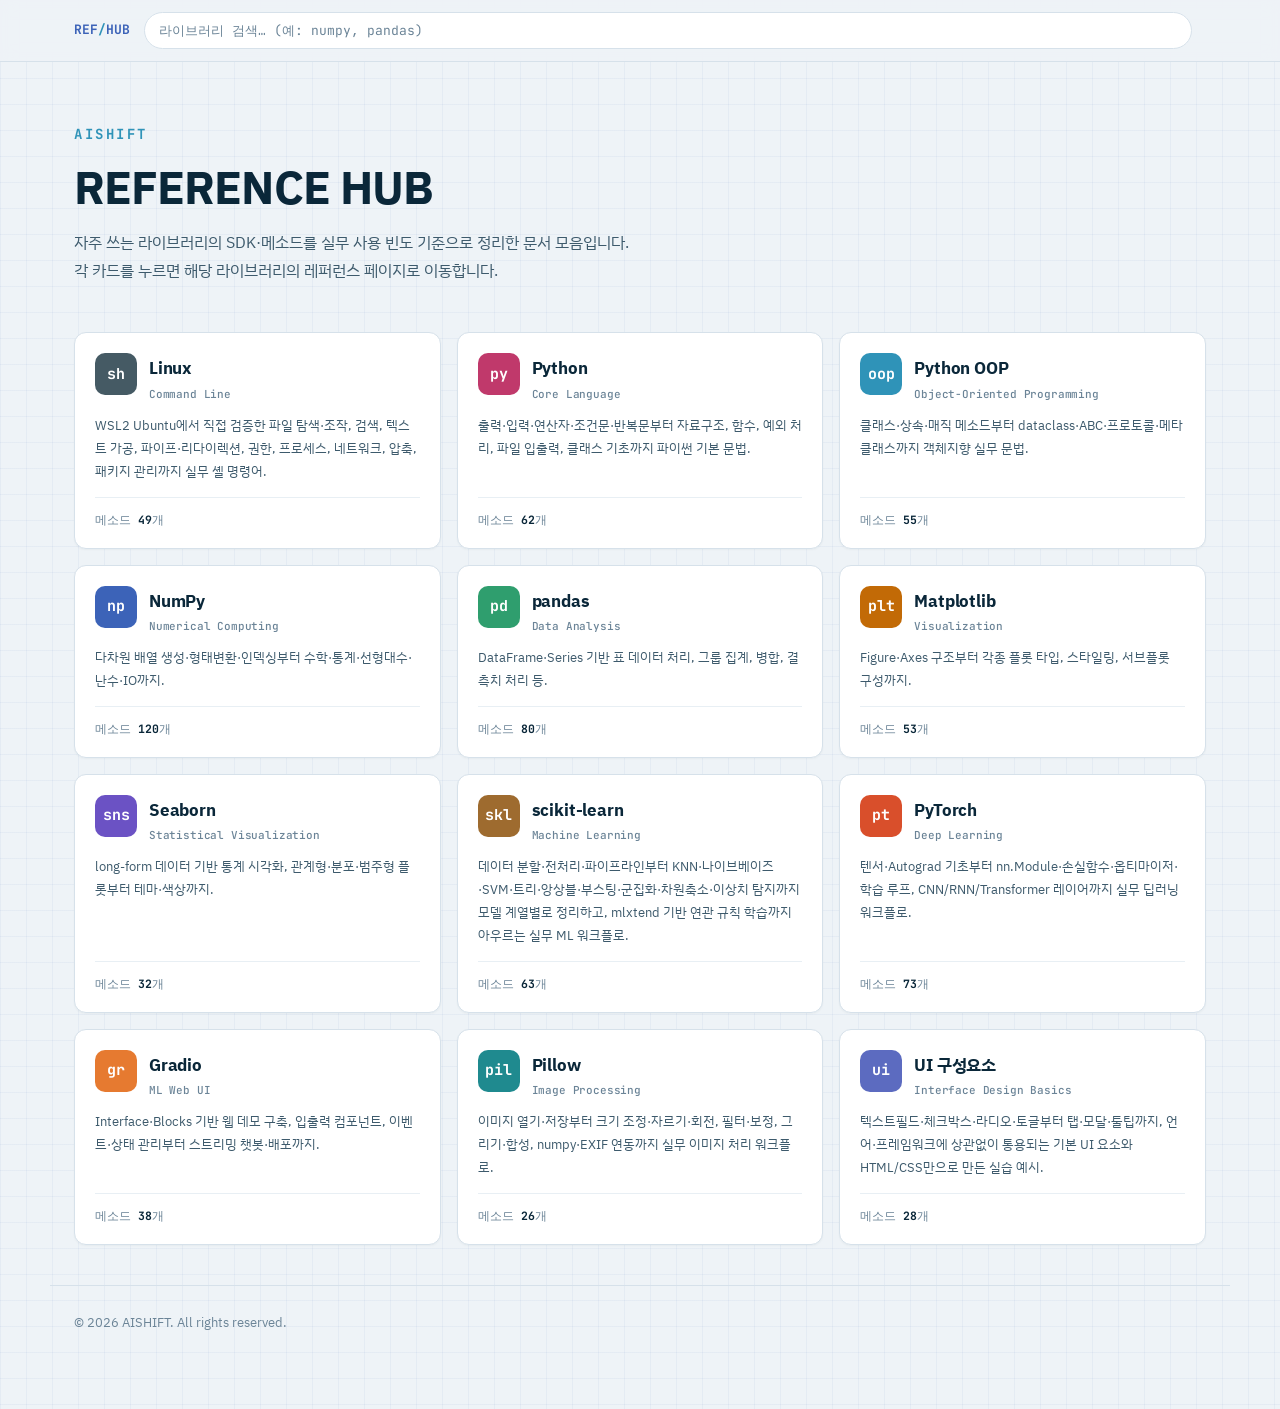
<file: index.html>
<!DOCTYPE html>
<html lang="ko">
<head>
<meta charset="utf-8">
<meta name="viewport" content="width=device-width, initial-scale=1">
<title>REFERENCE HUB</title>
<link rel="preconnect" href="https://fonts.googleapis.com">
<link rel="preconnect" href="https://fonts.gstatic.com" crossorigin>
<link href="https://fonts.googleapis.com/css2?family=IBM+Plex+Sans+KR:wght@300;400;500;600;700&family=JetBrains+Mono:wght@400;500;700&display=swap" rel="stylesheet">
<link rel="stylesheet" href="styles.css">
</head>
<body>

<div class="bar">
  <div class="bar-in">
    <a class="brand" href="index.html">REF<span>/</span>HUB</a>
    <input id="q" type="text" placeholder="라이브러리 검색… (예: numpy, pandas)">
    <div id="qn"></div>
  </div>
</div>

<div class="hero">
  <div class="eyebrow">AISHIFT</div>
  <h1>REFERENCE HUB</h1>
  <p class="lede">
    자주 쓰는 라이브러리의 SDK·메소드를 실무 사용 빈도 기준으로 정리한 문서 모음입니다.<br>
    각 카드를 누르면 해당 라이브러리의 레퍼런스 페이지로 이동합니다.
  </p>
</div>

<div class="loaderr" id="loaderr">
  <div class="box">
    <b>topics.json을 불러오지 못했습니다.</b>
    로컬에서 <code>index.html</code>을 <code>file://</code>로 직접 열면 브라우저 보안 정책 때문에 fetch가 차단될 수 있습니다.
    같은 폴더에서 간단한 로컬 서버로 열어주세요. 예) 터미널에서 <code>python3 -m http.server</code> 실행 후 <code>http://localhost:8000</code> 접속.
  </div>
</div>

<div class="wrap">
  <div class="grid" id="grid"></div>
  <div class="empty" id="empty">검색 결과가 없습니다.</div>
</div>

<footer>
  <p class="copyright">&copy; 2026 AISHIFT. All rights reserved.</p>
</footer>

<script src="app.js"></script>
</body>
</html>
</file>
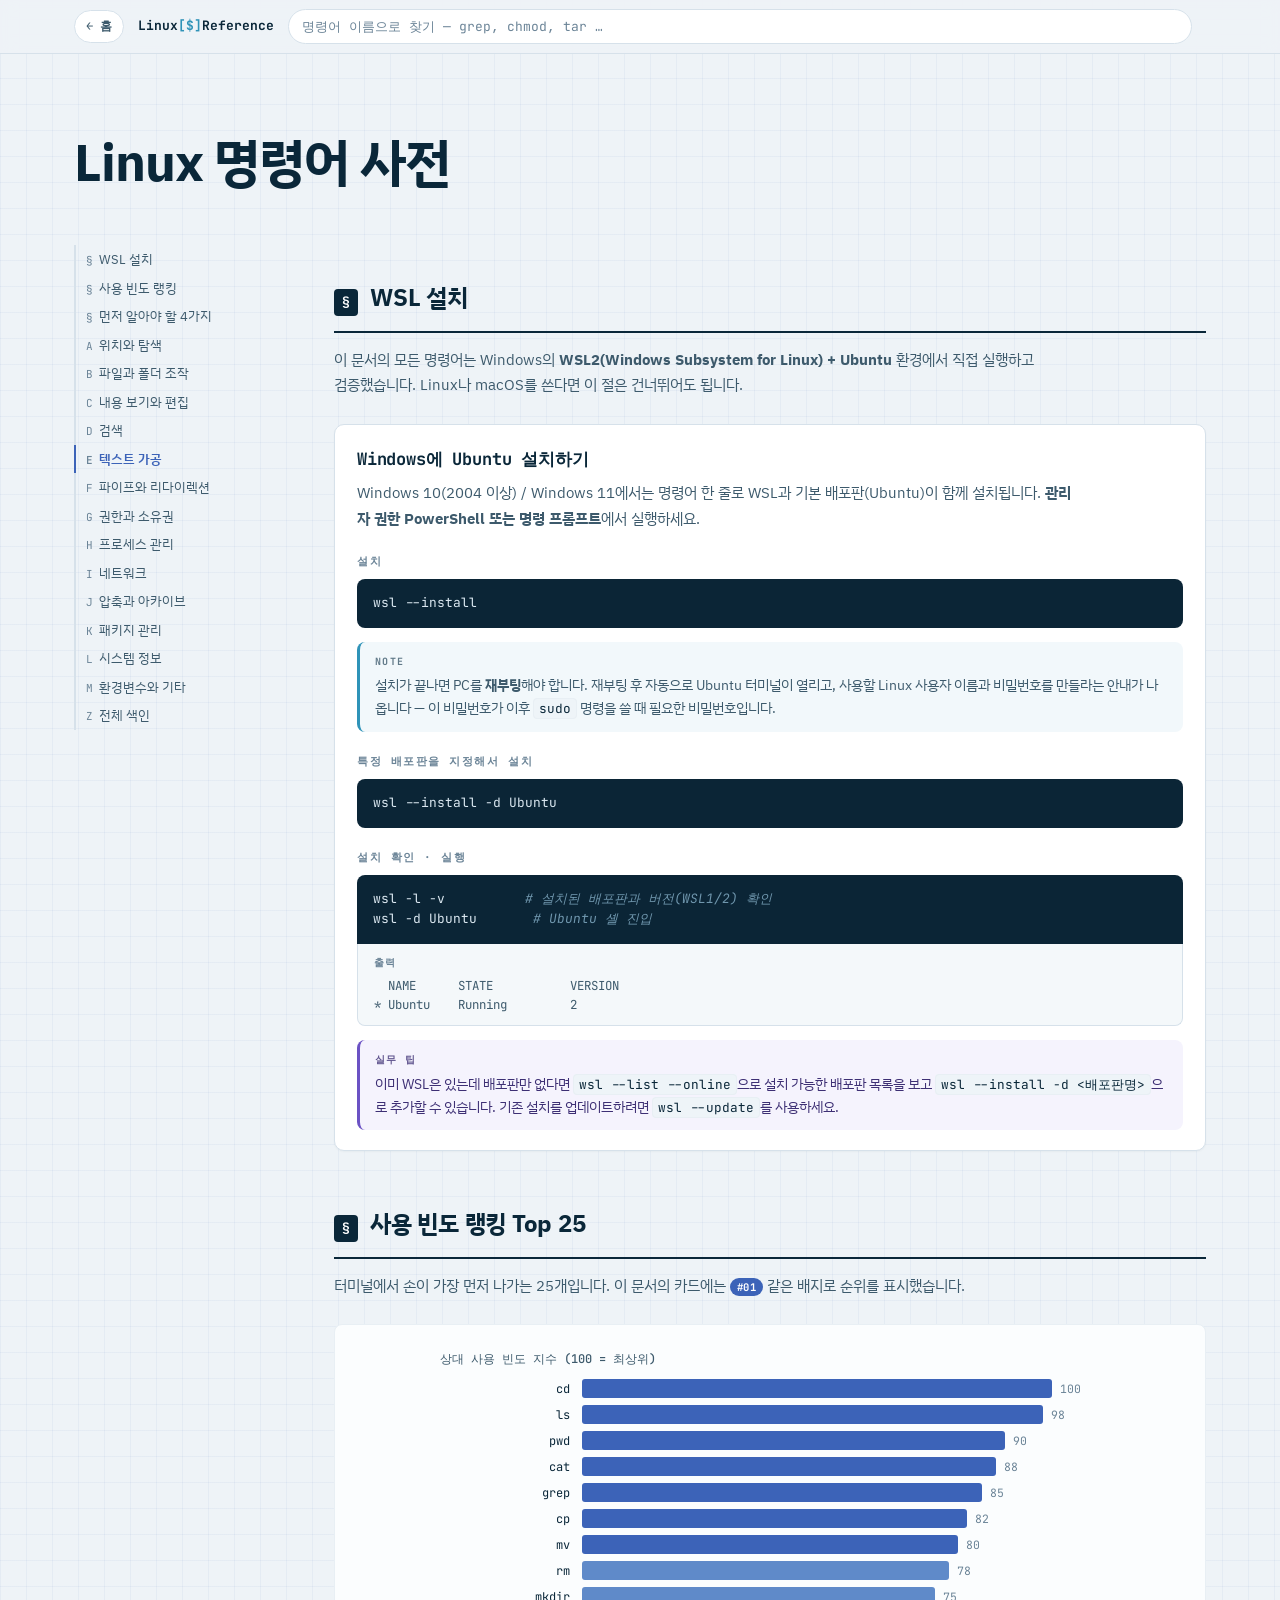
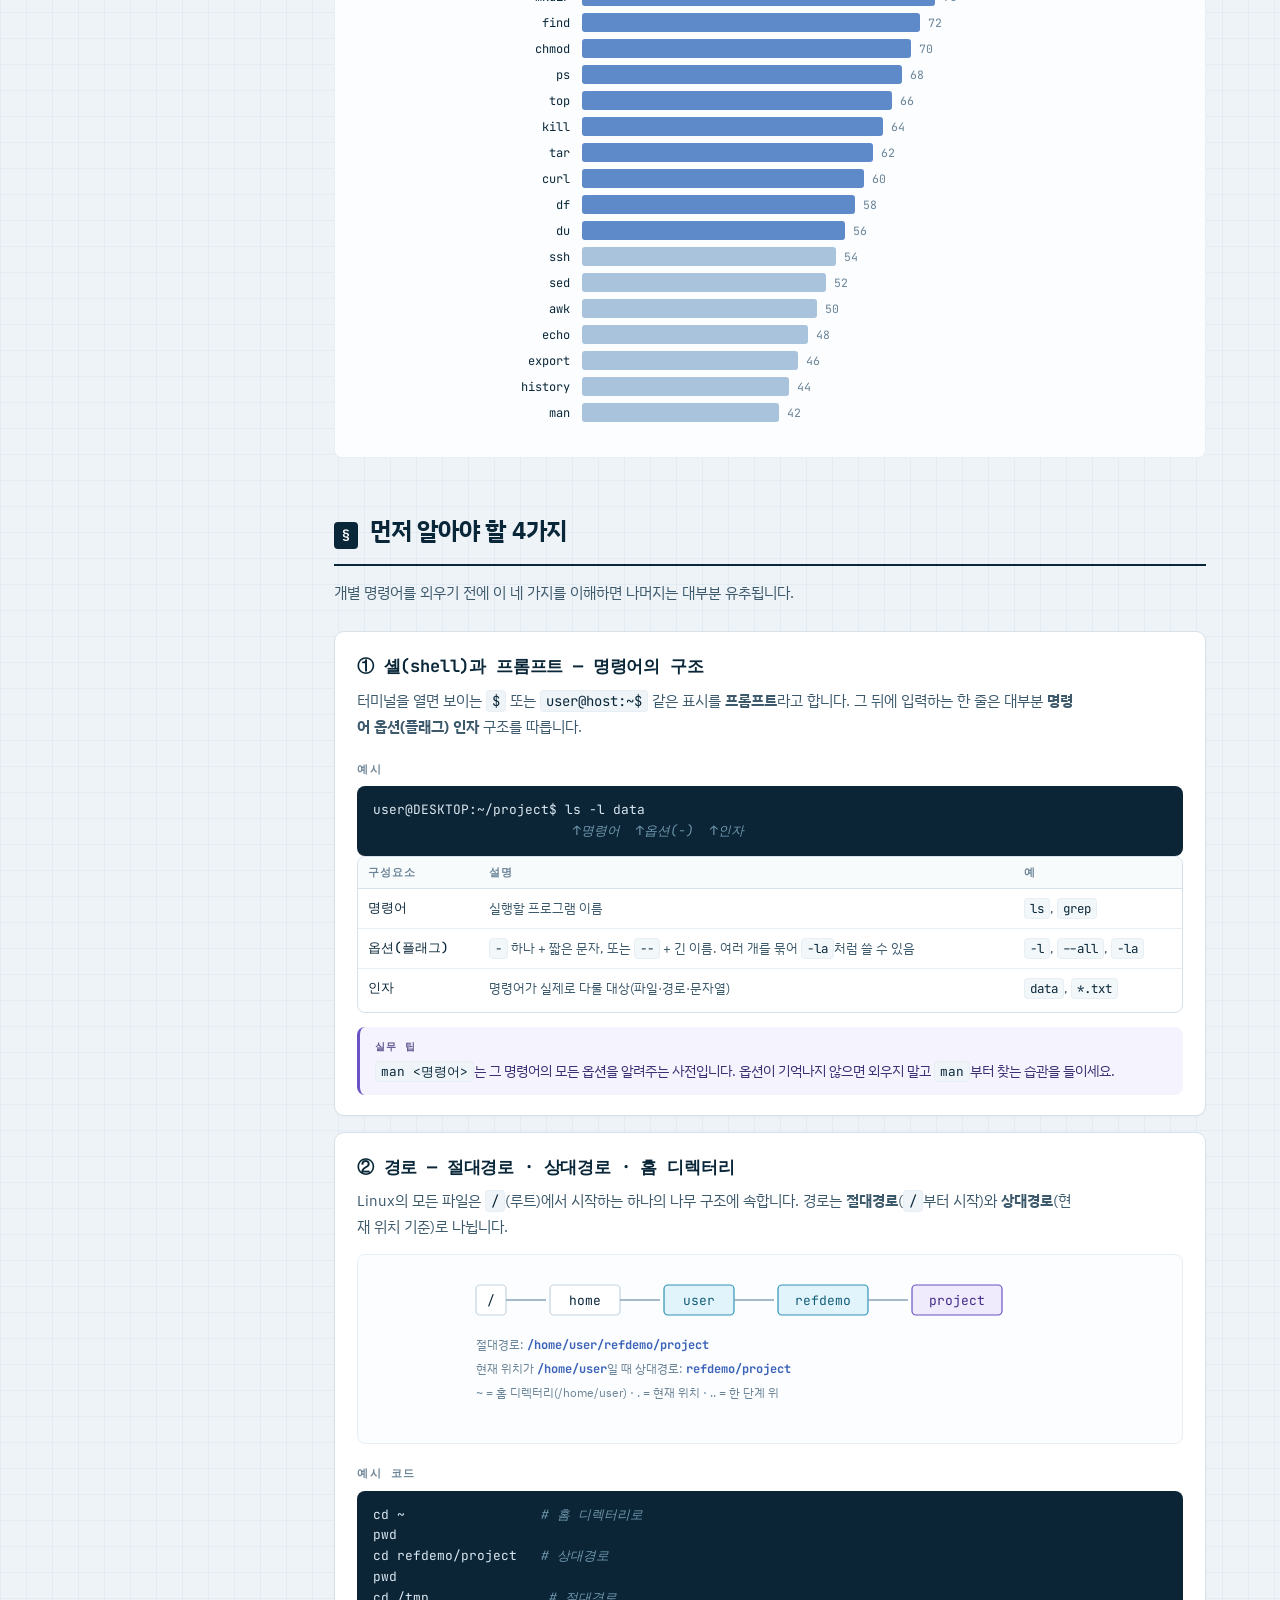
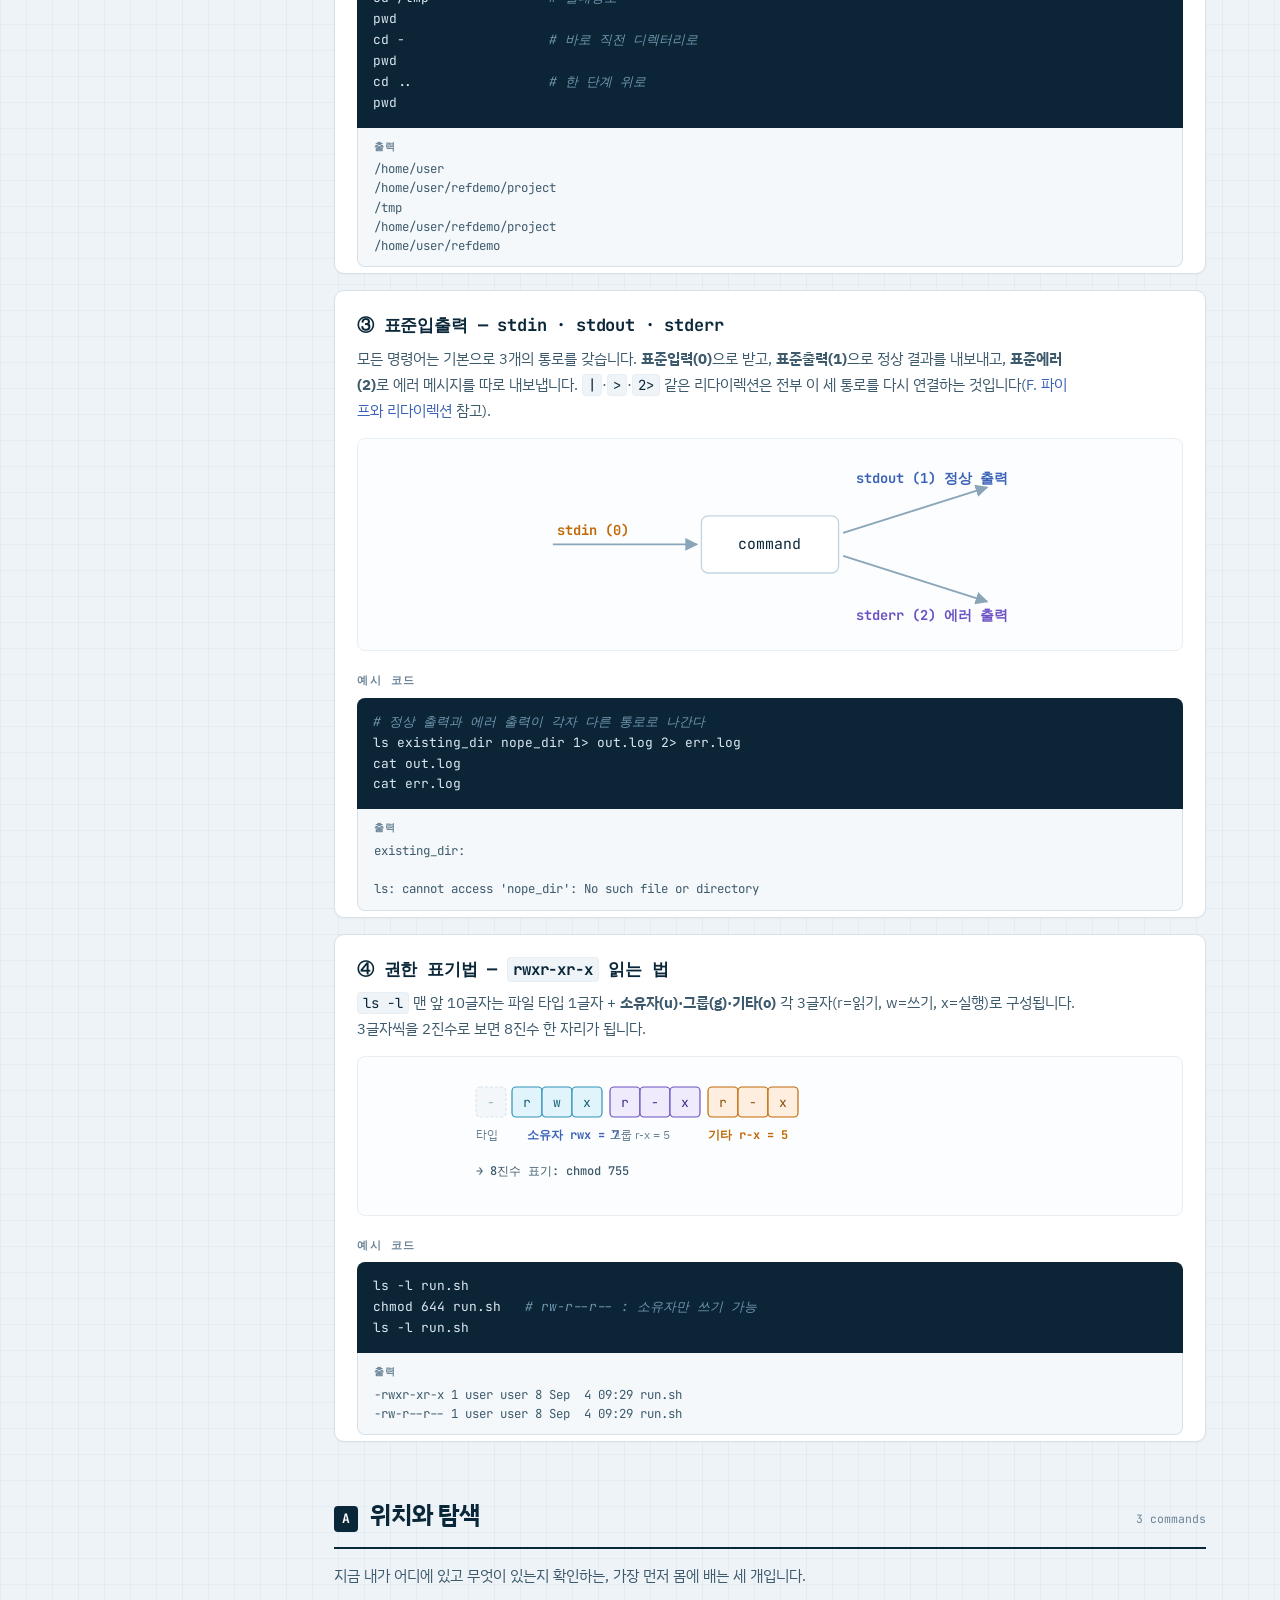
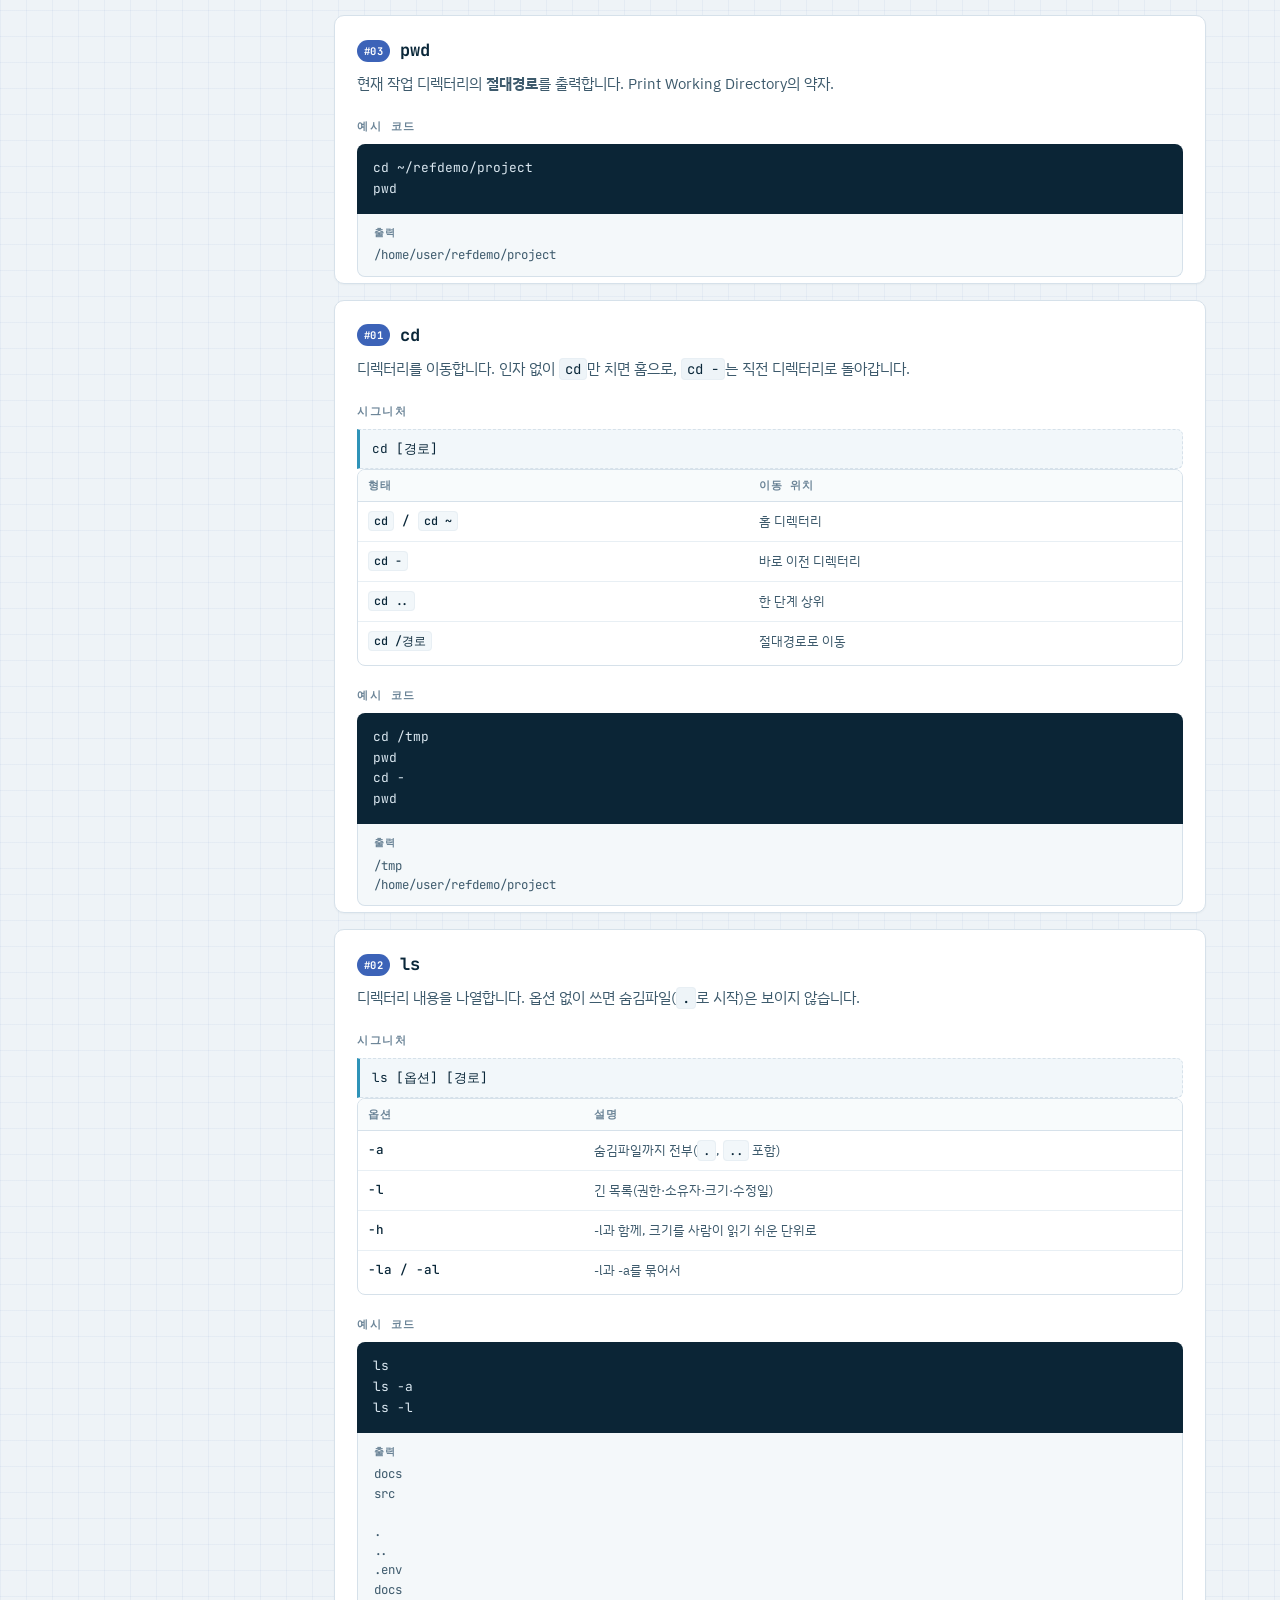
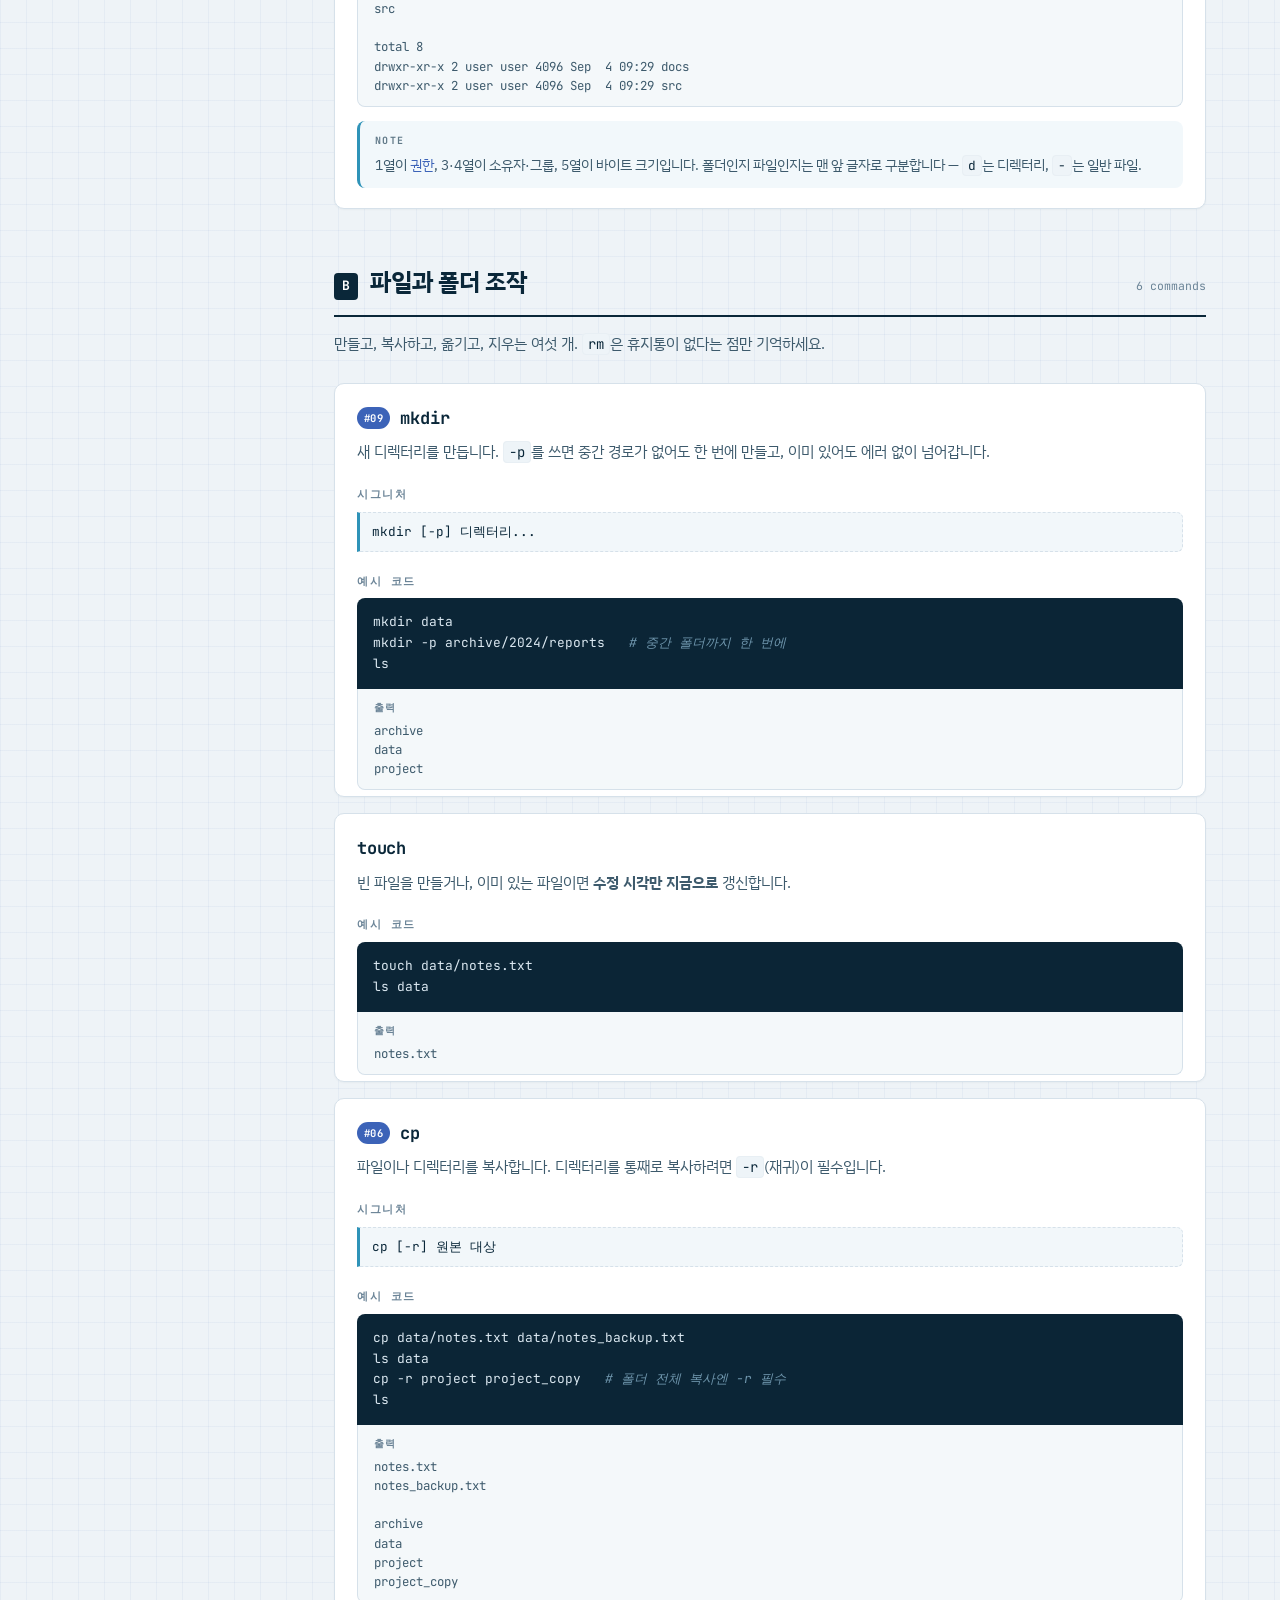
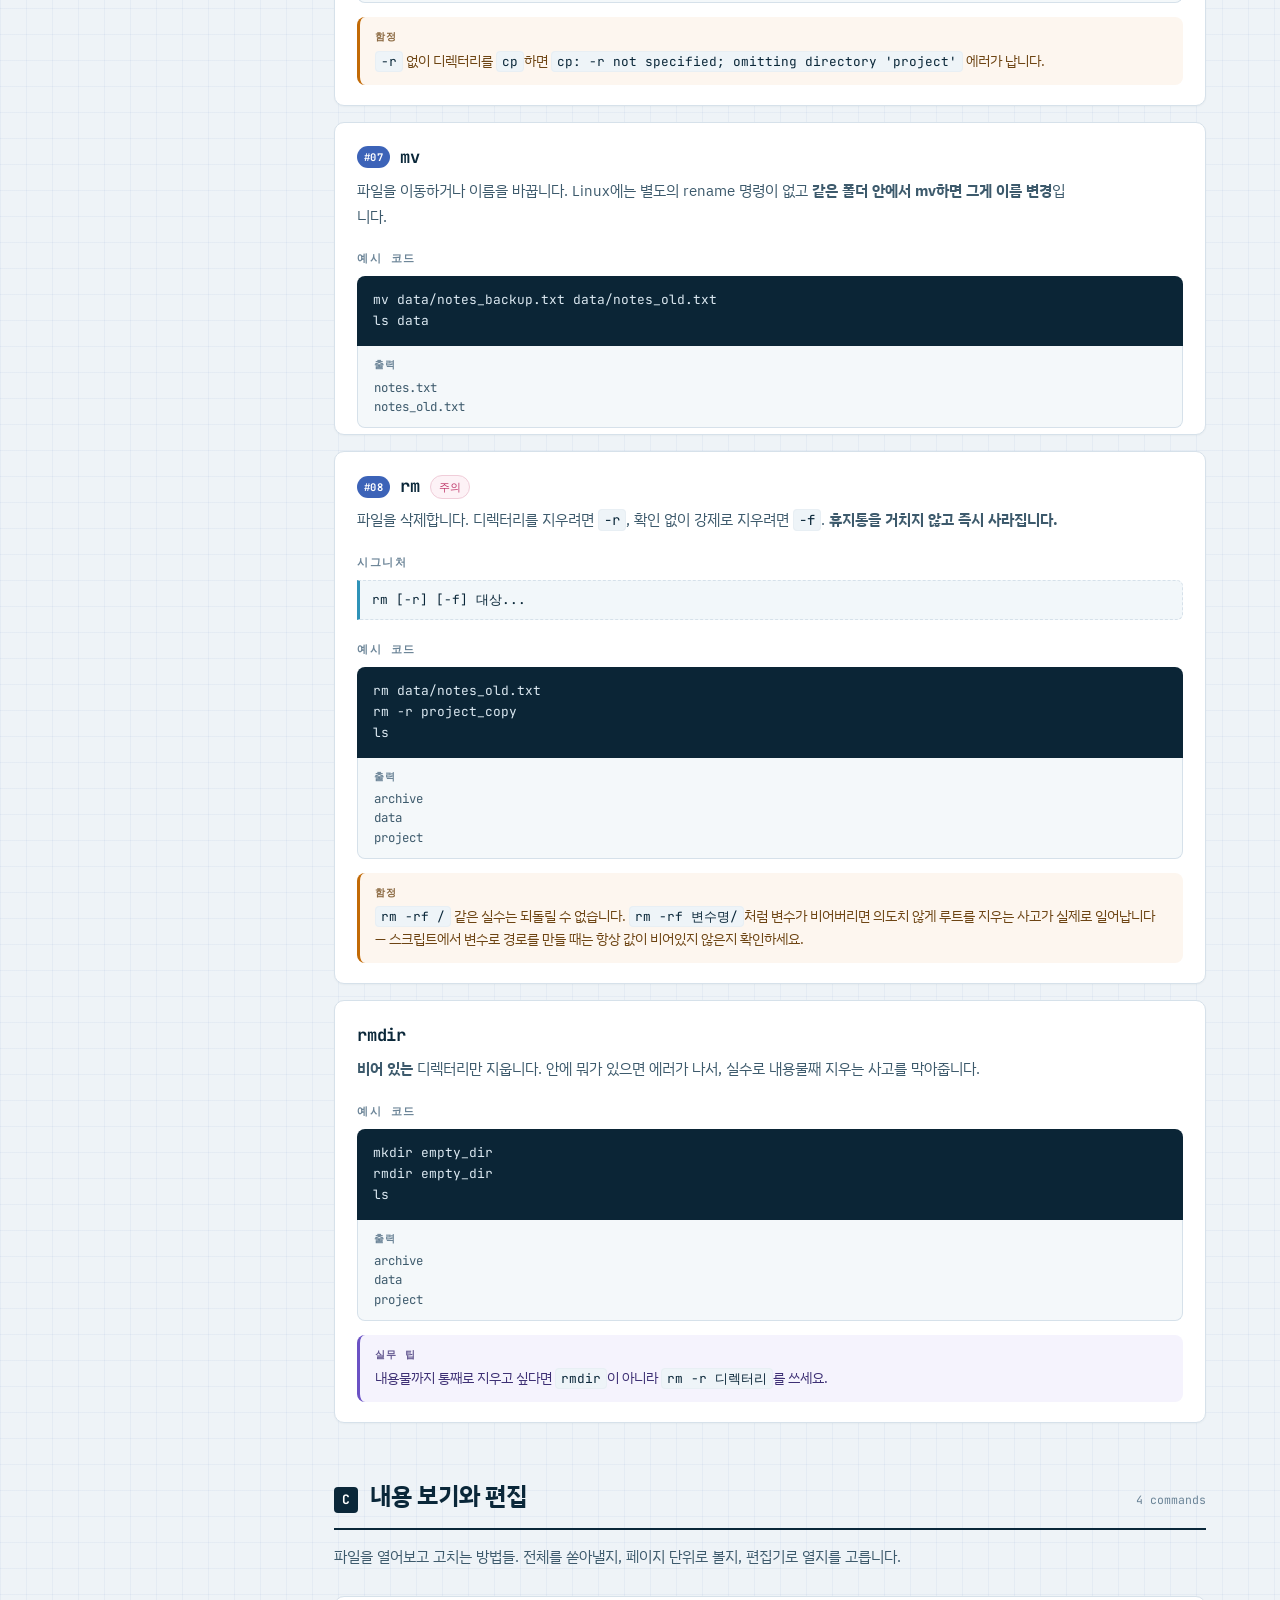
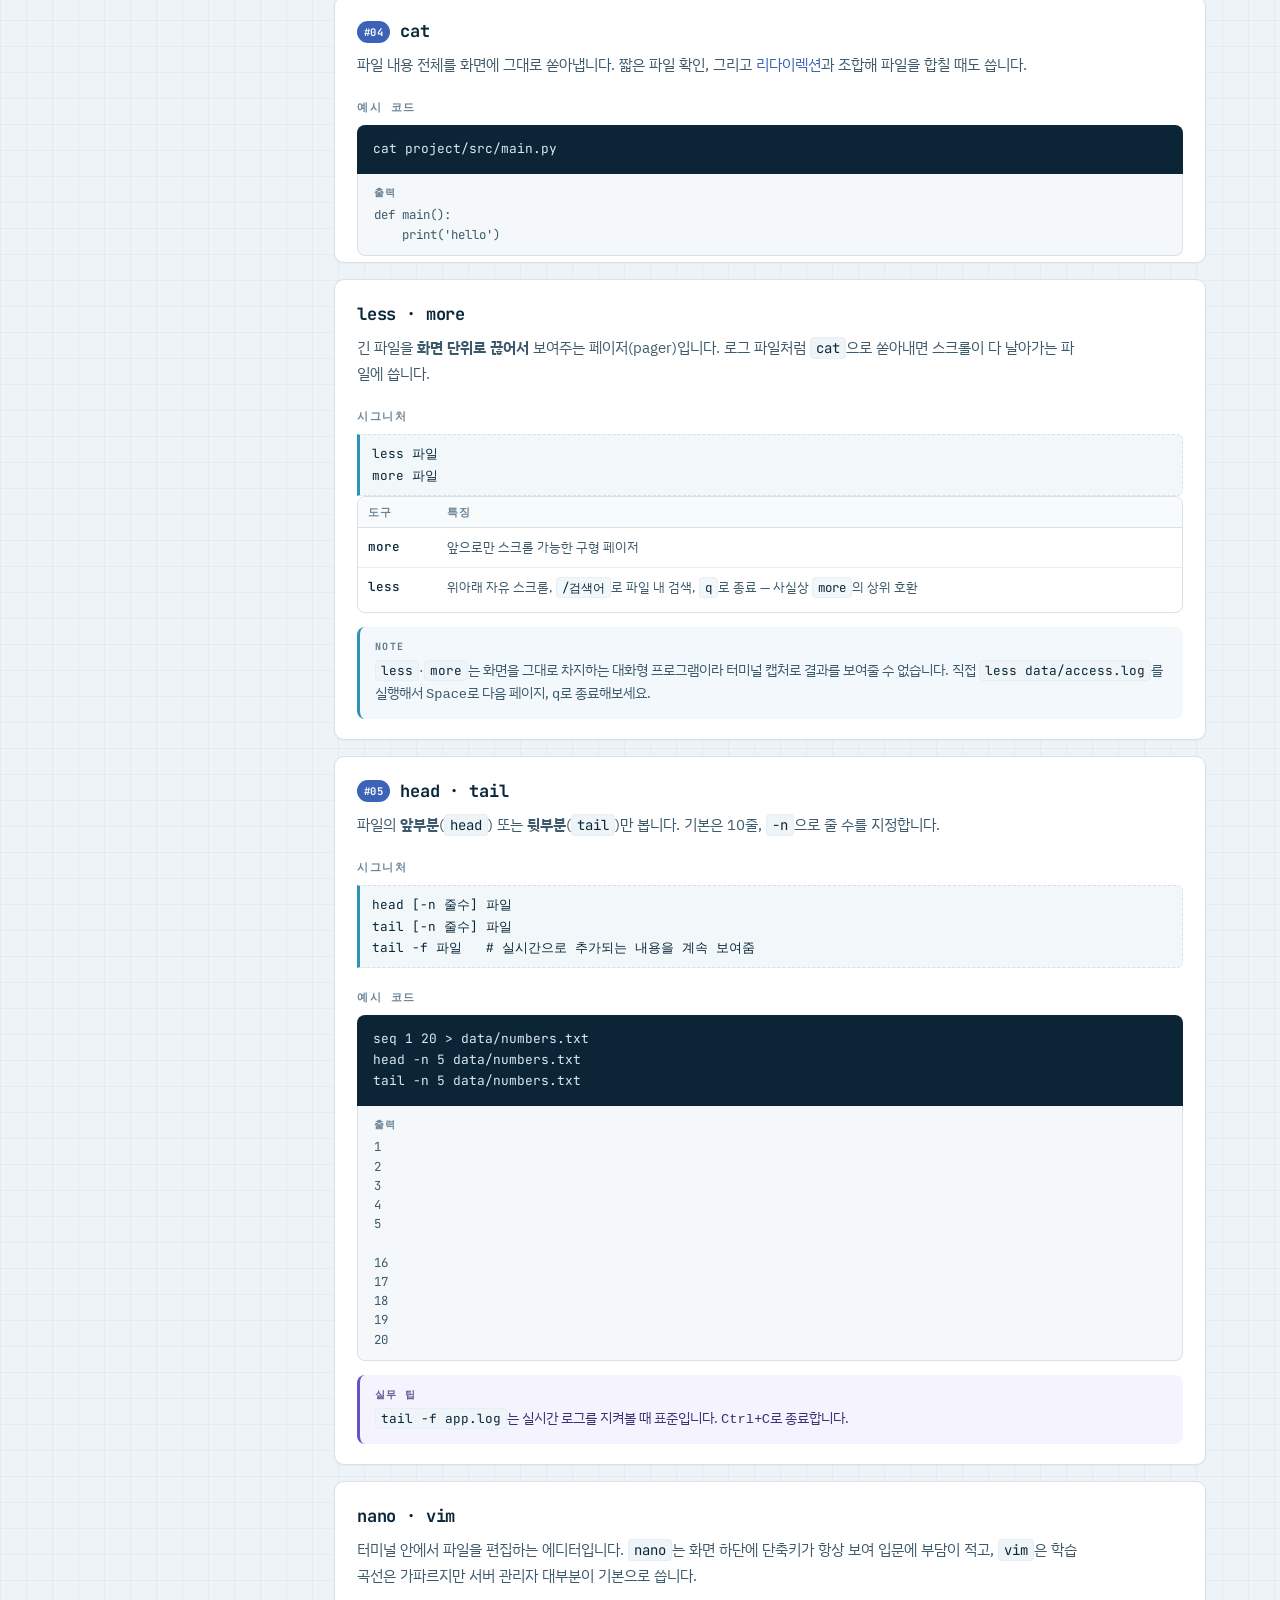
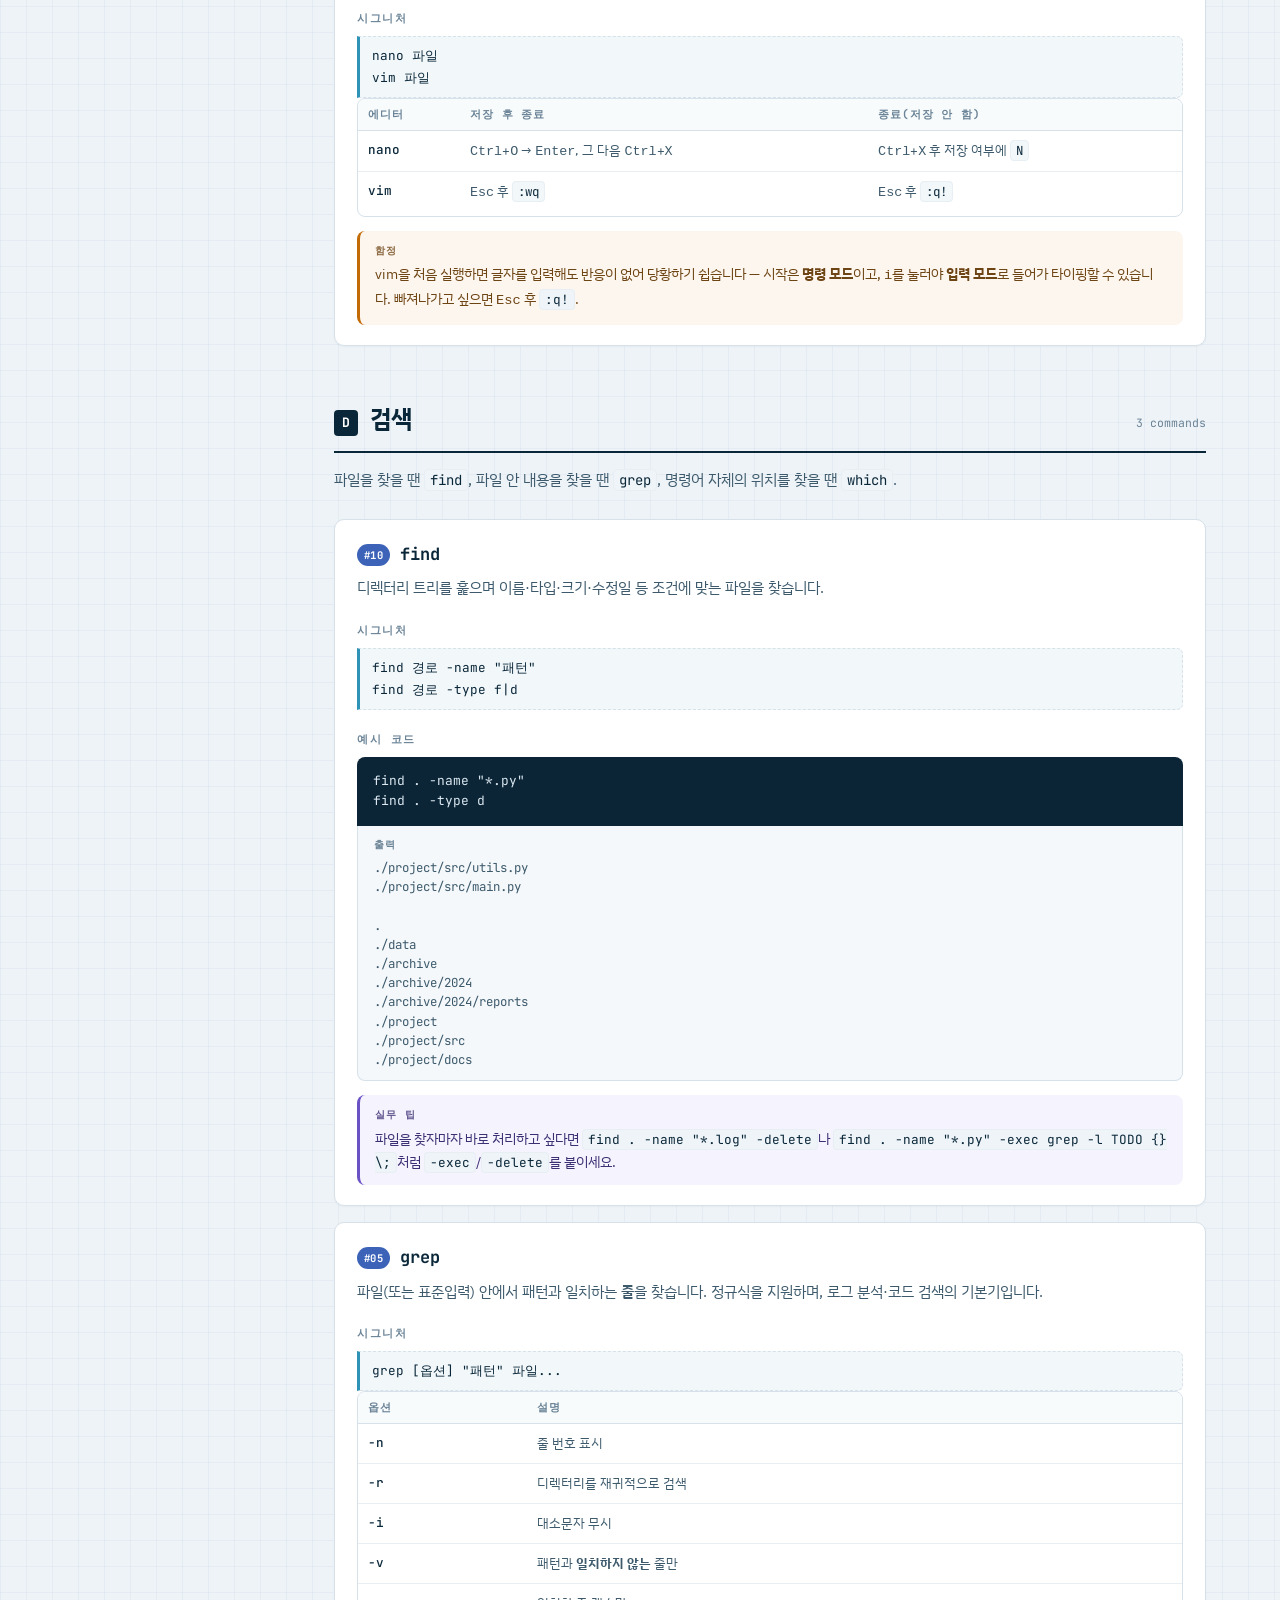
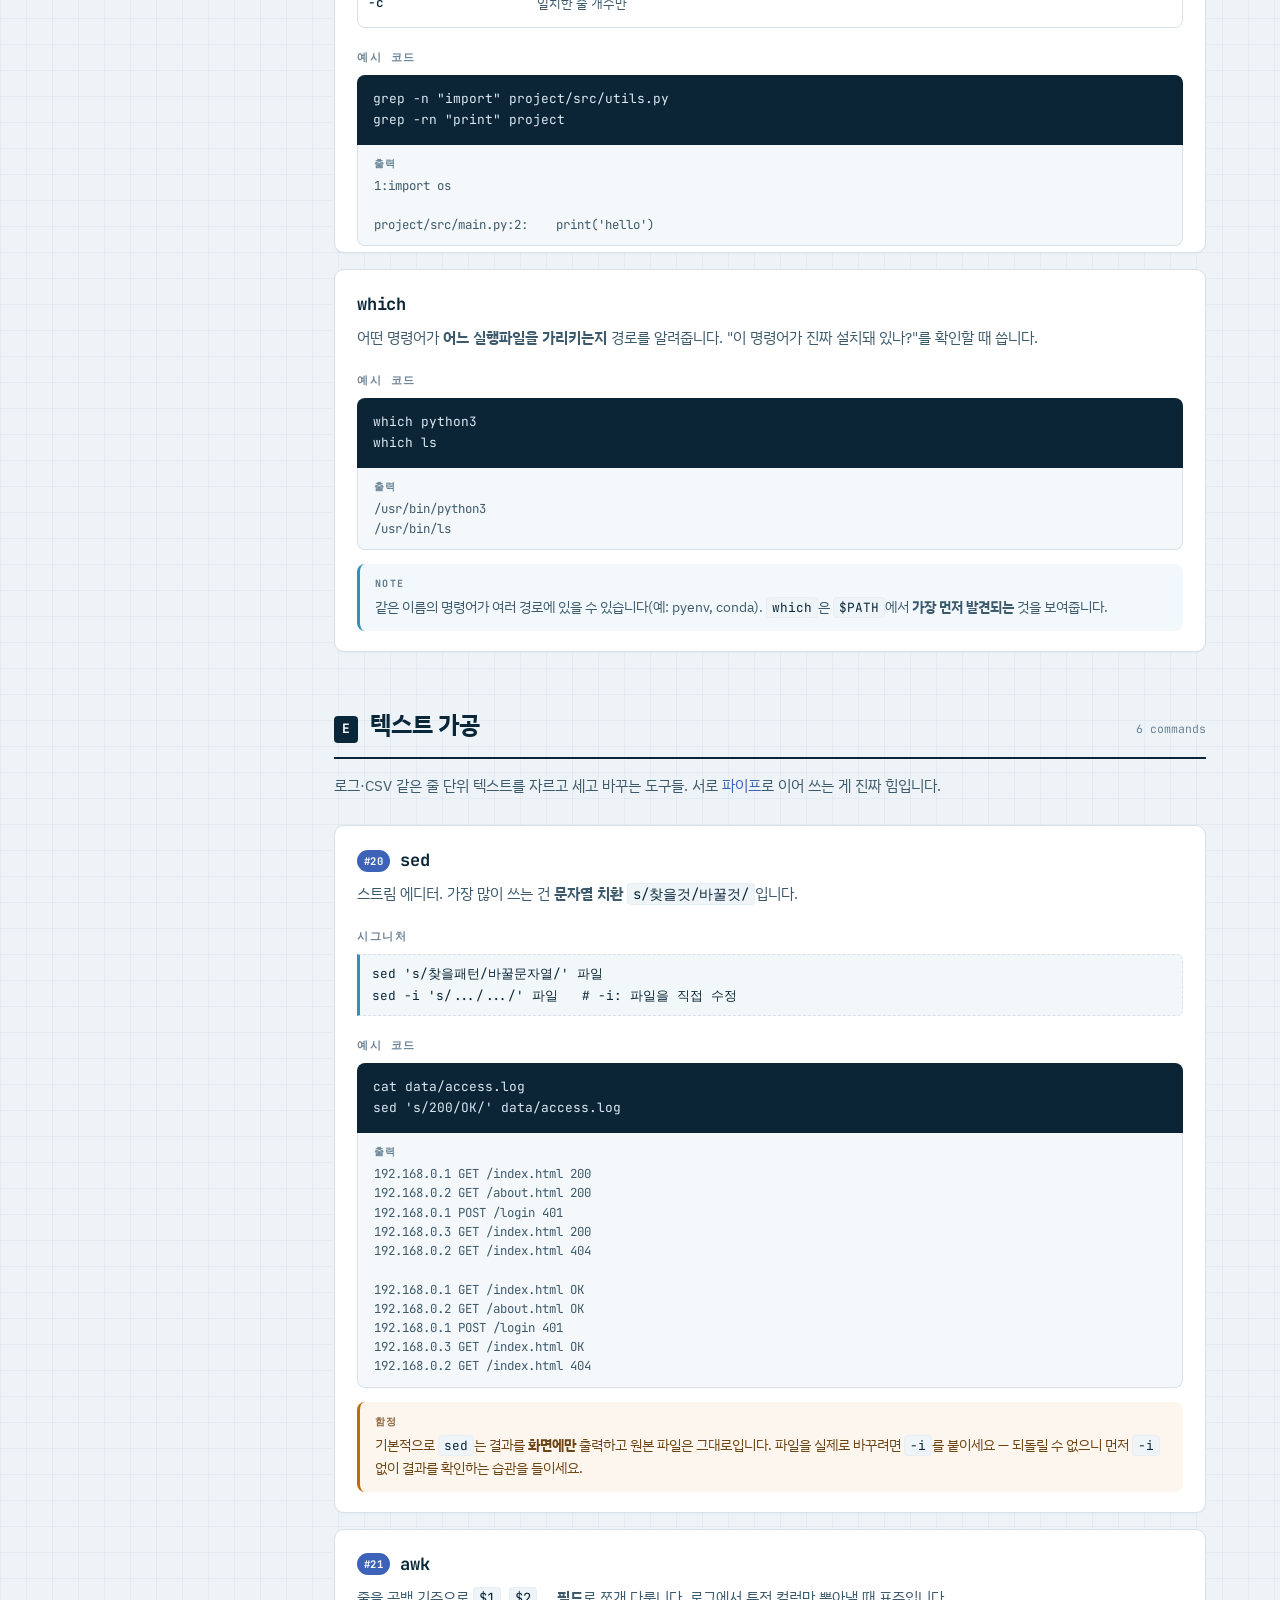
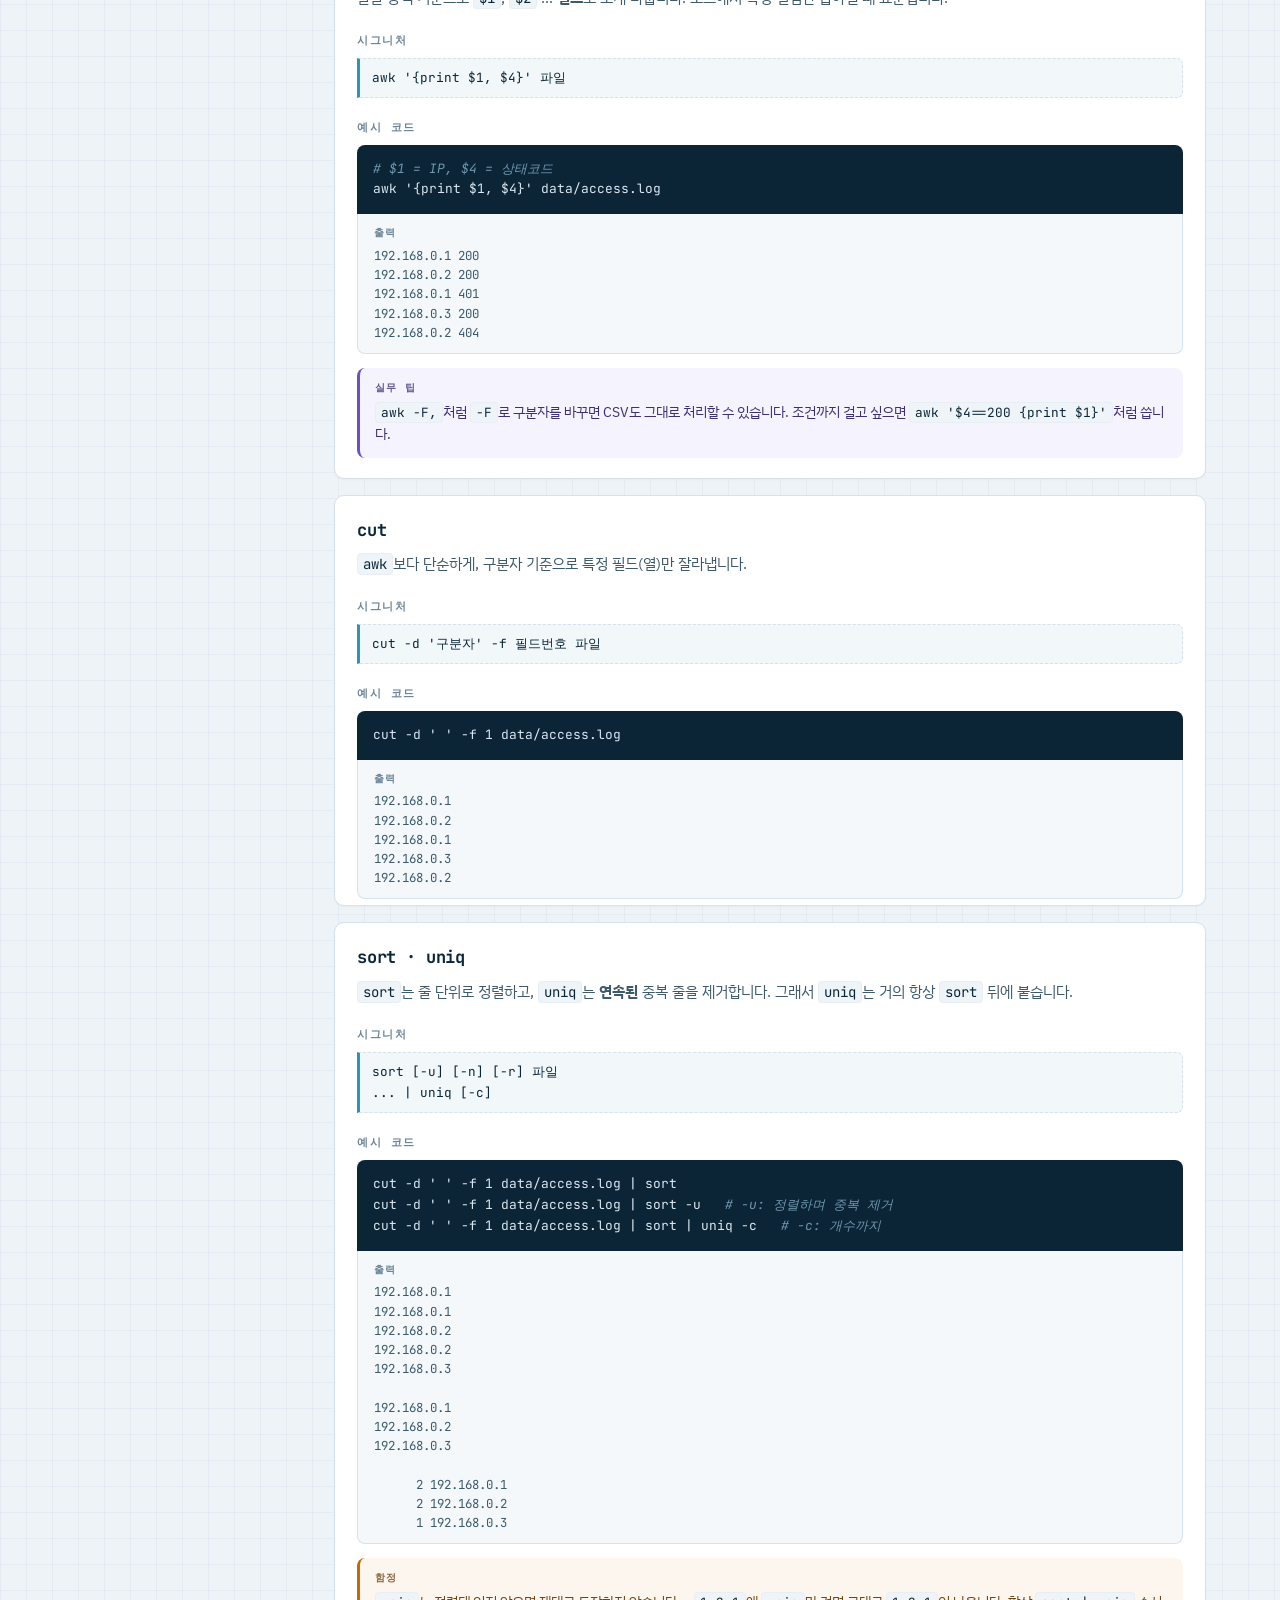
<file: pages/linux-reference.html>
<!DOCTYPE html>
<html lang="ko">
<head>
<meta charset="utf-8">
<meta name="viewport" content="width=device-width, initial-scale=1">
<title>Linux 실무 레퍼런스 — 명령어 A to Z</title>
<link rel="preconnect" href="https://fonts.googleapis.com">
<link rel="preconnect" href="https://fonts.gstatic.com" crossorigin>
<link href="https://fonts.googleapis.com/css2?family=IBM+Plex+Sans+KR:wght@300;400;500;600;700&family=JetBrains+Mono:wght@400;500;700&display=swap" rel="stylesheet">
<link rel="stylesheet" href="reference.css">
</head>
<body>

<div class="bar">
  <div class="bar-in">
    <a class="home" href="../index.html">← 홈</a>
    <div class="brand">Linux<span>[$]</span>Reference</div>
    <input id="q" type="search" placeholder="명령어 이름으로 찾기 — grep, chmod, tar …" aria-label="명령어 검색">
    <div id="qn" aria-live="polite"></div>
  </div>
</div>

<header class="hero">
  <h1>Linux 명령어 사전</h1>
</header>

<div class="wrap">
<nav class="toc" aria-label="목차">
  <ol>
    <li><a href="#install"><span class="k">§</span>WSL 설치</a></li>
    <li><a href="#rank"><span class="k">§</span>사용 빈도 랭킹</a></li>
    <li><a href="#core"><span class="k">§</span>먼저 알아야 할 4가지</a></li>
    <li><a href="#a"><span class="k">A</span>위치와 탐색</a></li>
    <li><a href="#b"><span class="k">B</span>파일과 폴더 조작</a></li>
    <li><a href="#c"><span class="k">C</span>내용 보기와 편집</a></li>
    <li><a href="#d"><span class="k">D</span>검색</a></li>
    <li><a href="#e"><span class="k">E</span>텍스트 가공</a></li>
    <li><a href="#f"><span class="k">F</span>파이프와 리다이렉션</a></li>
    <li><a href="#g"><span class="k">G</span>권한과 소유권</a></li>
    <li><a href="#h"><span class="k">H</span>프로세스 관리</a></li>
    <li><a href="#i"><span class="k">I</span>네트워크</a></li>
    <li><a href="#j"><span class="k">J</span>압축과 아카이브</a></li>
    <li><a href="#k"><span class="k">K</span>패키지 관리</a></li>
    <li><a href="#l"><span class="k">L</span>시스템 정보</a></li>
    <li><a href="#m"><span class="k">M</span>환경변수와 기타</a></li>
    <li><a href="#z"><span class="k">Z</span>전체 색인</a></li>
  </ol>
</nav>

<main>

<!-- ============ WSL 설치 ============ -->
<section id="install">
  <div class="sec-h"><span class="key">§</span><h2>WSL 설치</h2></div>
  <p class="sec-note">이 문서의 모든 명령어는 Windows의 <b>WSL2(Windows Subsystem for Linux) + Ubuntu</b> 환경에서 직접 실행하고 검증했습니다. Linux나 macOS를 쓴다면 이 절은 건너뛰어도 됩니다.</p>

  <div class="fn">
    <div class="fn-h"><h3>Windows에 Ubuntu 설치하기</h3></div>
    <p>Windows 10(2004 이상) / Windows 11에서는 명령어 한 줄로 WSL과 기본 배포판(Ubuntu)이 함께 설치됩니다. <b>관리자 권한 PowerShell 또는 명령 프롬프트</b>에서 실행하세요.</p>
    <h4>설치</h4>
    <pre>wsl --install</pre>
    <div class="note">설치가 끝나면 PC를 <b>재부팅</b>해야 합니다. 재부팅 후 자동으로 Ubuntu 터미널이 열리고, 사용할 Linux 사용자 이름과 비밀번호를 만들라는 안내가 나옵니다 — 이 비밀번호가 이후 <code>sudo</code> 명령을 쓸 때 필요한 비밀번호입니다.</div>
    <h4>특정 배포판을 지정해서 설치</h4>
    <pre>wsl --install -d Ubuntu</pre>
    <h4>설치 확인 · 실행</h4>
    <pre class="has-out">wsl -l -v          <span class="c"># 설치된 배포판과 버전(WSL1/2) 확인</span>
wsl -d Ubuntu       <span class="c"># Ubuntu 셸 진입</span></pre>
    <div class="out">  NAME      STATE           VERSION
* Ubuntu    Running         2</div>
    <div class="tip">이미 WSL은 있는데 배포판만 없다면 <code>wsl --list --online</code>으로 설치 가능한 배포판 목록을 보고 <code>wsl --install -d &lt;배포판명&gt;</code>으로 추가할 수 있습니다. 기존 설치를 업데이트하려면 <code>wsl --update</code>를 사용하세요.</div>
  </div>
</section>

<!-- ============ 랭킹 ============ -->
<section id="rank">
  <div class="sec-h"><span class="key">§</span><h2>사용 빈도 랭킹 Top 25</h2></div>
  <p class="sec-note">터미널에서 손이 가장 먼저 나가는 25개입니다. 이 문서의 카드에는 <span class="rank">#01</span> 같은 배지로 순위를 표시했습니다.</p>
  <div class="viz wide"><svg viewBox="0 0 700 704" style="max-width:700px" xmlns="http://www.w3.org/2000/svg" role="img"><defs><marker id="ah" viewBox="0 0 10 10" refX="9" refY="5" markerWidth="7" markerHeight="7" orient="auto"><path d="M0 0 L10 5 L0 10 z" class="ahp"/></marker></defs><text class="rl" x="150" y="54" text-anchor="end">cd</text><rect class="bar b1" x="162" y="40" width="470" height="19" rx="3"/><text class="rn" x="640" y="54">100</text><text class="rl" x="150" y="80" text-anchor="end">ls</text><rect class="bar b1" x="162" y="66" width="461" height="19" rx="3"/><text class="rn" x="631" y="80">98</text><text class="rl" x="150" y="106" text-anchor="end">pwd</text><rect class="bar b1" x="162" y="92" width="423" height="19" rx="3"/><text class="rn" x="593" y="106">90</text><text class="rl" x="150" y="132" text-anchor="end">cat</text><rect class="bar b1" x="162" y="118" width="414" height="19" rx="3"/><text class="rn" x="584" y="132">88</text><text class="rl" x="150" y="158" text-anchor="end">grep</text><rect class="bar b1" x="162" y="144" width="400" height="19" rx="3"/><text class="rn" x="570" y="158">85</text><text class="rl" x="150" y="184" text-anchor="end">cp</text><rect class="bar b1" x="162" y="170" width="385" height="19" rx="3"/><text class="rn" x="555" y="184">82</text><text class="rl" x="150" y="210" text-anchor="end">mv</text><rect class="bar b1" x="162" y="196" width="376" height="19" rx="3"/><text class="rn" x="546" y="210">80</text><text class="rl" x="150" y="236" text-anchor="end">rm</text><rect class="bar b2" x="162" y="222" width="367" height="19" rx="3"/><text class="rn" x="537" y="236">78</text><text class="rl" x="150" y="262" text-anchor="end">mkdir</text><rect class="bar b2" x="162" y="248" width="353" height="19" rx="3"/><text class="rn" x="523" y="262">75</text><text class="rl" x="150" y="288" text-anchor="end">find</text><rect class="bar b2" x="162" y="274" width="338" height="19" rx="3"/><text class="rn" x="508" y="288">72</text><text class="rl" x="150" y="314" text-anchor="end">chmod</text><rect class="bar b2" x="162" y="300" width="329" height="19" rx="3"/><text class="rn" x="499" y="314">70</text><text class="rl" x="150" y="340" text-anchor="end">ps</text><rect class="bar b2" x="162" y="326" width="320" height="19" rx="3"/><text class="rn" x="490" y="340">68</text><text class="rl" x="150" y="366" text-anchor="end">top</text><rect class="bar b2" x="162" y="352" width="310" height="19" rx="3"/><text class="rn" x="480" y="366">66</text><text class="rl" x="150" y="392" text-anchor="end">kill</text><rect class="bar b2" x="162" y="378" width="301" height="19" rx="3"/><text class="rn" x="471" y="392">64</text><text class="rl" x="150" y="418" text-anchor="end">tar</text><rect class="bar b2" x="162" y="404" width="291" height="19" rx="3"/><text class="rn" x="461" y="418">62</text><text class="rl" x="150" y="444" text-anchor="end">curl</text><rect class="bar b2" x="162" y="430" width="282" height="19" rx="3"/><text class="rn" x="452" y="444">60</text><text class="rl" x="150" y="470" text-anchor="end">df</text><rect class="bar b2" x="162" y="456" width="273" height="19" rx="3"/><text class="rn" x="443" y="470">58</text><text class="rl" x="150" y="496" text-anchor="end">du</text><rect class="bar b2" x="162" y="482" width="263" height="19" rx="3"/><text class="rn" x="433" y="496">56</text><text class="rl" x="150" y="522" text-anchor="end">ssh</text><rect class="bar b3" x="162" y="508" width="254" height="19" rx="3"/><text class="rn" x="424" y="522">54</text><text class="rl" x="150" y="548" text-anchor="end">sed</text><rect class="bar b3" x="162" y="534" width="244" height="19" rx="3"/><text class="rn" x="414" y="548">52</text><text class="rl" x="150" y="574" text-anchor="end">awk</text><rect class="bar b3" x="162" y="560" width="235" height="19" rx="3"/><text class="rn" x="405" y="574">50</text><text class="rl" x="150" y="600" text-anchor="end">echo</text><rect class="bar b3" x="162" y="586" width="226" height="19" rx="3"/><text class="rn" x="396" y="600">48</text><text class="rl" x="150" y="626" text-anchor="end">export</text><rect class="bar b3" x="162" y="612" width="216" height="19" rx="3"/><text class="rn" x="386" y="626">46</text><text class="rl" x="150" y="652" text-anchor="end">history</text><rect class="bar b3" x="162" y="638" width="207" height="19" rx="3"/><text class="rn" x="377" y="652">44</text><text class="rl" x="150" y="678" text-anchor="end">man</text><rect class="bar b3" x="162" y="664" width="197" height="19" rx="3"/><text class="rn" x="367" y="678">42</text><text class="gt" x="20" y="24">상대 사용 빈도 지수 (100 = 최상위)</text></svg></div>
</section>

<!-- ============ 핵심 개념 ============ -->
<section id="core">
  <div class="sec-h"><span class="key">§</span><h2>먼저 알아야 할 4가지</h2></div>
  <p class="sec-note">개별 명령어를 외우기 전에 이 네 가지를 이해하면 나머지는 대부분 유추됩니다.</p>

  <div class="fn">
    <div class="fn-h"><h3>① 셸(shell)과 프롬프트 — 명령어의 구조</h3></div>
    <p>터미널을 열면 보이는 <code>$</code> 또는 <code>user@host:~$</code> 같은 표시를 <b>프롬프트</b>라고 합니다. 그 뒤에 입력하는 한 줄은 대부분 <b>명령어 옵션(플래그) 인자</b> 구조를 따릅니다.</p>
    <h4>예시</h4>
    <pre>user@DESKTOP:~/project$ ls -l data
                         <span class="c">↑명령어  ↑옵션(-)  ↑인자</span></pre>
    <div class="tbl-wrap"><table>
      <tr><th>구성요소</th><th>설명</th><th>예</th></tr>
      <tr><td>명령어</td><td>실행할 프로그램 이름</td><td><code>ls</code>, <code>grep</code></td></tr>
      <tr><td>옵션(플래그)</td><td><code>-</code> 하나 + 짧은 문자, 또는 <code>--</code> + 긴 이름. 여러 개를 묶어 <code>-la</code>처럼 쓸 수 있음</td><td><code>-l</code>, <code>--all</code>, <code>-la</code></td></tr>
      <tr><td>인자</td><td>명령어가 실제로 다룰 대상(파일·경로·문자열)</td><td><code>data</code>, <code>*.txt</code></td></tr>
    </table></div>
    <div class="tip"><code>man &lt;명령어&gt;</code>는 그 명령어의 모든 옵션을 알려주는 사전입니다. 옵션이 기억나지 않으면 외우지 말고 <code>man</code>부터 찾는 습관을 들이세요.</div>
  </div>

  <div class="fn">
    <div class="fn-h"><h3>② 경로 — 절대경로 · 상대경로 · 홈 디렉터리</h3></div>
    <p>Linux의 모든 파일은 <code>/</code>(루트)에서 시작하는 하나의 나무 구조에 속합니다. 경로는 <b>절대경로</b>(<code>/</code>부터 시작)와 <b>상대경로</b>(현재 위치 기준)로 나뉩니다.</p>
    <div class="viz wide"><svg viewBox="0 0 620 160" style="max-width:620px" xmlns="http://www.w3.org/2000/svg" role="img"><rect class="c c-base" x="16" y="16" width="30" height="30" rx="4"/><text class="ct" x="31" y="36">/</text><rect class="c c-base" x="90" y="16" width="70" height="30" rx="4"/><text class="ct" x="125" y="36">home</text><rect class="c c-acc" x="204" y="16" width="70" height="30" rx="4"/><text class="ct ct-acc" x="239" y="36">user</text><rect class="c c-acc" x="318" y="16" width="90" height="30" rx="4"/><text class="ct ct-acc" x="363" y="36">refdemo</text><rect class="c c-acc2" x="452" y="16" width="90" height="30" rx="4"/><text class="ct ct-acc2" x="497" y="36">project</text><line class="ar" x1="46" y1="31" x2="86" y2="31"/><line class="ar" x1="160" y1="31" x2="200" y2="31"/><line class="ar" x1="274" y1="31" x2="314" y2="31"/><line class="ar" x1="408" y1="31" x2="448" y2="31"/><text class="gd" x="16" y="80">절대경로: <tspan class="al">/home/user/refdemo/project</tspan></text><text class="gd" x="16" y="104">현재 위치가 <tspan class="al">/home/user</tspan>일 때 상대경로: <tspan class="al">refdemo/project</tspan></text><text class="gd" x="16" y="128">~ = 홈 디렉터리(/home/user) · . = 현재 위치 · .. = 한 단계 위</text></svg></div>
    <h4>예시 코드</h4>
    <pre class="has-out">cd ~                 <span class="c"># 홈 디렉터리로</span>
pwd
cd refdemo/project   <span class="c"># 상대경로</span>
pwd
cd /tmp               <span class="c"># 절대경로</span>
pwd
cd -                  <span class="c"># 바로 직전 디렉터리로</span>
pwd
cd ..                 <span class="c"># 한 단계 위로</span>
pwd</pre>
    <div class="out">/home/user
/home/user/refdemo/project
/tmp
/home/user/refdemo/project
/home/user/refdemo</div>
  </div>

  <div class="fn">
    <div class="fn-h"><h3>③ 표준입출력 — stdin · stdout · stderr</h3></div>
    <p>모든 명령어는 기본으로 3개의 통로를 갖습니다. <b>표준입력(0)</b>으로 받고, <b>표준출력(1)</b>으로 정상 결과를 내보내고, <b>표준에러(2)</b>로 에러 메시지를 따로 내보냅니다. <code>|</code>·<code>&gt;</code>·<code>2&gt;</code> 같은 리다이렉션은 전부 이 세 통로를 다시 연결하는 것입니다(<a href="#f">F. 파이프와 리다이렉션</a> 참고).</p>
    <div class="viz"><svg viewBox="0 0 420 160" style="max-width:420px" xmlns="http://www.w3.org/2000/svg" role="img"><defs><marker id="ah2" viewBox="0 0 10 10" refX="9" refY="5" markerWidth="7" markerHeight="7" orient="auto"><path d="M0 0 L10 5 L0 10 z" class="ahp"/></marker></defs><rect class="c c-base" x="150" y="55" width="120" height="50" rx="6"/><text class="ct" x="210" y="84">command</text><line class="ar" x1="20" y1="80" x2="146" y2="80" marker-end="url(#ah2)"/><text class="axl" x="24" y="72">stdin (0)</text><line class="ar" x1="274" y1="70" x2="400" y2="30" marker-end="url(#ah2)"/><text class="al" x="285" y="26">stdout (1) 정상 출력</text><line class="ar" x1="274" y1="90" x2="400" y2="130" marker-end="url(#ah2)"/><text class="al" x="285" y="146" style="fill:#6b52c4">stderr (2) 에러 출력</text></svg></div>
    <h4>예시 코드</h4>
    <pre class="has-out"><span class="c"># 정상 출력과 에러 출력이 각자 다른 통로로 나간다</span>
ls existing_dir nope_dir 1&gt; out.log 2&gt; err.log
cat out.log
cat err.log</pre>
    <div class="out">existing_dir:

ls: cannot access 'nope_dir': No such file or directory</div>
  </div>

  <div class="fn">
    <div class="fn-h"><h3>④ 권한 표기법 — <code>rwxr-xr-x</code> 읽는 법</h3></div>
    <p><code>ls -l</code> 맨 앞 10글자는 파일 타입 1글자 + <b>소유자(u)·그룹(g)·기타(o)</b> 각 3글자(r=읽기, w=쓰기, x=실행)로 구성됩니다. 3글자씩을 2진수로 보면 8진수 한 자리가 됩니다.</p>
    <div class="viz wide"><svg viewBox="0 0 620 130" style="max-width:620px" xmlns="http://www.w3.org/2000/svg" role="img"><rect class="c c-ghost" x="16" y="16" width="30" height="30" rx="4"/><text class="ct ct-ghost" x="31" y="36">-</text><rect class="c c-acc" x="52" y="16" width="30" height="30" rx="4"/><text class="ct ct-acc" x="67" y="36">r</text><rect class="c c-acc" x="82" y="16" width="30" height="30" rx="4"/><text class="ct ct-acc" x="97" y="36">w</text><rect class="c c-acc" x="112" y="16" width="30" height="30" rx="4"/><text class="ct ct-acc" x="127" y="36">x</text><rect class="c c-acc2" x="150" y="16" width="30" height="30" rx="4"/><text class="ct ct-acc2" x="165" y="36">r</text><rect class="c c-acc2" x="180" y="16" width="30" height="30" rx="4"/><text class="ct ct-acc2" x="195" y="36">-</text><rect class="c c-acc2" x="210" y="16" width="30" height="30" rx="4"/><text class="ct ct-acc2" x="225" y="36">x</text><rect class="c c-warn" x="248" y="16" width="30" height="30" rx="4"/><text class="ct ct-warn" x="263" y="36">r</text><rect class="c c-warn" x="278" y="16" width="30" height="30" rx="4"/><text class="ct ct-warn" x="293" y="36">-</text><rect class="c c-warn" x="308" y="16" width="30" height="30" rx="4"/><text class="ct ct-warn" x="323" y="36">x</text><text class="gd" x="16" y="68">타입</text><text class="al" x="67" y="68">소유자 rwx = 7</text><text class="gd" x="150" y="68" fill="#6b52c4">그룹 r-x = 5</text><text class="axl" x="248" y="68">기타 r-x = 5</text><text class="gt" x="16" y="104">→ 8진수 표기: chmod 755</text></svg></div>
    <h4>예시 코드</h4>
    <pre class="has-out">ls -l run.sh
chmod 644 run.sh   <span class="c"># rw-r--r-- : 소유자만 쓰기 가능</span>
ls -l run.sh</pre>
    <div class="out">-rwxr-xr-x 1 user user 8 Sep  4 09:29 run.sh
-rw-r--r-- 1 user user 8 Sep  4 09:29 run.sh</div>
  </div>
</section>

<!-- ============ A. 위치와 탐색 ============ -->
<section id="a">
  <div class="sec-h"><span class="key">A</span><h2>위치와 탐색</h2><span class="cnt">3 commands</span></div>
  <p class="sec-note">지금 내가 어디에 있고 무엇이 있는지 확인하는, 가장 먼저 몸에 배는 세 개입니다.</p>

  <div class="fn" data-key="pwd 현재경로 위치">
    <div class="fn-h"><span class="rank">#03</span><h3>pwd</h3></div>
    <p>현재 작업 디렉터리의 <b>절대경로</b>를 출력합니다. Print Working Directory의 약자.</p>
    <h4>예시 코드</h4>
    <pre class="has-out">cd ~/refdemo/project
pwd</pre>
    <div class="out">/home/user/refdemo/project</div>
  </div>

  <div class="fn" data-key="cd 디렉터리 이동 change directory">
    <div class="fn-h"><span class="rank">#01</span><h3>cd</h3></div>
    <p>디렉터리를 이동합니다. 인자 없이 <code>cd</code>만 치면 홈으로, <code>cd -</code>는 직전 디렉터리로 돌아갑니다.</p>
    <h4>시그니처</h4>
    <div class="sig">cd [경로]</div>
    <div class="tbl-wrap"><table>
      <tr><th>형태</th><th>이동 위치</th></tr>
      <tr><td><code>cd</code> / <code>cd ~</code></td><td>홈 디렉터리</td></tr>
      <tr><td><code>cd -</code></td><td>바로 이전 디렉터리</td></tr>
      <tr><td><code>cd ..</code></td><td>한 단계 상위</td></tr>
      <tr><td><code>cd /경로</code></td><td>절대경로로 이동</td></tr>
    </table></div>
    <h4>예시 코드</h4>
    <pre class="has-out">cd /tmp
pwd
cd -
pwd</pre>
    <div class="out">/tmp
/home/user/refdemo/project</div>
  </div>

  <div class="fn" data-key="ls 목록 파일목록 list">
    <div class="fn-h"><span class="rank">#02</span><h3>ls</h3></div>
    <p>디렉터리 내용을 나열합니다. 옵션 없이 쓰면 숨김파일(<code>.</code>로 시작)은 보이지 않습니다.</p>
    <h4>시그니처</h4>
    <div class="sig">ls [옵션] [경로]</div>
    <div class="tbl-wrap"><table>
      <tr><th>옵션</th><th>설명</th></tr>
      <tr><td>-a</td><td>숨김파일까지 전부(<code>.</code>, <code>..</code> 포함)</td></tr>
      <tr><td>-l</td><td>긴 목록(권한·소유자·크기·수정일)</td></tr>
      <tr><td>-h</td><td>-l과 함께, 크기를 사람이 읽기 쉬운 단위로</td></tr>
      <tr><td>-la / -al</td><td>-l과 -a를 묶어서</td></tr>
    </table></div>
    <h4>예시 코드</h4>
    <pre class="has-out">ls
ls -a
ls -l</pre>
    <div class="out">docs
src

.
..
.env
docs
src

total 8
drwxr-xr-x 2 user user 4096 Sep  4 09:29 docs
drwxr-xr-x 2 user user 4096 Sep  4 09:29 src</div>
    <div class="note">1열이 <a href="#core">권한</a>, 3·4열이 소유자·그룹, 5열이 바이트 크기입니다. 폴더인지 파일인지는 맨 앞 글자로 구분합니다 — <code>d</code>는 디렉터리, <code>-</code>는 일반 파일.</div>
  </div>
</section>

<!-- ============ B. 파일과 폴더 조작 ============ -->
<section id="b">
  <div class="sec-h"><span class="key">B</span><h2>파일과 폴더 조작</h2><span class="cnt">6 commands</span></div>
  <p class="sec-note">만들고, 복사하고, 옮기고, 지우는 여섯 개. <code>rm</code>은 휴지통이 없다는 점만 기억하세요.</p>

  <div class="fn" data-key="mkdir 디렉터리생성 폴더생성">
    <div class="fn-h"><span class="rank">#09</span><h3>mkdir</h3></div>
    <p>새 디렉터리를 만듭니다. <code>-p</code>를 쓰면 중간 경로가 없어도 한 번에 만들고, 이미 있어도 에러 없이 넘어갑니다.</p>
    <h4>시그니처</h4>
    <div class="sig">mkdir [-p] 디렉터리...</div>
    <h4>예시 코드</h4>
    <pre class="has-out">mkdir data
mkdir -p archive/2024/reports   <span class="c"># 중간 폴더까지 한 번에</span>
ls</pre>
    <div class="out">archive
data
project</div>
  </div>

  <div class="fn" data-key="touch 빈파일생성 파일생성">
    <div class="fn-h"><h3>touch</h3></div>
    <p>빈 파일을 만들거나, 이미 있는 파일이면 <b>수정 시각만 지금으로</b> 갱신합니다.</p>
    <h4>예시 코드</h4>
    <pre class="has-out">touch data/notes.txt
ls data</pre>
    <div class="out">notes.txt</div>
  </div>

  <div class="fn" data-key="cp 복사 copy">
    <div class="fn-h"><span class="rank">#06</span><h3>cp</h3></div>
    <p>파일이나 디렉터리를 복사합니다. 디렉터리를 통째로 복사하려면 <code>-r</code>(재귀)이 필수입니다.</p>
    <h4>시그니처</h4>
    <div class="sig">cp [-r] 원본 대상</div>
    <h4>예시 코드</h4>
    <pre class="has-out">cp data/notes.txt data/notes_backup.txt
ls data
cp -r project project_copy   <span class="c"># 폴더 전체 복사엔 -r 필수</span>
ls</pre>
    <div class="out">notes.txt
notes_backup.txt

archive
data
project
project_copy</div>
    <div class="warn"><code>-r</code> 없이 디렉터리를 <code>cp</code>하면 <code>cp: -r not specified; omitting directory 'project'</code> 에러가 납니다.</div>
  </div>

  <div class="fn" data-key="mv 이동 이름변경 rename move">
    <div class="fn-h"><span class="rank">#07</span><h3>mv</h3></div>
    <p>파일을 이동하거나 이름을 바꿉니다. Linux에는 별도의 rename 명령이 없고 <b>같은 폴더 안에서 mv하면 그게 이름 변경</b>입니다.</p>
    <h4>예시 코드</h4>
    <pre class="has-out">mv data/notes_backup.txt data/notes_old.txt
ls data</pre>
    <div class="out">notes.txt
notes_old.txt</div>
  </div>

  <div class="fn" data-key="rm 삭제 remove">
    <div class="fn-h"><span class="rank">#08</span><h3>rm</h3><span class="tag perf">주의</span></div>
    <p>파일을 삭제합니다. 디렉터리를 지우려면 <code>-r</code>, 확인 없이 강제로 지우려면 <code>-f</code>. <b>휴지통을 거치지 않고 즉시 사라집니다.</b></p>
    <h4>시그니처</h4>
    <div class="sig">rm [-r] [-f] 대상...</div>
    <h4>예시 코드</h4>
    <pre class="has-out">rm data/notes_old.txt
rm -r project_copy
ls</pre>
    <div class="out">archive
data
project</div>
    <div class="warn"><code>rm -rf /</code> 같은 실수는 되돌릴 수 없습니다. <code>rm -rf 변수명/</code>처럼 변수가 비어버리면 의도치 않게 루트를 지우는 사고가 실제로 일어납니다 — 스크립트에서 변수로 경로를 만들 때는 항상 값이 비어있지 않은지 확인하세요.</div>
  </div>

  <div class="fn" data-key="rmdir 빈디렉터리삭제">
    <div class="fn-h"><h3>rmdir</h3></div>
    <p><b>비어 있는</b> 디렉터리만 지웁니다. 안에 뭐가 있으면 에러가 나서, 실수로 내용물째 지우는 사고를 막아줍니다.</p>
    <h4>예시 코드</h4>
    <pre class="has-out">mkdir empty_dir
rmdir empty_dir
ls</pre>
    <div class="out">archive
data
project</div>
    <div class="tip">내용물까지 통째로 지우고 싶다면 <code>rmdir</code>이 아니라 <code>rm -r 디렉터리</code>를 쓰세요.</div>
  </div>
</section>

<!-- ============ C. 내용 보기와 편집 ============ -->
<section id="c">
  <div class="sec-h"><span class="key">C</span><h2>내용 보기와 편집</h2><span class="cnt">4 commands</span></div>
  <p class="sec-note">파일을 열어보고 고치는 방법들. 전체를 쏟아낼지, 페이지 단위로 볼지, 편집기로 열지를 고릅니다.</p>

  <div class="fn" data-key="cat 파일내용출력 concatenate">
    <div class="fn-h"><span class="rank">#04</span><h3>cat</h3></div>
    <p>파일 내용 전체를 화면에 그대로 쏟아냅니다. 짧은 파일 확인, 그리고 <a href="#f">리다이렉션</a>과 조합해 파일을 합칠 때도 씁니다.</p>
    <h4>예시 코드</h4>
    <pre class="has-out">cat project/src/main.py</pre>
    <div class="out">def main():
    print('hello')</div>
  </div>

  <div class="fn" data-key="less more 페이지단위보기 pager">
    <div class="fn-h"><h3>less · more</h3></div>
    <p>긴 파일을 <b>화면 단위로 끊어서</b> 보여주는 페이저(pager)입니다. 로그 파일처럼 <code>cat</code>으로 쏟아내면 스크롤이 다 날아가는 파일에 씁니다.</p>
    <h4>시그니처</h4>
    <div class="sig">less 파일
more 파일</div>
    <div class="tbl-wrap"><table>
      <tr><th>도구</th><th>특징</th></tr>
      <tr><td>more</td><td>앞으로만 스크롤 가능한 구형 페이저</td></tr>
      <tr><td>less</td><td>위아래 자유 스크롤, <code>/검색어</code>로 파일 내 검색, <code>q</code>로 종료 — 사실상 <code>more</code>의 상위 호환</td></tr>
    </table></div>
    <div class="note"><code>less</code>·<code>more</code>는 화면을 그대로 차지하는 대화형 프로그램이라 터미널 캡처로 결과를 보여줄 수 없습니다. 직접 <code>less data/access.log</code>를 실행해서 <kbd>Space</kbd>로 다음 페이지, <kbd>q</kbd>로 종료해보세요.</div>
  </div>

  <div class="fn" data-key="head tail 앞부분 뒷부분">
    <div class="fn-h"><span class="rank">#05</span><h3>head · tail</h3></div>
    <p>파일의 <b>앞부분</b>(<code>head</code>) 또는 <b>뒷부분</b>(<code>tail</code>)만 봅니다. 기본은 10줄, <code>-n</code>으로 줄 수를 지정합니다.</p>
    <h4>시그니처</h4>
    <div class="sig">head [-n 줄수] 파일
tail [-n 줄수] 파일
tail -f 파일   <span class="c"># 실시간으로 추가되는 내용을 계속 보여줌</span></div>
    <h4>예시 코드</h4>
    <pre class="has-out">seq 1 20 &gt; data/numbers.txt
head -n 5 data/numbers.txt
tail -n 5 data/numbers.txt</pre>
    <div class="out">1
2
3
4
5

16
17
18
19
20</div>
    <div class="tip"><code>tail -f app.log</code>는 실시간 로그를 지켜볼 때 표준입니다. <kbd>Ctrl</kbd>+<kbd>C</kbd>로 종료합니다.</div>
  </div>

  <div class="fn" data-key="nano vim 텍스트편집기 에디터">
    <div class="fn-h"><h3>nano · vim</h3></div>
    <p>터미널 안에서 파일을 편집하는 에디터입니다. <code>nano</code>는 화면 하단에 단축키가 항상 보여 입문에 부담이 적고, <code>vim</code>은 학습 곡선은 가파르지만 서버 관리자 대부분이 기본으로 씁니다.</p>
    <h4>시그니처</h4>
    <div class="sig">nano 파일
vim 파일</div>
    <div class="tbl-wrap"><table>
      <tr><th>에디터</th><th>저장 후 종료</th><th>종료(저장 안 함)</th></tr>
      <tr><td>nano</td><td><kbd>Ctrl</kbd>+<kbd>O</kbd> → <kbd>Enter</kbd>, 그 다음 <kbd>Ctrl</kbd>+<kbd>X</kbd></td><td><kbd>Ctrl</kbd>+<kbd>X</kbd> 후 저장 여부에 <code>N</code></td></tr>
      <tr><td>vim</td><td><kbd>Esc</kbd> 후 <code>:wq</code></td><td><kbd>Esc</kbd> 후 <code>:q!</code></td></tr>
    </table></div>
    <div class="warn">vim을 처음 실행하면 글자를 입력해도 반응이 없어 당황하기 쉽습니다 — 시작은 <b>명령 모드</b>이고, <kbd>i</kbd>를 눌러야 <b>입력 모드</b>로 들어가 타이핑할 수 있습니다. 빠져나가고 싶으면 <kbd>Esc</kbd> 후 <code>:q!</code>.</div>
  </div>
</section>

<!-- ============ D. 검색 ============ -->
<section id="d">
  <div class="sec-h"><span class="key">D</span><h2>검색</h2><span class="cnt">3 commands</span></div>
  <p class="sec-note">파일을 찾을 땐 <code>find</code>, 파일 안 내용을 찾을 땐 <code>grep</code>, 명령어 자체의 위치를 찾을 땐 <code>which</code>.</p>

  <div class="fn" data-key="find 파일찾기 검색">
    <div class="fn-h"><span class="rank">#10</span><h3>find</h3></div>
    <p>디렉터리 트리를 훑으며 이름·타입·크기·수정일 등 조건에 맞는 파일을 찾습니다.</p>
    <h4>시그니처</h4>
    <div class="sig">find 경로 -name "패턴"
find 경로 -type f|d</div>
    <h4>예시 코드</h4>
    <pre class="has-out">find . -name "*.py"
find . -type d</pre>
    <div class="out">./project/src/utils.py
./project/src/main.py

.
./data
./archive
./archive/2024
./archive/2024/reports
./project
./project/src
./project/docs</div>
    <div class="tip">파일을 찾자마자 바로 처리하고 싶다면 <code>find . -name "*.log" -delete</code>나 <code>find . -name "*.py" -exec grep -l TODO {} \;</code>처럼 <code>-exec</code>/<code>-delete</code>를 붙이세요.</div>
  </div>

  <div class="fn" data-key="grep 문자열검색 텍스트검색">
    <div class="fn-h"><span class="rank">#05</span><h3>grep</h3></div>
    <p>파일(또는 표준입력) 안에서 패턴과 일치하는 <b>줄</b>을 찾습니다. 정규식을 지원하며, 로그 분석·코드 검색의 기본기입니다.</p>
    <h4>시그니처</h4>
    <div class="sig">grep [옵션] "패턴" 파일...</div>
    <div class="tbl-wrap"><table>
      <tr><th>옵션</th><th>설명</th></tr>
      <tr><td>-n</td><td>줄 번호 표시</td></tr>
      <tr><td>-r</td><td>디렉터리를 재귀적으로 검색</td></tr>
      <tr><td>-i</td><td>대소문자 무시</td></tr>
      <tr><td>-v</td><td>패턴과 <b>일치하지 않는</b> 줄만</td></tr>
      <tr><td>-c</td><td>일치한 줄 개수만</td></tr>
    </table></div>
    <h4>예시 코드</h4>
    <pre class="has-out">grep -n "import" project/src/utils.py
grep -rn "print" project</pre>
    <div class="out">1:import os

project/src/main.py:2:    print('hello')</div>
  </div>

  <div class="fn" data-key="which 명령어위치 실행파일경로">
    <div class="fn-h"><h3>which</h3></div>
    <p>어떤 명령어가 <b>어느 실행파일을 가리키는지</b> 경로를 알려줍니다. "이 명령어가 진짜 설치돼 있나?"를 확인할 때 씁니다.</p>
    <h4>예시 코드</h4>
    <pre class="has-out">which python3
which ls</pre>
    <div class="out">/usr/bin/python3
/usr/bin/ls</div>
    <div class="note">같은 이름의 명령어가 여러 경로에 있을 수 있습니다(예: pyenv, conda). <code>which</code>은 <code>$PATH</code>에서 <b>가장 먼저 발견되는</b> 것을 보여줍니다.</div>
  </div>
</section>

<!-- ============ E. 텍스트 가공 ============ -->
<section id="e">
  <div class="sec-h"><span class="key">E</span><h2>텍스트 가공</h2><span class="cnt">6 commands</span></div>
  <p class="sec-note">로그·CSV 같은 줄 단위 텍스트를 자르고 세고 바꾸는 도구들. 서로 <a href="#f">파이프</a>로 이어 쓰는 게 진짜 힘입니다.</p>

  <div class="fn" data-key="sed 치환 스트림에디터">
    <div class="fn-h"><span class="rank">#20</span><h3>sed</h3></div>
    <p>스트림 에디터. 가장 많이 쓰는 건 <b>문자열 치환</b> <code>s/찾을것/바꿀것/</code>입니다.</p>
    <h4>시그니처</h4>
    <div class="sig">sed 's/찾을패턴/바꿀문자열/' 파일
sed -i 's/.../.../' 파일   <span class="c"># -i: 파일을 직접 수정</span></div>
    <h4>예시 코드</h4>
    <pre class="has-out">cat data/access.log
sed 's/200/OK/' data/access.log</pre>
    <div class="out">192.168.0.1 GET /index.html 200
192.168.0.2 GET /about.html 200
192.168.0.1 POST /login 401
192.168.0.3 GET /index.html 200
192.168.0.2 GET /index.html 404

192.168.0.1 GET /index.html OK
192.168.0.2 GET /about.html OK
192.168.0.1 POST /login 401
192.168.0.3 GET /index.html OK
192.168.0.2 GET /index.html 404</div>
    <div class="warn">기본적으로 <code>sed</code>는 결과를 <b>화면에만</b> 출력하고 원본 파일은 그대로입니다. 파일을 실제로 바꾸려면 <code>-i</code>를 붙이세요 — 되돌릴 수 없으니 먼저 <code>-i</code> 없이 결과를 확인하는 습관을 들이세요.</div>
  </div>

  <div class="fn" data-key="awk 열추출 필드처리">
    <div class="fn-h"><span class="rank">#21</span><h3>awk</h3></div>
    <p>줄을 공백 기준으로 <code>$1</code>, <code>$2</code> … <b>필드</b>로 쪼개 다룹니다. 로그에서 특정 컬럼만 뽑아낼 때 표준입니다.</p>
    <h4>시그니처</h4>
    <div class="sig">awk '{print $1, $4}' 파일</div>
    <h4>예시 코드</h4>
    <pre class="has-out"><span class="c"># $1 = IP, $4 = 상태코드</span>
awk '{print $1, $4}' data/access.log</pre>
    <div class="out">192.168.0.1 200
192.168.0.2 200
192.168.0.1 401
192.168.0.3 200
192.168.0.2 404</div>
    <div class="tip"><code>awk -F,</code>처럼 <code>-F</code>로 구분자를 바꾸면 CSV도 그대로 처리할 수 있습니다. 조건까지 걸고 싶으면 <code>awk '$4==200 {print $1}'</code>처럼 씁니다.</div>
  </div>

  <div class="fn" data-key="cut 열자르기 필드추출">
    <div class="fn-h"><h3>cut</h3></div>
    <p><code>awk</code>보다 단순하게, 구분자 기준으로 특정 필드(열)만 잘라냅니다.</p>
    <h4>시그니처</h4>
    <div class="sig">cut -d '구분자' -f 필드번호 파일</div>
    <h4>예시 코드</h4>
    <pre class="has-out">cut -d ' ' -f 1 data/access.log</pre>
    <div class="out">192.168.0.1
192.168.0.2
192.168.0.1
192.168.0.3
192.168.0.2</div>
  </div>

  <div class="fn" data-key="sort uniq 정렬 중복제거">
    <div class="fn-h"><h3>sort · uniq</h3></div>
    <p><code>sort</code>는 줄 단위로 정렬하고, <code>uniq</code>는 <b>연속된</b> 중복 줄을 제거합니다. 그래서 <code>uniq</code>는 거의 항상 <code>sort</code> 뒤에 붙습니다.</p>
    <h4>시그니처</h4>
    <div class="sig">sort [-u] [-n] [-r] 파일
... | uniq [-c]</div>
    <h4>예시 코드</h4>
    <pre class="has-out">cut -d ' ' -f 1 data/access.log | sort
cut -d ' ' -f 1 data/access.log | sort -u   <span class="c"># -u: 정렬하며 중복 제거</span>
cut -d ' ' -f 1 data/access.log | sort | uniq -c   <span class="c"># -c: 개수까지</span></pre>
    <div class="out">192.168.0.1
192.168.0.1
192.168.0.2
192.168.0.2
192.168.0.3

192.168.0.1
192.168.0.2
192.168.0.3

      2 192.168.0.1
      2 192.168.0.2
      1 192.168.0.3</div>
    <div class="warn"><code>uniq</code>는 정렬돼 있지 않으면 제대로 동작하지 않습니다 — <code>1 2 1</code>에 <code>uniq</code>만 걸면 그대로 <code>1 2 1</code>이 나옵니다. 항상 <code>sort | uniq</code> 순서로 쓰세요.</div>
  </div>

  <div class="fn" data-key="wc 줄수 단어수 카운트">
    <div class="fn-h"><h3>wc</h3></div>
    <p>줄 수(<code>-l</code>)·단어 수(<code>-w</code>)·바이트 수(<code>-c</code>)를 셉니다. 파이프 끝에서 "결과가 몇 개인지"만 알고 싶을 때 자주 씁니다.</p>
    <h4>예시 코드</h4>
    <pre class="has-out">wc -l data/access.log
wc -l &lt; data/access.log   <span class="c"># 파일명 없이 숫자만</span></pre>
    <div class="out">5 data/access.log
5</div>
  </div>

  <div class="fn" data-key="tr 문자변환 대소문자">
    <div class="fn-h"><h3>tr</h3></div>
    <p>문자 단위로 치환하거나 삭제합니다. 파일이 아니라 <b>표준입력</b>만 받으므로 항상 파이프와 함께 씁니다.</p>
    <h4>시그니처</h4>
    <div class="sig">... | tr '집합1' '집합2'
... | tr -d '집합'</div>
    <h4>예시 코드</h4>
    <pre class="has-out">echo "Hello World" | tr 'a-z' 'A-Z'
echo "Hello World" | tr -d 'l'</pre>
    <div class="out">HELLO WORLD
Heo Word</div>
  </div>
</section>

<!-- ============ F. 파이프와 리다이렉션 ============ -->
<section id="f">
  <div class="sec-h"><span class="key">F</span><h2>파이프와 리다이렉션</h2><span class="cnt">4 items</span></div>
  <p class="sec-note"><a href="#core">표준입출력</a>의 통로를 다시 연결하는 기호들. Linux 명령어를 조합하는 힘의 원천입니다.</p>

  <div class="fn" data-key="파이프 pipe 명령어연결">
    <div class="fn-h"><span class="rank">#16</span><h3>| (파이프)</h3></div>
    <p>왼쪽 명령의 <b>표준출력</b>을 오른쪽 명령의 <b>표준입력</b>으로 그대로 연결합니다. 중간 파일 없이 명령어를 이어 붙이는 핵심 도구입니다.</p>
    <h4>예시 코드</h4>
    <pre class="has-out">cat data/access.log | grep 200 | wc -l</pre>
    <div class="out">3</div>
  </div>

  <div class="fn" data-key="리다이렉션 출력 append 덮어쓰기 추가">
    <div class="fn-h"><h3>&gt; · &gt;&gt; (출력 리다이렉션)</h3></div>
    <p><code>&gt;</code>는 표준출력을 파일로 보내며 <b>파일을 덮어씁니다</b>. <code>&gt;&gt;</code>는 같은 일을 하되 기존 내용 뒤에 <b>이어붙입니다</b>.</p>
    <h4>예시 코드</h4>
    <pre class="has-out">echo "192.168.0.9 GET /new.html 200" &gt; data/new.log
cat data/new.log
echo "192.168.0.9 GET /new2.html 200" &gt;&gt; data/new.log
cat data/new.log</pre>
    <div class="out">192.168.0.9 GET /new.html 200

192.168.0.9 GET /new.html 200
192.168.0.9 GET /new2.html 200</div>
    <div class="warn"><code>&gt;</code>는 기존 파일을 확인 없이 통째로 지웁니다. <code>cmd &gt; input.txt</code>처럼 입력과 출력이 같은 파일이면 <b>파일이 빈 채로 잘려나갈 수 있으니</b> 주의하세요.</div>
  </div>

  <div class="fn" data-key="입력 리다이렉션 stdin에서읽기">
    <div class="fn-h"><h3>&lt; (입력 리다이렉션)</h3></div>
    <p>파일 내용을 <b>표준입력</b>으로 흘려보냅니다. <code>cat 파일 | 명령어</code>와 결과는 비슷하지만 <code>cat</code> 프로세스 하나를 아낍니다.</p>
    <h4>예시 코드</h4>
    <pre class="has-out">wc -l &lt; data/access.log</pre>
    <div class="out">5</div>
  </div>

  <div class="fn" data-key="2> 에러 리다이렉션 stderr">
    <div class="fn-h"><h3>2&gt; (에러 리다이렉션)</h3></div>
    <p>표준에러(파일 디스크립터 2번)만 따로 파일로 보냅니다. 정상 출력과 에러를 분리해서 로그를 남길 때 씁니다.</p>
    <h4>예시 코드</h4>
    <pre class="has-out">ls /no/such/dir 2&gt; data/err.log
cat data/err.log</pre>
    <div class="out">ls: cannot access '/no/such/dir': No such file or directory</div>
    <div class="tip">에러까지 한 파일에 합치고 싶으면 <code>cmd &gt; out.log 2&gt;&amp;1</code>(순서 중요: 먼저 stdout을 파일로 돌린 뒤, stderr을 stdout이 가리키는 곳으로). 최신 셸에서는 <code>cmd &amp;&gt; out.log</code>로도 같은 효과를 낼 수 있습니다.</div>
  </div>
</section>

<!-- ============ G. 권한과 소유권 ============ -->
<section id="g">
  <div class="sec-h"><span class="key">G</span><h2>권한과 소유권</h2><span class="cnt">3 items</span></div>
  <p class="sec-note"><a href="#core">rwx 표기법</a>을 실제로 바꾸는 명령어들입니다.</p>

  <div class="fn" data-key="chmod 권한변경 실행권한">
    <div class="fn-h"><span class="rank">#11</span><h3>chmod</h3></div>
    <p>파일·디렉터리의 권한을 바꿉니다. 8진수(<code>755</code>) 방식과 기호(<code>+x</code>) 방식 둘 다 흔히 씁니다.</p>
    <h4>시그니처</h4>
    <div class="sig">chmod 8진수 파일
chmod [ugo][+-][rwx] 파일</div>
    <h4>예시 코드</h4>
    <pre class="has-out">echo 'echo hi' &gt; run.sh
ls -l run.sh
chmod +x run.sh        <span class="c"># 실행 권한 추가</span>
ls -l run.sh
./run.sh
chmod 644 run.sh       <span class="c"># rw-r--r--로 되돌리기</span>
ls -l run.sh</pre>
    <div class="out">-rw-r--r-- 1 user user 8 Sep  4 09:29 run.sh
-rwxr-xr-x 1 user user 8 Sep  4 09:29 run.sh
hi
-rw-r--r-- 1 user user 8 Sep  4 09:29 run.sh</div>
    <div class="note">쉘 스크립트를 만들고 <code>./script.sh: Permission denied</code>가 뜬다면 십중팔구 <code>chmod +x script.sh</code>를 잊은 것입니다.</div>
  </div>

  <div class="fn" data-key="chown 소유자변경 그룹변경">
    <div class="fn-h"><h3>chown</h3><span class="tag uf">sudo 필요</span></div>
    <p>파일의 <b>소유자</b>와 <b>그룹</b>을 바꿉니다. 자기가 소유한 파일이라도 다른 사용자에게 넘기려면 보통 <code>sudo</code>가 필요합니다.</p>
    <h4>시그니처</h4>
    <div class="sig">sudo chown 사용자:그룹 파일
sudo chown -R 사용자:그룹 디렉터리   <span class="c"># -R: 하위 전체</span></div>
    <div class="note">웹 서버 배포 시 <code>www-data</code> 사용자가 파일을 읽지 못해 502 에러가 나는 흔한 원인이 잘못된 소유권입니다. <code>sudo chown -R www-data:www-data /var/www/app</code>처럼 서비스 실행 계정에 맞춰 넘겨줍니다.</div>
  </div>

  <div class="fn" data-key="ls -l 권한읽기 소유자확인">
    <div class="fn-h"><h3>ls -l로 권한 확인하기</h3></div>
    <p>권한을 바꾸기 전엔 항상 <code>ls -l</code>로 현재 상태부터 확인합니다. 3~4열이 소유자·그룹입니다.</p>
    <h4>예시 코드</h4>
    <pre class="has-out">ls -l run.sh</pre>
    <div class="out">-rw-r--r-- 1 user user 8 Sep  4 09:29 run.sh</div>
    <div class="tbl-wrap"><table>
      <tr><th>열</th><th>의미</th><th>이 예시 값</th></tr>
      <tr><td>1</td><td>타입+권한(<a href="#core">rwx 표기</a>)</td><td><code>-rw-r--r--</code></td></tr>
      <tr><td>2</td><td>하드 링크 수</td><td><code>1</code></td></tr>
      <tr><td>3 / 4</td><td>소유자 / 그룹</td><td><code>user / user</code></td></tr>
      <tr><td>5</td><td>크기(바이트)</td><td><code>8</code></td></tr>
      <tr><td>6~8</td><td>마지막 수정 시각</td><td><code>Sep 4 09:29</code></td></tr>
    </table></div>
  </div>
</section>

<!-- ============ H. 프로세스 관리 ============ -->
<section id="h">
  <div class="sec-h"><span class="key">H</span><h2>프로세스 관리</h2><span class="cnt">4 commands</span></div>
  <p class="sec-note">지금 뭐가 돌고 있는지 보고, 필요하면 멈추는 도구들.</p>

  <div class="fn" data-key="ps top 프로세스목록 프로세스확인">
    <div class="fn-h"><span class="rank">#12</span><h3>ps · top</h3></div>
    <p><code>ps</code>는 현재 프로세스 목록의 <b>스냅샷</b>을, <code>top</code>은 CPU·메모리 사용량을 <b>실시간 갱신</b>으로 보여줍니다.</p>
    <h4>시그니처</h4>
    <div class="sig">ps aux   <span class="c"># 시스템 전체 프로세스</span>
top       <span class="c"># 실시간 모니터, q로 종료</span></div>
    <h4>예시 코드</h4>
    <pre class="has-out">ps
ps aux | head -5</pre>
    <div class="out">    PID TTY          TIME CMD
    310 pts/0    00:00:00 bash
    478 pts/0    00:00:00 ps

USER         PID %CPU %MEM    VSZ   RSS TTY      STAT START   TIME COMMAND
root           1 16.7  0.1  24132 15424 ?        Ss   09:29   0:00 /sbin/init
root           2  0.0  0.0   3180  2204 hvc0     Sl+  09:29   0:00 /init
root           6  0.0  0.0   3180  2048 hvc0     Sl+  09:29   0:00 plan9 --control-socket 7 --log-level 4 --server-fd 8 --pipe-fd 10 --log-truncate
root          46  4.8  0.2  42072 16640 ?        S&lt;s  09:29   0:00 /usr/lib/systemd/systemd-journald</div>
    <div class="tip"><code>top -bn1</code>은 화면을 차지하지 않고 <b>딱 한 번만</b> 스냅샷을 찍고 종료합니다. 스크립트나 로그에 넣기 좋습니다. 대화형 <code>top</code> 안에서는 <kbd>P</kbd>로 CPU순, <kbd>M</kbd>으로 메모리순 정렬, <kbd>q</kbd>로 종료합니다.</div>
  </div>

  <div class="fn" data-key="kill 프로세스종료 강제종료">
    <div class="fn-h"><span class="rank">#14</span><h3>kill</h3><span class="tag perf">주의</span></div>
    <p>PID(프로세스 번호)로 프로세스에 <b>신호(signal)</b>를 보냅니다. 기본은 정상 종료 요청(<code>SIGTERM</code>), <code>-9</code>는 즉시 강제 종료(<code>SIGKILL</code>)입니다.</p>
    <h4>시그니처</h4>
    <div class="sig">kill PID
kill -9 PID   <span class="c"># 강제 종료, 최후의 수단</span></div>
    <h4>예시 코드</h4>
    <pre class="has-out">sleep 60 &amp;
sleep 60 &amp;
jobs</pre>
    <div class="out">[1]-  Running                    sleep 60 &amp;
[2]+  Running                    sleep 60 &amp;</div>
    <pre class="has-out">kill %1   <span class="c"># %1은 잡 번호. PID로도 kill 4321 가능</span>
jobs</pre>
    <div class="out">[1]-  Terminated                 sleep 60
[2]+  Running                    sleep 60 &amp;</div>
    <div class="warn"><code>kill -9</code>는 프로세스가 정리 작업(파일 저장, 연결 종료)을 할 기회를 주지 않고 즉시 죽입니다. 먼저 <code>kill</code>(SIGTERM)로 정상 종료를 시도하고, 반응이 없을 때만 <code>-9</code>를 쓰세요.</div>
  </div>

  <div class="fn" data-key="jobs bg fg 백그라운드 포그라운드 작업제어">
    <div class="fn-h"><h3>jobs · bg · fg · &amp;</h3></div>
    <p>하나의 터미널에서 여러 작업을 관리하는 도구입니다. 명령 끝에 <code>&amp;</code>를 붙이면 <b>백그라운드</b>로 실행되어 셸을 바로 돌려받습니다.</p>
    <h4>시그니처</h4>
    <div class="sig">명령 &amp;      <span class="c"># 백그라운드로 실행</span>
jobs -l    <span class="c"># 현재 셸의 작업 목록 + PID</span>
fg %잡번호  <span class="c"># 포그라운드로 가져오기</span>
bg %잡번호  <span class="c"># 멈춰있던 작업을 백그라운드로 재개</span></div>
    <h4>예시 코드</h4>
    <pre class="has-out">jobs -l</pre>
    <div class="out">[1]-   483 Running                    sleep 60 &amp;
[2]+   484 Running                    sleep 60 &amp;</div>
    <div class="tip">포그라운드로 실행 중인 작업을 <kbd>Ctrl</kbd>+<kbd>Z</kbd>로 잠시 멈추고(suspend), <code>bg</code>로 백그라운드에서 이어가거나 <code>fg</code>로 다시 앞으로 가져올 수 있습니다.</div>
  </div>
</section>

<!-- ============ I. 네트워크 ============ -->
<section id="i">
  <div class="sec-h"><span class="key">I</span><h2>네트워크</h2><span class="cnt">4 commands</span></div>
  <p class="sec-note">연결을 확인하고, 데이터를 주고받고, 원격 서버에 접속하는 도구들.</p>

  <div class="fn" data-key="ping 연결확인 네트워크테스트">
    <div class="fn-h"><h3>ping</h3></div>
    <p>상대 호스트로 작은 패킷을 보내 응답 시간을 잽니다. "인터넷이 되는지" 확인하는 가장 기본적인 방법.</p>
    <h4>시그니처</h4>
    <div class="sig">ping [-c 횟수] 호스트</div>
    <h4>예시 코드</h4>
    <pre class="has-out">ping -c 3 8.8.8.8</pre>
    <div class="out">PING 8.8.8.8 (8.8.8.8) 56(84) bytes of data.
64 bytes from 8.8.8.8: icmp_seq=1 ttl=115 time=32.7 ms
64 bytes from 8.8.8.8: icmp_seq=2 ttl=115 time=33.7 ms
64 bytes from 8.8.8.8: icmp_seq=3 ttl=115 time=33.1 ms

--- 8.8.8.8 ping statistics ---
3 packets transmitted, 3 received, 0% packet loss, time 2001ms
rtt min/avg/max/mdev = 32.745/33.202/33.736/0.408 ms</div>
    <div class="note">Linux에서 <code>-c</code>를 빼면 <kbd>Ctrl</kbd>+<kbd>C</kbd>를 누를 때까지 무한히 계속됩니다. 스크립트에서는 항상 <code>-c</code>로 횟수를 지정하세요.</div>
  </div>

  <div class="fn" data-key="curl HTTP요청 API테스트">
    <div class="fn-h"><span class="rank">#15</span><h3>curl</h3></div>
    <p>URL로 HTTP 요청을 보냅니다. API 테스트, 파일 다운로드, 응답 헤더 확인까지 웹 관련 작업의 만능 도구.</p>
    <h4>시그니처</h4>
    <div class="sig">curl [옵션] URL</div>
    <div class="tbl-wrap"><table>
      <tr><th>옵션</th><th>설명</th></tr>
      <tr><td>-s</td><td>진행률 표시 끄기(silent)</td></tr>
      <tr><td>-I</td><td>응답 헤더만(HEAD 요청)</td></tr>
      <tr><td>-o 파일</td><td>응답 본문을 파일로 저장</td></tr>
      <tr><td>-X POST -d '...'</td><td>POST 요청 + 본문 데이터</td></tr>
    </table></div>
    <h4>예시 코드</h4>
    <pre class="has-out">curl -sI https://example.com | head -5</pre>
    <div class="out">HTTP/2 200
date: Fri, 04 Sep 2026 00:29:09 GMT
content-type: text/html
server: cloudflare
last-modified: Wed, 02 Sep 2026 22:14:26 GMT</div>
  </div>

  <div class="fn" data-key="wget 파일다운로드 다운로드">
    <div class="fn-h"><h3>wget</h3></div>
    <p>URL의 내용을 그대로 다운로드합니다. <code>curl</code>과 겹치지만, 재귀적으로 웹사이트를 통째로 받거나 다운로드가 끊겼을 때 이어받기(<code>-c</code>)에 강합니다.</p>
    <h4>예시 코드</h4>
    <pre class="has-out">wget -q -O - https://example.com | head -5   <span class="c"># -O -: 파일 대신 화면으로</span></pre>
    <div class="out">&lt;!doctype html&gt;&lt;html lang="en"&gt;&lt;head&gt;&lt;title&gt;Example Domain&lt;/title&gt;...&lt;body&gt;&lt;div&gt;&lt;h1&gt;Example Domain&lt;/h1&gt;&lt;p&gt;This domain is for use in documentation examples without needing permission. Avoid use in operations.&lt;/p&gt;&lt;/div&gt;&lt;/body&gt;&lt;/html&gt;</div>
  </div>

  <div class="fn" data-key="ssh scp 원격접속 원격복사">
    <div class="fn-h"><span class="rank">#19</span><h3>ssh · scp</h3></div>
    <p><code>ssh</code>는 원격 서버에 암호화된 셸로 접속하고, <code>scp</code>는 같은 방식(SSH)으로 파일을 주고받습니다. 서버 작업의 출발점입니다.</p>
    <h4>시그니처</h4>
    <div class="sig">ssh 사용자@호스트
ssh -i 키파일 사용자@호스트   <span class="c"># 키 파일로 인증</span>
scp 로컬파일 사용자@호스트:원격경로   <span class="c"># 로컬 → 원격</span>
scp 사용자@호스트:원격파일 로컬경로   <span class="c"># 원격 → 로컬</span>
scp -r 로컬디렉터리 사용자@호스트:원격경로   <span class="c"># 디렉터리 전체</span></div>
    <div class="note">실습에는 접속 가능한 원격 서버가 필요해 이 문서에서 실제 접속 결과는 담지 않았습니다. 문법과 옵션은 실제 서버 접속 시 그대로 재현됩니다.</div>
    <div class="tip">비밀번호를 매번 입력하기 귀찮다면 <code>ssh-keygen</code>으로 키 쌍을 만들고 <code>ssh-copy-id 사용자@호스트</code>로 공개키를 등록해두면 이후 <code>ssh</code>·<code>scp</code>가 비밀번호 없이 동작합니다.</div>
  </div>
</section>

<!-- ============ J. 압축과 아카이브 ============ -->
<section id="j">
  <div class="sec-h"><span class="key">J</span><h2>압축과 아카이브</h2><span class="cnt">2 commands</span></div>
  <p class="sec-note">여러 파일을 하나로 묶거나(아카이브), 용량을 줄이는(압축) 도구들.</p>

  <div class="fn" data-key="tar 압축 아카이브 백업">
    <div class="fn-h"><span class="rank">#13</span><h3>tar</h3></div>
    <p>여러 파일·디렉터리를 하나의 아카이브 파일로 묶습니다. <code>z</code> 옵션을 더하면 gzip으로 압축까지 동시에 합니다(<code>.tar.gz</code>).</p>
    <h4>시그니처</h4>
    <div class="sig">tar czf 결과.tar.gz 대상   <span class="c"># c=생성 z=gzip f=파일명</span>
tar xzf 아카이브.tar.gz -C 대상폴더   <span class="c"># x=압축해제</span>
tar tzf 아카이브.tar.gz   <span class="c"># t=목록만 확인(해제 안 함)</span></div>
    <h4>예시 코드</h4>
    <pre class="has-out">tar czf project_backup.tar.gz project
ls -l project_backup.tar.gz
tar tzf project_backup.tar.gz</pre>
    <div class="out">-rw-r--r-- 1 user user 323 Sep  4 09:29 project_backup.tar.gz

project/
project/src/
project/src/utils.py
project/src/main.py
project/.env
project/docs/
project/docs/readme.md</div>
    <pre class="has-out">mkdir restore
tar xzf project_backup.tar.gz -C restore
find restore -type f</pre>
    <div class="out">restore/project/src/utils.py
restore/project/src/main.py
restore/project/.env
restore/project/docs/readme.md</div>
    <div class="tip">옵션 순서를 외우기 어렵다면 <b>"압축해서(z) 파일로(f) 만들어라(c)/풀어라(x)"</b>로 기억하세요. <code>-C 대상폴더</code>는 해제 위치를 지정합니다(생략하면 현재 위치에 풂).</div>
  </div>

  <div class="fn" data-key="gzip gunzip 압축 단일파일압축">
    <div class="fn-h"><h3>gzip · gunzip</h3></div>
    <p>파일 <b>하나</b>를 압축합니다(여러 파일을 묶으려면 먼저 <code>tar</code>로 아카이브를 만들어야 함). 기본은 원본을 <code>.gz</code>로 <b>대체</b>합니다.</p>
    <h4>예시 코드</h4>
    <pre class="has-out">ls data
gzip data/access.log
ls data</pre>
    <div class="out">access.log
err.log
new.log
notes.txt
numbers.txt

access.log.gz
err.log
new.log
notes.txt
numbers.txt</div>
    <pre class="has-out">gunzip data/access.log.gz
ls data</pre>
    <div class="out">access.log
err.log
new.log
notes.txt
numbers.txt</div>
    <div class="note">원본을 남겨두고 압축본만 만들고 싶다면 <code>gzip -k</code>(keep)를 쓰세요. <code>zip</code>/<code>unzip</code>은 WSL Ubuntu에 기본 설치돼 있지 않아(<code>sudo apt install zip unzip</code> 필요) 이 문서에서는 실제 실행 결과를 담지 않았습니다 — 여러 파일을 하나의 <code>.zip</code>으로 묶고 싶을 때 쓰는 도구라는 점만 참고하세요.</div>
  </div>
</section>

<!-- ============ K. 패키지 관리 ============ -->
<section id="k">
  <div class="sec-h"><span class="key">K</span><h2>패키지 관리</h2><span class="cnt">2 items</span></div>
  <p class="sec-note">Ubuntu/Debian 계열은 <code>apt</code>를 씁니다. 다른 배포판·OS는 도구만 다를 뿐 개념은 같습니다.</p>

  <div class="fn" data-key="apt 패키지설치 설치 업데이트">
    <div class="fn-h"><span class="rank">#17</span><h3>apt</h3></div>
    <p>Ubuntu/Debian 계열의 패키지 관리자. 검색·조회는 권한이 필요 없지만, <b>설치·삭제·업데이트는 <code>sudo</code>가 필요</b>합니다.</p>
    <h4>시그니처</h4>
    <div class="sig">apt search 키워드      <span class="c"># 패키지 검색 (권한 불필요)</span>
apt show 패키지         <span class="c"># 상세 정보 (권한 불필요)</span>
apt list --installed   <span class="c"># 설치된 패키지 목록 (권한 불필요)</span>
sudo apt update         <span class="tag uf">sudo 필요</span>
sudo apt install 패키지  <span class="tag uf">sudo 필요</span>
sudo apt remove 패키지   <span class="tag uf">sudo 필요</span></div>
    <h4>예시 코드</h4>
    <pre class="has-out">apt list --installed | head -5</pre>
    <div class="out">Listing...
adduser/resolute,now 3.153ubuntu1 all [installed,automatic]
adwaita-icon-theme/resolute,now 50.0-1 all [installed,automatic]
apparmor/resolute,now 5.0.0~beta1-0ubuntu7 amd64 [installed,upgradable to: 5.0.2-0ubuntu1~26.04.1]
apport-core-dump-handler/resolute,now 2.34.0-0ubuntu2 all [installed,upgradable to: 2.34.1-0ubuntu0.1]</div>
    <pre class="has-out">apt show curl | head -4</pre>
    <div class="out">Package: curl
Version: 8.18.0-1ubuntu2.4
Priority: optional
Section: web</div>
    <div class="tip">새 패키지를 설치하기 전엔 항상 <code>sudo apt update</code>로 패키지 목록부터 최신화하는 것이 관례입니다 — <code>update</code>는 목록만 새로고침할 뿐 실제 패키지를 올리지 않으며, 패키지 자체를 최신 버전으로 올리는 건 <code>sudo apt upgrade</code>입니다.</div>
  </div>

  <div class="fn" data-key="yum dnf brew 다른배포판 패키지관리자">
    <div class="fn-h"><h3>다른 배포판 · OS의 패키지 관리자</h3></div>
    <p>Ubuntu가 아니라면 아래처럼 도구 이름만 바뀝니다. 이 문서는 WSL Ubuntu 기준이라 이 도구들은 직접 검증하지 않았습니다.</p>
    <div class="tbl-wrap"><table>
      <tr><th>도구</th><th>대상 OS/배포판</th><th>설치 명령 예</th></tr>
      <tr><td>apt</td><td>Ubuntu, Debian</td><td><code>sudo apt install curl</code></td></tr>
      <tr><td>dnf</td><td>Fedora, RHEL 8+, CentOS Stream</td><td><code>sudo dnf install curl</code></td></tr>
      <tr><td>yum</td><td>RHEL 7 이하, CentOS 7 이하 (dnf의 전신)</td><td><code>sudo yum install curl</code></td></tr>
      <tr><td>brew</td><td>macOS (Homebrew)</td><td><code>brew install curl</code></td></tr>
    </table></div>
  </div>
</section>

<!-- ============ L. 시스템 정보 ============ -->
<section id="l">
  <div class="sec-h"><span class="key">L</span><h2>시스템 정보</h2><span class="cnt">4 commands</span></div>
  <p class="sec-note">디스크·메모리·커널 버전처럼 "이 기계가 지금 어떤 상태인가"를 확인하는 도구들.</p>

  <div class="fn" data-key="df 디스크용량 저장공간">
    <div class="fn-h"><span class="rank">#18</span><h3>df</h3></div>
    <p>파일시스템 단위의 디스크 사용량을 보여줍니다. "디스크 가득 찼나?"를 확인하는 첫 번째 명령.</p>
    <h4>시그니처</h4>
    <div class="sig">df -h [경로]   <span class="c"># -h: 사람이 읽기 쉬운 단위(G, M)</span></div>
    <h4>예시 코드</h4>
    <pre class="has-out">df -h /</pre>
    <div class="out">Filesystem      Size  Used Avail Use% Mounted on
/dev/sdd       1007G  1.7G  954G   1% /</div>
  </div>

  <div class="fn" data-key="du 디렉터리용량 폴더크기">
    <div class="fn-h"><h3>du</h3></div>
    <p>특정 디렉터리·파일이 차지하는 용량을 보여줍니다. <code>df</code>가 전체 디스크라면, <code>du</code>는 "이 폴더가 얼마나 크지"입니다.</p>
    <h4>시그니처</h4>
    <div class="sig">du -sh 경로               <span class="c"># -s: 합계만, -h: 읽기 쉬운 단위</span>
du -h --max-depth=1 경로   <span class="c"># 바로 아래 하위 폴더별로</span></div>
    <h4>예시 코드</h4>
    <pre class="has-out">du -sh project
du -h --max-depth=1 project</pre>
    <div class="out">24K	project

12K	project/src
8.0K	project/docs
24K	project</div>
  </div>

  <div class="fn" data-key="free 메모리사용량 RAM">
    <div class="fn-h"><h3>free</h3></div>
    <p>시스템의 RAM·스왑 사용량을 요약해서 보여줍니다.</p>
    <h4>예시 코드</h4>
    <pre class="has-out">free -h</pre>
    <div class="out">               total        used        free      shared  buff/cache   available
Mem:           7.7Gi       641Mi       6.5Gi       3.4Mi       805Mi       7.1Gi
Swap:          2.0Gi          0B       2.0Gi</div>
    <div class="note"><code>available</code>이 진짜 여유 메모리입니다. <code>free</code>가 작아 보여도 대부분 캐시(<code>buff/cache</code>)라서 필요하면 즉시 반환되므로, 메모리가 부족한지는 <code>available</code> 열로 판단하세요.</div>
  </div>

  <div class="fn" data-key="uname whoami 커널버전 시스템정보 사용자확인">
    <div class="fn-h"><h3>uname · whoami</h3></div>
    <p><code>uname</code>은 커널·아키텍처 정보를, <code>whoami</code>는 현재 로그인한 사용자 이름을 보여줍니다.</p>
    <h4>시그니처</h4>
    <div class="sig">uname -a   <span class="c"># 전체 정보</span>
uname -r   <span class="c"># 커널 버전만</span>
whoami</div>
    <h4>예시 코드</h4>
    <pre class="has-out">uname -a
whoami</pre>
    <div class="out">Linux DESKTOP-58TV9FU 6.18.33.2-microsoft-standard-WSL2 #1 SMP PREEMPT_DYNAMIC Thu Jun 18 21:54:43 UTC 2026 x86_64 GNU/Linux
user</div>
    <div class="tip">출력 중 <code>microsoft-standard-WSL2</code> 부분이 바로 지금 이 문서를 검증한 환경이 WSL2라는 증거입니다. 순수 Linux 서버라면 <code>5.15.0-...-generic</code> 같은 배포판 고유 커널명이 나옵니다.</div>
  </div>
</section>

<!-- ============ M. 환경변수와 기타 ============ -->
<section id="m">
  <div class="sec-h"><span class="key">M</span><h2>환경변수와 기타</h2><span class="cnt">5 commands</span></div>
  <p class="sec-note">셸 자체를 다루는 명령어 모음.</p>

  <div class="fn" data-key="echo 출력 변수출력">
    <div class="fn-h"><span class="rank">#22</span><h3>echo</h3></div>
    <p>문자열이나 변수 값을 화면에 출력합니다. 디버깅·스크립트에서 값 확인용으로 가장 자주 쓰입니다.</p>
    <h4>예시 코드</h4>
    <pre class="has-out">echo "Hello, WSL!"
echo $HOME</pre>
    <div class="out">Hello, WSL!
/home/user</div>
  </div>

  <div class="fn" data-key="export 환경변수 환경변수설정">
    <div class="fn-h"><span class="rank">#23</span><h3>export</h3></div>
    <p>셸 변수를 <b>환경변수</b>로 승격시켜, 이 셸에서 실행하는 모든 <b>자식 프로세스</b>가 그 값을 물려받게 합니다.</p>
    <h4>시그니처</h4>
    <div class="sig">export 변수명=값</div>
    <h4>예시 코드</h4>
    <pre class="has-out">export MY_NAME="claude"
echo $MY_NAME
bash -c 'echo child sees: $MY_NAME'   <span class="c"># 자식 프로세스에서도 보임</span></pre>
    <div class="out">claude
child sees: claude</div>
    <div class="warn"><code>export</code> 없이 <code>MY_NAME="claude"</code>만 하면 <b>현재 셸에서만</b> 보이고 자식 프로세스(스크립트, 하위 명령)에는 전달되지 않습니다. 매번 새 터미널에서도 유지하려면 <code>~/.bashrc</code>에 <code>export</code> 줄을 추가하세요.</div>
  </div>

  <div class="fn" data-key="alias 별칭 단축명령">
    <div class="fn-h"><span class="rank">#24</span><h3>alias</h3></div>
    <p>자주 쓰는 긴 명령어에 짧은 이름을 붙입니다.</p>
    <h4>예시 코드</h4>
    <pre class="has-out">alias ll='ls -la'
alias</pre>
    <div class="out">alias ll='ls -la'</div>
    <div class="tip">터미널을 새로 열어도 유지하려면 <code>~/.bashrc</code>에 <code>alias ll='ls -la'</code> 줄을 추가하고 <code>source ~/.bashrc</code>로 반영하세요.</div>
  </div>

  <div class="fn" data-key="history 명령어기록 이전명령">
    <div class="fn-h"><span class="rank">#25</span><h3>history</h3></div>
    <p>지금까지 입력한 명령어 목록을 보여줍니다. <code>!번호</code>로 재실행하거나, <kbd>Ctrl</kbd>+<kbd>R</kbd>로 역방향 검색할 수 있습니다.</p>
    <h4>시그니처</h4>
    <div class="sig">history       <span class="c"># 전체 기록</span>
history | tail -20
!352           <span class="c"># 352번 명령 재실행</span></div>
    <div class="note">이 문서의 예시는 스크립트로 일괄 실행해서 검증했기 때문에 대화형 셸의 <code>history</code>에는 기록이 남지 않습니다. 직접 터미널에 명령어 몇 개를 입력한 뒤 <code>history</code>를 실행해서 확인해보세요.</div>
  </div>

  <div class="fn" data-key="man 매뉴얼 도움말">
    <div class="fn-h"><span class="rank">#25</span><h3>man</h3></div>
    <p>명령어의 공식 매뉴얼을 보여줍니다. 옵션이 기억나지 않을 때 가장 먼저 찾아야 할 곳.</p>
    <h4>예시 코드</h4>
    <pre class="has-out">man ls | head -6</pre>
    <div class="out">LS(1)                    General Commands Manual                    LS(1)

NAME
       ls - List directory contents.

SYNOPSIS
       ls [--help] [--format] [-C] [-l|--long] ...</div>
    <div class="tip">화면 가득 찬 매뉴얼 안에서는 <code>/검색어</code>로 찾고 <code>n</code>으로 다음 결과, <code>q</code>로 종료합니다. 명령어가 아니라 특정 시스템 콜·설정 파일의 매뉴얼을 볼 때는 <code>man 5 crontab</code>처럼 섹션 번호를 붙이기도 합니다.</div>
  </div>
</section>

<!-- ============ Z. 전체 색인 ============ -->
<section id="z">
  <div class="sec-h"><span class="key">Z</span><h2>전체 색인</h2></div>
  <p class="sec-note">이 문서에 담긴 모든 명령어를 카테고리별로 훑어볼 수 있는 표입니다.</p>
  <div class="tbl-wrap"><table>
    <tr><th>카테고리</th><th>명령어</th></tr>
    <tr><td>위치와 탐색</td><td><code>pwd</code> <code>cd</code> <code>ls</code></td></tr>
    <tr><td>파일과 폴더 조작</td><td><code>mkdir</code> <code>touch</code> <code>cp</code> <code>mv</code> <code>rm</code> <code>rmdir</code></td></tr>
    <tr><td>내용 보기와 편집</td><td><code>cat</code> <code>less</code> <code>more</code> <code>head</code> <code>tail</code> <code>nano</code> <code>vim</code></td></tr>
    <tr><td>검색</td><td><code>find</code> <code>grep</code> <code>which</code></td></tr>
    <tr><td>텍스트 가공</td><td><code>sed</code> <code>awk</code> <code>cut</code> <code>sort</code> <code>uniq</code> <code>wc</code> <code>tr</code></td></tr>
    <tr><td>파이프와 리다이렉션</td><td><code>|</code> <code>&gt;</code> <code>&gt;&gt;</code> <code>&lt;</code> <code>2&gt;</code></td></tr>
    <tr><td>권한과 소유권</td><td><code>chmod</code> <code>chown</code> <code>ls -l</code></td></tr>
    <tr><td>프로세스 관리</td><td><code>ps</code> <code>top</code> <code>kill</code> <code>jobs</code> <code>bg</code> <code>fg</code> <code>&amp;</code></td></tr>
    <tr><td>네트워크</td><td><code>ping</code> <code>curl</code> <code>wget</code> <code>ssh</code> <code>scp</code></td></tr>
    <tr><td>압축과 아카이브</td><td><code>tar</code> <code>gzip</code> <code>gunzip</code></td></tr>
    <tr><td>패키지 관리</td><td><code>apt</code> (참고: <code>yum</code> <code>dnf</code> <code>brew</code>)</td></tr>
    <tr><td>시스템 정보</td><td><code>df</code> <code>du</code> <code>free</code> <code>uname</code> <code>whoami</code></td></tr>
    <tr><td>환경변수와 기타</td><td><code>echo</code> <code>export</code> <code>alias</code> <code>history</code> <code>man</code></td></tr>
  </table></div>
</section>

</main>
</div>

<script src="reference.js"></script>
</body>
</html>
</file>
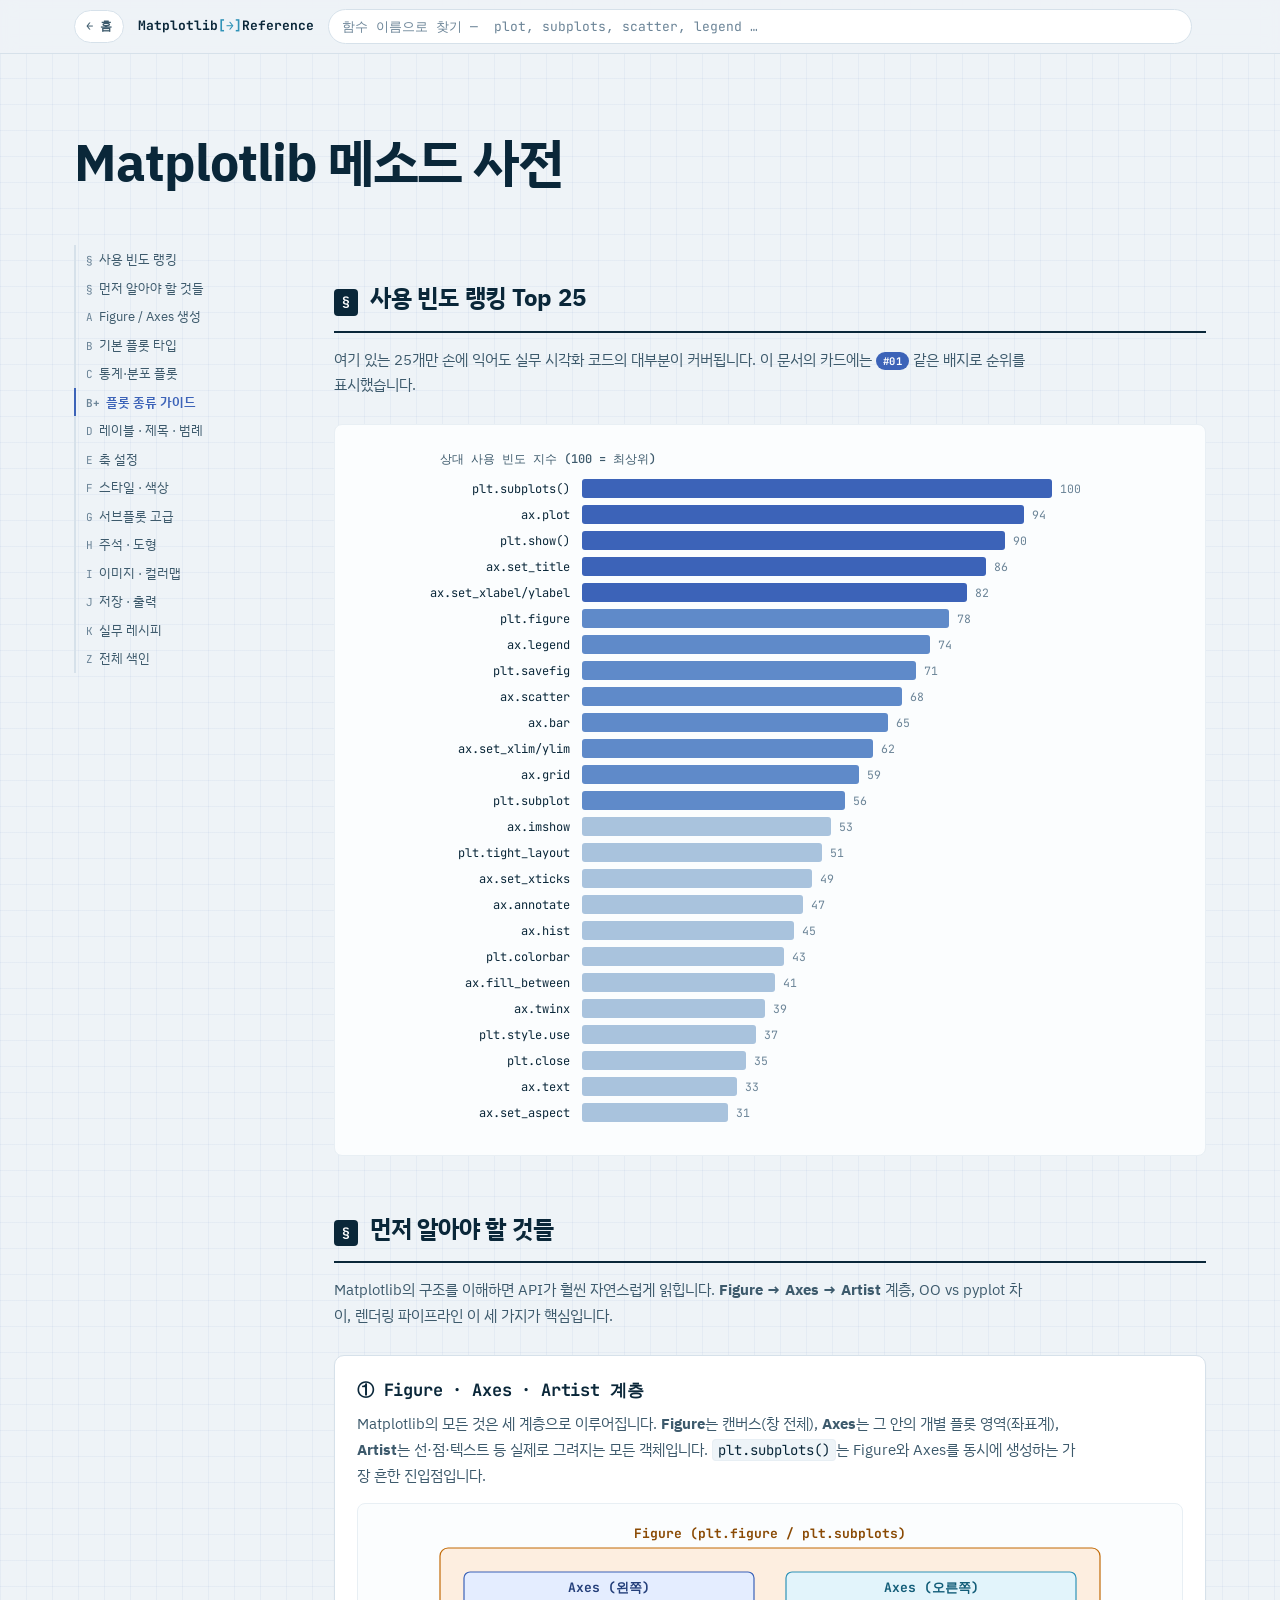
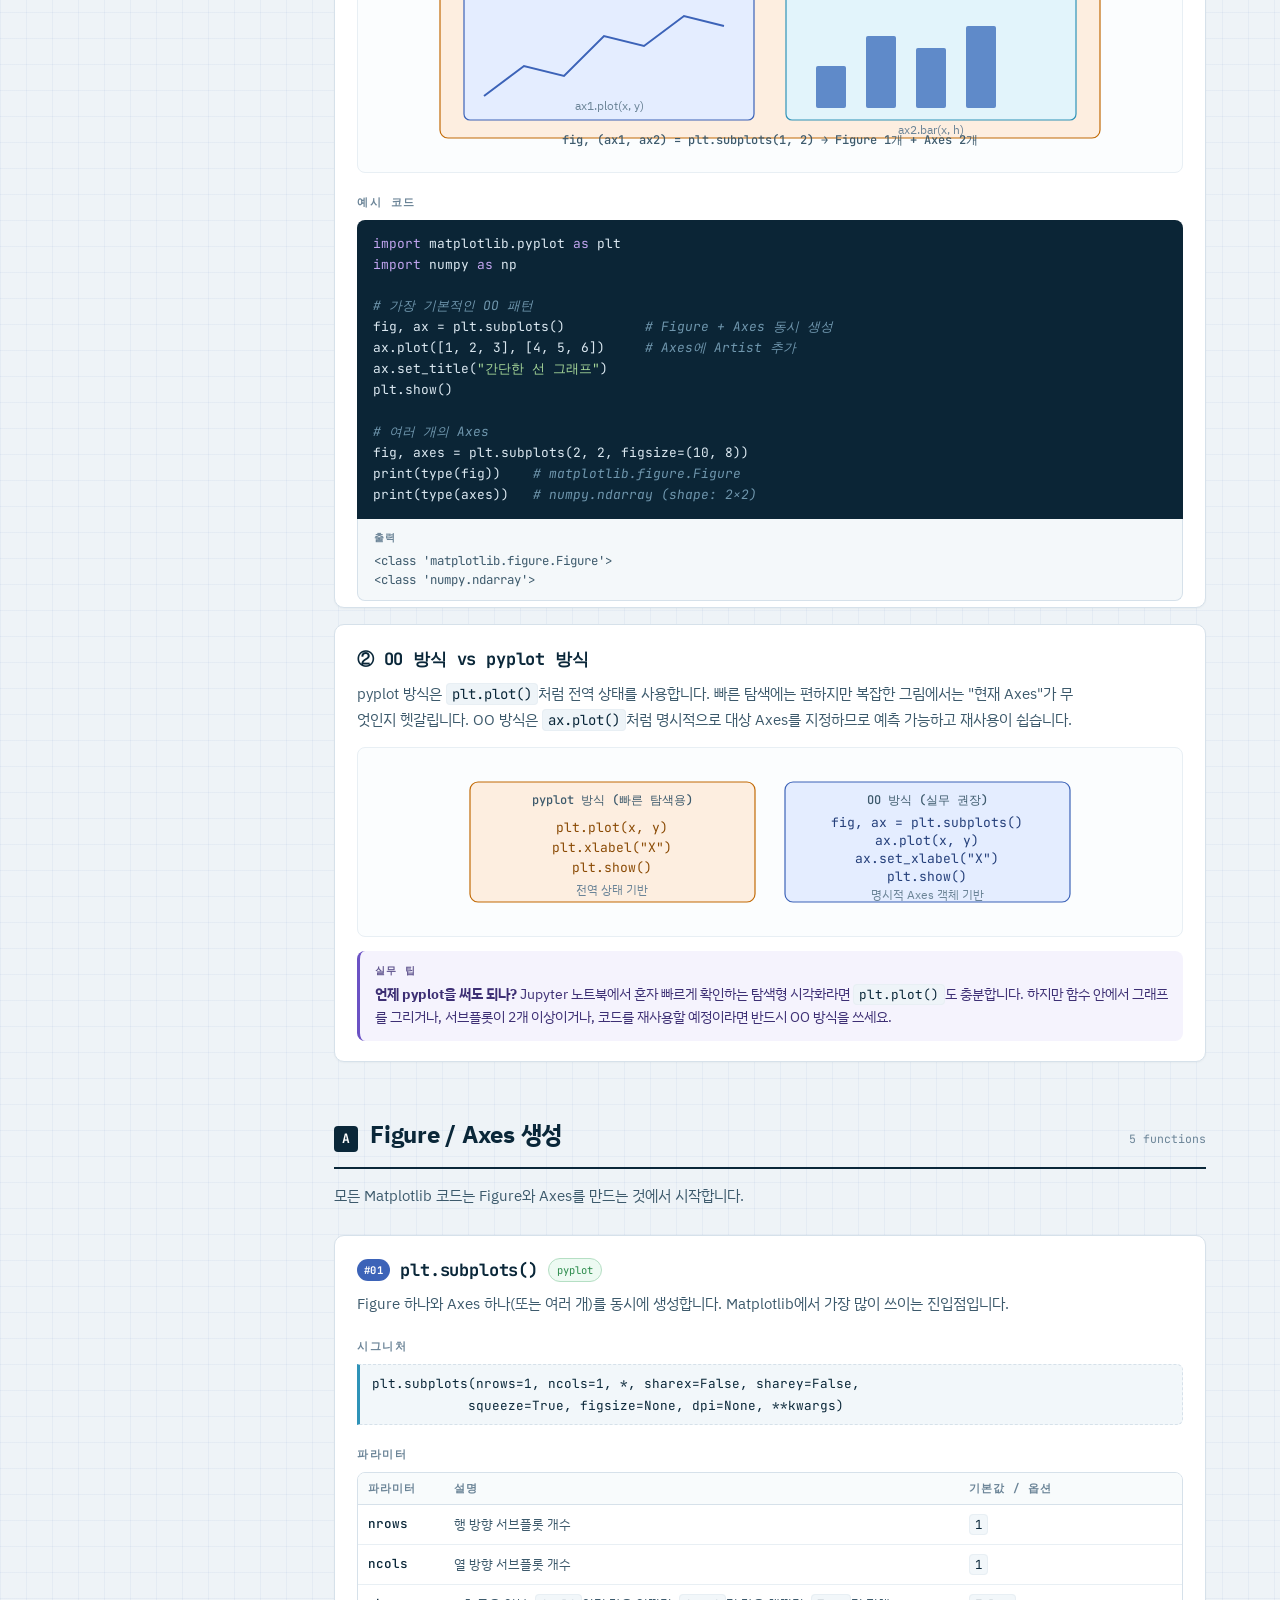
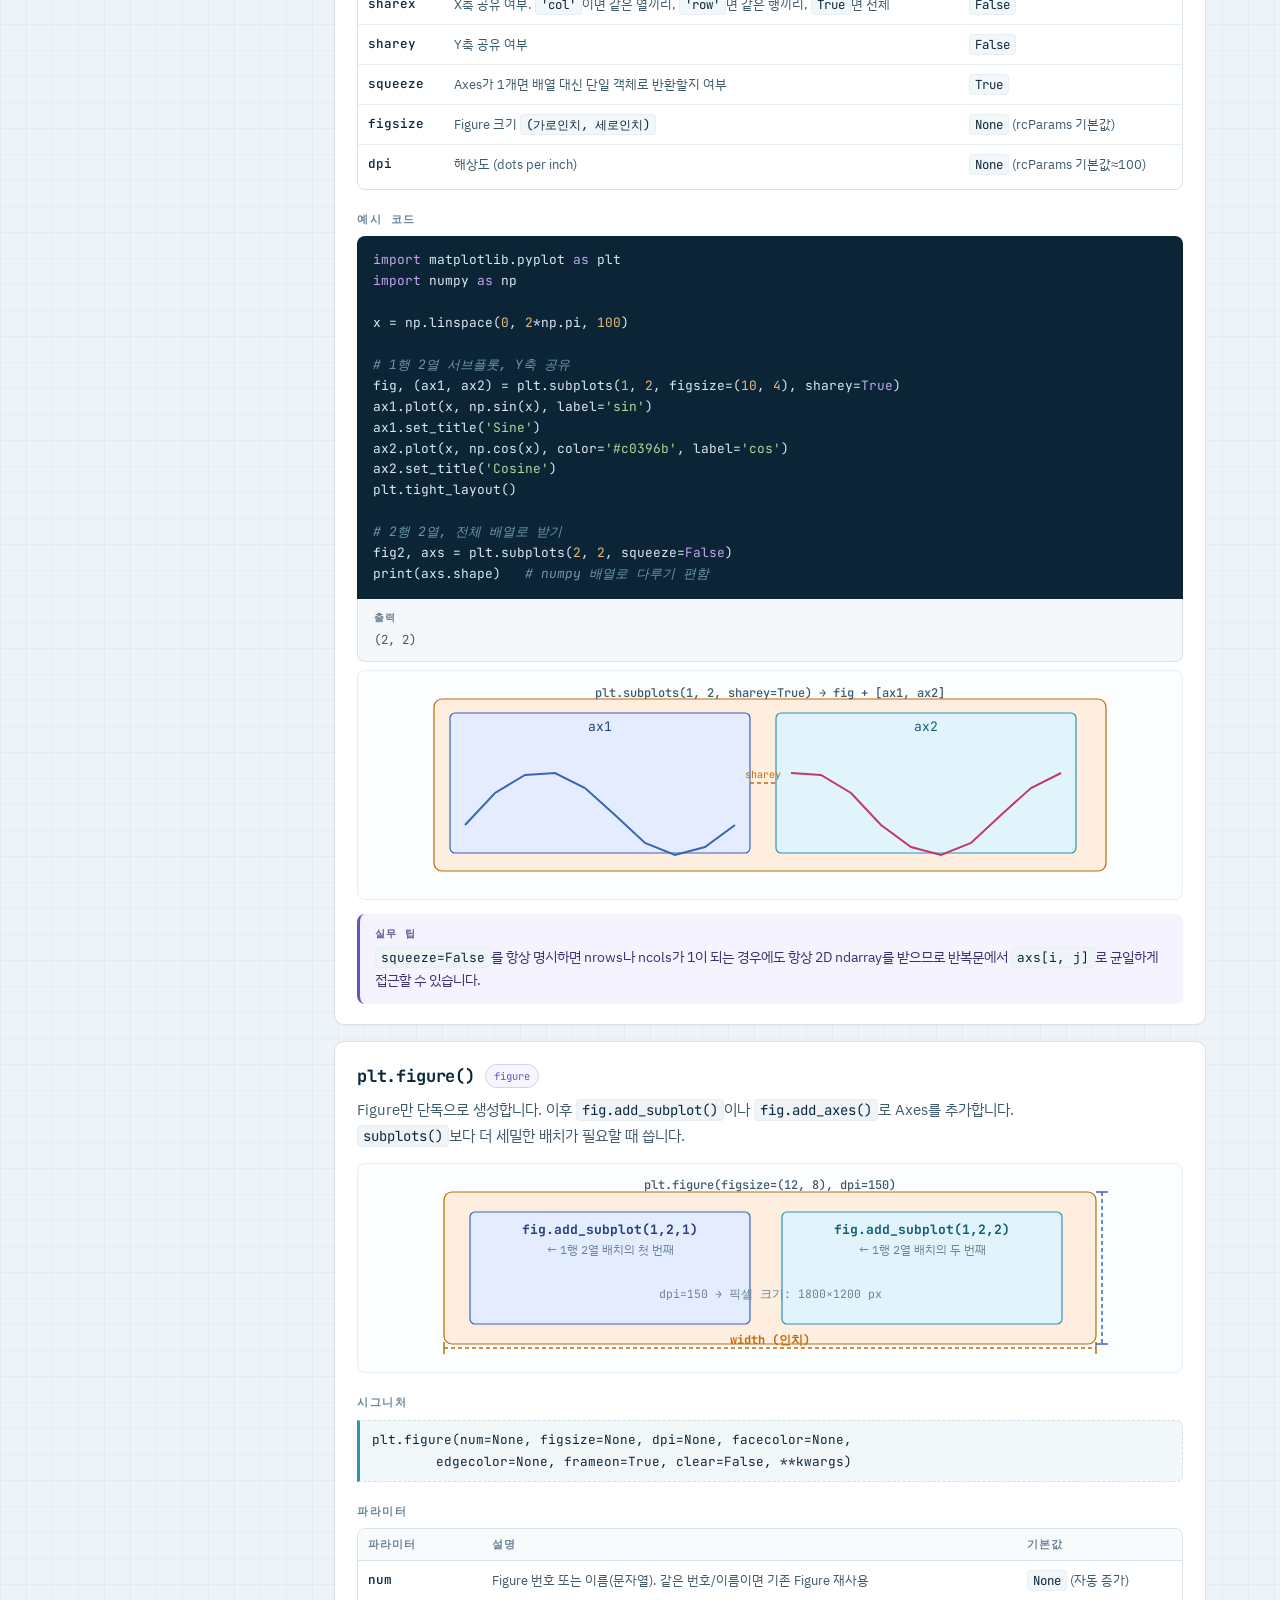
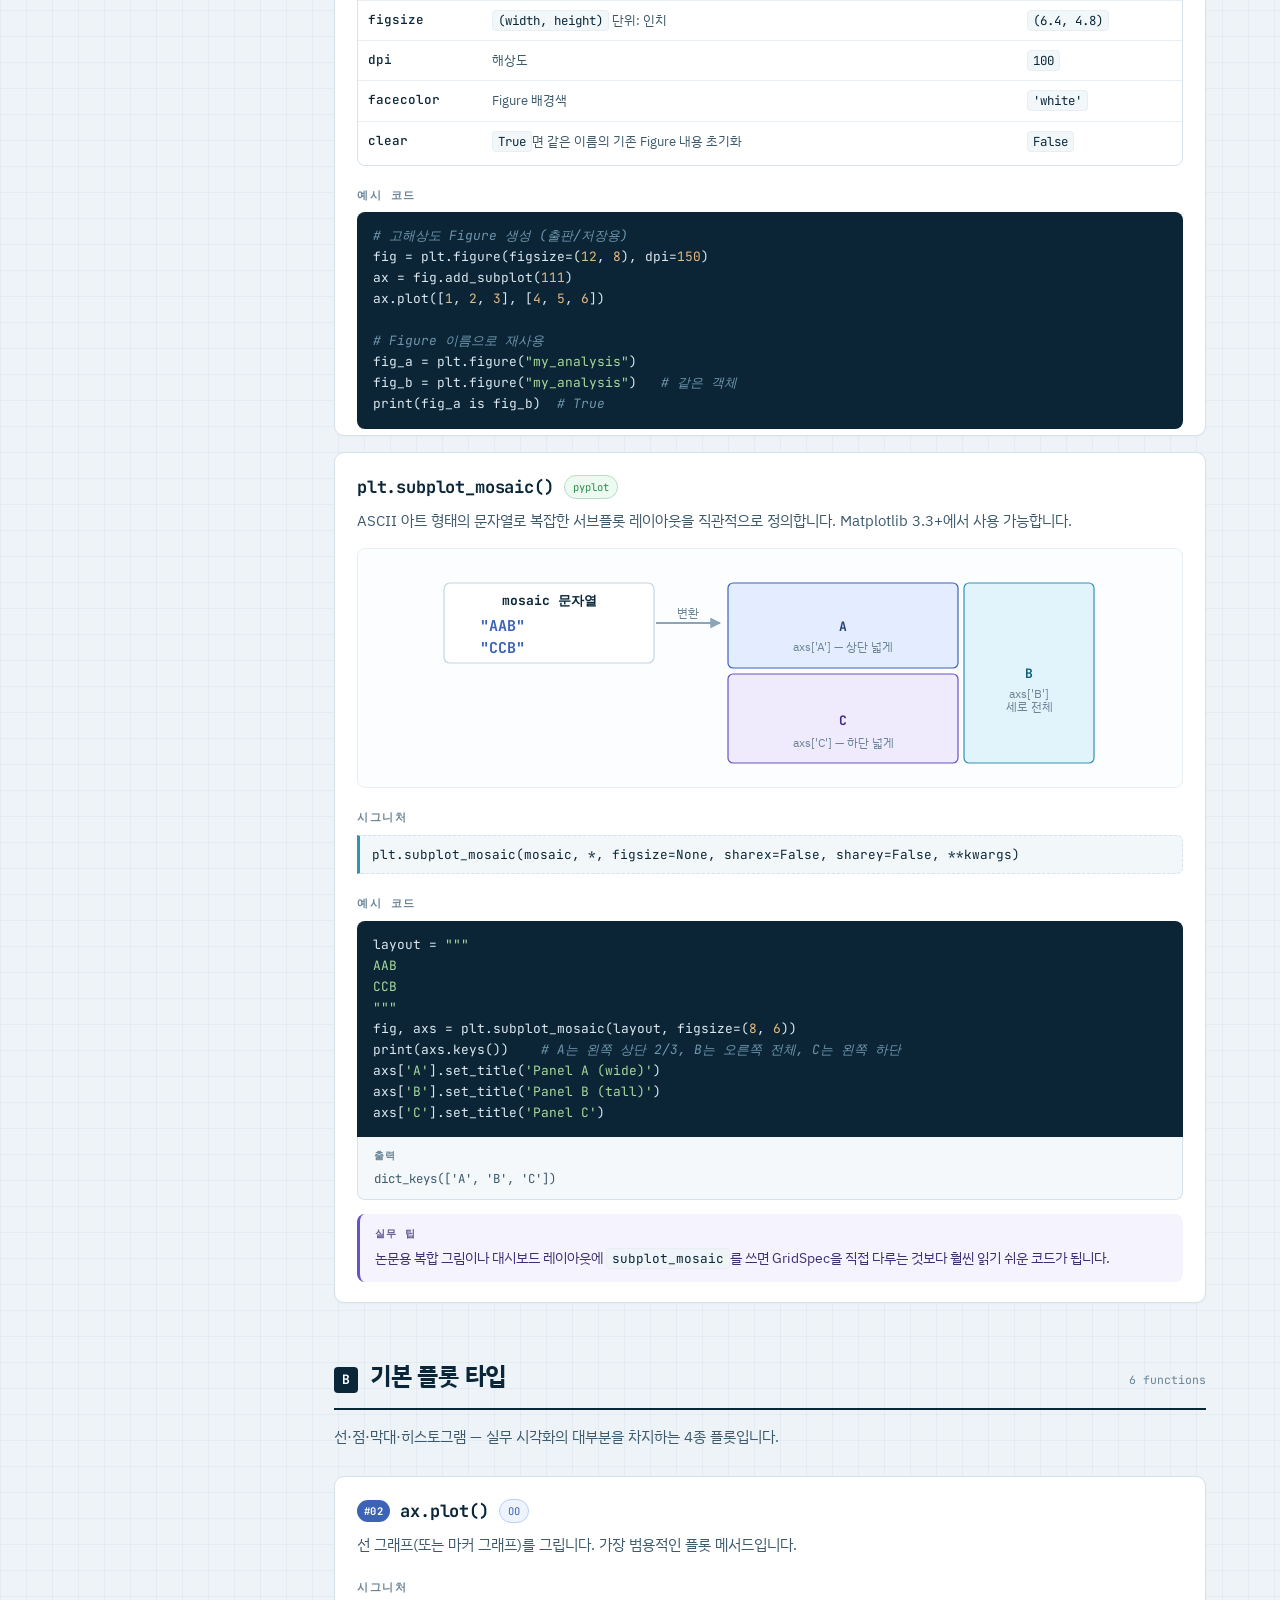
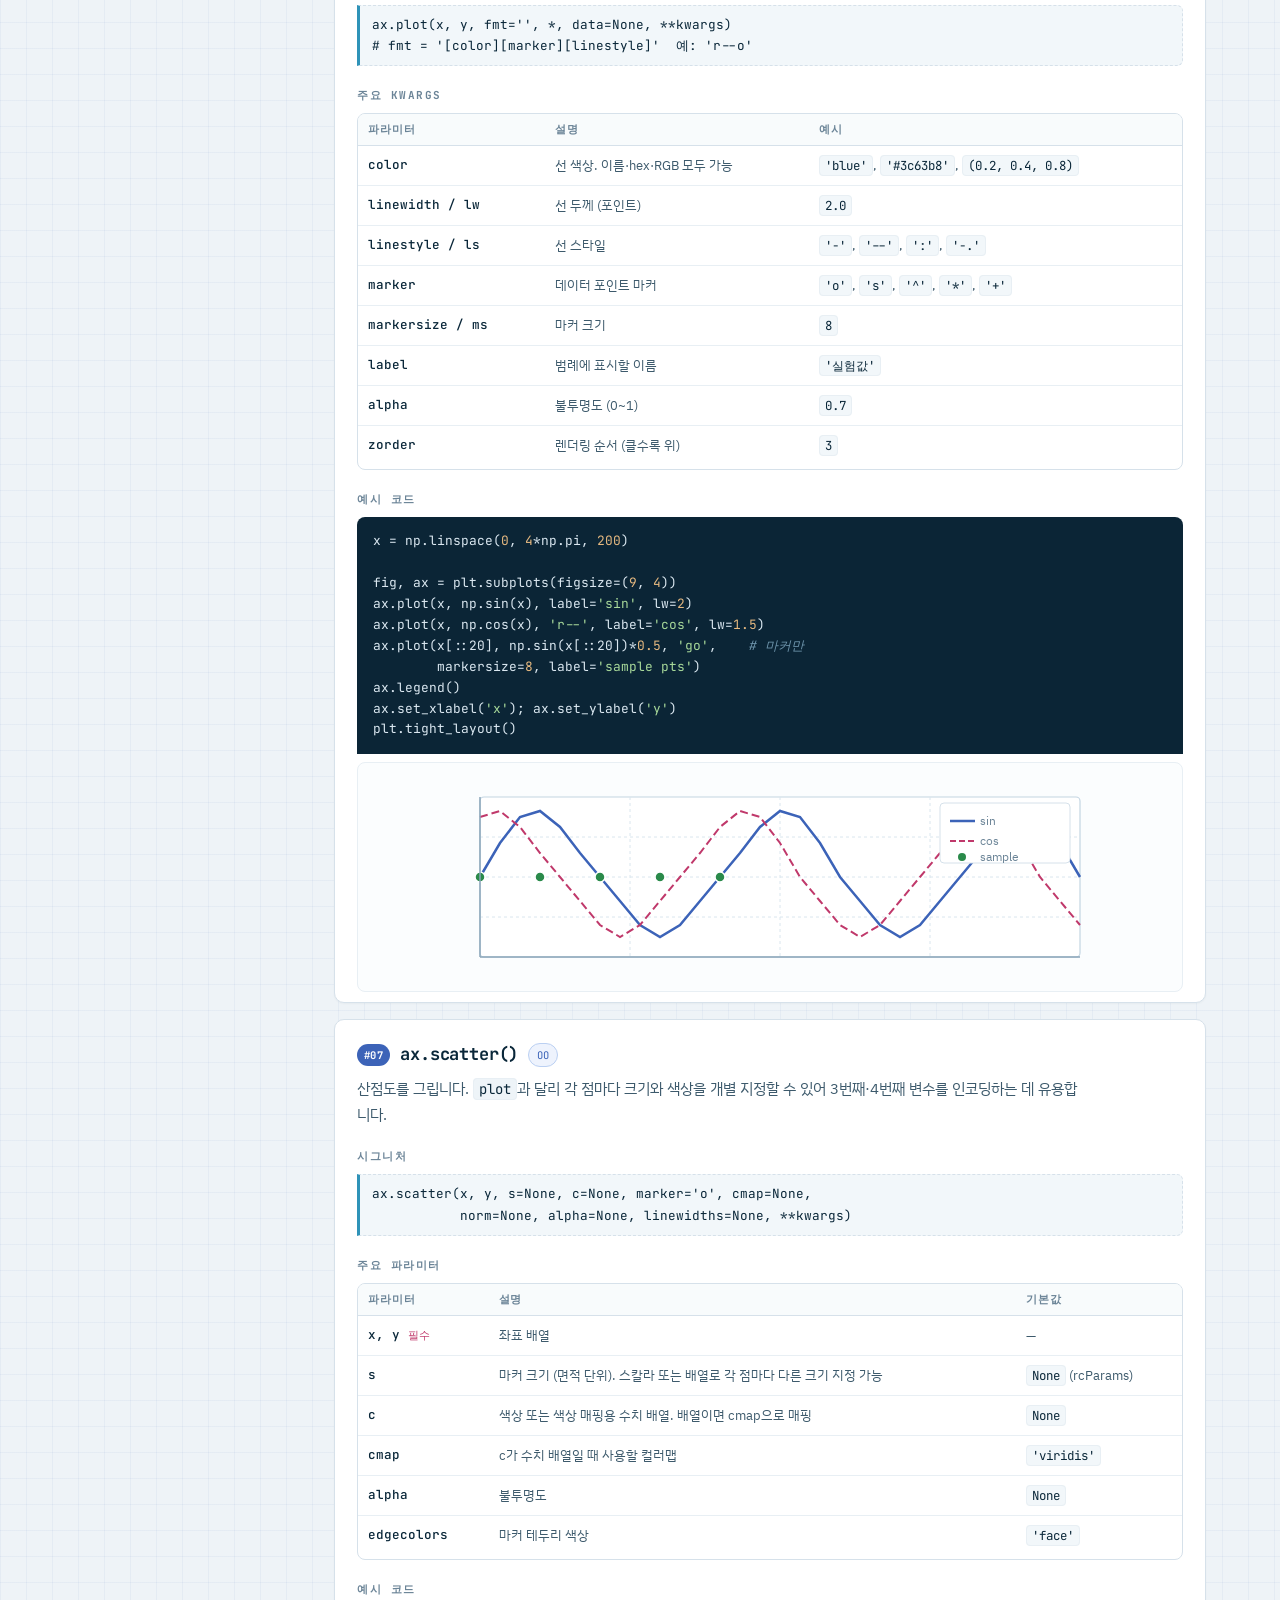
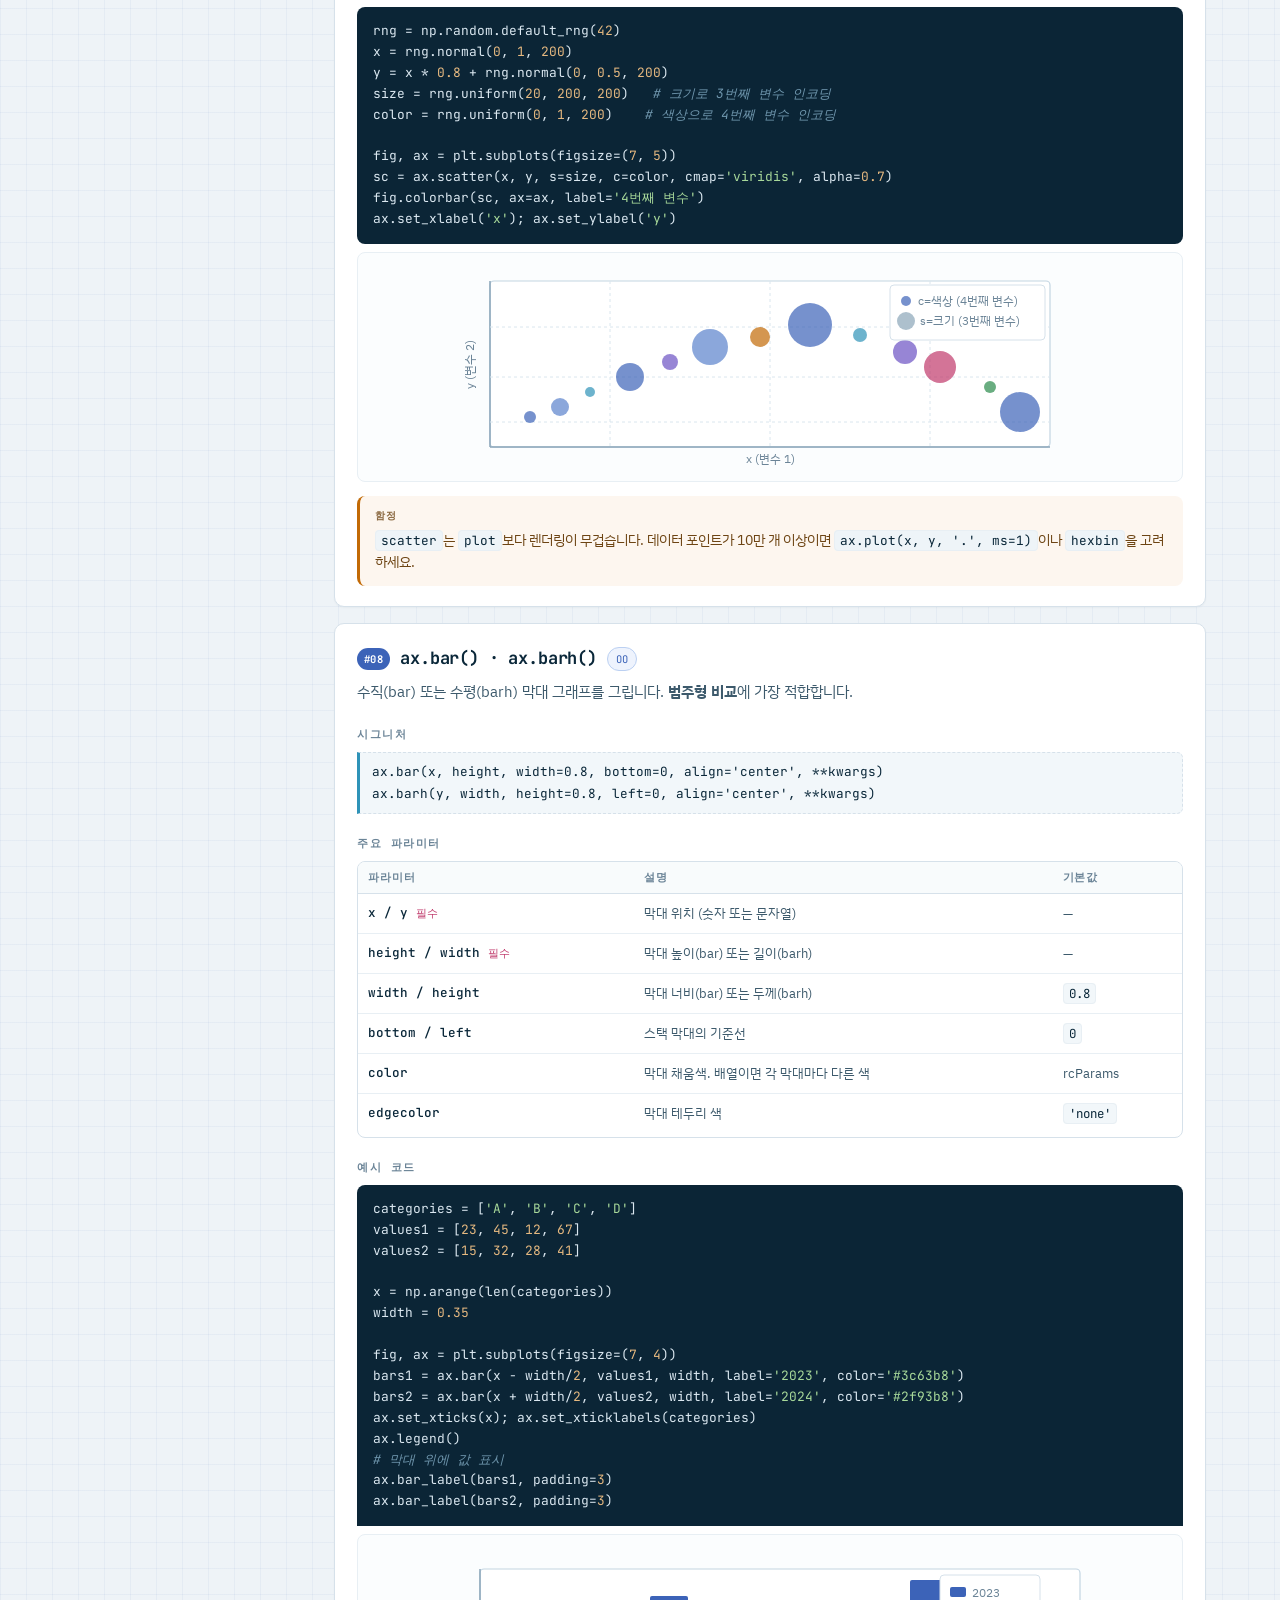
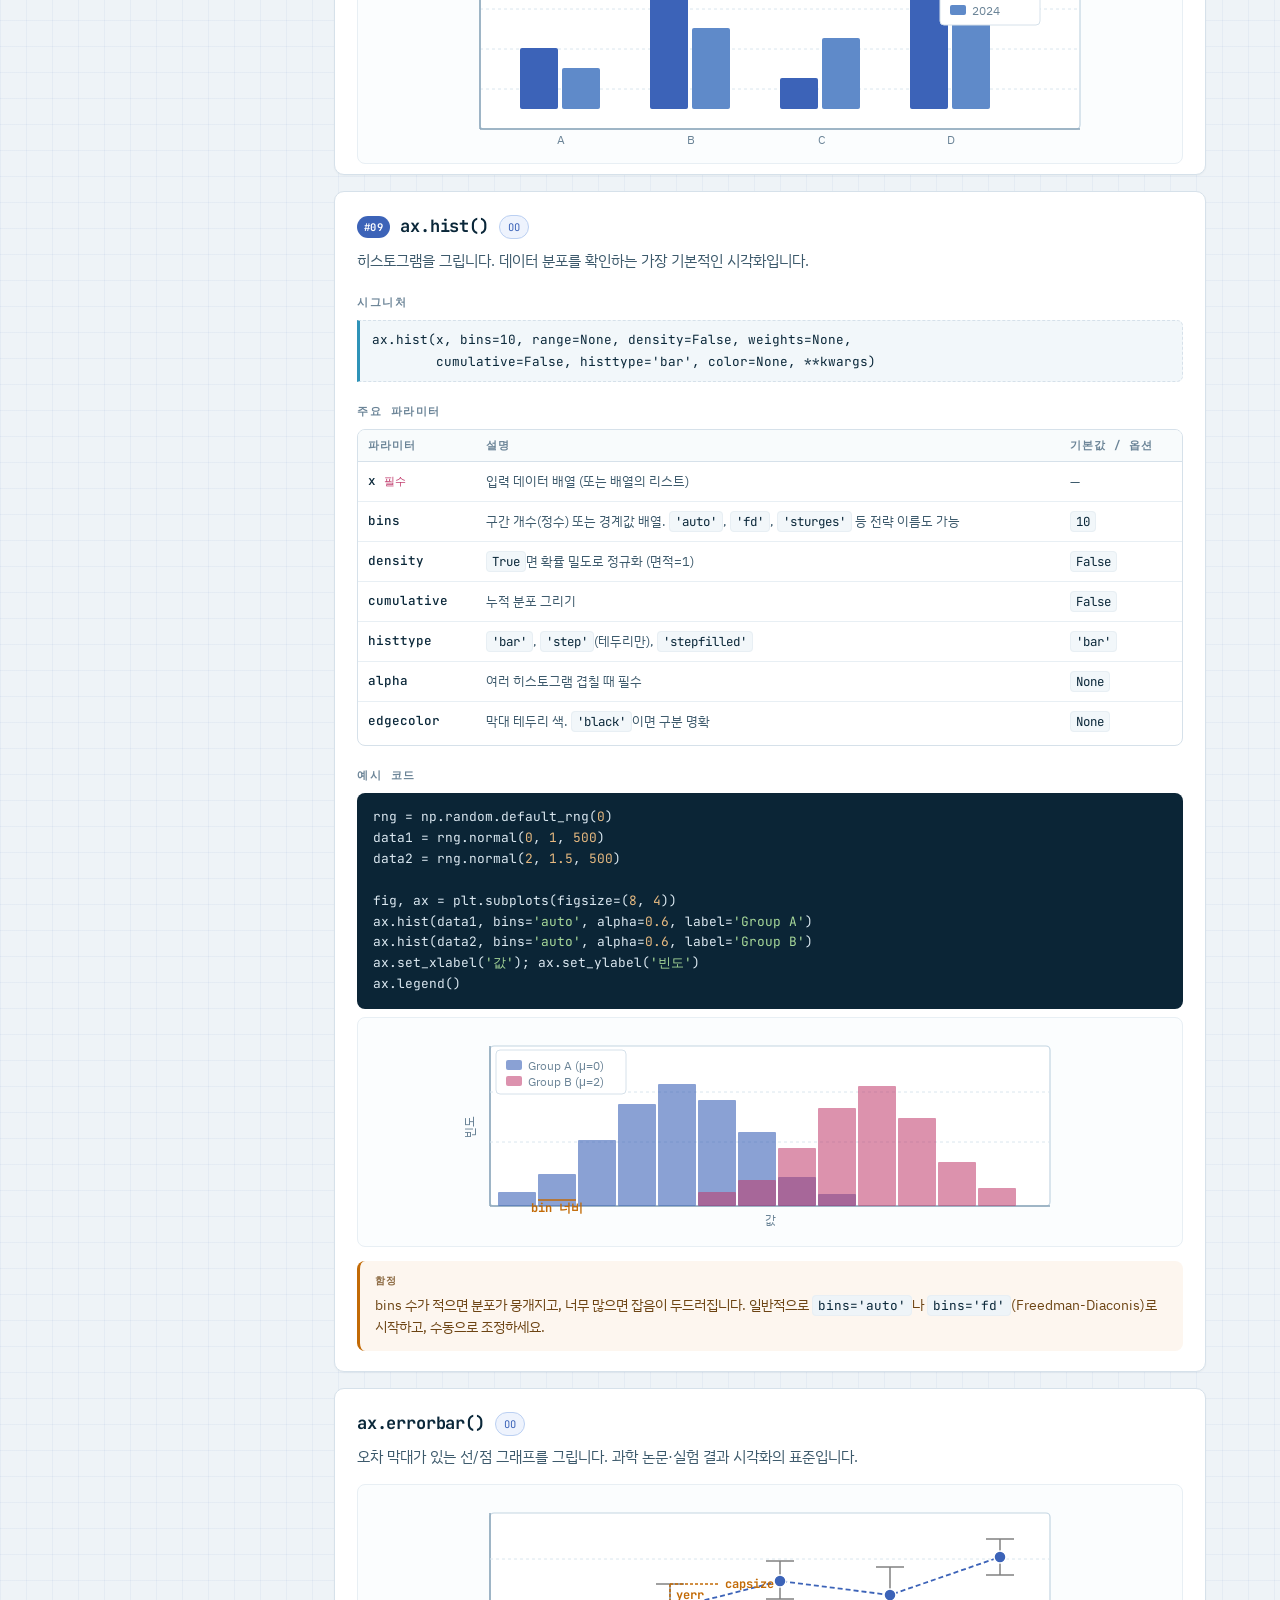
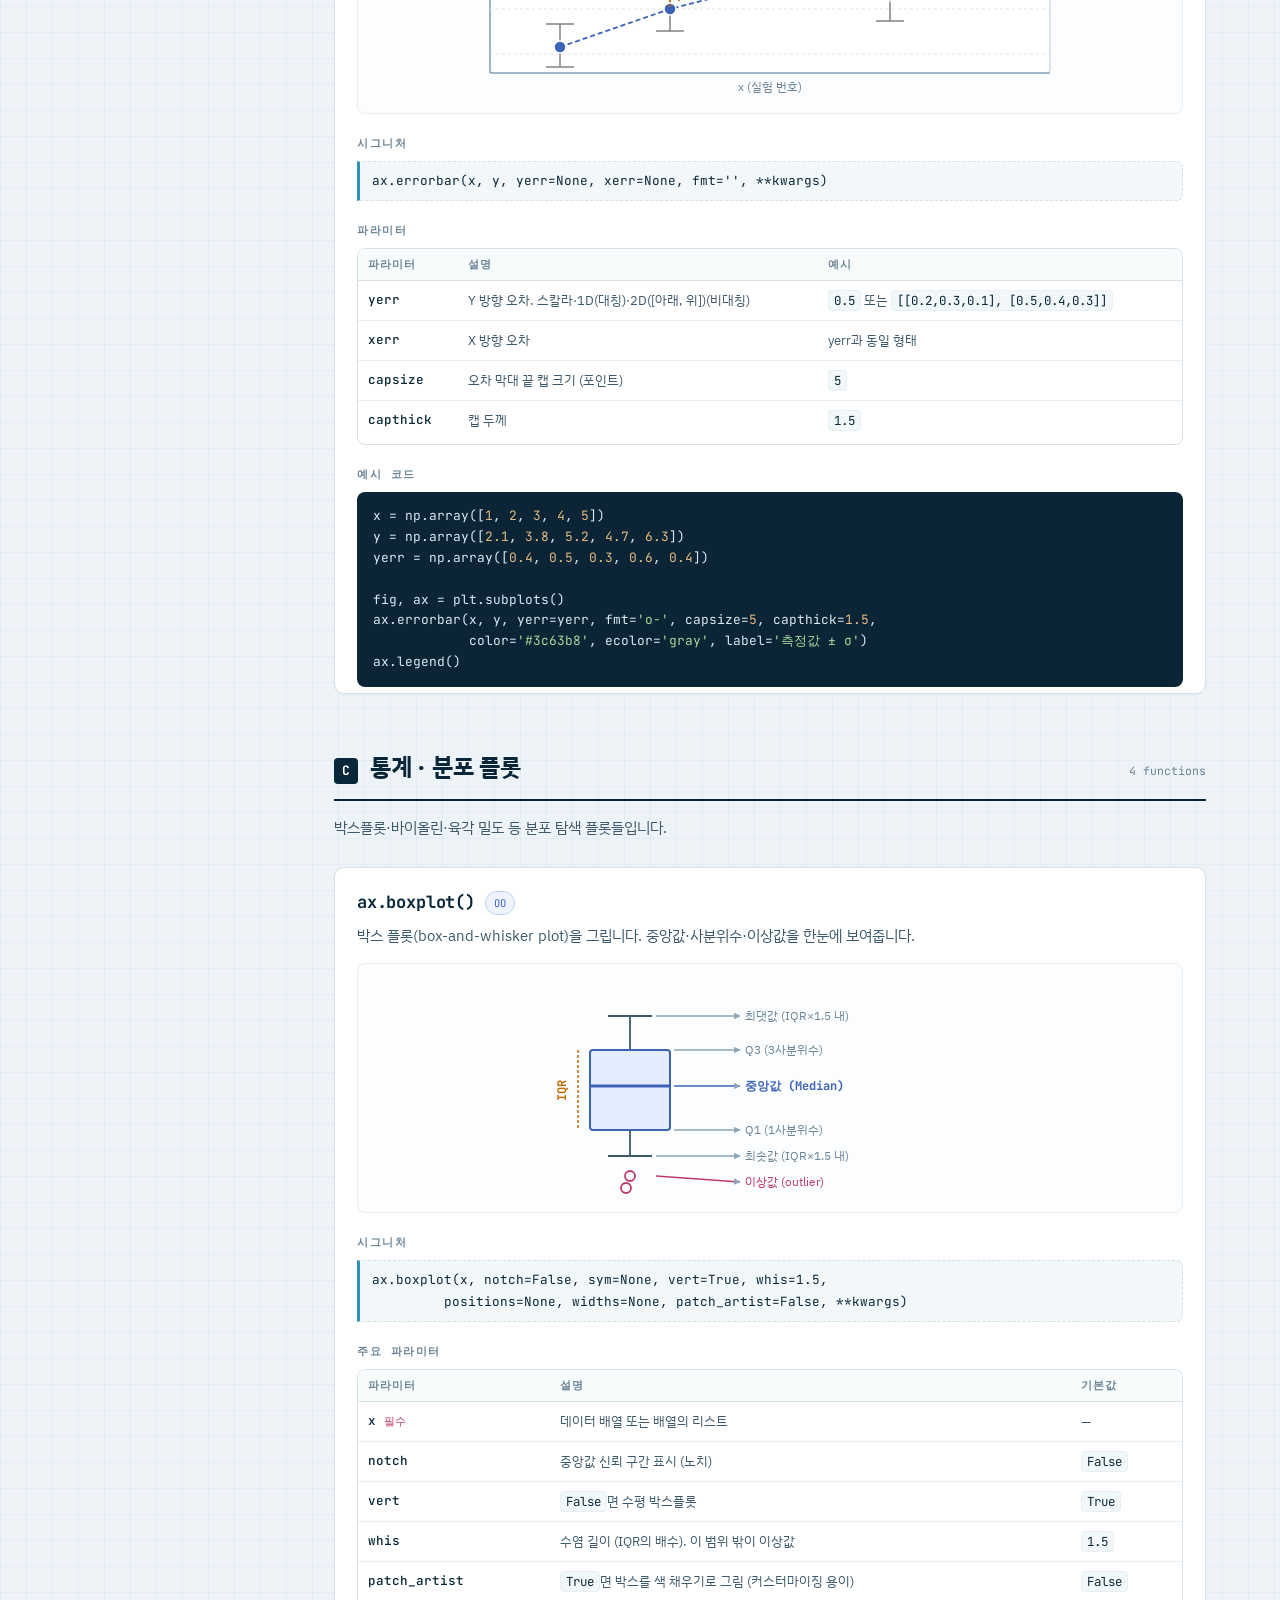
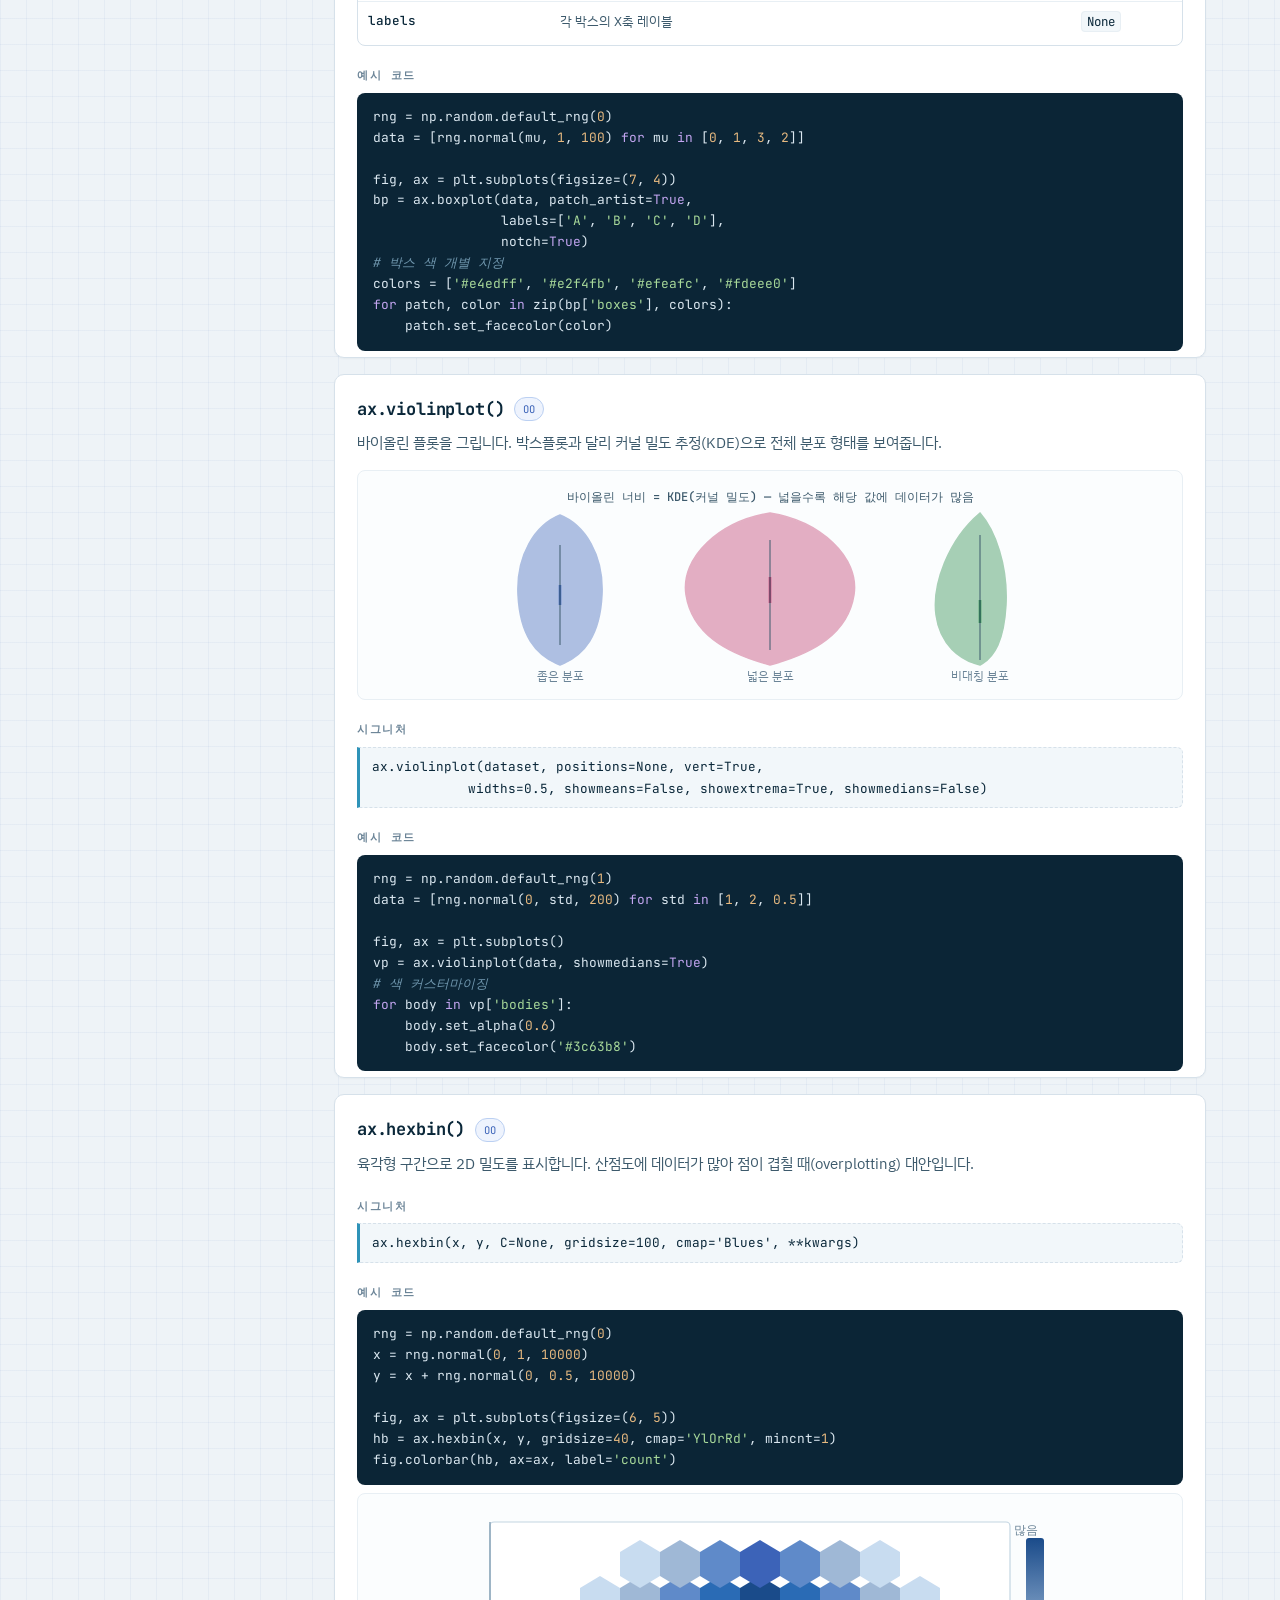
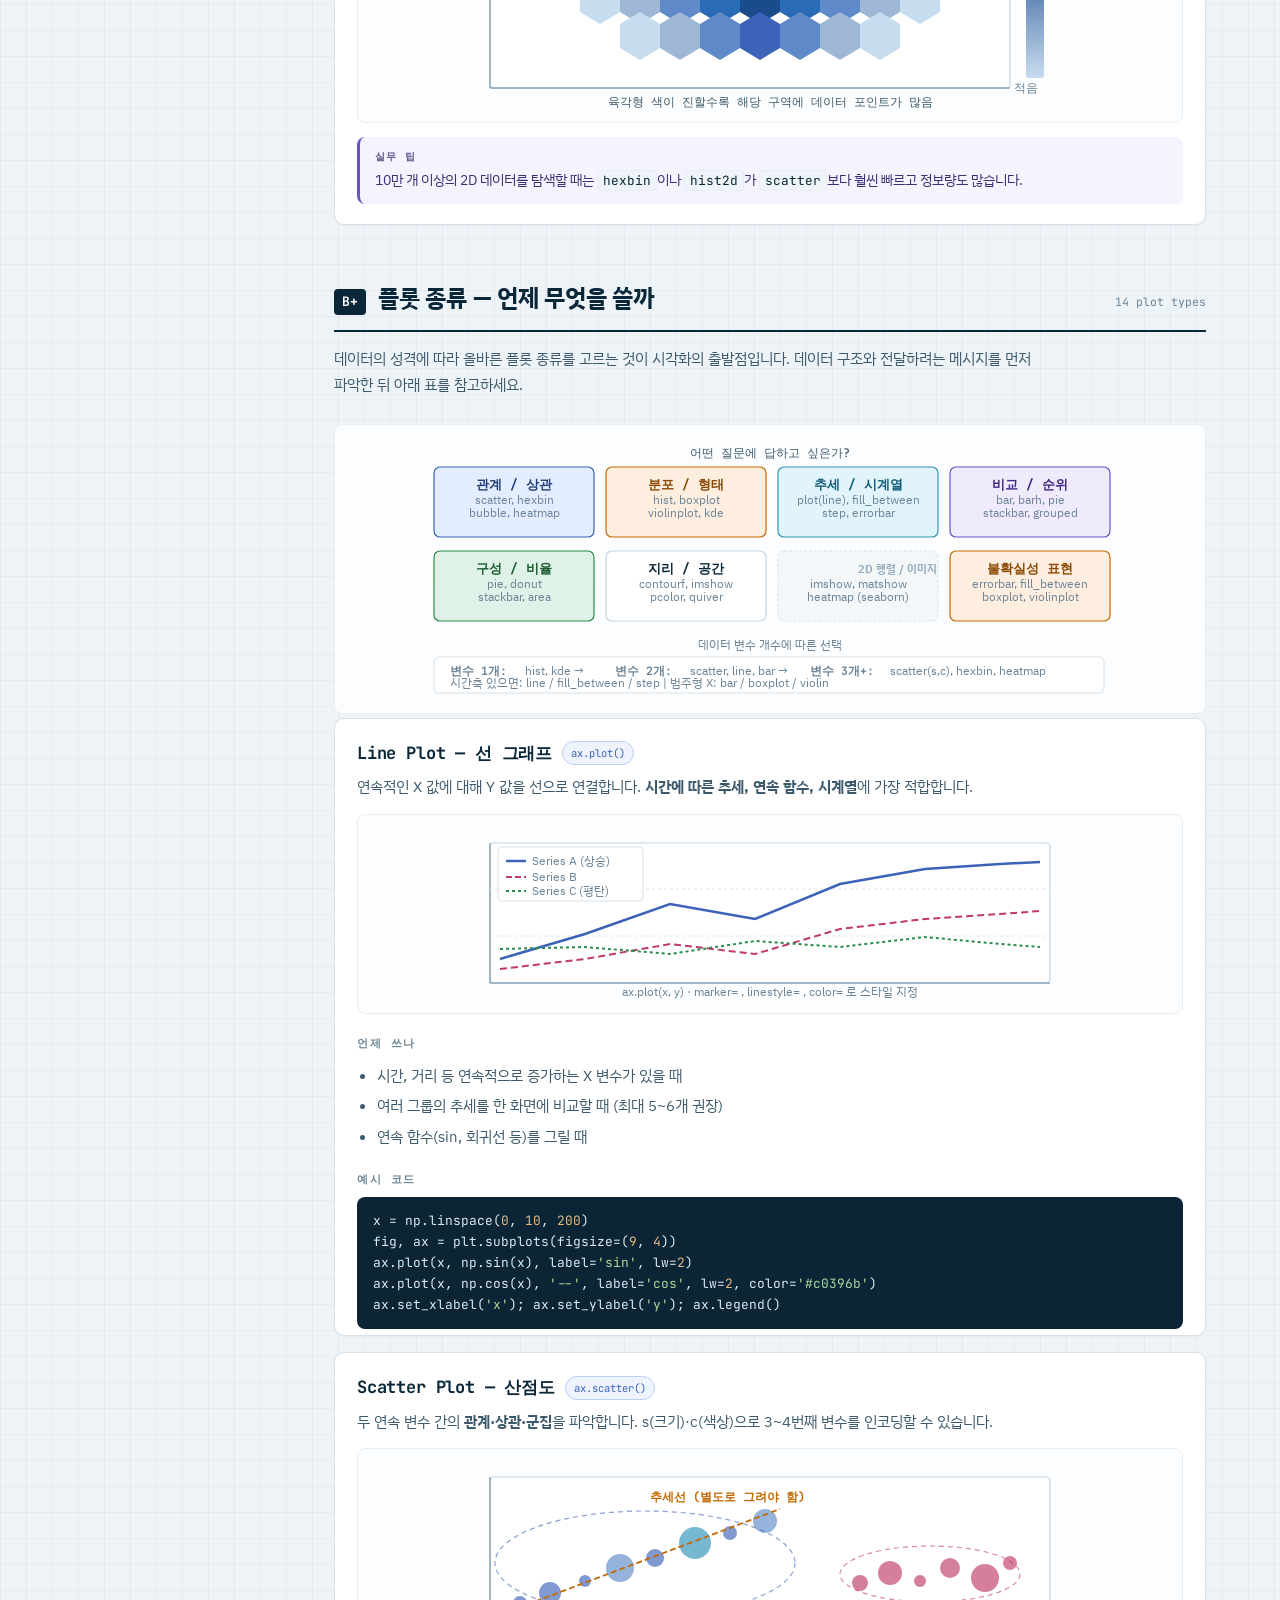
<file: pages/matplotlib-reference.html>
<!DOCTYPE html>
<html lang="ko">
<head>
<meta charset="utf-8">
<meta name="viewport" content="width=device-width, initial-scale=1">
<title>Matplotlib 실무 레퍼런스 — 메소드 A to Z</title>
<link rel="preconnect" href="https://fonts.googleapis.com">
<link rel="preconnect" href="https://fonts.gstatic.com" crossorigin>
<link href="https://fonts.googleapis.com/css2?family=IBM+Plex+Sans+KR:wght@300;400;500;600;700&family=JetBrains+Mono:wght@400;500;700&display=swap" rel="stylesheet">
<link rel="stylesheet" href="reference.css">
<style>
/* ---------- matplotlib 페이지 전용 조정 ---------- */
:root{ --green:#2a8a4a; }
.tag.oo{color:var(--blue);border-color:#bbd0f2;background:#eef3fd}
.tag.plt{color:var(--green);border-color:#b5dfc4;background:#edfaf2}
.tag.fig{color:var(--violet);border-color:#d6cff0;background:#f6f4fd}
.tag.style{color:var(--amber);border-color:#f0dcc0;background:#fdf7ef}
.viz.narrow svg{min-width:320px}
.c-base{fill:#fff;stroke:#c3d5e2;stroke-width:1.2}
.c-hl{fill:#e4edff;stroke:#3c63b8;stroke-width:1.2}
.c-acc{fill:#e2f4fb;stroke:#2f93b8;stroke-width:1.2}
.c-acc2{fill:#efeafc;stroke:#6b52c4;stroke-width:1.2}
.c-warn{fill:#fdeee0;stroke:#c26a06;stroke-width:1.2}
.c-ghost{fill:#f3f7fa;stroke:#dae6ee;stroke-dasharray:3 2;stroke-width:1.2}
.c-plot{fill:#dff2e8;stroke:#2a8a4a;stroke-width:1.2}
.ct-plot{fill:#1a5c30}
.bar-svg{fill:#9fb8d6}
.plot-line{stroke:#3c63b8;stroke-width:2.5;fill:none}
.plot-line2{stroke:#c0396b;stroke-width:2.5;fill:none}
.plot-line3{stroke:#2a8a4a;stroke-width:2.5;fill:none}
.plot-dot{fill:#3c63b8;stroke:#fff;stroke-width:1.5}
.plot-dot2{fill:#c0396b;stroke:#fff;stroke-width:1.5}
.grid-line{stroke:#dae6ee;stroke-width:1;stroke-dasharray:3 3}
.axis-line{stroke:#8aa5b8;stroke-width:1.5;fill:none}
</style>
</head>
<body>

<div class="bar">
  <div class="bar-in">
    <a class="home" href="../index.html">← 홈</a>
    <div class="brand">Matplotlib<span>[→]</span>Reference</div>
    <input id="q" type="search" placeholder="함수 이름으로 찾기 —  plot, subplots, scatter, legend …" aria-label="함수 검색">
    <div id="qn" aria-live="polite"></div>
  </div>
</div>

<header class="hero">
  <h1>Matplotlib 메소드 사전</h1>
</header>

<div class="wrap">
<nav class="toc" aria-label="목차">
  <ol>
    <li><a href="#rank"><span class="k">§</span>사용 빈도 랭킹</a></li>
    <li><a href="#core"><span class="k">§</span>먼저 알아야 할 것들</a></li>
    <li><a href="#a"><span class="k">A</span>Figure / Axes 생성</a></li>
    <li><a href="#b"><span class="k">B</span>기본 플롯 타입</a></li>
    <li><a href="#c"><span class="k">C</span>통계·분포 플롯</a></li>
    <li><a href="#bb"><span class="k">B+</span>플롯 종류 가이드</a></li>
    <li><a href="#d"><span class="k">D</span>레이블 · 제목 · 범례</a></li>
    <li><a href="#e"><span class="k">E</span>축 설정</a></li>
    <li><a href="#f"><span class="k">F</span>스타일 · 색상</a></li>
    <li><a href="#g"><span class="k">G</span>서브플롯 고급</a></li>
    <li><a href="#h"><span class="k">H</span>주석 · 도형</a></li>
    <li><a href="#i"><span class="k">I</span>이미지 · 컬러맵</a></li>
    <li><a href="#j"><span class="k">J</span>저장 · 출력</a></li>
    <li><a href="#k"><span class="k">K</span>실무 레시피</a></li>
    <li><a href="#z"><span class="k">Z</span>전체 색인</a></li>
  </ol>
</nav>

<main>

<!-- ============ 랭킹 ============ -->
<section id="rank">
  <div class="sec-h"><span class="key">§</span><h2>사용 빈도 랭킹 Top 25</h2></div>
  <p class="sec-note">여기 있는 25개만 손에 익어도 실무 시각화 코드의 대부분이 커버됩니다. 이 문서의 카드에는 <span class="rank">#01</span> 같은 배지로 순위를 표시했습니다.</p>
  <div class="viz wide"><svg viewBox="0 0 700 702" style="max-width:700px" xmlns="http://www.w3.org/2000/svg" role="img"><defs><marker id="ah" viewBox="0 0 10 10" refX="9" refY="5" markerWidth="7" markerHeight="7" orient="auto"><path d="M0 0 L10 5 L0 10 z" class="ahp"/></marker></defs><text class="gt" x="20" y="24">상대 사용 빈도 지수 (100 = 최상위)</text><text class="rl" x="150" y="54" text-anchor="end">plt.subplots()</text><rect class="bar b1" x="162" y="40" width="470" height="19" rx="3"/><text class="rn" x="640" y="54">100</text><text class="rl" x="150" y="80" text-anchor="end">ax.plot</text><rect class="bar b1" x="162" y="66" width="442" height="19" rx="3"/><text class="rn" x="612" y="80">94</text><text class="rl" x="150" y="106" text-anchor="end">plt.show()</text><rect class="bar b1" x="162" y="92" width="423" height="19" rx="3"/><text class="rn" x="593" y="106">90</text><text class="rl" x="150" y="132" text-anchor="end">ax.set_title</text><rect class="bar b1" x="162" y="118" width="404" height="19" rx="3"/><text class="rn" x="574" y="132">86</text><text class="rl" x="150" y="158" text-anchor="end">ax.set_xlabel/ylabel</text><rect class="bar b1" x="162" y="144" width="385" height="19" rx="3"/><text class="rn" x="555" y="158">82</text><text class="rl" x="150" y="184" text-anchor="end">plt.figure</text><rect class="bar b2" x="162" y="170" width="367" height="19" rx="3"/><text class="rn" x="537" y="184">78</text><text class="rl" x="150" y="210" text-anchor="end">ax.legend</text><rect class="bar b2" x="162" y="196" width="348" height="19" rx="3"/><text class="rn" x="518" y="210">74</text><text class="rl" x="150" y="236" text-anchor="end">plt.savefig</text><rect class="bar b2" x="162" y="222" width="334" height="19" rx="3"/><text class="rn" x="504" y="236">71</text><text class="rl" x="150" y="262" text-anchor="end">ax.scatter</text><rect class="bar b2" x="162" y="248" width="320" height="19" rx="3"/><text class="rn" x="490" y="262">68</text><text class="rl" x="150" y="288" text-anchor="end">ax.bar</text><rect class="bar b2" x="162" y="274" width="306" height="19" rx="3"/><text class="rn" x="476" y="288">65</text><text class="rl" x="150" y="314" text-anchor="end">ax.set_xlim/ylim</text><rect class="bar b2" x="162" y="300" width="291" height="19" rx="3"/><text class="rn" x="461" y="314">62</text><text class="rl" x="150" y="340" text-anchor="end">ax.grid</text><rect class="bar b2" x="162" y="326" width="277" height="19" rx="3"/><text class="rn" x="447" y="340">59</text><text class="rl" x="150" y="366" text-anchor="end">plt.subplot</text><rect class="bar b2" x="162" y="352" width="263" height="19" rx="3"/><text class="rn" x="433" y="366">56</text><text class="rl" x="150" y="392" text-anchor="end">ax.imshow</text><rect class="bar b3" x="162" y="378" width="249" height="19" rx="3"/><text class="rn" x="419" y="392">53</text><text class="rl" x="150" y="418" text-anchor="end">plt.tight_layout</text><rect class="bar b3" x="162" y="404" width="240" height="19" rx="3"/><text class="rn" x="410" y="418">51</text><text class="rl" x="150" y="444" text-anchor="end">ax.set_xticks</text><rect class="bar b3" x="162" y="430" width="230" height="19" rx="3"/><text class="rn" x="400" y="444">49</text><text class="rl" x="150" y="470" text-anchor="end">ax.annotate</text><rect class="bar b3" x="162" y="456" width="221" height="19" rx="3"/><text class="rn" x="391" y="470">47</text><text class="rl" x="150" y="496" text-anchor="end">ax.hist</text><rect class="bar b3" x="162" y="482" width="212" height="19" rx="3"/><text class="rn" x="382" y="496">45</text><text class="rl" x="150" y="522" text-anchor="end">plt.colorbar</text><rect class="bar b3" x="162" y="508" width="202" height="19" rx="3"/><text class="rn" x="372" y="522">43</text><text class="rl" x="150" y="548" text-anchor="end">ax.fill_between</text><rect class="bar b3" x="162" y="534" width="193" height="19" rx="3"/><text class="rn" x="363" y="548">41</text><text class="rl" x="150" y="574" text-anchor="end">ax.twinx</text><rect class="bar b3" x="162" y="560" width="183" height="19" rx="3"/><text class="rn" x="353" y="574">39</text><text class="rl" x="150" y="600" text-anchor="end">plt.style.use</text><rect class="bar b3" x="162" y="586" width="174" height="19" rx="3"/><text class="rn" x="344" y="600">37</text><text class="rl" x="150" y="626" text-anchor="end">plt.close</text><rect class="bar b3" x="162" y="612" width="164" height="19" rx="3"/><text class="rn" x="334" y="626">35</text><text class="rl" x="150" y="652" text-anchor="end">ax.text</text><rect class="bar b3" x="162" y="638" width="155" height="19" rx="3"/><text class="rn" x="325" y="652">33</text><text class="rl" x="150" y="678" text-anchor="end">ax.set_aspect</text><rect class="bar b3" x="162" y="664" width="146" height="19" rx="3"/><text class="rn" x="316" y="678">31</text></svg></div>
</section>

<!-- ============ 핵심 개념 ============ -->
<section id="core">
  <div class="sec-h"><span class="key">§</span><h2>먼저 알아야 할 것들</h2></div>
  <p class="sec-note">Matplotlib의 구조를 이해하면 API가 훨씬 자연스럽게 읽힙니다. <b>Figure → Axes → Artist</b> 계층, OO vs pyplot 차이, 렌더링 파이프라인 이 세 가지가 핵심입니다.</p>

  <div class="fn">
    <div class="fn-h"><h3>① Figure · Axes · Artist 계층</h3></div>
    <p>Matplotlib의 모든 것은 세 계층으로 이루어집니다. <b>Figure</b>는 캔버스(창 전체), <b>Axes</b>는 그 안의 개별 플롯 영역(좌표계), <b>Artist</b>는 선·점·텍스트 등 실제로 그려지는 모든 객체입니다. <code>plt.subplots()</code>는 Figure와 Axes를 동시에 생성하는 가장 흔한 진입점입니다.</p>
    <div class="viz">
      <svg viewBox="0 0 700 240" style="max-width:700px" xmlns="http://www.w3.org/2000/svg">
        <defs><marker id="ah" viewBox="0 0 10 10" refX="9" refY="5" markerWidth="6" markerHeight="6" orient="auto"><path d="M0 0 L10 5 L0 10 z" class="ahp"/></marker></defs>
        <!-- Figure -->
        <rect class="c-warn" x="20" y="30" width="660" height="190" rx="8"/>
        <text class="ct ct-warn" x="350" y="20" font-size="13" font-weight="700">Figure  (plt.figure / plt.subplots)</text>
        <!-- Axes 1 -->
        <rect class="c-hl" x="44" y="54" width="290" height="148" rx="6"/>
        <text class="ct ct-hl" x="189" y="74" font-size="12" font-weight="700">Axes (왼쪽)</text>
        <!-- plot inside axes 1 -->
        <polyline class="plot-line" points="64,178 104,148 144,158 184,118 224,128 264,98 304,108" style="stroke:#3c63b8;stroke-width:2;fill:none"/>
        <text class="gd" x="189" y="192" text-anchor="middle">ax1.plot(x, y)</text>
        <!-- Axes 2 -->
        <rect class="c-acc" x="366" y="54" width="290" height="148" rx="6"/>
        <text class="ct ct-acc" x="511" y="74" font-size="12" font-weight="700">Axes (오른쪽)</text>
        <!-- bars inside axes 2 -->
        <rect class="b2" x="396" y="148" width="30" height="42" rx="2"/>
        <rect class="b2" x="446" y="118" width="30" height="72" rx="2"/>
        <rect class="b2" x="496" y="130" width="30" height="60" rx="2"/>
        <rect class="b2" x="546" y="108" width="30" height="82" rx="2"/>
        <text class="gd" x="511" y="216" text-anchor="middle">ax2.bar(x, h)</text>
        <!-- labels -->
        <text class="gt" x="350" y="226" text-anchor="middle">fig, (ax1, ax2) = plt.subplots(1, 2)  →  Figure 1개 + Axes 2개</text>
      </svg>
    </div>
    <h4>예시 코드</h4>
    <pre class="has-out"><span class="k">import</span> matplotlib.pyplot <span class="k">as</span> plt
<span class="k">import</span> numpy <span class="k">as</span> np

<span class="c"># 가장 기본적인 OO 패턴</span>
fig, ax = plt.subplots()          <span class="c"># Figure + Axes 동시 생성</span>
ax.plot([1, 2, 3], [4, 5, 6])     <span class="c"># Axes에 Artist 추가</span>
ax.set_title(<span class="s">"간단한 선 그래프"</span>)
plt.show()

<span class="c"># 여러 개의 Axes</span>
fig, axes = plt.subplots(2, 2, figsize=(10, 8))
print(type(fig))    <span class="c"># matplotlib.figure.Figure</span>
print(type(axes))   <span class="c"># numpy.ndarray (shape: 2x2)</span></pre>
    <div class="out">&lt;class 'matplotlib.figure.Figure'&gt;
&lt;class 'numpy.ndarray'&gt;</div>
  </div>

  <div class="fn">
    <div class="fn-h"><h3>② OO 방식 vs pyplot 방식</h3></div>
    <p>pyplot 방식은 <code>plt.plot()</code>처럼 전역 상태를 사용합니다. 빠른 탐색에는 편하지만 복잡한 그림에서는 "현재 Axes"가 무엇인지 헷갈립니다. OO 방식은 <code>ax.plot()</code>처럼 명시적으로 대상 Axes를 지정하므로 예측 가능하고 재사용이 쉽습니다.</p>
    <div class="viz narrow">
      <svg viewBox="0 0 640 160" style="max-width:640px" xmlns="http://www.w3.org/2000/svg">
        <!-- pyplot 방식 -->
        <rect class="c-warn" x="20" y="20" width="285" height="120" rx="8"/>
        <text class="gt" x="162" y="42" text-anchor="middle">pyplot 방식 (빠른 탐색용)</text>
        <text class="ct ct-warn" x="162" y="70" font-size="11.5" font-family="JetBrains Mono,monospace">plt.plot(x, y)</text>
        <text class="ct ct-warn" x="162" y="90" font-size="11.5" font-family="JetBrains Mono,monospace">plt.xlabel("X")</text>
        <text class="ct ct-warn" x="162" y="110" font-size="11.5" font-family="JetBrains Mono,monospace">plt.show()</text>
        <text class="gd" x="162" y="132" text-anchor="middle">전역 상태 기반</text>
        <!-- OO 방식 -->
        <rect class="c-hl" x="335" y="20" width="285" height="120" rx="8"/>
        <text class="gt" x="477" y="42" text-anchor="middle">OO 방식 (실무 권장)</text>
        <text class="ct ct-hl" x="477" y="65" font-size="10.5" font-family="JetBrains Mono,monospace">fig, ax = plt.subplots()</text>
        <text class="ct ct-hl" x="477" y="83" font-size="11.5" font-family="JetBrains Mono,monospace">ax.plot(x, y)</text>
        <text class="ct ct-hl" x="477" y="101" font-size="11.5" font-family="JetBrains Mono,monospace">ax.set_xlabel("X")</text>
        <text class="ct ct-hl" x="477" y="119" font-size="11.5" font-family="JetBrains Mono,monospace">plt.show()</text>
        <text class="gd" x="477" y="137" text-anchor="middle">명시적 Axes 객체 기반</text>
      </svg>
    </div>
    <div class="tip"><b>언제 pyplot을 써도 되나?</b> Jupyter 노트북에서 혼자 빠르게 확인하는 탐색형 시각화라면 <code>plt.plot()</code>도 충분합니다. 하지만 함수 안에서 그래프를 그리거나, 서브플롯이 2개 이상이거나, 코드를 재사용할 예정이라면 반드시 OO 방식을 쓰세요.</div>
  </div>
</section>

<!-- ============ A. Figure / Axes 생성 ============ -->
<section id="a">
  <div class="sec-h"><span class="key">A</span><h2>Figure / Axes 생성</h2><span class="cnt">5 functions</span></div>
  <p class="sec-note">모든 Matplotlib 코드는 Figure와 Axes를 만드는 것에서 시작합니다.</p>

  <div class="fn" data-key="plt.subplots subplots Figure Axes 생성">
    <div class="fn-h"><span class="rank">#01</span><h3>plt.subplots()</h3><span class="tag plt">pyplot</span></div>
    <p>Figure 하나와 Axes 하나(또는 여러 개)를 동시에 생성합니다. Matplotlib에서 가장 많이 쓰이는 진입점입니다.</p>
    <h4>시그니처</h4>
    <div class="sig">plt.subplots(nrows=1, ncols=1, *, sharex=False, sharey=False,
            squeeze=True, figsize=None, dpi=None, **kwargs)</div>
    <h4>파라미터</h4>
    <div class="tbl-wrap"><table>
      <tr><th>파라미터</th><th>설명</th><th>기본값 / 옵션</th></tr>
      <tr><td>nrows</td><td>행 방향 서브플롯 개수</td><td><code>1</code></td></tr>
      <tr><td>ncols</td><td>열 방향 서브플롯 개수</td><td><code>1</code></td></tr>
      <tr><td>sharex</td><td>X축 공유 여부. <code>'col'</code>이면 같은 열끼리, <code>'row'</code>면 같은 행끼리, <code>True</code>면 전체</td><td><code>False</code></td></tr>
      <tr><td>sharey</td><td>Y축 공유 여부</td><td><code>False</code></td></tr>
      <tr><td>squeeze</td><td>Axes가 1개면 배열 대신 단일 객체로 반환할지 여부</td><td><code>True</code></td></tr>
      <tr><td>figsize</td><td>Figure 크기 <code>(가로인치, 세로인치)</code></td><td><code>None</code> (rcParams 기본값)</td></tr>
      <tr><td>dpi</td><td>해상도 (dots per inch)</td><td><code>None</code> (rcParams 기본값≈100)</td></tr>
    </table></div>
    <h4>예시 코드</h4>
    <pre class="has-out"><span class="k">import</span> matplotlib.pyplot <span class="k">as</span> plt
<span class="k">import</span> numpy <span class="k">as</span> np

x = np.linspace(<span class="n">0</span>, <span class="n">2</span>*np.pi, <span class="n">100</span>)

<span class="c"># 1행 2열 서브플롯, Y축 공유</span>
fig, (ax1, ax2) = plt.subplots(<span class="n">1</span>, <span class="n">2</span>, figsize=(<span class="n">10</span>, <span class="n">4</span>), sharey=<span class="k">True</span>)
ax1.plot(x, np.sin(x), label=<span class="s">'sin'</span>)
ax1.set_title(<span class="s">'Sine'</span>)
ax2.plot(x, np.cos(x), color=<span class="s">'#c0396b'</span>, label=<span class="s">'cos'</span>)
ax2.set_title(<span class="s">'Cosine'</span>)
plt.tight_layout()

<span class="c"># 2행 2열, 전체 배열로 받기</span>
fig2, axs = plt.subplots(<span class="n">2</span>, <span class="n">2</span>, squeeze=<span class="k">False</span>)
print(axs.shape)   <span class="c"># numpy 배열로 다루기 편함</span></pre>
    <div class="out">(2, 2)</div>
    <div class="viz">
      <svg viewBox="0 0 700 200" style="max-width:700px" xmlns="http://www.w3.org/2000/svg">
        <!-- Figure border -->
        <rect class="c-warn" x="14" y="14" width="672" height="172" rx="8"/>
        <text class="gt" x="350" y="12" text-anchor="middle">plt.subplots(1, 2, sharey=True) → fig + [ax1, ax2]</text>
        <!-- Axes 1 -->
        <rect class="c-hl" x="30" y="28" width="300" height="140" rx="5"/>
        <text class="ct ct-hl" x="180" y="46" font-size="11">ax1</text>
        <polyline style="stroke:#3c63b8;stroke-width:2;fill:none" points="45,140 75,108 105,90 135,88 165,103 195,130 225,158 255,170 285,162 315,140"/>
        <!-- Axes 2 -->
        <rect class="c-acc" x="356" y="28" width="300" height="140" rx="5"/>
        <text class="ct ct-acc" x="506" y="46" font-size="11">ax2</text>
        <polyline style="stroke:#c0396b;stroke-width:2;fill:none" points="371,88 401,90 431,108 461,140 491,162 521,170 551,158 581,130 611,103 641,88"/>
        <!-- sharey annotation -->
        <line x1="330" y1="98" x2="356" y2="98" style="stroke:#c26a06;stroke-width:1.5;stroke-dasharray:4 3"/>
        <text x="343" y="93" text-anchor="middle" font-size="10" fill="#c26a06" font-family="JetBrains Mono,monospace">sharey</text>
      </svg>
    </div>
    <div class="tip"><code>squeeze=False</code>를 항상 명시하면 nrows나 ncols가 1이 되는 경우에도 항상 2D ndarray를 받으므로 반복문에서 <code>axs[i, j]</code>로 균일하게 접근할 수 있습니다.</div>
  </div>

  <div class="fn" data-key="plt.figure figure figsize dpi">
    <div class="fn-h"><h3>plt.figure()</h3><span class="tag fig">figure</span></div>
    <p>Figure만 단독으로 생성합니다. 이후 <code>fig.add_subplot()</code>이나 <code>fig.add_axes()</code>로 Axes를 추가합니다. <code>subplots()</code>보다 더 세밀한 배치가 필요할 때 씁니다.</p>
    <div class="viz">
      <svg viewBox="0 0 680 180" style="max-width:680px" xmlns="http://www.w3.org/2000/svg">
        <!-- Figure 외곽 -->
        <rect class="c-warn" x="14" y="14" width="652" height="152" rx="8"/>
        <text class="gt" x="340" y="11" text-anchor="middle">plt.figure(figsize=(12, 8), dpi=150)</text>
        <!-- figsize 화살표 -->
        <line style="stroke:#c26a06;stroke-width:1.5;stroke-dasharray:4 3" x1="14" y1="170" x2="666" y2="170"/>
        <line style="stroke:#c26a06;stroke-width:1.5" x1="14" y1="164" x2="14" y2="176"/>
        <line style="stroke:#c26a06;stroke-width:1.5" x1="666" y1="164" x2="666" y2="176"/>
        <text class="axl" x="340" y="166" text-anchor="middle" font-size="11">width (인치)</text>
        <line style="stroke:#3c63b8;stroke-width:1.5;stroke-dasharray:4 3" x1="672" y1="14" x2="672" y2="166"/>
        <line style="stroke:#3c63b8;stroke-width:1.5" x1="666" y1="14" x2="678" y2="14"/>
        <line style="stroke:#3c63b8;stroke-width:1.5" x1="666" y1="166" x2="678" y2="166"/>
        <text class="al" x="680" y="95" text-anchor="start" font-size="11" transform="rotate(90,680,95)" dy="-4">height (인치)</text>
        <!-- add_subplot 표시 -->
        <rect class="c-hl" x="40" y="34" width="280" height="112" rx="5"/>
        <text class="ct ct-hl" x="180" y="56" font-size="11" font-weight="700">fig.add_subplot(1,2,1)</text>
        <text class="gd" x="180" y="76" text-anchor="middle" font-size="11">← 1행 2열 배치의 첫 번째</text>
        <!-- axes 2 -->
        <rect class="c-acc" x="352" y="34" width="280" height="112" rx="5"/>
        <text class="ct ct-acc" x="492" y="56" font-size="11" font-weight="700">fig.add_subplot(1,2,2)</text>
        <text class="gd" x="492" y="76" text-anchor="middle" font-size="11">← 1행 2열 배치의 두 번째</text>
        <!-- dpi label -->
        <text class="rn" x="340" y="120" text-anchor="middle" font-size="11">dpi=150 → 픽셀 크기: 1800×1200 px</text>
      </svg>
    </div>
    <h4>시그니처</h4>
    <div class="sig">plt.figure(num=None, figsize=None, dpi=None, facecolor=None,
        edgecolor=None, frameon=True, clear=False, **kwargs)</div>
    <h4>파라미터</h4>
    <div class="tbl-wrap"><table>
      <tr><th>파라미터</th><th>설명</th><th>기본값</th></tr>
      <tr><td>num</td><td>Figure 번호 또는 이름(문자열). 같은 번호/이름이면 기존 Figure 재사용</td><td><code>None</code> (자동 증가)</td></tr>
      <tr><td>figsize</td><td><code>(width, height)</code> 단위: 인치</td><td><code>(6.4, 4.8)</code></td></tr>
      <tr><td>dpi</td><td>해상도</td><td><code>100</code></td></tr>
      <tr><td>facecolor</td><td>Figure 배경색</td><td><code>'white'</code></td></tr>
      <tr><td>clear</td><td><code>True</code>면 같은 이름의 기존 Figure 내용 초기화</td><td><code>False</code></td></tr>
    </table></div>
    <h4>예시 코드</h4>
    <pre><span class="c"># 고해상도 Figure 생성 (출판/저장용)</span>
fig = plt.figure(figsize=(<span class="n">12</span>, <span class="n">8</span>), dpi=<span class="n">150</span>)
ax = fig.add_subplot(<span class="n">111</span>)
ax.plot([<span class="n">1</span>, <span class="n">2</span>, <span class="n">3</span>], [<span class="n">4</span>, <span class="n">5</span>, <span class="n">6</span>])

<span class="c"># Figure 이름으로 재사용</span>
fig_a = plt.figure(<span class="s">"my_analysis"</span>)
fig_b = plt.figure(<span class="s">"my_analysis"</span>)   <span class="c"># 같은 객체</span>
print(fig_a is fig_b)  <span class="c"># True</span></pre>
  </div>

  <div class="fn" data-key="subplot_mosaic mosaic 복잡한 레이아웃">
    <div class="fn-h"><h3>plt.subplot_mosaic()</h3><span class="tag plt">pyplot</span></div>
    <p>ASCII 아트 형태의 문자열로 복잡한 서브플롯 레이아웃을 직관적으로 정의합니다. Matplotlib 3.3+에서 사용 가능합니다.</p>
    <div class="viz">
      <svg viewBox="0 0 680 210" style="max-width:680px" xmlns="http://www.w3.org/2000/svg">
        <!-- 좌측: ASCII 레이아웃 문자열 -->
        <rect class="c-base" x="14" y="20" width="210" height="80" rx="6"/>
        <text class="ct" x="119" y="42" font-size="12" font-weight="700">mosaic 문자열</text>
        <text font-family="JetBrains Mono,monospace" font-size="15" x="50" y="68" fill="#3c63b8" font-weight="700">"AAB"</text>
        <text font-family="JetBrains Mono,monospace" font-size="15" x="50" y="90" fill="#3c63b8" font-weight="700">"CCB"</text>
        <!-- 화살표 -->
        <defs><marker id="ah2" viewBox="0 0 10 10" refX="9" refY="5" markerWidth="6" markerHeight="6" orient="auto"><path d="M0 0 L10 5 L0 10 z" fill="#8aa5b8"/></marker></defs>
        <line x1="226" y1="60" x2="290" y2="60" style="stroke:#8aa5b8;stroke-width:1.8;fill:none" marker-end="url(#ah2)"/>
        <text class="gd" x="258" y="54" text-anchor="middle" font-size="11">변환</text>
        <!-- 결과 레이아웃 -->
        <!-- A: 상단 좌 2칸 -->
        <rect class="c-hl" x="298" y="20" width="230" height="85" rx="5"/>
        <text class="ct ct-hl" x="413" y="68" font-size="22" font-weight="700">A</text>
        <text class="gd" x="413" y="88" text-anchor="middle" font-size="11">axs['A'] — 상단 넓게</text>
        <!-- B: 우측 전체 -->
        <rect class="c-acc" x="534" y="20" width="130" height="180" rx="5"/>
        <text class="ct ct-acc" x="599" y="115" font-size="22" font-weight="700">B</text>
        <text class="gd" x="599" y="135" text-anchor="middle" font-size="11">axs['B']</text>
        <text class="gd" x="599" y="148" text-anchor="middle" font-size="11">세로 전체</text>
        <!-- C: 하단 좌 2칸 -->
        <rect class="c-acc2" x="298" y="111" width="230" height="89" rx="5"/>
        <text class="ct ct-acc2" x="413" y="162" font-size="22" font-weight="700">C</text>
        <text class="gd" x="413" y="184" text-anchor="middle" font-size="11">axs['C'] — 하단 넓게</text>
      </svg>
    </div>
    <h4>시그니처</h4>
    <div class="sig">plt.subplot_mosaic(mosaic, *, figsize=None, sharex=False, sharey=False, **kwargs)</div>
    <h4>예시 코드</h4>
    <pre class="has-out">layout = <span class="s">"""
AAB
CCB
"""</span>
fig, axs = plt.subplot_mosaic(layout, figsize=(<span class="n">8</span>, <span class="n">6</span>))
print(axs.keys())    <span class="c"># A는 왼쪽 상단 2/3, B는 오른쪽 전체, C는 왼쪽 하단</span>
axs[<span class="s">'A'</span>].set_title(<span class="s">'Panel A (wide)'</span>)
axs[<span class="s">'B'</span>].set_title(<span class="s">'Panel B (tall)'</span>)
axs[<span class="s">'C'</span>].set_title(<span class="s">'Panel C'</span>)</pre>
    <div class="out">dict_keys(['A', 'B', 'C'])</div>
    <div class="tip">논문용 복합 그림이나 대시보드 레이아웃에 <code>subplot_mosaic</code>를 쓰면 GridSpec을 직접 다루는 것보다 훨씬 읽기 쉬운 코드가 됩니다.</div>
  </div>
</section>

<!-- ============ B. 기본 플롯 타입 ============ -->
<section id="b">
  <div class="sec-h"><span class="key">B</span><h2>기본 플롯 타입</h2><span class="cnt">6 functions</span></div>
  <p class="sec-note">선·점·막대·히스토그램 — 실무 시각화의 대부분을 차지하는 4종 플롯입니다.</p>

  <div class="fn" data-key="ax.plot plot 선 그래프 line">
    <div class="fn-h"><span class="rank">#02</span><h3>ax.plot()</h3><span class="tag oo">OO</span></div>
    <p>선 그래프(또는 마커 그래프)를 그립니다. 가장 범용적인 플롯 메서드입니다.</p>
    <h4>시그니처</h4>
    <div class="sig">ax.plot(x, y, fmt='', *, data=None, **kwargs)
<span class="c"># fmt = '[color][marker][linestyle]'  예: 'r--o'</span></div>
    <h4>주요 kwargs</h4>
    <div class="tbl-wrap"><table>
      <tr><th>파라미터</th><th>설명</th><th>예시</th></tr>
      <tr><td>color</td><td>선 색상. 이름·hex·RGB 모두 가능</td><td><code>'blue'</code>, <code>'#3c63b8'</code>, <code>(0.2, 0.4, 0.8)</code></td></tr>
      <tr><td>linewidth / lw</td><td>선 두께 (포인트)</td><td><code>2.0</code></td></tr>
      <tr><td>linestyle / ls</td><td>선 스타일</td><td><code>'-'</code>, <code>'--'</code>, <code>':'</code>, <code>'-.'</code></td></tr>
      <tr><td>marker</td><td>데이터 포인트 마커</td><td><code>'o'</code>, <code>'s'</code>, <code>'^'</code>, <code>'*'</code>, <code>'+'</code></td></tr>
      <tr><td>markersize / ms</td><td>마커 크기</td><td><code>8</code></td></tr>
      <tr><td>label</td><td>범례에 표시할 이름</td><td><code>'실험값'</code></td></tr>
      <tr><td>alpha</td><td>불투명도 (0~1)</td><td><code>0.7</code></td></tr>
      <tr><td>zorder</td><td>렌더링 순서 (클수록 위)</td><td><code>3</code></td></tr>
    </table></div>
    <h4>예시 코드</h4>
    <pre class="has-out">x = np.linspace(<span class="n">0</span>, <span class="n">4</span>*np.pi, <span class="n">200</span>)

fig, ax = plt.subplots(figsize=(<span class="n">9</span>, <span class="n">4</span>))
ax.plot(x, np.sin(x), label=<span class="s">'sin'</span>, lw=<span class="n">2</span>)
ax.plot(x, np.cos(x), <span class="s">'r--'</span>, label=<span class="s">'cos'</span>, lw=<span class="n">1.5</span>)
ax.plot(x[::20], np.sin(x[::20])*<span class="n">0.5</span>, <span class="s">'go'</span>,    <span class="c"># 마커만</span>
        markersize=<span class="n">8</span>, label=<span class="s">'sample pts'</span>)
ax.legend()
ax.set_xlabel(<span class="s">'x'</span>); ax.set_ylabel(<span class="s">'y'</span>)
plt.tight_layout()</pre>
    <div class="viz">
      <svg viewBox="0 0 700 200" style="max-width:700px" xmlns="http://www.w3.org/2000/svg">
        <defs><marker id="ah" viewBox="0 0 10 10" refX="9" refY="5" markerWidth="5" markerHeight="5" orient="auto"><path d="M0 0 L10 5 L0 10 z" class="ahp"/></marker></defs>
        <!-- axes box -->
        <rect class="c-base" x="60" y="20" width="600" height="160" rx="4"/>
        <!-- grid -->
        <line class="grid-line" x1="60" y1="60" x2="660" y2="60"/>
        <line class="grid-line" x1="60" y1="100" x2="660" y2="100"/>
        <line class="grid-line" x1="60" y1="140" x2="660" y2="140"/>
        <line class="grid-line" x1="210" y1="20" x2="210" y2="180"/>
        <line class="grid-line" x1="360" y1="20" x2="360" y2="180"/>
        <line class="grid-line" x1="510" y1="20" x2="510" y2="180"/>
        <!-- sin line -->
        <polyline style="stroke:#3c63b8;stroke-width:2.5;fill:none" points="60,100 80,66 100,40 120,34 140,50 160,76 180,100 200,124 220,148 240,160 260,148 280,124 300,100 320,76 340,50 360,34 380,40 400,66 420,100 440,124 460,148 480,160 500,148 520,124 540,100 560,76 580,50 600,34 620,40 640,66 660,100"/>
        <!-- cos line dashed -->
        <polyline style="stroke:#c0396b;stroke-width:2;fill:none;stroke-dasharray:8 4" points="60,40 80,34 100,50 120,76 140,100 160,124 180,148 200,160 220,148 240,124 260,100 280,76 300,50 320,34 340,40 360,66 380,100 400,124 420,148 440,160 460,148 480,124 500,100 520,76 540,50 560,34 580,40 600,66 620,100 640,124 660,148"/>
        <!-- dots -->
        <circle cx="60" cy="100" r="5" style="fill:#2a8a4a;stroke:#fff;stroke-width:1.5"/>
        <circle cx="120" cy="100" r="5" style="fill:#2a8a4a;stroke:#fff;stroke-width:1.5"/>
        <circle cx="180" cy="100" r="5" style="fill:#2a8a4a;stroke:#fff;stroke-width:1.5"/>
        <circle cx="240" cy="100" r="5" style="fill:#2a8a4a;stroke:#fff;stroke-width:1.5"/>
        <circle cx="300" cy="100" r="5" style="fill:#2a8a4a;stroke:#fff;stroke-width:1.5"/>
        <!-- axes -->
        <line class="axis-line" x1="60" y1="20" x2="60" y2="180"/>
        <line class="axis-line" x1="60" y1="180" x2="660" y2="180"/>
        <!-- legend -->
        <rect fill="white" x="520" y="26" width="130" height="60" rx="4" style="stroke:#d6e1ea;stroke-width:1"/>
        <line style="stroke:#3c63b8;stroke-width:2.5" x1="530" y1="44" x2="555" y2="44"/>
        <text class="gd" x="560" y="48">sin</text>
        <line style="stroke:#c0396b;stroke-width:2;stroke-dasharray:6 3" x1="530" y1="64" x2="555" y2="64"/>
        <text class="gd" x="560" y="68">cos</text>
        <circle cx="542" cy="80" r="4" style="fill:#2a8a4a"/>
        <text class="gd" x="560" y="84">sample</text>
      </svg>
    </div>
  </div>

  <div class="fn" data-key="ax.scatter scatter 산점도">
    <div class="fn-h"><span class="rank">#07</span><h3>ax.scatter()</h3><span class="tag oo">OO</span></div>
    <p>산점도를 그립니다. <code>plot</code>과 달리 각 점마다 크기와 색상을 개별 지정할 수 있어 3번째·4번째 변수를 인코딩하는 데 유용합니다.</p>
    <h4>시그니처</h4>
    <div class="sig">ax.scatter(x, y, s=None, c=None, marker='o', cmap=None,
           norm=None, alpha=None, linewidths=None, **kwargs)</div>
    <h4>주요 파라미터</h4>
    <div class="tbl-wrap"><table>
      <tr><th>파라미터</th><th>설명</th><th>기본값</th></tr>
      <tr><td>x, y <span class="req">필수</span></td><td>좌표 배열</td><td>—</td></tr>
      <tr><td>s</td><td>마커 크기 (면적 단위). 스칼라 또는 배열로 각 점마다 다른 크기 지정 가능</td><td><code>None</code> (rcParams)</td></tr>
      <tr><td>c</td><td>색상 또는 색상 매핑용 수치 배열. 배열이면 cmap으로 매핑</td><td><code>None</code></td></tr>
      <tr><td>cmap</td><td>c가 수치 배열일 때 사용할 컬러맵</td><td><code>'viridis'</code></td></tr>
      <tr><td>alpha</td><td>불투명도</td><td><code>None</code></td></tr>
      <tr><td>edgecolors</td><td>마커 테두리 색상</td><td><code>'face'</code></td></tr>
    </table></div>
    <h4>예시 코드</h4>
    <pre>rng = np.random.default_rng(<span class="n">42</span>)
x = rng.normal(<span class="n">0</span>, <span class="n">1</span>, <span class="n">200</span>)
y = x * <span class="n">0.8</span> + rng.normal(<span class="n">0</span>, <span class="n">0.5</span>, <span class="n">200</span>)
size = rng.uniform(<span class="n">20</span>, <span class="n">200</span>, <span class="n">200</span>)   <span class="c"># 크기로 3번째 변수 인코딩</span>
color = rng.uniform(<span class="n">0</span>, <span class="n">1</span>, <span class="n">200</span>)    <span class="c"># 색상으로 4번째 변수 인코딩</span>

fig, ax = plt.subplots(figsize=(<span class="n">7</span>, <span class="n">5</span>))
sc = ax.scatter(x, y, s=size, c=color, cmap=<span class="s">'viridis'</span>, alpha=<span class="n">0.7</span>)
fig.colorbar(sc, ax=ax, label=<span class="s">'4번째 변수'</span>)
ax.set_xlabel(<span class="s">'x'</span>); ax.set_ylabel(<span class="s">'y'</span>)</pre>
    <div class="viz">
      <svg viewBox="0 0 680 200" style="max-width:680px" xmlns="http://www.w3.org/2000/svg">
        <!-- axes box -->
        <rect class="c-base" x="60" y="14" width="560" height="166" rx="4"/>
        <line class="axis-line" x1="60" y1="180" x2="620" y2="180"/>
        <line class="axis-line" x1="60" y1="14" x2="60" y2="180"/>
        <!-- grid -->
        <line class="grid-line" x1="60" y1="60" x2="620" y2="60"/>
        <line class="grid-line" x1="60" y1="110" x2="620" y2="110"/>
        <line class="grid-line" x1="60" y1="155" x2="620" y2="155"/>
        <line class="grid-line" x1="180" y1="14" x2="180" y2="180"/>
        <line class="grid-line" x1="340" y1="14" x2="340" y2="180"/>
        <line class="grid-line" x1="500" y1="14" x2="500" y2="180"/>
        <!-- scatter dots — s(크기) c(색상) 으로 4변수 -->
        <circle cx="100" cy="150" r="6" style="fill:#3c63b8;opacity:0.7"/>
        <circle cx="130" cy="140" r="9" style="fill:#5a82cc;opacity:0.7"/>
        <circle cx="160" cy="125" r="5" style="fill:#2f93b8;opacity:0.7"/>
        <circle cx="200" cy="110" r="14" style="fill:#3c63b8;opacity:0.7"/>
        <circle cx="240" cy="95" r="8" style="fill:#6b52c4;opacity:0.7"/>
        <circle cx="280" cy="80" r="18" style="fill:#5a82cc;opacity:0.7"/>
        <circle cx="330" cy="70" r="10" style="fill:#c26a06;opacity:0.7"/>
        <circle cx="380" cy="58" r="22" style="fill:#3c63b8;opacity:0.7"/>
        <circle cx="430" cy="68" r="7" style="fill:#2f93b8;opacity:0.7"/>
        <circle cx="475" cy="85" r="12" style="fill:#6b52c4;opacity:0.7"/>
        <circle cx="510" cy="100" r="16" style="fill:#c0396b;opacity:0.7"/>
        <circle cx="560" cy="120" r="6" style="fill:#2a8a4a;opacity:0.7"/>
        <circle cx="590" cy="145" r="20" style="fill:#3c63b8;opacity:0.7"/>
        <!-- 레이블 -->
        <text class="gd" x="340" y="196" text-anchor="middle" font-size="11">x  (변수 1)</text>
        <text class="gd" x="44" y="97" text-anchor="middle" font-size="11" transform="rotate(-90,44,97)">y  (변수 2)</text>
        <!-- 범례박스 -->
        <rect fill="white" x="460" y="18" width="155" height="55" rx="4" style="stroke:#d6e1ea;stroke-width:1"/>
        <circle cx="476" cy="34" r="5" style="fill:#3c63b8;opacity:0.7"/>
        <text class="gd" x="488" y="38" font-size="11">c=색상 (4번째 변수)</text>
        <circle cx="476" cy="54" r="9" style="fill:#8aa5b8;opacity:0.7"/>
        <text class="gd" x="490" y="58" font-size="11">s=크기 (3번째 변수)</text>
      </svg>
    </div>
    <div class="warn"><code>scatter</code>는 <code>plot</code>보다 렌더링이 무겁습니다. 데이터 포인트가 10만 개 이상이면 <code>ax.plot(x, y, '.', ms=1)</code>이나 <code>hexbin</code>을 고려하세요.</div>
  </div>

  <div class="fn" data-key="ax.bar bar barh 막대그래프">
    <div class="fn-h"><span class="rank">#08</span><h3>ax.bar() · ax.barh()</h3><span class="tag oo">OO</span></div>
    <p>수직(bar) 또는 수평(barh) 막대 그래프를 그립니다. <b>범주형 비교</b>에 가장 적합합니다.</p>
    <h4>시그니처</h4>
    <div class="sig">ax.bar(x, height, width=0.8, bottom=0, align='center', **kwargs)
ax.barh(y, width, height=0.8, left=0, align='center', **kwargs)</div>
    <h4>주요 파라미터</h4>
    <div class="tbl-wrap"><table>
      <tr><th>파라미터</th><th>설명</th><th>기본값</th></tr>
      <tr><td>x / y <span class="req">필수</span></td><td>막대 위치 (숫자 또는 문자열)</td><td>—</td></tr>
      <tr><td>height / width <span class="req">필수</span></td><td>막대 높이(bar) 또는 길이(barh)</td><td>—</td></tr>
      <tr><td>width / height</td><td>막대 너비(bar) 또는 두께(barh)</td><td><code>0.8</code></td></tr>
      <tr><td>bottom / left</td><td>스택 막대의 기준선</td><td><code>0</code></td></tr>
      <tr><td>color</td><td>막대 채움색. 배열이면 각 막대마다 다른 색</td><td>rcParams</td></tr>
      <tr><td>edgecolor</td><td>막대 테두리 색</td><td><code>'none'</code></td></tr>
    </table></div>
    <h4>예시 코드</h4>
    <pre class="has-out">categories = [<span class="s">'A'</span>, <span class="s">'B'</span>, <span class="s">'C'</span>, <span class="s">'D'</span>]
values1 = [<span class="n">23</span>, <span class="n">45</span>, <span class="n">12</span>, <span class="n">67</span>]
values2 = [<span class="n">15</span>, <span class="n">32</span>, <span class="n">28</span>, <span class="n">41</span>]

x = np.arange(len(categories))
width = <span class="n">0.35</span>

fig, ax = plt.subplots(figsize=(<span class="n">7</span>, <span class="n">4</span>))
bars1 = ax.bar(x - width/<span class="n">2</span>, values1, width, label=<span class="s">'2023'</span>, color=<span class="s">'#3c63b8'</span>)
bars2 = ax.bar(x + width/<span class="n">2</span>, values2, width, label=<span class="s">'2024'</span>, color=<span class="s">'#2f93b8'</span>)
ax.set_xticks(x); ax.set_xticklabels(categories)
ax.legend()
<span class="c"># 막대 위에 값 표시</span>
ax.bar_label(bars1, padding=<span class="n">3</span>)
ax.bar_label(bars2, padding=<span class="n">3</span>)</pre>
    <div class="viz">
      <svg viewBox="0 0 700 200" style="max-width:700px" xmlns="http://www.w3.org/2000/svg">
        <rect class="c-base" x="60" y="20" width="600" height="160" rx="4"/>
        <line class="grid-line" x1="60" y1="60" x2="660" y2="60"/>
        <line class="grid-line" x1="60" y1="100" x2="660" y2="100"/>
        <line class="grid-line" x1="60" y1="140" x2="660" y2="140"/>
        <!-- group A -->
        <rect class="b1" x="100" y="99" width="38" height="61" rx="2"/>
        <rect class="b2" x="142" y="119" width="38" height="41" rx="2"/>
        <!-- group B -->
        <rect class="b1" x="230" y="47" width="38" height="113" rx="2"/>
        <rect class="b2" x="272" y="79" width="38" height="81" rx="2"/>
        <!-- group C -->
        <rect class="b1" x="360" y="129" width="38" height="31" rx="2"/>
        <rect class="b2" x="402" y="89" width="38" height="71" rx="2"/>
        <!-- group D -->
        <rect class="b1" x="490" y="31" width="38" height="129" rx="2"/>
        <rect class="b2" x="532" y="57" width="38" height="103" rx="2"/>
        <!-- axis -->
        <line class="axis-line" x1="60" y1="180" x2="660" y2="180"/>
        <line class="axis-line" x1="60" y1="20" x2="60" y2="180"/>
        <!-- x labels -->
        <text class="gd" x="141" y="195" text-anchor="middle">A</text>
        <text class="gd" x="271" y="195" text-anchor="middle">B</text>
        <text class="gd" x="401" y="195" text-anchor="middle">C</text>
        <text class="gd" x="531" y="195" text-anchor="middle">D</text>
        <!-- legend -->
        <rect fill="white" x="520" y="26" width="100" height="50" rx="4" style="stroke:#d6e1ea;stroke-width:1"/>
        <rect class="b1" x="530" y="38" width="16" height="10" rx="2"/>
        <text class="gd" x="552" y="48">2023</text>
        <rect class="b2" x="530" y="56" width="16" height="10" rx="2"/>
        <text class="gd" x="552" y="66">2024</text>
      </svg>
    </div>
  </div>

  <div class="fn" data-key="ax.hist hist 히스토그램">
    <div class="fn-h"><span class="rank">#09</span><h3>ax.hist()</h3><span class="tag oo">OO</span></div>
    <p>히스토그램을 그립니다. 데이터 분포를 확인하는 가장 기본적인 시각화입니다.</p>
    <h4>시그니처</h4>
    <div class="sig">ax.hist(x, bins=10, range=None, density=False, weights=None,
        cumulative=False, histtype='bar', color=None, **kwargs)</div>
    <h4>주요 파라미터</h4>
    <div class="tbl-wrap"><table>
      <tr><th>파라미터</th><th>설명</th><th>기본값 / 옵션</th></tr>
      <tr><td>x <span class="req">필수</span></td><td>입력 데이터 배열 (또는 배열의 리스트)</td><td>—</td></tr>
      <tr><td>bins</td><td>구간 개수(정수) 또는 경계값 배열. <code>'auto'</code>, <code>'fd'</code>, <code>'sturges'</code> 등 전략 이름도 가능</td><td><code>10</code></td></tr>
      <tr><td>density</td><td><code>True</code>면 확률 밀도로 정규화 (면적=1)</td><td><code>False</code></td></tr>
      <tr><td>cumulative</td><td>누적 분포 그리기</td><td><code>False</code></td></tr>
      <tr><td>histtype</td><td><code>'bar'</code>, <code>'step'</code>(테두리만), <code>'stepfilled'</code></td><td><code>'bar'</code></td></tr>
      <tr><td>alpha</td><td>여러 히스토그램 겹칠 때 필수</td><td><code>None</code></td></tr>
      <tr><td>edgecolor</td><td>막대 테두리 색. <code>'black'</code>이면 구분 명확</td><td><code>None</code></td></tr>
    </table></div>
    <h4>예시 코드</h4>
    <pre>rng = np.random.default_rng(<span class="n">0</span>)
data1 = rng.normal(<span class="n">0</span>, <span class="n">1</span>, <span class="n">500</span>)
data2 = rng.normal(<span class="n">2</span>, <span class="n">1.5</span>, <span class="n">500</span>)

fig, ax = plt.subplots(figsize=(<span class="n">8</span>, <span class="n">4</span>))
ax.hist(data1, bins=<span class="s">'auto'</span>, alpha=<span class="n">0.6</span>, label=<span class="s">'Group A'</span>)
ax.hist(data2, bins=<span class="s">'auto'</span>, alpha=<span class="n">0.6</span>, label=<span class="s">'Group B'</span>)
ax.set_xlabel(<span class="s">'값'</span>); ax.set_ylabel(<span class="s">'빈도'</span>)
ax.legend()</pre>
    <div class="viz">
      <svg viewBox="0 0 680 200" style="max-width:680px" xmlns="http://www.w3.org/2000/svg">
        <rect class="c-base" x="60" y="14" width="560" height="160" rx="4"/>
        <line class="axis-line" x1="60" y1="174" x2="620" y2="174"/>
        <line class="axis-line" x1="60" y1="14" x2="60" y2="174"/>
        <line class="grid-line" x1="60" y1="60" x2="620" y2="60"/>
        <line class="grid-line" x1="60" y1="110" x2="620" y2="110"/>
        <!-- Group A 히스토그램 (파란색) -->
        <rect style="fill:#3c63b8;opacity:0.6" x="68" y="160" width="38" height="14" rx="1"/>
        <rect style="fill:#3c63b8;opacity:0.6" x="108" y="142" width="38" height="32" rx="1"/>
        <rect style="fill:#3c63b8;opacity:0.6" x="148" y="108" width="38" height="66" rx="1"/>
        <rect style="fill:#3c63b8;opacity:0.6" x="188" y="72" width="38" height="102" rx="1"/>
        <rect style="fill:#3c63b8;opacity:0.6" x="228" y="52" width="38" height="122" rx="1"/>
        <rect style="fill:#3c63b8;opacity:0.6" x="268" y="68" width="38" height="106" rx="1"/>
        <rect style="fill:#3c63b8;opacity:0.6" x="308" y="100" width="38" height="74" rx="1"/>
        <rect style="fill:#3c63b8;opacity:0.6" x="348" y="145" width="38" height="29" rx="1"/>
        <rect style="fill:#3c63b8;opacity:0.6" x="388" y="162" width="38" height="12" rx="1"/>
        <!-- Group B 히스토그램 (분홍색) — 더 오른쪽 -->
        <rect style="fill:#c0396b;opacity:0.55" x="268" y="160" width="38" height="14" rx="1"/>
        <rect style="fill:#c0396b;opacity:0.55" x="308" y="148" width="38" height="26" rx="1"/>
        <rect style="fill:#c0396b;opacity:0.55" x="348" y="116" width="38" height="58" rx="1"/>
        <rect style="fill:#c0396b;opacity:0.55" x="388" y="76" width="38" height="98" rx="1"/>
        <rect style="fill:#c0396b;opacity:0.55" x="428" y="54" width="38" height="120" rx="1"/>
        <rect style="fill:#c0396b;opacity:0.55" x="468" y="86" width="38" height="88" rx="1"/>
        <rect style="fill:#c0396b;opacity:0.55" x="508" y="130" width="38" height="44" rx="1"/>
        <rect style="fill:#c0396b;opacity:0.55" x="548" y="156" width="38" height="18" rx="1"/>
        <!-- legend -->
        <rect fill="white" x="66" y="18" width="130" height="44" rx="4" style="stroke:#d6e1ea;stroke-width:1"/>
        <rect style="fill:#3c63b8;opacity:0.6" x="76" y="28" width="16" height="10" rx="2"/>
        <text class="gd" x="98" y="38" font-size="11">Group A (μ=0)</text>
        <rect style="fill:#c0396b;opacity:0.55" x="76" y="44" width="16" height="10" rx="2"/>
        <text class="gd" x="98" y="54" font-size="11">Group B (μ=2)</text>
        <!-- axis labels -->
        <text class="gd" x="340" y="192" text-anchor="middle" font-size="11">값</text>
        <text class="gd" x="44" y="95" text-anchor="middle" font-size="11" transform="rotate(-90,44,95)">빈도</text>
        <!-- bins annotation -->
        <line style="stroke:#c26a06;stroke-width:1.5" x1="108" y1="168" x2="146" y2="168"/>
        <text class="axl" x="127" y="180" text-anchor="middle" font-size="10">bin 너비</text>
      </svg>
    </div>
    <div class="warn">bins 수가 적으면 분포가 뭉개지고, 너무 많으면 잡음이 두드러집니다. 일반적으로 <code>bins='auto'</code>나 <code>bins='fd'</code>(Freedman-Diaconis)로 시작하고, 수동으로 조정하세요.</div>
  </div>

  <div class="fn" data-key="ax.errorbar errorbar 오차막대">
    <div class="fn-h"><h3>ax.errorbar()</h3><span class="tag oo">OO</span></div>
    <p>오차 막대가 있는 선/점 그래프를 그립니다. 과학 논문·실험 결과 시각화의 표준입니다.</p>
    <div class="viz">
      <svg viewBox="0 0 680 200" style="max-width:680px" xmlns="http://www.w3.org/2000/svg">
        <defs><marker id="ah3" viewBox="0 0 10 10" refX="9" refY="5" markerWidth="5" markerHeight="5" orient="auto"><path d="M0 0 L10 5 L0 10 z" fill="#8aa5b8"/></marker></defs>
        <rect class="c-base" x="60" y="14" width="560" height="160" rx="4"/>
        <line class="axis-line" x1="60" y1="174" x2="620" y2="174"/>
        <line class="axis-line" x1="60" y1="14" x2="60" y2="174"/>
        <line class="grid-line" x1="60" y1="60" x2="620" y2="60"/>
        <line class="grid-line" x1="60" y1="110" x2="620" y2="110"/>
        <line class="grid-line" x1="60" y1="155" x2="620" y2="155"/>
        <!-- 연결선 -->
        <polyline style="stroke:#3c63b8;stroke-width:1.8;fill:none;stroke-dasharray:5 3" points="130,148 240,110 350,82 460,96 570,58"/>
        <!-- 데이터 포인트 + 오차막대 -->
        <!-- pt1 -->
        <line style="stroke:gray;stroke-width:1.5" x1="130" y1="125" x2="130" y2="168"/>
        <line style="stroke:gray;stroke-width:1.5" x1="116" y1="125" x2="144" y2="125"/>
        <line style="stroke:gray;stroke-width:1.5" x1="116" y1="168" x2="144" y2="168"/>
        <circle cx="130" cy="148" r="6" style="fill:#3c63b8;stroke:white;stroke-width:1.5"/>
        <!-- pt2 -->
        <line style="stroke:gray;stroke-width:1.5" x1="240" y1="85" x2="240" y2="132"/>
        <line style="stroke:gray;stroke-width:1.5" x1="226" y1="85" x2="254" y2="85"/>
        <line style="stroke:gray;stroke-width:1.5" x1="226" y1="132" x2="254" y2="132"/>
        <circle cx="240" cy="110" r="6" style="fill:#3c63b8;stroke:white;stroke-width:1.5"/>
        <!-- pt3 -->
        <line style="stroke:gray;stroke-width:1.5" x1="350" y1="62" x2="350" y2="100"/>
        <line style="stroke:gray;stroke-width:1.5" x1="336" y1="62" x2="364" y2="62"/>
        <line style="stroke:gray;stroke-width:1.5" x1="336" y1="100" x2="364" y2="100"/>
        <circle cx="350" cy="82" r="6" style="fill:#3c63b8;stroke:white;stroke-width:1.5"/>
        <!-- pt4 -->
        <line style="stroke:gray;stroke-width:1.5" x1="460" y1="68" x2="460" y2="122"/>
        <line style="stroke:gray;stroke-width:1.5" x1="446" y1="68" x2="474" y2="68"/>
        <line style="stroke:gray;stroke-width:1.5" x1="446" y1="122" x2="474" y2="122"/>
        <circle cx="460" cy="96" r="6" style="fill:#3c63b8;stroke:white;stroke-width:1.5"/>
        <!-- pt5 -->
        <line style="stroke:gray;stroke-width:1.5" x1="570" y1="40" x2="570" y2="76"/>
        <line style="stroke:gray;stroke-width:1.5" x1="556" y1="40" x2="584" y2="40"/>
        <line style="stroke:gray;stroke-width:1.5" x1="556" y1="76" x2="584" y2="76"/>
        <circle cx="570" cy="58" r="6" style="fill:#3c63b8;stroke:white;stroke-width:1.5"/>
        <!-- 캡 레이블 -->
        <line style="stroke:#c26a06;stroke-width:1.5;stroke-dasharray:3 2" x1="240" y1="85" x2="290" y2="85"/>
        <text class="axl" x="295" y="89" font-size="10">capsize</text>
        <line style="stroke:#c26a06;stroke-width:1.5;stroke-dasharray:3 2" x1="240" y1="85" x2="240" y2="110"/>
        <text class="axl" x="246" y="100" font-size="10">yerr</text>
        <text class="gd" x="340" y="192" text-anchor="middle" font-size="11">x (실험 번호)</text>
      </svg>
    </div>
    <h4>시그니처</h4>
    <div class="sig">ax.errorbar(x, y, yerr=None, xerr=None, fmt='', **kwargs)</div>
    <h4>파라미터</h4>
    <div class="tbl-wrap"><table>
      <tr><th>파라미터</th><th>설명</th><th>예시</th></tr>
      <tr><td>yerr</td><td>Y 방향 오차. 스칼라·1D(대칭)·2D([아래, 위])(비대칭)</td><td><code>0.5</code> 또는 <code>[[0.2,0.3,0.1], [0.5,0.4,0.3]]</code></td></tr>
      <tr><td>xerr</td><td>X 방향 오차</td><td>yerr과 동일 형태</td></tr>
      <tr><td>capsize</td><td>오차 막대 끝 캡 크기 (포인트)</td><td><code>5</code></td></tr>
      <tr><td>capthick</td><td>캡 두께</td><td><code>1.5</code></td></tr>
    </table></div>
    <h4>예시 코드</h4>
    <pre>x = np.array([<span class="n">1</span>, <span class="n">2</span>, <span class="n">3</span>, <span class="n">4</span>, <span class="n">5</span>])
y = np.array([<span class="n">2.1</span>, <span class="n">3.8</span>, <span class="n">5.2</span>, <span class="n">4.7</span>, <span class="n">6.3</span>])
yerr = np.array([<span class="n">0.4</span>, <span class="n">0.5</span>, <span class="n">0.3</span>, <span class="n">0.6</span>, <span class="n">0.4</span>])

fig, ax = plt.subplots()
ax.errorbar(x, y, yerr=yerr, fmt=<span class="s">'o-'</span>, capsize=<span class="n">5</span>, capthick=<span class="n">1.5</span>,
            color=<span class="s">'#3c63b8'</span>, ecolor=<span class="s">'gray'</span>, label=<span class="s">'측정값 ± σ'</span>)
ax.legend()</pre>
  </div>
</section>

<!-- ============ C. 통계·분포 플롯 ============ -->
<section id="c">
  <div class="sec-h"><span class="key">C</span><h2>통계 · 분포 플롯</h2><span class="cnt">4 functions</span></div>
  <p class="sec-note">박스플롯·바이올린·육각 밀도 등 분포 탐색 플롯들입니다.</p>

  <div class="fn" data-key="ax.boxplot boxplot 박스플롯">
    <div class="fn-h"><h3>ax.boxplot()</h3><span class="tag oo">OO</span></div>
    <p>박스 플롯(box-and-whisker plot)을 그립니다. 중앙값·사분위수·이상값을 한눈에 보여줍니다.</p>
    <div class="viz">
      <svg viewBox="0 0 680 220" style="max-width:680px" xmlns="http://www.w3.org/2000/svg">
        <defs><marker id="ah4" viewBox="0 0 10 10" refX="9" refY="5" markerWidth="5" markerHeight="5" orient="auto"><path d="M0 0 L10 5 L0 10 z" fill="#8aa5b8"/></marker></defs>
        <!-- 하나의 박스플롯 해부도 -->
        <!-- whisker top -->
        <line style="stroke:#3d5a6c;stroke-width:1.8" x1="200" y1="38" x2="200" y2="72"/>
        <!-- top cap -->
        <line style="stroke:#3d5a6c;stroke-width:2" x1="178" y1="38" x2="222" y2="38"/>
        <!-- box Q3 ~ Q1 -->
        <rect style="fill:#e4edff;stroke:#3c63b8;stroke-width:2" x="160" y="72" width="80" height="80" rx="3"/>
        <!-- median line -->
        <line style="stroke:#3c63b8;stroke-width:3" x1="160" y1="108" x2="240" y2="108"/>
        <!-- whisker bottom -->
        <line style="stroke:#3d5a6c;stroke-width:1.8" x1="200" y1="152" x2="200" y2="178"/>
        <!-- bottom cap -->
        <line style="stroke:#3d5a6c;stroke-width:2" x1="178" y1="178" x2="222" y2="178"/>
        <!-- outlier -->
        <circle cx="200" cy="198" r="5" style="fill:none;stroke:#c0396b;stroke-width:1.8"/>
        <circle cx="196" cy="210" r="5" style="fill:none;stroke:#c0396b;stroke-width:1.8"/>

        <!-- 주석 화살표들 -->
        <!-- 최댓값 (whisker top) -->
        <line style="stroke:#8aa5b8;stroke-width:1.3" x1="226" y1="38" x2="310" y2="38" marker-end="url(#ah4)"/>
        <text class="gd" x="315" y="42" font-size="12">최댓값 (IQR×1.5 내)</text>
        <!-- Q3 -->
        <line style="stroke:#8aa5b8;stroke-width:1.3" x1="244" y1="72" x2="310" y2="72" marker-end="url(#ah4)"/>
        <text class="gd" x="315" y="76" font-size="12">Q3 (3사분위수)</text>
        <!-- 중앙값 -->
        <line style="stroke:#3c63b8;stroke-width:1.3" x1="244" y1="108" x2="310" y2="108" marker-end="url(#ah4)"/>
        <text class="al" x="315" y="112" font-size="12">중앙값 (Median)</text>
        <!-- Q1 -->
        <line style="stroke:#8aa5b8;stroke-width:1.3" x1="244" y1="152" x2="310" y2="152" marker-end="url(#ah4)"/>
        <text class="gd" x="315" y="156" font-size="12">Q1 (1사분위수)</text>
        <!-- 최솟값 -->
        <line style="stroke:#8aa5b8;stroke-width:1.3" x1="226" y1="178" x2="310" y2="178" marker-end="url(#ah4)"/>
        <text class="gd" x="315" y="182" font-size="12">최솟값 (IQR×1.5 내)</text>
        <!-- 이상값 -->
        <line style="stroke:#c0396b;stroke-width:1.3" x1="226" y1="198" x2="310" y2="204" marker-end="url(#ah4)"/>
        <text style="fill:#c0396b" x="315" y="208" font-size="12" font-family="IBM Plex Sans KR,sans-serif">이상값 (outlier)</text>
        <!-- IQR 화살표 -->
        <line style="stroke:#c26a06;stroke-width:1.5;stroke-dasharray:3 2" x1="148" y1="72" x2="148" y2="152"/>
        <text class="axl" x="136" y="112" text-anchor="middle" font-size="11" transform="rotate(-90,136,112)">IQR</text>
      </svg>
    </div>
    <h4>시그니처</h4>
    <div class="sig">ax.boxplot(x, notch=False, sym=None, vert=True, whis=1.5,
         positions=None, widths=None, patch_artist=False, **kwargs)</div>
    <h4>주요 파라미터</h4>
    <div class="tbl-wrap"><table>
      <tr><th>파라미터</th><th>설명</th><th>기본값</th></tr>
      <tr><td>x <span class="req">필수</span></td><td>데이터 배열 또는 배열의 리스트</td><td>—</td></tr>
      <tr><td>notch</td><td>중앙값 신뢰 구간 표시 (노치)</td><td><code>False</code></td></tr>
      <tr><td>vert</td><td><code>False</code>면 수평 박스플롯</td><td><code>True</code></td></tr>
      <tr><td>whis</td><td>수염 길이 (IQR의 배수). 이 범위 밖이 이상값</td><td><code>1.5</code></td></tr>
      <tr><td>patch_artist</td><td><code>True</code>면 박스를 색 채우기로 그림 (커스터마이징 용이)</td><td><code>False</code></td></tr>
      <tr><td>labels</td><td>각 박스의 X축 레이블</td><td><code>None</code></td></tr>
    </table></div>
    <h4>예시 코드</h4>
    <pre>rng = np.random.default_rng(<span class="n">0</span>)
data = [rng.normal(mu, <span class="n">1</span>, <span class="n">100</span>) <span class="k">for</span> mu <span class="k">in</span> [<span class="n">0</span>, <span class="n">1</span>, <span class="n">3</span>, <span class="n">2</span>]]

fig, ax = plt.subplots(figsize=(<span class="n">7</span>, <span class="n">4</span>))
bp = ax.boxplot(data, patch_artist=<span class="k">True</span>,
                labels=[<span class="s">'A'</span>, <span class="s">'B'</span>, <span class="s">'C'</span>, <span class="s">'D'</span>],
                notch=<span class="k">True</span>)
<span class="c"># 박스 색 개별 지정</span>
colors = [<span class="s">'#e4edff'</span>, <span class="s">'#e2f4fb'</span>, <span class="s">'#efeafc'</span>, <span class="s">'#fdeee0'</span>]
<span class="k">for</span> patch, color <span class="k">in</span> zip(bp[<span class="s">'boxes'</span>], colors):
    patch.set_facecolor(color)</pre>
  </div>

  <div class="fn" data-key="ax.violinplot violinplot 바이올린플롯">
    <div class="fn-h"><h3>ax.violinplot()</h3><span class="tag oo">OO</span></div>
    <p>바이올린 플롯을 그립니다. 박스플롯과 달리 커널 밀도 추정(KDE)으로 전체 분포 형태를 보여줍니다.</p>
    <div class="viz">
      <svg viewBox="0 0 680 200" style="max-width:680px" xmlns="http://www.w3.org/2000/svg">
        <!-- 바이올린 3개 비교 -->
        <!-- 바이올린 1: 대칭 정규 -->
        <path d="M130,180 C105,170 90,150 88,110 C86,70 105,40 130,30 C155,40 174,70 172,110 C170,150 155,170 130,180 Z"
              style="fill:#3c63b8;opacity:0.4;stroke:#3c63b8;stroke-width:1.5"/>
        <line style="stroke:#3c63b8;stroke-width:2.5" x1="130" y1="100" x2="130" y2="120"/><!-- median -->
        <line style="stroke:#3d5a6c;stroke-width:1" x1="130" y1="60" x2="130" y2="160"/>
        <text class="gd" x="130" y="195" text-anchor="middle" font-size="12">좁은 분포</text>
        <!-- 바이올린 2: 넓은 분포 -->
        <path d="M340,180 C295,168 262,148 256,110 C250,72 290,36 340,28 C390,36 430,72 424,110 C418,148 385,168 340,180 Z"
              style="fill:#c0396b;opacity:0.4;stroke:#c0396b;stroke-width:1.5"/>
        <line style="stroke:#c0396b;stroke-width:2.5" x1="340" y1="92" x2="340" y2="118"/>
        <line style="stroke:#3d5a6c;stroke-width:1" x1="340" y1="55" x2="340" y2="165"/>
        <text class="gd" x="340" y="195" text-anchor="middle" font-size="12">넓은 분포</text>
        <!-- 바이올린 3: 비대칭 분포 -->
        <path d="M550,180 C530,175 510,160 506,130 C502,100 518,55 550,28 C565,45 578,80 576,120 C574,155 565,172 550,180 Z"
              style="fill:#2a8a4a;opacity:0.4;stroke:#2a8a4a;stroke-width:1.5"/>
        <line style="stroke:#2a8a4a;stroke-width:2.5" x1="550" y1="115" x2="550" y2="138"/>
        <line style="stroke:#3d5a6c;stroke-width:1" x1="550" y1="50" x2="550" y2="175"/>
        <text class="gd" x="550" y="195" text-anchor="middle" font-size="12">비대칭 분포</text>
        <!-- 설명 -->
        <text class="gt" x="340" y="16" text-anchor="middle" font-size="12">바이올린 너비 = KDE(커널 밀도) — 넓을수록 해당 값에 데이터가 많음</text>
      </svg>
    </div>
    <h4>시그니처</h4>
    <div class="sig">ax.violinplot(dataset, positions=None, vert=True,
            widths=0.5, showmeans=False, showextrema=True, showmedians=False)</div>
    <h4>예시 코드</h4>
    <pre>rng = np.random.default_rng(<span class="n">1</span>)
data = [rng.normal(<span class="n">0</span>, std, <span class="n">200</span>) <span class="k">for</span> std <span class="k">in</span> [<span class="n">1</span>, <span class="n">2</span>, <span class="n">0.5</span>]]

fig, ax = plt.subplots()
vp = ax.violinplot(data, showmedians=<span class="k">True</span>)
<span class="c"># 색 커스터마이징</span>
<span class="k">for</span> body <span class="k">in</span> vp[<span class="s">'bodies'</span>]:
    body.set_alpha(<span class="n">0.6</span>)
    body.set_facecolor(<span class="s">'#3c63b8'</span>)</pre>
  </div>

  <div class="fn" data-key="ax.hexbin hexbin 육각밀도">
    <div class="fn-h"><h3>ax.hexbin()</h3><span class="tag oo">OO</span></div>
    <p>육각형 구간으로 2D 밀도를 표시합니다. 산점도에 데이터가 많아 점이 겹칠 때(overplotting) 대안입니다.</p>
    <h4>시그니처</h4>
    <div class="sig">ax.hexbin(x, y, C=None, gridsize=100, cmap='Blues', **kwargs)</div>
    <h4>예시 코드</h4>
    <pre>rng = np.random.default_rng(<span class="n">0</span>)
x = rng.normal(<span class="n">0</span>, <span class="n">1</span>, <span class="n">10000</span>)
y = x + rng.normal(<span class="n">0</span>, <span class="n">0.5</span>, <span class="n">10000</span>)

fig, ax = plt.subplots(figsize=(<span class="n">6</span>, <span class="n">5</span>))
hb = ax.hexbin(x, y, gridsize=<span class="n">40</span>, cmap=<span class="s">'YlOrRd'</span>, mincnt=<span class="n">1</span>)
fig.colorbar(hb, ax=ax, label=<span class="s">'count'</span>)</pre>
    <div class="viz">
      <svg viewBox="0 0 680 200" style="max-width:680px" xmlns="http://www.w3.org/2000/svg">
        <!-- 육각형 그리드 밀도 시각화 -->
        <rect class="c-base" x="60" y="14" width="520" height="166" rx="4"/>
        <line class="axis-line" x1="60" y1="180" x2="580" y2="180"/>
        <line class="axis-line" x1="60" y1="14" x2="60" y2="180"/>
        <!-- hexagons — 중앙 고밀도, 외곽 저밀도 -->
        <!-- 중앙 고밀도 (진한 색) -->
        <polygon points="310,80 330,68 350,80 350,104 330,116 310,104" style="fill:#1a4b8a"/>
        <polygon points="270,80 290,68 310,80 310,104 290,116 270,104" style="fill:#2a6bb5"/>
        <polygon points="350,80 370,68 390,80 390,104 370,116 350,104" style="fill:#2a6bb5"/>
        <polygon points="310,116 330,104 350,116 350,140 330,152 310,140" style="fill:#3c63b8"/>
        <polygon points="310,44 330,32 350,44 350,68 330,80 310,68" style="fill:#3c63b8"/>
        <!-- 중간 밀도 -->
        <polygon points="230,80 250,68 270,80 270,104 250,116 230,104" style="fill:#5f8ac9"/>
        <polygon points="390,80 410,68 430,80 430,104 410,116 390,104" style="fill:#5f8ac9"/>
        <polygon points="270,116 290,104 310,116 310,140 290,152 270,140" style="fill:#5f8ac9"/>
        <polygon points="350,116 370,104 390,116 390,140 370,152 350,140" style="fill:#5f8ac9"/>
        <polygon points="270,44 290,32 310,44 310,68 290,80 270,68" style="fill:#5f8ac9"/>
        <polygon points="350,44 370,32 390,44 390,68 370,80 350,68" style="fill:#5f8ac9"/>
        <!-- 낮은 밀도 -->
        <polygon points="190,80 210,68 230,80 230,104 210,116 190,104" style="fill:#9fb8d6"/>
        <polygon points="430,80 450,68 470,80 470,104 450,116 430,104" style="fill:#9fb8d6"/>
        <polygon points="230,44 250,32 270,44 270,68 250,80 230,68" style="fill:#9fb8d6"/>
        <polygon points="390,44 410,32 430,44 430,68 410,80 390,68" style="fill:#9fb8d6"/>
        <polygon points="230,116 250,104 270,116 270,140 250,152 230,140" style="fill:#9fb8d6"/>
        <polygon points="390,116 410,104 430,116 430,140 410,152 390,140" style="fill:#9fb8d6"/>
        <!-- 매우 낮은 밀도 -->
        <polygon points="150,80 170,68 190,80 190,104 170,116 150,104" style="fill:#c8dcf0"/>
        <polygon points="470,80 490,68 510,80 510,104 490,116 470,104" style="fill:#c8dcf0"/>
        <polygon points="190,44 210,32 230,44 230,68 210,80 190,68" style="fill:#c8dcf0"/>
        <polygon points="430,44 450,32 470,44 470,68 450,80 430,68" style="fill:#c8dcf0"/>
        <polygon points="190,116 210,104 230,116 230,140 210,152 190,140" style="fill:#c8dcf0"/>
        <polygon points="430,116 450,104 470,116 470,140 450,152 430,140" style="fill:#c8dcf0"/>
        <!-- colorbar -->
        <defs>
          <linearGradient id="cg2" x1="0" y1="1" x2="0" y2="0">
            <stop offset="0%" stop-color="#c8dcf0"/>
            <stop offset="100%" stop-color="#1a4b8a"/>
          </linearGradient>
        </defs>
        <rect x="596" y="30" width="18" height="140" rx="3" fill="url(#cg2)"/>
        <text class="rn" x="596" y="26" text-anchor="middle" font-size="10">많음</text>
        <text class="rn" x="596" y="184" text-anchor="middle" font-size="10">적음</text>
        <text class="gt" x="340" y="198" text-anchor="middle" font-size="11">육각형 색이 진할수록 해당 구역에 데이터 포인트가 많음</text>
      </svg>
    </div>
    <div class="tip">10만 개 이상의 2D 데이터를 탐색할 때는 <code>hexbin</code>이나 <code>hist2d</code>가 <code>scatter</code>보다 훨씬 빠르고 정보량도 많습니다.</div>
  </div>
</section>

<!-- ============ BB. 플롯 종류 가이드 ============ -->
<section id="bb">
  <div class="sec-h"><span class="key">B+</span><h2>플롯 종류 — 언제 무엇을 쓸까</h2><span class="cnt">14 plot types</span></div>
  <p class="sec-note">데이터의 성격에 따라 올바른 플롯 종류를 고르는 것이 시각화의 출발점입니다. 데이터 구조와 전달하려는 메시지를 먼저 파악한 뒤 아래 표를 참고하세요.</p>

  <!-- 선택 가이드 매트릭스 -->
  <div class="viz">
    <svg viewBox="0 0 700 260" style="max-width:700px" xmlns="http://www.w3.org/2000/svg">
      <text class="gt" x="350" y="18" text-anchor="middle" font-size="13">어떤 질문에 답하고 싶은가?</text>
      <!-- 4 quadrants -->
      <rect class="c-hl" x="14" y="28" width="160" height="70" rx="6"/>
      <text class="ct ct-hl" x="94" y="50" font-size="11" font-weight="700">관계 / 상관</text>
      <text class="gd" x="94" y="65" text-anchor="middle" font-size="10">scatter, hexbin</text>
      <text class="gd" x="94" y="78" text-anchor="middle" font-size="10">bubble, heatmap</text>

      <rect class="c-warn" x="186" y="28" width="160" height="70" rx="6"/>
      <text class="ct ct-warn" x="266" y="50" font-size="11" font-weight="700">분포 / 형태</text>
      <text class="gd" x="266" y="65" text-anchor="middle" font-size="10">hist, boxplot</text>
      <text class="gd" x="266" y="78" text-anchor="middle" font-size="10">violinplot, kde</text>

      <rect class="c-acc" x="358" y="28" width="160" height="70" rx="6"/>
      <text class="ct ct-acc" x="438" y="50" font-size="11" font-weight="700">추세 / 시계열</text>
      <text class="gd" x="438" y="65" text-anchor="middle" font-size="10">plot(line), fill_between</text>
      <text class="gd" x="438" y="78" text-anchor="middle" font-size="10">step, errorbar</text>

      <rect class="c-acc2" x="530" y="28" width="160" height="70" rx="6"/>
      <text class="ct ct-acc2" x="610" y="50" font-size="11" font-weight="700">비교 / 순위</text>
      <text class="gd" x="610" y="65" text-anchor="middle" font-size="10">bar, barh, pie</text>
      <text class="gd" x="610" y="78" text-anchor="middle" font-size="10">stackbar, grouped</text>

      <!-- row 2 -->
      <rect class="c-plot" x="14" y="112" width="160" height="70" rx="6"/>
      <text class="ct ct-plot" x="94" y="134" font-size="11" font-weight="700">구성 / 비율</text>
      <text class="gd" x="94" y="149" text-anchor="middle" font-size="10">pie, donut</text>
      <text class="gd" x="94" y="162" text-anchor="middle" font-size="10">stackbar, area</text>

      <rect class="c-base" x="186" y="112" width="160" height="70" rx="6" style="stroke:#c3d5e2"/>
      <text class="ct" x="266" y="134" font-size="11" font-weight="700">지리 / 공간</text>
      <text class="gd" x="266" y="149" text-anchor="middle" font-size="10">contourf, imshow</text>
      <text class="gd" x="266" y="162" text-anchor="middle" font-size="10">pcolor, quiver</text>

      <rect class="c-ghost" x="358" y="112" width="160" height="70" rx="6"/>
      <text class="ct-ghost" x="438" y="134" font-size="11" font-weight="700">2D 행렬 / 이미지</text>
      <text class="gd" x="438" y="149" text-anchor="middle" font-size="10">imshow, matshow</text>
      <text class="gd" x="438" y="162" text-anchor="middle" font-size="10">heatmap (seaborn)</text>

      <rect style="fill:#fdeee0;stroke:#c26a06;stroke-width:1.2" x="530" y="112" width="160" height="70" rx="6"/>
      <text class="ct ct-warn" x="610" y="134" font-size="11" font-weight="700">불확실성 표현</text>
      <text class="gd" x="610" y="149" text-anchor="middle" font-size="10">errorbar, fill_between</text>
      <text class="gd" x="610" y="162" text-anchor="middle" font-size="10">boxplot, violinplot</text>

      <text class="gd" x="350" y="210" text-anchor="middle" font-size="11">데이터 변수 개수에 따른 선택</text>
      <rect style="fill:white;stroke:#d6e1ea;stroke-width:1" x="14" y="218" width="670" height="36" rx="5"/>
      <text class="rn" x="30" y="236" font-size="10" font-weight="700" fill="#3c63b8">변수 1개:</text>
      <text class="gd" x="105" y="236" font-size="10">hist, kde  →</text>
      <text class="rn" x="195" y="236" font-size="10" font-weight="700" fill="#c0396b">변수 2개:</text>
      <text class="gd" x="270" y="236" font-size="10">scatter, line, bar  →</text>
      <text class="rn" x="390" y="236" font-size="10" font-weight="700" fill="#2a8a4a">변수 3개+:</text>
      <text class="gd" x="470" y="236" font-size="10">scatter(s,c), hexbin, heatmap</text>
      <text class="gd" x="30" y="248" font-size="10">시간축 있으면: line / fill_between / step   |   범주형 X: bar / boxplot / violin</text>
    </svg>
  </div>

  <!-- 1. Line plot -->
  <div class="fn" data-key="line plot 선 그래프 시계열 추세">
    <div class="fn-h"><h3>Line Plot — 선 그래프</h3><span class="tag oo">ax.plot()</span></div>
    <p>연속적인 X 값에 대해 Y 값을 선으로 연결합니다. <b>시간에 따른 추세, 연속 함수, 시계열</b>에 가장 적합합니다.</p>
    <div class="viz">
      <svg viewBox="0 0 680 170" style="max-width:680px" xmlns="http://www.w3.org/2000/svg">
        <!-- axes -->
        <rect class="c-base" x="60" y="14" width="560" height="140" rx="4"/>
        <line class="axis-line" x1="60" y1="154" x2="620" y2="154"/>
        <line class="axis-line" x1="60" y1="14" x2="60" y2="154"/>
        <line class="grid-line" x1="60" y1="60" x2="620" y2="60"/>
        <line class="grid-line" x1="60" y1="107" x2="620" y2="107"/>
        <!-- 선 3개 -->
        <polyline style="stroke:#3c63b8;stroke-width:2.5;fill:none" points="70,130 155,105 240,75 325,90 410,55 495,40 570,35 610,33"/>
        <polyline style="stroke:#c0396b;stroke-width:2;fill:none;stroke-dasharray:7 4" points="70,140 155,130 240,115 325,125 410,100 495,90 570,85 610,82"/>
        <polyline style="stroke:#2a8a4a;stroke-width:2;fill:none;stroke-dasharray:3 3" points="70,120 155,118 240,125 325,112 410,118 495,108 570,115 610,118"/>
        <!-- legend -->
        <rect fill="white" x="68" y="18" width="145" height="54" rx="4" style="stroke:#d6e1ea;stroke-width:1"/>
        <line style="stroke:#3c63b8;stroke-width:2.5" x1="76" y1="32" x2="96" y2="32"/>
        <text class="gd" x="102" y="36" font-size="10">Series A (상승)</text>
        <line style="stroke:#c0396b;stroke-width:2;stroke-dasharray:6 3" x1="76" y1="48" x2="96" y2="48"/>
        <text class="gd" x="102" y="52" font-size="10">Series B</text>
        <line style="stroke:#2a8a4a;stroke-width:2;stroke-dasharray:3 3" x1="76" y1="62" x2="96" y2="62"/>
        <text class="gd" x="102" y="66" font-size="10">Series C (평탄)</text>
        <text class="gd" x="340" y="167" text-anchor="middle" font-size="10">ax.plot(x, y)  ·  marker= , linestyle= , color= 로 스타일 지정</text>
      </svg>
    </div>
    <h4>언제 쓰나</h4>
    <ul class="plain">
      <li>시간, 거리 등 연속적으로 증가하는 X 변수가 있을 때</li>
      <li>여러 그룹의 추세를 한 화면에 비교할 때 (최대 5~6개 권장)</li>
      <li>연속 함수(sin, 회귀선 등)를 그릴 때</li>
    </ul>
    <h4>예시 코드</h4>
    <pre>x = np.linspace(<span class="n">0</span>, <span class="n">10</span>, <span class="n">200</span>)
fig, ax = plt.subplots(figsize=(<span class="n">9</span>, <span class="n">4</span>))
ax.plot(x, np.sin(x), label=<span class="s">'sin'</span>, lw=<span class="n">2</span>)
ax.plot(x, np.cos(x), <span class="s">'--'</span>, label=<span class="s">'cos'</span>, lw=<span class="n">2</span>, color=<span class="s">'#c0396b'</span>)
ax.set_xlabel(<span class="s">'x'</span>); ax.set_ylabel(<span class="s">'y'</span>); ax.legend()</pre>
  </div>

  <!-- 2. Scatter -->
  <div class="fn" data-key="scatter plot 산점도 상관관계 관계">
    <div class="fn-h"><h3>Scatter Plot — 산점도</h3><span class="tag oo">ax.scatter()</span></div>
    <p>두 연속 변수 간의 <b>관계·상관·군집</b>을 파악합니다. s(크기)·c(색상)으로 3~4번째 변수를 인코딩할 수 있습니다.</p>
    <div class="viz">
      <svg viewBox="0 0 680 170" style="max-width:680px" xmlns="http://www.w3.org/2000/svg">
        <rect class="c-base" x="60" y="14" width="560" height="140" rx="4"/>
        <line class="axis-line" x1="60" y1="154" x2="620" y2="154"/>
        <line class="axis-line" x1="60" y1="14" x2="60" y2="154"/>
        <!-- 양의 상관 군집 -->
        <circle cx="90" cy="140" r="7" style="fill:#3c63b8;opacity:0.65"/>
        <circle cx="120" cy="130" r="11" style="fill:#3c63b8;opacity:0.65"/>
        <circle cx="155" cy="118" r="6" style="fill:#3c63b8;opacity:0.65"/>
        <circle cx="190" cy="105" r="14" style="fill:#5f8ac9;opacity:0.65"/>
        <circle cx="225" cy="95" r="9" style="fill:#3c63b8;opacity:0.65"/>
        <circle cx="265" cy="80" r="16" style="fill:#2f93b8;opacity:0.65"/>
        <circle cx="300" cy="70" r="7" style="fill:#3c63b8;opacity:0.65"/>
        <circle cx="335" cy="58" r="12" style="fill:#5f8ac9;opacity:0.65"/>
        <!-- 추세선 -->
        <line style="stroke:#c26a06;stroke-width:1.8;stroke-dasharray:6 3" x1="80" y1="148" x2="350" y2="46"/>
        <!-- 별도 군집 -->
        <circle cx="430" cy="120" r="8" style="fill:#c0396b;opacity:0.65"/>
        <circle cx="460" cy="110" r="12" style="fill:#c0396b;opacity:0.65"/>
        <circle cx="490" cy="118" r="6" style="fill:#c0396b;opacity:0.65"/>
        <circle cx="520" cy="105" r="10" style="fill:#c0396b;opacity:0.65"/>
        <circle cx="555" cy="115" r="14" style="fill:#c0396b;opacity:0.65"/>
        <circle cx="580" cy="100" r="7" style="fill:#c0396b;opacity:0.65"/>
        <!-- 군집 타원 -->
        <ellipse cx="215" cy="100" rx="150" ry="52" style="fill:none;stroke:#3c63b8;stroke-width:1.2;stroke-dasharray:5 4;opacity:0.6"/>
        <ellipse cx="500" cy="111" rx="90" ry="28" style="fill:none;stroke:#c0396b;stroke-width:1.2;stroke-dasharray:5 4;opacity:0.6"/>
        <text class="al" x="215" y="170" text-anchor="middle" font-size="10">그룹 A (양의 상관)</text>
        <text style="fill:#c0396b;font-family:JetBrains Mono,monospace;font-size:10px" x="500" y="153" text-anchor="middle">그룹 B</text>
        <text class="axl" x="220" y="38" font-size="10">추세선 (별도로 그려야 함)</text>
      </svg>
    </div>
    <h4>언제 쓰나</h4>
    <ul class="plain">
      <li>두 연속 변수 사이에 상관관계가 있는지 파악할 때</li>
      <li>데이터 포인트가 군집을 이루는지 확인할 때</li>
      <li>이상값(outlier)의 위치를 탐색할 때</li>
    </ul>
    <div class="warn">데이터 포인트가 수만 개를 넘으면 점이 겹쳐 분포를 알 수 없습니다. <code>hexbin</code>이나 <code>hist2d</code>로 밀도 기반 시각화를 쓰세요.</div>
  </div>

  <!-- 3. Bar -->
  <div class="fn" data-key="bar plot 막대그래프 범주 비교">
    <div class="fn-h"><h3>Bar Chart — 막대 그래프</h3><span class="tag oo">ax.bar() / ax.barh()</span></div>
    <p>범주형 변수의 값을 비교합니다. <b>수직(bar)은 시간 순서</b>가 있을 때, <b>수평(barh)은 레이블이 길거나 순위를 강조</b>할 때 씁니다.</p>
    <div class="viz">
      <svg viewBox="0 0 680 170" style="max-width:680px" xmlns="http://www.w3.org/2000/svg">
        <!-- 수직 막대 -->
        <text class="gt" x="160" y="12" text-anchor="middle" font-size="11">수직 bar — 범주 비교</text>
        <rect class="c-base" x="14" y="18" width="300" height="138" rx="4"/>
        <line class="axis-line" x1="14" y1="156" x2="314" y2="156"/>
        <line class="axis-line" x1="14" y1="18" x2="14" y2="156"/>
        <rect class="b1" x="30" y="80" width="40" height="76" rx="2"/>
        <rect class="b1" x="88" y="48" width="40" height="108" rx="2"/>
        <rect class="b1" x="146" y="96" width="40" height="60" rx="2"/>
        <rect class="b1" x="204" y="36" width="40" height="120" rx="2"/>
        <rect class="b1" x="262" y="68" width="40" height="88" rx="2"/>
        <text class="rn" x="50" y="168" text-anchor="middle" font-size="9">A</text>
        <text class="rn" x="108" y="168" text-anchor="middle" font-size="9">B</text>
        <text class="rn" x="166" y="168" text-anchor="middle" font-size="9">C</text>
        <text class="rn" x="224" y="168" text-anchor="middle" font-size="9">D</text>
        <text class="rn" x="282" y="168" text-anchor="middle" font-size="9">E</text>

        <!-- 수평 막대 -->
        <text class="gt" x="510" y="12" text-anchor="middle" font-size="11">수평 barh — 긴 레이블·순위</text>
        <rect class="c-base" x="340" y="18" width="326" height="138" rx="4"/>
        <line class="axis-line" x1="340" y1="18" x2="340" y2="156"/>
        <line class="axis-line" x1="340" y1="156" x2="666" y2="156"/>
        <rect class="b2" x="340" y="26" width="240" height="20" rx="2"/>
        <rect class="b2" x="340" y="54" width="180" height="20" rx="2"/>
        <rect class="b2" x="340" y="82" width="290" height="20" rx="2"/>
        <rect class="b2" x="340" y="110" width="130" height="20" rx="2"/>
        <rect class="b2" x="340" y="138" width="210" height="20" rx="2"/>
        <text class="rn" x="334" y="40" text-anchor="end" font-size="9">Pandas</text>
        <text class="rn" x="334" y="68" text-anchor="end" font-size="9">NumPy</text>
        <text class="rn" x="334" y="96" text-anchor="end" font-size="9">Matplotlib</text>
        <text class="rn" x="334" y="124" text-anchor="end" font-size="9">Seaborn</text>
        <text class="rn" x="334" y="152" text-anchor="end" font-size="9">Plotly</text>
      </svg>
    </div>
    <h4>언제 쓰나</h4>
    <ul class="plain">
      <li>범주 수가 2~15개일 때 (그 이상이면 가로 막대 또는 테이블 고려)</li>
      <li>각 범주의 절대량을 비교할 때</li>
      <li>그룹별 비교: 막대를 나란히(grouped) 또는 쌓아서(stacked)</li>
    </ul>
    <h4>예시 코드</h4>
    <pre>categories = [<span class="s">'A'</span>, <span class="s">'B'</span>, <span class="s">'C'</span>, <span class="s">'D'</span>]
values = [<span class="n">23</span>, <span class="n">45</span>, <span class="n">12</span>, <span class="n">67</span>]
fig, (ax1, ax2) = plt.subplots(<span class="n">1</span>, <span class="n">2</span>, figsize=(<span class="n">10</span>, <span class="n">4</span>))
ax1.bar(categories, values, color=<span class="s">'#3c63b8'</span>)      <span class="c"># 수직</span>
ax2.barh(categories, values, color=<span class="s">'#2f93b8'</span>)    <span class="c"># 수평</span></pre>
  </div>

  <!-- 4. Histogram -->
  <div class="fn" data-key="histogram hist 분포 단변수">
    <div class="fn-h"><h3>Histogram — 히스토그램</h3><span class="tag oo">ax.hist()</span></div>
    <p>단일 연속 변수의 <b>분포 형태</b>를 파악합니다. 데이터 탐색의 첫 번째 단계입니다.</p>
    <div class="viz">
      <svg viewBox="0 0 680 170" style="max-width:680px" xmlns="http://www.w3.org/2000/svg">
        <rect class="c-base" x="60" y="14" width="560" height="140" rx="4"/>
        <line class="axis-line" x1="60" y1="154" x2="620" y2="154"/>
        <line class="axis-line" x1="60" y1="14" x2="60" y2="154"/>
        <!-- 정규분포 모양 히스토그램 -->
        <rect style="fill:#3c63b8;opacity:0.7" x="68" y="148" width="44" height="6" rx="1"/>
        <rect style="fill:#3c63b8;opacity:0.7" x="114" y="136" width="44" height="18" rx="1"/>
        <rect style="fill:#3c63b8;opacity:0.7" x="160" y="108" width="44" height="46" rx="1"/>
        <rect style="fill:#3c63b8;opacity:0.7" x="206" y="72" width="44" height="82" rx="1"/>
        <rect style="fill:#3c63b8;opacity:0.7" x="252" y="36" width="44" height="118" rx="1"/>
        <rect style="fill:#3c63b8;opacity:0.7" x="298" y="52" width="44" height="102" rx="1"/>
        <rect style="fill:#3c63b8;opacity:0.7" x="344" y="90" width="44" height="64" rx="1"/>
        <rect style="fill:#3c63b8;opacity:0.7" x="390" y="124" width="44" height="30" rx="1"/>
        <rect style="fill:#3c63b8;opacity:0.7" x="436" y="144" width="44" height="10" rx="1"/>
        <!-- KDE 곡선 오버레이 -->
        <path style="stroke:#c0396b;stroke-width:2.5;fill:none" d="M68,154 C100,148 140,128 190,86 C240,44 270,28 274,30 C300,28 330,46 360,88 C390,130 420,148 436,154"/>
        <!-- 주석 -->
        <text class="al" x="274" y="26" text-anchor="middle" font-size="10">최빈값(mode)</text>
        <text style="fill:#c0396b;font-family:IBM Plex Sans KR,sans-serif;font-size:10px" x="480" y="90" text-anchor="start">KDE 곡선</text>
        <text style="fill:#c0396b;font-family:JetBrains Mono,monospace;font-size:9px" x="480" y="102">(density=True)</text>
        <!-- bin 화살표 -->
        <line style="stroke:#c26a06;stroke-width:1.3" x1="114" y1="158" x2="158" y2="158"/>
        <text class="axl" x="136" y="168" text-anchor="middle" font-size="9">bin</text>
        <text class="gd" x="340" y="168" text-anchor="middle" font-size="10">bins= 개수나 'auto'·'fd'·'sturges' 전략으로 자동 선택</text>
      </svg>
    </div>
    <h4>언제 쓰나</h4>
    <ul class="plain">
      <li>단일 연속 변수의 분포(정규·치우침·이봉분포 여부)를 확인할 때</li>
      <li>두 그룹의 분포를 겹쳐서 비교할 때 (alpha 필수)</li>
      <li><code>density=True</code>로 KDE 곡선과 함께 그릴 때</li>
    </ul>
  </div>

  <!-- 5. Box plot -->
  <div class="fn" data-key="boxplot 박스플롯 사분위수 분포 비교">
    <div class="fn-h"><h3>Box Plot — 박스 플롯</h3><span class="tag oo">ax.boxplot()</span></div>
    <p>여러 그룹의 분포를 <b>Q1/중앙값/Q3/이상값</b>으로 압축해 한 화면에서 비교합니다.</p>
    <div class="viz">
      <svg viewBox="0 0 680 170" style="max-width:680px" xmlns="http://www.w3.org/2000/svg">
        <rect class="c-base" x="60" y="14" width="560" height="140" rx="4"/>
        <line class="axis-line" x1="60" y1="154" x2="620" y2="154"/>
        <line class="axis-line" x1="60" y1="14" x2="60" y2="154"/>
        <!-- 박스 4개 -->
        <!-- A: 대칭, 중앙 -->
        <line style="stroke:#3d5a6c;stroke-width:1.5" x1="135" y1="40" x2="135" y2="65"/>
        <line style="stroke:#3d5a6c;stroke-width:1.8" x1="116" y1="40" x2="154" y2="40"/>
        <rect style="fill:#e4edff;stroke:#3c63b8;stroke-width:1.8" x="106" y="65" width="58" height="52" rx="2"/>
        <line style="stroke:#3c63b8;stroke-width:2.5" x1="106" y1="88" x2="164" y2="88"/>
        <line style="stroke:#3d5a6c;stroke-width:1.5" x1="135" y1="117" x2="135" y2="138"/>
        <line style="stroke:#3d5a6c;stroke-width:1.8" x1="116" y1="138" x2="154" y2="138"/>
        <text class="rn" x="135" y="153" text-anchor="middle" font-size="10">A</text>

        <!-- B: 오른쪽 치우침 -->
        <line style="stroke:#3d5a6c;stroke-width:1.5" x1="275" y1="30" x2="275" y2="72"/>
        <line style="stroke:#3d5a6c;stroke-width:1.8" x1="256" y1="30" x2="294" y2="30"/>
        <rect style="fill:#fdeee0;stroke:#c26a06;stroke-width:1.8" x="246" y="72" width="58" height="46" rx="2"/>
        <line style="stroke:#c26a06;stroke-width:2.5" x1="246" y1="108" x2="304" y2="108"/>
        <line style="stroke:#3d5a6c;stroke-width:1.5" x1="275" y1="118" x2="275" y2="135"/>
        <line style="stroke:#3d5a6c;stroke-width:1.8" x1="256" y1="135" x2="294" y2="135"/>
        <!-- outlier -->
        <circle cx="275" cy="146" r="4" style="fill:none;stroke:#c0396b;stroke-width:1.5"/>
        <text class="rn" x="275" y="153" text-anchor="middle" font-size="10">B (치우침+이상값)</text>

        <!-- C: 넓은 분포 -->
        <line style="stroke:#3d5a6c;stroke-width:1.5" x1="415" y1="24" x2="415" y2="58"/>
        <line style="stroke:#3d5a6c;stroke-width:1.8" x1="396" y1="24" x2="434" y2="24"/>
        <rect style="fill:#e2f4fb;stroke:#2f93b8;stroke-width:1.8" x="386" y="58" width="58" height="68" rx="2"/>
        <line style="stroke:#2f93b8;stroke-width:2.5" x1="386" y1="94" x2="444" y2="94"/>
        <line style="stroke:#3d5a6c;stroke-width:1.5" x1="415" y1="126" x2="415" y2="143"/>
        <line style="stroke:#3d5a6c;stroke-width:1.8" x1="396" y1="143" x2="434" y2="143"/>
        <text class="rn" x="415" y="153" text-anchor="middle" font-size="10">C (넓은 IQR)</text>

        <!-- D: 좁은 분포 -->
        <line style="stroke:#3d5a6c;stroke-width:1.5" x1="555" y1="70" x2="555" y2="85"/>
        <line style="stroke:#3d5a6c;stroke-width:1.8" x1="536" y1="70" x2="574" y2="70"/>
        <rect style="fill:#efeafc;stroke:#6b52c4;stroke-width:1.8" x="526" y="85" width="58" height="32" rx="2"/>
        <line style="stroke:#6b52c4;stroke-width:2.5" x1="526" y1="100" x2="584" y2="100"/>
        <line style="stroke:#3d5a6c;stroke-width:1.5" x1="555" y1="117" x2="555" y2="130"/>
        <line style="stroke:#3d5a6c;stroke-width:1.8" x1="536" y1="130" x2="574" y2="130"/>
        <text class="rn" x="555" y="153" text-anchor="middle" font-size="10">D (밀집)</text>
      </svg>
    </div>
    <h4>언제 쓰나</h4>
    <ul class="plain">
      <li>여러 그룹(3개 이상)의 분포를 한 화면에서 빠르게 비교할 때</li>
      <li>이상값이 있는지, 분포가 치우쳤는지 확인할 때</li>
      <li>히스토그램보다 공간을 덜 쓰면서 분포 요약이 필요할 때</li>
    </ul>
  </div>

  <!-- 6. Pie -->
  <div class="fn" data-key="pie chart 파이차트 비율 구성">
    <div class="fn-h"><h3>Pie / Donut Chart — 파이 차트</h3><span class="tag oo">ax.pie()</span></div>
    <p>전체에서 각 범주가 차지하는 <b>비율</b>을 보여줍니다. 범주가 5개 이하이고 비율 전달이 목적일 때만 씁니다.</p>
    <div class="viz">
      <svg viewBox="0 0 680 170" style="max-width:680px" xmlns="http://www.w3.org/2000/svg">
        <!-- Pie -->
        <text class="gt" x="160" y="12" text-anchor="middle" font-size="11">ax.pie() — 파이 차트</text>
        <!-- 파이 슬라이스 -->
        <path d="M160,90 L160,26 A64,64 0 0,1 215,58 Z" style="fill:#3c63b8"/>
        <path d="M160,90 L215,58 A64,64 0 0,1 222,105 Z" style="fill:#5f8ac9"/>
        <path d="M160,90 L222,105 A64,64 0 0,1 190,148 Z" style="fill:#2f93b8"/>
        <path d="M160,90 L190,148 A64,64 0 0,1 96,148 Z" style="fill:#c0396b"/>
        <path d="M160,90 L96,148 A64,64 0 0,1 96,32 Z" style="fill:#c26a06"/>
        <path d="M160,90 L96,32 A64,64 0 0,1 160,26 Z" style="fill:#2a8a4a"/>
        <!-- 레이블 -->
        <text class="gd" x="196" y="46" font-size="10">A 20%</text>
        <text class="gd" x="224" y="88" font-size="10">B 10%</text>
        <text class="gd" x="200" y="145" font-size="10">C 15%</text>
        <text class="gd" x="100" y="160" font-size="10">D 25%</text>
        <text class="gd" x="56" y="95" font-size="10">E 20%</text>
        <text class="gd" x="96" y="30" font-size="10">F 10%</text>

        <!-- Donut -->
        <text class="gt" x="510" y="12" text-anchor="middle" font-size="11">Donut — wedgeprops={'width': 0.5}</text>
        <path d="M510,90 L510,26 A64,64 0 0,1 565,58 Z" style="fill:#3c63b8"/>
        <path d="M510,90 L565,58 A64,64 0 1,1 447,58 Z" style="fill:#5f8ac9"/>
        <path d="M510,90 L447,58 A64,64 0 0,1 510,26 Z" style="fill:#2f93b8"/>
        <!-- 도넛 구멍 -->
        <circle cx="510" cy="90" r="32" style="fill:white"/>
        <text class="ct" x="510" y="88" font-size="13" font-weight="700">65%</text>
        <text class="gd" x="510" y="100" text-anchor="middle" font-size="9">완료율</text>
        <text class="gd" x="340" y="166" text-anchor="middle" font-size="10">도넛: ax.pie(…, wedgeprops={'width': 0.5}) 또는 중심에 흰 원 추가</text>
      </svg>
    </div>
    <h4>시그니처</h4>
    <div class="sig">ax.pie(x, labels=None, autopct=None, startangle=0,
     explode=None, colors=None, wedgeprops=None)</div>
    <h4>언제 쓰나 / 주의</h4>
    <ul class="plain">
      <li>전체 = 100%일 때, 범주가 5개 이하일 때만 권장</li>
      <li>비율 차이를 정확히 비교하려면 <b>bar 차트가 더 읽기 쉽습니다</b></li>
    </ul>
    <h4>예시 코드</h4>
    <pre>sizes = [<span class="n">35</span>, <span class="n">25</span>, <span class="n">20</span>, <span class="n">20</span>]
labels = [<span class="s">'A'</span>, <span class="s">'B'</span>, <span class="s">'C'</span>, <span class="s">'D'</span>]
fig, ax = plt.subplots()
ax.pie(sizes, labels=labels, autopct=<span class="s">'%1.1f%%'</span>, startangle=<span class="n">90</span>)
ax.axis(<span class="s">'equal'</span>)   <span class="c"># 원형 유지</span></pre>
    <div class="warn">파이 차트는 슬라이스가 6개 이상이거나 값이 비슷하면 해석하기 어렵습니다. 그럴 때는 수평 bar 차트(barh)가 더 명확합니다.</div>
  </div>

  <!-- 7. Area / Stacked -->
  <div class="fn" data-key="area plot 면적 stacked 누적 stackplot">
    <div class="fn-h"><h3>Area / Stacked Area — 면적 그래프</h3><span class="tag oo">ax.stackplot() / ax.fill_between()</span></div>
    <p>시간에 따른 여러 그룹의 <b>누적 합계와 비율 변화</b>를 동시에 보여줍니다.</p>
    <div class="viz">
      <svg viewBox="0 0 680 170" style="max-width:680px" xmlns="http://www.w3.org/2000/svg">
        <rect class="c-base" x="60" y="14" width="560" height="140" rx="4"/>
        <line class="axis-line" x1="60" y1="154" x2="620" y2="154"/>
        <line class="axis-line" x1="60" y1="14" x2="60" y2="154"/>
        <!-- stacked area 3 그룹 -->
        <!-- C (맨 위) -->
        <path d="M70,154 C140,148 210,136 280,124 C350,112 420,100 490,92 C540,86 570,82 610,80 L610,60 C570,56 540,52 490,58 C420,66 350,76 280,88 C210,100 140,110 70,120 Z" style="fill:#c26a06;opacity:0.5"/>
        <!-- B (중간) -->
        <path d="M70,120 C140,110 210,100 280,88 C350,76 420,66 490,58 C540,52 570,46 610,40 L610,26 C570,24 540,24 490,30 C420,36 350,46 280,58 C210,70 140,80 70,90 Z" style="fill:#2f93b8;opacity:0.5"/>
        <!-- A (맨 아래) -->
        <path d="M70,90 C140,80 210,70 280,58 C350,46 420,36 490,30 C540,24 570,24 610,24 L610,154 L70,154 Z" style="fill:#3c63b8;opacity:0.5"/>
        <!-- 레이블 -->
        <text style="fill:#243f7a;font-family:IBM Plex Sans KR,sans-serif;font-size:10px;font-weight:700" x="160" y="138">그룹 A</text>
        <text style="fill:#125d78;font-family:IBM Plex Sans KR,sans-serif;font-size:10px;font-weight:700" x="160" y="106">그룹 B</text>
        <text style="fill:#8a4a04;font-family:IBM Plex Sans KR,sans-serif;font-size:10px;font-weight:700" x="160" y="80">그룹 C</text>
        <text class="gd" x="340" y="167" text-anchor="middle" font-size="10">ax.stackplot(x, y1, y2, y3, labels=[…], alpha=0.7)</text>
      </svg>
    </div>
    <h4>예시 코드</h4>
    <pre>x = np.arange(<span class="n">2018</span>, <span class="n">2025</span>)
y1 = [<span class="n">40</span>, <span class="n">45</span>, <span class="n">50</span>, <span class="n">55</span>, <span class="n">60</span>, <span class="n">65</span>, <span class="n">70</span>]
y2 = [<span class="n">30</span>, <span class="n">28</span>, <span class="n">26</span>, <span class="n">24</span>, <span class="n">22</span>, <span class="n">20</span>, <span class="n">18</span>]
y3 = [<span class="n">20</span>, <span class="n">22</span>, <span class="n">20</span>, <span class="n">18</span>, <span class="n">16</span>, <span class="n">14</span>, <span class="n">10</span>]

fig, ax = plt.subplots(figsize=(<span class="n">9</span>, <span class="n">4</span>))
ax.stackplot(x, y1, y2, y3,
             labels=[<span class="s">'A'</span>, <span class="s">'B'</span>, <span class="s">'C'</span>],
             alpha=<span class="n">0.75</span>)
ax.legend(loc=<span class="s">'upper left'</span>)</pre>
  </div>

  <!-- 8. Step -->
  <div class="fn" data-key="step plot 계단 이산 누적분포">
    <div class="fn-h"><h3>Step Plot — 계단 그래프</h3><span class="tag oo">ax.step()</span></div>
    <p>값이 계단식으로 변하는 데이터, 또는 누적 분포 함수(CDF)를 표현합니다.</p>
    <div class="viz">
      <svg viewBox="0 0 680 150" style="max-width:680px" xmlns="http://www.w3.org/2000/svg">
        <rect class="c-base" x="60" y="14" width="560" height="120" rx="4"/>
        <line class="axis-line" x1="60" y1="134" x2="620" y2="134"/>
        <line class="axis-line" x1="60" y1="14" x2="60" y2="134"/>
        <!-- step line -->
        <polyline style="stroke:#3c63b8;stroke-width:2.5;fill:none"
          points="70,130 70,110 160,110 160,80 250,80 250,95 340,95 340,55 430,55 430,70 520,70 520,35 610,35"/>
        <!-- 점 -->
        <circle cx="70" cy="110" r="4" style="fill:#3c63b8"/>
        <circle cx="160" cy="80" r="4" style="fill:#3c63b8"/>
        <circle cx="250" cy="95" r="4" style="fill:#3c63b8"/>
        <circle cx="340" cy="55" r="4" style="fill:#3c63b8"/>
        <circle cx="430" cy="70" r="4" style="fill:#3c63b8"/>
        <circle cx="520" cy="35" r="4" style="fill:#3c63b8"/>
        <!-- CDF 용례 설명 -->
        <text class="gd" x="340" y="146" text-anchor="middle" font-size="10">ax.step(x, y, where='post')  ·  이산 이벤트, CDF, 재고 변화 등</text>
      </svg>
    </div>
    <h4>예시 코드</h4>
    <pre>x = [<span class="n">0</span>, <span class="n">1</span>, <span class="n">2</span>, <span class="n">3</span>, <span class="n">4</span>, <span class="n">5</span>]
y = [<span class="n">10</span>, <span class="n">12</span>, <span class="n">9</span>, <span class="n">14</span>, <span class="n">11</span>, <span class="n">16</span>]
fig, ax = plt.subplots()
ax.step(x, y, where=<span class="s">'post'</span>, lw=<span class="n">2</span>, color=<span class="s">'#3c63b8'</span>)
<span class="c"># where='pre'|'mid'|'post' 로 계단 방향 제어</span></pre>
  </div>

  <!-- 9. Heatmap (imshow 기반) -->
  <div class="fn" data-key="heatmap 히트맵 2D 행렬 상관행렬">
    <div class="fn-h"><h3>Heatmap — 히트맵</h3><span class="tag oo">ax.imshow() / pcolormesh()</span></div>
    <p>2D 행렬 데이터를 색상으로 시각화합니다. 상관행렬·혼동행렬·피벗 테이블 등에 씁니다.</p>
    <div class="viz">
      <svg viewBox="0 0 680 190" style="max-width:680px" xmlns="http://www.w3.org/2000/svg">
        <!-- 5x5 상관행렬 예시 -->
        <text class="gt" x="250" y="14" text-anchor="middle" font-size="11">상관행렬 히트맵 (imshow + colorbar)</text>
        <!-- 셀 색상 (RdBu 계열) -->
        <!-- 행 0 -->
        <rect x="60" y="22" width="72" height="30" style="fill:#1a4b8a"/><text class="ct" x="96" y="41" font-size="10" fill="white">1.00</text>
        <rect x="134" y="22" width="72" height="30" style="fill:#6fa8dc"/><text class="ct" x="170" y="41" font-size="10">0.62</text>
        <rect x="208" y="22" width="72" height="30" style="fill:#f7f7f7"/><text class="ct" x="244" y="41" font-size="10">0.03</text>
        <rect x="282" y="22" width="72" height="30" style="fill:#f4a582"/><text class="ct" x="318" y="41" font-size="10">-0.41</text>
        <rect x="356" y="22" width="72" height="30" style="fill:#c0396b"/><text class="ct" x="392" y="41" font-size="10" fill="white">-0.78</text>
        <!-- 행 1 -->
        <rect x="60" y="54" width="72" height="30" style="fill:#6fa8dc"/><text class="ct" x="96" y="73" font-size="10">0.62</text>
        <rect x="134" y="54" width="72" height="30" style="fill:#1a4b8a"/><text class="ct" x="170" y="73" font-size="10" fill="white">1.00</text>
        <rect x="208" y="54" width="72" height="30" style="fill:#9ecae1"/><text class="ct" x="244" y="73" font-size="10">0.38</text>
        <rect x="282" y="54" width="72" height="30" style="fill:#f7f7f7"/><text class="ct" x="318" y="73" font-size="10">-0.05</text>
        <rect x="356" y="54" width="72" height="30" style="fill:#f4a582"/><text class="ct" x="392" y="73" font-size="10">-0.44</text>
        <!-- 행 2 -->
        <rect x="60" y="86" width="72" height="30" style="fill:#f7f7f7"/><text class="ct" x="96" y="105" font-size="10">0.03</text>
        <rect x="134" y="86" width="72" height="30" style="fill:#9ecae1"/><text class="ct" x="170" y="105" font-size="10">0.38</text>
        <rect x="208" y="86" width="72" height="30" style="fill:#1a4b8a"/><text class="ct" x="244" y="105" font-size="10" fill="white">1.00</text>
        <rect x="282" y="86" width="72" height="30" style="fill:#6fa8dc"/><text class="ct" x="318" y="105" font-size="10">0.55</text>
        <rect x="356" y="86" width="72" height="30" style="fill:#f7f7f7"/><text class="ct" x="392" y="105" font-size="10">0.08</text>
        <!-- 행 3 -->
        <rect x="60" y="118" width="72" height="30" style="fill:#f4a582"/><text class="ct" x="96" y="137" font-size="10">-0.41</text>
        <rect x="134" y="118" width="72" height="30" style="fill:#f7f7f7"/><text class="ct" x="170" y="137" font-size="10">-0.05</text>
        <rect x="208" y="118" width="72" height="30" style="fill:#6fa8dc"/><text class="ct" x="244" y="137" font-size="10">0.55</text>
        <rect x="282" y="118" width="72" height="30" style="fill:#1a4b8a"/><text class="ct" x="318" y="137" font-size="10" fill="white">1.00</text>
        <rect x="356" y="118" width="72" height="30" style="fill:#9ecae1"/><text class="ct" x="392" y="137" font-size="10">0.29</text>
        <!-- 행 4 -->
        <rect x="60" y="150" width="72" height="30" style="fill:#c0396b"/><text class="ct" x="96" y="169" font-size="10" fill="white">-0.78</text>
        <rect x="134" y="150" width="72" height="30" style="fill:#f4a582"/><text class="ct" x="170" y="169" font-size="10">-0.44</text>
        <rect x="208" y="150" width="72" height="30" style="fill:#f7f7f7"/><text class="ct" x="244" y="169" font-size="10">0.08</text>
        <rect x="282" y="150" width="72" height="30" style="fill:#9ecae1"/><text class="ct" x="318" y="169" font-size="10">0.29</text>
        <rect x="356" y="150" width="72" height="30" style="fill:#1a4b8a"/><text class="ct" x="392" y="169" font-size="10" fill="white">1.00</text>
        <!-- axis labels -->
        <text class="rn" x="96" y="19" text-anchor="middle" font-size="9">A</text>
        <text class="rn" x="170" y="19" text-anchor="middle" font-size="9">B</text>
        <text class="rn" x="244" y="19" text-anchor="middle" font-size="9">C</text>
        <text class="rn" x="318" y="19" text-anchor="middle" font-size="9">D</text>
        <text class="rn" x="392" y="19" text-anchor="middle" font-size="9">E</text>
        <text class="rn" x="56" y="41" text-anchor="end" font-size="9">A</text>
        <text class="rn" x="56" y="73" text-anchor="end" font-size="9">B</text>
        <text class="rn" x="56" y="105" text-anchor="end" font-size="9">C</text>
        <text class="rn" x="56" y="137" text-anchor="end" font-size="9">D</text>
        <text class="rn" x="56" y="169" text-anchor="end" font-size="9">E</text>
        <!-- colorbar -->
        <defs>
          <linearGradient id="rdbu2" x1="0" y1="0" x2="0" y2="1">
            <stop offset="0%" stop-color="#1a4b8a"/>
            <stop offset="50%" stop-color="#f7f7f7"/>
            <stop offset="100%" stop-color="#c0396b"/>
          </linearGradient>
        </defs>
        <rect x="450" y="22" width="16" height="158" rx="3" fill="url(#rdbu2)"/>
        <text class="rn" x="472" y="28" font-size="9">+1</text>
        <text class="rn" x="472" y="102" font-size="9">0</text>
        <text class="rn" x="472" y="180" font-size="9">-1</text>
        <text class="gd" x="490" y="22" font-size="9">cmap=</text>
        <text class="gd" x="490" y="34" font-size="9">'RdBu'</text>
      </svg>
    </div>
    <h4>예시 코드</h4>
    <pre>corr = np.corrcoef(data.T)   <span class="c"># 상관행렬</span>
fig, ax = plt.subplots(figsize=(<span class="n">6</span>, <span class="n">5</span>))
im = ax.imshow(corr, cmap=<span class="s">'RdBu'</span>, vmin=-<span class="n">1</span>, vmax=<span class="n">1</span>)
fig.colorbar(im, ax=ax)
<span class="c"># 셀에 값 표기</span>
<span class="k">for</span> i <span class="k">in</span> range(len(corr)):
    <span class="k">for</span> j <span class="k">in</span> range(len(corr)):
        ax.text(j, i, <span class="s">f'{corr[i,j]:.2f}'</span>, ha=<span class="s">'center'</span>, va=<span class="s">'center'</span>, fontsize=<span class="n">9</span>)</pre>
  </div>

  <!-- 10. Polar -->
  <div class="fn" data-key="polar 극좌표 레이더 방사형 radar">
    <div class="fn-h"><h3>Polar / Radar Chart — 극좌표 · 방사형</h3><span class="tag oo">projection='polar'</span></div>
    <p>방향·주기·다변수 능력치를 원형으로 시각화합니다. <b>레이더 차트(Spider chart)</b>로 여러 속성을 동시에 비교할 때 씁니다.</p>
    <div class="viz">
      <svg viewBox="0 0 680 200" style="max-width:680px" xmlns="http://www.w3.org/2000/svg">
        <!-- 레이더 차트 -->
        <text class="gt" x="200" y="12" text-anchor="middle" font-size="11">Radar (Spider) — 능력치 비교</text>
        <!-- 동심원 격자 -->
        <circle cx="200" cy="105" r="75" style="fill:none;stroke:#dae6ee;stroke-width:1"/>
        <circle cx="200" cy="105" r="50" style="fill:none;stroke:#dae6ee;stroke-width:1"/>
        <circle cx="200" cy="105" r="25" style="fill:none;stroke:#dae6ee;stroke-width:1"/>
        <!-- 축선 6개 -->
        <line style="stroke:#dae6ee;stroke-width:1" x1="200" y1="30" x2="200" y2="180"/>
        <line style="stroke:#dae6ee;stroke-width:1" x1="135" y1="67" x2="265" y2="143"/>
        <line style="stroke:#dae6ee;stroke-width:1" x1="135" y1="143" x2="265" y2="67"/>
        <!-- 캐릭터 A (파랑) -->
        <polygon points="200,42 258,130 148,170 142,40 255,80 200,170" style="fill:#3c63b8;fill-opacity:0.3;stroke:#3c63b8;stroke-width:2"/>
        <!-- 캐릭터 B (빨강) -->
        <polygon points="200,55 242,125 158,155 158,55 240,95 200,155" style="fill:#c0396b;fill-opacity:0.25;stroke:#c0396b;stroke-width:2;stroke-dasharray:5 3"/>
        <!-- 축 레이블 -->
        <text class="gd" x="200" y="24" text-anchor="middle" font-size="10">공격</text>
        <text class="gd" x="278" y="138" font-size="10">방어</text>
        <text class="gd" x="275" y="62" font-size="10">속도</text>
        <text class="gd" x="200" y="192" text-anchor="middle" font-size="10">체력</text>
        <text class="gd" x="108" y="62" text-anchor="end" font-size="10">마법</text>
        <text class="gd" x="108" y="138" text-anchor="end" font-size="10">지구력</text>
        <!-- legend -->
        <rect fill="white" x="68" y="18" width="90" height="38" rx="3" style="stroke:#d6e1ea;stroke-width:1"/>
        <line style="stroke:#3c63b8;stroke-width:2" x1="76" y1="30" x2="92" y2="30"/>
        <text class="gd" x="96" y="34" font-size="9">캐릭터 A</text>
        <line style="stroke:#c0396b;stroke-width:2;stroke-dasharray:4 2" x1="76" y1="46" x2="92" y2="46"/>
        <text class="gd" x="96" y="50" font-size="9">캐릭터 B</text>

        <!-- 극좌표 wind rose -->
        <text class="gt" x="510" y="12" text-anchor="middle" font-size="11">Wind Rose — 방향 분포</text>
        <circle cx="510" cy="105" r="75" style="fill:#f2f7fa;stroke:#dae6ee;stroke-width:1"/>
        <circle cx="510" cy="105" r="50" style="fill:none;stroke:#dae6ee;stroke-width:1"/>
        <circle cx="510" cy="105" r="25" style="fill:none;stroke:#dae6ee;stroke-width:1"/>
        <!-- 방향 축 -->
        <line style="stroke:#c3d5e2;stroke-width:1" x1="510" y1="30" x2="510" y2="180"/>
        <line style="stroke:#c3d5e2;stroke-width:1" x1="435" y1="105" x2="585" y2="105"/>
        <line style="stroke:#c3d5e2;stroke-width:1;stroke-dasharray:3 3" x1="457" y1="52" x2="563" y2="158"/>
        <line style="stroke:#c3d5e2;stroke-width:1;stroke-dasharray:3 3" x1="457" y1="158" x2="563" y2="52"/>
        <!-- 꽃잎들 -->
        <path d="M510,105 L496,48 A16,70 0 0,1 524,48 Z" style="fill:#3c63b8;opacity:0.6"/>
        <path d="M510,105 L564,91 A70,16 0 0,1 564,119 Z" style="fill:#3c63b8;opacity:0.4"/>
        <path d="M510,105 L525,162 A16,50 0 0,1 495,162 Z" style="fill:#3c63b8;opacity:0.5"/>
        <path d="M510,105 L456,119 A50,16 0 0,1 456,91 Z" style="fill:#3c63b8;opacity:0.35"/>
        <!-- 나침반 -->
        <text class="gd" x="510" y="26" text-anchor="middle" font-size="10">N</text>
        <text class="gd" x="591" y="109" font-size="10">E</text>
        <text class="gd" x="510" y="190" text-anchor="middle" font-size="10">S</text>
        <text class="gd" x="426" y="109" text-anchor="end" font-size="10">W</text>
      </svg>
    </div>
    <h4>예시 코드</h4>
    <pre><span class="c"># 레이더 차트</span>
categories = [<span class="s">'공격'</span>, <span class="s">'방어'</span>, <span class="s">'속도'</span>, <span class="s">'체력'</span>, <span class="s">'마법'</span>]
N = len(categories)
angles = np.linspace(<span class="n">0</span>, <span class="n">2</span>*np.pi, N, endpoint=<span class="k">False</span>).tolist()
angles += angles[:<span class="n">1</span>]   <span class="c"># 닫기</span>
values = [<span class="n">80</span>, <span class="n">60</span>, <span class="n">90</span>, <span class="n">70</span>, <span class="n">50</span>]
values += values[:<span class="n">1</span>]

fig, ax = plt.subplots(figsize=(<span class="n">5</span>, <span class="n">5</span>),
                        subplot_kw=dict(polar=<span class="k">True</span>))
ax.plot(angles, values, lw=<span class="n">2</span>)
ax.fill(angles, values, alpha=<span class="n">0.3</span>)
ax.set_xticks(angles[:-<span class="n">1</span>])
ax.set_xticklabels(categories)</pre>
  </div>

  <!-- 11. 3D Surface -->
  <div class="fn" data-key="3d surface 3D 표면 plot_surface">
    <div class="fn-h"><h3>3D Surface / Wireframe</h3><span class="tag oo">ax.plot_surface()</span></div>
    <p>3D 공간에서 두 변수(X, Y)에 대한 함수값 Z를 표면으로 시각화합니다.</p>
    <div class="viz">
      <svg viewBox="0 0 680 200" style="max-width:680px" xmlns="http://www.w3.org/2000/svg">
        <!-- 3D 표면 시각화 (사다리꼴 투영) -->
        <text class="gt" x="220" y="14" text-anchor="middle" font-size="11">3D Surface — projection='3d'</text>
        <!-- 격자 (투시) -->
        <!-- 행 -->
        <polyline style="stroke:#c8dcf0;stroke-width:1;fill:none" points="50,170 120,100 200,70 280,100"/>
        <polyline style="stroke:#c8dcf0;stroke-width:1;fill:none" points="80,178 150,108 230,78 310,108"/>
        <polyline style="stroke:#c8dcf0;stroke-width:1;fill:none" points="120,185 190,115 270,85 350,115"/>
        <!-- 열 -->
        <polyline style="stroke:#c8dcf0;stroke-width:1;fill:none" points="50,170 80,178 120,185"/>
        <polyline style="stroke:#c8dcf0;stroke-width:1;fill:none" points="120,100 150,108 190,115"/>
        <polyline style="stroke:#c8dcf0;stroke-width:1;fill:none" points="200,70 230,78 270,85"/>
        <polyline style="stroke:#c8dcf0;stroke-width:1;fill:none" points="280,100 310,108 350,115"/>
        <!-- 채워진 패치들 (색상으로 Z 높이 표현) -->
        <polygon points="50,170 120,100 150,108 80,178" style="fill:#5f8ac9;opacity:0.7"/>
        <polygon points="120,100 200,70 230,78 150,108" style="fill:#3c63b8;opacity:0.8"/>
        <polygon points="200,70 280,100 310,108 230,78" style="fill:#5f8ac9;opacity:0.7"/>
        <polygon points="80,178 150,108 190,115 120,185" style="fill:#9fb8d6;opacity:0.6"/>
        <polygon points="150,108 230,78 270,85 190,115" style="fill:#3c63b8;opacity:0.75"/>
        <polygon points="230,78 310,108 350,115 270,85" style="fill:#5f8ac9;opacity:0.65"/>
        <!-- 축 레이블 -->
        <text class="axl" x="46" y="165" font-size="10">Y</text>
        <text class="axl" x="280" y="185" font-size="10">X</text>
        <text class="axl" x="200" y="62" font-size="10">Z (높이)</text>
        <!-- Wireframe 예시 -->
        <text class="gt" x="510" y="14" text-anchor="middle" font-size="11">Wireframe — 구조 확인</text>
        <polyline style="stroke:#3c63b8;stroke-width:1.5;fill:none" points="400,170 470,100 550,70 630,100"/>
        <polyline style="stroke:#3c63b8;stroke-width:1.5;fill:none" points="430,178 500,108 580,78 660,108"/>
        <polyline style="stroke:#3c63b8;stroke-width:1.5;fill:none" points="400,170 430,178"/>
        <polyline style="stroke:#3c63b8;stroke-width:1.5;fill:none" points="470,100 500,108"/>
        <polyline style="stroke:#3c63b8;stroke-width:1.5;fill:none" points="550,70 580,78"/>
        <polyline style="stroke:#3c63b8;stroke-width:1.5;fill:none" points="630,100 660,108"/>
        <polyline style="stroke:#3c63b8;stroke-width:1.2;fill:none;stroke-dasharray:4 3" points="400,170 470,100 470,140 400,170"/>
      </svg>
    </div>
    <h4>예시 코드</h4>
    <pre><span class="k">from</span> mpl_toolkits.mplot3d <span class="k">import</span> Axes3D

x = np.linspace(-<span class="n">3</span>, <span class="n">3</span>, <span class="n">50</span>)
y = np.linspace(-<span class="n">3</span>, <span class="n">3</span>, <span class="n">50</span>)
X, Y = np.meshgrid(x, y)
Z = np.sin(np.sqrt(X**<span class="n">2</span> + Y**<span class="n">2</span>))

fig = plt.figure(figsize=(<span class="n">8</span>, <span class="n">6</span>))
ax = fig.add_subplot(<span class="n">111</span>, projection=<span class="s">'3d'</span>)
surf = ax.plot_surface(X, Y, Z, cmap=<span class="s">'viridis'</span>, alpha=<span class="n">0.9</span>)
fig.colorbar(surf, ax=ax, shrink=<span class="n">0.5</span>)</pre>
  </div>

  <!-- 12. Quiver -->
  <div class="fn" data-key="quiver 화살표 벡터장 vector field">
    <div class="fn-h"><h3>Quiver Plot — 벡터장</h3><span class="tag oo">ax.quiver()</span></div>
    <p>2D 공간에서 벡터(방향과 크기)를 화살표로 표시합니다. 유체 흐름·전기장·경사도 시각화에 씁니다.</p>
    <div class="viz">
      <svg viewBox="0 0 680 180" style="max-width:680px" xmlns="http://www.w3.org/2000/svg">
        <defs>
          <marker id="qv" viewBox="0 0 10 10" refX="9" refY="5" markerWidth="4" markerHeight="4" orient="auto">
            <path d="M0 0 L10 5 L0 10 z" fill="#3c63b8"/>
          </marker>
        </defs>
        <rect class="c-base" x="60" y="14" width="560" height="154" rx="4"/>
        <line class="axis-line" x1="60" y1="168" x2="620" y2="168"/>
        <line class="axis-line" x1="60" y1="14" x2="60" y2="168"/>
        <!-- 소용돌이 벡터장 -->
        <line style="stroke:#3c63b8;stroke-width:1.5" x1="130" y1="50" x2="158" y2="62" marker-end="url(#qv)"/>
        <line style="stroke:#3c63b8;stroke-width:1.5" x1="200" y1="50" x2="220" y2="78" marker-end="url(#qv)"/>
        <line style="stroke:#3c63b8;stroke-width:1.5" x1="270" y1="50" x2="260" y2="82" marker-end="url(#qv)"/>
        <line style="stroke:#3c63b8;stroke-width:1.5" x1="340" y1="50" x2="312" y2="68" marker-end="url(#qv)"/>
        <line style="stroke:#3c63b8;stroke-width:1.5" x1="410" y1="50" x2="384" y2="52" marker-end="url(#qv)"/>
        <line style="stroke:#3c63b8;stroke-width:1.5" x1="130" y1="100" x2="162" y2="118" marker-end="url(#qv)"/>
        <line style="stroke:#3c63b8;stroke-width:1.5" x1="200" y1="100" x2="226" y2="132" marker-end="url(#qv)"/>
        <line style="stroke:#5f8ac9;stroke-width:2.2" x1="270" y1="100" x2="270" y2="140" marker-end="url(#qv)"/>
        <line style="stroke:#3c63b8;stroke-width:1.5" x1="340" y1="100" x2="310" y2="132" marker-end="url(#qv)"/>
        <line style="stroke:#3c63b8;stroke-width:1.5" x1="410" y1="100" x2="380" y2="114" marker-end="url(#qv)"/>
        <line style="stroke:#3c63b8;stroke-width:1.5" x1="130" y1="148" x2="158" y2="154" marker-end="url(#qv)"/>
        <line style="stroke:#3c63b8;stroke-width:1.5" x1="200" y1="148" x2="220" y2="156" marker-end="url(#qv)"/>
        <line style="stroke:#3c63b8;stroke-width:1.5" x1="270" y1="148" x2="262" y2="158" marker-end="url(#qv)"/>
        <line style="stroke:#3c63b8;stroke-width:1.5" x1="340" y1="148" x2="316" y2="155" marker-end="url(#qv)"/>
        <line style="stroke:#3c63b8;stroke-width:1.5" x1="410" y1="148" x2="390" y2="148" marker-end="url(#qv)"/>
        <!-- 500-600 x 구간 다른 방향 -->
        <line style="stroke:#c0396b;stroke-width:1.5" x1="490" y1="60" x2="522" y2="50" marker-end="url(#qv)"/>
        <line style="stroke:#c0396b;stroke-width:1.5" x1="560" y1="60" x2="590" y2="52" marker-end="url(#qv)"/>
        <line style="stroke:#c0396b;stroke-width:1.5" x1="490" y1="100" x2="524" y2="94" marker-end="url(#qv)"/>
        <line style="stroke:#c0396b;stroke-width:1.5" x1="560" y1="100" x2="592" y2="96" marker-end="url(#qv)"/>
        <line style="stroke:#c0396b;stroke-width:1.5" x1="490" y1="140" x2="524" y2="138" marker-end="url(#qv)"/>
        <line style="stroke:#c0396b;stroke-width:1.5" x1="560" y1="140" x2="592" y2="140" marker-end="url(#qv)"/>
        <text class="gd" x="340" y="175" text-anchor="middle" font-size="10">ax.quiver(X, Y, U, V, color=…)  ·  U, V = 각 점에서의 벡터 성분</text>
      </svg>
    </div>
    <h4>예시 코드</h4>
    <pre>x = np.linspace(-<span class="n">2</span>, <span class="n">2</span>, <span class="n">10</span>)
y = np.linspace(-<span class="n">2</span>, <span class="n">2</span>, <span class="n">10</span>)
X, Y = np.meshgrid(x, y)
U = -Y   <span class="c"># 벡터 X성분</span>
V =  X   <span class="c"># 벡터 Y성분</span>

fig, ax = plt.subplots(figsize=(<span class="n">6</span>, <span class="n">6</span>))
ax.quiver(X, Y, U, V, color=<span class="s">'#3c63b8'</span>, alpha=<span class="n">0.8</span>)</pre>
  </div>

  <!-- 플롯 선택 요약표 -->
  <div class="fn" data-key="플롯 선택 요약 chart type decision">
    <div class="fn-h"><h3>플롯 선택 요약표</h3></div>
    <p>데이터 성격과 전달 목적을 기준으로 플롯 종류를 고르는 빠른 참조표입니다.</p>
    <div class="tbl-wrap"><table>
      <tr><th>목적</th><th>X 변수</th><th>Y 변수</th><th>권장 플롯</th><th>메서드</th></tr>
      <tr><td>추세 확인</td><td>연속 / 시간</td><td>연속</td><td>Line</td><td><code>ax.plot()</code></td></tr>
      <tr><td>관계·상관</td><td>연속</td><td>연속</td><td>Scatter</td><td><code>ax.scatter()</code></td></tr>
      <tr><td>범주 비교</td><td>범주형</td><td>연속</td><td>Bar / Barh</td><td><code>ax.bar()</code></td></tr>
      <tr><td>분포 탐색</td><td>연속 (1변수)</td><td>빈도</td><td>Histogram</td><td><code>ax.hist()</code></td></tr>
      <tr><td>그룹 분포 비교</td><td>범주형</td><td>연속</td><td>Box / Violin</td><td><code>ax.boxplot()</code></td></tr>
      <tr><td>비율 구성</td><td>범주형</td><td>비율 합=100%</td><td>Pie / Donut</td><td><code>ax.pie()</code></td></tr>
      <tr><td>누적 비율 변화</td><td>연속 / 시간</td><td>다변수</td><td>Stacked Area</td><td><code>ax.stackplot()</code></td></tr>
      <tr><td>2D 밀도 (대용량)</td><td>연속</td><td>연속</td><td>Hexbin / Hist2D</td><td><code>ax.hexbin()</code></td></tr>
      <tr><td>행렬 / 히트맵</td><td>범주형</td><td>범주형</td><td>Heatmap</td><td><code>ax.imshow()</code></td></tr>
      <tr><td>등고선 / 지형</td><td>연속</td><td>연속</td><td>Contour / Contourf</td><td><code>ax.contourf()</code></td></tr>
      <tr><td>불확실성 표현</td><td>연속</td><td>연속 ± 오차</td><td>Errorbar / Fill</td><td><code>ax.errorbar()</code></td></tr>
      <tr><td>이산 계단 변화</td><td>이산</td><td>연속</td><td>Step</td><td><code>ax.step()</code></td></tr>
      <tr><td>다속성 비교</td><td>N개 범주</td><td>N개 값</td><td>Radar / Polar</td><td><code>projection='polar'</code></td></tr>
      <tr><td>3D 함수 표면</td><td>연속 (2D)</td><td>연속</td><td>Surface / Wireframe</td><td><code>ax.plot_surface()</code></td></tr>
      <tr><td>벡터장</td><td>연속 (2D)</td><td>방향+크기</td><td>Quiver</td><td><code>ax.quiver()</code></td></tr>
    </table></div>
  </div>

</section>

<!-- ============ D. 레이블 · 제목 · 범례 ============ -->
<section id="d">
  <div class="sec-h"><span class="key">D</span><h2>레이블 · 제목 · 범례</h2><span class="cnt">5 functions</span></div>
  <p class="sec-note">그래프에서 레이블, 제목, 범례가 없으면 아무도 읽을 수 없습니다. 이 섹션의 함수들은 "그려야 한다"가 아니라 <b>"반드시 써야 한다"</b>는 마음가짐으로 접근하세요.</p>

  <div class="fn" data-key="ax.set_xlabel set_ylabel xlabel ylabel 축 레이블">
    <div class="fn-h"><span class="rank">#03</span><h3>ax.set_xlabel() · ax.set_ylabel()</h3><span class="tag oo">OO</span></div>
    <p>X축·Y축 레이블을 설정합니다.</p>
    <h4>시그니처</h4>
    <div class="sig">ax.set_xlabel(xlabel, fontsize=None, labelpad=None, **kwargs)
ax.set_ylabel(ylabel, fontsize=None, labelpad=None, **kwargs)</div>
    <h4>주요 파라미터</h4>
    <div class="tbl-wrap"><table>
      <tr><th>파라미터</th><th>설명</th><th>예시</th></tr>
      <tr><td>xlabel / ylabel <span class="req">필수</span></td><td>레이블 문자열. LaTeX 사용 가능: <code>r'$\mu$'</code></td><td><code>'시간 (s)'</code></td></tr>
      <tr><td>fontsize</td><td>글자 크기. <code>'small'</code>, <code>'large'</code>, 숫자 모두 가능</td><td><code>14</code></td></tr>
      <tr><td>labelpad</td><td>축과 레이블 사이 간격 (포인트)</td><td><code>8</code></td></tr>
      <tr><td>color</td><td>레이블 색상</td><td><code>'gray'</code></td></tr>
      <tr><td>rotation</td><td>회전 각도 (ylabel의 기본값은 90)</td><td><code>0</code></td></tr>
    </table></div>
    <h4>예시 코드</h4>
    <pre>fig, ax = plt.subplots()
ax.plot([<span class="n">1</span>, <span class="n">2</span>, <span class="n">3</span>], [<span class="n">1</span>, <span class="n">4</span>, <span class="n">9</span>])
ax.set_xlabel(<span class="s">r'시간 $t$ (s)'</span>, fontsize=<span class="n">13</span>, labelpad=<span class="n">10</span>)
ax.set_ylabel(<span class="s">r'속도 $v$ (m/s)'</span>, fontsize=<span class="n">13</span>, rotation=<span class="n">90</span>)

<span class="c"># 단축 방법: set() 으로 한 번에</span>
ax.set(xlabel=<span class="s">'x'</span>, ylabel=<span class="s">'y'</span>, title=<span class="s">'그래프 제목'</span>)</pre>
    <div class="tip"><code>ax.set(xlabel=…, ylabel=…, title=…, xlim=…, ylim=…)</code>으로 여러 속성을 한 줄에 설정할 수 있습니다. 코드가 짧아집니다.</div>
    <div class="viz">
      <svg viewBox="0 0 680 200" style="max-width:680px" xmlns="http://www.w3.org/2000/svg">
        <defs><marker id="ah5" viewBox="0 0 10 10" refX="9" refY="5" markerWidth="5" markerHeight="5" orient="auto"><path d="M0 0 L10 5 L0 10 z" fill="#c26a06"/></marker></defs>
        <rect class="c-base" x="100" y="28" width="480" height="144" rx="4"/>
        <line class="axis-line" x1="100" y1="172" x2="580" y2="172"/>
        <line class="axis-line" x1="100" y1="28" x2="100" y2="172"/>
        <!-- 샘플 plot -->
        <polyline style="stroke:#3c63b8;stroke-width:2.5;fill:none" points="120,150 200,120 280,90 360,110 440,70 520,50 560,55"/>
        <!-- xlabel -->
        <text style="fill:#c26a06;font-family:IBM Plex Sans KR,sans-serif;font-size:13px;font-weight:700" x="340" y="196" text-anchor="middle">시간 t (s)</text>
        <line style="stroke:#c26a06;stroke-width:1.3;stroke-dasharray:4 3" x1="340" y1="172" x2="340" y2="190" marker-end="url(#ah5)"/>
        <text class="axl" x="454" y="186" font-size="11">ax.set_xlabel('시간 t (s)')</text>
        <!-- ylabel -->
        <text style="fill:#6b52c4;font-family:IBM Plex Sans KR,sans-serif;font-size:13px;font-weight:700" x="62" y="100" text-anchor="middle" transform="rotate(-90,62,100)">속도 v (m/s)</text>
        <line style="stroke:#6b52c4;stroke-width:1.3;stroke-dasharray:4 3" x1="88" y1="100" x2="100" y2="100"/>
        <text style="fill:#6b52c4;font-family:JetBrains Mono,monospace;font-size:10px" x="102" y="95">ax.set_ylabel('속도 v (m/s)')</text>
        <!-- labelpad 표시 -->
        <line style="stroke:#c26a06;stroke-width:1.2" x1="340" y1="174" x2="340" y2="190"/>
        <text class="rn" x="450" y="198" font-size="10">↑ labelpad 여백</text>
      </svg>
    </div>
  </div>

  <div class="fn" data-key="ax.set_title set_title 제목">
    <div class="fn-h"><span class="rank">#04</span><h3>ax.set_title()</h3><span class="tag oo">OO</span></div>
    <p>Axes 제목을 설정합니다. Figure 전체 제목은 <code>fig.suptitle()</code>을 씁니다.</p>
    <div class="viz">
      <svg viewBox="0 0 680 210" style="max-width:680px" xmlns="http://www.w3.org/2000/svg">
        <!-- Figure 외곽 -->
        <rect style="fill:#fdf7ef;stroke:#c26a06;stroke-width:1.5" x="14" y="14" width="652" height="190" rx="8"/>
        <!-- suptitle 위치 -->
        <text style="fill:#c26a06;font-family:IBM Plex Sans KR,sans-serif;font-size:15px;font-weight:700" x="340" y="38" text-anchor="middle">전체 분석 결과 (fig.suptitle)</text>
        <line style="stroke:#c26a06;stroke-width:1;stroke-dasharray:4 3" x1="14" y1="44" x2="666" y2="44"/>
        <!-- Axes 1 -->
        <rect style="fill:#e4edff;stroke:#3c63b8;stroke-width:1.5" x="30" y="52" width="290" height="140" rx="5"/>
        <!-- ax1.set_title loc=left -->
        <text style="fill:#3c63b8;font-family:IBM Plex Sans KR,sans-serif;font-size:12px;font-weight:700" x="38" y="70">왼쪽 패널 (loc='left')</text>
        <polyline style="stroke:#3c63b8;stroke-width:2;fill:none" points="45,150 95,120 145,130 195,100 245,110 295,90 305,88"/>
        <!-- Axes 2 -->
        <rect style="fill:#e2f4fb;stroke:#2f93b8;stroke-width:1.5" x="356" y="52" width="290" height="140" rx="5"/>
        <!-- ax2.set_title loc=center -->
        <text style="fill:#2f93b8;font-family:IBM Plex Sans KR,sans-serif;font-size:12px;font-weight:700" x="501" y="70" text-anchor="middle">오른쪽 패널 (loc='center')</text>
        <polyline style="stroke:#2f93b8;stroke-width:2;fill:none" points="371,145 421,110 471,128 521,88 571,108 611,78 631,72"/>
        <!-- 주석 -->
        <text class="rn" x="175" y="200" text-anchor="middle" font-size="11">ax.set_title(…, loc='left')</text>
        <text class="rn" x="501" y="200" text-anchor="middle" font-size="11">ax.set_title(…, loc='center')</text>
      </svg>
    </div>
    <h4>시그니처</h4>
    <div class="sig">ax.set_title(label, fontsize=None, pad=6.0, loc='center', **kwargs)</div>
    <h4>파라미터</h4>
    <div class="tbl-wrap"><table>
      <tr><th>파라미터</th><th>설명</th><th>기본값</th></tr>
      <tr><td>label <span class="req">필수</span></td><td>제목 문자열</td><td>—</td></tr>
      <tr><td>loc</td><td>수평 위치</td><td><code>'center'</code> / <code>'left'</code>, <code>'right'</code></td></tr>
      <tr><td>pad</td><td>제목과 Axes 사이 여백 (포인트)</td><td><code>6.0</code></td></tr>
      <tr><td>fontweight</td><td>글자 굵기</td><td><code>'normal'</code> / <code>'bold'</code></td></tr>
    </table></div>
    <h4>예시 코드</h4>
    <pre>fig, axs = plt.subplots(<span class="n">1</span>, <span class="n">2</span>, figsize=(<span class="n">10</span>, <span class="n">4</span>))

axs[<span class="n">0</span>].set_title(<span class="s">'왼쪽 패널'</span>, loc=<span class="s">'left'</span>, fontsize=<span class="n">12</span>)
axs[<span class="n">1</span>].set_title(<span class="s">'오른쪽 패널'</span>, loc=<span class="s">'center'</span>, fontweight=<span class="s">'bold'</span>)

<span class="c"># Figure 전체 제목 (서브플롯들 위)</span>
fig.suptitle(<span class="s">'전체 분석 결과'</span>, fontsize=<span class="n">16</span>, fontweight=<span class="s">'bold'</span>, y=<span class="n">1.02</span>)</pre>
  </div>

  <div class="fn" data-key="ax.legend legend 범례">
    <div class="fn-h"><span class="rank">#05</span><h3>ax.legend()</h3><span class="tag oo">OO</span></div>
    <p>범례를 추가합니다. 플롯에 <code>label</code> 키워드를 지정한 뒤 <code>ax.legend()</code>를 호출하면 됩니다.</p>
    <h4>시그니처</h4>
    <div class="sig">ax.legend(handles=None, labels=None, loc='best', title=None,
         ncols=1, fontsize=None, framealpha=0.8, **kwargs)</div>
    <h4>주요 파라미터</h4>
    <div class="tbl-wrap"><table>
      <tr><th>파라미터</th><th>설명</th><th>기본값 / 옵션</th></tr>
      <tr><td>loc</td><td>범례 위치. <code>'best'</code>는 자동 최적 위치</td><td><code>'best'</code> / <code>'upper right'</code>, <code>'lower left'</code>, <code>(x, y)</code></td></tr>
      <tr><td>ncols</td><td>열 수 (범례 항목이 많을 때 가로로 배치)</td><td><code>1</code></td></tr>
      <tr><td>title</td><td>범례 박스 제목</td><td><code>None</code></td></tr>
      <tr><td>framealpha</td><td>배경 투명도</td><td><code>0.8</code></td></tr>
      <tr><td>bbox_to_anchor</td><td>범례를 Axes 바깥에 놓을 때 기준점</td><td>—</td></tr>
      <tr><td>fontsize</td><td>범례 텍스트 크기</td><td>rcParams</td></tr>
      <tr><td>markerscale</td><td>범례 마커 크기 배율</td><td><code>1.0</code></td></tr>
    </table></div>
    <h4>예시 코드</h4>
    <pre>fig, ax = plt.subplots()
ax.plot([<span class="n">1</span>,<span class="n">2</span>,<span class="n">3</span>], label=<span class="s">'선 A'</span>)
ax.plot([<span class="n">3</span>,<span class="n">2</span>,<span class="n">1</span>], label=<span class="s">'선 B'</span>)

<span class="c"># 기본 위치</span>
ax.legend()

<span class="c"># Axes 바깥 오른쪽에 배치 (여러 항목일 때 유용)</span>
ax.legend(bbox_to_anchor=(<span class="n">1.04</span>, <span class="n">1</span>), loc=<span class="s">'upper left'</span>,
          borderaxespad=<span class="n">0</span>, framealpha=<span class="n">0.9</span>)
plt.tight_layout()   <span class="c"># 범례가 잘리지 않도록</span></pre>
    <div class="warn">범례를 Axes 바깥으로 뺄 때 <code>plt.tight_layout()</code> 또는 <code>fig.savefig(…, bbox_inches='tight')</code>를 쓰지 않으면 저장된 이미지에서 범례가 잘립니다.</div>
    <div class="viz">
      <svg viewBox="0 0 680 200" style="max-width:680px" xmlns="http://www.w3.org/2000/svg">
        <!-- Axes 영역 -->
        <rect class="c-base" x="60" y="14" width="560" height="170" rx="4"/>
        <text class="gd" x="340" y="100" text-anchor="middle" font-size="12">Axes 영역</text>
        <!-- 9개 위치 박스 -->
        <!-- upper left -->
        <rect style="fill:white;stroke:#3c63b8;stroke-width:1.5" x="72" y="22" width="100" height="34" rx="3"/>
        <text class="al" x="122" y="34" text-anchor="middle" font-size="10">upper left</text>
        <line style="stroke:#3c63b8;stroke-width:1.5" x1="80" y1="44" x2="96" y2="44"/>
        <text class="gd" x="100" y="48" font-size="10">선 A</text>
        <!-- upper center -->
        <rect style="fill:white;stroke:#2f93b8;stroke-width:1.5" x="289" y="22" width="102" height="34" rx="3"/>
        <text class="al" x="340" y="34" text-anchor="middle" font-size="10" fill="#2f93b8">upper center</text>
        <!-- upper right -->
        <rect style="fill:white;stroke:#c0396b;stroke-width:1.5" x="508" y="22" width="100" height="34" rx="3"/>
        <text style="fill:#c0396b" x="558" y="34" text-anchor="middle" font-size="10">upper right</text>
        <!-- lower left -->
        <rect style="fill:white;stroke:#6b52c4;stroke-width:1.5" x="72" y="138" width="100" height="34" rx="3"/>
        <text style="fill:#6b52c4" x="122" y="150" text-anchor="middle" font-size="10">lower left</text>
        <!-- lower right -->
        <rect style="fill:white;stroke:#2a8a4a;stroke-width:1.5" x="508" y="138" width="100" height="34" rx="3"/>
        <text style="fill:#2a8a4a" x="558" y="150" text-anchor="middle" font-size="10">lower right</text>
        <!-- outside (bbox_to_anchor) -->
        <rect style="fill:white;stroke:#c26a06;stroke-width:2;stroke-dasharray:5 3" x="630" y="50" width="42" height="80" rx="3"/>
        <text class="axl" x="651" y="95" text-anchor="middle" font-size="9" transform="rotate(90,651,95)">bbox_to_anchor</text>
        <text class="gd" x="640" y="142" font-size="9">바깥</text>
        <!-- loc='best' 강조 -->
        <rect style="fill:#f5f3fd;stroke:#6b52c4;stroke-width:1.5" x="270" y="88" width="140" height="34" rx="3"/>
        <text class="ct ct-acc2" x="340" y="105" text-anchor="middle" font-size="11" font-weight="700">loc='best' (자동)</text>
        <text class="rn" x="340" y="118" text-anchor="middle" font-size="9">겹침 최소 위치 자동 선택</text>
      </svg>
    </div>
  </div>

  <div class="fn" data-key="ax.text text 텍스트">
    <div class="fn-h"><h3>ax.text()</h3><span class="tag oo">OO</span></div>
    <p>플롯 위에 텍스트를 특정 좌표에 배치합니다. 데이터 좌표계와 Axes 비율 좌표계 모두 사용할 수 있습니다.</p>
    <div class="viz">
      <svg viewBox="0 0 680 210" style="max-width:680px" xmlns="http://www.w3.org/2000/svg">
        <defs><marker id="ah6" viewBox="0 0 10 10" refX="9" refY="5" markerWidth="5" markerHeight="5" orient="auto"><path d="M0 0 L10 5 L0 10 z" fill="#8aa5b8"/></marker></defs>
        <!-- Axes -->
        <rect class="c-base" x="60" y="20" width="520" height="160" rx="4"/>
        <line class="axis-line" x1="60" y1="180" x2="580" y2="180"/>
        <line class="axis-line" x1="60" y1="20" x2="60" y2="180"/>
        <!-- 샘플 데이터 -->
        <polyline style="stroke:#3c63b8;stroke-width:2;fill:none" points="100,160 180,110 260,80 340,105 420,60 500,40 560,45"/>
        <circle cx="420" cy="60" r="6" style="fill:#3c63b8"/>
        <!-- 데이터 좌표 텍스트 (ax.transData) -->
        <rect style="fill:#fffbe6;stroke:#c26a06;stroke-width:1.2" x="320" y="26" width="140" height="28" rx="4"/>
        <text style="fill:#8a4a04;font-family:IBM Plex Sans KR,sans-serif;font-size:11px" x="390" y="38" text-anchor="middle">데이터 좌표계</text>
        <text class="axl" x="390" y="50" text-anchor="middle" font-size="9">ax.text(4, 최고점, '최댓값')</text>
        <line style="stroke:#c26a06;stroke-width:1.3" x1="420" y1="60" x2="390" y2="54" marker-end="url(#ah6)"/>
        <!-- Axes 비율 좌표 (transform=ax.transAxes) -->
        <rect style="fill:#f5f3fd;stroke:#6b52c4;stroke-width:1.2" x="430" y="22" width="140" height="28" rx="4"/>
        <text style="fill:#402a86;font-family:IBM Plex Sans KR,sans-serif;font-size:11px" x="500" y="34" text-anchor="middle">Axes 비율 좌표계</text>
        <text style="fill:#402a86;font-family:JetBrains Mono,monospace;font-size:9px" x="500" y="46" text-anchor="middle">transform=ax.transAxes</text>
        <!-- 비율 좌표 설명 -->
        <text class="rn" x="62" y="18" font-size="9">(0,1)</text>
        <text class="rn" x="570" y="18" font-size="9">(1,1)</text>
        <text class="rn" x="62" y="192" font-size="9">(0,0)</text>
        <text class="rn" x="570" y="192" font-size="9">(1,0)</text>
        <!-- 우상단 고정 텍스트 예시 -->
        <rect style="fill:wheat;stroke:#c26a06;stroke-width:1;opacity:0.85" x="496" y="24" width="72" height="20" rx="3"/>
        <text style="fill:#6d4413;font-family:IBM Plex Sans KR,sans-serif;font-size:10px" x="532" y="36" text-anchor="middle">n=100</text>
        <text class="rn" x="532" y="56" text-anchor="middle" font-size="9">(0.98, 0.98)</text>
        <!-- ha/va 설명 -->
        <text class="gt" x="340" y="202" text-anchor="middle" font-size="11">ha='center' / va='bottom' → 텍스트 기준점 위치 제어</text>
      </svg>
    </div>
    <h4>시그니처</h4>
    <div class="sig">ax.text(x, y, s, fontsize=None, ha='left', va='baseline',
     transform=None, **kwargs)</div>
    <h4>파라미터</h4>
    <div class="tbl-wrap"><table>
      <tr><th>파라미터</th><th>설명</th><th>기본값</th></tr>
      <tr><td>x, y <span class="req">필수</span></td><td>텍스트 위치 (기본은 데이터 좌표계)</td><td>—</td></tr>
      <tr><td>s <span class="req">필수</span></td><td>표시할 문자열</td><td>—</td></tr>
      <tr><td>ha</td><td>수평 정렬</td><td><code>'left'</code> / <code>'center'</code>, <code>'right'</code></td></tr>
      <tr><td>va</td><td>수직 정렬</td><td><code>'baseline'</code> / <code>'center'</code>, <code>'top'</code>, <code>'bottom'</code></td></tr>
      <tr><td>transform</td><td><code>ax.transAxes</code>로 설정하면 (0,0)~(1,1) 비율 좌표 사용</td><td>데이터 좌표계</td></tr>
      <tr><td>bbox</td><td>텍스트 박스 스타일 (배경 박스)</td><td><code>None</code></td></tr>
    </table></div>
    <h4>예시 코드</h4>
    <pre>fig, ax = plt.subplots()
ax.plot([<span class="n">1</span>,<span class="n">2</span>,<span class="n">3</span>],[<span class="n">1</span>,<span class="n">4</span>,<span class="n">2</span>])

<span class="c"># 데이터 좌표</span>
ax.text(<span class="n">2</span>, <span class="n">4</span>, <span class="s">'최고점'</span>, ha=<span class="s">'center'</span>, va=<span class="s">'bottom'</span>, fontsize=<span class="n">12</span>)

<span class="c"># Axes 비율 좌표 (0~1): 우상단에 고정</span>
ax.text(<span class="n">0.98</span>, <span class="n">0.98</span>, <span class="s">'n=100'</span>,
        transform=ax.transAxes,
        ha=<span class="s">'right'</span>, va=<span class="s">'top'</span>,
        bbox=dict(boxstyle=<span class="s">'round'</span>, facecolor=<span class="s">'wheat'</span>, alpha=<span class="n">0.5</span>))</pre>
  </div>
</section>

<!-- ============ E. 축 설정 ============ -->
<section id="e">
  <div class="sec-h"><span class="key">E</span><h2>축 설정</h2><span class="cnt">6 functions</span></div>

  <div class="fn" data-key="ax.set_xlim set_ylim xlim ylim 범위">
    <div class="fn-h"><span class="rank">#13</span><h3>ax.set_xlim() · ax.set_ylim()</h3><span class="tag oo">OO</span></div>
    <p>X축·Y축 표시 범위를 설정합니다.</p>
    <div class="viz">
      <svg viewBox="0 0 680 180" style="max-width:680px" xmlns="http://www.w3.org/2000/svg">
        <!-- Before: 자동 범위 -->
        <rect class="c-base" x="20" y="20" width="280" height="140" rx="4"/>
        <line class="axis-line" x1="20" y1="160" x2="300" y2="160"/>
        <line class="axis-line" x1="20" y1="20" x2="20" y2="160"/>
        <text class="gt" x="160" y="15" text-anchor="middle" font-size="11">자동 범위 (기본)</text>
        <polyline style="stroke:#3c63b8;stroke-width:2;fill:none" points="30,140 80,110 130,70 180,90 230,40 280,60 298,58"/>
        <!-- x ticks -->
        <text class="rn" x="30" y="172" text-anchor="middle" font-size="9">0</text>
        <text class="rn" x="160" y="172" text-anchor="middle" font-size="9">5</text>
        <text class="rn" x="298" y="172" text-anchor="middle" font-size="9">10</text>
        <!-- After: xlim 설정 -->
        <rect class="c-hl" x="340" y="20" width="320" height="140" rx="4"/>
        <line class="axis-line" x1="340" y1="160" x2="660" y2="160"/>
        <line class="axis-line" x1="340" y1="20" x2="340" y2="160"/>
        <text class="gt" x="500" y="15" text-anchor="middle" font-size="11">set_xlim(2, 8) — 확대</text>
        <!-- 2~8 구간만 보임 (확대) -->
        <polyline style="stroke:#3c63b8;stroke-width:2.5;fill:none" points="340,110 396,70 452,90 508,40 564,60 620,55 650,53"/>
        <!-- xlim 표시 -->
        <text class="rn" x="340" y="172" text-anchor="middle" font-size="9">2</text>
        <text class="rn" x="500" y="172" text-anchor="middle" font-size="9">5</text>
        <text class="rn" x="660" y="172" text-anchor="middle" font-size="9">8</text>
        <!-- ylim 화살표 -->
        <line style="stroke:#c26a06;stroke-width:1.5" x1="334" y1="20" x2="334" y2="160"/>
        <line style="stroke:#c26a06;stroke-width:1.5" x1="328" y1="20" x2="340" y2="20"/>
        <line style="stroke:#c26a06;stroke-width:1.5" x1="328" y1="160" x2="340" y2="160"/>
        <text class="axl" x="318" y="95" font-size="9" transform="rotate(-90,318,95)">ylim</text>
      </svg>
    </div>
    <h4>시그니처</h4>
    <div class="sig">ax.set_xlim(left=None, right=None, *, emit=True, auto=False, xmin=None, xmax=None)
ax.set_ylim(bottom=None, top=None, ...)</div>
    <h4>예시 코드</h4>
    <pre class="has-out">fig, ax = plt.subplots()
ax.plot([<span class="n">1</span>, <span class="n">2</span>, <span class="n">3</span>, <span class="n">4</span>, <span class="n">5</span>], [<span class="n">1</span>, <span class="n">4</span>, <span class="n">9</span>, <span class="n">16</span>, <span class="n">25</span>])

ax.set_xlim(<span class="n">0</span>, <span class="n">6</span>)         <span class="c"># 튜플도 가능: ax.set_xlim((0, 6))</span>
ax.set_ylim(bottom=<span class="n">0</span>)     <span class="c"># 한쪽만 지정 (None이면 자동)</span>

<span class="c"># 현재 범위 조회</span>
print(ax.get_xlim())
print(ax.get_ylim())</pre>
    <div class="out">(0.0, 6.0)
(0.0, 27.5)</div>
  </div>

  <div class="fn" data-key="ax.set_xticks set_yticks ticks 눈금">
    <div class="fn-h"><h3>ax.set_xticks() · ax.set_yticks()</h3><span class="tag oo">OO</span></div>
    <p>눈금 위치와 레이블을 직접 지정합니다.</p>
    <div class="viz">
      <svg viewBox="0 0 680 160" style="max-width:680px" xmlns="http://www.w3.org/2000/svg">
        <!-- Axes 바닥 -->
        <rect class="c-base" x="60" y="20" width="560" height="100" rx="4"/>
        <line class="axis-line" x1="60" y1="120" x2="620" y2="120"/>
        <!-- major ticks (months) -->
        <line style="stroke:#3d5a6c;stroke-width:1.8" x1="107" y1="120" x2="107" y2="128"/>
        <line style="stroke:#3d5a6c;stroke-width:1.8" x1="153" y1="120" x2="153" y2="128"/>
        <line style="stroke:#3d5a6c;stroke-width:1.8" x1="199" y1="120" x2="199" y2="128"/>
        <line style="stroke:#3d5a6c;stroke-width:1.8" x1="245" y1="120" x2="245" y2="128"/>
        <line style="stroke:#3d5a6c;stroke-width:1.8" x1="291" y1="120" x2="291" y2="128"/>
        <line style="stroke:#3d5a6c;stroke-width:1.8" x1="337" y1="120" x2="337" y2="128"/>
        <line style="stroke:#3d5a6c;stroke-width:1.8" x1="383" y1="120" x2="383" y2="128"/>
        <line style="stroke:#3d5a6c;stroke-width:1.8" x1="429" y1="120" x2="429" y2="128"/>
        <line style="stroke:#3d5a6c;stroke-width:1.8" x1="475" y1="120" x2="475" y2="128"/>
        <line style="stroke:#3d5a6c;stroke-width:1.8" x1="521" y1="120" x2="521" y2="128"/>
        <line style="stroke:#3d5a6c;stroke-width:1.8" x1="567" y1="120" x2="567" y2="128"/>
        <line style="stroke:#3d5a6c;stroke-width:1.8" x1="613" y1="120" x2="613" y2="128"/>
        <!-- minor ticks (중간) -->
        <line style="stroke:#b0c4d4;stroke-width:1" x1="84" y1="120" x2="84" y2="126"/>
        <line style="stroke:#b0c4d4;stroke-width:1" x1="130" y1="120" x2="130" y2="126"/>
        <line style="stroke:#b0c4d4;stroke-width:1" x1="176" y1="120" x2="176" y2="126"/>
        <line style="stroke:#b0c4d4;stroke-width:1" x1="222" y1="120" x2="222" y2="126"/>
        <line style="stroke:#b0c4d4;stroke-width:1" x1="268" y1="120" x2="268" y2="126"/>
        <line style="stroke:#b0c4d4;stroke-width:1" x1="314" y1="120" x2="314" y2="126"/>
        <!-- labels (rotation=45) -->
        <text class="rn" x="107" y="138" text-anchor="end" font-size="10" transform="rotate(-45,107,130)">Jan</text>
        <text class="rn" x="153" y="138" text-anchor="end" font-size="10" transform="rotate(-45,153,130)">Feb</text>
        <text class="rn" x="199" y="138" text-anchor="end" font-size="10" transform="rotate(-45,199,130)">Mar</text>
        <text class="rn" x="245" y="138" text-anchor="end" font-size="10" transform="rotate(-45,245,130)">Apr</text>
        <text class="rn" x="291" y="138" text-anchor="end" font-size="10" transform="rotate(-45,291,130)">May</text>
        <text class="rn" x="337" y="138" text-anchor="end" font-size="10" transform="rotate(-45,337,130)">Jun</text>
        <!-- labels -->
        <text class="axl" x="200" y="18" font-size="11">주 눈금 (major ticks) — set_xticks([0,1,2…], labels=[months])</text>
        <text class="rn" x="200" y="32" font-size="10">보조 눈금 (minor ticks) — set_xticks([…], minor=True)</text>
        <!-- 화살표 -->
        <line style="stroke:#c26a06;stroke-width:1.3" x1="107" y1="126" x2="107" y2="148"/>
        <text class="axl" x="107" y="155" text-anchor="middle" font-size="9">rotation=45</text>
      </svg>
    </div>
    <h4>시그니처</h4>
    <div class="sig">ax.set_xticks(ticks, labels=None, *, minor=False, **kwargs)
ax.set_yticks(ticks, labels=None, *, minor=False, **kwargs)</div>
    <h4>예시 코드</h4>
    <pre>fig, ax = plt.subplots()
ax.plot(np.arange(<span class="n">12</span>), np.random.randn(<span class="n">12</span>))

months = [<span class="s">'Jan'</span>,<span class="s">'Feb'</span>,<span class="s">'Mar'</span>,<span class="s">'Apr'</span>,<span class="s">'May'</span>,<span class="s">'Jun'</span>,
          <span class="s">'Jul'</span>,<span class="s">'Aug'</span>,<span class="s">'Sep'</span>,<span class="s">'Oct'</span>,<span class="s">'Nov'</span>,<span class="s">'Dec'</span>]
ax.set_xticks(np.arange(<span class="n">12</span>), labels=months, rotation=<span class="n">45</span>, ha=<span class="s">'right'</span>)

<span class="c"># 보조 눈금</span>
ax.set_xticks(np.arange(-<span class="n">0.5</span>, <span class="n">12</span>, <span class="n">1</span>), minor=<span class="k">True</span>)</pre>
  </div>

  <div class="fn" data-key="ax.tick_params tick_params 눈금 스타일">
    <div class="fn-h"><span class="rank">#18</span><h3>ax.tick_params()</h3><span class="tag oo">OO</span></div>
    <p>눈금의 방향, 크기, 색상, 레이블 글자 크기 등을 한 번에 제어합니다.</p>
    <div class="viz">
      <svg viewBox="0 0 680 160" style="max-width:680px" xmlns="http://www.w3.org/2000/svg">
        <defs><marker id="ah7" viewBox="0 0 10 10" refX="9" refY="5" markerWidth="5" markerHeight="5" orient="auto"><path d="M0 0 L10 5 L0 10 z" fill="#c26a06"/></marker></defs>
        <!-- 왼쪽: direction='out' -->
        <rect class="c-base" x="20" y="18" width="200" height="120" rx="4"/>
        <text class="gt" x="120" y="14" text-anchor="middle" font-size="11">direction='out'</text>
        <line class="axis-line" x1="20" y1="138" x2="220" y2="138"/>
        <line class="axis-line" x1="20" y1="18" x2="20" y2="138"/>
        <!-- ticks out -->
        <line style="stroke:#3d5a6c;stroke-width:2" x1="70" y1="138" x2="70" y2="150"/>
        <line style="stroke:#3d5a6c;stroke-width:2" x1="120" y1="138" x2="120" y2="150"/>
        <line style="stroke:#3d5a6c;stroke-width:2" x1="170" y1="138" x2="170" y2="150"/>
        <line style="stroke:#3d5a6c;stroke-width:2" x1="20" y1="88" x2="8" y2="88"/>
        <line style="stroke:#3d5a6c;stroke-width:2" x1="20" y1="58" x2="8" y2="58"/>
        <text class="rn" x="70" y="158" text-anchor="middle" font-size="9">←  바깥</text>
        <!-- 중간: direction='in' -->
        <rect class="c-base" x="260" y="18" width="200" height="120" rx="4"/>
        <text class="gt" x="360" y="14" text-anchor="middle" font-size="11">direction='in'</text>
        <line class="axis-line" x1="260" y1="138" x2="460" y2="138"/>
        <line class="axis-line" x1="260" y1="18" x2="260" y2="138"/>
        <!-- ticks in -->
        <line style="stroke:#3d5a6c;stroke-width:2" x1="310" y1="138" x2="310" y2="126"/>
        <line style="stroke:#3d5a6c;stroke-width:2" x1="360" y1="138" x2="360" y2="126"/>
        <line style="stroke:#3d5a6c;stroke-width:2" x1="410" y1="138" x2="410" y2="126"/>
        <line style="stroke:#3d5a6c;stroke-width:2" x1="260" y1="88" x2="272" y2="88"/>
        <line style="stroke:#3d5a6c;stroke-width:2" x1="260" y1="58" x2="272" y2="58"/>
        <text class="rn" x="360" y="152" text-anchor="middle" font-size="9">안쪽 방향</text>
        <!-- 오른쪽: inout -->
        <rect class="c-base" x="500" y="18" width="160" height="120" rx="4"/>
        <text class="gt" x="580" y="14" text-anchor="middle" font-size="11">direction='inout'</text>
        <line class="axis-line" x1="500" y1="138" x2="660" y2="138"/>
        <line class="axis-line" x1="500" y1="18" x2="500" y2="138"/>
        <line style="stroke:#3d5a6c;stroke-width:2" x1="547" y1="130" x2="547" y2="150"/>
        <line style="stroke:#3d5a6c;stroke-width:2" x1="594" y1="130" x2="594" y2="150"/>
        <line style="stroke:#3d5a6c;stroke-width:2" x1="641" y1="130" x2="641" y2="150"/>
        <line style="stroke:#3d5a6c;stroke-width:2" x1="500" y1="88" x2="488" y2="88"/>
        <line style="stroke:#3d5a6c;stroke-width:2" x1="500" y1="58" x2="488" y2="58"/>
        <text class="rn" x="580" y="158" text-anchor="middle" font-size="9">양방향</text>
      </svg>
    </div>
    <h4>시그니처</h4>
    <div class="sig">ax.tick_params(axis='both', which='major', direction='out',
          length=4, width=0.5, labelsize=None, **kwargs)</div>
    <h4>주요 파라미터</h4>
    <div class="tbl-wrap"><table>
      <tr><th>파라미터</th><th>설명</th><th>옵션</th></tr>
      <tr><td>axis</td><td>적용 대상 축</td><td><code>'x'</code>, <code>'y'</code>, <code>'both'</code></td></tr>
      <tr><td>which</td><td>주눈금/보조눈금</td><td><code>'major'</code>, <code>'minor'</code>, <code>'both'</code></td></tr>
      <tr><td>direction</td><td>눈금 방향</td><td><code>'in'</code>, <code>'out'</code>, <code>'inout'</code></td></tr>
      <tr><td>length</td><td>눈금 길이 (포인트)</td><td><code>4</code></td></tr>
      <tr><td>labelsize</td><td>눈금 레이블 크기</td><td><code>10</code></td></tr>
      <tr><td>labelbottom</td><td>하단 레이블 표시 여부</td><td><code>True</code> / <code>False</code></td></tr>
      <tr><td>rotation</td><td>레이블 회전 각도</td><td><code>45</code></td></tr>
    </table></div>
    <h4>예시 코드</h4>
    <pre>fig, ax = plt.subplots()
ax.plot([<span class="n">1</span>,<span class="n">2</span>,<span class="n">3</span>],[<span class="n">1</span>,<span class="n">4</span>,<span class="n">9</span>])
ax.tick_params(axis=<span class="s">'x'</span>, direction=<span class="s">'in'</span>, length=<span class="n">8</span>, labelsize=<span class="n">12</span>, rotation=<span class="n">30</span>)
ax.tick_params(axis=<span class="s">'y'</span>, which=<span class="s">'both'</span>, right=<span class="k">True</span>)  <span class="c"># 오른쪽 눈금도 표시</span></pre>
  </div>

  <div class="fn" data-key="ax.set_yscale ax.set_xscale 로그 스케일">
    <div class="fn-h"><span class="rank">#17</span><h3>ax.set_xscale() · ax.set_yscale()</h3><span class="tag oo">OO</span></div>
    <p>축 스케일을 변경합니다. 로그 스케일은 데이터 범위가 넓거나 지수적 성장/감소를 표현할 때 사용합니다.</p>
    <h4>시그니처</h4>
    <div class="sig">ax.set_yscale(value, **kwargs)
<span class="c"># value: 'linear' | 'log' | 'symlog' | 'logit'</span></div>
    <h4>예시 코드</h4>
    <pre>x = np.logspace(<span class="n">0</span>, <span class="n">4</span>, <span class="n">100</span>)
y = x ** <span class="n">0.5</span> + np.random.rand(<span class="n">100</span>) * <span class="n">10</span>

fig, (ax1, ax2) = plt.subplots(<span class="n">1</span>, <span class="n">2</span>, figsize=(<span class="n">10</span>, <span class="n">4</span>))
ax1.plot(x, y); ax1.set_title(<span class="s">'선형 스케일'</span>)
ax2.plot(x, y)
ax2.set_xscale(<span class="s">'log'</span>); ax2.set_yscale(<span class="s">'log'</span>)
ax2.set_title(<span class="s">'로그-로그 스케일'</span>)</pre>
    <div class="tip"><code>'symlog'</code>는 0 주변에 선형 구간을 두어 양수·음수·0을 모두 로그 스케일로 표현할 수 있습니다. 음수와 양수가 섞인 데이터에 유용합니다.</div>
    <div class="viz">
      <svg viewBox="0 0 680 190" style="max-width:680px" xmlns="http://www.w3.org/2000/svg">
        <!-- 선형 스케일 -->
        <text class="gt" x="160" y="13" text-anchor="middle" font-size="11">선형 스케일 (linear)</text>
        <rect class="c-base" x="20" y="20" width="280" height="150" rx="4"/>
        <line class="axis-line" x1="20" y1="170" x2="300" y2="170"/>
        <line class="axis-line" x1="20" y1="20" x2="20" y2="170"/>
        <!-- 선형 곡선 (지수 데이터 → 급상승) -->
        <polyline style="stroke:#3c63b8;stroke-width:2.5;fill:none" points="20,168 55,165 90,158 125,140 160,108 195,60 230,26 260,22"/>
        <!-- y 눈금 -->
        <text class="rn" x="18" y="170" text-anchor="end" font-size="9">0</text>
        <text class="rn" x="18" y="130" text-anchor="end" font-size="9">25</text>
        <text class="rn" x="18" y="90" text-anchor="end" font-size="9">50</text>
        <text class="rn" x="18" y="50" text-anchor="end" font-size="9">75</text>
        <text class="rn" x="18" y="28" text-anchor="end" font-size="9">100</text>
        <!-- 로그 스케일 -->
        <text class="gt" x="500" y="13" text-anchor="middle" font-size="11">로그 스케일 (log)</text>
        <rect class="c-acc" x="360" y="20" width="300" height="150" rx="4"/>
        <line class="axis-line" x1="360" y1="170" x2="660" y2="170"/>
        <line class="axis-line" x1="360" y1="20" x2="360" y2="170"/>
        <!-- 로그 곡선 (직선에 가까워짐) -->
        <polyline style="stroke:#2f93b8;stroke-width:2.5;fill:none" points="360,168 405,152 450,136 495,116 540,92 585,62 630,38 655,25"/>
        <!-- log y 눈금 -->
        <text class="rn" x="358" y="170" text-anchor="end" font-size="9">10⁰</text>
        <text class="rn" x="358" y="130" text-anchor="end" font-size="9">10¹</text>
        <text class="rn" x="358" y="90" text-anchor="end" font-size="9">10²</text>
        <text class="rn" x="358" y="50" text-anchor="end" font-size="9">10³</text>
        <text class="rn" x="358" y="28" text-anchor="end" font-size="9">10⁴</text>
        <!-- 로그 격자 -->
        <line class="grid-line" x1="360" y1="130" x2="660" y2="130"/>
        <line class="grid-line" x1="360" y1="90" x2="660" y2="90"/>
        <line class="grid-line" x1="360" y1="50" x2="660" y2="50"/>
        <text class="gd" x="500" y="186" text-anchor="middle" font-size="10">지수 데이터가 직선처럼 보임 → 추세 파악 용이</text>
      </svg>
    </div>
  </div>

  <div class="fn" data-key="ax.grid grid 격자">
    <div class="fn-h"><h3>ax.grid()</h3><span class="tag oo">OO</span></div>
    <p>격자선을 표시하거나 숨깁니다.</p>
    <div class="viz">
      <svg viewBox="0 0 680 160" style="max-width:680px" xmlns="http://www.w3.org/2000/svg">
        <!-- grid=False -->
        <rect class="c-base" x="14" y="18" width="196" height="130" rx="4"/>
        <text class="gt" x="112" y="14" text-anchor="middle" font-size="10">grid(False)</text>
        <line class="axis-line" x1="14" y1="148" x2="210" y2="148"/>
        <line class="axis-line" x1="14" y1="18" x2="14" y2="148"/>
        <polyline style="stroke:#3c63b8;stroke-width:2;fill:none" points="24,130 65,100 106,70 147,90 188,50 206,45"/>
        <!-- major grid -->
        <rect class="c-base" x="246" y="18" width="196" height="130" rx="4"/>
        <text class="gt" x="344" y="14" text-anchor="middle" font-size="10">grid(True, which='major', ls='--')</text>
        <line class="axis-line" x1="246" y1="148" x2="442" y2="148"/>
        <line class="axis-line" x1="246" y1="18" x2="246" y2="148"/>
        <line style="stroke:#dae6ee;stroke-width:1;stroke-dasharray:6 4" x1="246" y1="65" x2="442" y2="65"/>
        <line style="stroke:#dae6ee;stroke-width:1;stroke-dasharray:6 4" x1="246" y1="100" x2="442" y2="100"/>
        <line style="stroke:#dae6ee;stroke-width:1;stroke-dasharray:6 4" x1="294" y1="18" x2="294" y2="148"/>
        <line style="stroke:#dae6ee;stroke-width:1;stroke-dasharray:6 4" x1="344" y1="18" x2="344" y2="148"/>
        <line style="stroke:#dae6ee;stroke-width:1;stroke-dasharray:6 4" x1="394" y1="18" x2="394" y2="148"/>
        <polyline style="stroke:#3c63b8;stroke-width:2;fill:none" points="256,130 297,100 338,70 379,90 420,50 438,45"/>
        <!-- major+minor grid -->
        <rect class="c-base" x="480" y="18" width="196" height="130" rx="4"/>
        <text class="gt" x="578" y="14" text-anchor="middle" font-size="10">major + minor grid</text>
        <line class="axis-line" x1="480" y1="148" x2="676" y2="148"/>
        <line class="axis-line" x1="480" y1="18" x2="480" y2="148"/>
        <!-- major -->
        <line style="stroke:#c3d5e2;stroke-width:1.2;stroke-dasharray:6 4" x1="480" y1="65" x2="676" y2="65"/>
        <line style="stroke:#c3d5e2;stroke-width:1.2;stroke-dasharray:6 4" x1="480" y1="100" x2="676" y2="100"/>
        <line style="stroke:#c3d5e2;stroke-width:1.2;stroke-dasharray:6 4" x1="528" y1="18" x2="528" y2="148"/>
        <line style="stroke:#c3d5e2;stroke-width:1.2;stroke-dasharray:6 4" x1="578" y1="18" x2="578" y2="148"/>
        <line style="stroke:#c3d5e2;stroke-width:1.2;stroke-dasharray:6 4" x1="628" y1="18" x2="628" y2="148"/>
        <!-- minor -->
        <line style="stroke:#e8eff4;stroke-width:0.8;stroke-dasharray:2 3" x1="480" y1="83" x2="676" y2="83"/>
        <line style="stroke:#e8eff4;stroke-width:0.8;stroke-dasharray:2 3" x1="480" y1="116" x2="676" y2="116"/>
        <line style="stroke:#e8eff4;stroke-width:0.8;stroke-dasharray:2 3" x1="504" y1="18" x2="504" y2="148"/>
        <line style="stroke:#e8eff4;stroke-width:0.8;stroke-dasharray:2 3" x1="554" y1="18" x2="554" y2="148"/>
        <line style="stroke:#e8eff4;stroke-width:0.8;stroke-dasharray:2 3" x1="604" y1="18" x2="604" y2="148"/>
        <polyline style="stroke:#3c63b8;stroke-width:2;fill:none" points="490,130 531,100 572,70 613,90 654,50 672,45"/>
      </svg>
    </div>
    <h4>시그니처</h4>
    <div class="sig">ax.grid(visible=None, which='major', axis='both', **kwargs)</div>
    <h4>예시 코드</h4>
    <pre>fig, ax = plt.subplots()
ax.plot([<span class="n">1</span>,<span class="n">2</span>,<span class="n">3</span>],[<span class="n">1</span>,<span class="n">4</span>,<span class="n">9</span>])
ax.grid(<span class="k">True</span>, which=<span class="s">'major'</span>, linestyle=<span class="s">'--'</span>, alpha=<span class="n">0.7</span>)
ax.grid(<span class="k">True</span>, which=<span class="s">'minor'</span>, linestyle=<span class="s">':'</span>, alpha=<span class="n">0.4</span>)
ax.minorticks_on()   <span class="c"># 보조 눈금 활성화 필요</span></pre>
  </div>
</section>

<!-- ============ F. 스타일 · 색상 ============ -->
<section id="f">
  <div class="sec-h"><span class="key">F</span><h2>스타일 · 색상</h2><span class="cnt">4 functions</span></div>

  <div class="fn" data-key="plt.style.use style seaborn 스타일">
    <div class="fn-h"><span class="rank">#20</span><h3>plt.style.use()</h3><span class="tag style">style</span></div>
    <p>전역 스타일을 한 줄로 바꿉니다. <code>seaborn</code>·<code>ggplot</code>·<code>bmh</code> 등 사전 정의된 스타일이 있습니다.</p>
    <h4>시그니처</h4>
    <div class="sig">plt.style.use(style)   <span class="c"># style: str 또는 str 목록</span></div>
    <h4>내장 주요 스타일</h4>
    <div class="tbl-wrap"><table>
      <tr><th>스타일 이름</th><th>특징</th><th>주 용도</th></tr>
      <tr><td>default</td><td>Matplotlib 기본</td><td>—</td></tr>
      <tr><td>seaborn-v0_8</td><td>seaborn 기본 팔레트, 회색 배경 격자</td><td>데이터 탐색</td></tr>
      <tr><td>seaborn-v0_8-whitegrid</td><td>흰 배경 + 격자</td><td>발표·보고서</td></tr>
      <tr><td>ggplot</td><td>R의 ggplot2 스타일</td><td>통계 시각화</td></tr>
      <tr><td>bmh</td><td>베이즈 Methods for Hackers 스타일</td><td>데이터 과학</td></tr>
      <tr><td>fivethirtyeight</td><td>FiveThirtyEight 스타일 (굵은 선)</td><td>저널리즘</td></tr>
      <tr><td>dark_background</td><td>어두운 배경</td><td>발표·대시보드</td></tr>
      <tr><td>Solarize_Light2</td><td>Solarized 팔레트</td><td>문서 삽입</td></tr>
    </table></div>
    <h4>예시 코드</h4>
    <pre class="has-out">print(plt.style.available[:5])   <span class="c"># 사용 가능한 스타일 목록</span>

<span class="c"># 전역 적용 (이후 모든 그래프에 영향)</span>
plt.style.use(<span class="s">'seaborn-v0_8-whitegrid'</span>)

<span class="c"># 임시 적용 (with 블록 안에서만)</span>
<span class="k">with</span> plt.style.context(<span class="s">'dark_background'</span>):
    fig, ax = plt.subplots()
    ax.plot([<span class="n">1</span>, <span class="n">2</span>, <span class="n">3</span>])</pre>
    <div class="out">['Solarize_Light2', '_classic_test_patch', '_mpl-gallery', '_mpl-gallery-nogrid', 'bmh']</div>
    <div class="tip"><code>plt.style.context()</code>를 쓰면 전역 스타일을 바꾸지 않고 특정 그래프에만 다른 스타일을 적용할 수 있습니다. 프레젠테이션과 논문 버전을 함께 만들 때 유용합니다.</div>
    <div class="viz">
      <svg viewBox="0 0 680 170" style="max-width:680px" xmlns="http://www.w3.org/2000/svg">
        <!-- default 스타일 -->
        <rect style="fill:white;stroke:#c3d5e2;stroke-width:1.2" x="14" y="20" width="145" height="130" rx="4"/>
        <text class="rn" x="86" y="35" text-anchor="middle" font-size="10">default</text>
        <polyline style="stroke:#1f77b4;stroke-width:2;fill:none" points="24,130 50,100 76,80 102,95 128,65 148,60"/>
        <line style="stroke:#b0c4d4;stroke-width:0.8" x1="14" y1="90" x2="159" y2="90"/>
        <!-- seaborn-whitegrid 스타일 -->
        <rect style="fill:#f8f8f8;stroke:#c3d5e2;stroke-width:1.2" x="173" y="20" width="145" height="130" rx="4"/>
        <text class="rn" x="245" y="35" text-anchor="middle" font-size="10">seaborn-v0_8-whitegrid</text>
        <line style="stroke:#e0e0e0;stroke-width:1.5" x1="173" y1="90" x2="318" y2="90"/>
        <line style="stroke:#e0e0e0;stroke-width:1.5" x1="173" y1="60" x2="318" y2="60"/>
        <line style="stroke:#e0e0e0;stroke-width:1.5" x1="173" y1="120" x2="318" y2="120"/>
        <polyline style="stroke:#4c72b0;stroke-width:2.5;fill:none" points="183,130 209,100 235,80 261,95 287,65 307,60"/>
        <!-- ggplot 스타일 -->
        <rect style="fill:#ebebeb;stroke:#c3d5e2;stroke-width:1.2" x="332" y="20" width="145" height="130" rx="4"/>
        <text class="rn" x="404" y="35" text-anchor="middle" font-size="10">ggplot</text>
        <line style="stroke:white;stroke-width:1.5" x1="332" y1="90" x2="477" y2="90"/>
        <line style="stroke:white;stroke-width:1.5" x1="332" y1="60" x2="477" y2="60"/>
        <line style="stroke:white;stroke-width:1.5" x1="332" y1="120" x2="477" y2="120"/>
        <polyline style="stroke:#f8766d;stroke-width:2.5;fill:none" points="342,130 368,100 394,80 420,95 446,65 466,60"/>
        <!-- dark_background 스타일 -->
        <rect style="fill:#1a1a2e;stroke:#444;stroke-width:1.2" x="491" y="20" width="175" height="130" rx="4"/>
        <text style="fill:#aaa;font-family:JetBrains Mono,monospace;font-size:10px" x="578" y="35" text-anchor="middle">dark_background</text>
        <line style="stroke:#444;stroke-width:1" x1="491" y1="90" x2="666" y2="90"/>
        <polyline style="stroke:#4fc3f7;stroke-width:2.5;fill:none" points="501,130 527,100 553,80 579,95 605,65 645,60"/>
      </svg>
    </div>
  </div>

  <div class="fn" data-key="plt.rcParams rcParams 전역 설정">
    <div class="fn-h"><h3>plt.rcParams</h3><span class="tag style">style</span></div>
    <p>Matplotlib의 전역 설정값 딕셔너리입니다. 폰트, 해상도, 색상 주기, 선 두께 등을 세밀하게 제어할 수 있습니다.</p>
    <div class="viz">
      <svg viewBox="0 0 680 160" style="max-width:680px" xmlns="http://www.w3.org/2000/svg">
        <!-- rcParams 구조 다이어그램 -->
        <!-- 중앙: rcParams 딕셔너리 -->
        <rect class="c-hl" x="240" y="50" width="200" height="80" rx="8"/>
        <text class="ct ct-hl" x="340" y="78" font-size="13" font-weight="700">plt.rcParams</text>
        <text class="gd" x="340" y="96" text-anchor="middle" font-size="10">전역 기본값 딕셔너리</text>
        <text class="rn" x="340" y="114" text-anchor="middle" font-size="9">~300개의 설정 키</text>
        <!-- 영향 받는 항목들 -->
        <defs><marker id="ah8" viewBox="0 0 10 10" refX="9" refY="5" markerWidth="5" markerHeight="5" orient="auto"><path d="M0 0 L10 5 L0 10 z" fill="#8aa5b8"/></marker></defs>
        <!-- font -->
        <rect class="c-acc2" x="14" y="14" width="130" height="36" rx="5"/>
        <text class="ct ct-acc2" x="79" y="28" font-size="10" font-weight="700">font.size / family</text>
        <text class="rn" x="79" y="42" text-anchor="middle" font-size="9">폰트 크기·종류</text>
        <line style="stroke:#8aa5b8;stroke-width:1.3" x1="144" y1="32" x2="240" y2="80" marker-end="url(#ah8)"/>
        <!-- figure -->
        <rect class="c-warn" x="14" y="64" width="130" height="36" rx="5"/>
        <text class="ct ct-warn" x="79" y="78" font-size="10" font-weight="700">figure.figsize / dpi</text>
        <text class="rn" x="79" y="92" text-anchor="middle" font-size="9">Figure 크기·해상도</text>
        <line style="stroke:#8aa5b8;stroke-width:1.3" x1="144" y1="82" x2="240" y2="90" marker-end="url(#ah8)"/>
        <!-- axes -->
        <rect class="c-plot" x="14" y="114" width="130" height="36" rx="5"/>
        <text class="ct ct-plot" x="79" y="128" font-size="10" font-weight="700">axes.linewidth / grid</text>
        <text class="rn" x="79" y="142" text-anchor="middle" font-size="9">Axes 테두리·격자</text>
        <line style="stroke:#8aa5b8;stroke-width:1.3" x1="144" y1="128" x2="240" y2="110" marker-end="url(#ah8)"/>
        <!-- lines -->
        <rect class="c-acc" x="536" y="14" width="130" height="36" rx="5"/>
        <text class="ct ct-acc" x="601" y="28" font-size="10" font-weight="700">lines.linewidth</text>
        <text class="rn" x="601" y="42" text-anchor="middle" font-size="9">기본 선 두께</text>
        <line style="stroke:#8aa5b8;stroke-width:1.3" x1="536" y1="32" x2="440" y2="80" marker-end="url(#ah8)"/>
        <!-- savefig -->
        <rect class="c-base" x="536" y="64" width="130" height="36" rx="5"/>
        <text class="ct" x="601" y="78" font-size="10" font-weight="700">savefig.dpi / bbox</text>
        <text class="rn" x="601" y="92" text-anchor="middle" font-size="9">저장 기본값</text>
        <line style="stroke:#8aa5b8;stroke-width:1.3" x1="536" y1="82" x2="440" y2="90" marker-end="url(#ah8)"/>
        <!-- unicode -->
        <rect class="c-ghost" x="536" y="114" width="130" height="36" rx="5"/>
        <text class="ct-ghost" x="601" y="128" font-size="10" text-anchor="middle">axes.unicode_minus</text>
        <text class="rn" x="601" y="142" text-anchor="middle" font-size="9">한글 마이너스 기호</text>
        <line style="stroke:#8aa5b8;stroke-width:1.3" x1="536" y1="128" x2="440" y2="110" marker-end="url(#ah8)"/>
      </svg>
    </div>
    <h4>예시 코드</h4>
    <pre><span class="c"># 개별 설정</span>
plt.rcParams[<span class="s">'font.size'</span>] = <span class="n">14</span>
plt.rcParams[<span class="s">'axes.linewidth'</span>] = <span class="n">1.5</span>
plt.rcParams[<span class="s">'figure.dpi'</span>] = <span class="n">150</span>

<span class="c"># 일괄 설정 (rc()로 단축)</span>
plt.rc(<span class="s">'font'</span>, size=<span class="n">12</span>, family=<span class="s">'serif'</span>)
plt.rc(<span class="s">'lines'</span>, linewidth=<span class="n">2</span>, color=<span class="s">'#3c63b8'</span>)
plt.rc(<span class="s">'axes'</span>, grid=<span class="k">True</span>, spines=<span class="k">True</span>)

<span class="c"># 한국어 폰트 설정 (macOS)</span>
plt.rcParams[<span class="s">'font.family'</span>] = <span class="s">'AppleGothic'</span>
plt.rcParams[<span class="s">'axes.unicode_minus'</span>] = <span class="k">False</span>  <span class="c"># 마이너스 기호 깨짐 방지</span>

<span class="c"># 기본값 복원</span>
plt.rcdefaults()</pre>
    <div class="warn">한국어 폰트 설정을 하지 않으면 제목·레이블의 한글이 네모로 깨집니다. <code>plt.rcParams['font.family'] = 'Malgun Gothic'</code> (Windows) 또는 <code>'AppleGothic'</code> (macOS)을 스크립트 상단에 추가하세요. Linux는 나눔폰트 설치 후 <code>'NanumGothic'</code>.</div>
  </div>

  <div class="fn" data-key="ax.fill_between fill_between 채우기">
    <div class="fn-h"><span class="rank">#15</span><h3>ax.fill_between()</h3><span class="tag oo">OO</span></div>
    <p>두 곡선(또는 곡선과 상수) 사이 영역을 채웁니다. 신뢰 구간·불확실성 범위·면적 그래프에 활용합니다.</p>
    <div class="viz">
      <svg viewBox="0 0 680 190" style="max-width:680px" xmlns="http://www.w3.org/2000/svg">
        <rect class="c-base" x="60" y="14" width="560" height="160" rx="4"/>
        <line class="axis-line" x1="60" y1="174" x2="620" y2="174"/>
        <line class="axis-line" x1="60" y1="14" x2="60" y2="174"/>
        <line class="grid-line" x1="60" y1="55" x2="620" y2="55"/>
        <line class="grid-line" x1="60" y1="95" x2="620" y2="95"/>
        <line class="grid-line" x1="60" y1="135" x2="620" y2="135"/>
        <!-- fill between upper and lower -->
        <path d="M70,145 C140,130 210,90 280,75 C350,60 420,70 490,55 C540,46 570,42 610,40
                 L610,68 C570,70 540,74 490,83 C420,98 350,88 280,103 C210,118 140,158 70,173 Z"
              style="fill:#3c63b8;opacity:0.2"/>
        <!-- upper bound (y1) -->
        <polyline style="stroke:#3c63b8;stroke-width:1.2;fill:none;stroke-dasharray:5 3"
                  points="70,145 140,130 210,90 280,75 350,60 420,70 490,55 550,44 610,40"/>
        <!-- mean line -->
        <polyline style="stroke:#3c63b8;stroke-width:2.8;fill:none"
                  points="70,159 140,144 210,104 280,89 350,74 420,84 490,69 550,58 610,54"/>
        <!-- lower bound (y2) -->
        <polyline style="stroke:#3c63b8;stroke-width:1.2;fill:none;stroke-dasharray:5 3"
                  points="70,173 140,158 210,118 280,103 350,88 420,98 490,83 550,72 610,68"/>
        <!-- labels -->
        <text class="al" x="420" y="90" font-size="11">평균 (y)</text>
        <text class="gd" x="490" y="52" font-size="10">upper (y + σ)</text>
        <text class="gd" x="490" y="90" font-size="10">lower (y − σ)</text>
        <!-- fill label -->
        <text style="fill:#3c63b8;opacity:0.8" x="200" y="124" font-size="12" font-weight="700">fill_between 영역 (alpha=0.2)</text>
        <!-- 0선 -->
        <text class="gd" x="340" y="188" text-anchor="middle" font-size="11">x 시간축  →  신뢰 구간 / 불확실성 범위 시각화</text>
      </svg>
    </div>
    <h4>시그니처</h4>
    <div class="sig">ax.fill_between(x, y1, y2=0, where=None, interpolate=False,
            step=None, alpha=None, **kwargs)</div>
    <h4>파라미터</h4>
    <div class="tbl-wrap"><table>
      <tr><th>파라미터</th><th>설명</th><th>기본값</th></tr>
      <tr><td>x <span class="req">필수</span></td><td>X 좌표 배열</td><td>—</td></tr>
      <tr><td>y1 <span class="req">필수</span></td><td>아래쪽 경계 (스칼라면 수평선)</td><td>—</td></tr>
      <tr><td>y2</td><td>위쪽 경계</td><td><code>0</code></td></tr>
      <tr><td>where</td><td>불리언 배열. <code>True</code>인 구간만 채움</td><td><code>None</code> (전체)</td></tr>
      <tr><td>alpha</td><td>불투명도 (0.2~0.4이 자연스러움)</td><td><code>None</code></td></tr>
    </table></div>
    <h4>예시 코드</h4>
    <pre>x = np.linspace(<span class="n">0</span>, <span class="n">4</span>*np.pi, <span class="n">200</span>)
y = np.sin(x)
upper = y + <span class="n">0.3</span>
lower = y - <span class="n">0.3</span>

fig, ax = plt.subplots(figsize=(<span class="n">9</span>, <span class="n">4</span>))
ax.plot(x, y, <span class="s">'#3c63b8'</span>, lw=<span class="n">2</span>, label=<span class="s">'평균'</span>)
ax.fill_between(x, lower, upper, alpha=<span class="n">0.25</span>, color=<span class="s">'#3c63b8'</span>, label=<span class="s">'±0.3 범위'</span>)
ax.axhline(<span class="n">0</span>, color=<span class="s">'gray'</span>, lw=<span class="n">0.8</span>)   <span class="c"># 0선</span>
ax.legend()</pre>
  </div>
</section>

<!-- ============ G. 서브플롯 고급 ============ -->
<section id="g">
  <div class="sec-h"><span class="key">G</span><h2>서브플롯 고급</h2><span class="cnt">4 functions</span></div>

  <div class="fn" data-key="ax.twinx twinx 이중축">
    <div class="fn-h"><span class="rank">#19</span><h3>ax.twinx() · ax.twiny()</h3><span class="tag oo">OO</span></div>
    <p>같은 Axes에 스케일이 다른 두 번째 Y축(또는 X축)을 추가합니다. 온도와 강수량처럼 서로 다른 단위의 두 시계열을 한 그래프에 표시할 때 씁니다.</p>
    <h4>예시 코드</h4>
    <pre>x = np.arange(<span class="n">12</span>)
temp = [<span class="n">3</span>, <span class="n">5</span>, <span class="n">10</span>, <span class="n">16</span>, <span class="n">20</span>, <span class="n">24</span>, <span class="n">27</span>, <span class="n">26</span>, <span class="n">21</span>, <span class="n">15</span>, <span class="n">8</span>, <span class="n">4</span>]  <span class="c"># °C</span>
rain = [<span class="n">45</span>, <span class="n">40</span>, <span class="n">55</span>, <span class="n">60</span>, <span class="n">70</span>, <span class="n">85</span>, <span class="n">90</span>, <span class="n">95</span>, <span class="n">70</span>, <span class="n">60</span>, <span class="n">50</span>, <span class="n">45</span>]  <span class="c"># mm</span>

fig, ax1 = plt.subplots(figsize=(<span class="n">10</span>, <span class="n">5</span>))
color1 = <span class="s">'#c0396b'</span>
ax1.bar(x, rain, color=<span class="s">'#a9c3dd'</span>, label=<span class="s">'강수량'</span>)
ax1.set_ylabel(<span class="s">'강수량 (mm)'</span>, color=<span class="s">'#3c63b8'</span>)

ax2 = ax1.twinx()             <span class="c"># X축 공유, Y축 새로 생성</span>
ax2.plot(x, temp, <span class="s">'o-'</span>, color=color1, lw=<span class="n">2</span>, label=<span class="s">'기온'</span>)
ax2.set_ylabel(<span class="s">'기온 (°C)'</span>, color=color1)
ax2.tick_params(axis=<span class="s">'y'</span>, labelcolor=color1)

<span class="c"># 두 범례 합치기</span>
lines1, labels1 = ax1.get_legend_handles_labels()
lines2, labels2 = ax2.get_legend_handles_labels()
ax1.legend(lines1+lines2, labels1+labels2, loc=<span class="s">'upper left'</span>)</pre>
    <div class="viz">
      <svg viewBox="0 0 700 200" style="max-width:700px" xmlns="http://www.w3.org/2000/svg">
        <rect class="c-base" x="60" y="20" width="560" height="160" rx="4"/>
        <!-- bars (rain) -->
        <rect class="b3" x="70" y="138" width="34" height="22" rx="1"/>
        <rect class="b3" x="110" y="142" width="34" height="18" rx="1"/>
        <rect class="b3" x="150" y="130" width="34" height="30" rx="1"/>
        <rect class="b3" x="190" y="126" width="34" height="34" rx="1"/>
        <rect class="b3" x="230" y="118" width="34" height="42" rx="1"/>
        <rect class="b3" x="270" y="106" width="34" height="54" rx="1"/>
        <rect class="b3" x="310" y="98" width="34" height="62" rx="1"/>
        <rect class="b3" x="350" y="94" width="34" height="66" rx="1"/>
        <rect class="b3" x="390" y="118" width="34" height="42" rx="1"/>
        <rect class="b3" x="430" y="126" width="34" height="34" rx="1"/>
        <rect class="b3" x="470" y="134" width="34" height="26" rx="1"/>
        <rect class="b3" x="510" y="138" width="34" height="22" rx="1"/>
        <!-- temp line -->
        <polyline style="stroke:#c0396b;stroke-width:2.5;fill:none" points="87,158 127,154 167,136 207,114 247,98 287,80 327,66 367,70 407,96 447,118 487,148 527,154"/>
        <circle cx="87" cy="158" r="4" style="fill:#c0396b"/>
        <circle cx="207" cy="114" r="4" style="fill:#c0396b"/>
        <circle cx="327" cy="66" r="4" style="fill:#c0396b"/>
        <circle cx="447" cy="118" r="4" style="fill:#c0396b"/>
        <circle cx="527" cy="154" r="4" style="fill:#c0396b"/>
        <!-- axis -->
        <line class="axis-line" x1="60" y1="20" x2="60" y2="180"/>
        <line class="axis-line" x1="620" y1="20" x2="620" y2="180"/>
        <line class="axis-line" x1="60" y1="180" x2="620" y2="180"/>
        <!-- y-labels -->
        <text x="38" y="26" text-anchor="end" font-size="10" font-family="JetBrains Mono,monospace" fill="#3c63b8">강수량</text>
        <text x="640" y="26" text-anchor="start" font-size="10" font-family="JetBrains Mono,monospace" fill="#c0396b">기온</text>
      </svg>
    </div>
    <div class="warn"><code>twinx()</code>를 남용하면 그래프가 혼란스러워집니다. 두 시계열의 관계가 중요한 경우에만 쓰고, 그렇지 않으면 <code>subplots(2,1,sharex=True)</code>로 따로 그리는 게 더 명확합니다.</div>
  </div>

  <div class="fn" data-key="plt.tight_layout tight_layout 여백">
    <div class="fn-h"><span class="rank">#10</span><h3>plt.tight_layout()</h3><span class="tag plt">pyplot</span></div>
    <p>서브플롯 간 겹침을 자동으로 조정합니다. 제목·레이블이 잘리거나 서브플롯끼리 겹칠 때 호출합니다.</p>
    <div class="viz">
      <svg viewBox="0 0 680 180" style="max-width:680px" xmlns="http://www.w3.org/2000/svg">
        <!-- Before tight_layout -->
        <text class="gt" x="160" y="13" text-anchor="middle" font-size="11">❌ tight_layout 없음 — 겹침 발생</text>
        <rect style="fill:#fdf6ef;stroke:#c26a06;stroke-width:1.5" x="14" y="18" width="300" height="152" rx="6"/>
        <!-- Axes 1 -->
        <rect style="fill:white;stroke:#d6e1ea;stroke-width:1" x="22" y="26" width="130" height="100" rx="3"/>
        <text style="fill:#c0396b;font-family:IBM Plex Sans KR,sans-serif;font-size:11px;font-weight:700" x="80" y="36">왼쪽 제목이 길어서</text>
        <text style="fill:#6b8497;font-family:JetBrains Mono,monospace;font-size:9px" x="22" y="136">y축 레이블</text>
        <!-- Axes 2 — overlapping -->
        <rect style="fill:white;stroke:#d6e1ea;stroke-width:1" x="148" y="26" width="130" height="100" rx="3"/>
        <!-- 겹치는 y 레이블 -->
        <text style="fill:#c26a06;font-family:IBM Plex Sans KR,sans-serif;font-size:10px;opacity:0.8" x="148" y="62">← 레이블 겹침</text>
        <text style="fill:#c26a06;font-family:JetBrains Mono,monospace;font-size:9px" x="148" y="136">겹쳐짐</text>

        <!-- After tight_layout -->
        <text class="gt" x="510" y="13" text-anchor="middle" font-size="11">✅ tight_layout() — 자동 조정</text>
        <rect style="fill:#edfaf2;stroke:#2a8a4a;stroke-width:1.5" x="370" y="18" width="300" height="152" rx="6"/>
        <!-- Axes 1 -->
        <rect style="fill:white;stroke:#d6e1ea;stroke-width:1" x="384" y="30" width="120" height="100" rx="3"/>
        <text style="fill:#2a8a4a;font-family:IBM Plex Sans KR,sans-serif;font-size:10px;font-weight:700" x="444" y="26" text-anchor="middle">왼쪽 제목</text>
        <text style="fill:#6b8497;font-family:JetBrains Mono,monospace;font-size:9px" x="372" y="82" transform="rotate(-90,372,82)">y 레이블</text>
        <!-- Axes 2 -->
        <rect style="fill:white;stroke:#d6e1ea;stroke-width:1" x="528" y="30" width="120" height="100" rx="3"/>
        <text style="fill:#2a8a4a;font-family:IBM Plex Sans KR,sans-serif;font-size:10px;font-weight:700" x="588" y="26" text-anchor="middle">오른쪽 제목</text>
        <text style="fill:#6b8497;font-family:JetBrains Mono,monospace;font-size:9px" x="516" y="82" transform="rotate(-90,516,82)">y 레이블</text>
        <!-- 여백 표시 -->
        <line style="stroke:#2a8a4a;stroke-width:1;stroke-dasharray:3 2" x1="504" y1="30" x2="528" y2="30"/>
        <text style="fill:#2a8a4a;font-family:JetBrains Mono,monospace;font-size:9px" x="516" y="28" text-anchor="middle">↔ wpad</text>
      </svg>
    </div>
    <h4>시그니처</h4>
    <div class="sig">plt.tight_layout(pad=1.08, h_pad=None, w_pad=None, rect=None)</div>
    <h4>파라미터</h4>
    <div class="tbl-wrap"><table>
      <tr><th>파라미터</th><th>설명</th><th>기본값</th></tr>
      <tr><td>pad</td><td>Figure 가장자리와 서브플롯 사이 여백 (폰트 크기의 배수)</td><td><code>1.08</code></td></tr>
      <tr><td>h_pad</td><td>행 방향 여백</td><td><code>None</code> (pad와 같음)</td></tr>
      <tr><td>w_pad</td><td>열 방향 여백</td><td><code>None</code></td></tr>
      <tr><td>rect</td><td>레이아웃이 맞춰지는 Figure 영역 <code>[left, bottom, right, top]</code></td><td><code>None</code> (전체)</td></tr>
    </table></div>
    <h4>예시 코드</h4>
    <pre><span class="c"># tight_layout 대신 constrained_layout (더 현대적)</span>
fig, axs = plt.subplots(<span class="n">2</span>, <span class="n">2</span>, figsize=(<span class="n">10</span>, <span class="n">8</span>),
                        layout=<span class="s">'constrained'</span>)   <span class="c"># subplots 인자로 직접 지정</span>

<span class="c"># 또는 생성 후 조정</span>
fig.tight_layout(pad=<span class="n">2.0</span>)

<span class="c"># fig.suptitle과 함께 쓸 때 rect로 공간 확보</span>
plt.tight_layout(rect=[<span class="n">0</span>, <span class="n">0</span>, <span class="n">1</span>, <span class="n">0.95</span>])</pre>
    <div class="tip">Matplotlib 3.6+에서는 <code>plt.subplots(layout='constrained')</code>를 쓰는 것이 권장됩니다. <code>tight_layout</code>보다 더 정확하고 특히 컬러바나 Axes 바깥 범례와의 충돌을 더 잘 처리합니다.</div>
  </div>

  <div class="fn" data-key="GridSpec gridspec 복잡한 레이아웃">
    <div class="fn-h"><h3>GridSpec</h3><span class="tag fig">figure</span></div>
    <p>크기가 다른 서브플롯을 격자로 배치합니다. <code>subplot_mosaic</code>으로 안 되는 세밀한 제어가 필요할 때 씁니다.</p>
    <div class="viz">
      <svg viewBox="0 0 680 210" style="max-width:680px" xmlns="http://www.w3.org/2000/svg">
        <!-- Figure -->
        <rect class="c-warn" x="14" y="14" width="652" height="190" rx="8"/>
        <text class="gt" x="340" y="11" text-anchor="middle">GridSpec(3, 3) — 3×3 격자에서 슬라이싱으로 병합</text>
        <!-- ax1: gs[0, :] — 첫 행 전체 -->
        <rect class="c-hl" x="28" y="22" width="624" height="50" rx="4"/>
        <text class="ct ct-hl" x="340" y="44" font-size="12" font-weight="700">ax1 = fig.add_subplot(gs[0, :])</text>
        <text class="gd" x="340" y="62" text-anchor="middle" font-size="11">0번째 행 전체 (3열 모두 차지)</text>
        <!-- ax2: gs[1:, :2] -->
        <rect class="c-acc" x="28" y="78" width="418" height="118" rx="4"/>
        <text class="ct ct-acc" x="237" y="130" font-size="12" font-weight="700">ax2 = fig.add_subplot(gs[1:, :2])</text>
        <text class="gd" x="237" y="150" text-anchor="middle" font-size="11">1~2행, 0~1열 (넓은 왼쪽)</text>
        <!-- ax3: gs[1:, 2] -->
        <rect class="c-acc2" x="452" y="78" width="200" height="118" rx="4"/>
        <text class="ct ct-acc2" x="552" y="130" font-size="12" font-weight="700">ax3</text>
        <text class="gd" x="552" y="150" text-anchor="middle" font-size="11">= gs[1:, 2]</text>
        <text class="gd" x="552" y="168" text-anchor="middle" font-size="11">(좁은 오른쪽)</text>
        <!-- 격자 구분선 -->
        <line style="stroke:#c26a06;stroke-width:1;stroke-dasharray:4 3;opacity:0.5" x1="242" y1="78" x2="242" y2="196"/>
        <line style="stroke:#c26a06;stroke-width:1;stroke-dasharray:4 3;opacity:0.5" x1="450" y1="78" x2="450" y2="196"/>
        <text class="rn" x="135" y="207" text-anchor="middle" font-size="9">col 0</text>
        <text class="rn" x="347" y="207" text-anchor="middle" font-size="9">col 1</text>
        <text class="rn" x="551" y="207" text-anchor="middle" font-size="9">col 2</text>
      </svg>
    </div>
    <h4>예시 코드</h4>
    <pre>from matplotlib.gridspec import GridSpec

fig = plt.figure(figsize=(<span class="n">12</span>, <span class="n">8</span>))
gs = GridSpec(<span class="n">3</span>, <span class="n">3</span>, figure=fig, hspace=<span class="n">0.4</span>, wspace=<span class="n">0.3</span>)

ax1 = fig.add_subplot(gs[<span class="n">0</span>, :])       <span class="c"># 첫 행 전체</span>
ax2 = fig.add_subplot(gs[<span class="n">1</span>:, :<span class="n">2</span>])     <span class="c"># 2~3행, 0~1열</span>
ax3 = fig.add_subplot(gs[<span class="n">1</span>:, <span class="n">2</span>])      <span class="c"># 2~3행, 2열</span>

ax1.set_title(<span class="s">'Wide Top'</span>)
ax2.set_title(<span class="s">'Large Bottom Left'</span>)
ax3.set_title(<span class="s">'Narrow Right'</span>)</pre>
  </div>
</section>

<!-- ============ H. 주석 · 도형 ============ -->
<section id="h">
  <div class="sec-h"><span class="key">H</span><h2>주석 · 도형</h2><span class="cnt">5 functions</span></div>

  <div class="fn" data-key="ax.annotate annotate 주석 화살표">
    <div class="fn-h"><span class="rank">#16</span><h3>ax.annotate()</h3><span class="tag oo">OO</span></div>
    <p>화살표와 텍스트로 특정 데이터 포인트를 주석 처리합니다. 논문 그림·발표 슬라이드에서 특이점을 설명할 때 필수입니다.</p>
    <div class="viz">
      <svg viewBox="0 0 680 190" style="max-width:680px" xmlns="http://www.w3.org/2000/svg">
        <defs>
          <marker id="ah9" viewBox="0 0 10 10" refX="9" refY="5" markerWidth="6" markerHeight="6" orient="auto">
            <path d="M0 0 L10 5 L0 10 z" fill="#c0396b"/>
          </marker>
          <marker id="ah10" viewBox="0 0 10 10" refX="9" refY="5" markerWidth="6" markerHeight="6" orient="auto">
            <path d="M0 0 L10 5 L0 10 z" fill="#3c63b8"/>
          </marker>
        </defs>
        <rect class="c-base" x="60" y="14" width="560" height="165" rx="4"/>
        <line class="axis-line" x1="60" y1="179" x2="620" y2="179"/>
        <line class="axis-line" x1="60" y1="14" x2="60" y2="179"/>
        <!-- sin 곡선 -->
        <polyline style="stroke:#3d5a6c;stroke-width:2;fill:none"
          points="70,140 120,95 170,62 220,57 270,82 320,120 370,152 420,160 470,143 520,110 570,76 610,58"/>
        <!-- 최댓값 포인트 -->
        <circle cx="220" cy="57" r="6" style="fill:#c0396b;stroke:white;stroke-width:1.5"/>
        <!-- 직선 화살표 -->
        <line style="stroke:#c0396b;stroke-width:1.8" x1="310" y1="32" x2="228" y2="54" marker-end="url(#ah9)"/>
        <rect style="fill:white;stroke:#c0396b;stroke-width:1.2" x="248" y="20" width="140" height="26" rx="4"/>
        <text style="fill:#c0396b;font-family:IBM Plex Sans KR,sans-serif;font-size:11px;font-weight:700" x="318" y="32" text-anchor="middle">최댓값 (xy)</text>
        <text style="fill:#8a4a04;font-family:JetBrains Mono,monospace;font-size:9px" x="318" y="42" text-anchor="middle">arrowstyle='->'</text>
        <!-- 최솟값 포인트 -->
        <circle cx="420" cy="160" r="6" style="fill:#3c63b8;stroke:white;stroke-width:1.5"/>
        <!-- 굽은 화살표 -->
        <path style="stroke:#3c63b8;stroke-width:1.8;fill:none" d="M530,120 Q510,165 428,163" marker-end="url(#ah10)"/>
        <rect style="fill:white;stroke:#3c63b8;stroke-width:1.2" x="476" y="108" width="140" height="26" rx="4"/>
        <text style="fill:#3c63b8;font-family:IBM Plex Sans KR,sans-serif;font-size:11px;font-weight:700" x="546" y="120" text-anchor="middle">최솟값 (xytext)</text>
        <text style="fill:#125d78;font-family:JetBrains Mono,monospace;font-size:9px" x="546" y="130" text-anchor="middle">connectionstyle='arc3'</text>
        <!-- 파라미터 설명 -->
        <text class="rn" x="340" y="187" text-anchor="middle" font-size="10">xy = 화살표 끝(가리키는 점) · xytext = 텍스트 위치</text>
      </svg>
    </div>
    <h4>시그니처</h4>
    <div class="sig">ax.annotate(text, xy, xytext=None, xycoords='data',
         textcoords='data', arrowprops=None, **kwargs)</div>
    <h4>파라미터</h4>
    <div class="tbl-wrap"><table>
      <tr><th>파라미터</th><th>설명</th><th>기본값</th></tr>
      <tr><td>text <span class="req">필수</span></td><td>주석 텍스트</td><td>—</td></tr>
      <tr><td>xy <span class="req">필수</span></td><td>화살표 끝 (가리키는 점)</td><td>—</td></tr>
      <tr><td>xytext</td><td>텍스트 위치. 생략하면 xy와 같음</td><td><code>None</code></td></tr>
      <tr><td>xycoords</td><td>xy의 좌표계. <code>'data'</code>·<code>'axes fraction'</code>·<code>'figure fraction'</code></td><td><code>'data'</code></td></tr>
      <tr><td>arrowprops</td><td>화살표 스타일 딕셔너리. <code>None</code>이면 화살표 없음</td><td><code>None</code></td></tr>
    </table></div>
    <h4>예시 코드</h4>
    <pre>x = np.linspace(<span class="n">0</span>, <span class="n">2</span>*np.pi, <span class="n">100</span>)
y = np.sin(x)

fig, ax = plt.subplots(figsize=(<span class="n">8</span>, <span class="n">4</span>))
ax.plot(x, y)

<span class="c"># 기본 화살표 주석</span>
ax.annotate(<span class="s">'최댓값\n(π/2, 1)'</span>,
            xy=(np.pi/<span class="n">2</span>, <span class="n">1</span>),
            xytext=(np.pi/<span class="n">2</span> + <span class="n">1</span>, <span class="n">0.6</span>),
            arrowprops=dict(arrowstyle=<span class="s">'->'</span>, color=<span class="s">'#c0396b'</span>, lw=<span class="n">1.5</span>),
            fontsize=<span class="n">11</span>, color=<span class="s">'#c0396b'</span>)

<span class="c"># 굽은 화살표</span>
ax.annotate(<span class="s">'최솟값'</span>,
            xy=(<span class="n">3</span>*np.pi/<span class="n">2</span>, -<span class="n">1</span>),
            xytext=(<span class="n">4</span>, -<span class="n">0.4</span>),
            arrowprops=dict(arrowstyle=<span class="s">'->'</span>, connectionstyle=<span class="s">'arc3,rad=0.3'</span>),
            fontsize=<span class="n">11</span>)</pre>
  </div>

  <div class="fn" data-key="ax.axhline axvline axhspan axvspan 참조선">
    <div class="fn-h"><span class="rank">#14</span><h3>ax.axhline() · ax.axvline() · ax.axhspan() · ax.axvspan()</h3><span class="tag oo">OO</span></div>
    <p>수평선·수직선·수평 밴드·수직 밴드를 그립니다. 기준선, 임계값, 강조 구간 표시에 씁니다.</p>
    <div class="viz">
      <svg viewBox="0 0 680 190" style="max-width:680px" xmlns="http://www.w3.org/2000/svg">
        <rect class="c-base" x="60" y="14" width="560" height="160" rx="4"/>
        <line class="axis-line" x1="60" y1="174" x2="620" y2="174"/>
        <line class="axis-line" x1="60" y1="14" x2="60" y2="174"/>
        <!-- axvspan (노란 밴드) -->
        <rect style="fill:#fffbcc;opacity:0.7" x="250" y="14" width="160" height="160" rx="0"/>
        <text style="fill:#b8860b;font-family:IBM Plex Sans KR,sans-serif;font-size:10px" x="330" y="32" text-anchor="middle">axvspan(30, 60)</text>
        <text style="fill:#b8860b;font-family:JetBrains Mono,monospace;font-size:9px" x="330" y="44" text-anchor="middle">수직 강조 밴드</text>
        <!-- axhspan (연두색 밴드) -->
        <rect style="fill:#e8f5e9;opacity:0.7" x="60" y="80" width="560" height="40" rx="0"/>
        <text style="fill:#2a8a4a;font-family:IBM Plex Sans KR,sans-serif;font-size:10px" x="590" y="97" text-anchor="end">axhspan(40, 60)</text>
        <text style="fill:#2a8a4a;font-family:JetBrains Mono,monospace;font-size:9px" x="590" y="110" text-anchor="end">수평 강조 밴드</text>
        <!-- 데이터 선 -->
        <polyline style="stroke:#3d5a6c;stroke-width:2;fill:none"
          points="80,160 140,130 200,110 260,130 320,80 380,95 440,70 500,100 560,60 610,50"/>
        <!-- axhline (빨간 임계선) -->
        <line style="stroke:#c0396b;stroke-width:2;stroke-dasharray:6 4" x1="60" y1="60" x2="620" y2="60"/>
        <text style="fill:#c0396b;font-family:IBM Plex Sans KR,sans-serif;font-size:10px" x="66" y="56">axhline(y=임계값)</text>
        <!-- axvline (파란 수직선) -->
        <line style="stroke:#3c63b8;stroke-width:2;stroke-dasharray:4 3" x1="200" y1="14" x2="200" y2="174"/>
        <text style="fill:#3c63b8;font-family:IBM Plex Sans KR,sans-serif;font-size:10px" x="204" y="25">axvline(x=이벤트)</text>
        <!-- 레이블 -->
        <text class="rn" x="250" y="186" text-anchor="middle" font-size="9">xmin</text>
        <text class="rn" x="410" y="186" text-anchor="middle" font-size="9">xmax</text>
      </svg>
    </div>
    <h4>시그니처</h4>
    <div class="sig">ax.axhline(y=0, xmin=0, xmax=1, **kwargs)
ax.axvline(x=0, ymin=0, ymax=1, **kwargs)
ax.axhspan(ymin, ymax, xmin=0, xmax=1, **kwargs)
ax.axvspan(xmin, xmax, ymin=0, ymax=1, **kwargs)</div>
    <h4>예시 코드</h4>
    <pre>fig, ax = plt.subplots(figsize=(<span class="n">8</span>, <span class="n">4</span>))
ax.plot(np.random.randn(<span class="n">100</span>).cumsum())

ax.axhline(<span class="n">0</span>, color=<span class="s">'gray'</span>, lw=<span class="n">1</span>, ls=<span class="s">'--'</span>)         <span class="c"># 0 기준선</span>
ax.axhline(<span class="n">5</span>, color=<span class="s">'#c0396b'</span>, lw=<span class="n">1.5</span>, label=<span class="s">'임계값'</span>)
ax.axvline(<span class="n">50</span>, color=<span class="s">'green'</span>, lw=<span class="n">1</span>, ls=<span class="s">':'</span>)           <span class="c"># 특정 x에서 수직선</span>
ax.axvspan(<span class="n">30</span>, <span class="n">60</span>, alpha=<span class="n">0.15</span>, color=<span class="s">'yellow'</span>, label=<span class="s">'관심 구간'</span>)
ax.legend()</pre>
  </div>

  <div class="fn" data-key="patches Rectangle Circle Arrow 도형">
    <div class="fn-h"><h3>matplotlib.patches</h3><span class="tag fig">figure</span></div>
    <p>사각형·원·화살표 등 도형(패치)을 직접 그립니다. 다이어그램·설명 그림에 씁니다.</p>
    <div class="viz">
      <svg viewBox="0 0 680 170" style="max-width:680px" xmlns="http://www.w3.org/2000/svg">
        <defs><marker id="ah11" viewBox="0 0 10 10" refX="9" refY="5" markerWidth="6" markerHeight="6" orient="auto"><path d="M0 0 L10 5 L0 10 z" fill="#3c63b8"/></marker></defs>
        <!-- Rectangle -->
        <rect style="fill:#e4edff;stroke:#3c63b8;stroke-width:2" x="30" y="50" width="100" height="70" rx="3"/>
        <text class="al" x="80" y="88" text-anchor="middle" font-size="11">Rectangle</text>
        <text class="gd" x="80" y="138" text-anchor="middle" font-size="10">xy, width, height</text>
        <!-- Circle -->
        <circle style="fill:#fdeee0;stroke:#c26a06;stroke-width:2" cx="250" cy="88" r="45"/>
        <text class="axl" x="250" y="93" text-anchor="middle" font-size="11">Circle</text>
        <text class="gd" x="250" y="148" text-anchor="middle" font-size="10">xy, radius</text>
        <!-- Ellipse -->
        <ellipse style="fill:#efeafc;stroke:#6b52c4;stroke-width:2" cx="430" cy="88" rx="70" ry="40"/>
        <text class="ct ct-acc2" x="430" y="93" font-size="11">Ellipse</text>
        <text class="gd" x="430" y="148" text-anchor="middle" font-size="10">xy, width, height, angle</text>
        <!-- FancyBboxPatch -->
        <rect style="fill:#dff2e8;stroke:#2a8a4a;stroke-width:2" x="554" y="58" width="110" height="60" rx="16"/>
        <text class="ct ct-plot" x="609" y="86" font-size="11">FancyBbox</text>
        <text class="ct ct-plot" x="609" y="100" font-size="10">Patch</text>
        <text class="gd" x="609" y="138" text-anchor="middle" font-size="10">boxstyle='round'</text>
        <!-- 화살표 -->
        <path style="stroke:#3c63b8;stroke-width:2;fill:none" d="M140,88 Q190,60 200,88" marker-end="url(#ah11)"/>
        <text class="rn" x="170" y="60" text-anchor="middle" font-size="9">FancyArrowPatch</text>
      </svg>
    </div>
    <h4>주요 패치 클래스</h4>
    <div class="tbl-wrap"><table>
      <tr><th>클래스</th><th>설명</th><th>주요 파라미터</th></tr>
      <tr><td>Rectangle</td><td>사각형</td><td><code>xy, width, height</code></td></tr>
      <tr><td>Circle</td><td>원</td><td><code>xy, radius</code></td></tr>
      <tr><td>Ellipse</td><td>타원</td><td><code>xy, width, height, angle</code></td></tr>
      <tr><td>FancyArrowPatch</td><td>곡선 화살표</td><td><code>posA, posB, arrowstyle, connectionstyle</code></td></tr>
      <tr><td>FancyBboxPatch</td><td>모서리 둥근 사각형</td><td><code>xy, width, height, boxstyle</code></td></tr>
    </table></div>
    <h4>예시 코드</h4>
    <pre><span class="k">import</span> matplotlib.patches <span class="k">as</span> mpatches

fig, ax = plt.subplots(figsize=(<span class="n">5</span>, <span class="n">5</span>))
ax.set_xlim(<span class="n">0</span>, <span class="n">10</span>); ax.set_ylim(<span class="n">0</span>, <span class="n">10</span>)

rect = mpatches.Rectangle((<span class="n">1</span>, <span class="n">1</span>), <span class="n">3</span>, <span class="n">2</span>,
                           facecolor=<span class="s">'#e4edff'</span>, edgecolor=<span class="s">'#3c63b8'</span>, lw=<span class="n">2</span>)
circle = mpatches.Circle((<span class="n">7</span>, <span class="n">7</span>), radius=<span class="n">2</span>,
                         facecolor=<span class="s">'#fdeee0'</span>, edgecolor=<span class="s">'#c26a06'</span>, lw=<span class="n">2</span>)
ax.add_patch(rect)
ax.add_patch(circle)
ax.text(<span class="n">2.5</span>, <span class="n">2</span>, <span class="s">'사각형'</span>, ha=<span class="s">'center'</span>, fontsize=<span class="n">12</span>)
ax.text(<span class="n">7</span>, <span class="n">7</span>, <span class="s">'원'</span>, ha=<span class="s">'center'</span>, va=<span class="s">'center'</span>, fontsize=<span class="n">12</span>)</pre>
  </div>
</section>

<!-- ============ I. 이미지 · 컬러맵 ============ -->
<section id="i">
  <div class="sec-h"><span class="key">I</span><h2>이미지 · 컬러맵</h2><span class="cnt">4 functions</span></div>

  <div class="fn" data-key="ax.imshow imshow 이미지 행렬">
    <div class="fn-h"><span class="rank">#11</span><h3>ax.imshow()</h3><span class="tag oo">OO</span></div>
    <p>2D 배열(이미지 또는 행렬)을 색상 맵으로 시각화합니다. 혼동 행렬, 히트맵, 이미지 데이터에 사용합니다.</p>
    <h4>시그니처</h4>
    <div class="sig">ax.imshow(X, cmap=None, norm=None, aspect='equal', interpolation='antialiased',
       alpha=None, vmin=None, vmax=None, origin='upper', **kwargs)</div>
    <h4>주요 파라미터</h4>
    <div class="tbl-wrap"><table>
      <tr><th>파라미터</th><th>설명</th><th>기본값 / 옵션</th></tr>
      <tr><td>X <span class="req">필수</span></td><td>2D(MxN), 3D(MxNx3 RGB, MxNx4 RGBA) 배열</td><td>—</td></tr>
      <tr><td>cmap</td><td>2D 배열에 적용할 컬러맵 이름 또는 객체</td><td><code>'viridis'</code></td></tr>
      <tr><td>vmin / vmax</td><td>컬러 스케일 범위. 생략하면 데이터 min/max</td><td><code>None</code></td></tr>
      <tr><td>aspect</td><td>픽셀 가로세로 비율. <code>'auto'</code>면 Axes에 맞춤</td><td><code>'equal'</code></td></tr>
      <tr><td>origin</td><td>행렬 원점 위치. <code>'lower'</code>면 수학 좌표계처럼 아래에서 시작</td><td><code>'upper'</code></td></tr>
      <tr><td>interpolation</td><td>픽셀 보간 방식</td><td><code>'antialiased'</code> / <code>'nearest'</code>, <code>'bilinear'</code></td></tr>
    </table></div>
    <h4>예시 코드</h4>
    <pre><span class="c"># 혼동 행렬 시각화</span>
cm = np.array([[50, 2,  3],
               [1,  45, 4],
               [2,  3,  48]])

fig, ax = plt.subplots(figsize=(<span class="n">5</span>, <span class="n">4</span>))
im = ax.imshow(cm, cmap=<span class="s">'Blues'</span>, vmin=<span class="n">0</span>, vmax=<span class="n">55</span>)
fig.colorbar(im, ax=ax)

labels = [<span class="s">'Cat'</span>, <span class="s">'Dog'</span>, <span class="s">'Bird'</span>]
ax.set_xticks(range(<span class="n">3</span>), labels=labels)
ax.set_yticks(range(<span class="n">3</span>), labels=labels)

<span class="c"># 셀에 수치 표기</span>
<span class="k">for</span> i <span class="k">in</span> range(<span class="n">3</span>):
    <span class="k">for</span> j <span class="k">in</span> range(<span class="n">3</span>):
        ax.text(j, i, cm[i, j], ha=<span class="s">'center'</span>, va=<span class="s">'center'</span>, fontsize=<span class="n">14</span>)</pre>
    <div class="viz">
      <svg viewBox="0 0 400 300" style="max-width:400px" xmlns="http://www.w3.org/2000/svg">
        <!-- matrix cells -->
        <rect x="80" y="50" width="80" height="70" fill="#1a4b8a" rx="2"/>
        <rect x="162" y="50" width="80" height="70" fill="#dde8f5" rx="2"/>
        <rect x="244" y="50" width="80" height="70" fill="#c8dcf0" rx="2"/>
        <rect x="80" y="122" width="80" height="70" fill="#e8f0fa" rx="2"/>
        <rect x="162" y="122" width="80" height="70" fill="#2a6bb5" rx="2"/>
        <rect x="244" y="122" width="80" height="70" fill="#b5ceea" rx="2"/>
        <rect x="80" y="194" width="80" height="70" fill="#dde8f5" rx="2"/>
        <rect x="162" y="194" width="80" height="70" fill="#c8dcf0" rx="2"/>
        <rect x="244" y="194" width="80" height="70" fill="#3c63b8" rx="2"/>
        <!-- text -->
        <text x="120" y="90" text-anchor="middle" fill="white" font-size="18" font-family="JetBrains Mono,monospace" font-weight="700">50</text>
        <text x="202" y="90" text-anchor="middle" fill="#0a2739" font-size="18" font-family="JetBrains Mono,monospace" font-weight="700">2</text>
        <text x="284" y="90" text-anchor="middle" fill="#0a2739" font-size="18" font-family="JetBrains Mono,monospace" font-weight="700">3</text>
        <text x="120" y="162" text-anchor="middle" fill="#0a2739" font-size="18" font-family="JetBrains Mono,monospace" font-weight="700">1</text>
        <text x="202" y="162" text-anchor="middle" fill="white" font-size="18" font-family="JetBrains Mono,monospace" font-weight="700">45</text>
        <text x="284" y="162" text-anchor="middle" fill="#0a2739" font-size="18" font-family="JetBrains Mono,monospace" font-weight="700">4</text>
        <text x="120" y="234" text-anchor="middle" fill="#0a2739" font-size="18" font-family="JetBrains Mono,monospace" font-weight="700">2</text>
        <text x="202" y="234" text-anchor="middle" fill="#0a2739" font-size="18" font-family="JetBrains Mono,monospace" font-weight="700">3</text>
        <text x="284" y="234" text-anchor="middle" fill="white" font-size="18" font-family="JetBrains Mono,monospace" font-weight="700">48</text>
        <!-- axis labels -->
        <text x="120" y="42" text-anchor="middle" font-size="12" fill="#6b8497" font-family="IBM Plex Sans KR,sans-serif">Cat</text>
        <text x="202" y="42" text-anchor="middle" font-size="12" fill="#6b8497" font-family="IBM Plex Sans KR,sans-serif">Dog</text>
        <text x="284" y="42" text-anchor="middle" font-size="12" fill="#6b8497" font-family="IBM Plex Sans KR,sans-serif">Bird</text>
        <text x="72" y="88" text-anchor="end" font-size="12" fill="#6b8497" font-family="IBM Plex Sans KR,sans-serif">Cat</text>
        <text x="72" y="160" text-anchor="end" font-size="12" fill="#6b8497" font-family="IBM Plex Sans KR,sans-serif">Dog</text>
        <text x="72" y="232" text-anchor="end" font-size="12" fill="#6b8497" font-family="IBM Plex Sans KR,sans-serif">Bird</text>
        <!-- colorbar -->
        <defs>
          <linearGradient id="cg1" x1="0" y1="1" x2="0" y2="0">
            <stop offset="0%" stop-color="#dde8f5"/>
            <stop offset="100%" stop-color="#1a4b8a"/>
          </linearGradient>
        </defs>
        <rect x="340" y="50" width="16" height="214" rx="3" fill="url(#cg1)"/>
        <text x="340" y="46" font-size="10" fill="#6b8497" text-anchor="middle" font-family="JetBrains Mono,monospace">55</text>
        <text x="340" y="276" font-size="10" fill="#6b8497" text-anchor="middle" font-family="JetBrains Mono,monospace">0</text>
      </svg>
    </div>
  </div>

  <div class="fn" data-key="fig.colorbar colorbar 컬러바">
    <div class="fn-h"><span class="rank">#12</span><h3>fig.colorbar()</h3><span class="tag fig">figure</span></div>
    <p>컬러맵과 대응하는 컬러바(색 척도)를 추가합니다. <code>imshow</code>·<code>scatter</code>·<code>contourf</code> 등과 함께 씁니다.</p>
    <div class="viz">
      <svg viewBox="0 0 680 180" style="max-width:680px" xmlns="http://www.w3.org/2000/svg">
        <!-- 주요 컬러맵 팔레트 비교 -->
        <text class="gt" x="340" y="14" text-anchor="middle" font-size="12">자주 사용되는 컬러맵 (cmap) 비교</text>
        <!-- viridis -->
        <text class="gd" x="60" y="35" text-anchor="middle" font-size="11" font-weight="700">viridis</text>
        <defs>
          <linearGradient id="viridis" x1="0" y1="0" x2="1" y2="0">
            <stop offset="0%" stop-color="#440154"/>
            <stop offset="25%" stop-color="#31688e"/>
            <stop offset="50%" stop-color="#35b779"/>
            <stop offset="75%" stop-color="#90d743"/>
            <stop offset="100%" stop-color="#fde725"/>
          </linearGradient>
          <linearGradient id="rdbu" x1="0" y1="0" x2="1" y2="0">
            <stop offset="0%" stop-color="#3c63b8"/>
            <stop offset="50%" stop-color="#f7f7f7"/>
            <stop offset="100%" stop-color="#c0396b"/>
          </linearGradient>
          <linearGradient id="blues" x1="0" y1="0" x2="1" y2="0">
            <stop offset="0%" stop-color="#deebf7"/>
            <stop offset="100%" stop-color="#08519c"/>
          </linearGradient>
          <linearGradient id="rdylgn" x1="0" y1="0" x2="1" y2="0">
            <stop offset="0%" stop-color="#d73027"/>
            <stop offset="50%" stop-color="#ffffbf"/>
            <stop offset="100%" stop-color="#1a9850"/>
          </linearGradient>
          <linearGradient id="plasma" x1="0" y1="0" x2="1" y2="0">
            <stop offset="0%" stop-color="#0d0887"/>
            <stop offset="50%" stop-color="#cc4778"/>
            <stop offset="100%" stop-color="#f0f921"/>
          </linearGradient>
          <linearGradient id="tab10" x1="0" y1="0" x2="1" y2="0">
            <stop offset="0%" stop-color="#1f77b4"/>
            <stop offset="20%" stop-color="#ff7f0e"/>
            <stop offset="40%" stop-color="#2ca02c"/>
            <stop offset="60%" stop-color="#d62728"/>
            <stop offset="80%" stop-color="#9467bd"/>
            <stop offset="100%" stop-color="#8c564b"/>
          </linearGradient>
        </defs>
        <rect x="14" y="40" width="120" height="22" rx="3" fill="url(#viridis)"/>
        <text class="gd" x="74" y="78" text-anchor="middle" font-size="10">순서 데이터 (기본)</text>
        <!-- plasma -->
        <text class="gd" x="175" y="35" text-anchor="middle" font-size="11" font-weight="700">plasma</text>
        <rect x="115" y="40" width="120" height="22" rx="3" fill="url(#plasma)"/>
        <text class="gd" x="175" y="78" text-anchor="middle" font-size="10">순서 데이터</text>
        <!-- Blues -->
        <text class="gd" x="285" y="35" text-anchor="middle" font-size="11" font-weight="700">Blues</text>
        <rect x="225" y="40" width="120" height="22" rx="3" fill="url(#blues)"/>
        <text class="gd" x="285" y="78" text-anchor="middle" font-size="10">단색 순서</text>
        <!-- RdBu -->
        <text class="gd" x="395" y="35" text-anchor="middle" font-size="11" font-weight="700">RdBu</text>
        <rect x="335" y="40" width="120" height="22" rx="3" fill="url(#rdbu)"/>
        <text class="gd" x="395" y="78" text-anchor="middle" font-size="10">발산형 (±데이터)</text>
        <!-- RdYlGn -->
        <text class="gd" x="505" y="35" text-anchor="middle" font-size="11" font-weight="700">RdYlGn</text>
        <rect x="445" y="40" width="120" height="22" rx="3" fill="url(#rdylgn)"/>
        <text class="gd" x="505" y="78" text-anchor="middle" font-size="10">발산형 (좋음/나쁨)</text>
        <!-- tab10 -->
        <text class="gd" x="615" y="35" text-anchor="middle" font-size="11" font-weight="700">tab10</text>
        <rect x="555" y="40" width="120" height="22" rx="3" fill="url(#tab10)"/>
        <text class="gd" x="615" y="78" text-anchor="middle" font-size="10">범주형 (10색)</text>
        <!-- 선택 가이드 -->
        <rect style="fill:#f2f8fb;stroke:#2f93b8;stroke-width:1.2" x="14" y="90" width="652" height="80" rx="6"/>
        <text class="gt" x="340" y="110" text-anchor="middle" font-size="11">컬러맵 선택 가이드</text>
        <text class="gd" x="30" y="130" font-size="11">• 순서(0~N):  viridis, plasma, Blues — 색맹 접근성 우수</text>
        <text class="gd" x="30" y="148" font-size="11">• 발산(+/-):  RdBu, coolwarm, seismic — 중심값 강조</text>
        <text class="gd" x="30" y="163" font-size="11">• 범주형:  tab10, Set2, Paired — 불연속 항목 구분</text>
      </svg>
    </div>
    <h4>시그니처</h4>
    <div class="sig">fig.colorbar(mappable, *, ax=None, cax=None, orientation='vertical',
         label='', ticks=None, fraction=0.046, pad=0.04, **kwargs)</div>
    <h4>주요 파라미터</h4>
    <div class="tbl-wrap"><table>
      <tr><th>파라미터</th><th>설명</th><th>기본값</th></tr>
      <tr><td>mappable <span class="req">필수</span></td><td>색상 정보를 가진 Artist (imshow·scatter 반환값)</td><td>—</td></tr>
      <tr><td>ax</td><td>컬러바를 붙일 Axes. 지정하면 해당 Axes 오른쪽에 자동 배치</td><td><code>None</code></td></tr>
      <tr><td>orientation</td><td>컬러바 방향</td><td><code>'vertical'</code> / <code>'horizontal'</code></td></tr>
      <tr><td>label</td><td>컬러바 레이블 (단위 등)</td><td><code>''</code></td></tr>
      <tr><td>ticks</td><td>눈금 위치 목록</td><td><code>None</code> (자동)</td></tr>
      <tr><td>shrink</td><td>컬러바 길이 비율 (0~1)</td><td><code>1.0</code></td></tr>
    </table></div>
    <h4>예시 코드</h4>
    <pre>data = np.random.rand(<span class="n">10</span>, <span class="n">10</span>)
fig, ax = plt.subplots()
im = ax.imshow(data, cmap=<span class="s">'RdYlGn'</span>, vmin=<span class="n">0</span>, vmax=<span class="n">1</span>)

cb = fig.colorbar(im, ax=ax, orientation=<span class="s">'vertical'</span>,
                  label=<span class="s">'값 (단위 없음)'</span>, shrink=<span class="n">0.8</span>)
cb.set_ticks([<span class="n">0</span>, <span class="n">0.25</span>, <span class="n">0.5</span>, <span class="n">0.75</span>, <span class="n">1.0</span>])</pre>
    <div class="tip">컬러맵 선택 지침: 순서 데이터 → <code>'viridis'</code>·<code>'plasma'</code>, 양/음 발산 데이터 → <code>'RdBu'</code>·<code>'coolwarm'</code>, 정성적 범주 → <code>'tab10'</code>·<code>'Set2'</code>. 색맹 접근성을 고려한다면 <code>'viridis'</code>가 기본 선택입니다.</div>
  </div>

  <div class="fn" data-key="ax.contour ax.contourf 등고선">
    <div class="fn-h"><h3>ax.contour() · ax.contourf()</h3><span class="tag oo">OO</span></div>
    <p>2D 함수의 등고선 또는 채워진 등고선을 그립니다. 분류 결정 경계, 지형도, 2D 밀도 시각화에 활용합니다.</p>
    <div class="viz">
      <svg viewBox="0 0 680 190" style="max-width:680px" xmlns="http://www.w3.org/2000/svg">
        <!-- contour (선만) -->
        <text class="gt" x="160" y="13" text-anchor="middle" font-size="11">contour() — 등고선만</text>
        <rect class="c-base" x="20" y="18" width="280" height="162" rx="4"/>
        <!-- 동심원 등고선 -->
        <ellipse cx="160" cy="100" rx="120" ry="70" style="fill:none;stroke:#3c63b8;stroke-width:1.5"/>
        <ellipse cx="160" cy="100" rx="85" ry="50" style="fill:none;stroke:#2f93b8;stroke-width:1.5"/>
        <ellipse cx="160" cy="100" rx="50" ry="30" style="fill:none;stroke:#6b52c4;stroke-width:1.5"/>
        <ellipse cx="160" cy="100" rx="22" ry="14" style="fill:none;stroke:#c0396b;stroke-width:1.5"/>
        <!-- 등고선 레이블 -->
        <text style="fill:#3c63b8;font-family:JetBrains Mono,monospace;font-size:9px" x="40" y="96">0.1</text>
        <text style="fill:#2f93b8;font-family:JetBrains Mono,monospace;font-size:9px" x="76" y="96">0.3</text>
        <text style="fill:#6b52c4;font-family:JetBrains Mono,monospace;font-size:9px" x="112" y="96">0.6</text>
        <text style="fill:#c0396b;font-family:JetBrains Mono,monospace;font-size:9px" x="140" y="96">0.9</text>
        <text class="gd" x="160" y="190" text-anchor="middle" font-size="10">ax.clabel()로 값 표시</text>

        <!-- contourf (채워진) -->
        <text class="gt" x="510" y="13" text-anchor="middle" font-size="11">contourf() — 채워진 등고선</text>
        <rect class="c-base" x="380" y="18" width="280" height="162" rx="4"/>
        <!-- 동심원 채워진 등고선 -->
        <ellipse cx="520" cy="100" rx="120" ry="70" style="fill:#c8e6ff"/>
        <ellipse cx="520" cy="100" rx="85" ry="50" style="fill:#90caff"/>
        <ellipse cx="520" cy="100" rx="50" ry="30" style="fill:#4490e8"/>
        <ellipse cx="520" cy="100" rx="22" ry="14" style="fill:#1a4b8a"/>
        <!-- 컬러바 미니 -->
        <defs>
          <linearGradient id="cont_cb" x1="0" y1="1" x2="0" y2="0">
            <stop offset="0%" stop-color="#c8e6ff"/>
            <stop offset="100%" stop-color="#1a4b8a"/>
          </linearGradient>
        </defs>
        <rect x="630" y="30" width="14" height="140" rx="2" fill="url(#cont_cb)"/>
        <text class="rn" x="650" y="34" font-size="9">high</text>
        <text class="rn" x="650" y="174" font-size="9">low</text>
        <text class="gd" x="520" y="190" text-anchor="middle" font-size="10">+ fig.colorbar() 조합</text>
      </svg>
    </div>
    <h4>시그니처</h4>
    <div class="sig">ax.contour(X, Y, Z, levels=None, cmap=None, **kwargs)
ax.contourf(X, Y, Z, levels=None, cmap=None, **kwargs)  <span class="c"># 채워진 버전</span></div>
    <h4>예시 코드</h4>
    <pre>x = np.linspace(-<span class="n">3</span>, <span class="n">3</span>, <span class="n">100</span>)
y = np.linspace(-<span class="n">3</span>, <span class="n">3</span>, <span class="n">100</span>)
X, Y = np.meshgrid(x, y)
Z = np.sin(X) * np.cos(Y)

fig, (ax1, ax2) = plt.subplots(<span class="n">1</span>, <span class="n">2</span>, figsize=(<span class="n">12</span>, <span class="n">5</span>))

<span class="c"># 등고선만</span>
cs = ax1.contour(X, Y, Z, levels=<span class="n">15</span>, cmap=<span class="s">'RdBu'</span>)
ax1.clabel(cs, inline=<span class="k">True</span>, fontsize=<span class="n">9</span>)   <span class="c"># 등고선 위에 값 표시</span>
ax1.set_title(<span class="s">'contour'</span>)

<span class="c"># 채워진 등고선</span>
csf = ax2.contourf(X, Y, Z, levels=<span class="n">20</span>, cmap=<span class="s">'RdBu'</span>)
fig.colorbar(csf, ax=ax2)
ax2.set_title(<span class="s">'contourf'</span>)</pre>
  </div>
</section>

<!-- ============ J. 저장 · 출력 ============ -->
<section id="j">
  <div class="sec-h"><span class="key">J</span><h2>저장 · 출력</h2><span class="cnt">4 functions</span></div>

  <div class="fn" data-key="plt.savefig savefig 저장">
    <div class="fn-h"><span class="rank">#06</span><h3>plt.savefig() · fig.savefig()</h3><span class="tag plt">pyplot</span></div>
    <p>Figure를 파일로 저장합니다. 논문·보고서·웹 게시 등 각 용도에 맞는 포맷과 해상도를 선택해야 합니다.</p>
    <div class="viz">
      <svg viewBox="0 0 680 170" style="max-width:680px" xmlns="http://www.w3.org/2000/svg">
        <!-- Figure 원본 -->
        <rect class="c-hl" x="14" y="30" width="130" height="100" rx="6"/>
        <text class="ct ct-hl" x="79" y="70" font-size="12" font-weight="700">Figure</text>
        <polyline style="stroke:#3c63b8;stroke-width:2;fill:none" points="24,110 54,80 84,90 114,60 134,55"/>
        <text class="gd" x="79" y="140" text-anchor="middle" font-size="10">원본</text>
        <!-- 저장 화살표들 -->
        <defs><marker id="ah12" viewBox="0 0 10 10" refX="9" refY="5" markerWidth="5" markerHeight="5" orient="auto"><path d="M0 0 L10 5 L0 10 z" fill="#8aa5b8"/></marker></defs>
        <!-- PNG -->
        <line style="stroke:#8aa5b8;stroke-width:1.5" x1="144" y1="50" x2="220" y2="40" marker-end="url(#ah12)"/>
        <rect class="c-base" x="224" y="24" width="100" height="46" rx="5"/>
        <text style="fill:#3c63b8;font-family:JetBrains Mono,monospace;font-size:13px;font-weight:700" x="274" y="43" text-anchor="middle">.png</text>
        <text class="gd" x="274" y="58" text-anchor="middle" font-size="9">래스터 · dpi=300</text>
        <!-- PDF -->
        <line style="stroke:#8aa5b8;stroke-width:1.5" x1="144" y1="70" x2="220" y2="73" marker-end="url(#ah12)"/>
        <rect class="c-base" x="224" y="57" width="100" height="46" rx="5"/>
        <text style="fill:#c0396b;font-family:JetBrains Mono,monospace;font-size:13px;font-weight:700" x="274" y="76" text-anchor="middle">.pdf</text>
        <text class="gd" x="274" y="91" text-anchor="middle" font-size="9">벡터 · 논문용</text>
        <!-- SVG -->
        <line style="stroke:#8aa5b8;stroke-width:1.5" x1="144" y1="90" x2="220" y2="106" marker-end="url(#ah12)"/>
        <rect class="c-base" x="224" y="90" width="100" height="46" rx="5"/>
        <text style="fill:#2a8a4a;font-family:JetBrains Mono,monospace;font-size:13px;font-weight:700" x="274" y="109" text-anchor="middle">.svg</text>
        <text class="gd" x="274" y="124" text-anchor="middle" font-size="9">벡터 · 웹용</text>
        <!-- dpi 영향 다이어그램 -->
        <text class="gt" x="490" y="22" text-anchor="middle" font-size="11">dpi에 따른 픽셀 크기 (figsize=6.4×4.8인치)</text>
        <!-- dpi=72 -->
        <rect style="fill:#f2f7fa;stroke:#d6e1ea;stroke-width:1" x="355" y="30" width="65" height="46" rx="3"/>
        <text class="rn" x="387" y="55" text-anchor="middle" font-size="10">dpi=72</text>
        <text class="gd" x="387" y="68" text-anchor="middle" font-size="9">461×346</text>
        <!-- dpi=100 -->
        <rect style="fill:#e4edff;stroke:#3c63b8;stroke-width:1.5" x="430" y="24" width="85" height="58" rx="3"/>
        <text class="al" x="472" y="51" text-anchor="middle" font-size="10">dpi=100</text>
        <text class="gd" x="472" y="66" text-anchor="middle" font-size="9">640×480</text>
        <text class="rn" x="472" y="78" text-anchor="middle" font-size="8">기본값</text>
        <!-- dpi=300 -->
        <rect style="fill:#edfaf2;stroke:#2a8a4a;stroke-width:1.5" x="525" y="14" width="120" height="76" rx="3"/>
        <text style="fill:#2a8a4a;font-family:IBM Plex Sans KR,sans-serif;font-size:11px;font-weight:700" x="585" y="48" text-anchor="middle">dpi=300</text>
        <text class="gd" x="585" y="64" text-anchor="middle" font-size="9">1920×1440</text>
        <text class="gd" x="585" y="78" text-anchor="middle" font-size="9">인쇄/논문용</text>
        <!-- 용도 한눈에 -->
        <rect style="fill:#f8fbfc;stroke:#d6e1ea;stroke-width:1" x="355" y="100" width="310" height="60" rx="4"/>
        <text class="gd" x="370" y="118" font-size="10">• bbox_inches='tight'  →  여백 최소화</text>
        <text class="gd" x="370" y="134" font-size="10">• transparent=True  →  PPT/슬라이드 삽입</text>
        <text class="gd" x="370" y="150" font-size="10">• plt.close(fig)  →  메모리 해제 (루프 필수)</text>
      </svg>
    </div>
    <h4>시그니처</h4>
    <div class="sig">fig.savefig(fname, dpi=None, format=None, bbox_inches=None,
        facecolor='auto', edgecolor='auto', transparent=False, **kwargs)</div>
    <h4>주요 파라미터</h4>
    <div class="tbl-wrap"><table>
      <tr><th>파라미터</th><th>설명</th><th>권장값</th></tr>
      <tr><td>fname <span class="req">필수</span></td><td>저장 경로. 확장자로 포맷 자동 결정</td><td><code>'figure.pdf'</code>, <code>'fig.png'</code>, <code>'chart.svg'</code></td></tr>
      <tr><td>dpi</td><td>래스터 포맷의 해상도. 벡터(SVG/PDF)는 무관</td><td>화면용 <code>100</code>, 인쇄용 <code>300</code>, 논문 <code>300~600</code></td></tr>
      <tr><td>bbox_inches</td><td><code>'tight'</code>이면 여백 최소화 (범례 잘림 방지)</td><td><code>'tight'</code></td></tr>
      <tr><td>transparent</td><td><code>True</code>면 배경 투명 (PNG/SVG)</td><td>슬라이드 삽입 시 <code>True</code></td></tr>
      <tr><td>format</td><td>명시적 포맷 지정</td><td><code>'pdf'</code>, <code>'png'</code>, <code>'svg'</code>, <code>'eps'</code></td></tr>
    </table></div>
    <h4>예시 코드</h4>
    <pre>fig, ax = plt.subplots()
ax.plot([<span class="n">1</span>, <span class="n">2</span>, <span class="n">3</span>], [<span class="n">1</span>, <span class="n">4</span>, <span class="n">9</span>])

<span class="c"># 고해상도 PNG (보고서용)</span>
fig.savefig(<span class="s">'output.png'</span>, dpi=<span class="n">300</span>, bbox_inches=<span class="s">'tight'</span>)

<span class="c"># 벡터 PDF (논문/인쇄용)</span>
fig.savefig(<span class="s">'output.pdf'</span>, bbox_inches=<span class="s">'tight'</span>)

<span class="c"># 투명 배경 PNG (슬라이드 삽입용)</span>
fig.savefig(<span class="s">'output_transparent.png'</span>, dpi=<span class="n">200</span>,
            bbox_inches=<span class="s">'tight'</span>, transparent=<span class="k">True</span>)

<span class="c"># SVG (웹 삽입용, 확대해도 깨지지 않음)</span>
fig.savefig(<span class="s">'output.svg'</span>, bbox_inches=<span class="s">'tight'</span>)

plt.close(fig)   <span class="c"># 메모리 해제 (루프에서 여러 그림 만들 때 필수)</span></pre>
    <div class="tbl-wrap"><table>
      <tr><th>포맷</th><th>특징</th><th>용도</th></tr>
      <tr><td>.png</td><td>손실 없는 래스터, 투명 지원</td><td>웹·PPT·보고서</td></tr>
      <tr><td>.pdf</td><td>벡터, 확대 무손실, LaTeX 호환</td><td>논문·학술지</td></tr>
      <tr><td>.svg</td><td>벡터, 웹 표준, 편집 가능</td><td>웹·인포그래픽</td></tr>
      <tr><td>.eps</td><td>PostScript 벡터, 구형 저널 호환</td><td>레거시 출판</td></tr>
      <tr><td>.jpg</td><td>손실 압축, 투명 미지원</td><td>사진 계열만</td></tr>
    </table></div>
  </div>

  <div class="fn" data-key="plt.show show 출력 표시">
    <div class="fn-h"><h3>plt.show()</h3><span class="tag plt">pyplot</span></div>
    <p>현재 Figure를 화면에 표시합니다. 스크립트에서는 필수, Jupyter에서는 <code>%matplotlib inline</code>이 설정되어 있으면 없어도 자동 표시됩니다.</p>
    <div class="viz">
      <svg viewBox="0 0 680 150" style="max-width:680px" xmlns="http://www.w3.org/2000/svg">
        <defs><marker id="ah13" viewBox="0 0 10 10" refX="9" refY="5" markerWidth="5" markerHeight="5" orient="auto"><path d="M0 0 L10 5 L0 10 z" fill="#8aa5b8"/></marker></defs>
        <!-- 스크립트 흐름 -->
        <rect class="c-hl" x="14" y="30" width="130" height="40" rx="5"/>
        <text class="ct ct-hl" x="79" y="50" font-size="10" font-weight="700">fig, ax = plt.subplots()</text>
        <text class="gd" x="79" y="62" text-anchor="middle" font-size="9">그래프 생성</text>
        <line style="stroke:#8aa5b8;stroke-width:1.5" x1="144" y1="50" x2="180" y2="50" marker-end="url(#ah13)"/>
        <rect class="c-hl" x="184" y="30" width="100" height="40" rx="5"/>
        <text class="ct ct-hl" x="234" y="50" font-size="10">ax.plot(…)</text>
        <text class="gd" x="234" y="62" text-anchor="middle" font-size="9">데이터 플롯</text>
        <line style="stroke:#8aa5b8;stroke-width:1.5" x1="284" y1="50" x2="320" y2="50" marker-end="url(#ah13)"/>
        <!-- plt.show vs savefig 분기 -->
        <rect style="fill:#e4edff;stroke:#3c63b8;stroke-width:2" x="324" y="18" width="100" height="40" rx="5"/>
        <text class="al" x="374" y="38" text-anchor="middle" font-size="11" font-weight="700">plt.show()</text>
        <text class="gd" x="374" y="50" text-anchor="middle" font-size="9">화면 표시</text>
        <line style="stroke:#3c63b8;stroke-width:1.5" x1="424" y1="38" x2="475" y2="38" marker-end="url(#ah13)"/>
        <rect class="c-acc" x="479" y="18" width="120" height="40" rx="5"/>
        <text class="ct ct-acc" x="539" y="34" font-size="10" font-weight="700">화면 창 표시</text>
        <text class="gd" x="539" y="48" text-anchor="middle" font-size="9">.py 스크립트에서 필수</text>

        <rect style="fill:#edfaf2;stroke:#2a8a4a;stroke-width:2" x="324" y="76" width="100" height="40" rx="5"/>
        <text style="fill:#2a8a4a;font-family:IBM Plex Sans KR,sans-serif;font-size:11px;font-weight:700" x="374" y="93" text-anchor="middle">plt.close()</text>
        <text class="gd" x="374" y="107" text-anchor="middle" font-size="9">메모리 해제</text>
        <line style="stroke:#2a8a4a;stroke-width:1.5" x1="424" y1="93" x2="475" y2="93" marker-end="url(#ah13)"/>
        <rect class="c-plot" x="479" y="76" width="120" height="40" rx="5"/>
        <text class="ct ct-plot" x="539" y="92" font-size="10" font-weight="700">메모리 반환</text>
        <text class="gd" x="539" y="106" text-anchor="middle" font-size="9">루프에서 필수 호출</text>

        <!-- Jupyter 별도 설명 -->
        <rect style="fill:#f5f3fd;stroke:#6b52c4;stroke-width:1.2" x="14" y="100" width="290" height="40" rx="5"/>
        <text style="fill:#402a86;font-family:JetBrains Mono,monospace;font-size:9px;font-weight:700" x="30" y="116">%matplotlib inline</text>
        <text style="fill:#6b8497;font-family:IBM Plex Sans KR,sans-serif;font-size:9px" x="30" y="130">Jupyter: plt.show() 없어도 셀 출력으로 자동 표시</text>
      </svg>
    </div>
    <h4>예시 코드</h4>
    <pre><span class="c"># 스크립트 (.py 파일) — plt.show() 필수</span>
fig, ax = plt.subplots()
ax.plot([<span class="n">1</span>, <span class="n">2</span>, <span class="n">3</span>])
plt.show()   <span class="c"># 이게 없으면 창이 열리지 않음</span>

<span class="c"># Jupyter 노트북 — 생략 가능</span>
<span class="c"># %matplotlib inline 또는 %matplotlib widget 매직 커맨드 사용</span>

<span class="c"># 여러 개를 저장만 하고 표시 안 할 때</span>
<span class="k">for</span> i <span class="k">in</span> range(<span class="n">5</span>):
    fig, ax = plt.subplots()
    ax.plot(np.random.randn(<span class="n">100</span>))
    fig.savefig(<span class="s">f'plot_{i}.png'</span>)
    plt.close(fig)   <span class="c"># show() 대신 close()로 메모리 해제</span></pre>
    <div class="warn">루프에서 그림을 많이 만들 때 <code>plt.close(fig)</code>를 빠뜨리면 열린 Figure가 누적되어 메모리가 고갈됩니다. <code>matplotlib.pyplot.close('all')</code>로 한꺼번에 닫을 수도 있습니다.</div>
  </div>
</section>

<!-- ============ K. 실무 레시피 ============ -->
<section id="k">
  <div class="sec-h"><span class="key">K</span><h2>실무 레시피</h2><span class="cnt">6 recipes</span></div>
  <p class="sec-note">자주 쓰이지만 찾기 번거로운 패턴들을 레시피로 정리했습니다.</p>

  <div class="fn" data-key="pandas plot dataframe 시각화">
    <div class="fn-h"><h3>① Pandas DataFrame 바로 플롯</h3></div>
    <p>Pandas의 <code>DataFrame.plot()</code>은 내부적으로 Matplotlib을 사용합니다. 간단한 탐색에 코드가 훨씬 짧아집니다.</p>
    <div class="viz">
      <svg viewBox="0 0 680 160" style="max-width:680px" xmlns="http://www.w3.org/2000/svg">
        <defs><marker id="ah14" viewBox="0 0 10 10" refX="9" refY="5" markerWidth="5" markerHeight="5" orient="auto"><path d="M0 0 L10 5 L0 10 z" fill="#8aa5b8"/></marker></defs>
        <!-- DataFrame -->
        <rect class="c-hl" x="14" y="20" width="200" height="120" rx="6"/>
        <text class="ct ct-hl" x="114" y="40" font-size="12" font-weight="700">DataFrame</text>
        <text style="font-family:JetBrains Mono,monospace;font-size:11px;fill:#3d5a6c" x="30" y="60">   A    B</text>
        <text style="font-family:JetBrains Mono,monospace;font-size:11px;fill:#3d5a6c" x="30" y="76">0  1    2</text>
        <text style="font-family:JetBrains Mono,monospace;font-size:11px;fill:#3d5a6c" x="30" y="92">1  3    4</text>
        <text style="font-family:JetBrains Mono,monospace;font-size:11px;fill:#3d5a6c" x="30" y="108">2  2    1</text>
        <text style="font-family:JetBrains Mono,monospace;font-size:11px;fill:#3d5a6c" x="30" y="124">3  5    3</text>
        <!-- 화살표 -->
        <line style="stroke:#8aa5b8;stroke-width:1.5" x1="214" y1="80" x2="280" y2="80" marker-end="url(#ah14)"/>
        <text class="gd" x="247" y="70" text-anchor="middle" font-size="10">df.plot(ax=ax)</text>
        <!-- 결과 플롯 -->
        <rect class="c-base" x="284" y="20" width="380" height="120" rx="6"/>
        <line class="axis-line" x1="284" y1="140" x2="664" y2="140"/>
        <line class="axis-line" x1="284" y1="20" x2="284" y2="140"/>
        <!-- A 라인 -->
        <polyline style="stroke:#1f77b4;stroke-width:2.5;fill:none" points="320,130 415,106 510,118 605,82"/>
        <circle cx="320" cy="130" r="4" style="fill:#1f77b4"/>
        <circle cx="415" cy="106" r="4" style="fill:#1f77b4"/>
        <circle cx="510" cy="118" r="4" style="fill:#1f77b4"/>
        <circle cx="605" cy="82" r="4" style="fill:#1f77b4"/>
        <!-- B 라인 -->
        <polyline style="stroke:#ff7f0e;stroke-width:2.5;fill:none" points="320,118 415,94 510,130 605,106"/>
        <circle cx="320" cy="118" r="4" style="fill:#ff7f0e"/>
        <circle cx="415" cy="94" r="4" style="fill:#ff7f0e"/>
        <circle cx="510" cy="130" r="4" style="fill:#ff7f0e"/>
        <circle cx="605" cy="106" r="4" style="fill:#ff7f0e"/>
        <!-- 범례 -->
        <rect fill="white" x="590" y="26" width="68" height="40" rx="3" style="stroke:#d6e1ea;stroke-width:1"/>
        <line style="stroke:#1f77b4;stroke-width:2" x1="596" y1="38" x2="612" y2="38"/>
        <text class="gd" x="616" y="41" font-size="10">A</text>
        <line style="stroke:#ff7f0e;stroke-width:2" x1="596" y1="54" x2="612" y2="54"/>
        <text class="gd" x="616" y="57" font-size="10">B</text>
      </svg>
    </div>
    <pre>import pandas as pd
import matplotlib.pyplot as plt

df = pd.DataFrame({
    <span class="s">'A'</span>: [1, 3, 2, 5, 4],
    <span class="s">'B'</span>: [2, 4, 1, 3, 5]
})

<span class="c"># Pandas plot — ax를 받아서 계속 커스터마이징</span>
fig, ax = plt.subplots(figsize=(<span class="n">8</span>, <span class="n">4</span>))
df.plot(ax=ax, marker=<span class="s">'o'</span>)
ax.set_title(<span class="s">'DataFrame 다중 열 플롯'</span>)
ax.legend(title=<span class="s">'컬럼'</span>)</pre>
  </div>

  <div class="fn" data-key="한국어 폰트 unicode_minus 한글">
    <div class="fn-h"><h3>② 한국어 폰트 설정</h3></div>
    <p>한글이 네모로 깨지는 것을 방지하는 최소 설정입니다. 스크립트나 노트북 최상단에 한 번만 쓰면 됩니다.</p>
    <pre><span class="k">import</span> matplotlib.pyplot <span class="k">as</span> plt
<span class="k">import</span> platform

system = platform.system()
<span class="k">if</span> system == <span class="s">'Darwin'</span>:           <span class="c"># macOS</span>
    plt.rcParams[<span class="s">'font.family'</span>] = <span class="s">'AppleGothic'</span>
<span class="k">elif</span> system == <span class="s">'Windows'</span>:
    plt.rcParams[<span class="s">'font.family'</span>] = <span class="s">'Malgun Gothic'</span>
<span class="k">else</span>:                             <span class="c"># Linux (나눔폰트 설치 필요)</span>
    plt.rcParams[<span class="s">'font.family'</span>] = <span class="s">'NanumGothic'</span>

plt.rcParams[<span class="s">'axes.unicode_minus'</span>] = <span class="k">False</span>  <span class="c"># 마이너스 기호 깨짐 방지</span></pre>
  </div>

  <div class="fn" data-key="공유축 sharex sharey 비교">
    <div class="fn-h"><h3>③ 축을 공유하는 서브플롯 비교</h3></div>
    <p>같은 X축(시간)을 공유하는 여러 지표를 한 Figure에 비교하는 패턴입니다.</p>
    <pre>n = <span class="n">100</span>
x = np.linspace(<span class="n">0</span>, <span class="n">10</span>, n)

fig, axs = plt.subplots(<span class="n">3</span>, <span class="n">1</span>, figsize=(<span class="n">10</span>, <span class="n">8</span>), sharex=<span class="k">True</span>,
                        layout=<span class="s">'constrained'</span>)

axs[<span class="n">0</span>].plot(x, np.sin(x))
axs[<span class="n">0</span>].set_ylabel(<span class="s">'sin(x)'</span>)

axs[<span class="n">1</span>].plot(x, np.cos(x), color=<span class="s">'#c0396b'</span>)
axs[<span class="n">1</span>].set_ylabel(<span class="s">'cos(x)'</span>)

axs[<span class="n">2</span>].plot(x, np.sin(x)*np.cos(x), color=<span class="s">'#2a8a4a'</span>)
axs[<span class="n">2</span>].set_ylabel(<span class="s">'sin·cos'</span>)
axs[<span class="n">2</span>].set_xlabel(<span class="s">'x'</span>)

<span class="c"># sharex=True이므로 X축 레이블은 맨 아래만 표시</span>
fig.suptitle(<span class="s">'삼각함수 비교'</span>, fontsize=<span class="n">14</span>)</pre>
  </div>

  <div class="fn" data-key="루프 여러 색상 색상주기 color cycle">
    <div class="fn-h"><h3>④ 색상 주기 (Color Cycle) 활용</h3></div>
    <p>여러 선을 루프로 그릴 때 색상이 자동으로 순환됩니다. 주기를 제어하거나 특정 팔레트를 쓰는 방법입니다.</p>
    <pre><span class="k">import</span> matplotlib.cm <span class="k">as</span> cm

fig, ax = plt.subplots(figsize=(<span class="n">9</span>, <span class="n">5</span>))

<span class="c"># 방법 1: 자동 색상 주기</span>
<span class="k">for</span> i <span class="k">in</span> range(<span class="n">5</span>):
    ax.plot(np.random.randn(<span class="n">50</span>).cumsum(), label=<span class="s">f'Series {i}'</span>)

<span class="c"># 방법 2: 컬러맵에서 색상 추출</span>
colors = cm.viridis(np.linspace(<span class="n">0</span>, <span class="n">1</span>, <span class="n">5</span>))
<span class="k">for</span> i, c <span class="k">in</span> enumerate(colors):
    ax.plot(np.random.randn(<span class="n">50</span>).cumsum(), color=c, label=<span class="s">f'CM {i}'</span>)

<span class="c"># 방법 3: 색상 주기 직접 설정</span>
ax.set_prop_cycle(color=[<span class="s">'#3c63b8'</span>, <span class="s">'#c0396b'</span>, <span class="s">'#2a8a4a'</span>, <span class="s">'#c26a06'</span>])</pre>
  </div>

  <div class="fn" data-key="spine 프레임 제거 minimalist">
    <div class="fn-h"><h3>⑤ 미니멀 스타일 (스파인 제거)</h3></div>
    <p>불필요한 테두리(spine)를 제거하면 데이터에 집중할 수 있는 깔끔한 그림이 됩니다.</p>
    <div class="viz">
      <svg viewBox="0 0 680 160" style="max-width:680px" xmlns="http://www.w3.org/2000/svg">
        <!-- 기본 (4면 모두) -->
        <text class="gt" x="150" y="13" text-anchor="middle" font-size="11">기본 (4면 스파인)</text>
        <rect style="fill:white;stroke:#3d5a6c;stroke-width:2" x="20" y="20" width="260" height="130" rx="0"/>
        <polyline style="stroke:#3c63b8;stroke-width:2;fill:none" points="40,130 90,100 140,75 190,90 240,55 270,50"/>
        <text class="rn" x="150" y="162" text-anchor="middle" font-size="9">top, bottom, left, right 모두</text>

        <!-- 미니멀 (위·오른쪽 제거) -->
        <text class="gt" x="530" y="13" text-anchor="middle" font-size="11">미니멀 (top·right 제거)</text>
        <!-- bottom -->
        <line style="stroke:#3d5a6c;stroke-width:2" x1="400" y1="150" x2="660" y2="150"/>
        <!-- left -->
        <line style="stroke:#3d5a6c;stroke-width:2" x1="400" y1="20" x2="400" y2="150"/>
        <!-- 데이터 -->
        <polyline style="stroke:#3c63b8;stroke-width:2.5;fill:none" points="420,140 470,110 520,85 570,100 620,65 650,58"/>
        <!-- tick out -->
        <line style="stroke:#3d5a6c;stroke-width:1.8" x1="420" y1="150" x2="420" y2="158"/>
        <line style="stroke:#3d5a6c;stroke-width:1.8" x1="470" y1="150" x2="470" y2="158"/>
        <line style="stroke:#3d5a6c;stroke-width:1.8" x1="520" y1="150" x2="520" y2="158"/>
        <line style="stroke:#3d5a6c;stroke-width:1.8" x1="570" y1="150" x2="570" y2="158"/>
        <line style="stroke:#3d5a6c;stroke-width:1.8" x1="400" y1="90" x2="392" y2="90"/>
        <line style="stroke:#3d5a6c;stroke-width:1.8" x1="400" y1="120" x2="392" y2="120"/>
        <text class="rn" x="530" y="162" text-anchor="middle" font-size="9">spines['top'].set_visible(False) 등</text>
        <!-- 비교 화살표 -->
        <defs><marker id="ah15" viewBox="0 0 10 10" refX="9" refY="5" markerWidth="5" markerHeight="5" orient="auto"><path d="M0 0 L10 5 L0 10 z" fill="#2a8a4a"/></marker></defs>
        <line style="stroke:#2a8a4a;stroke-width:2" x1="286" y1="85" x2="392" y2="85" marker-end="url(#ah15)"/>
        <text style="fill:#2a8a4a;font-family:IBM Plex Sans KR,sans-serif;font-size:10px" x="339" y="78" text-anchor="middle">더 깔끔</text>
      </svg>
    </div>
    <pre>fig, ax = plt.subplots(figsize=(<span class="n">8</span>, <span class="n">4</span>))
ax.plot(np.random.randn(<span class="n">100</span>).cumsum(), lw=<span class="n">2</span>)

<span class="c"># 위·오른쪽 테두리 제거</span>
ax.spines[<span class="s">'top'</span>].set_visible(<span class="k">False</span>)
ax.spines[<span class="s">'right'</span>].set_visible(<span class="k">False</span>)

<span class="c"># 왼쪽 축 시작점을 데이터 범위로 제한</span>
ax.spines[<span class="s">'left'</span>].set_bounds(ax.get_yticks()[<span class="n">0</span>], ax.get_yticks()[-<span class="n">1</span>])

<span class="c"># tick을 바깥으로 (세련된 느낌)</span>
ax.tick_params(direction=<span class="s">'out'</span>, length=<span class="n">5</span>)</pre>
  </div>

  <div class="fn" data-key="inset_axes 미니 플롯 확대">
    <div class="fn-h"><h3>⑥ 확대 삽입 플롯 (inset_axes)</h3></div>
    <p>주 그래프 안에 확대된 영역을 삽입합니다. 관심 구간을 강조하는 논문 그림에 자주 쓰입니다.</p>
    <pre><span class="k">from</span> mpl_toolkits.axes_grid1.inset_locator <span class="k">import</span> inset_axes, mark_inset

x = np.linspace(<span class="n">0</span>, <span class="n">10</span>, <span class="n">500</span>)
y = np.sin(x) + np.random.randn(<span class="n">500</span>) * <span class="n">0.1</span>

fig, ax = plt.subplots(figsize=(<span class="n">9</span>, <span class="n">5</span>))
ax.plot(x, y)
ax.set_title(<span class="s">'전체 신호'</span>)

<span class="c"># 삽입 플롯: 위치 (Axes 좌표), 크기</span>
axins = inset_axes(ax, width=<span class="s">'40%'</span>, height=<span class="s">'40%'</span>, loc=<span class="s">'upper right'</span>)
axins.plot(x, y, lw=<span class="n">1</span>)
axins.set_xlim(<span class="n">4</span>, <span class="n">6</span>)    <span class="c"># 확대 구간</span>
axins.set_ylim(-<span class="n">1.2</span>, <span class="n">1.2</span>)
axins.set_xticklabels([])
mark_inset(ax, axins, loc1=<span class="n">2</span>, loc2=<span class="n">4</span>, fc=<span class="s">'none'</span>, ec=<span class="s">'0.5'</span>)</pre>
  </div>
</section>

<!-- ============ Z. 전체 색인 ============ -->
<section id="z">
  <div class="sec-h"><span class="key">Z</span><h2>전체 색인</h2></div>
  <p class="sec-note">이 문서에 등장한 모든 함수/메서드를 카테고리별로 정리했습니다.</p>
  <div class="tbl-wrap">
  <table>
    <tr><th>함수 / 메서드</th><th>카테고리</th><th>섹션</th></tr>
    <tr><td>plt.subplots()</td><td>Figure/Axes 생성</td><td>A</td></tr>
    <tr><td>plt.figure()</td><td>Figure/Axes 생성</td><td>A</td></tr>
    <tr><td>plt.subplot_mosaic()</td><td>Figure/Axes 생성</td><td>A</td></tr>
    <tr><td>fig.add_subplot()</td><td>Figure/Axes 생성</td><td>A</td></tr>
    <tr><td>ax.plot()</td><td>기본 플롯</td><td>B</td></tr>
    <tr><td>ax.scatter()</td><td>기본 플롯</td><td>B</td></tr>
    <tr><td>ax.bar() / ax.barh()</td><td>기본 플롯</td><td>B</td></tr>
    <tr><td>ax.hist()</td><td>기본 플롯</td><td>B</td></tr>
    <tr><td>ax.errorbar()</td><td>기본 플롯</td><td>B</td></tr>
    <tr><td>ax.bar_label()</td><td>기본 플롯</td><td>B</td></tr>
    <tr><td>ax.step()</td><td>계단 그래프</td><td>B+</td></tr>
    <tr><td>ax.stackplot()</td><td>누적 면적</td><td>B+</td></tr>
    <tr><td>ax.pie()</td><td>파이·도넛</td><td>B+</td></tr>
    <tr><td>ax.quiver()</td><td>벡터장</td><td>B+</td></tr>
    <tr><td>ax.plot_surface()</td><td>3D 표면</td><td>B+</td></tr>
    <tr><td>ax.boxplot()</td><td>통계·분포</td><td>C</td></tr>
    <tr><td>ax.violinplot()</td><td>통계·분포</td><td>C</td></tr>
    <tr><td>ax.hexbin()</td><td>통계·분포</td><td>C</td></tr>
    <tr><td>ax.hist2d()</td><td>통계·분포</td><td>C</td></tr>
    <tr><td>ax.set_xlabel() / set_ylabel()</td><td>레이블·제목</td><td>D</td></tr>
    <tr><td>ax.set_title()</td><td>레이블·제목</td><td>D</td></tr>
    <tr><td>fig.suptitle()</td><td>레이블·제목</td><td>D</td></tr>
    <tr><td>ax.legend()</td><td>범례</td><td>D</td></tr>
    <tr><td>ax.text()</td><td>텍스트</td><td>D</td></tr>
    <tr><td>ax.set_xlim() / set_ylim()</td><td>축 설정</td><td>E</td></tr>
    <tr><td>ax.set_xticks() / set_yticks()</td><td>축 설정</td><td>E</td></tr>
    <tr><td>ax.tick_params()</td><td>축 설정</td><td>E</td></tr>
    <tr><td>ax.set_xscale() / set_yscale()</td><td>축 설정</td><td>E</td></tr>
    <tr><td>ax.grid()</td><td>축 설정</td><td>E</td></tr>
    <tr><td>ax.minorticks_on()</td><td>축 설정</td><td>E</td></tr>
    <tr><td>ax.set()</td><td>축 설정 (단축)</td><td>D, E</td></tr>
    <tr><td>plt.style.use()</td><td>스타일</td><td>F</td></tr>
    <tr><td>plt.style.context()</td><td>스타일</td><td>F</td></tr>
    <tr><td>plt.rcParams</td><td>전역 설정</td><td>F</td></tr>
    <tr><td>plt.rc()</td><td>전역 설정</td><td>F</td></tr>
    <tr><td>plt.rcdefaults()</td><td>전역 설정</td><td>F</td></tr>
    <tr><td>ax.fill_between()</td><td>스타일·채우기</td><td>F</td></tr>
    <tr><td>ax.fill_betweenx()</td><td>스타일·채우기</td><td>F</td></tr>
    <tr><td>ax.twinx() / ax.twiny()</td><td>서브플롯 고급</td><td>G</td></tr>
    <tr><td>plt.tight_layout()</td><td>서브플롯 고급</td><td>G</td></tr>
    <tr><td>fig.tight_layout()</td><td>서브플롯 고급</td><td>G</td></tr>
    <tr><td>GridSpec</td><td>서브플롯 고급</td><td>G</td></tr>
    <tr><td>ax.get_legend_handles_labels()</td><td>서브플롯 고급</td><td>G</td></tr>
    <tr><td>ax.annotate()</td><td>주석</td><td>H</td></tr>
    <tr><td>ax.axhline() / axvline()</td><td>참조선</td><td>H</td></tr>
    <tr><td>ax.axhspan() / axvspan()</td><td>참조 밴드</td><td>H</td></tr>
    <tr><td>mpatches.Rectangle / Circle</td><td>도형</td><td>H</td></tr>
    <tr><td>ax.imshow()</td><td>이미지·행렬</td><td>I</td></tr>
    <tr><td>fig.colorbar()</td><td>컬러바</td><td>I</td></tr>
    <tr><td>ax.contour() / contourf()</td><td>등고선</td><td>I</td></tr>
    <tr><td>ax.clabel()</td><td>등고선 레이블</td><td>I</td></tr>
    <tr><td>fig.savefig() / plt.savefig()</td><td>저장</td><td>J</td></tr>
    <tr><td>plt.show()</td><td>출력</td><td>J</td></tr>
    <tr><td>plt.close()</td><td>메모리 관리</td><td>J</td></tr>
    <tr><td>inset_axes() / mark_inset()</td><td>삽입 플롯</td><td>K</td></tr>
    <tr><td>ax.spines[].set_visible()</td><td>스파인</td><td>K</td></tr>
    <tr><td>ax.set_prop_cycle()</td><td>색상 주기</td><td>K</td></tr>
  </table>
  </div>
</section>

</main>
</div>

<footer>
  <p><b>검증 환경</b> — Matplotlib 3.10 / Python 3.12 / NumPy 2.x / Linux x86-64. OO API 기반으로 작성했으며, pyplot 단축형도 일부 포함합니다.</p>
  <p><b>참고</b> — <a href="https://matplotlib.org/stable/">Matplotlib 공식 문서</a> · 사용 빈도는 GitHub 공개 저장소 분석·Kaggle 노트북 분석·실무 큐레이션 자료를 교차 집계한 상대 지수입니다.</p>
  <p class="copyright">&copy; 2026 AISHIFT. All rights reserved.</p>
</footer>

<script src="reference.js"></script>
</body>
</html>
</file>
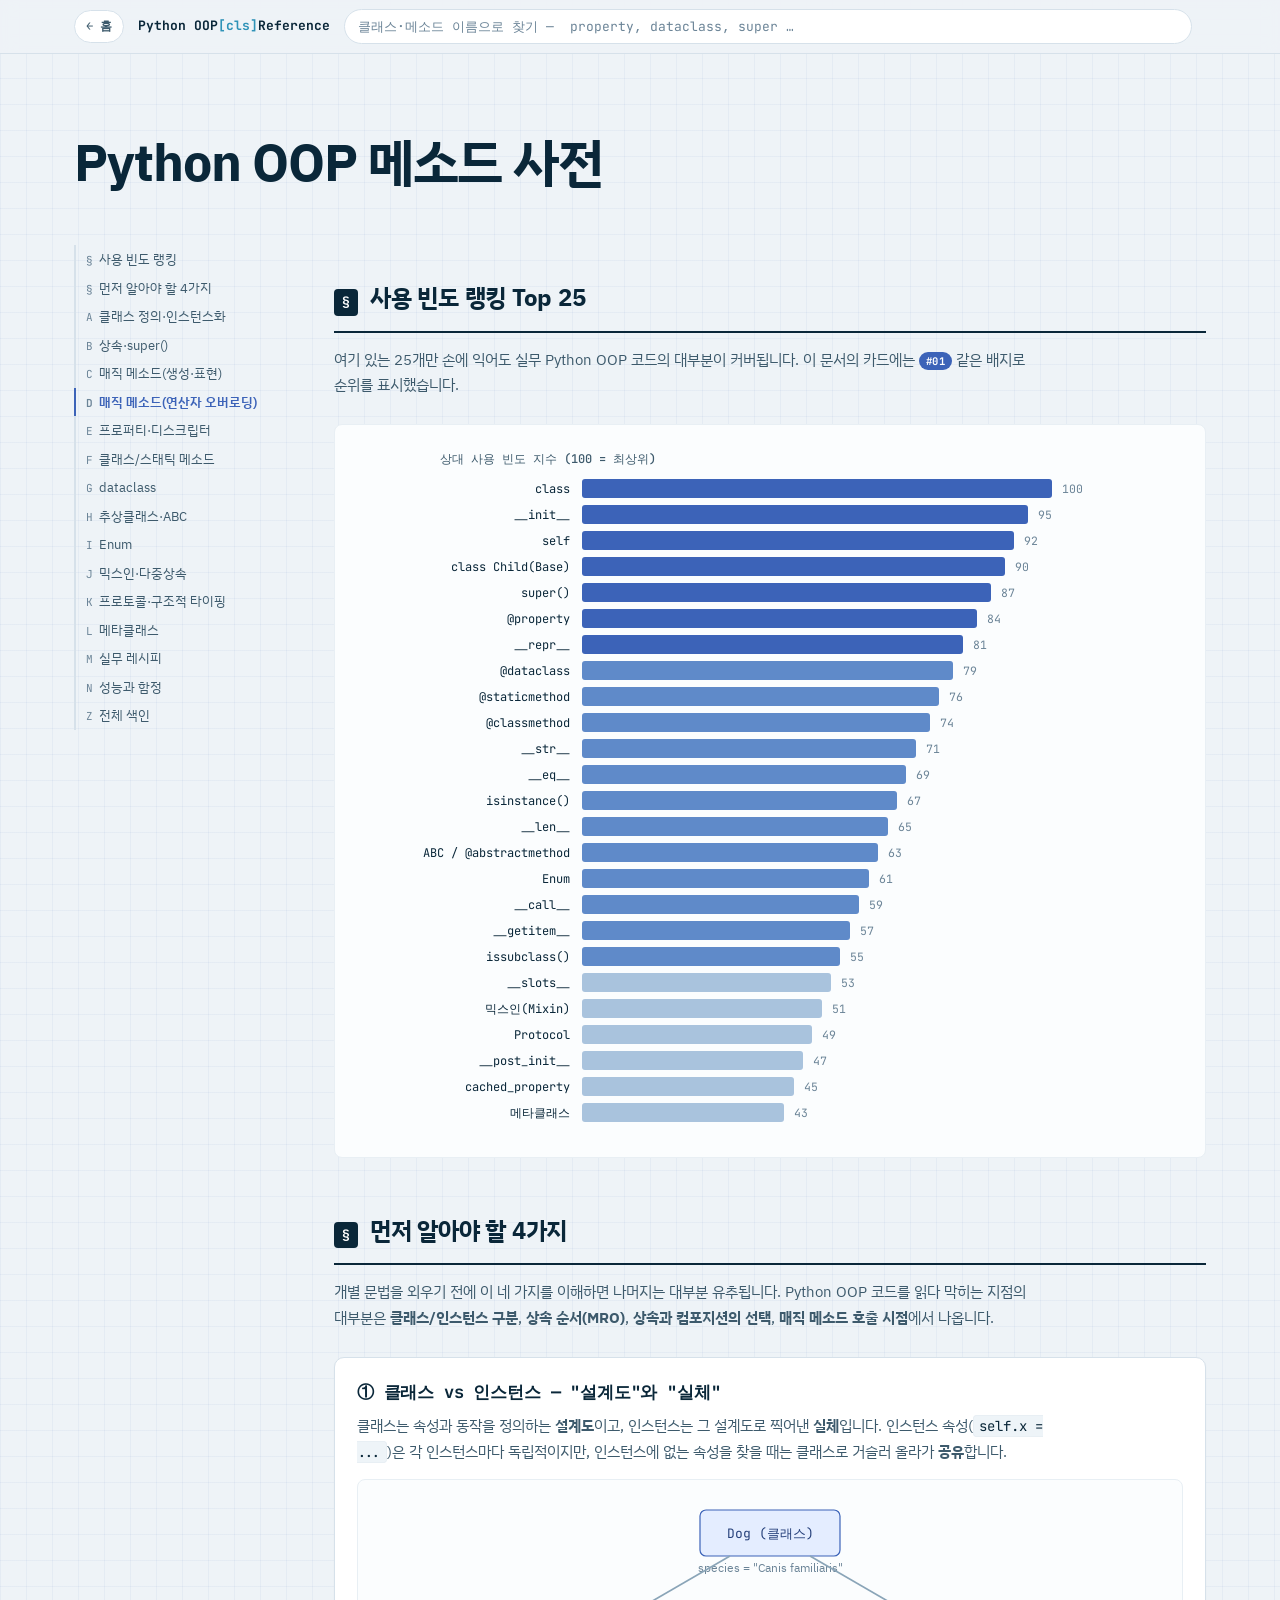
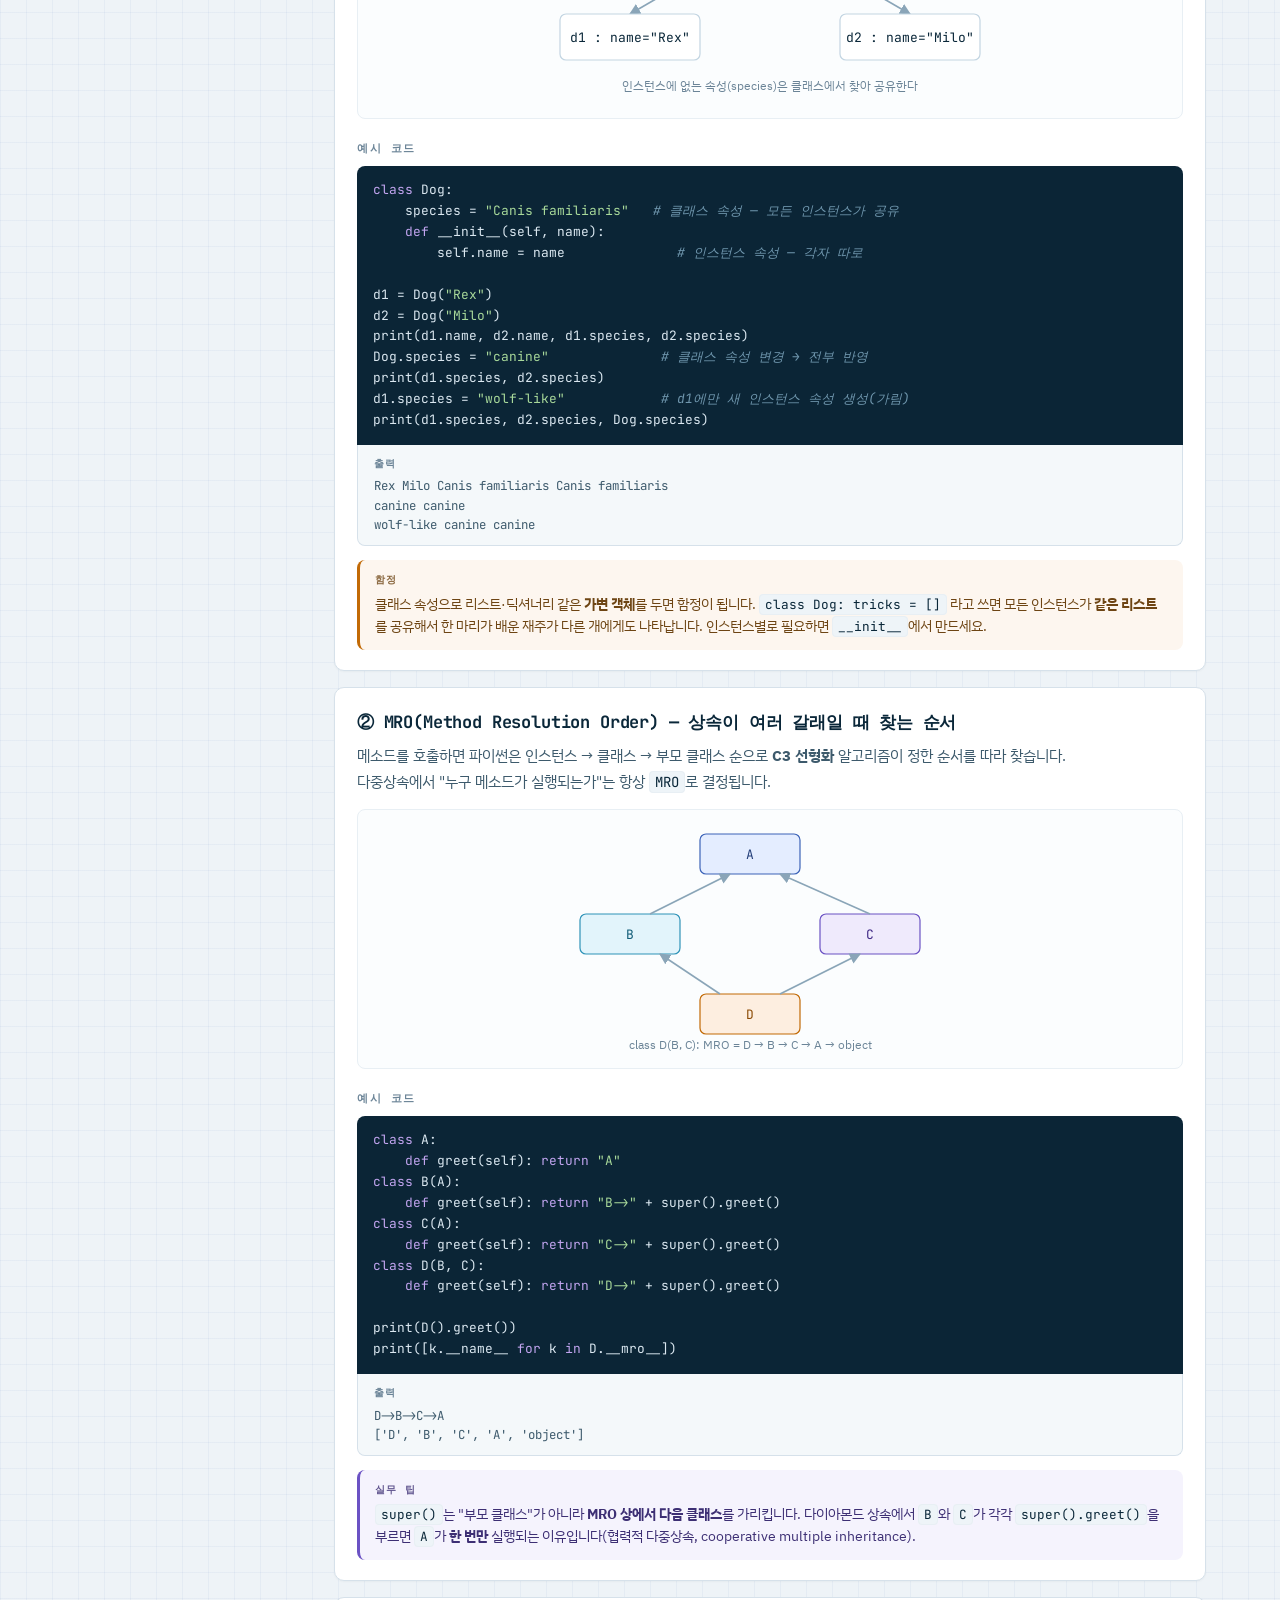
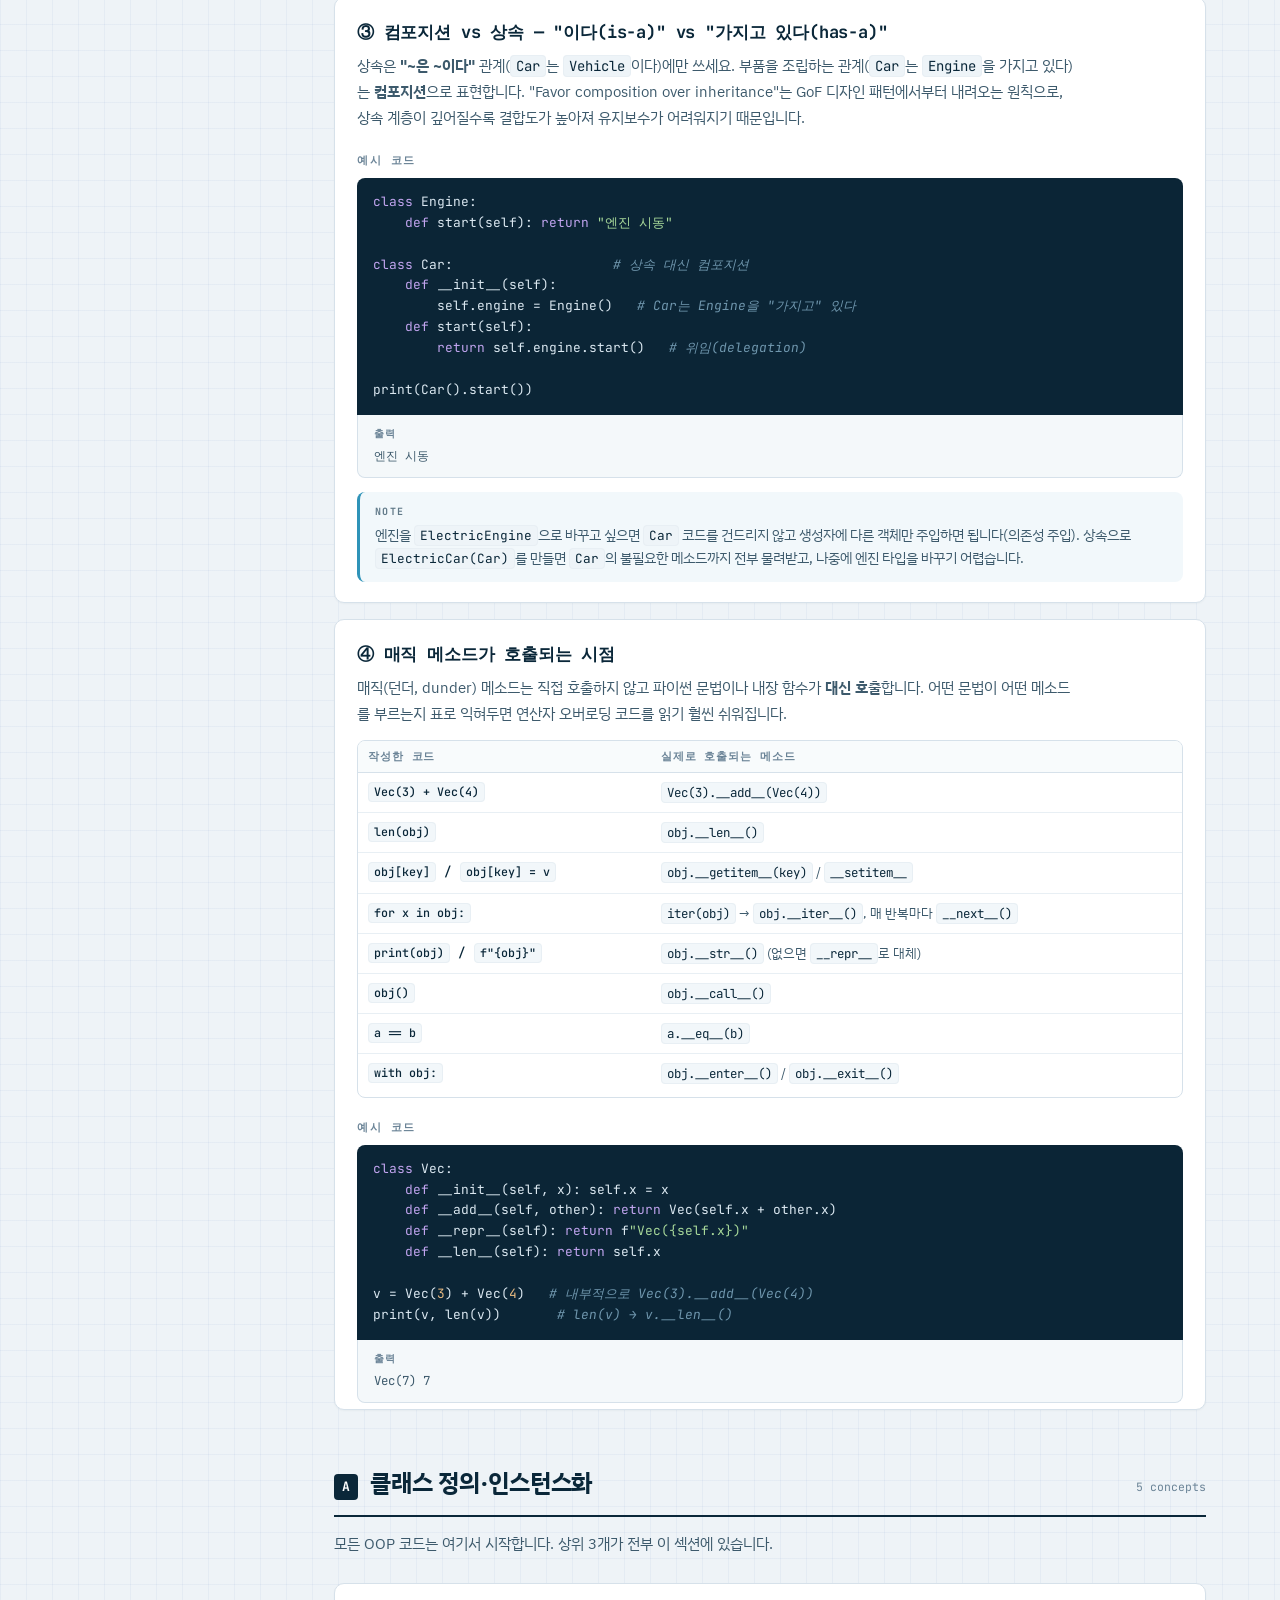
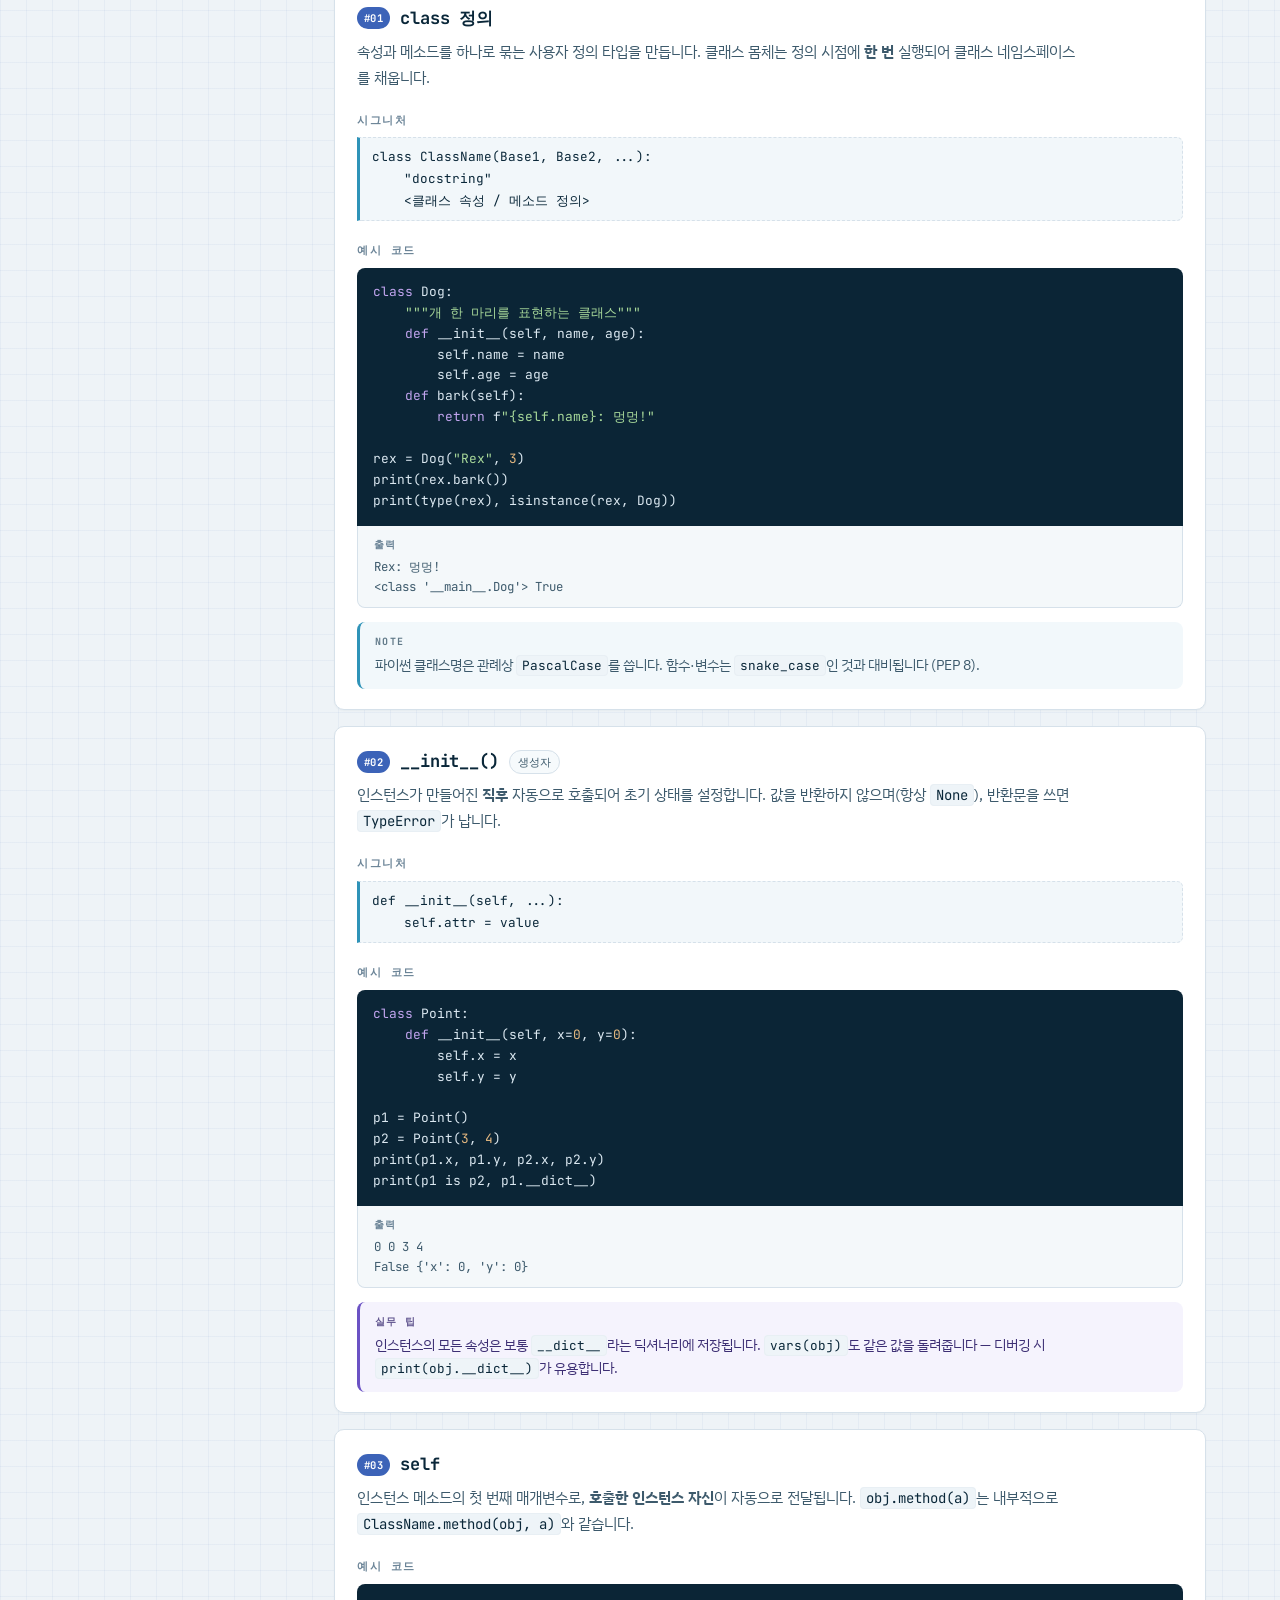
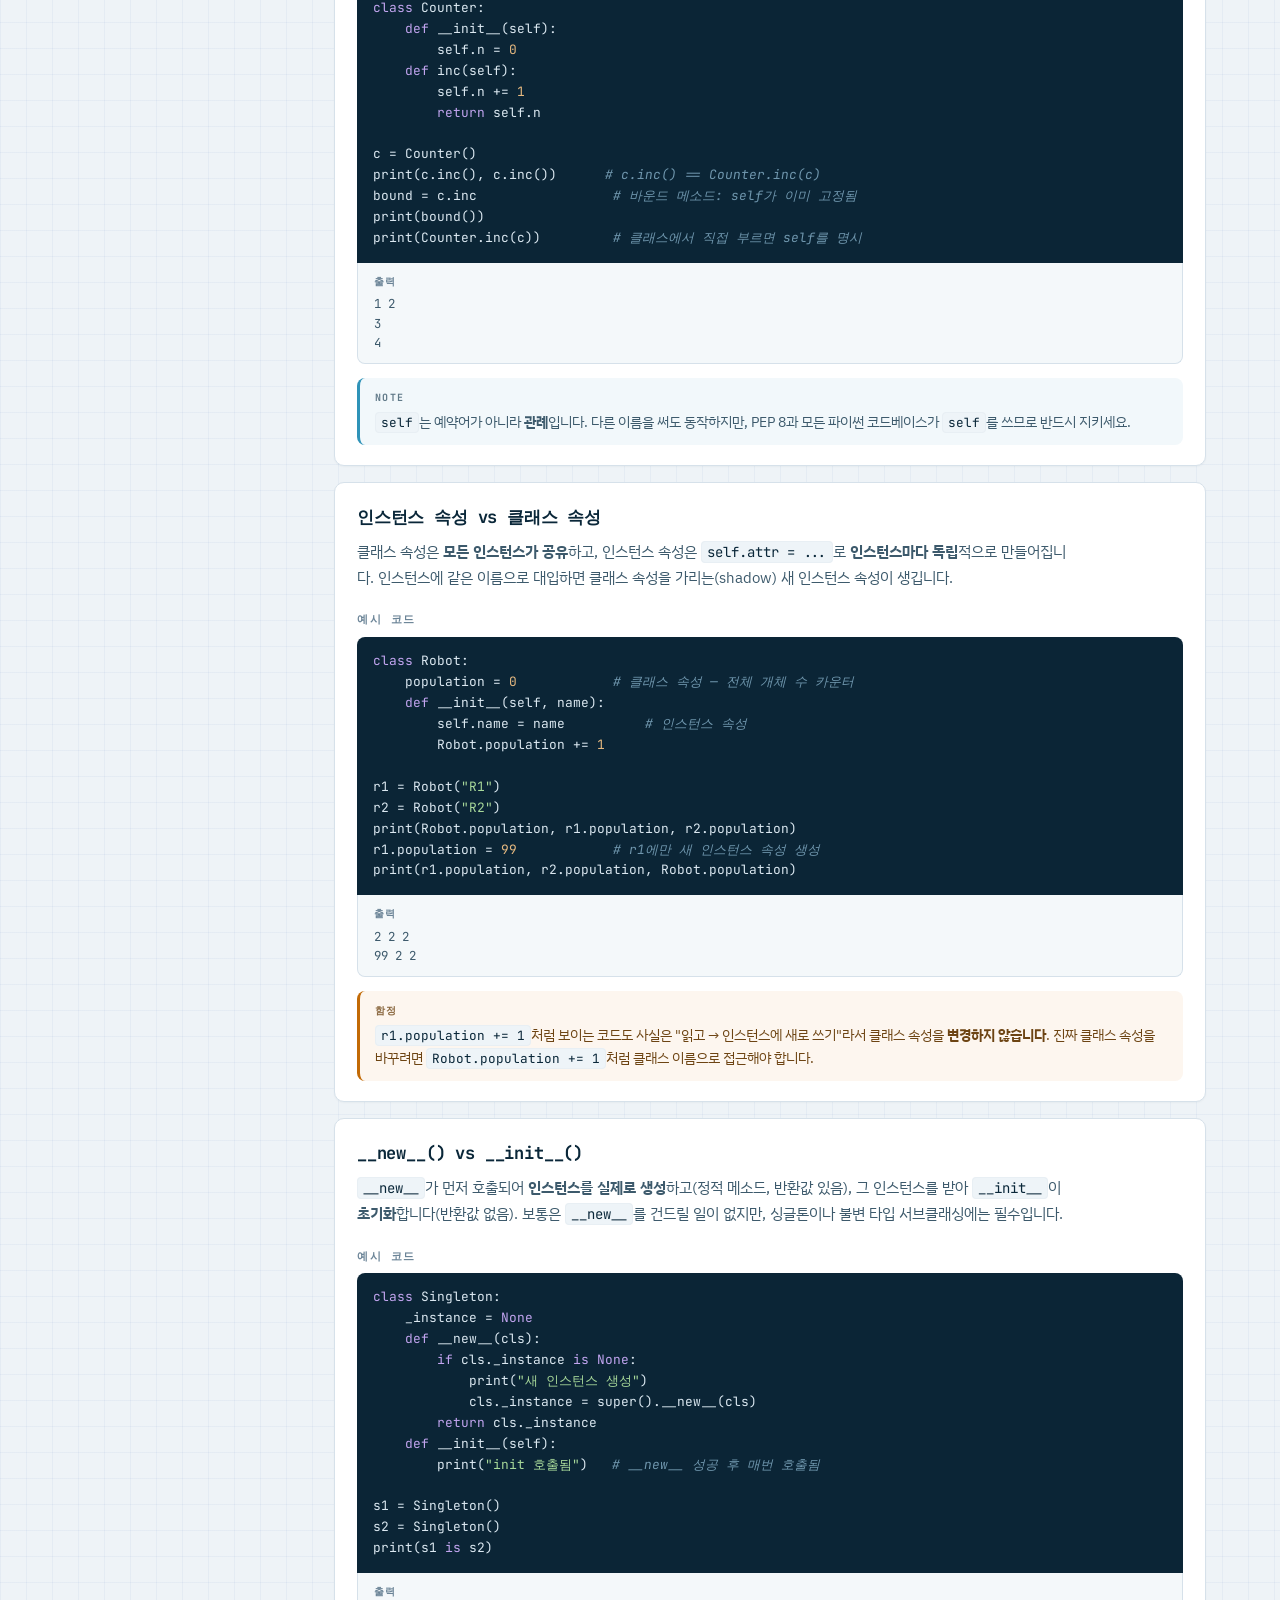
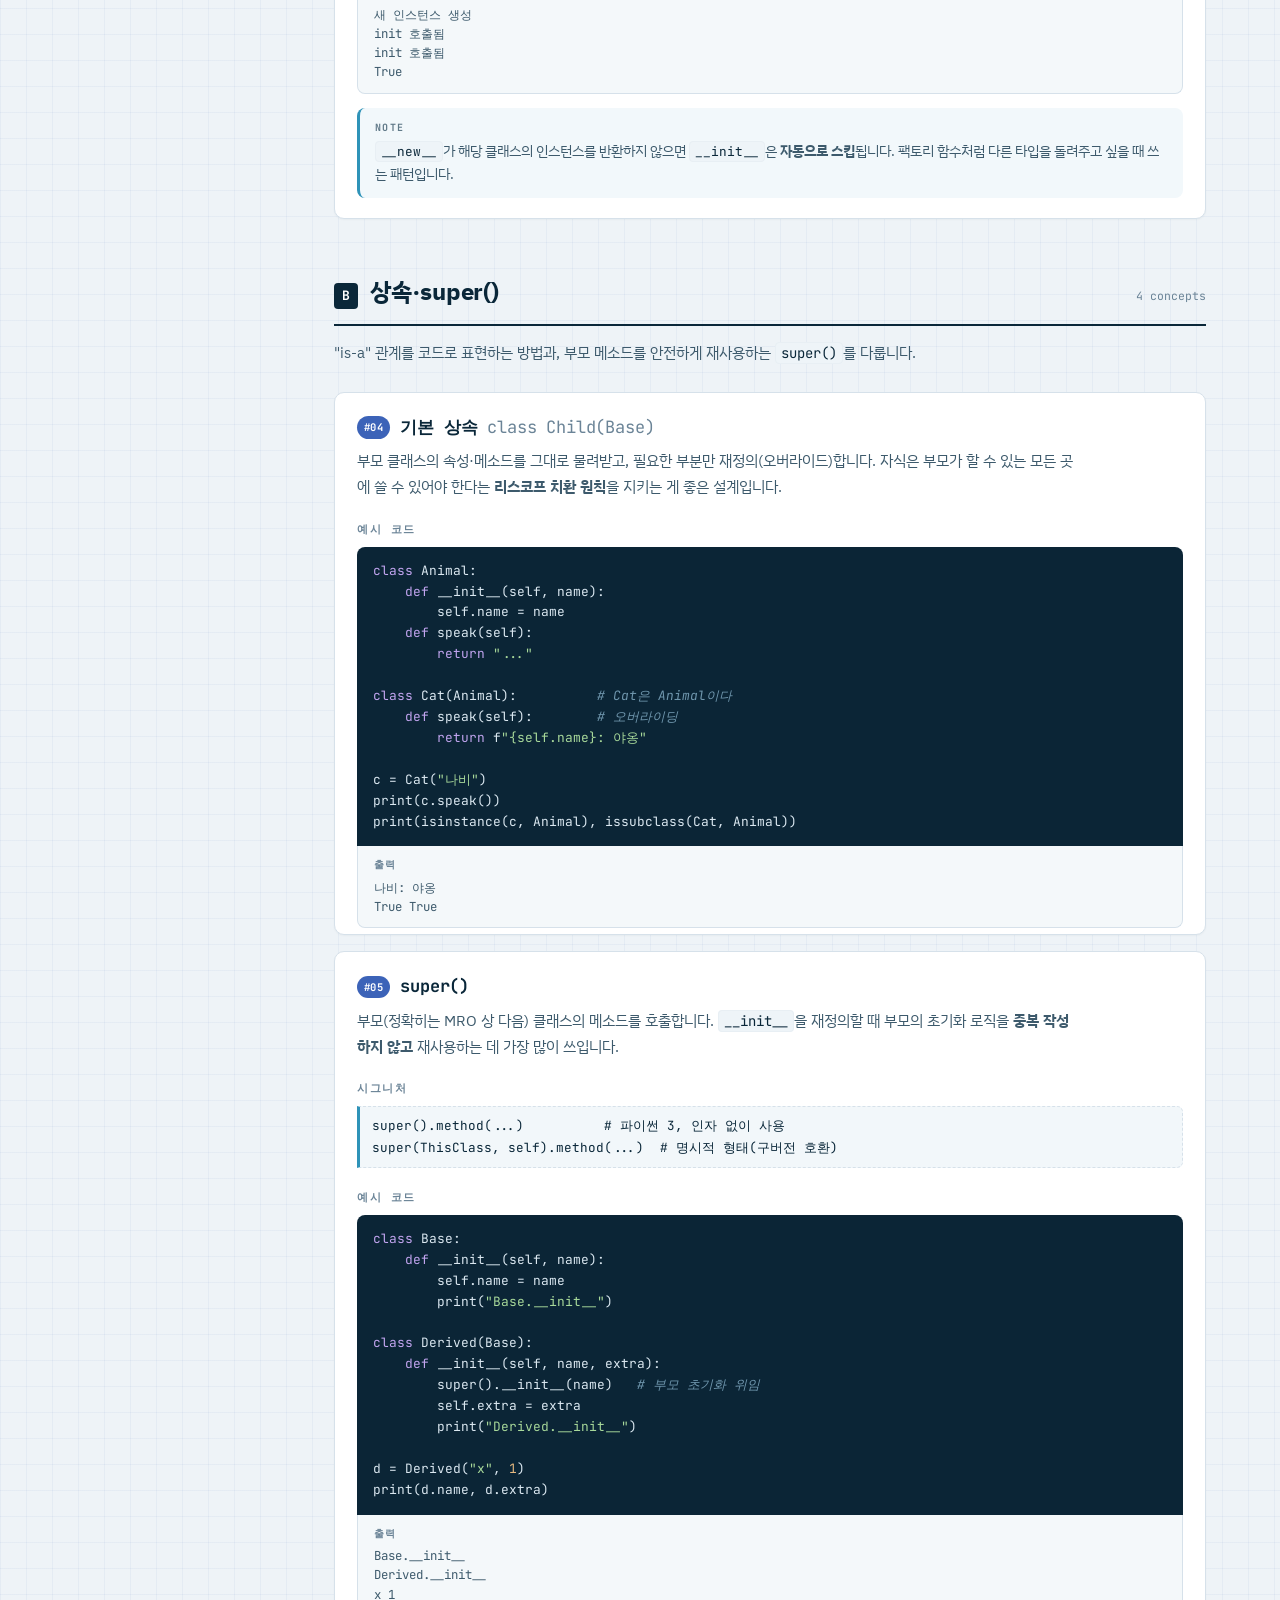
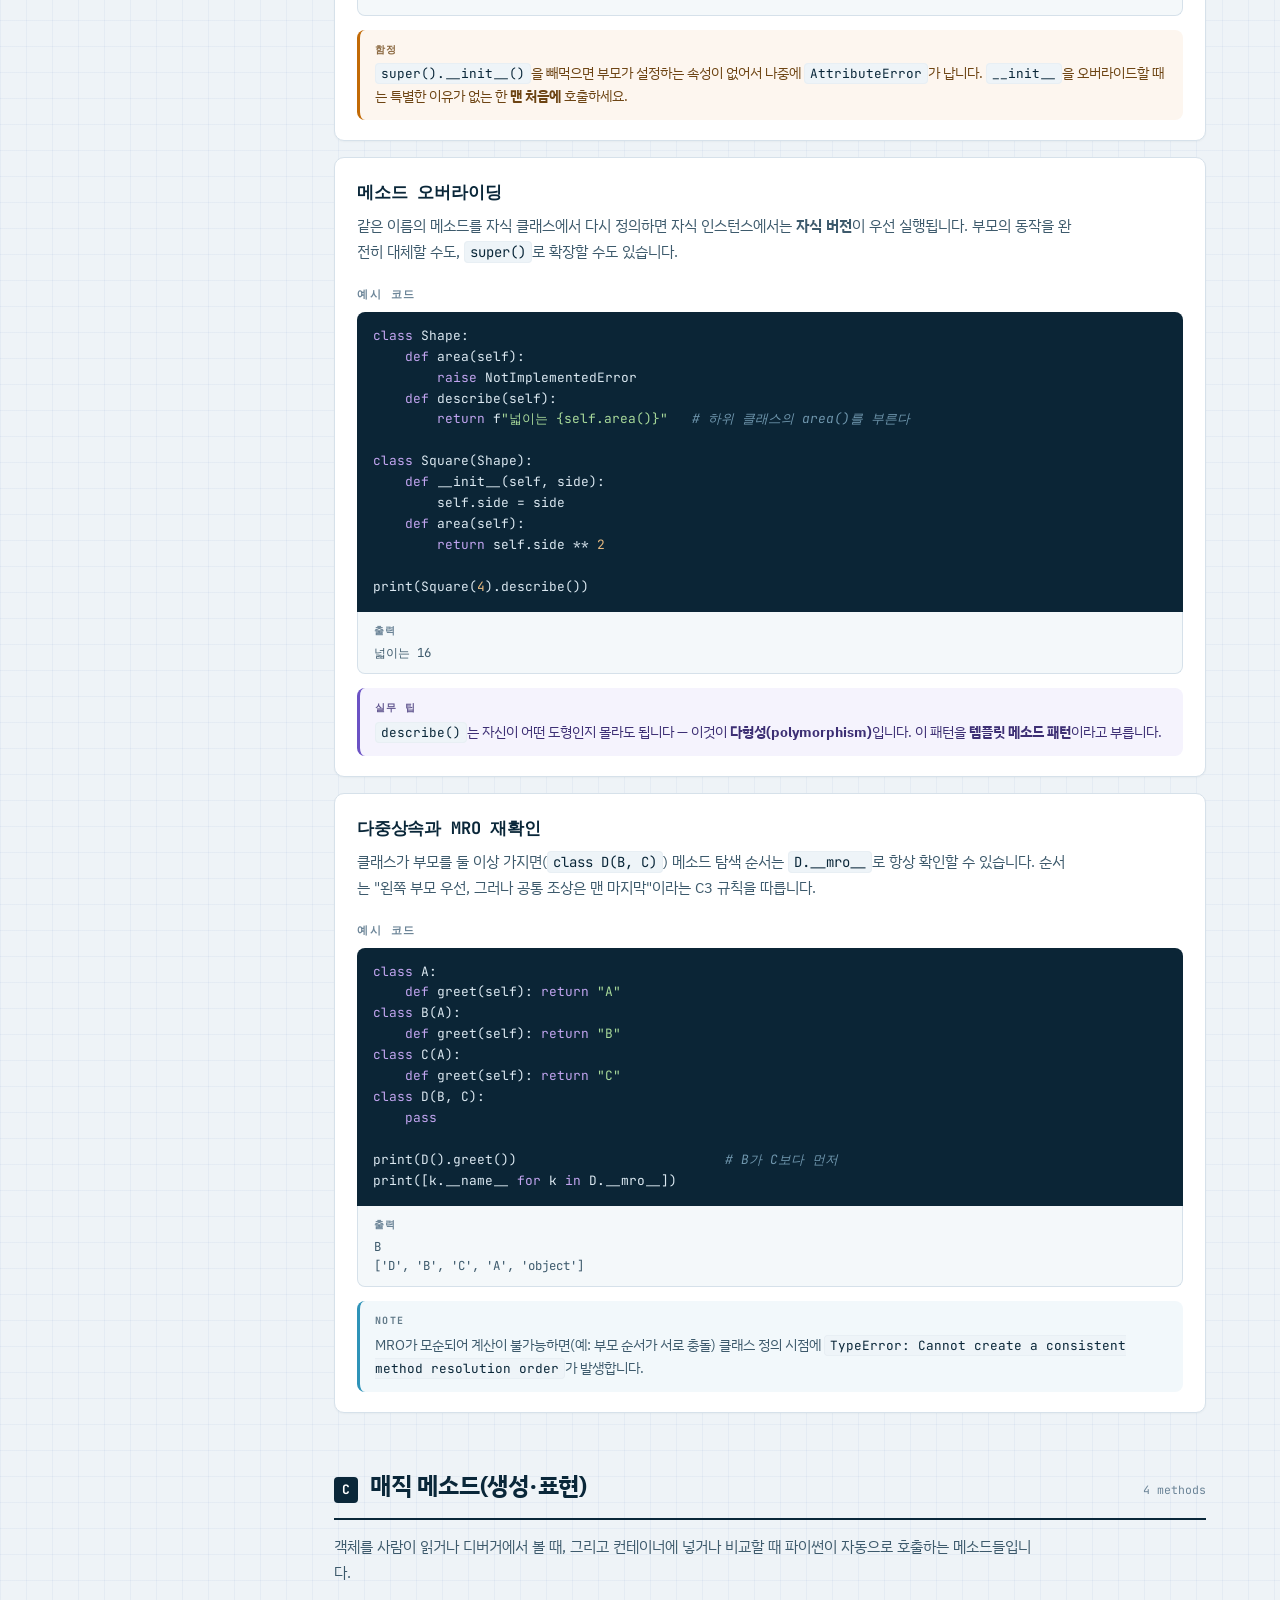
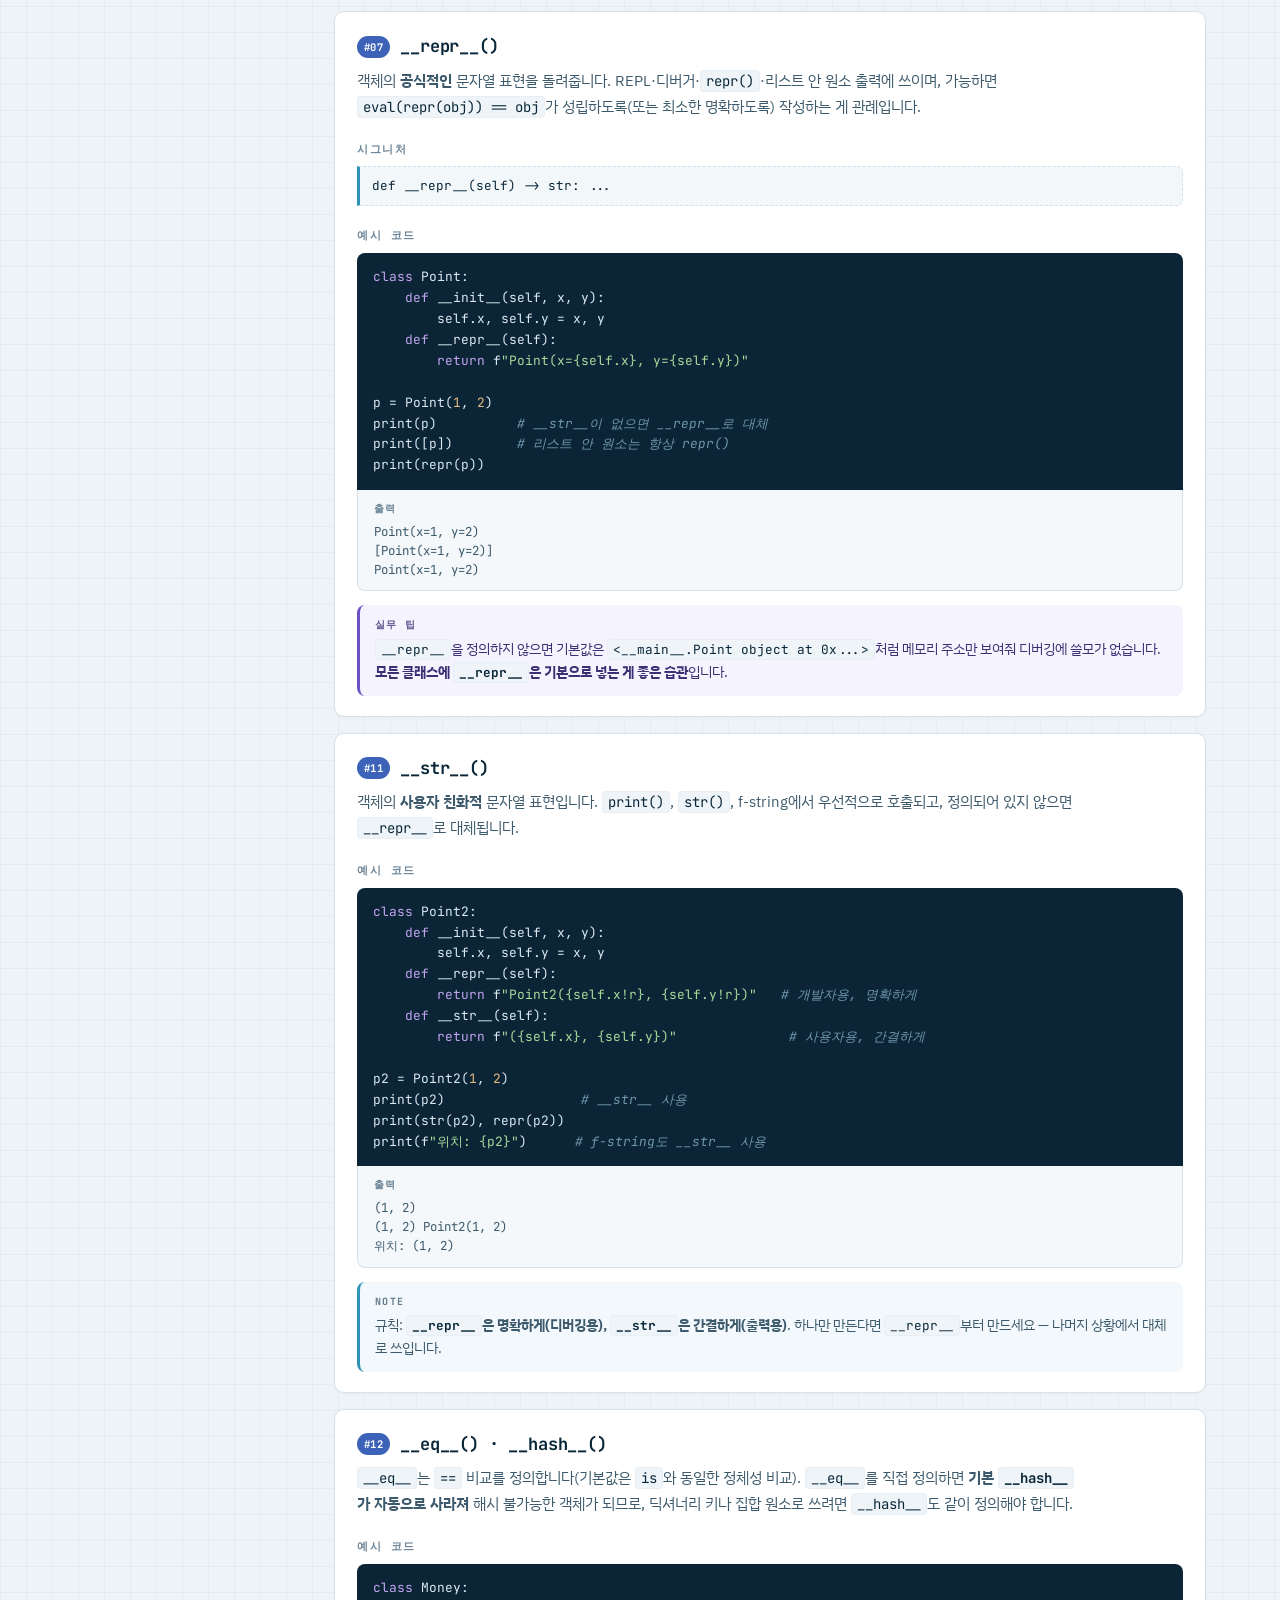
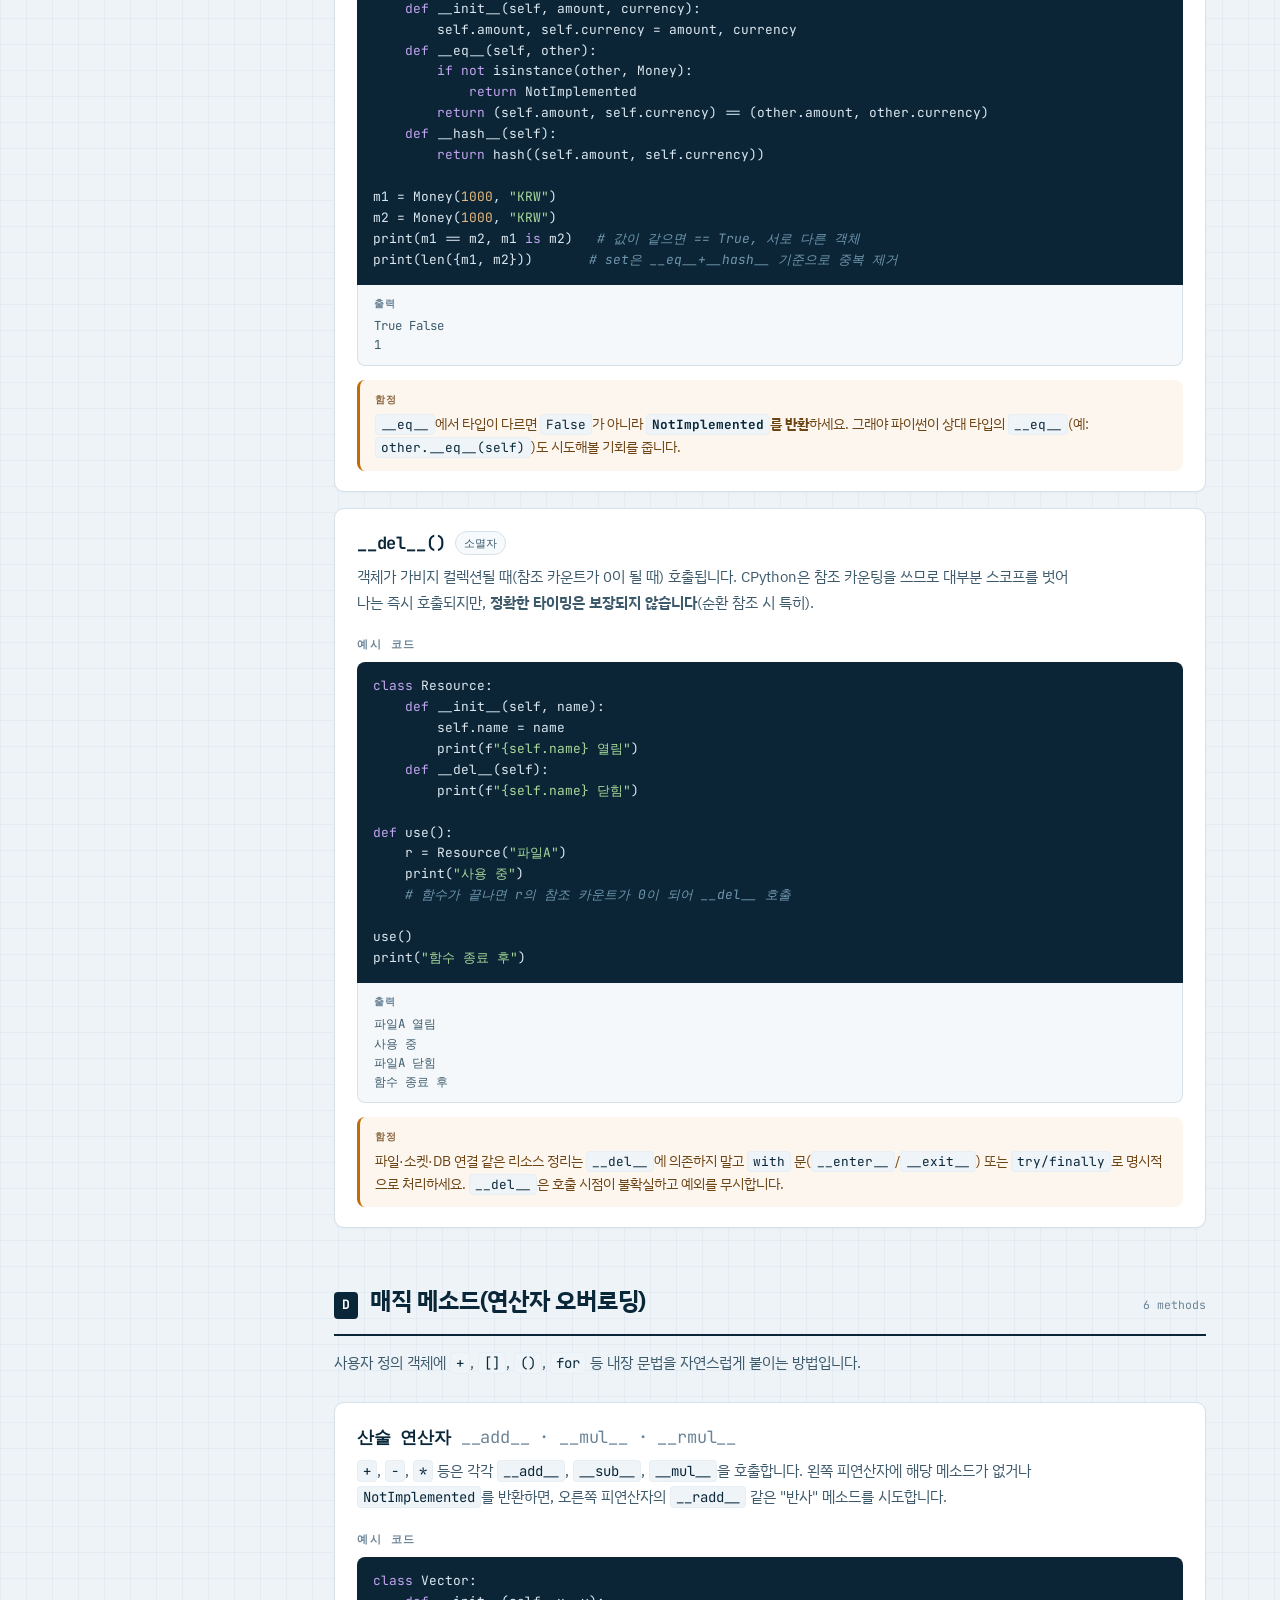
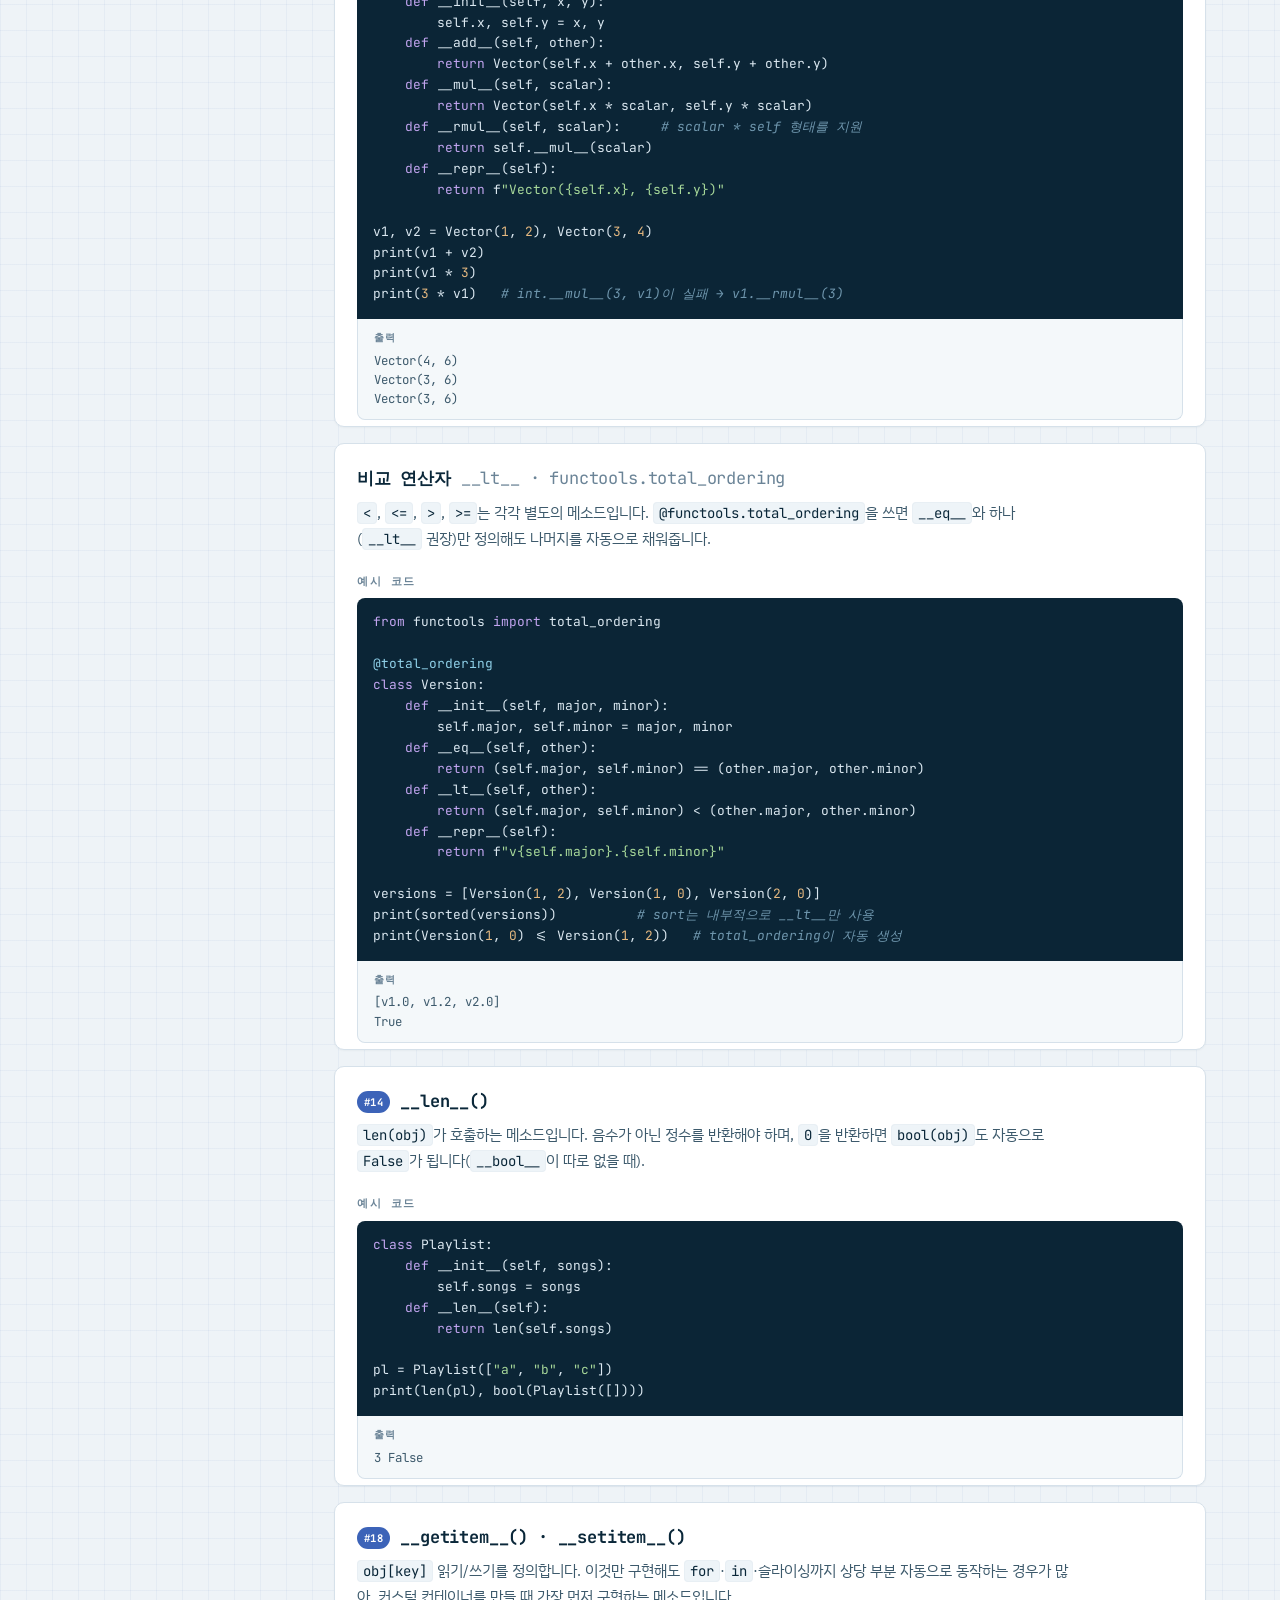
<file: pages/oop-reference.html>
<!DOCTYPE html>
<html lang="ko">
<head>
<meta charset="utf-8">
<meta name="viewport" content="width=device-width, initial-scale=1">
<title>Python OOP 실무 레퍼런스 — 메소드 A to Z</title>
<link rel="preconnect" href="https://fonts.googleapis.com">
<link rel="preconnect" href="https://fonts.gstatic.com" crossorigin>
<link href="https://fonts.googleapis.com/css2?family=IBM+Plex+Sans+KR:wght@300;400;500;600;700&family=JetBrains+Mono:wght@400;500;700&display=swap" rel="stylesheet">
<link rel="stylesheet" href="reference.css">
</head>
<body>

<div class="bar">
  <div class="bar-in">
    <a class="home" href="../index.html">← 홈</a>
    <div class="brand">Python OOP<span>[cls]</span>Reference</div>
    <input id="q" type="search" placeholder="클래스·메소드 이름으로 찾기 —  property, dataclass, super …" aria-label="함수 검색">
    <div id="qn" aria-live="polite"></div>
  </div>
</div>

<header class="hero">
  <h1>Python OOP 메소드 사전</h1>
</header>

<div class="wrap">
<nav class="toc" aria-label="목차">
  <ol>
    <li><a href="#rank"><span class="k">§</span>사용 빈도 랭킹</a></li>
    <li><a href="#core"><span class="k">§</span>먼저 알아야 할 4가지</a></li>
    <li><a href="#a"><span class="k">A</span>클래스 정의·인스턴스화</a></li>
    <li><a href="#b"><span class="k">B</span>상속·super()</a></li>
    <li><a href="#c"><span class="k">C</span>매직 메소드(생성·표현)</a></li>
    <li><a href="#d"><span class="k">D</span>매직 메소드(연산자 오버로딩)</a></li>
    <li><a href="#e"><span class="k">E</span>프로퍼티·디스크립터</a></li>
    <li><a href="#f"><span class="k">F</span>클래스/스태틱 메소드</a></li>
    <li><a href="#g"><span class="k">G</span>dataclass</a></li>
    <li><a href="#h"><span class="k">H</span>추상클래스·ABC</a></li>
    <li><a href="#i"><span class="k">I</span>Enum</a></li>
    <li><a href="#j"><span class="k">J</span>믹스인·다중상속</a></li>
    <li><a href="#k"><span class="k">K</span>프로토콜·구조적 타이핑</a></li>
    <li><a href="#l"><span class="k">L</span>메타클래스</a></li>
    <li><a href="#m"><span class="k">M</span>실무 레시피</a></li>
    <li><a href="#n"><span class="k">N</span>성능과 함정</a></li>
    <li><a href="#z"><span class="k">Z</span>전체 색인</a></li>
  </ol>
</nav>

<main>

<!-- ============ 랭킹 ============ -->
<section id="rank">
  <div class="sec-h"><span class="key">§</span><h2>사용 빈도 랭킹 Top 25</h2></div>
  <p class="sec-note">여기 있는 25개만 손에 익어도 실무 Python OOP 코드의 대부분이 커버됩니다. 이 문서의 카드에는 <span class="rank">#01</span> 같은 배지로 순위를 표시했습니다.</p>
  <div class="viz wide"><svg viewBox="0 0 700 704" style="max-width:700px" xmlns="http://www.w3.org/2000/svg" role="img"><defs><marker id="ah" viewBox="0 0 10 10" refX="9" refY="5" markerWidth="7" markerHeight="7" orient="auto"><path d="M0 0 L10 5 L0 10 z" class="ahp"/></marker></defs><text class="gt" x="20" y="24">상대 사용 빈도 지수 (100 = 최상위)</text><text class="rl" x="150" y="54" text-anchor="end">class</text><rect class="bar b1" x="162" y="40" width="470" height="19" rx="3"/><text class="rn" x="642" y="54">100</text><text class="rl" x="150" y="80" text-anchor="end">__init__</text><rect class="bar b1" x="162" y="66" width="446" height="19" rx="3"/><text class="rn" x="618" y="80">95</text><text class="rl" x="150" y="106" text-anchor="end">self</text><rect class="bar b1" x="162" y="92" width="432" height="19" rx="3"/><text class="rn" x="604" y="106">92</text><text class="rl" x="150" y="132" text-anchor="end">class Child(Base)</text><rect class="bar b1" x="162" y="118" width="423" height="19" rx="3"/><text class="rn" x="595" y="132">90</text><text class="rl" x="150" y="158" text-anchor="end">super()</text><rect class="bar b1" x="162" y="144" width="409" height="19" rx="3"/><text class="rn" x="581" y="158">87</text><text class="rl" x="150" y="184" text-anchor="end">@property</text><rect class="bar b1" x="162" y="170" width="395" height="19" rx="3"/><text class="rn" x="567" y="184">84</text><text class="rl" x="150" y="210" text-anchor="end">__repr__</text><rect class="bar b1" x="162" y="196" width="381" height="19" rx="3"/><text class="rn" x="553" y="210">81</text><text class="rl" x="150" y="236" text-anchor="end">@dataclass</text><rect class="bar b2" x="162" y="222" width="371" height="19" rx="3"/><text class="rn" x="543" y="236">79</text><text class="rl" x="150" y="262" text-anchor="end">@staticmethod</text><rect class="bar b2" x="162" y="248" width="357" height="19" rx="3"/><text class="rn" x="529" y="262">76</text><text class="rl" x="150" y="288" text-anchor="end">@classmethod</text><rect class="bar b2" x="162" y="274" width="348" height="19" rx="3"/><text class="rn" x="520" y="288">74</text><text class="rl" x="150" y="314" text-anchor="end">__str__</text><rect class="bar b2" x="162" y="300" width="334" height="19" rx="3"/><text class="rn" x="506" y="314">71</text><text class="rl" x="150" y="340" text-anchor="end">__eq__</text><rect class="bar b2" x="162" y="326" width="324" height="19" rx="3"/><text class="rn" x="496" y="340">69</text><text class="rl" x="150" y="366" text-anchor="end">isinstance()</text><rect class="bar b2" x="162" y="352" width="315" height="19" rx="3"/><text class="rn" x="487" y="366">67</text><text class="rl" x="150" y="392" text-anchor="end">__len__</text><rect class="bar b2" x="162" y="378" width="306" height="19" rx="3"/><text class="rn" x="478" y="392">65</text><text class="rl" x="150" y="418" text-anchor="end">ABC / @abstractmethod</text><rect class="bar b2" x="162" y="404" width="296" height="19" rx="3"/><text class="rn" x="468" y="418">63</text><text class="rl" x="150" y="444" text-anchor="end">Enum</text><rect class="bar b2" x="162" y="430" width="287" height="19" rx="3"/><text class="rn" x="459" y="444">61</text><text class="rl" x="150" y="470" text-anchor="end">__call__</text><rect class="bar b2" x="162" y="456" width="277" height="19" rx="3"/><text class="rn" x="449" y="470">59</text><text class="rl" x="150" y="496" text-anchor="end">__getitem__</text><rect class="bar b2" x="162" y="482" width="268" height="19" rx="3"/><text class="rn" x="440" y="496">57</text><text class="rl" x="150" y="522" text-anchor="end">issubclass()</text><rect class="bar b2" x="162" y="508" width="258" height="19" rx="3"/><text class="rn" x="430" y="522">55</text><text class="rl" x="150" y="548" text-anchor="end">__slots__</text><rect class="bar b3" x="162" y="534" width="249" height="19" rx="3"/><text class="rn" x="421" y="548">53</text><text class="rl" x="150" y="574" text-anchor="end">믹스인(Mixin)</text><rect class="bar b3" x="162" y="560" width="240" height="19" rx="3"/><text class="rn" x="412" y="574">51</text><text class="rl" x="150" y="600" text-anchor="end">Protocol</text><rect class="bar b3" x="162" y="586" width="230" height="19" rx="3"/><text class="rn" x="402" y="600">49</text><text class="rl" x="150" y="626" text-anchor="end">__post_init__</text><rect class="bar b3" x="162" y="612" width="221" height="19" rx="3"/><text class="rn" x="393" y="626">47</text><text class="rl" x="150" y="652" text-anchor="end">cached_property</text><rect class="bar b3" x="162" y="638" width="212" height="19" rx="3"/><text class="rn" x="384" y="652">45</text><text class="rl" x="150" y="678" text-anchor="end">메타클래스</text><rect class="bar b3" x="162" y="664" width="202" height="19" rx="3"/><text class="rn" x="374" y="678">43</text></svg></div>
</section>

<!-- ============ 핵심 개념 ============ -->
<section id="core">
  <div class="sec-h"><span class="key">§</span><h2>먼저 알아야 할 4가지</h2></div>
  <p class="sec-note">개별 문법을 외우기 전에 이 네 가지를 이해하면 나머지는 대부분 유추됩니다. Python OOP 코드를 읽다 막히는 지점의 대부분은 <b>클래스/인스턴스 구분</b>, <b>상속 순서(MRO)</b>, <b>상속과 컴포지션의 선택</b>, <b>매직 메소드 호출 시점</b>에서 나옵니다.</p>

  <div class="fn">
    <div class="fn-h"><h3>① 클래스 vs 인스턴스 — "설계도"와 "실체"</h3></div>
    <p>클래스는 속성과 동작을 정의하는 <b>설계도</b>이고, 인스턴스는 그 설계도로 찍어낸 <b>실체</b>입니다. 인스턴스 속성(<code>self.x = ...</code>)은 각 인스턴스마다 독립적이지만, 인스턴스에 없는 속성을 찾을 때는 클래스로 거슬러 올라가 <b>공유</b>합니다.</p>
    <div class="viz"><svg viewBox="0 0 520 210" style="max-width:520px" xmlns="http://www.w3.org/2000/svg" role="img"><defs><marker id="ah-core1" viewBox="0 0 10 10" refX="9" refY="5" markerWidth="7" markerHeight="7" orient="auto"><path d="M0 0 L10 5 L0 10 z" class="ahp"/></marker></defs><rect class="c c-hl" x="190" y="16" width="140" height="46" rx="6"/><text class="ct ct-hl" x="260" y="44">Dog (클래스)</text><text class="gd" x="260" y="78" text-anchor="middle">species = "Canis familiaris"</text><line class="ar" x1="220" y1="62" x2="120" y2="120" marker-end="url(#ah-core1)"/><line class="ar" x1="300" y1="62" x2="400" y2="120" marker-end="url(#ah-core1)"/><rect class="c c-base" x="50" y="120" width="140" height="46" rx="6"/><text class="ct" x="120" y="148">d1 : name="Rex"</text><rect class="c c-base" x="330" y="120" width="140" height="46" rx="6"/><text class="ct" x="400" y="148">d2 : name="Milo"</text><text class="gd" x="260" y="196" text-anchor="middle">인스턴스에 없는 속성(species)은 클래스에서 찾아 공유한다</text></svg></div>
    <h4>예시 코드</h4>
    <pre class="has-out"><span class="k">class</span> Dog:
    species = <span class="s">"Canis familiaris"</span>   <span class="c"># 클래스 속성 — 모든 인스턴스가 공유</span>
    <span class="k">def</span> __init__(self, name):
        self.name = name              <span class="c"># 인스턴스 속성 — 각자 따로</span>

d1 = Dog(<span class="s">"Rex"</span>)
d2 = Dog(<span class="s">"Milo"</span>)
print(d1.name, d2.name, d1.species, d2.species)
Dog.species = <span class="s">"canine"</span>              <span class="c"># 클래스 속성 변경 → 전부 반영</span>
print(d1.species, d2.species)
d1.species = <span class="s">"wolf-like"</span>            <span class="c"># d1에만 새 인스턴스 속성 생성(가림)</span>
print(d1.species, d2.species, Dog.species)</pre>
    <div class="out">Rex Milo Canis familiaris Canis familiaris
canine canine
wolf-like canine canine</div>
    <div class="warn">클래스 속성으로 리스트·딕셔너리 같은 <b>가변 객체</b>를 두면 함정이 됩니다. <code>class Dog: tricks = []</code> 라고 쓰면 모든 인스턴스가 <b>같은 리스트</b>를 공유해서 한 마리가 배운 재주가 다른 개에게도 나타납니다. 인스턴스별로 필요하면 <code>__init__</code>에서 만드세요.</div>
  </div>

  <div class="fn">
    <div class="fn-h"><h3>② MRO(Method Resolution Order) — 상속이 여러 갈래일 때 찾는 순서</h3></div>
    <p>메소드를 호출하면 파이썬은 인스턴스 → 클래스 → 부모 클래스 순으로 <b>C3 선형화</b> 알고리즘이 정한 순서를 따라 찾습니다. 다중상속에서 "누구 메소드가 실행되는가"는 항상 <code>MRO</code>로 결정됩니다.</p>
    <div class="viz"><svg viewBox="0 0 520 230" style="max-width:520px" xmlns="http://www.w3.org/2000/svg" role="img"><defs><marker id="ah-core2" viewBox="0 0 10 10" refX="9" refY="5" markerWidth="7" markerHeight="7" orient="auto"><path d="M0 0 L10 5 L0 10 z" class="ahp"/></marker></defs><rect class="c c-hl" x="190" y="10" width="100" height="40" rx="6"/><text class="ct ct-hl" x="240" y="35">A</text><rect class="c c-acc" x="70" y="90" width="100" height="40" rx="6"/><text class="ct ct-acc" x="120" y="115">B</text><rect class="c c-acc2" x="310" y="90" width="100" height="40" rx="6"/><text class="ct ct-acc2" x="360" y="115">C</text><rect class="c c-warn" x="190" y="170" width="100" height="40" rx="6"/><text class="ct ct-warn" x="240" y="195">D</text><line class="ar" x1="140" y1="90" x2="220" y2="50" marker-end="url(#ah-core2)"/><line class="ar" x1="360" y1="90" x2="270" y2="50" marker-end="url(#ah-core2)"/><line class="ar" x1="210" y1="170" x2="150" y2="130" marker-end="url(#ah-core2)"/><line class="ar" x1="270" y1="170" x2="350" y2="130" marker-end="url(#ah-core2)"/><text class="gd" x="240" y="225" text-anchor="middle">class D(B, C): MRO = D → B → C → A → object</text></svg></div>
    <h4>예시 코드</h4>
    <pre class="has-out"><span class="k">class</span> A:
    <span class="k">def</span> greet(self): <span class="k">return</span> <span class="s">"A"</span>
<span class="k">class</span> B(A):
    <span class="k">def</span> greet(self): <span class="k">return</span> <span class="s">"B-&gt;"</span> + super().greet()
<span class="k">class</span> C(A):
    <span class="k">def</span> greet(self): <span class="k">return</span> <span class="s">"C-&gt;"</span> + super().greet()
<span class="k">class</span> D(B, C):
    <span class="k">def</span> greet(self): <span class="k">return</span> <span class="s">"D-&gt;"</span> + super().greet()

print(D().greet())
print([k.__name__ <span class="k">for</span> k <span class="k">in</span> D.__mro__])</pre>
    <div class="out">D-&gt;B-&gt;C-&gt;A
['D', 'B', 'C', 'A', 'object']</div>
    <div class="tip"><code>super()</code>는 "부모 클래스"가 아니라 <b>MRO 상에서 다음 클래스</b>를 가리킵니다. 다이아몬드 상속에서 <code>B</code>와 <code>C</code>가 각각 <code>super().greet()</code>을 부르면 <code>A</code>가 <b>한 번만</b> 실행되는 이유입니다(협력적 다중상속, cooperative multiple inheritance).</div>
  </div>

  <div class="fn">
    <div class="fn-h"><h3>③ 컴포지션 vs 상속 — "이다(is-a)" vs "가지고 있다(has-a)"</h3></div>
    <p>상속은 <b>"~은 ~이다"</b> 관계(<code>Car</code>는 <code>Vehicle</code>이다)에만 쓰세요. 부품을 조립하는 관계(<code>Car</code>는 <code>Engine</code>을 가지고 있다)는 <b>컴포지션</b>으로 표현합니다. "Favor composition over inheritance"는 GoF 디자인 패턴에서부터 내려오는 원칙으로, 상속 계층이 깊어질수록 결합도가 높아져 유지보수가 어려워지기 때문입니다.</p>
    <h4>예시 코드</h4>
    <pre class="has-out"><span class="k">class</span> Engine:
    <span class="k">def</span> start(self): <span class="k">return</span> <span class="s">"엔진 시동"</span>

<span class="k">class</span> Car:                    <span class="c"># 상속 대신 컴포지션</span>
    <span class="k">def</span> __init__(self):
        self.engine = Engine()   <span class="c"># Car는 Engine을 "가지고" 있다</span>
    <span class="k">def</span> start(self):
        <span class="k">return</span> self.engine.start()   <span class="c"># 위임(delegation)</span>

print(Car().start())</pre>
    <div class="out">엔진 시동</div>
    <div class="note">엔진을 <code>ElectricEngine</code>으로 바꾸고 싶으면 <code>Car</code> 코드를 건드리지 않고 생성자에 다른 객체만 주입하면 됩니다(의존성 주입). 상속으로 <code>ElectricCar(Car)</code>를 만들면 <code>Car</code>의 불필요한 메소드까지 전부 물려받고, 나중에 엔진 타입을 바꾸기 어렵습니다.</div>
  </div>

  <div class="fn">
    <div class="fn-h"><h3>④ 매직 메소드가 호출되는 시점</h3></div>
    <p>매직(던더, dunder) 메소드는 직접 호출하지 않고 파이썬 문법이나 내장 함수가 <b>대신 호출</b>합니다. 어떤 문법이 어떤 메소드를 부르는지 표로 익혀두면 연산자 오버로딩 코드를 읽기 훨씬 쉬워집니다.</p>
    <div class="tbl-wrap">
    <table>
      <tr><th>작성한 코드</th><th>실제로 호출되는 메소드</th></tr>
      <tr><td><code>Vec(3) + Vec(4)</code></td><td><code>Vec(3).__add__(Vec(4))</code></td></tr>
      <tr><td><code>len(obj)</code></td><td><code>obj.__len__()</code></td></tr>
      <tr><td><code>obj[key]</code> / <code>obj[key] = v</code></td><td><code>obj.__getitem__(key)</code> / <code>__setitem__</code></td></tr>
      <tr><td><code>for x in obj:</code></td><td><code>iter(obj)</code> → <code>obj.__iter__()</code>, 매 반복마다 <code>__next__()</code></td></tr>
      <tr><td><code>print(obj)</code> / <code>f"{obj}"</code></td><td><code>obj.__str__()</code> (없으면 <code>__repr__</code>로 대체)</td></tr>
      <tr><td><code>obj()</code></td><td><code>obj.__call__()</code></td></tr>
      <tr><td><code>a == b</code></td><td><code>a.__eq__(b)</code></td></tr>
      <tr><td><code>with obj:</code></td><td><code>obj.__enter__()</code> / <code>obj.__exit__()</code></td></tr>
    </table>
    </div>
    <h4>예시 코드</h4>
    <pre class="has-out"><span class="k">class</span> Vec:
    <span class="k">def</span> __init__(self, x): self.x = x
    <span class="k">def</span> __add__(self, other): <span class="k">return</span> Vec(self.x + other.x)
    <span class="k">def</span> __repr__(self): <span class="k">return</span> f<span class="s">"Vec({self.x})"</span>
    <span class="k">def</span> __len__(self): <span class="k">return</span> self.x

v = Vec(<span class="n">3</span>) + Vec(<span class="n">4</span>)   <span class="c"># 내부적으로 Vec(3).__add__(Vec(4))</span>
print(v, len(v))       <span class="c"># len(v) → v.__len__()</span></pre>
    <div class="out">Vec(7) 7</div>
  </div>
</section>

<!-- ============ A. 클래스 정의·인스턴스화 ============ -->
<section id="a">
  <div class="sec-h"><span class="key">A</span><h2>클래스 정의·인스턴스화</h2><span class="cnt">5 concepts</span></div>
  <p class="sec-note">모든 OOP 코드는 여기서 시작합니다. 상위 3개가 전부 이 섹션에 있습니다.</p>

  <div class="fn" data-key="class 클래스정의 클래스 정의">
    <div class="fn-h"><span class="rank">#01</span><h3>class 정의</h3></div>
    <p>속성과 메소드를 하나로 묶는 사용자 정의 타입을 만듭니다. 클래스 몸체는 정의 시점에 <b>한 번</b> 실행되어 클래스 네임스페이스를 채웁니다.</p>
    <h4>시그니처</h4>
    <div class="sig">class ClassName(Base1, Base2, ...):
    "docstring"
    &lt;클래스 속성 / 메소드 정의&gt;</div>
    <h4>예시 코드</h4>
    <pre class="has-out"><span class="k">class</span> Dog:
    <span class="s">"""개 한 마리를 표현하는 클래스"""</span>
    <span class="k">def</span> __init__(self, name, age):
        self.name = name
        self.age = age
    <span class="k">def</span> bark(self):
        <span class="k">return</span> f<span class="s">"{self.name}: 멍멍!"</span>

rex = Dog(<span class="s">"Rex"</span>, <span class="n">3</span>)
print(rex.bark())
print(type(rex), isinstance(rex, Dog))</pre>
    <div class="out">Rex: 멍멍!
&lt;class '__main__.Dog'&gt; True</div>
    <div class="note">파이썬 클래스명은 관례상 <code>PascalCase</code>를 씁니다. 함수·변수는 <code>snake_case</code>인 것과 대비됩니다 (PEP 8).</div>
  </div>

  <div class="fn" data-key="__init__ 생성자 초기화">
    <div class="fn-h"><span class="rank">#02</span><h3>__init__()</h3><span class="tag">생성자</span></div>
    <p>인스턴스가 만들어진 <b>직후</b> 자동으로 호출되어 초기 상태를 설정합니다. 값을 반환하지 않으며(항상 <code>None</code>), 반환문을 쓰면 <code>TypeError</code>가 납니다.</p>
    <h4>시그니처</h4>
    <div class="sig">def __init__(self, ...):
    self.attr = value</div>
    <h4>예시 코드</h4>
    <pre class="has-out"><span class="k">class</span> Point:
    <span class="k">def</span> __init__(self, x=<span class="n">0</span>, y=<span class="n">0</span>):
        self.x = x
        self.y = y

p1 = Point()
p2 = Point(<span class="n">3</span>, <span class="n">4</span>)
print(p1.x, p1.y, p2.x, p2.y)
print(p1 is p2, p1.__dict__)</pre>
    <div class="out">0 0 3 4
False {'x': 0, 'y': 0}</div>
    <div class="tip">인스턴스의 모든 속성은 보통 <code>__dict__</code>라는 딕셔너리에 저장됩니다. <code>vars(obj)</code>도 같은 값을 돌려줍니다 — 디버깅 시 <code>print(obj.__dict__)</code>가 유용합니다.</div>
  </div>

  <div class="fn" data-key="self 인스턴스 바인딩 바운드메소드">
    <div class="fn-h"><span class="rank">#03</span><h3>self</h3></div>
    <p>인스턴스 메소드의 첫 번째 매개변수로, <b>호출한 인스턴스 자신</b>이 자동으로 전달됩니다. <code>obj.method(a)</code>는 내부적으로 <code>ClassName.method(obj, a)</code>와 같습니다.</p>
    <h4>예시 코드</h4>
    <pre class="has-out"><span class="k">class</span> Counter:
    <span class="k">def</span> __init__(self):
        self.n = <span class="n">0</span>
    <span class="k">def</span> inc(self):
        self.n += <span class="n">1</span>
        <span class="k">return</span> self.n

c = Counter()
print(c.inc(), c.inc())      <span class="c"># c.inc() == Counter.inc(c)</span>
bound = c.inc                 <span class="c"># 바운드 메소드: self가 이미 고정됨</span>
print(bound())
print(Counter.inc(c))         <span class="c"># 클래스에서 직접 부르면 self를 명시</span></pre>
    <div class="out">1 2
3
4</div>
    <div class="note"><code>self</code>는 예약어가 아니라 <b>관례</b>입니다. 다른 이름을 써도 동작하지만, PEP 8과 모든 파이썬 코드베이스가 <code>self</code>를 쓰므로 반드시 지키세요.</div>
  </div>

  <div class="fn" data-key="인스턴스 속성 클래스 속성 class attribute instance attribute">
    <div class="fn-h"><h3>인스턴스 속성 vs 클래스 속성</h3></div>
    <p>클래스 속성은 <b>모든 인스턴스가 공유</b>하고, 인스턴스 속성은 <code>self.attr = ...</code>로 <b>인스턴스마다 독립</b>적으로 만들어집니다. 인스턴스에 같은 이름으로 대입하면 클래스 속성을 가리는(shadow) 새 인스턴스 속성이 생깁니다.</p>
    <h4>예시 코드</h4>
    <pre class="has-out"><span class="k">class</span> Robot:
    population = <span class="n">0</span>            <span class="c"># 클래스 속성 — 전체 개체 수 카운터</span>
    <span class="k">def</span> __init__(self, name):
        self.name = name          <span class="c"># 인스턴스 속성</span>
        Robot.population += <span class="n">1</span>

r1 = Robot(<span class="s">"R1"</span>)
r2 = Robot(<span class="s">"R2"</span>)
print(Robot.population, r1.population, r2.population)
r1.population = <span class="n">99</span>            <span class="c"># r1에만 새 인스턴스 속성 생성</span>
print(r1.population, r2.population, Robot.population)</pre>
    <div class="out">2 2 2
99 2 2</div>
    <div class="warn"><code>r1.population += 1</code>처럼 보이는 코드도 사실은 "읽고 → 인스턴스에 새로 쓰기"라서 클래스 속성을 <b>변경하지 않습니다</b>. 진짜 클래스 속성을 바꾸려면 <code>Robot.population += 1</code>처럼 클래스 이름으로 접근해야 합니다.</div>
  </div>

  <div class="fn" data-key="__new__ new init 인스턴스 생성 순서">
    <div class="fn-h"><h3>__new__() vs __init__()</h3></div>
    <p><code>__new__</code>가 먼저 호출되어 <b>인스턴스를 실제로 생성</b>하고(정적 메소드, 반환값 있음), 그 인스턴스를 받아 <code>__init__</code>이 <b>초기화</b>합니다(반환값 없음). 보통은 <code>__new__</code>를 건드릴 일이 없지만, 싱글톤이나 불변 타입 서브클래싱에는 필수입니다.</p>
    <h4>예시 코드</h4>
    <pre class="has-out"><span class="k">class</span> Singleton:
    _instance = <span class="k">None</span>
    <span class="k">def</span> __new__(cls):
        <span class="k">if</span> cls._instance <span class="k">is</span> <span class="k">None</span>:
            print(<span class="s">"새 인스턴스 생성"</span>)
            cls._instance = super().__new__(cls)
        <span class="k">return</span> cls._instance
    <span class="k">def</span> __init__(self):
        print(<span class="s">"init 호출됨"</span>)   <span class="c"># __new__ 성공 후 매번 호출됨</span>

s1 = Singleton()
s2 = Singleton()
print(s1 <span class="k">is</span> s2)</pre>
    <div class="out">새 인스턴스 생성
init 호출됨
init 호출됨
True</div>
    <div class="note"><code>__new__</code>가 해당 클래스의 인스턴스를 반환하지 않으면 <code>__init__</code>은 <b>자동으로 스킵</b>됩니다. 팩토리 함수처럼 다른 타입을 돌려주고 싶을 때 쓰는 패턴입니다.</div>
  </div>
</section>

<!-- ============ B. 상속·super() ============ -->
<section id="b">
  <div class="sec-h"><span class="key">B</span><h2>상속·super()</h2><span class="cnt">4 concepts</span></div>
  <p class="sec-note">"is-a" 관계를 코드로 표현하는 방법과, 부모 메소드를 안전하게 재사용하는 <code>super()</code>를 다룹니다.</p>

  <div class="fn" data-key="상속 inheritance class child base 기본상속">
    <div class="fn-h"><span class="rank">#04</span><h3>기본 상속 <span class="dim">class Child(Base)</span></h3></div>
    <p>부모 클래스의 속성·메소드를 그대로 물려받고, 필요한 부분만 재정의(오버라이드)합니다. 자식은 부모가 할 수 있는 모든 곳에 쓸 수 있어야 한다는 <b>리스코프 치환 원칙</b>을 지키는 게 좋은 설계입니다.</p>
    <h4>예시 코드</h4>
    <pre class="has-out"><span class="k">class</span> Animal:
    <span class="k">def</span> __init__(self, name):
        self.name = name
    <span class="k">def</span> speak(self):
        <span class="k">return</span> <span class="s">"..."</span>

<span class="k">class</span> Cat(Animal):          <span class="c"># Cat은 Animal이다</span>
    <span class="k">def</span> speak(self):        <span class="c"># 오버라이딩</span>
        <span class="k">return</span> f<span class="s">"{self.name}: 야옹"</span>

c = Cat(<span class="s">"나비"</span>)
print(c.speak())
print(isinstance(c, Animal), issubclass(Cat, Animal))</pre>
    <div class="out">나비: 야옹
True True</div>
  </div>

  <div class="fn" data-key="super init 상위클래스 부모생성자">
    <div class="fn-h"><span class="rank">#05</span><h3>super()</h3></div>
    <p>부모(정확히는 MRO 상 다음) 클래스의 메소드를 호출합니다. <code>__init__</code>을 재정의할 때 부모의 초기화 로직을 <b>중복 작성하지 않고</b> 재사용하는 데 가장 많이 쓰입니다.</p>
    <h4>시그니처</h4>
    <div class="sig">super().method(...)          <span class="c"># 파이썬 3, 인자 없이 사용</span>
super(ThisClass, self).method(...)  <span class="c"># 명시적 형태(구버전 호환)</span></div>
    <h4>예시 코드</h4>
    <pre class="has-out"><span class="k">class</span> Base:
    <span class="k">def</span> __init__(self, name):
        self.name = name
        print(<span class="s">"Base.__init__"</span>)

<span class="k">class</span> Derived(Base):
    <span class="k">def</span> __init__(self, name, extra):
        super().__init__(name)   <span class="c"># 부모 초기화 위임</span>
        self.extra = extra
        print(<span class="s">"Derived.__init__"</span>)

d = Derived(<span class="s">"x"</span>, <span class="n">1</span>)
print(d.name, d.extra)</pre>
    <div class="out">Base.__init__
Derived.__init__
x 1</div>
    <div class="warn"><code>super().__init__()</code>을 빼먹으면 부모가 설정하는 속성이 없어서 나중에 <code>AttributeError</code>가 납니다. <code>__init__</code>을 오버라이드할 때는 특별한 이유가 없는 한 <b>맨 처음에</b> 호출하세요.</div>
  </div>

  <div class="fn" data-key="메소드 오버라이딩 override 재정의">
    <div class="fn-h"><h3>메소드 오버라이딩</h3></div>
    <p>같은 이름의 메소드를 자식 클래스에서 다시 정의하면 자식 인스턴스에서는 <b>자식 버전</b>이 우선 실행됩니다. 부모의 동작을 완전히 대체할 수도, <code>super()</code>로 확장할 수도 있습니다.</p>
    <h4>예시 코드</h4>
    <pre class="has-out"><span class="k">class</span> Shape:
    <span class="k">def</span> area(self):
        <span class="k">raise</span> NotImplementedError
    <span class="k">def</span> describe(self):
        <span class="k">return</span> f<span class="s">"넓이는 {self.area()}"</span>   <span class="c"># 하위 클래스의 area()를 부른다</span>

<span class="k">class</span> Square(Shape):
    <span class="k">def</span> __init__(self, side):
        self.side = side
    <span class="k">def</span> area(self):
        <span class="k">return</span> self.side ** <span class="n">2</span>

print(Square(<span class="n">4</span>).describe())</pre>
    <div class="out">넓이는 16</div>
    <div class="tip"><code>describe()</code>는 자신이 어떤 도형인지 몰라도 됩니다 — 이것이 <b>다형성(polymorphism)</b>입니다. 이 패턴을 <b>템플릿 메소드 패턴</b>이라고 부릅니다.</div>
  </div>

  <div class="fn" data-key="MRO Method Resolution Order 상속순서 다이아몬드">
    <div class="fn-h"><h3>다중상속과 MRO 재확인</h3></div>
    <p>클래스가 부모를 둘 이상 가지면(<code>class D(B, C)</code>) 메소드 탐색 순서는 <code>D.__mro__</code>로 항상 확인할 수 있습니다. 순서는 "왼쪽 부모 우선, 그러나 공통 조상은 맨 마지막"이라는 C3 규칙을 따릅니다.</p>
    <h4>예시 코드</h4>
    <pre class="has-out"><span class="k">class</span> A:
    <span class="k">def</span> greet(self): <span class="k">return</span> <span class="s">"A"</span>
<span class="k">class</span> B(A):
    <span class="k">def</span> greet(self): <span class="k">return</span> <span class="s">"B"</span>
<span class="k">class</span> C(A):
    <span class="k">def</span> greet(self): <span class="k">return</span> <span class="s">"C"</span>
<span class="k">class</span> D(B, C):
    <span class="k">pass</span>

print(D().greet())                          <span class="c"># B가 C보다 먼저</span>
print([k.__name__ <span class="k">for</span> k <span class="k">in</span> D.__mro__])</pre>
    <div class="out">B
['D', 'B', 'C', 'A', 'object']</div>
    <div class="note">MRO가 모순되어 계산이 불가능하면(예: 부모 순서가 서로 충돌) 클래스 정의 시점에 <code>TypeError: Cannot create a consistent method resolution order</code>가 발생합니다.</div>
  </div>
</section>

<!-- ============ C. 매직 메소드(생성·표현) ============ -->
<section id="c">
  <div class="sec-h"><span class="key">C</span><h2>매직 메소드(생성·표현)</h2><span class="cnt">4 methods</span></div>
  <p class="sec-note">객체를 사람이 읽거나 디버거에서 볼 때, 그리고 컨테이너에 넣거나 비교할 때 파이썬이 자동으로 호출하는 메소드들입니다.</p>

  <div class="fn" data-key="__repr__ repr 표현">
    <div class="fn-h"><span class="rank">#07</span><h3>__repr__()</h3></div>
    <p>객체의 <b>공식적인</b> 문자열 표현을 돌려줍니다. REPL·디버거·<code>repr()</code>·리스트 안 원소 출력에 쓰이며, 가능하면 <code>eval(repr(obj)) == obj</code>가 성립하도록(또는 최소한 명확하도록) 작성하는 게 관례입니다.</p>
    <h4>시그니처</h4>
    <div class="sig">def __repr__(self) -> str: ...</div>
    <h4>예시 코드</h4>
    <pre class="has-out"><span class="k">class</span> Point:
    <span class="k">def</span> __init__(self, x, y):
        self.x, self.y = x, y
    <span class="k">def</span> __repr__(self):
        <span class="k">return</span> f<span class="s">"Point(x={self.x}, y={self.y})"</span>

p = Point(<span class="n">1</span>, <span class="n">2</span>)
print(p)          <span class="c"># __str__이 없으면 __repr__로 대체</span>
print([p])        <span class="c"># 리스트 안 원소는 항상 repr()</span>
print(repr(p))</pre>
    <div class="out">Point(x=1, y=2)
[Point(x=1, y=2)]
Point(x=1, y=2)</div>
    <div class="tip"><code>__repr__</code>을 정의하지 않으면 기본값은 <code>&lt;__main__.Point object at 0x...&gt;</code>처럼 메모리 주소만 보여줘 디버깅에 쓸모가 없습니다. <b>모든 클래스에 <code>__repr__</code>은 기본으로 넣는 게 좋은 습관</b>입니다.</div>
  </div>

  <div class="fn" data-key="__str__ str 문자열변환">
    <div class="fn-h"><span class="rank">#11</span><h3>__str__()</h3></div>
    <p>객체의 <b>사용자 친화적</b> 문자열 표현입니다. <code>print()</code>, <code>str()</code>, f-string에서 우선적으로 호출되고, 정의되어 있지 않으면 <code>__repr__</code>로 대체됩니다.</p>
    <h4>예시 코드</h4>
    <pre class="has-out"><span class="k">class</span> Point2:
    <span class="k">def</span> __init__(self, x, y):
        self.x, self.y = x, y
    <span class="k">def</span> __repr__(self):
        <span class="k">return</span> f<span class="s">"Point2({self.x!r}, {self.y!r})"</span>   <span class="c"># 개발자용, 명확하게</span>
    <span class="k">def</span> __str__(self):
        <span class="k">return</span> f<span class="s">"({self.x}, {self.y})"</span>              <span class="c"># 사용자용, 간결하게</span>

p2 = Point2(<span class="n">1</span>, <span class="n">2</span>)
print(p2)                 <span class="c"># __str__ 사용</span>
print(str(p2), repr(p2))
print(f<span class="s">"위치: {p2}"</span>)      <span class="c"># f-string도 __str__ 사용</span></pre>
    <div class="out">(1, 2)
(1, 2) Point2(1, 2)
위치: (1, 2)</div>
    <div class="note">규칙: <b><code>__repr__</code>은 명확하게(디버깅용), <code>__str__</code>은 간결하게(출력용)</b>. 하나만 만든다면 <code>__repr__</code>부터 만드세요 — 나머지 상황에서 대체로 쓰입니다.</div>
  </div>

  <div class="fn" data-key="__eq__ __hash__ 비교 동등성 해시">
    <div class="fn-h"><span class="rank">#12</span><h3>__eq__() · __hash__()</h3></div>
    <p><code>__eq__</code>는 <code>==</code> 비교를 정의합니다(기본값은 <code>is</code>와 동일한 정체성 비교). <code>__eq__</code>를 직접 정의하면 <b>기본 <code>__hash__</code>가 자동으로 사라져</b> 해시 불가능한 객체가 되므로, 딕셔너리 키나 집합 원소로 쓰려면 <code>__hash__</code>도 같이 정의해야 합니다.</p>
    <h4>예시 코드</h4>
    <pre class="has-out"><span class="k">class</span> Money:
    <span class="k">def</span> __init__(self, amount, currency):
        self.amount, self.currency = amount, currency
    <span class="k">def</span> __eq__(self, other):
        <span class="k">if</span> <span class="k">not</span> isinstance(other, Money):
            <span class="k">return</span> NotImplemented
        <span class="k">return</span> (self.amount, self.currency) == (other.amount, other.currency)
    <span class="k">def</span> __hash__(self):
        <span class="k">return</span> hash((self.amount, self.currency))

m1 = Money(<span class="n">1000</span>, <span class="s">"KRW"</span>)
m2 = Money(<span class="n">1000</span>, <span class="s">"KRW"</span>)
print(m1 == m2, m1 <span class="k">is</span> m2)   <span class="c"># 값이 같으면 == True, 서로 다른 객체</span>
print(len({m1, m2}))       <span class="c"># set은 __eq__+__hash__ 기준으로 중복 제거</span></pre>
    <div class="out">True False
1</div>
    <div class="warn"><code>__eq__</code>에서 타입이 다르면 <code>False</code>가 아니라 <b><code>NotImplemented</code>를 반환</b>하세요. 그래야 파이썬이 상대 타입의 <code>__eq__</code>(예: <code>other.__eq__(self)</code>)도 시도해볼 기회를 줍니다.</div>
  </div>

  <div class="fn" data-key="__del__ 소멸자">
    <div class="fn-h"><h3>__del__()</h3><span class="tag">소멸자</span></div>
    <p>객체가 가비지 컬렉션될 때(참조 카운트가 0이 될 때) 호출됩니다. CPython은 참조 카운팅을 쓰므로 대부분 스코프를 벗어나는 즉시 호출되지만, <b>정확한 타이밍은 보장되지 않습니다</b>(순환 참조 시 특히).</p>
    <h4>예시 코드</h4>
    <pre class="has-out"><span class="k">class</span> Resource:
    <span class="k">def</span> __init__(self, name):
        self.name = name
        print(f<span class="s">"{self.name} 열림"</span>)
    <span class="k">def</span> __del__(self):
        print(f<span class="s">"{self.name} 닫힘"</span>)

<span class="k">def</span> use():
    r = Resource(<span class="s">"파일A"</span>)
    print(<span class="s">"사용 중"</span>)
    <span class="c"># 함수가 끝나면 r의 참조 카운트가 0이 되어 __del__ 호출</span>

use()
print(<span class="s">"함수 종료 후"</span>)</pre>
    <div class="out">파일A 열림
사용 중
파일A 닫힘
함수 종료 후</div>
    <div class="warn">파일·소켓·DB 연결 같은 리소스 정리는 <code>__del__</code>에 의존하지 말고 <code>with</code> 문(<code>__enter__</code>/<code>__exit__</code>) 또는 <code>try/finally</code>로 명시적으로 처리하세요. <code>__del__</code>은 호출 시점이 불확실하고 예외를 무시합니다.</div>
  </div>
</section>

<!-- ============ D. 매직 메소드(연산자 오버로딩) ============ -->
<section id="d">
  <div class="sec-h"><span class="key">D</span><h2>매직 메소드(연산자 오버로딩)</h2><span class="cnt">6 methods</span></div>
  <p class="sec-note">사용자 정의 객체에 <code>+</code>, <code>[]</code>, <code>()</code>, <code>for</code> 등 내장 문법을 자연스럽게 붙이는 방법입니다.</p>

  <div class="fn" data-key="__add__ __mul__ __rmul__ 산술연산자 오버로딩">
    <div class="fn-h"><h3>산술 연산자 <span class="dim">__add__ · __mul__ · __rmul__</span></h3></div>
    <p><code>+</code>, <code>-</code>, <code>*</code> 등은 각각 <code>__add__</code>, <code>__sub__</code>, <code>__mul__</code>을 호출합니다. 왼쪽 피연산자에 해당 메소드가 없거나 <code>NotImplemented</code>를 반환하면, 오른쪽 피연산자의 <code>__radd__</code> 같은 "반사" 메소드를 시도합니다.</p>
    <h4>예시 코드</h4>
    <pre class="has-out"><span class="k">class</span> Vector:
    <span class="k">def</span> __init__(self, x, y):
        self.x, self.y = x, y
    <span class="k">def</span> __add__(self, other):
        <span class="k">return</span> Vector(self.x + other.x, self.y + other.y)
    <span class="k">def</span> __mul__(self, scalar):
        <span class="k">return</span> Vector(self.x * scalar, self.y * scalar)
    <span class="k">def</span> __rmul__(self, scalar):     <span class="c"># scalar * self 형태를 지원</span>
        <span class="k">return</span> self.__mul__(scalar)
    <span class="k">def</span> __repr__(self):
        <span class="k">return</span> f<span class="s">"Vector({self.x}, {self.y})"</span>

v1, v2 = Vector(<span class="n">1</span>, <span class="n">2</span>), Vector(<span class="n">3</span>, <span class="n">4</span>)
print(v1 + v2)
print(v1 * <span class="n">3</span>)
print(<span class="n">3</span> * v1)   <span class="c"># int.__mul__(3, v1)이 실패 → v1.__rmul__(3)</span></pre>
    <div class="out">Vector(4, 6)
Vector(3, 6)
Vector(3, 6)</div>
  </div>

  <div class="fn" data-key="__lt__ __le__ 비교연산자 total_ordering functools">
    <div class="fn-h"><h3>비교 연산자 <span class="dim">__lt__ · functools.total_ordering</span></h3></div>
    <p><code>&lt;</code>, <code>&lt;=</code>, <code>&gt;</code>, <code>&gt;=</code>는 각각 별도의 메소드입니다. <code>@functools.total_ordering</code>을 쓰면 <code>__eq__</code>와 하나(<code>__lt__</code> 권장)만 정의해도 나머지를 자동으로 채워줍니다.</p>
    <h4>예시 코드</h4>
    <pre class="has-out"><span class="k">from</span> functools <span class="k">import</span> total_ordering

<span class="o">@total_ordering</span>
<span class="k">class</span> Version:
    <span class="k">def</span> __init__(self, major, minor):
        self.major, self.minor = major, minor
    <span class="k">def</span> __eq__(self, other):
        <span class="k">return</span> (self.major, self.minor) == (other.major, other.minor)
    <span class="k">def</span> __lt__(self, other):
        <span class="k">return</span> (self.major, self.minor) &lt; (other.major, other.minor)
    <span class="k">def</span> __repr__(self):
        <span class="k">return</span> f<span class="s">"v{self.major}.{self.minor}"</span>

versions = [Version(<span class="n">1</span>, <span class="n">2</span>), Version(<span class="n">1</span>, <span class="n">0</span>), Version(<span class="n">2</span>, <span class="n">0</span>)]
print(sorted(versions))          <span class="c"># sort는 내부적으로 __lt__만 사용</span>
print(Version(<span class="n">1</span>, <span class="n">0</span>) &lt;= Version(<span class="n">1</span>, <span class="n">2</span>))   <span class="c"># total_ordering이 자동 생성</span></pre>
    <div class="out">[v1.0, v1.2, v2.0]
True</div>
  </div>

  <div class="fn" data-key="__len__ len 길이">
    <div class="fn-h"><span class="rank">#14</span><h3>__len__()</h3></div>
    <p><code>len(obj)</code>가 호출하는 메소드입니다. 음수가 아닌 정수를 반환해야 하며, <code>0</code>을 반환하면 <code>bool(obj)</code>도 자동으로 <code>False</code>가 됩니다(<code>__bool__</code>이 따로 없을 때).</p>
    <h4>예시 코드</h4>
    <pre class="has-out"><span class="k">class</span> Playlist:
    <span class="k">def</span> __init__(self, songs):
        self.songs = songs
    <span class="k">def</span> __len__(self):
        <span class="k">return</span> len(self.songs)

pl = Playlist([<span class="s">"a"</span>, <span class="s">"b"</span>, <span class="s">"c"</span>])
print(len(pl), bool(Playlist([])))</pre>
    <div class="out">3 False</div>
  </div>

  <div class="fn" data-key="__getitem__ __setitem__ 인덱싱 대괄호">
    <div class="fn-h"><span class="rank">#18</span><h3>__getitem__() · __setitem__()</h3></div>
    <p><code>obj[key]</code> 읽기/쓰기를 정의합니다. 이것만 구현해도 <code>for</code>·<code>in</code>·슬라이싱까지 상당 부분 자동으로 동작하는 경우가 많아, 커스텀 컨테이너를 만들 때 가장 먼저 구현하는 메소드입니다.</p>
    <h4>예시 코드</h4>
    <pre class="has-out"><span class="k">class</span> Grid:
    <span class="k">def</span> __init__(self, w, h):
        self.data = [<span class="n">0</span>] * (w * h)
        self.w = w
    <span class="k">def</span> __getitem__(self, pos):
        x, y = pos
        <span class="k">return</span> self.data[y * self.w + x]
    <span class="k">def</span> __setitem__(self, pos, value):
        x, y = pos
        self.data[y * self.w + x] = value

g = Grid(<span class="n">3</span>, <span class="n">3</span>)
g[<span class="n">1</span>, <span class="n">1</span>] = <span class="n">9</span>            <span class="c"># g[(1,1)] = 9 와 동일 — 튜플로 전달됨</span>
print(g[<span class="n">1</span>, <span class="n">1</span>], g[<span class="n">0</span>, <span class="n">0</span>])</pre>
    <div class="out">9 0</div>
    <div class="tip"><code>__getitem__</code>만 있어도 <code>0</code>부터 시작하는 정수 인덱스에 대해 <code>IndexError</code>가 날 때까지 호출해주는 구식 이터레이션 프로토콜이 동작합니다. 다만 실무에서는 <code>__iter__</code>를 명시적으로 구현하는 편이 명확합니다.</div>
  </div>

  <div class="fn" data-key="__iter__ __next__ 이터레이터 프로토콜 StopIteration">
    <div class="fn-h"><h3>__iter__() · __next__()</h3><span class="tag">이터레이터</span></div>
    <p><code>for x in obj:</code>는 먼저 <code>iter(obj)</code>(→ <code>__iter__</code>)를 호출해 <b>이터레이터</b>를 얻고, 매 반복마다 <code>next()</code>(→ <code>__next__</code>)를 호출합니다. 더 줄 값이 없으면 <code>StopIteration</code>을 발생시켜 반복을 끝냅니다.</p>
    <h4>예시 코드</h4>
    <pre class="has-out"><span class="k">class</span> Countdown:
    <span class="k">def</span> __init__(self, start):
        self.start = start
    <span class="k">def</span> __iter__(self):
        self.cur = self.start
        <span class="k">return</span> self             <span class="c"># self 자신이 이터레이터 역할도 겸함</span>
    <span class="k">def</span> __next__(self):
        <span class="k">if</span> self.cur &lt;= <span class="n">0</span>:
            <span class="k">raise</span> StopIteration
        self.cur -= <span class="n">1</span>
        <span class="k">return</span> self.cur + <span class="n">1</span>

print(list(Countdown(<span class="n">3</span>)))
<span class="k">for</span> n <span class="k">in</span> Countdown(<span class="n">2</span>):
    print(<span class="s">"tick"</span>, n)</pre>
    <div class="out">[3, 2, 1]
tick 2
tick 1</div>
    <div class="note">간단한 이터레이터는 클래스보다 <b>제너레이터 함수</b>(<code>yield</code>)로 만드는 게 훨씬 짧습니다. <code>__iter__</code>/<code>__next__</code>를 직접 구현하는 건 상태를 세밀히 제어해야 하거나 <code>__len__</code> 같은 다른 프로토콜과 결합할 때가 많습니다.</div>
  </div>

  <div class="fn" data-key="__call__ callable 호출가능객체 함수형객체">
    <div class="fn-h"><span class="rank">#17</span><h3>__call__()</h3></div>
    <p>인스턴스를 <code>obj(args)</code>처럼 <b>함수처럼 호출</b>할 수 있게 합니다. 상태를 유지하는 "함수"(설정값을 기억하는 콜백, 캐시가 있는 연산 등)를 만들 때 클로저 대신 자주 쓰입니다.</p>
    <h4>예시 코드</h4>
    <pre class="has-out"><span class="k">class</span> Multiplier:
    <span class="k">def</span> __init__(self, factor):
        self.factor = factor
    <span class="k">def</span> __call__(self, x):
        <span class="k">return</span> x * self.factor

double = Multiplier(<span class="n">2</span>)
print(double(<span class="n">5</span>), callable(double))</pre>
    <div class="out">10 True</div>
    <div class="tip">PyTorch의 <code>nn.Module</code>, scikit-learn의 일부 변환기 등 널리 쓰이는 라이브러리들이 <code>__call__</code>을 이 패턴으로 씁니다 — <code>model(x)</code>가 실제로는 <code>model.__call__(x)</code>입니다.</div>
  </div>
</section>

<!-- ============ E. 프로퍼티·디스크립터 ============ -->
<section id="e">
  <div class="sec-h"><span class="key">E</span><h2>프로퍼티·디스크립터</h2><span class="cnt">4 concepts</span></div>
  <p class="sec-note">속성 접근에 로직을 끼워 넣는 방법입니다. <code>@property</code>는 디스크립터 프로토콜을 감싼 편의 문법입니다.</p>

  <div class="fn" data-key="property 프로퍼티 getter">
    <div class="fn-h"><span class="rank">#06</span><h3>@property</h3></div>
    <p>메소드를 <b>속성처럼</b>(괄호 없이) 읽을 수 있게 만듭니다. 다른 속성으로부터 계산되는 "읽기 전용" 값을 노출할 때 표준입니다.</p>
    <h4>예시 코드</h4>
    <pre class="has-out"><span class="k">class</span> Circle:
    <span class="k">def</span> __init__(self, radius):
        self._radius = radius
    <span class="o">@property</span>
    <span class="k">def</span> radius(self):
        <span class="k">return</span> self._radius
    <span class="o">@property</span>
    <span class="k">def</span> area(self):
        <span class="k">return</span> <span class="n">3.14159</span> * self._radius ** <span class="n">2</span>

c = Circle(<span class="n">2</span>)
print(c.radius, c.area)   <span class="c"># 괄호 없이 접근</span>
<span class="k">try</span>:
    c.area = <span class="n">100</span>          <span class="c"># setter가 없으면 대입 시 에러</span>
<span class="k">except</span> AttributeError <span class="k">as</span> e:
    print(<span class="s">"AttributeError:"</span>, e)</pre>
    <div class="out">2 12.56636
AttributeError: property 'area' of 'Circle' object has no setter</div>
    <div class="tip">"처음엔 그냥 public 속성으로 만들고, 나중에 검증이나 계산 로직이 필요해지면 <code>@property</code>로 바꾼다" — 파이썬에서 getter/setter를 처음부터 만들지 않는 이유입니다. 인터페이스(<code>obj.radius</code>)는 그대로 유지됩니다.</div>
  </div>

  <div class="fn" data-key="property setter deleter">
    <div class="fn-h"><h3>@x.setter · @x.deleter</h3></div>
    <p><code>@property</code>로 만든 이름에 값을 대입하거나 <code>del</code>할 때 실행될 로직을 추가로 등록합니다. 대입 시점에 <b>검증(validation)</b>을 넣는 가장 흔한 용도입니다.</p>
    <h4>예시 코드</h4>
    <pre class="has-out"><span class="k">class</span> Temperature:
    <span class="k">def</span> __init__(self, celsius):
        self._celsius = celsius
    <span class="o">@property</span>
    <span class="k">def</span> celsius(self):
        <span class="k">return</span> self._celsius
    <span class="o">@celsius.setter</span>
    <span class="k">def</span> celsius(self, value):
        <span class="k">if</span> value &lt; <span class="n">-273.15</span>:
            <span class="k">raise</span> ValueError(<span class="s">"절대영도 미만"</span>)
        self._celsius = value
    <span class="o">@celsius.deleter</span>
    <span class="k">def</span> celsius(self):
        print(<span class="s">"celsius 삭제됨"</span>)
        <span class="k">del</span> self._celsius

t = Temperature(<span class="n">25</span>)
t.celsius = <span class="n">30</span>
print(t.celsius)
<span class="k">try</span>:
    t.celsius = <span class="n">-300</span>
<span class="k">except</span> ValueError <span class="k">as</span> e:
    print(<span class="s">"ValueError:"</span>, e)
<span class="k">del</span> t.celsius</pre>
    <div class="out">30
ValueError: 절대영도 미만
celsius 삭제됨</div>
  </div>

  <div class="fn" data-key="디스크립터 descriptor protocol __get__ __set__ __set_name__">
    <div class="fn-h"><h3>디스크립터 프로토콜 <span class="dim">__get__ · __set__</span></h3></div>
    <p><code>@property</code>가 내부적으로 사용하는 저수준 메커니즘입니다. <code>__get__</code>/<code>__set__</code>(/<code>__delete__</code>)을 구현한 클래스를 <b>클래스 속성</b>으로 두면, 그 속성에 접근할 때마다 자동으로 가로챕니다. 여러 속성에 같은 검증 로직을 재사용하고 싶을 때 씁니다.</p>
    <div class="viz wide"><svg viewBox="0 0 600 130" style="max-width:600px" xmlns="http://www.w3.org/2000/svg" role="img"><defs><marker id="ah-e" viewBox="0 0 10 10" refX="9" refY="5" markerWidth="7" markerHeight="7" orient="auto"><path d="M0 0 L10 5 L0 10 z" class="ahp"/></marker></defs><rect class="c c-base" x="10" y="40" width="150" height="46" rx="6"/><text class="ct" x="85" y="68">p.price</text><line class="ar" x1="160" y1="63" x2="220" y2="63" marker-end="url(#ah-e)"/><rect class="c c-hl" x="224" y="40" width="220" height="46" rx="6"/><text class="ct ct-hl" x="334" y="68" font-size="11.5">PositiveNumber.__get__(p)</text><line class="ar" x1="444" y1="63" x2="504" y2="63" marker-end="url(#ah-e)"/><rect class="c c-acc" x="508" y="40" width="90" height="46" rx="6"/><text class="ct ct-acc" x="553" y="68">p._price</text></svg></div>
    <h4>예시 코드</h4>
    <pre class="has-out"><span class="k">class</span> PositiveNumber:               <span class="c"># 디스크립터</span>
    <span class="k">def</span> __set_name__(self, owner, name):
        self.name = <span class="s">"_"</span> + name
    <span class="k">def</span> __get__(self, obj, objtype=<span class="k">None</span>):
        <span class="k">if</span> obj <span class="k">is</span> <span class="k">None</span>:
            <span class="k">return</span> self
        <span class="k">return</span> getattr(obj, self.name)
    <span class="k">def</span> __set__(self, obj, value):
        <span class="k">if</span> value &lt;= <span class="n">0</span>:
            <span class="k">raise</span> ValueError(f<span class="s">"{self.name}는 양수여야 함"</span>)
        setattr(obj, self.name, value)

<span class="k">class</span> Product:
    price = PositiveNumber()                <span class="c"># 클래스 속성으로 배치</span>
    <span class="k">def</span> __init__(self, price):
        self.price = price                  <span class="c"># → PositiveNumber.__set__ 호출</span>

p = Product(<span class="n">1000</span>)
print(p.price)                              <span class="c"># → PositiveNumber.__get__ 호출</span>
<span class="k">try</span>:
    p.price = <span class="n">-5</span>
<span class="k">except</span> ValueError <span class="k">as</span> e:
    print(<span class="s">"ValueError:"</span>, e)</pre>
    <div class="out">1000
ValueError: _price는 양수여야 함</div>
  </div>

  <div class="fn" data-key="__slots__ 슬롯 메모리 절약">
    <div class="fn-h"><span class="rank">#20</span><h3>__slots__</h3><span class="tag perf">메모리 절약</span></div>
    <p>클래스에 허용할 속성 이름을 미리 고정합니다. 인스턴스마다 <code>__dict__</code>를 만들지 않아 <b>메모리를 크게 절약</b>하고 오타로 인한 잘못된 속성 생성을 막지만, 목록에 없는 속성은 추가할 수 없습니다.</p>
    <h4>예시 코드</h4>
    <pre class="has-out"><span class="k">class</span> PointSlots:
    __slots__ = (<span class="s">"x"</span>, <span class="s">"y"</span>)   <span class="c"># 이 두 개만 허용</span>
    <span class="k">def</span> __init__(self, x, y):
        self.x, self.y = x, y

ps = PointSlots(<span class="n">1</span>, <span class="n">2</span>)
print(ps.x, ps.y)
<span class="k">try</span>:
    ps.z = <span class="n">3</span>              <span class="c"># __slots__에 없는 속성</span>
<span class="k">except</span> AttributeError <span class="k">as</span> e:
    print(<span class="s">"AttributeError:"</span>, e)
print(hasattr(ps, <span class="s">"__dict__"</span>))</pre>
    <div class="out">1 2
AttributeError: 'PointSlots' object has no attribute 'z' and no __dict__ for setting new attributes
False</div>
    <div class="warn">상속받은 자식 클래스가 자체 <code>__slots__</code>을 선언하지 않으면 자동으로 <code>__dict__</code>가 다시 생겨 절약 효과가 사라집니다. 다중상속 시 여러 부모가 각각 값이 있는 <code>__slots__</code>를 가지면 <code>TypeError</code>가 날 수도 있습니다.</div>
  </div>
</section>

<!-- ============ F. 클래스/스태틱 메소드 ============ -->
<section id="f">
  <div class="sec-h"><span class="key">F</span><h2>클래스/스태틱 메소드</h2><span class="cnt">3 concepts</span></div>
  <p class="sec-note"><code>self</code>가 필요 없는 두 가지 메소드 종류 — 클래스 자체를 다루거나, 클래스와 무관한 도우미 함수를 네임스페이스에 담을 때 씁니다.</p>

  <div class="fn" data-key="classmethod 클래스메소드 팩토리">
    <div class="fn-h"><span class="rank">#10</span><h3>@classmethod</h3></div>
    <p>첫 번째 인자로 인스턴스 대신 <b>클래스 자신(<code>cls</code>)</b>을 받습니다. 대안 생성자(팩토리 메소드)를 만들 때 가장 많이 쓰이며, <code>cls(...)</code>로 인스턴스를 만들면 <b>서브클래스에서도 올바른 타입</b>이 생성됩니다.</p>
    <h4>예시 코드</h4>
    <pre class="has-out"><span class="k">class</span> Pizza:
    <span class="k">def</span> __init__(self, toppings):
        self.toppings = toppings
    <span class="o">@classmethod</span>
    <span class="k">def</span> margherita(cls):
        <span class="k">return</span> cls([<span class="s">"치즈"</span>, <span class="s">"토마토"</span>])   <span class="c"># cls() — 하드코딩 X</span>
    <span class="k">def</span> __repr__(self):
        <span class="k">return</span> f<span class="s">"{type(self).__name__}({self.toppings})"</span>

<span class="k">class</span> HawaiianPizza(Pizza):
    <span class="k">pass</span>

print(Pizza.margherita())
print(HawaiianPizza.margherita())    <span class="c"># cls가 HawaiianPizza로 바인딩됨</span></pre>
    <div class="out">Pizza(['치즈', '토마토'])
HawaiianPizza(['치즈', '토마토'])</div>
    <div class="tip"><code>Pizza.margherita()</code>에서 <code>Pizza(...)</code>를 직접 하드코딩했다면 <code>HawaiianPizza.margherita()</code>도 항상 <code>Pizza</code> 인스턴스를 반환했을 겁니다. <code>cls(...)</code>를 쓰는 것이 상속과 잘 어울리는 핵심입니다.</div>
  </div>

  <div class="fn" data-key="staticmethod 스태틱메소드 정적메소드">
    <div class="fn-h"><span class="rank">#09</span><h3>@staticmethod</h3></div>
    <p><code>self</code>도 <code>cls</code>도 받지 않는 일반 함수를 클래스 네임스페이스 안에 넣습니다. 클래스와 <b>논리적으로만 연관</b>된 도우미 함수(순수 유틸리티)를 그룹화할 때 씁니다.</p>
    <h4>예시 코드</h4>
    <pre class="has-out"><span class="k">class</span> MathUtils:
    <span class="o">@staticmethod</span>
    <span class="k">def</span> is_even(n):
        <span class="k">return</span> n % <span class="n">2</span> == <span class="n">0</span>
    <span class="o">@staticmethod</span>
    <span class="k">def</span> clamp(x, lo, hi):
        <span class="k">return</span> max(lo, min(x, hi))

print(MathUtils.is_even(<span class="n">4</span>), MathUtils.clamp(<span class="n">15</span>, <span class="n">0</span>, <span class="n">10</span>))
m = MathUtils()
print(m.is_even(<span class="n">3</span>))   <span class="c"># 인스턴스에서도 호출 가능(self는 안 넘어감)</span></pre>
    <div class="out">True 10
False</div>
    <div class="note">"이 메소드가 <code>self</code>나 <code>cls</code>를 전혀 안 쓴다"는 게 눈에 보이면 <code>@staticmethod</code>로 표시하세요 — 읽는 사람에게 <b>인스턴스 상태와 무관함</b>을 문서화하는 효과가 있습니다.</div>
  </div>

  <div class="fn" data-key="classmethod 팩토리 레지스트리 dispatch">
    <div class="fn-h"><h3>classmethod 레지스트리 팩토리 패턴</h3></div>
    <p><code>@classmethod</code>와 클래스 딕셔너리를 결합하면 이름으로 서브클래스를 등록·조회하는 <b>플러그인 시스템</b>을 간단히 만들 수 있습니다.</p>
    <h4>예시 코드</h4>
    <pre class="has-out"><span class="k">class</span> Shape:
    _registry = {}
    <span class="o">@classmethod</span>
    <span class="k">def</span> register(cls, name):
        <span class="k">def</span> deco(subclass):
            cls._registry[name] = subclass
            <span class="k">return</span> subclass
        <span class="k">return</span> deco
    <span class="o">@classmethod</span>
    <span class="k">def</span> create(cls, name, *args):
        <span class="k">return</span> cls._registry[name](*args)

<span class="o">@Shape.register(<span class="s">"circle"</span>)</span>
<span class="k">class</span> CircleShape(Shape):
    <span class="k">def</span> __init__(self, r):
        self.r = r
    <span class="k">def</span> __repr__(self):
        <span class="k">return</span> f<span class="s">"CircleShape(r={self.r})"</span>

print(Shape.create(<span class="s">"circle"</span>, <span class="n">5</span>))</pre>
    <div class="out">CircleShape(r=5)</div>
  </div>
</section>

<!-- ============ G. dataclass ============ -->
<section id="g">
  <div class="sec-h"><span class="key">G</span><h2>dataclass</h2><span class="cnt">4 concepts</span></div>
  <p class="sec-note"><code>__init__</code>·<code>__repr__</code>·<code>__eq__</code>를 자동 생성해주는 데코레이터입니다. 데이터를 담는 게 주 목적인 클래스의 보일러플레이트를 크게 줄여줍니다.</p>

  <div class="fn" data-key="dataclass 데이터클래스 자동생성">
    <div class="fn-h"><span class="rank">#08</span><h3>@dataclass</h3></div>
    <p>클래스 본문의 타입 힌트 붙은 속성들을 보고 <code>__init__</code>, <code>__repr__</code>, <code>__eq__</code>를 자동으로 만들어줍니다. 타입 힌트는 <b>런타임에 강제되지 않습니다</b> — 문서화와 IDE 지원용입니다.</p>
    <h4>시그니처</h4>
    <div class="sig">@dataclass(*, init=True, repr=True, eq=True, order=False, frozen=False, slots=False)
class Name:
    field1: type
    field2: type = default</div>
    <h4>예시 코드</h4>
    <pre class="has-out"><span class="k">from</span> dataclasses <span class="k">import</span> dataclass

<span class="o">@dataclass</span>
<span class="k">class</span> Point3:
    x: int
    y: int
    label: str = <span class="s">"P"</span>

p3a = Point3(<span class="n">1</span>, <span class="n">2</span>)
p3b = Point3(<span class="n">1</span>, <span class="n">2</span>)
print(p3a)                 <span class="c"># __repr__ 자동 생성</span>
print(p3a == p3b, p3a <span class="k">is</span> p3b)   <span class="c"># __eq__는 필드값 기준 비교</span></pre>
    <div class="out">Point3(x=1, y=2, label='P')
True False</div>
    <div class="note">일반 클래스에서 이 세 메소드를 직접 쓰면 5~10줄이 필요합니다. <code>@dataclass</code>는 <b>데이터를 담는 게 주 목적</b>인 클래스에 적합하고, 복잡한 동작이 있는 클래스는 일반 클래스로 남겨두세요.</div>
  </div>

  <div class="fn" data-key="dataclass field default_factory 기본값">
    <div class="fn-h"><h3>field() · default_factory</h3></div>
    <p>리스트·딕셔너리 같은 <b>가변 기본값</b>은 <code>= []</code>처럼 직접 쓸 수 없습니다(모든 인스턴스가 공유하게 되어 <code>ValueError</code>로 막혀 있음). <code>field(default_factory=...)</code>로 인스턴스마다 새로 만들도록 지정합니다.</p>
    <h4>예시 코드</h4>
    <pre class="has-out"><span class="k">from</span> dataclasses <span class="k">import</span> dataclass, field

<span class="o">@dataclass</span>
<span class="k">class</span> Cart:
    items: list = field(default_factory=list)   <span class="c"># 매번 새 리스트</span>
    owner: str = <span class="s">"guest"</span>

c1 = Cart()
c2 = Cart()
c1.items.append(<span class="s">"apple"</span>)
print(c1.items, c2.items)   <span class="c"># c2는 영향 없음 — 서로 다른 리스트</span></pre>
    <div class="out">['apple'] []</div>
  </div>

  <div class="fn" data-key="dataclass frozen 불변 immutable">
    <div class="fn-h"><h3>@dataclass(frozen=True)</h3><span class="tag">불변</span></div>
    <p>인스턴스 생성 후 필드 재할당을 막아 <b>불변(immutable)</b> 객체로 만듭니다. 값이 같으면 <code>__hash__</code>도 자동 생성되어(기본 dataclass는 <code>eq=True</code>일 때 <code>__hash__=None</code>이 되는 것과 대조적으로) 딕셔너리 키·집합 원소로 쓸 수 있습니다.</p>
    <h4>예시 코드</h4>
    <pre class="has-out"><span class="o">@dataclass(frozen=True)</span>
<span class="k">class</span> ImmutablePoint:
    x: int
    y: int

ip = ImmutablePoint(<span class="n">1</span>, <span class="n">2</span>)
print(ip, hash(ip) == hash(ImmutablePoint(<span class="n">1</span>, <span class="n">2</span>)))
<span class="k">try</span>:
    ip.x = <span class="n">5</span>
<span class="k">except</span> Exception <span class="k">as</span> e:
    print(type(e).__name__, e)</pre>
    <div class="out">ImmutablePoint(x=1, y=2) True
FrozenInstanceError cannot assign to field 'x'</div>
    <div class="tip">설정값 객체, 캐시 키, 좌표처럼 "만들고 나면 안 바뀌어야 하는" 데이터에는 <code>frozen=True</code>가 기본값이어야 한다고 생각하세요. 실수로 상태를 변경하는 버그를 컴파일 타임이 아니라 런타임이지만 즉시 잡아줍니다.</div>
  </div>

  <div class="fn" data-key="__post_init__ 파생필드 검증">
    <div class="fn-h"><span class="rank">#23</span><h3>__post_init__()</h3></div>
    <p>자동 생성된 <code>__init__</code>이 모든 필드를 설정한 <b>직후</b> 호출됩니다. 다른 필드로부터 계산되는 파생 필드를 채우거나, 생성 시점 검증 로직을 넣을 때 씁니다.</p>
    <h4>예시 코드</h4>
    <pre class="has-out"><span class="o">@dataclass</span>
<span class="k">class</span> Rectangle:
    width: float
    height: float
    area: float = field(init=<span class="k">False</span>)   <span class="c"># __init__ 인자에서는 제외</span>
    <span class="k">def</span> __post_init__(self):
        self.area = self.width * self.height

r = Rectangle(<span class="n">3</span>, <span class="n">4</span>)
print(r)</pre>
    <div class="out">Rectangle(width=3, height=4, area=12)</div>
  </div>
</section>

<!-- ============ H. 추상클래스·ABC ============ -->
<section id="h">
  <div class="sec-h"><span class="key">H</span><h2>추상클래스·ABC</h2><span class="cnt">4 concepts</span></div>
  <p class="sec-note">"이 메소드는 서브클래스가 반드시 구현해야 한다"는 계약을 코드로, 그리고 실행 시점에 강제하는 방법입니다.</p>

  <div class="fn" data-key="ABC abstractmethod 추상클래스 추상메소드">
    <div class="fn-h"><span class="rank">#15</span><h3>ABC · @abstractmethod</h3></div>
    <p><code>abc.ABC</code>를 상속하고 <code>@abstractmethod</code>를 붙인 메소드가 있으면, 그 메소드를 <b>전부 구현하지 않은</b> 서브클래스는 인스턴스화 시점에 <code>TypeError</code>가 납니다. 인터페이스를 문서화하는 데 그치지 않고 강제합니다.</p>
    <h4>예시 코드</h4>
    <pre class="has-out"><span class="k">from</span> abc <span class="k">import</span> ABC, abstractmethod

<span class="k">class</span> PaymentMethod(ABC):
    <span class="o">@abstractmethod</span>
    <span class="k">def</span> pay(self, amount):
        ...

<span class="k">class</span> CreditCard(PaymentMethod):
    <span class="k">def</span> pay(self, amount):
        <span class="k">return</span> f<span class="s">"신용카드로 {amount}원 결제"</span>

<span class="k">try</span>:
    PaymentMethod()          <span class="c"># 추상 메소드 미구현 → 인스턴스화 불가</span>
<span class="k">except</span> TypeError <span class="k">as</span> e:
    print(<span class="s">"TypeError:"</span>, e)
print(CreditCard().pay(<span class="n">1000</span>))</pre>
    <div class="out">TypeError: Can't instantiate abstract class PaymentMethod without an implementation for abstract method 'pay'
신용카드로 1000원 결제</div>
  </div>

  <div class="fn" data-key="abstract property 추상프로퍼티">
    <div class="fn-h"><h3>추상 프로퍼티 <span class="dim">@property + @abstractmethod</span></h3></div>
    <p>메소드뿐 아니라 프로퍼티도 추상으로 선언할 수 있습니다. 데코레이터 순서가 중요합니다 — <code>@property</code>가 <b>바깥쪽</b>(맨 위)에 와야 합니다.</p>
    <h4>예시 코드</h4>
    <pre class="has-out"><span class="k">class</span> Shape(ABC):
    <span class="o">@property</span>
    <span class="o">@abstractmethod</span>
    <span class="k">def</span> area(self):
        ...

<span class="k">class</span> Square(Shape):
    <span class="k">def</span> __init__(self, side):
        self.side = side
    <span class="o">@property</span>
    <span class="k">def</span> area(self):
        <span class="k">return</span> self.side ** <span class="n">2</span>

print(Square(<span class="n">3</span>).area)</pre>
    <div class="out">9</div>
  </div>

  <div class="fn" data-key="isinstance 타입확인 ABC">
    <div class="fn-h"><span class="rank">#13</span><h3>isinstance()</h3></div>
    <p>객체가 특정 클래스(또는 튜플로 준 여러 클래스 중 하나)의 인스턴스인지 확인합니다. <code>collections.abc</code>의 추상 베이스 클래스와 함께 쓰면 "리스트인가?"보다 "<b>반복 가능한가?</b>" 같은 구조적인 질문을 할 수 있습니다.</p>
    <h4>예시 코드</h4>
    <pre class="has-out"><span class="k">from</span> collections.abc <span class="k">import</span> Iterable

print(isinstance([<span class="n">1</span>, <span class="n">2</span>], Iterable))
print(isinstance(<span class="s">"abc"</span>, Iterable))
print(isinstance(<span class="n">42</span>, Iterable))

<span class="k">class</span> Base: <span class="k">pass</span>
<span class="k">class</span> Sub(Base): <span class="k">pass</span>
print(isinstance(Sub(), Base), isinstance(Sub(), (int, Base)))   <span class="c"># 튜플이면 OR</span></pre>
    <div class="out">True
True
False
True True</div>
    <div class="tip"><code>type(x) == SomeClass</code>보다 <code>isinstance(x, SomeClass)</code>를 쓰세요 — 후자는 상속 관계를 존중해서 서브클래스 인스턴스도 올바르게 인식합니다.</div>
  </div>

  <div class="fn" data-key="issubclass register 가상서브클래스">
    <div class="fn-h"><span class="rank">#19</span><h3>issubclass() · ABC.register()</h3></div>
    <p><code>issubclass(A, B)</code>는 <code>A</code>가 <code>B</code>를 상속했는지 확인합니다. ABC의 <code>register()</code>를 쓰면 <b>상속 관계 없이도</b> 특정 클래스를 "가상 서브클래스"로 등록해 <code>isinstance</code>/<code>issubclass</code>를 통과시킬 수 있습니다.</p>
    <h4>예시 코드</h4>
    <pre class="has-out"><span class="k">class</span> Duck:
    <span class="k">def</span> quack(self): <span class="k">return</span> <span class="s">"꽥"</span>

<span class="k">class</span> Flyer(ABC):
    <span class="o">@abstractmethod</span>
    <span class="k">def</span> fly(self): ...

Flyer.register(Duck)   <span class="c"># Duck은 Flyer를 상속하지 않았지만 등록</span>
print(issubclass(Duck, Flyer), isinstance(Duck(), Flyer))</pre>
    <div class="out">True True</div>
    <div class="note">가상 서브클래스는 등록만 될 뿐, <code>Flyer</code>의 메소드(<code>fly</code>)를 실제로 상속하지는 않습니다. <code>Duck</code>은 여전히 <code>fly()</code>가 없습니다 — 타입 체크만 통과시키는 용도입니다.</div>
  </div>
</section>

<!-- ============ I. Enum ============ -->
<section id="i">
  <div class="sec-h"><span class="key">I</span><h2>Enum</h2><span class="cnt">4 concepts</span></div>
  <p class="sec-note">"이 값은 정해진 몇 가지 중 하나"라는 것을 문자열이나 매직 넘버 대신 타입으로 표현합니다.</p>

  <div class="fn" data-key="Enum 열거형 기본">
    <div class="fn-h"><span class="rank">#16</span><h3>Enum</h3></div>
    <p>이름 붙은 상수들의 집합을 정의합니다. 멤버는 싱글톤이라 <code>==</code> 대신 <code>is</code>로 비교해도 안전하며, 오타로 인한 버그(문자열 <code>"reed"</code> 같은)를 <b>런타임에 즉시</b> 잡아줍니다.</p>
    <h4>예시 코드</h4>
    <pre class="has-out"><span class="k">from</span> enum <span class="k">import</span> Enum

<span class="k">class</span> Color(Enum):
    RED = <span class="n">1</span>
    GREEN = <span class="n">2</span>
    BLUE = <span class="n">3</span>

print(Color.RED, Color.RED.name, Color.RED.value)
print(Color.RED == Color.RED, Color.RED <span class="k">is</span> Color(<span class="n">1</span>))   <span class="c"># 멤버는 싱글톤</span>
<span class="k">for</span> c <span class="k">in</span> Color:
    print(c)</pre>
    <div class="out">Color.RED RED 1
True True
Color.RED
Color.GREEN
Color.BLUE</div>
  </div>

  <div class="fn" data-key="IntEnum auto 자동값">
    <div class="fn-h"><h3>IntEnum · auto()</h3></div>
    <p><code>IntEnum</code> 멤버는 <code>int</code>처럼 비교·연산이 가능합니다(순수 <code>Enum</code>은 불가능). <code>auto()</code>는 값을 일일이 적지 않고 <b>1부터 순차적으로</b> 자동 부여합니다.</p>
    <h4>예시 코드</h4>
    <pre class="has-out"><span class="k">from</span> enum <span class="k">import</span> IntEnum, auto

<span class="k">class</span> Priority(IntEnum):
    LOW = auto()
    MEDIUM = auto()
    HIGH = auto()

print(list(Priority))
print(Priority.HIGH &gt; Priority.LOW, Priority.HIGH + <span class="n">1</span>)   <span class="c"># int 연산 가능</span></pre>
    <div class="out">[&lt;Priority.LOW: 1&gt;, &lt;Priority.MEDIUM: 2&gt;, &lt;Priority.HIGH: 3&gt;]
True 4</div>
  </div>

  <div class="fn" data-key="Flag IntFlag 비트연산 플래그">
    <div class="fn-h"><h3>Flag · IntFlag</h3></div>
    <p>비트 플래그처럼 <code>|</code>(OR)로 <b>여러 값을 조합</b>할 수 있는 Enum입니다. 권한, 옵션 조합처럼 "동시에 여러 개 켜질 수 있는" 상태를 표현할 때 씁니다.</p>
    <h4>예시 코드</h4>
    <pre class="has-out"><span class="k">from</span> enum <span class="k">import</span> Flag, auto

<span class="k">class</span> Permission(Flag):
    READ = auto()
    WRITE = auto()
    EXECUTE = auto()

p = Permission.READ | Permission.WRITE
print(p)
print(Permission.READ <span class="k">in</span> p, Permission.EXECUTE <span class="k">in</span> p)</pre>
    <div class="out">Permission.READ|WRITE
True False</div>
  </div>

  <div class="fn" data-key="StrEnum 문자열enum 3.11">
    <div class="fn-h"><h3>StrEnum <span class="dim">(3.11+)</span></h3><span class="tag new">3.11+</span></div>
    <p>멤버가 <code>str</code>이기도 해서 <code>"hearts" == Suit.HEARTS</code>처럼 <b>일반 문자열과 직접 비교</b>됩니다. JSON 직렬화, 웹 API 파라미터처럼 문자열 값이 오가는 경계에서 <code>Enum</code>보다 편리합니다.</p>
    <h4>예시 코드</h4>
    <pre class="has-out"><span class="k">try</span>:
    <span class="k">from</span> enum <span class="k">import</span> StrEnum   <span class="c"># Python 3.11부터</span>
    <span class="k">class</span> Suit(StrEnum):
        HEARTS = <span class="s">"hearts"</span>
        SPADES = <span class="s">"spades"</span>
    print(Suit.HEARTS, Suit.HEARTS == <span class="s">"hearts"</span>)
<span class="k">except</span> ImportError <span class="k">as</span> e:
    print(<span class="s">"ImportError:"</span>, e)</pre>
    <div class="out">hearts True</div>
    <div class="warn">3.10 이하에서는 <code>StrEnum</code>이 없습니다. 대신 <code>class Suit(str, Enum):</code>처럼 <b>다중상속</b>으로 동일한 효과를 냅니다 (단, <code>repr</code> 표시 형식이 조금 다릅니다).</div>
  </div>
</section>

<!-- ============ J. 믹스인·다중상속 ============ -->
<section id="j">
  <div class="sec-h"><span class="key">J</span><h2>믹스인·다중상속</h2><span class="cnt">3 concepts</span></div>
  <p class="sec-note">여러 부모로부터 "부품 기능"을 조합하는 패턴과, 상속 대신 컴포지션을 선택해야 하는 경계선을 다룹니다.</p>

  <div class="fn" data-key="Mixin 믹스인 패턴">
    <div class="fn-h"><span class="rank">#21</span><h3>믹스인(Mixin) 패턴</h3></div>
    <p>단독으로는 쓰이지 않고, 다른 클래스에 <b>기능 한 조각을 얹기 위해</b>서만 다중상속되는 클래스입니다. 이름 관례상 <code>~Mixin</code>으로 끝내고, 보통 자체 <code>__init__</code>이나 상태를 갖지 않습니다.</p>
    <h4>예시 코드</h4>
    <pre class="has-out"><span class="k">class</span> JsonMixin:
    <span class="k">def</span> to_json(self):
        <span class="k">import</span> json
        <span class="k">return</span> json.dumps(self.__dict__, ensure_ascii=<span class="k">False</span>)

<span class="k">class</span> LogMixin:
    <span class="k">def</span> log(self, msg):
        print(f<span class="s">"[{type(self).__name__}] {msg}"</span>)

<span class="k">class</span> User(JsonMixin, LogMixin):   <span class="c"># 두 기능을 조합</span>
    <span class="k">def</span> __init__(self, name):
        self.name = name

u = User(<span class="s">"gemma"</span>)
print(u.to_json())
u.log(<span class="s">"생성됨"</span>)</pre>
    <div class="out">{"name": "gemma"}
[User] 생성됨</div>
  </div>

  <div class="fn" data-key="다중상속 MRO 충돌 diamond problem">
    <div class="fn-h"><h3>다중상속과 이름 충돌</h3></div>
    <p>두 부모가 <b>같은 이름의 메소드</b>를 가지면 MRO 순서(왼쪽 부모 우선)로 승자가 결정됩니다. 조용히 한쪽이 무시되므로, 믹스인을 조합할 때는 메소드 이름이 겹치지 않도록 설계하는 게 안전합니다.</p>
    <h4>예시 코드</h4>
    <pre class="has-out"><span class="k">class</span> Base1:
    <span class="k">def</span> greet(self): <span class="k">return</span> <span class="s">"Base1"</span>
<span class="k">class</span> Base2:
    <span class="k">def</span> greet(self): <span class="k">return</span> <span class="s">"Base2"</span>
<span class="k">class</span> Multi(Base1, Base2):
    <span class="k">pass</span>

print(Multi().greet())   <span class="c"># Base1이 이긴다 — 왼쪽이 우선</span>
print([k.__name__ <span class="k">for</span> k <span class="k">in</span> Multi.__mro__])</pre>
    <div class="out">Base1
['Multi', 'Base1', 'Base2', 'object']</div>
    <div class="warn">이런 충돌은 <b>예외를 던지지 않고 조용히</b> 결정되므로 디버깅이 까다롭습니다. 다중상속을 쓸 때는 <code>ClassName.__mro__</code>를 확인하는 습관을 들이세요.</div>
  </div>

  <div class="fn" data-key="composition over inheritance 컴포지션 상속선택">
    <div class="fn-h"><h3>Composition over inheritance 다시 보기</h3></div>
    <p>"조합 가능한 여러 기능"이 필요하면 믹스인(다중상속)도 방법이지만, 부품들이 <b>런타임에 교체 가능</b>해야 한다면 컴포지션이 낫습니다. 둘 다 "여러 기능을 조립한다"는 목적은 같지만 결합 강도가 다릅니다.</p>
    <div class="viz wide"><svg viewBox="0 0 700 190" style="max-width:700px" xmlns="http://www.w3.org/2000/svg" role="img"><defs><marker id="ah-j" viewBox="0 0 10 10" refX="9" refY="5" markerWidth="7" markerHeight="7" orient="auto"><path d="M0 0 L10 5 L0 10 z" class="ahp"/></marker></defs><text class="gt" x="20" y="24">상속 (is-a, 컴파일타임에 고정)</text><rect class="c c-base" x="20" y="40" width="140" height="40" rx="6"/><text class="ct" x="90" y="65">Vehicle</text><line class="ar" x1="90" y1="80" x2="90" y2="120" marker-end="url(#ah-j)"/><rect class="c c-hl" x="20" y="124" width="140" height="40" rx="6"/><text class="ct ct-hl" x="90" y="149">Car(Vehicle)</text><text class="gd" x="90" y="184" text-anchor="middle">Car는 Vehicle이다</text><text class="gt" x="380" y="24">컴포지션 (has-a, 런타임에 교체 가능)</text><rect class="c c-acc" x="380" y="40" width="280" height="124" rx="6"/><text class="ct ct-acc" x="520" y="60">Car</text><rect class="c c-base" x="410" y="80" width="100" height="40" rx="6"/><text class="ct" x="460" y="105">Engine</text><rect class="c c-base" x="530" y="80" width="100" height="40" rx="6"/><text class="ct" x="580" y="105">GPS</text><text class="gd" x="520" y="184" text-anchor="middle">Car는 Engine과 GPS를 가진다</text></svg></div>
    <h4>예시 코드</h4>
    <pre class="has-out"><span class="k">class</span> Engine:
    <span class="k">def</span> start(self): <span class="k">return</span> <span class="s">"엔진 시동"</span>
<span class="k">class</span> GPS:
    <span class="k">def</span> locate(self): <span class="k">return</span> <span class="s">"위치 확인"</span>

<span class="k">class</span> Car:
    <span class="k">def</span> __init__(self):
        self.engine = Engine()
        self.gps = GPS()
    <span class="k">def</span> drive(self):
        <span class="k">return</span> f<span class="s">"{self.engine.start()} -&gt; {self.gps.locate()}"</span>

print(Car().drive())</pre>
    <div class="out">엔진 시동 -&gt; 위치 확인</div>
  </div>
</section>

<!-- ============ K. 프로토콜·구조적 타이핑 ============ -->
<section id="k">
  <div class="sec-h"><span class="key">K</span><h2>프로토콜·구조적 타이핑</h2><span class="cnt">3 concepts</span></div>
  <p class="sec-note">"이 타입을 상속해야 한다"가 아니라 "이 메소드/속성만 있으면 된다"는 덕 타이핑을 <code>typing</code> 모듈로 정적 타입 체커에게도 알려주는 방법입니다.</p>

  <div class="fn" data-key="Protocol 구조적타이핑 typing">
    <div class="fn-h"><span class="rank">#22</span><h3>typing.Protocol</h3></div>
    <p>상속 없이 "이런 메소드를 가진 타입"이라는 인터페이스를 정의합니다. <code>mypy</code> 같은 정적 타입 체커가 <b>구조(메소드 시그니처)</b>만 보고 호환 여부를 판단하게 해줍니다 — 런타임 동작은 순수 덕 타이핑과 같습니다.</p>
    <h4>예시 코드</h4>
    <pre class="has-out"><span class="k">from</span> typing <span class="k">import</span> Protocol

<span class="k">class</span> SupportsArea(Protocol):
    <span class="k">def</span> area(self) -&gt; float: ...

<span class="k">class</span> Circle:                     <span class="c"># SupportsArea를 상속하지 않는다</span>
    <span class="k">def</span> __init__(self, r): self.r = r
    <span class="k">def</span> area(self): <span class="k">return</span> <span class="n">3.14</span> * self.r ** <span class="n">2</span>

<span class="k">def</span> total_area(shapes: list) -&gt; float:
    <span class="k">return</span> sum(s.area() <span class="k">for</span> s <span class="k">in</span> shapes)   <span class="c"># area()만 있으면 뭐든 통과</span>

print(total_area([Circle(<span class="n">1</span>), Circle(<span class="n">2</span>)]))</pre>
    <div class="out">15.700000000000001</div>
    <div class="note"><code>Circle</code>은 <code>SupportsArea</code>를 상속하지 않았지만 <code>area()</code> 메소드 시그니처가 맞기 때문에 mypy는 <code>total_area</code>에 넘겨도 안전하다고 판단합니다. ABC는 <b>명목적(nominal)</b> 타이핑, Protocol은 <b>구조적(structural)</b> 타이핑입니다.</div>
  </div>

  <div class="fn" data-key="runtime_checkable Protocol isinstance">
    <div class="fn-h"><h3>@runtime_checkable</h3></div>
    <p>기본적으로 <code>Protocol</code>은 <code>isinstance()</code> 검사에 쓸 수 없습니다(정적 분석 전용). <code>@runtime_checkable</code>을 붙이면 <b>메소드 존재 여부만</b>(시그니처는 검사하지 않음) 런타임에 확인할 수 있게 됩니다.</p>
    <h4>예시 코드</h4>
    <pre class="has-out"><span class="k">from</span> typing <span class="k">import</span> Protocol, runtime_checkable

<span class="o">@runtime_checkable</span>
<span class="k">class</span> HasName(Protocol):
    name: str

<span class="k">class</span> Person:
    <span class="k">def</span> __init__(self, name): self.name = name

print(isinstance(Person(<span class="s">"kim"</span>), HasName))
print(isinstance(<span class="n">42</span>, HasName))</pre>
    <div class="out">True
False</div>
    <div class="warn"><code>runtime_checkable</code> 검사는 <b>속성이 있는지만</b> 확인하고 타입까지는 검증하지 않습니다. <code>name</code>이 <code>int</code>여도 <code>isinstance</code> 통과가 가능합니다 — 정적 타입 체커의 엄격함을 기대하면 안 됩니다.</div>
  </div>

  <div class="fn" data-key="duck typing 덕타이핑 protocol vs abc 비교">
    <div class="fn-h"><h3>덕 타이핑 <span class="dim">— "오리처럼 걷고 오리처럼 운다면"</span></h3></div>
    <p>파이썬은 기본적으로 <b>타입보다 동작</b>을 봅니다. 공통 부모나 Protocol 선언 없이도 필요한 메소드만 있으면 같은 함수에 넘길 수 있습니다 — ABC/Protocol은 이 유연함에 <b>명시적 계약</b>을 얹는 선택지일 뿐입니다.</p>
    <h4>예시 코드</h4>
    <pre class="has-out"><span class="k">class</span> Duck2:
    <span class="k">def</span> sound(self): <span class="k">return</span> <span class="s">"꽥꽥"</span>
<span class="k">class</span> Dog2:
    <span class="k">def</span> sound(self): <span class="k">return</span> <span class="s">"멍멍"</span>

<span class="k">def</span> make_sound(animal):     <span class="c"># 타입 힌트도, 공통 부모도 없다</span>
    <span class="k">return</span> animal.sound()

print([make_sound(a) <span class="k">for</span> a <span class="k">in</span> [Duck2(), Dog2()]])</pre>
    <div class="out">['꽥꽥', '멍멍']</div>
    <div class="tip">소규모 스크립트에서는 덕 타이핑만으로 충분합니다. 팀 규모가 커지거나 IDE 자동완성·정적 검사가 중요해지면 <code>Protocol</code>을, "반드시 구현을 강제"해야 하면 <code>ABC</code>를 선택하세요.</div>
  </div>
</section>

<!-- ============ L. 메타클래스 ============ -->
<section id="l">
  <div class="sec-h"><span class="key">L</span><h2>메타클래스</h2><span class="cnt">3 concepts</span></div>
  <p class="sec-note">"클래스도 객체다" — 그리고 그 객체를 만드는 것이 메타클래스입니다. 실무에서 직접 쓸 일은 드물지만 Django ORM·SQLAlchemy·ABC 자체가 이 메커니즘 위에 서 있습니다.</p>

  <div class="fn" data-key="type() 동적클래스생성 클래스는객체다">
    <div class="fn-h"><h3>type()으로 클래스 직접 만들기</h3></div>
    <p>파이썬에서 <b>클래스 자체도 객체</b>이고, 그 객체를 만드는 클래스가 <code>type</code>입니다. <code>class</code> 문은 결국 <code>type(name, bases, namespace)</code>를 호출하는 문법 설탕입니다.</p>
    <h4>예시 코드</h4>
    <pre class="has-out"><span class="k">def</span> init(self, x): self.x = x

Dynamic = type(
    <span class="s">"Dynamic"</span>,                                  <span class="c"># 클래스 이름</span>
    (object,),                                  <span class="c"># 부모 클래스들(튜플)</span>
    {<span class="s">"__init__"</span>: init, <span class="s">"greet"</span>: <span class="k">lambda</span> self: f<span class="s">"x={self.x}"</span>}
)
d = Dynamic(<span class="n">5</span>)
print(d.greet(), type(d))</pre>
    <div class="out">x=5 &lt;class '__main__.Dynamic'&gt;</div>
    <div class="note"><code>type(obj)</code>로 인스턴스의 클래스를 확인하듯, <code>type(SomeClass)</code>는 그 클래스의 <b>메타클래스</b>를 알려줍니다. 대부분 <code>&lt;class 'type'&gt;</code>이 나옵니다.</div>
  </div>

  <div class="fn" data-key="커스텀 메타클래스 metaclass 정의">
    <div class="fn-h"><span class="rank">#25</span><h3>커스텀 메타클래스 <span class="dim">metaclass=</span></h3></div>
    <p><code>type</code>을 상속해 클래스가 <b>정의되는 시점의 동작을 가로챌</b> 수 있습니다. 클래스 생성 시 자동으로 속성을 검증하거나 변형하는 프레임워크 코드(ORM 필드 수집 등)에 쓰입니다.</p>
    <div class="viz wide"><svg viewBox="0 0 760 120" style="max-width:760px" xmlns="http://www.w3.org/2000/svg" role="img"><defs><marker id="ah-l" viewBox="0 0 10 10" refX="9" refY="5" markerWidth="7" markerHeight="7" orient="auto"><path d="M0 0 L10 5 L0 10 z" class="ahp"/></marker></defs><text class="gt" x="20" y="18">type이 메타클래스를 만들고, 메타클래스가 클래스를, 클래스가 인스턴스를 만든다</text><rect class="c c-warn" x="10" y="30" width="150" height="46" rx="6"/><text class="ct ct-warn" x="85" y="58">type</text><line class="ar" x1="160" y1="53" x2="225" y2="53" marker-end="url(#ah-l)"/><rect class="c c-hl" x="230" y="30" width="200" height="46" rx="6"/><text class="ct ct-hl" x="330" y="58" font-size="12">UpperAttrMeta(type)</text><line class="ar" x1="430" y1="53" x2="495" y2="53" marker-end="url(#ah-l)"/><rect class="c c-acc" x="500" y="30" width="130" height="46" rx="6"/><text class="ct ct-acc" x="565" y="58">Config</text><line class="ar" x1="630" y1="53" x2="695" y2="53" marker-end="url(#ah-l)"/><text class="gd" x="725" y="58" text-anchor="middle">인스턴스</text></svg></div>
    <h4>예시 코드</h4>
    <pre class="has-out"><span class="k">class</span> UpperAttrMeta(type):        <span class="c"># type을 상속</span>
    <span class="k">def</span> __new__(mcs, name, bases, namespace):
        upper_ns = {
            (k.upper() <span class="k">if</span> <span class="k">not</span> k.startswith(<span class="s">"__"</span>) <span class="k">else</span> k): v
            <span class="k">for</span> k, v <span class="k">in</span> namespace.items()
        }
        <span class="k">return</span> super().__new__(mcs, name, bases, upper_ns)

<span class="k">class</span> Config(metaclass=UpperAttrMeta):
    debug = <span class="k">True</span>
    version = <span class="s">"1.0"</span>

print(Config.DEBUG, Config.VERSION)   <span class="c"># 속성명이 대문자로 바뀌었다</span>
print(hasattr(Config, <span class="s">"debug"</span>))</pre>
    <div class="out">True 1.0
False</div>
    <div class="warn">메타클래스는 강력하지만 "다음에 이걸 읽을 사람이 이해할 수 있는가"를 항상 먼저 물으세요. <code>__init_subclass__</code>나 클래스 데코레이터로 같은 목적을 <b>더 쉽게</b> 달성할 수 있는 경우가 많습니다.</div>
  </div>

  <div class="fn" data-key="__init_subclass__ 서브클래스 등록 훅">
    <div class="fn-h"><h3>__init_subclass__()</h3></div>
    <p>메타클래스 없이도 "이 클래스가 상속될 때마다 실행할 로직"을 넣을 수 있는 <b>더 가벼운 대안</b>입니다. 서브클래스 자동 등록, 필수 속성 검증 같은 메타클래스의 흔한 용도 상당수를 대체합니다.</p>
    <h4>예시 코드</h4>
    <pre class="has-out"><span class="k">class</span> Plugin:
    registry = []
    <span class="k">def</span> __init_subclass__(cls, **kwargs):
        super().__init_subclass__(**kwargs)
        Plugin.registry.append(cls.__name__)   <span class="c"># 상속될 때마다 자동 등록</span>

<span class="k">class</span> PluginA(Plugin): <span class="k">pass</span>
<span class="k">class</span> PluginB(Plugin): <span class="k">pass</span>
print(Plugin.registry)</pre>
    <div class="out">['PluginA', 'PluginB']</div>
    <div class="tip">"메타클래스가 필요한가?"라는 질문에는 대부분 <code>__init_subclass__</code>(클래스 생성 훅) 또는 클래스 데코레이터로 충분하다는 답이 나옵니다. 메타클래스는 <b>메타클래스끼리도 충돌</b>할 수 있어(두 부모가 다른 메타클래스를 쓰면 <code>TypeError</code>) 정말 필요할 때만 쓰세요.</div>
  </div>
</section>

<!-- ============ M. 실무 레시피 ============ -->
<section id="m">
  <div class="sec-h"><span class="key">M</span><h2>실무 레시피</h2><span class="cnt">4 recipes</span></div>
  <p class="sec-note">여러 개념을 조합해 실무에서 자주 마주치는 패턴을 구현하는 방법입니다.</p>

  <div class="fn" data-key="싱글톤 패턴 singleton new">
    <div class="fn-h"><h3>싱글톤 패턴</h3></div>
    <p>클래스당 인스턴스를 <b>정확히 하나</b>만 만들도록 강제합니다. 설정 객체, 로거, DB 커넥션 풀처럼 전역에서 하나만 있어야 하는 자원에 씁니다. <code>__new__</code>를 재정의하는 것이 가장 일반적인 구현입니다.</p>
    <h4>예시 코드</h4>
    <pre class="has-out"><span class="k">class</span> Singleton:
    _instances = {}
    <span class="k">def</span> __new__(cls, *args, **kwargs):
        <span class="k">if</span> cls <span class="k">not</span> <span class="k">in</span> cls._instances:
            cls._instances[cls] = super().__new__(cls)
        <span class="k">return</span> cls._instances[cls]

<span class="k">class</span> Logger(Singleton):
    <span class="k">pass</span>

print(Logger() <span class="k">is</span> Logger())</pre>
    <div class="out">True</div>
    <div class="note">모듈 레벨 전역 변수 하나로도 같은 효과를 훨씬 간단히 낼 수 있습니다 — 파이썬 모듈은 프로세스당 한 번만 임포트되므로 사실상 싱글톤입니다. 클래스 기반 싱글톤은 지연 초기화나 상속 계층이 필요할 때만 고려하세요.</div>
  </div>

  <div class="fn" data-key="cached_property 캐시 계산속성 functools">
    <div class="fn-h"><span class="rank">#24</span><h3>functools.cached_property</h3><span class="tag perf">캐시</span></div>
    <p>처음 접근할 때 딱 한 번 계산하고, 결과를 인스턴스 <code>__dict__</code>에 저장해 <b>이후 접근은 재계산 없이</b> 돌려줍니다. 비용이 큰 계산인데 값이 자주 바뀌지 않을 때 <code>@property</code> 대신 씁니다.</p>
    <h4>예시 코드</h4>
    <pre class="has-out"><span class="k">from</span> functools <span class="k">import</span> cached_property

<span class="k">class</span> DataSet:
    <span class="k">def</span> __init__(self, data):
        self.data = data
    <span class="o">@cached_property</span>
    <span class="k">def</span> total(self):
        print(<span class="s">"계산 중..."</span>)
        <span class="k">return</span> sum(self.data)

ds = DataSet([<span class="n">1</span>, <span class="n">2</span>, <span class="n">3</span>, <span class="n">4</span>])
print(ds.total)   <span class="c"># 계산 실행</span>
print(ds.total)   <span class="c"># 캐시된 값 재사용 — "계산 중..." 안 찍힘</span></pre>
    <div class="out">계산 중...
10
10</div>
    <div class="warn"><code>cached_property</code>는 인스턴스가 <b>해시 불가능</b>해도 되지만 <code>__dict__</code>가 있어야 합니다 — <code>__slots__</code>를 쓰는 클래스에서는 그대로 동작하지 않습니다. 또한 원본 데이터가 바뀌어도 캐시는 갱신되지 않으니, <code>del obj.total</code>로 수동 무효화해야 합니다.</div>
  </div>

  <div class="fn" data-key="옵저버 패턴 observer pub sub 이벤트">
    <div class="fn-h"><h3>옵저버 패턴 <span class="dim">(pub/sub)</span></h3></div>
    <p>상태 변화가 있을 때 등록된 콜백들에게 <b>알림</b>을 보냅니다. GUI 이벤트, 모델 변경 감지, 간단한 이벤트 버스 구현에 자주 쓰이는 패턴입니다.</p>
    <h4>예시 코드</h4>
    <pre class="has-out"><span class="k">class</span> Publisher:
    <span class="k">def</span> __init__(self):
        self._subscribers = []
    <span class="k">def</span> subscribe(self, fn):
        self._subscribers.append(fn)
    <span class="k">def</span> notify(self, event):
        <span class="k">for</span> fn <span class="k">in</span> self._subscribers:
            fn(event)

log = []
pub = Publisher()
pub.subscribe(<span class="k">lambda</span> e: log.append(f<span class="s">"수신: {e}"</span>))
pub.notify(<span class="s">"주문완료"</span>)
print(log)</pre>
    <div class="out">['수신: 주문완료']</div>
  </div>

  <div class="fn" data-key="팩토리 패턴 dict dispatch 분기제거">
    <div class="fn-h"><h3>팩토리 패턴 <span class="dim">— dict 기반 dispatch</span></h3></div>
    <p>"타입 이름 → 생성 함수/클래스" 매핑을 딕셔너리에 담으면 <code>if/elif</code> 체인 없이 새 타입을 <b>딕셔너리에 한 줄 추가</b>하는 것만으로 확장할 수 있습니다.</p>
    <h4>예시 코드</h4>
    <pre class="has-out"><span class="k">class</span> Circle3:
    <span class="k">def</span> __repr__(self): <span class="k">return</span> <span class="s">"Circle3()"</span>
<span class="k">class</span> Square3:
    <span class="k">def</span> __repr__(self): <span class="k">return</span> <span class="s">"Square3()"</span>

SHAPES = {<span class="s">"circle"</span>: Circle3, <span class="s">"square"</span>: Square3}   <span class="c"># if/elif 대신 딕셔너리</span>
<span class="k">def</span> create_shape(kind):
    <span class="k">return</span> SHAPES[kind]()

print(create_shape(<span class="s">"circle"</span>), create_shape(<span class="s">"square"</span>))</pre>
    <div class="out">Circle3() Square3()</div>
  </div>
</section>

<!-- ============ N. 성능과 함정 ============ -->
<section id="n">
  <div class="sec-h"><span class="key">N</span><h2>성능과 함정</h2><span class="cnt">4 pitfalls</span></div>
  <p class="sec-note">OOP 코드에서 나는 버그와 성능 저하의 대부분은 이 네 가지 중 하나입니다.</p>

  <div class="fn" data-key="__slots__ 성능 메모리 벤치마크">
    <div class="fn-h"><h3>__slots__로 메모리·속도 절약</h3><span class="tag perf">성능</span></div>
    <p><code>__dict__</code> 기반 인스턴스는 속성마다 딕셔너리 엔트리를 만들어 메모리 오버헤드가 있습니다. 수백만 개의 작은 객체(그래프 노드, 파싱 결과 레코드 등)를 만드는 코드라면 <code>__slots__</code>로 상당한 메모리·속도 이득을 볼 수 있습니다.</p>
    <h4>예시 코드</h4>
    <pre class="has-out"><span class="k">class</span> WithDict:
    <span class="k">def</span> __init__(self, x): self.x = x
<span class="k">class</span> WithSlots:
    __slots__ = (<span class="s">"x"</span>,)
    <span class="k">def</span> __init__(self, x): self.x = x

wd, ws = WithDict(<span class="n">1</span>), WithSlots(<span class="n">1</span>)
print(hasattr(wd, <span class="s">"__dict__"</span>), hasattr(ws, <span class="s">"__dict__"</span>))</pre>
    <div class="out">True False</div>
    <div class="tip">대략적인 체감: 인스턴스당 <code>__dict__</code> 오버헤드가 사라지면서 객체 하나당 <b>수십~백여 바이트</b> 절약되고, 속성 접근도 딕셔너리 조회 대신 고정 오프셋 접근이라 약간 더 빠릅니다. 정확한 수치는 파이썬 버전·플랫폼에 따라 다르므로 실제 워크로드로 측정하세요.</div>
  </div>

  <div class="fn" data-key="mutable default argument 가변기본값 함정">
    <div class="fn-h"><h3>가변 기본 인자 함정</h3><span class="tag">함정</span></div>
    <p>메소드 기본값(<code>def method(self, items=[])</code>)은 <b>클래스/함수 정의 시점에 딱 한 번</b> 만들어지고, 이후 모든 호출이 <b>같은 객체를 공유</b>합니다. dataclass의 <code>field(default_factory=...)</code>가 이 문제를 막기 위해 존재하는 이유이기도 합니다.</p>
    <h4>예시 코드</h4>
    <pre class="has-out"><span class="k">def</span> append_bad(item, container=[]):   <span class="c"># 함정: 기본값이 재사용됨</span>
    container.append(item)
    <span class="k">return</span> container

print(append_bad(<span class="n">1</span>))
print(append_bad(<span class="n">2</span>))   <span class="c"># [1]이 사라지지 않고 남아있다</span>

<span class="k">def</span> append_good(item, container=<span class="k">None</span>):   <span class="c"># 올바른 패턴</span>
    <span class="k">if</span> container <span class="k">is</span> <span class="k">None</span>:
        container = []
    container.append(item)
    <span class="k">return</span> container

print(append_good(<span class="n">1</span>))
print(append_good(<span class="n">2</span>))</pre>
    <div class="out">[1]
[1, 2]
[1]
[2]</div>
    <div class="warn">클래스 <b>속성</b>으로 가변 객체를 두는 것도 같은 함정입니다(<code>#a</code> 섹션 참고). "기본값이 리스트·딕셔너리·집합이면 일단 의심하라"는 규칙으로 기억하세요.</div>
  </div>

  <div class="fn" data-key="얕은복사 깊은복사 shallow deep copy">
    <div class="fn-h"><h3>얕은 복사 vs 깊은 복사</h3></div>
    <p><code>copy.copy()</code>(얕은 복사)는 최상위 객체만 새로 만들고 <b>내부의 가변 객체는 공유</b>합니다. <code>copy.deepcopy()</code>는 내부까지 재귀적으로 전부 복제합니다. 중첩된 리스트·딕셔너리를 가진 객체를 복사할 때는 반드시 어느 쪽이 필요한지 확인하세요.</p>
    <h4>예시 코드</h4>
    <pre class="has-out"><span class="k">import</span> copy

<span class="k">class</span> Box:
    <span class="k">def</span> __init__(self, items):
        self.items = items

b1 = Box([<span class="n">1</span>, <span class="n">2</span>, <span class="n">3</span>])
b2 = copy.copy(b1)        <span class="c"># 얕은 복사 — items 리스트는 공유</span>
b3 = copy.deepcopy(b1)    <span class="c"># 깊은 복사 — items도 새로 복제</span>
b1.items.append(<span class="n">4</span>)
print(b2.items, b3.items)</pre>
    <div class="out">[1, 2, 3, 4] [1, 2, 3]</div>
  </div>

  <div class="fn" data-key="__eq__ __hash__ mutable 함정 unhashable">
    <div class="fn-h"><h3>__eq__만 정의하면 해시 불가능해지는 함정</h3></div>
    <p><code>__eq__</code>를 정의하고 <code>__hash__</code>를 정의하지 <b>않으면</b>, 파이썬은 기본 <code>__hash__</code>를 자동으로 <code>None</code>으로 만들어 그 클래스를 <b>딕셔너리 키·set 원소로 쓸 수 없게</b> 만듭니다. 값이 같으면 해시도 같아야 한다는 불변식을 지키기 위한 안전장치입니다.</p>
    <h4>예시 코드</h4>
    <pre class="has-out"><span class="k">class</span> BadKey:
    <span class="k">def</span> __init__(self, val):
        self.val = val
    <span class="k">def</span> __eq__(self, other):
        <span class="k">return</span> self.val == other.val   <span class="c"># __hash__는 정의 안 함</span>

<span class="k">try</span>:
    bk = BadKey(<span class="n">1</span>)
    {bk: <span class="s">"x"</span>}
<span class="k">except</span> TypeError <span class="k">as</span> e:
    print(<span class="s">"TypeError:"</span>, e)</pre>
    <div class="out">TypeError: cannot use 'BadKey' as a dict key (unhashable type: 'BadKey')</div>
    <div class="tip">해결책은 상황에 따라 다릅니다 — 값 객체라면 <code>__hash__ = None</code> 대신 <code>@dataclass(frozen=True)</code>로 두 메소드를 한 번에 얻거나, 가변 객체라면 애초에 해시 불가능한 게 <b>올바른 설계</b>일 수 있습니다(가변 객체를 딕셔너리 키로 쓰면 키가 바뀌는 버그가 생기기 쉽습니다).</div>
  </div>
</section>

<!-- ============ Z. 전체 색인 ============ -->
<section id="z">
  <div class="sec-h"><span class="key">Z</span><h2>전체 색인</h2><span class="cnt">quick reference</span></div>
  <p class="sec-note">본문에서 다룬 것을 주제별로 한 장에 요약했습니다. 인쇄해서 옆에 두고 쓰세요.</p>

  <div class="fn">
    <h4>클래스 정의·생성</h4>
    <div class="tbl-wrap"><table>
      <tr><td>class / __init__</td><td>클래스 정의·생성자</td><td>self</td><td>인스턴스 자신(첫 인자)</td></tr>
      <tr><td>__new__</td><td>실제 인스턴스 생성(정적)</td><td>인스턴스 vs 클래스 속성</td><td>독립 vs 공유</td></tr>
    </table></div>
    <h4>상속</h4>
    <div class="tbl-wrap"><table>
      <tr><td>class Child(Base)</td><td>기본 상속</td><td>super()</td><td>MRO 상 다음 클래스 호출</td></tr>
      <tr><td>__mro__</td><td>메소드 탐색 순서(C3 선형화)</td><td>메소드 오버라이딩</td><td>자식이 재정의</td></tr>
      <tr><td>믹스인(Mixin)</td><td>기능 조각을 다중상속으로 조합</td><td>컴포지션</td><td>has-a, 런타임 교체 가능</td></tr>
    </table></div>
    <h4>매직 메소드</h4>
    <div class="tbl-wrap"><table>
      <tr><td>__repr__ / __str__</td><td>디버깅용 / 사용자용 문자열</td><td>__eq__ / __hash__</td><td>동등성 비교 / 해시</td></tr>
      <tr><td>__add__ / __mul__ 등</td><td>산술 연산자</td><td>__lt__ / total_ordering</td><td>비교 연산자</td></tr>
      <tr><td>__len__</td><td>len() 지원</td><td>__getitem__ / __setitem__</td><td>obj[key] 읽기/쓰기</td></tr>
      <tr><td>__iter__ / __next__</td><td>이터레이터 프로토콜</td><td>__call__</td><td>obj()로 호출 가능</td></tr>
      <tr><td>__del__</td><td>소멸자(타이밍 불확실)</td><td>__enter__ / __exit__</td><td>with 문(컨텍스트 매니저)</td></tr>
    </table></div>
    <h4>속성 제어</h4>
    <div class="tbl-wrap"><table>
      <tr><td>@property</td><td>메소드를 속성처럼</td><td>@x.setter / @x.deleter</td><td>대입·삭제 시 로직</td></tr>
      <tr><td>__get__ / __set__</td><td>디스크립터 프로토콜</td><td>__set_name__</td><td>디스크립터가 붙은 이름 알기</td></tr>
      <tr><td>__slots__</td><td>속성 고정, 메모리 절약</td><td>cached_property</td><td>1회 계산 후 캐시</td></tr>
    </table></div>
    <h4>클래스/스태틱 메소드 · dataclass</h4>
    <div class="tbl-wrap"><table>
      <tr><td>@classmethod</td><td>cls를 받는 대안 생성자</td><td>@staticmethod</td><td>self/cls 없는 도우미 함수</td></tr>
      <tr><td>@dataclass</td><td>init/repr/eq 자동 생성</td><td>field(default_factory=)</td><td>가변 기본값 안전하게</td></tr>
      <tr><td>frozen=True</td><td>불변 + 자동 해시</td><td>__post_init__</td><td>초기화 직후 파생값 계산</td></tr>
    </table></div>
    <h4>추상화·타입 확인</h4>
    <div class="tbl-wrap"><table>
      <tr><td>ABC / @abstractmethod</td><td>구현 강제(명목적 타이핑)</td><td>isinstance / issubclass</td><td>타입·상속 확인</td></tr>
      <tr><td>ABC.register()</td><td>가상 서브클래스 등록</td><td>Protocol</td><td>구조적 타이핑(정적)</td></tr>
      <tr><td>@runtime_checkable</td><td>Protocol을 isinstance에 사용</td><td>덕 타이핑</td><td>타입 대신 동작으로 판단</td></tr>
    </table></div>
    <h4>Enum · 메타클래스</h4>
    <div class="tbl-wrap"><table>
      <tr><td>Enum / auto()</td><td>이름 붙은 상수 집합</td><td>IntEnum</td><td>int처럼 비교·연산</td></tr>
      <tr><td>Flag / IntFlag</td><td>비트 조합 가능한 Enum</td><td>StrEnum (3.11+)</td><td>문자열과 직접 비교</td></tr>
      <tr><td>type(name, bases, ns)</td><td>클래스를 동적으로 생성</td><td>metaclass=</td><td>클래스 생성 시점 가로채기</td></tr>
      <tr><td>__init_subclass__</td><td>상속 시 훅(메타클래스 없이)</td><td></td><td></td></tr>
    </table></div>
    <h4>실무 레시피 · 함정</h4>
    <div class="tbl-wrap"><table>
      <tr><td>싱글톤</td><td>__new__로 인스턴스 1개 강제</td><td>옵저버(pub/sub)</td><td>상태 변화 알림</td></tr>
      <tr><td>팩토리(dict dispatch)</td><td>if/elif 대신 딕셔너리</td><td>가변 기본 인자</td><td>정의 시점에 한 번만 생성됨(함정)</td></tr>
      <tr><td>copy vs deepcopy</td><td>얕은 복사 vs 깊은 복사</td><td>__eq__만 정의</td><td>__hash__ 자동으로 None됨(함정)</td></tr>
    </table></div>
  </div>
</section>

</main>
</div>

<footer>
  <p><b>검증 환경</b> — Python 3.14.6 (CPython) / Windows 11 x86-64. 문서에 수록된 모든 예제는 이 환경에서 실제로 실행해 출력값을 그대로 옮겼습니다. 일부 예제는 3.11(StrEnum)처럼 특정 버전 이상이 필요하며 카드에 <span class="tag new">3.11+</span> 형태로 표시했습니다.</p>
  <p><b>참고</b> — <a href="https://docs.python.org/3/tutorial/classes.html">Python 공식 문서 — 클래스</a> · <a href="https://docs.python.org/3/reference/datamodel.html">데이터 모델(매직 메소드) 레퍼런스</a> · <a href="https://docs.python.org/3/library/dataclasses.html">dataclasses</a> · <a href="https://docs.python.org/3/library/enum.html">enum</a> · <a href="https://peps.python.org/pep-0544/">PEP 544 — Protocols</a>. 사용 빈도는 공개 코드베이스 관찰과 실무 큐레이션 자료를 교차 집계한 상대 지수입니다.</p>
  <p class="copyright">&copy; 2026 AISHIFT. All rights reserved.</p>
</footer>

<script src="reference.js"></script>
</body>
</html>
</file>
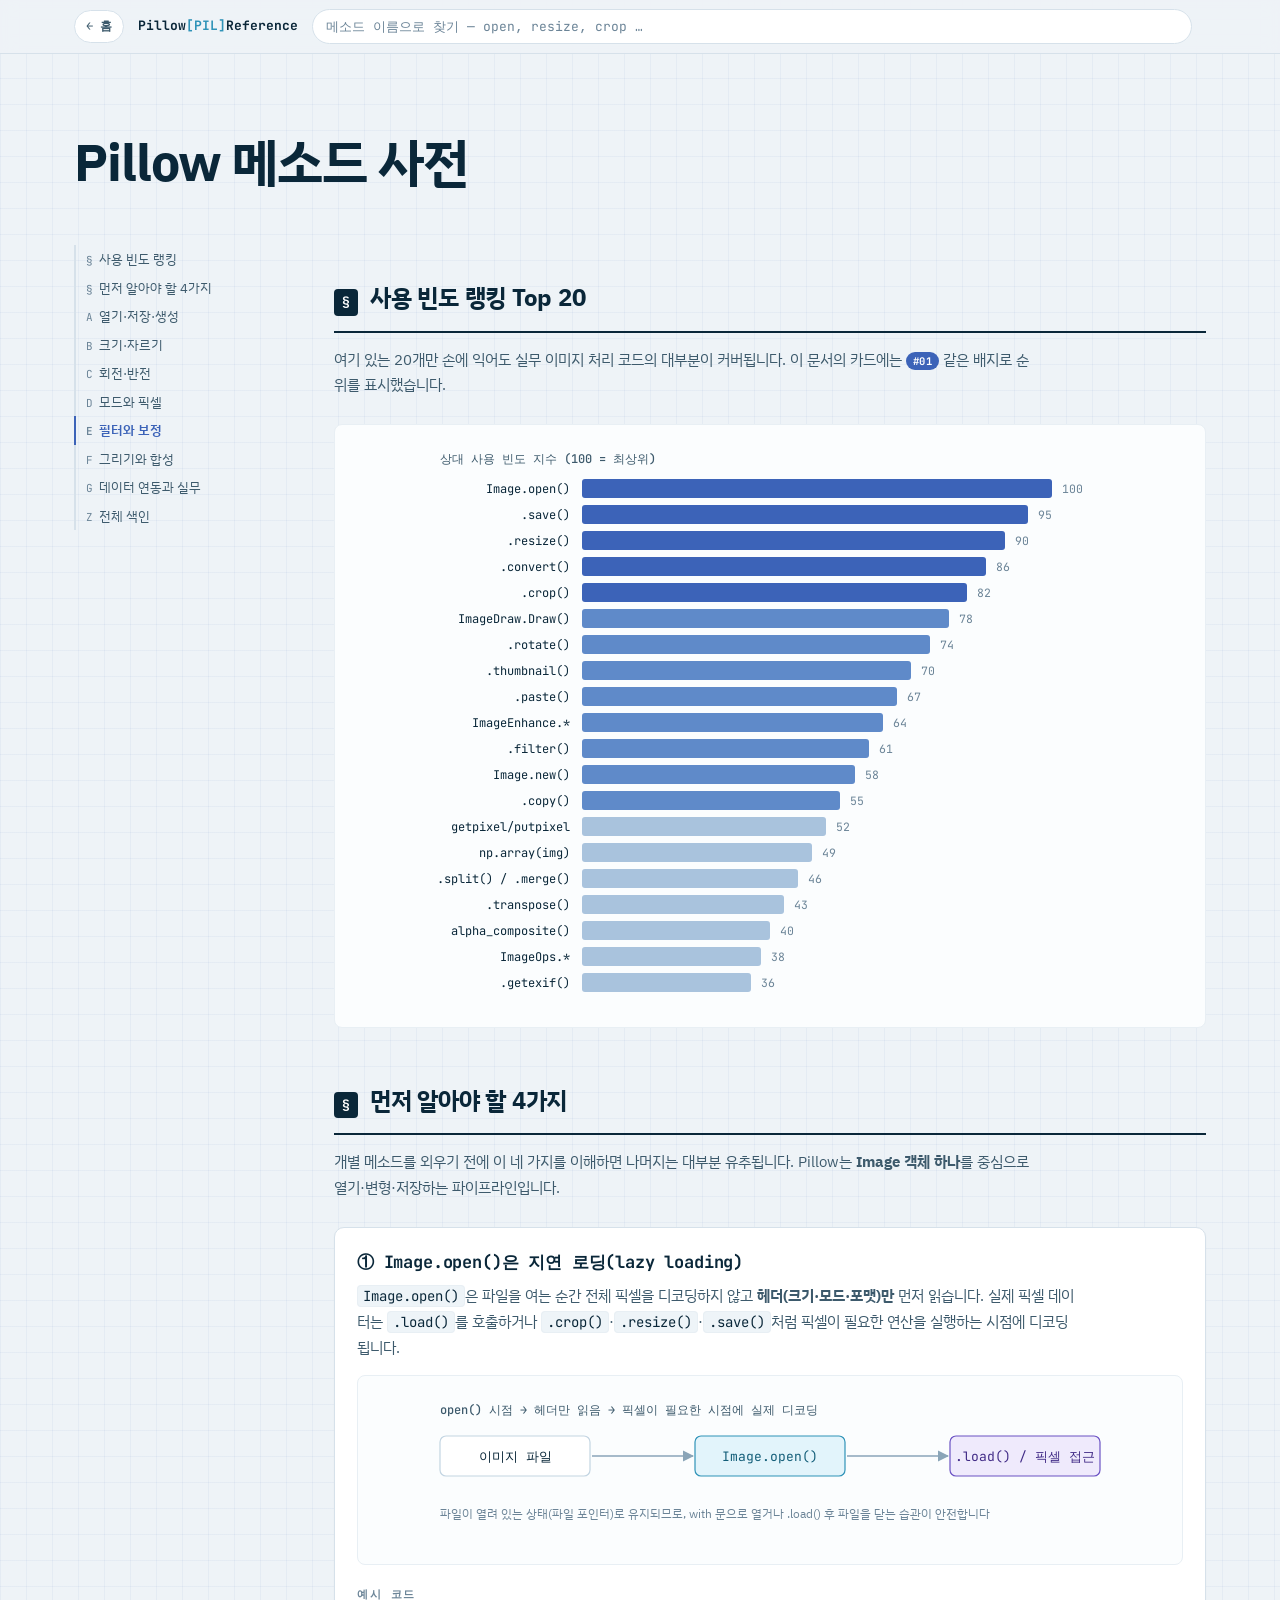
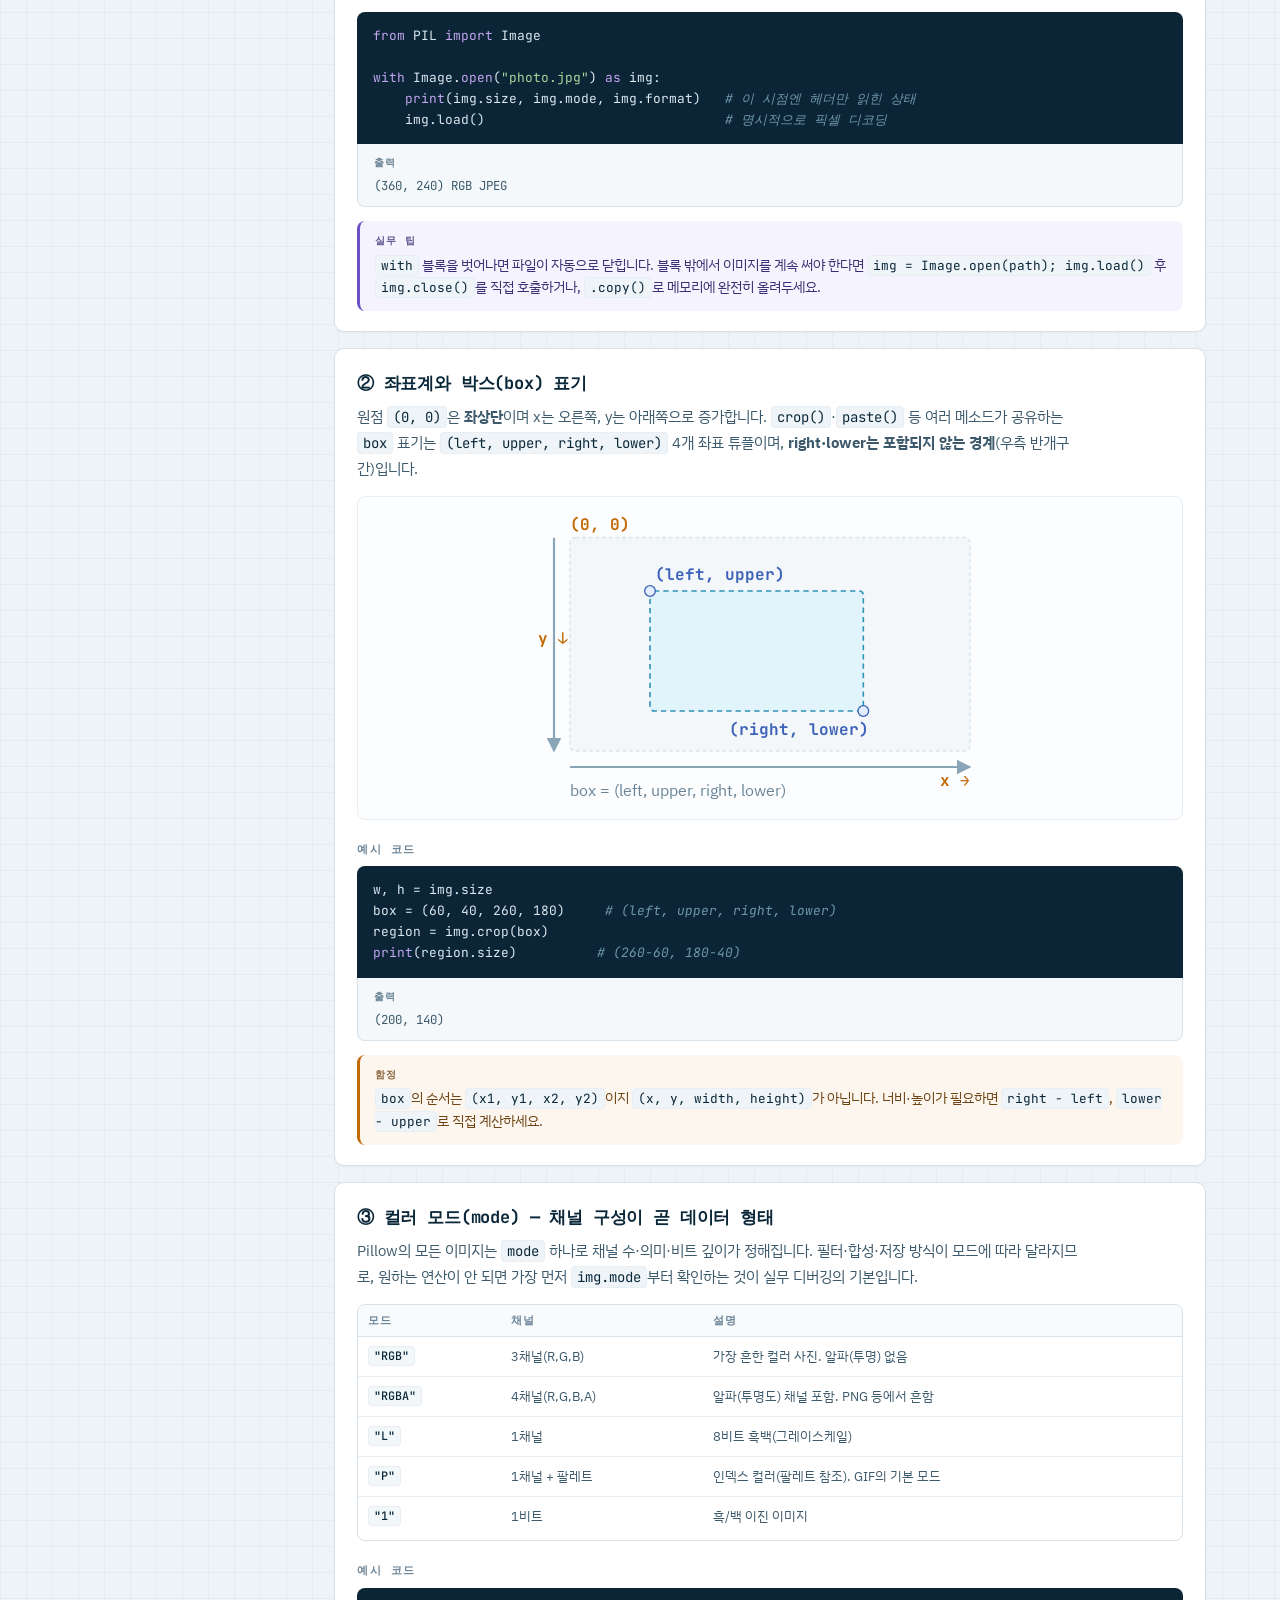
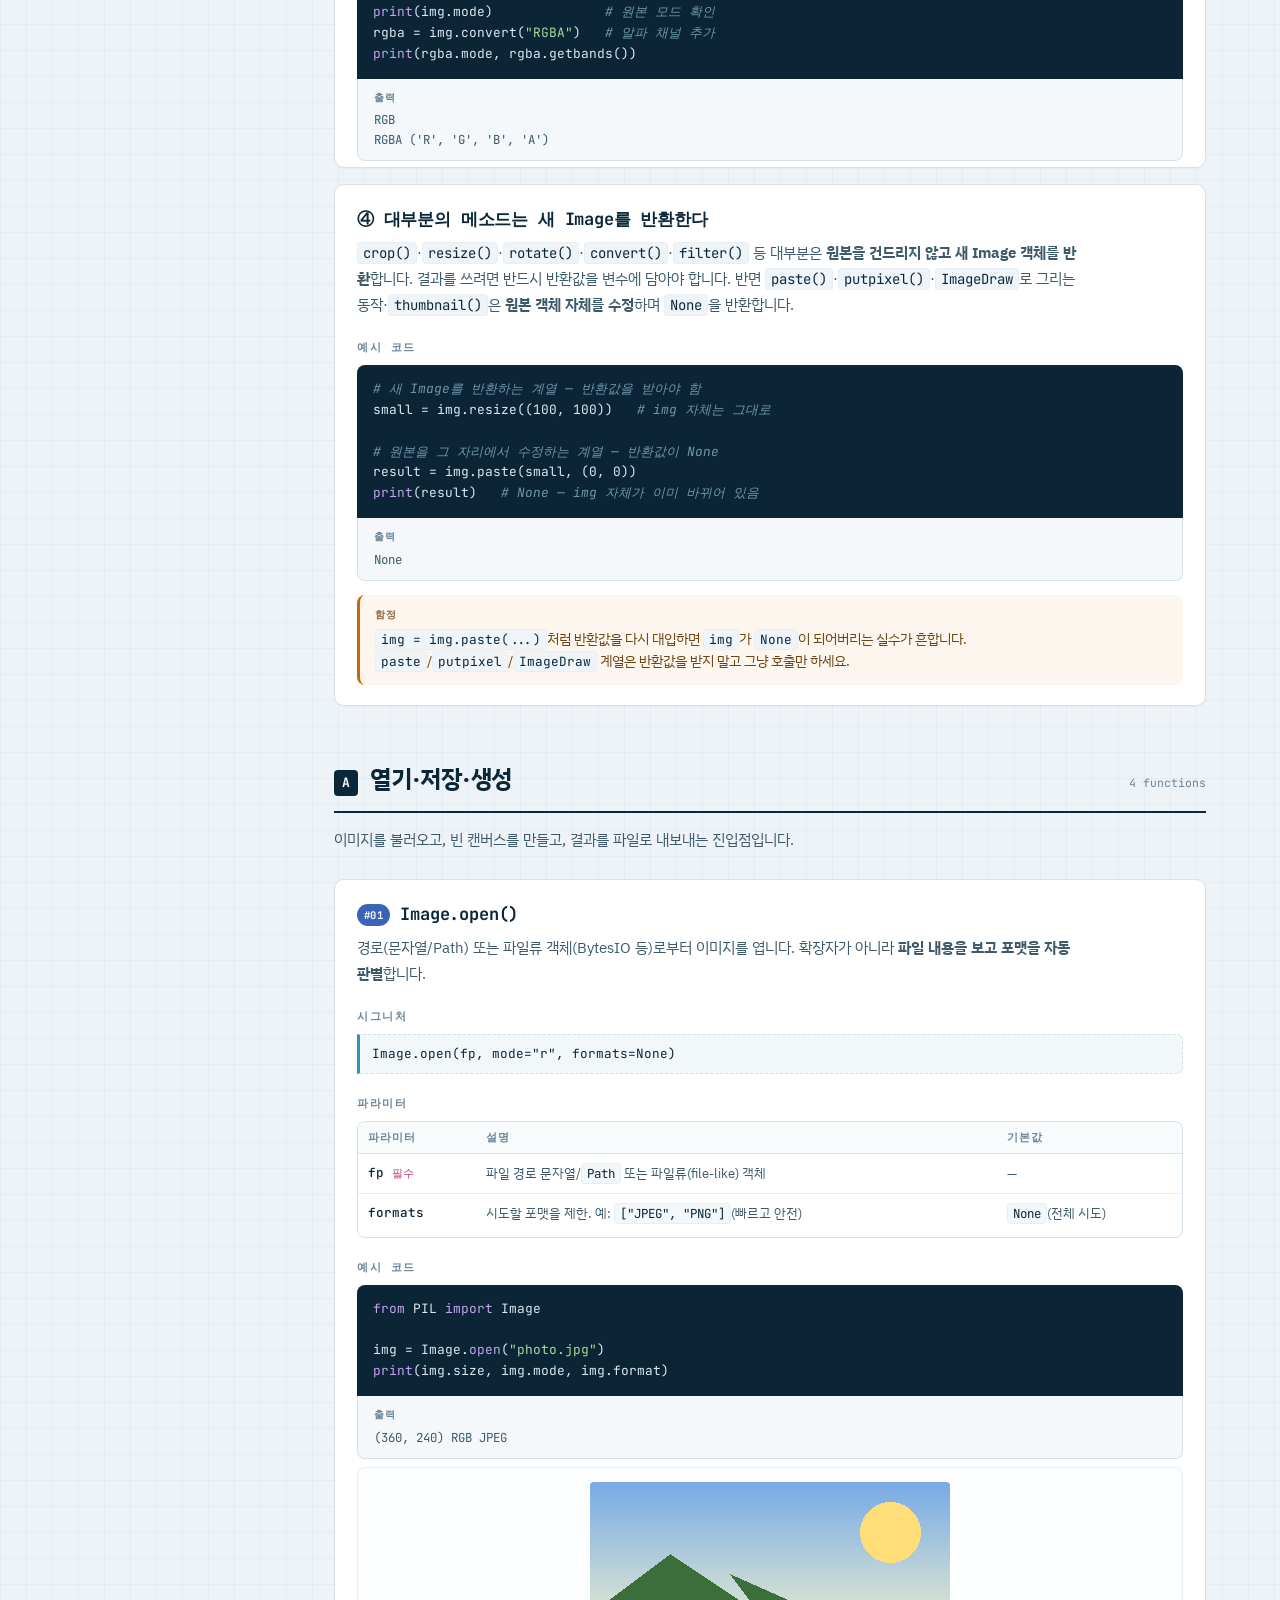
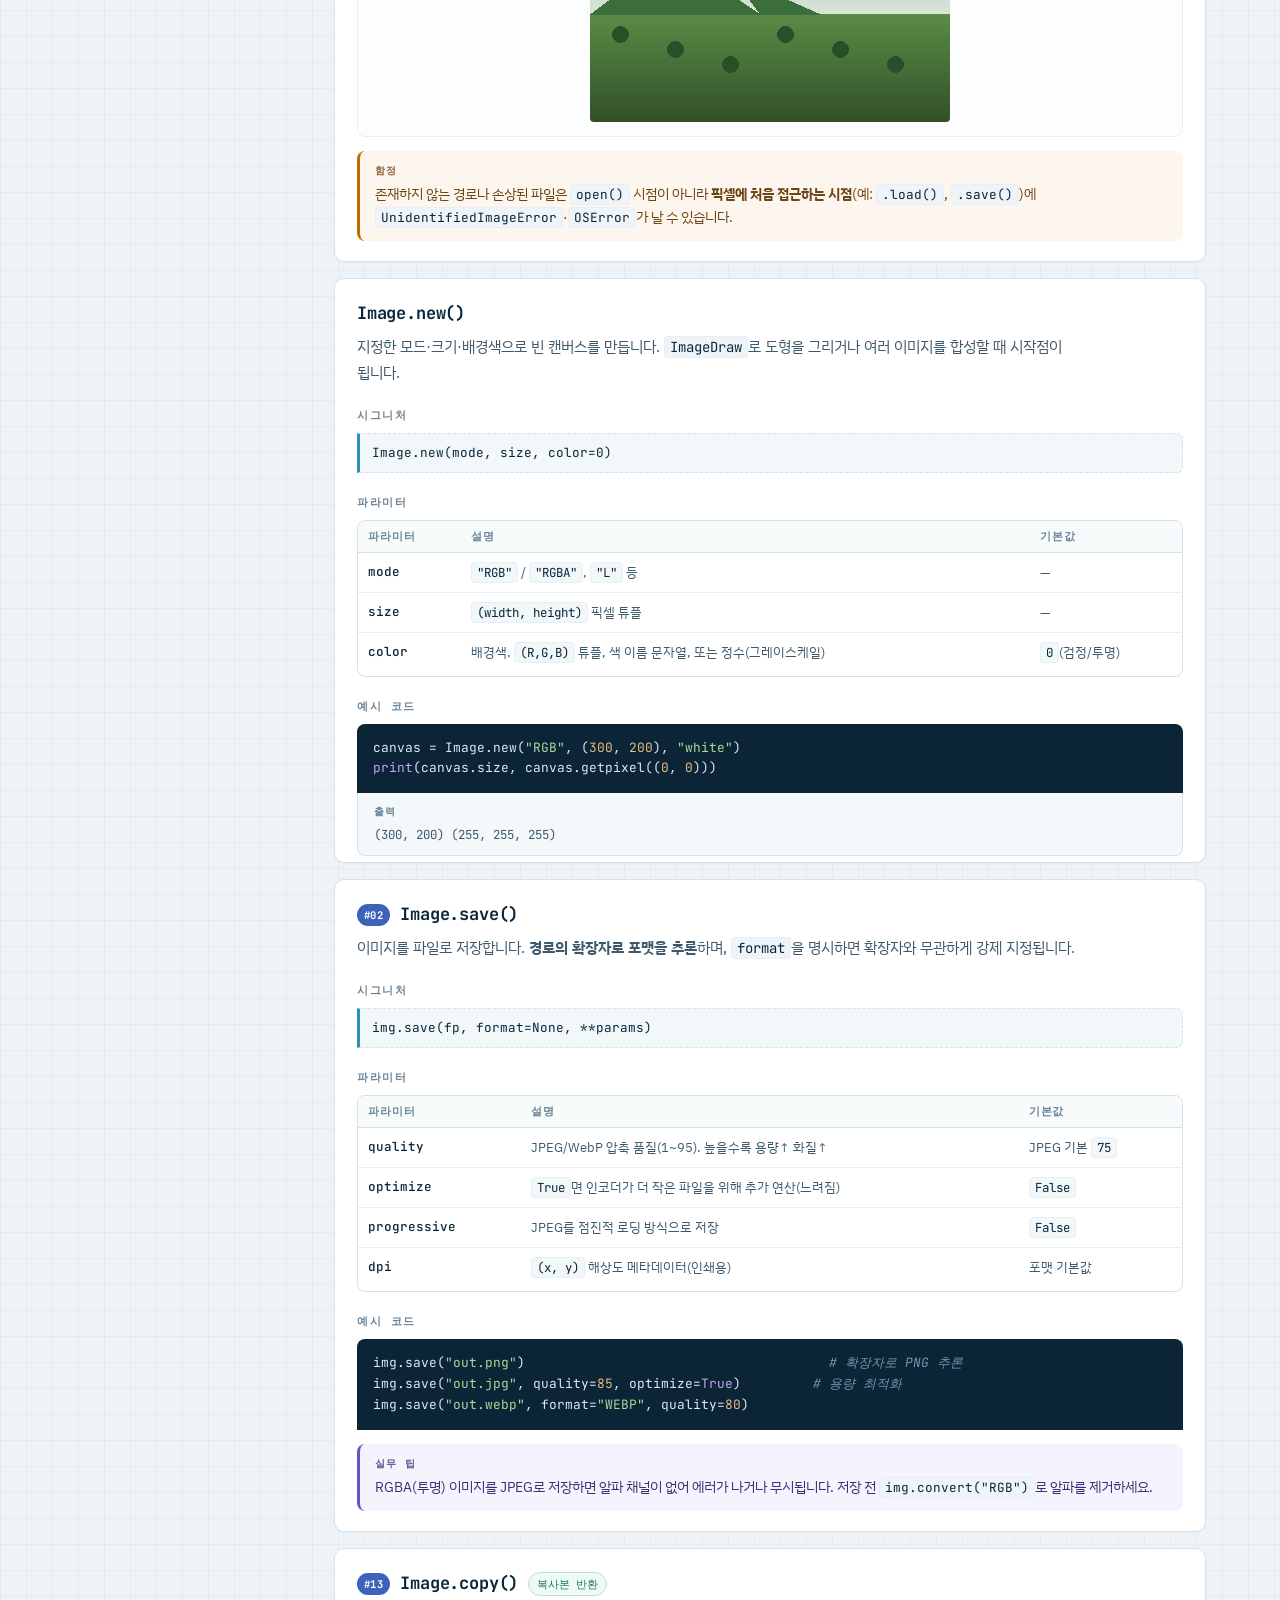
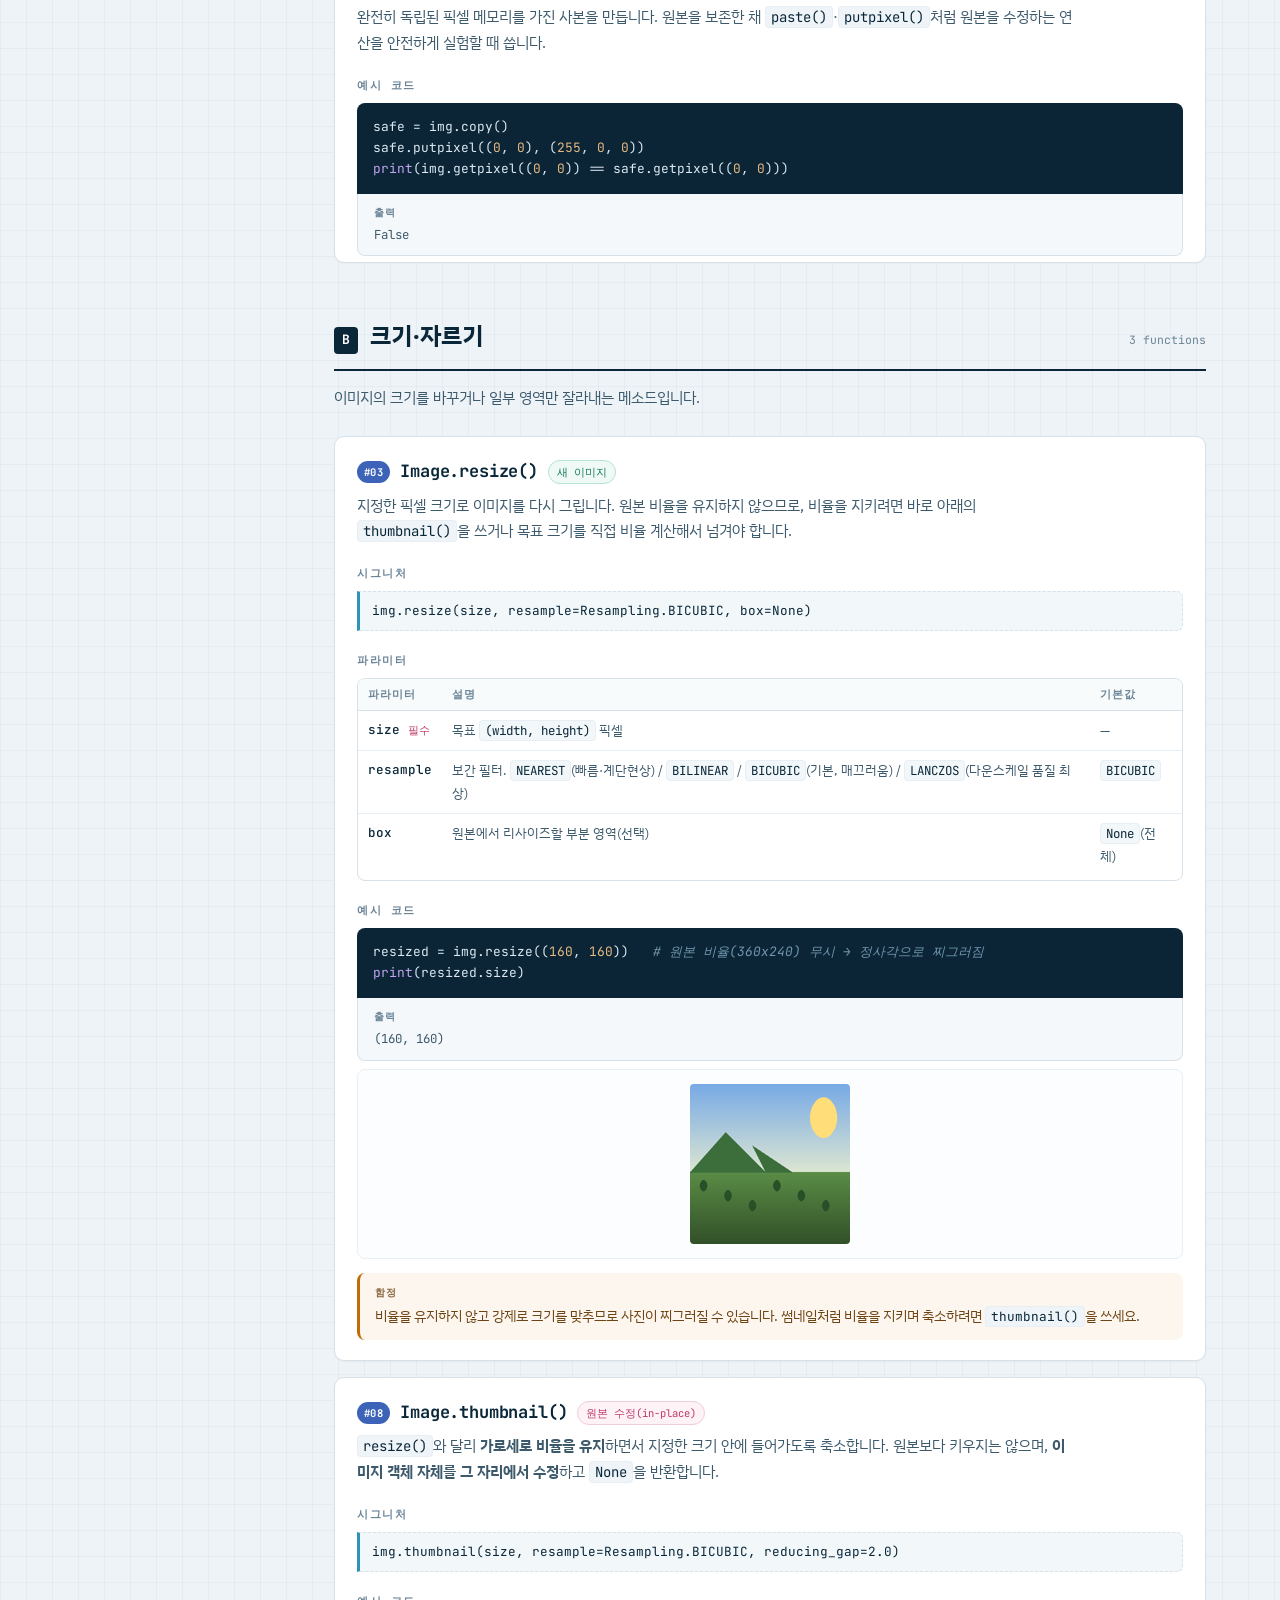
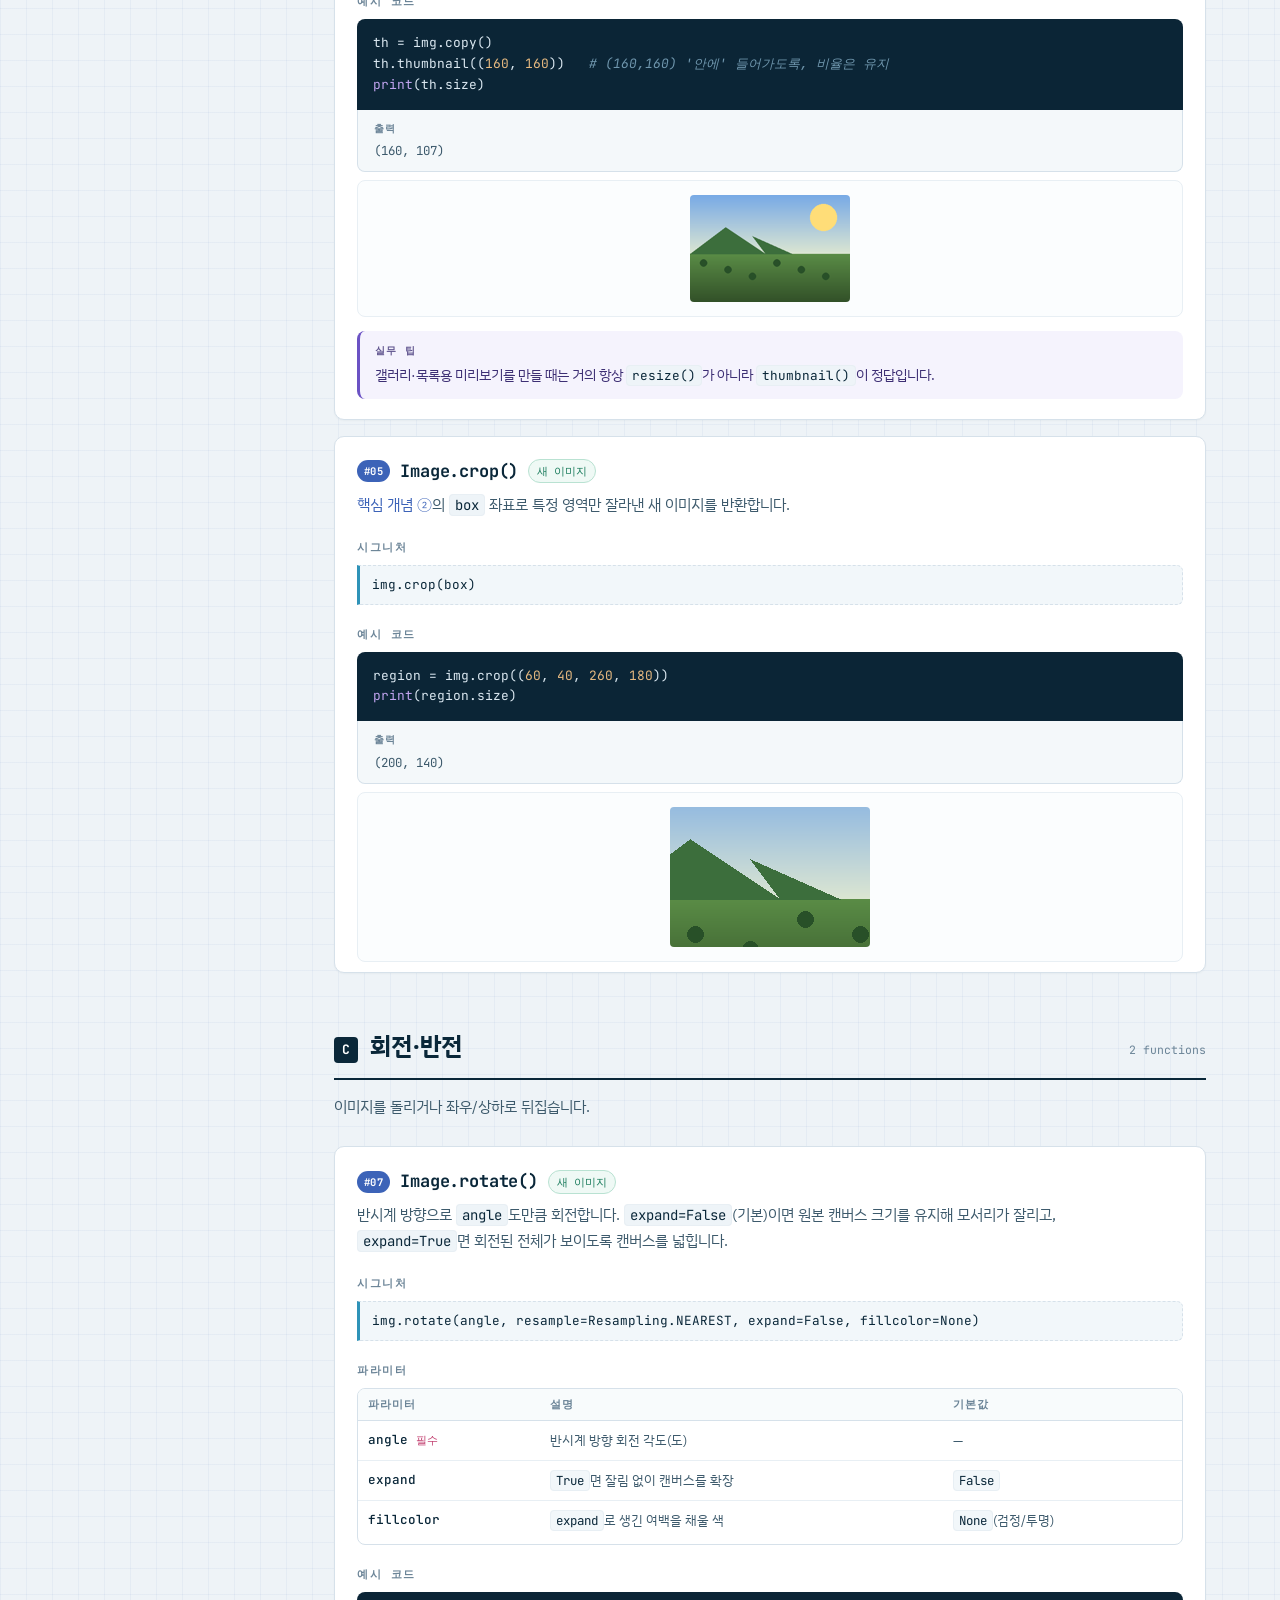
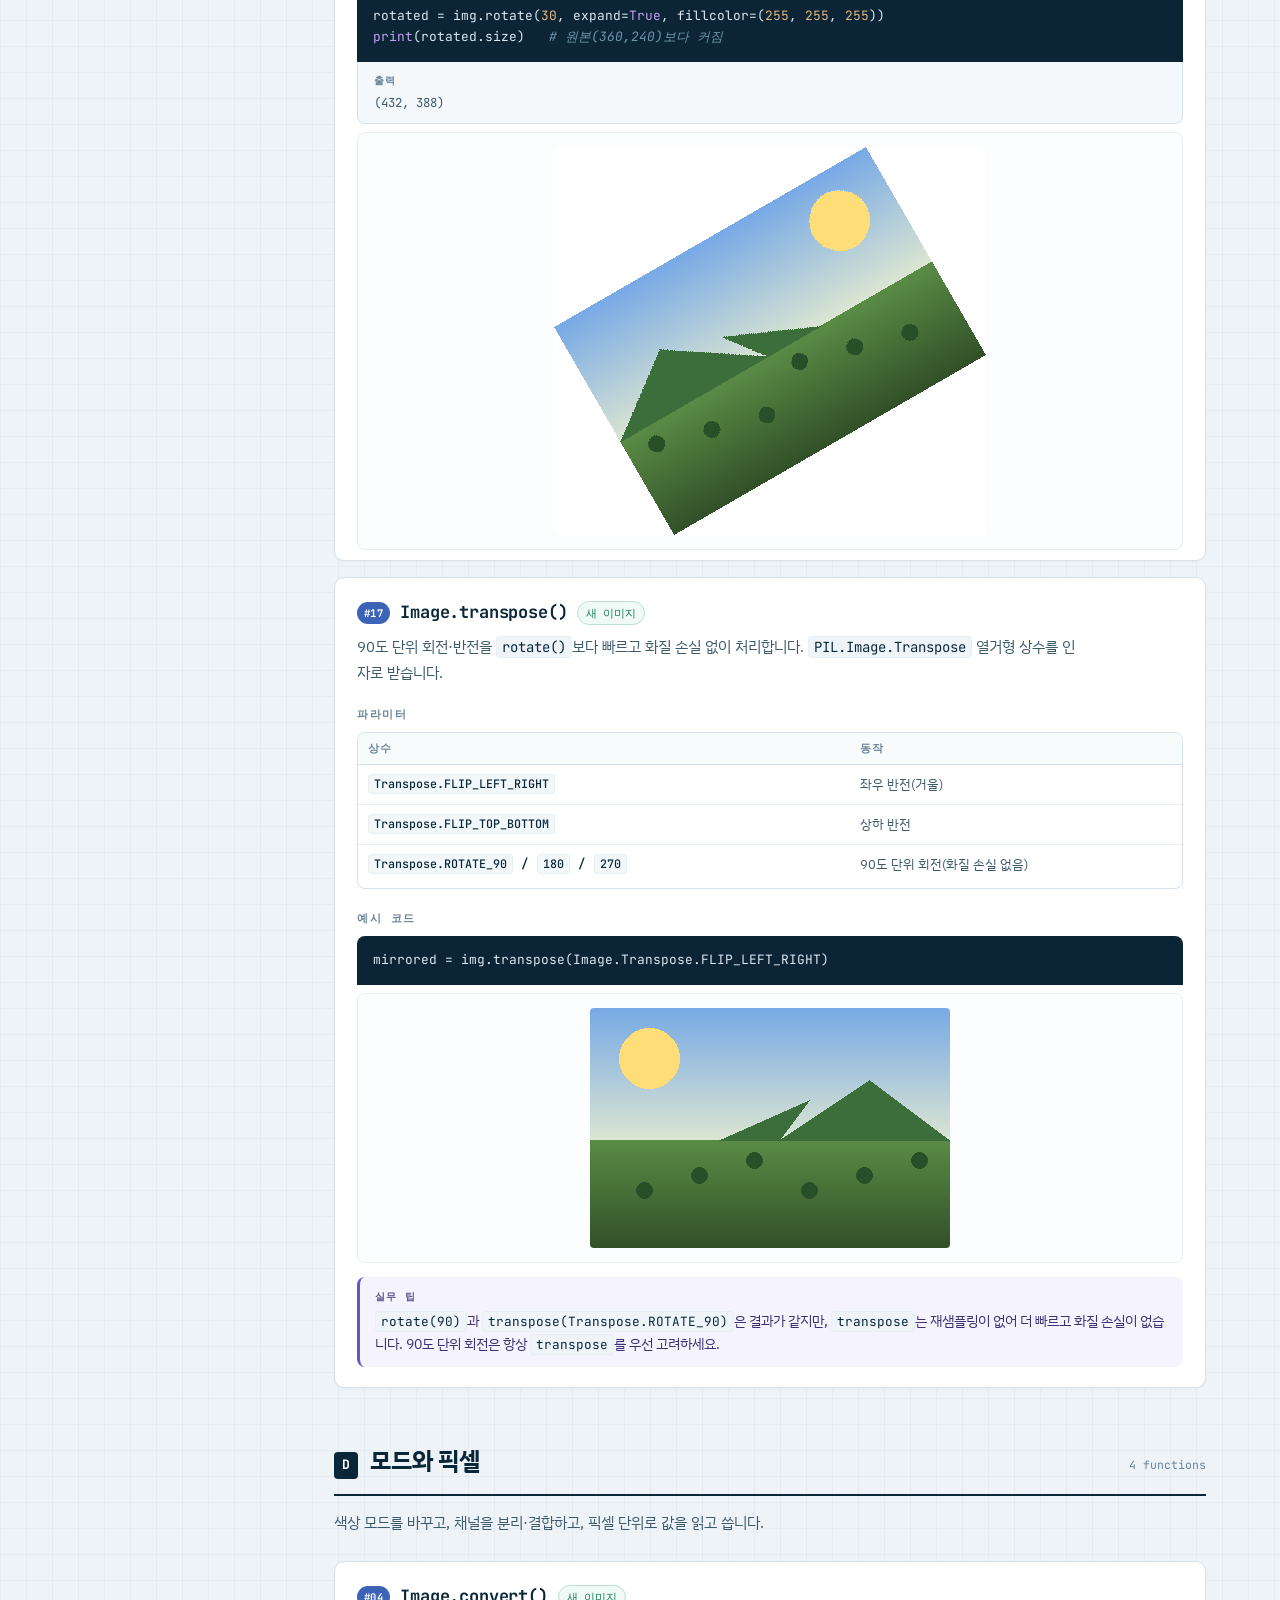
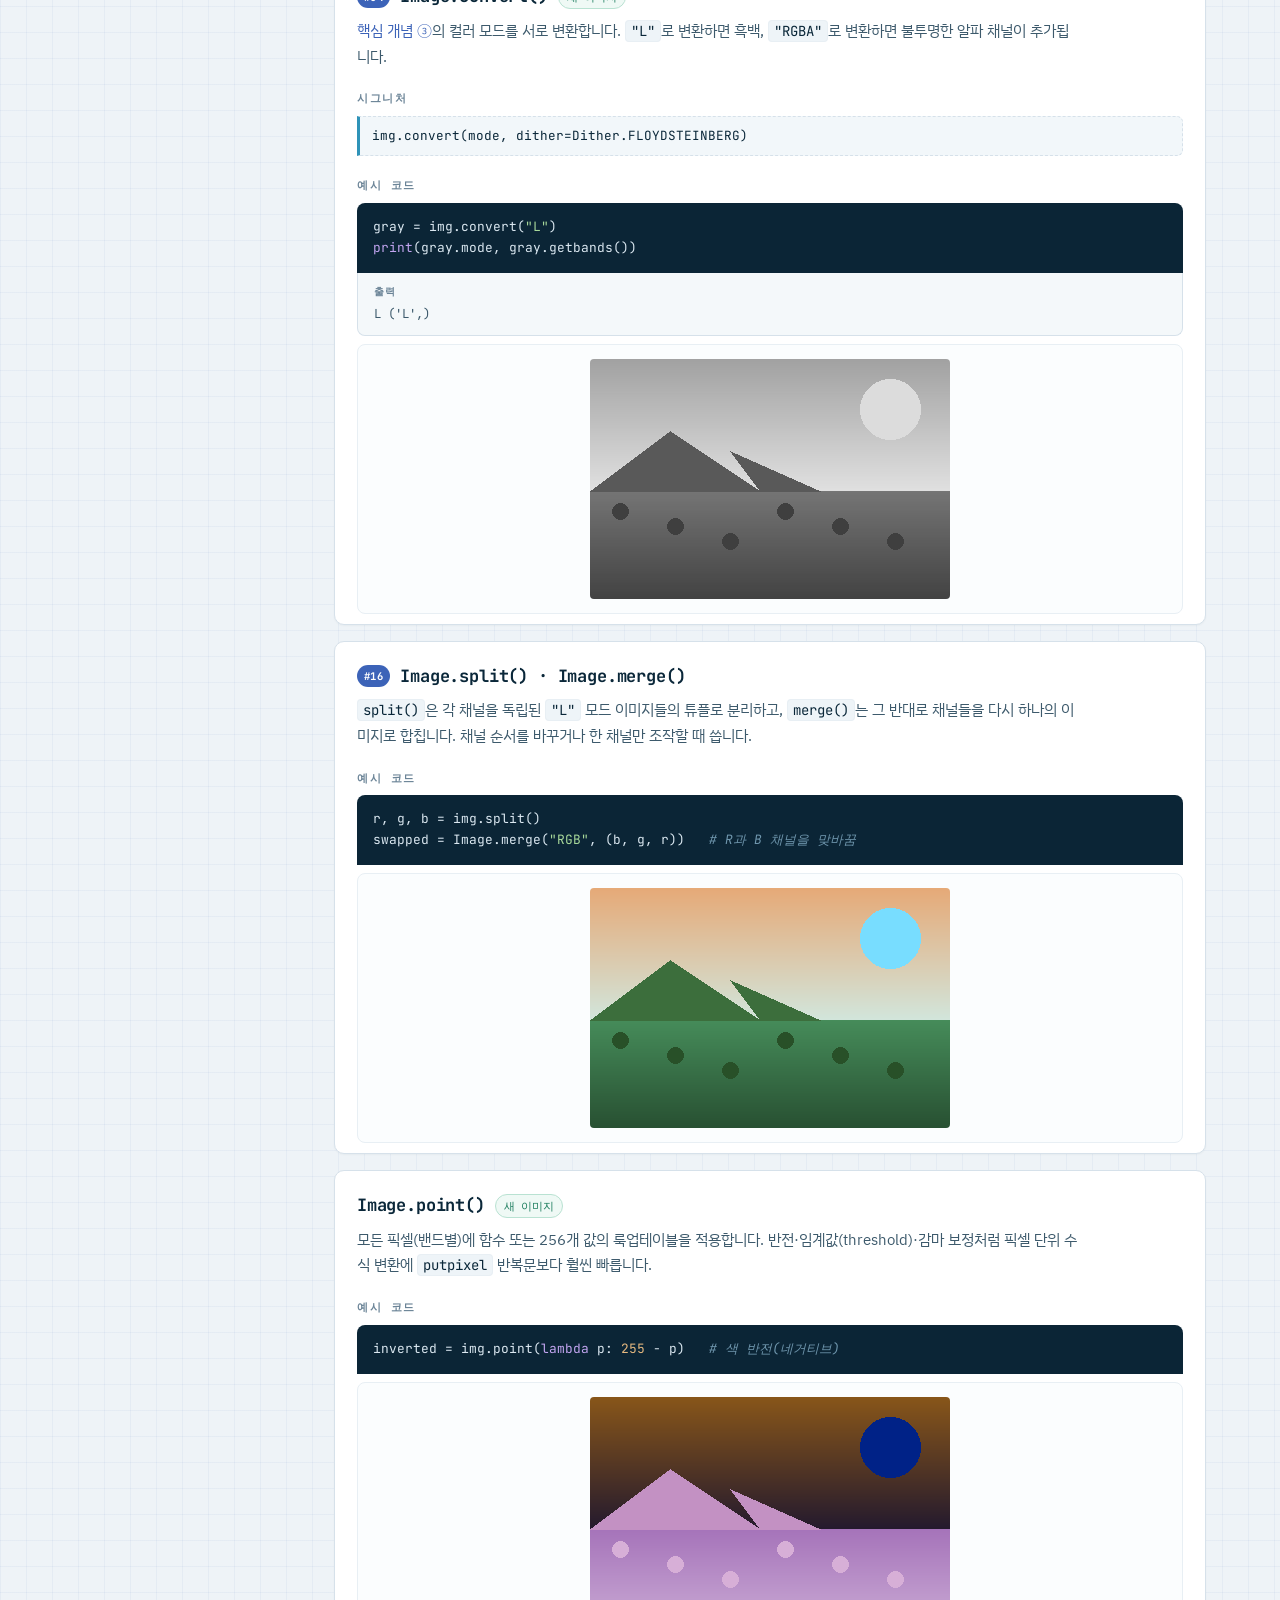
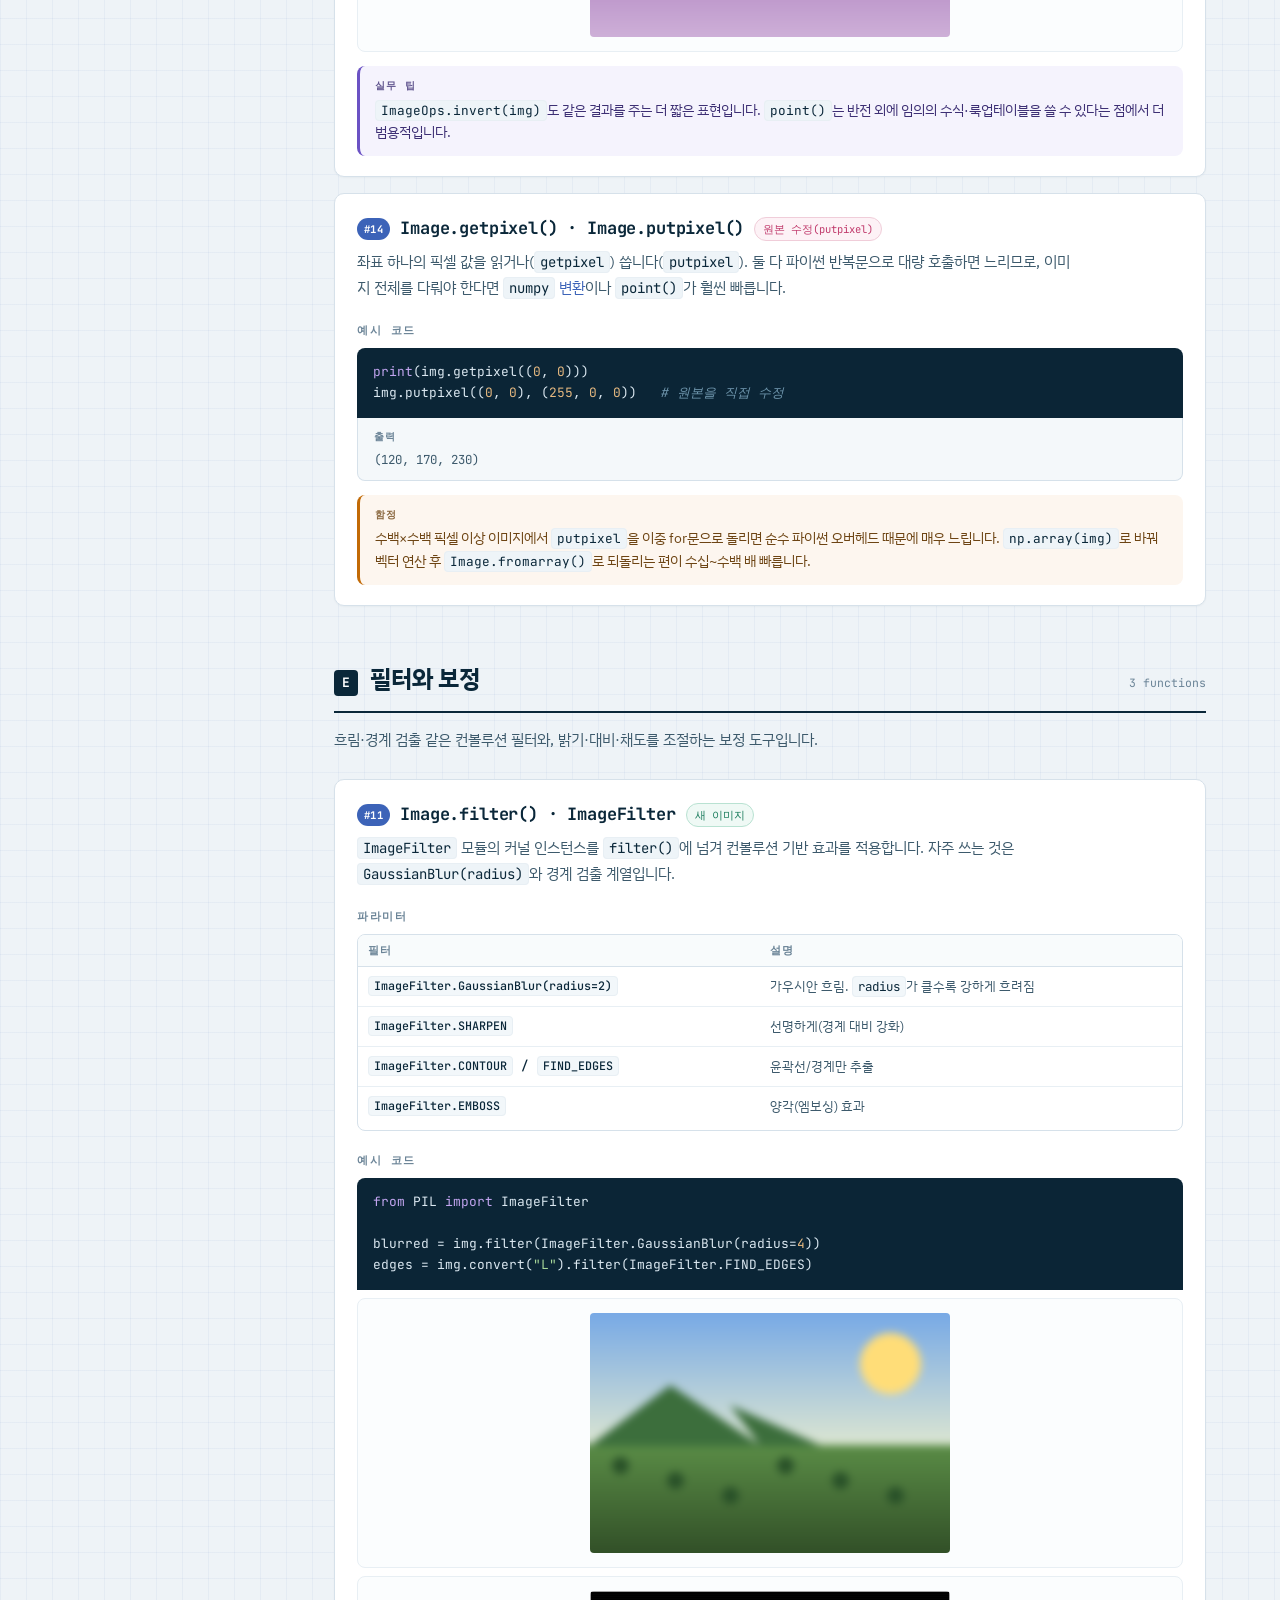
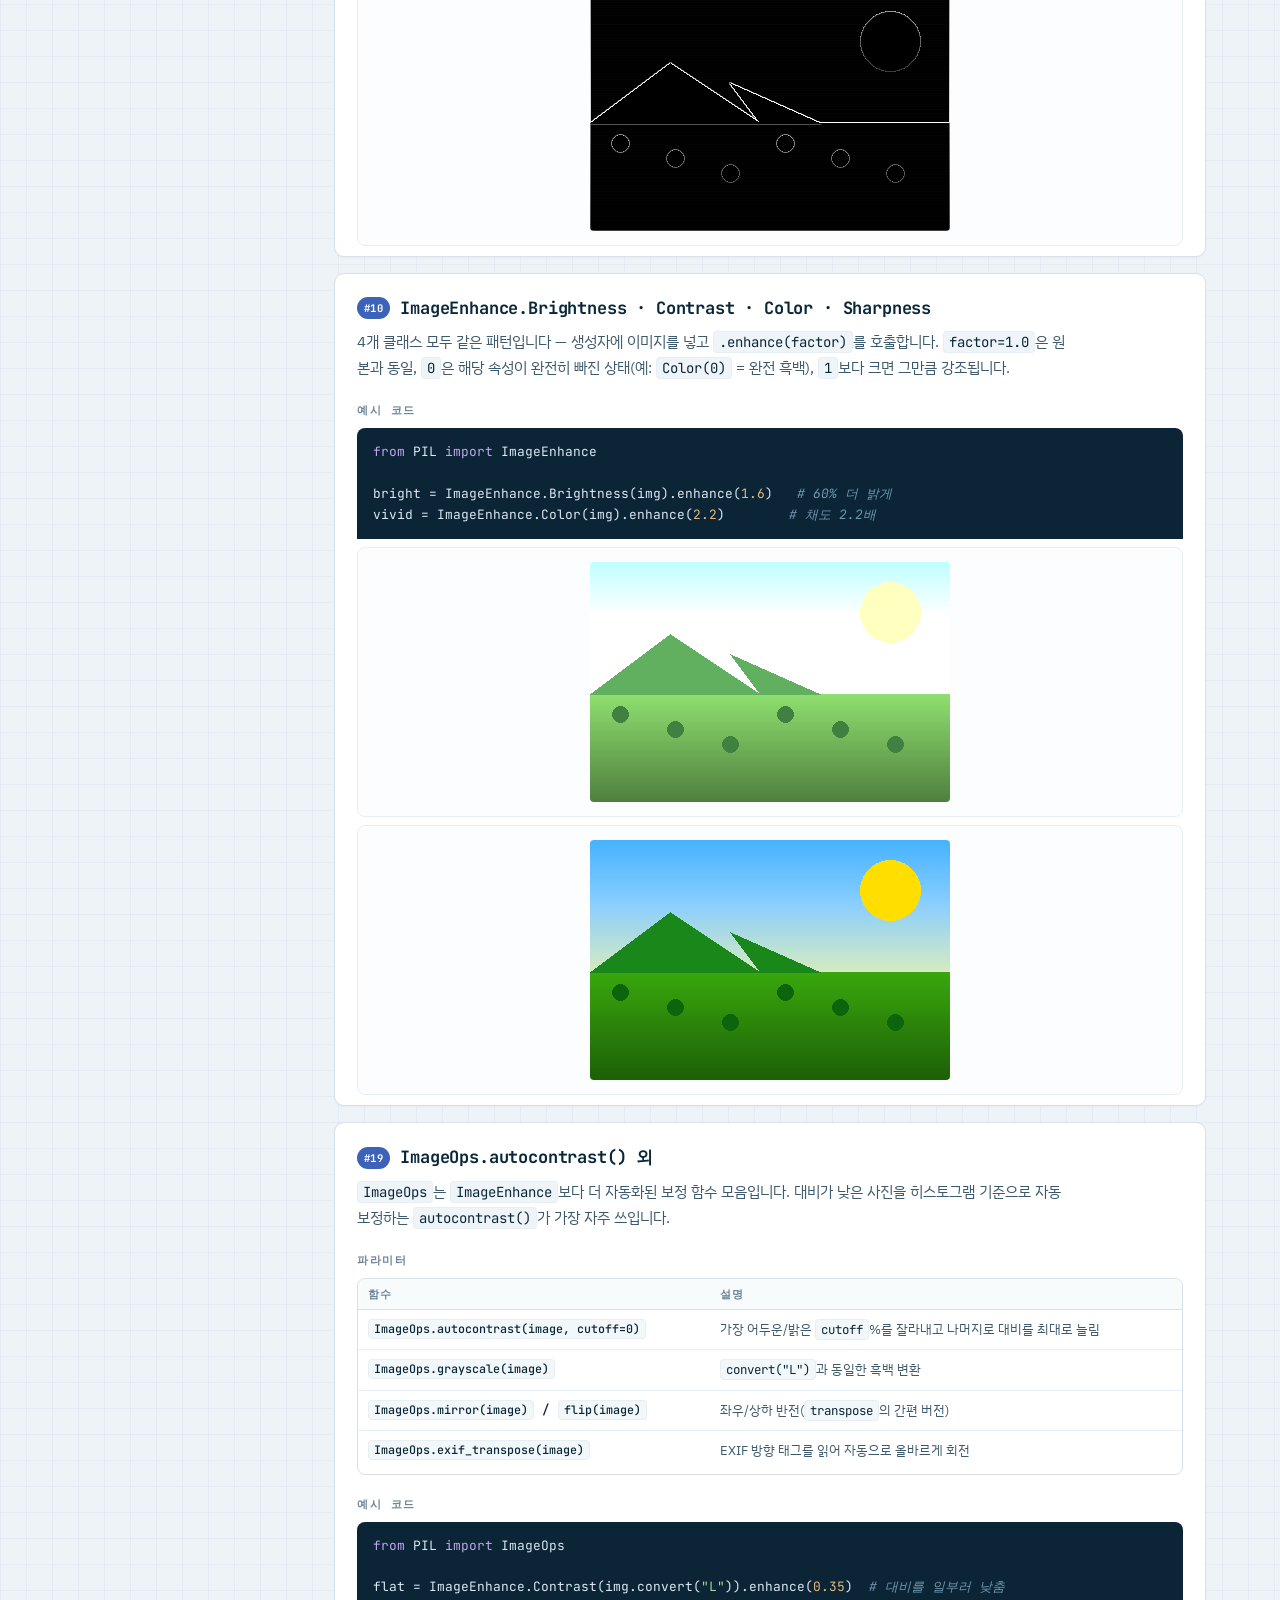
<file: pages/pillow-reference.html>
<!DOCTYPE html>
<html lang="ko">
<head>
<meta charset="utf-8">
<meta name="viewport" content="width=device-width, initial-scale=1">
<title>Pillow 실무 레퍼런스 — 메소드 A to Z</title>
<link rel="preconnect" href="https://fonts.googleapis.com">
<link rel="preconnect" href="https://fonts.gstatic.com" crossorigin>
<link href="https://fonts.googleapis.com/css2?family=IBM+Plex+Sans+KR:wght@300;400;500;600;700&family=JetBrains+Mono:wght@400;500;700&display=swap" rel="stylesheet">
<link rel="stylesheet" href="reference.css">
</head>
<body>

<div class="bar">
  <div class="bar-in">
    <a class="home" href="../index.html">← 홈</a>
    <div class="brand">Pillow<span>[PIL]</span>Reference</div>
    <input id="q" type="search" placeholder="메소드 이름으로 찾기 — open, resize, crop …" aria-label="함수 검색">
    <div id="qn" aria-live="polite"></div>
  </div>
</div>

<header class="hero">
  <h1>Pillow 메소드 사전</h1>
</header>

<div class="wrap">
<nav class="toc" aria-label="목차">
  <ol>
    <li><a href="#rank"><span class="k">§</span>사용 빈도 랭킹</a></li>
    <li><a href="#core"><span class="k">§</span>먼저 알아야 할 4가지</a></li>
    <li><a href="#a"><span class="k">A</span>열기·저장·생성</a></li>
    <li><a href="#b"><span class="k">B</span>크기·자르기</a></li>
    <li><a href="#c"><span class="k">C</span>회전·반전</a></li>
    <li><a href="#d"><span class="k">D</span>모드와 픽셀</a></li>
    <li><a href="#e"><span class="k">E</span>필터와 보정</a></li>
    <li><a href="#f"><span class="k">F</span>그리기와 합성</a></li>
    <li><a href="#g"><span class="k">G</span>데이터 연동과 실무</a></li>
    <li><a href="#z"><span class="k">Z</span>전체 색인</a></li>
  </ol>
</nav>

<main>

<!-- ============ 랭킹 ============ -->
<section id="rank">
  <div class="sec-h"><span class="key">§</span><h2>사용 빈도 랭킹 Top 20</h2></div>
  <p class="sec-note">여기 있는 20개만 손에 익어도 실무 이미지 처리 코드의 대부분이 커버됩니다. 이 문서의 카드에는 <span class="rank">#01</span> 같은 배지로 순위를 표시했습니다.</p>
  <div class="viz wide"><svg viewBox="0 0 700 574" style="max-width:700px" xmlns="http://www.w3.org/2000/svg" role="img"><defs><marker id="ah" viewBox="0 0 10 10" refX="9" refY="5" markerWidth="7" markerHeight="7" orient="auto"><path d="M0 0 L10 5 L0 10 z" class="ahp"/></marker></defs><text class="rl" x="150" y="54" text-anchor="end">Image.open()</text><rect class="bar b1" x="162" y="40" width="470" height="19" rx="3"/><text class="rn" x="642" y="54">100</text><text class="rl" x="150" y="80" text-anchor="end">.save()</text><rect class="bar b1" x="162" y="66" width="446" height="19" rx="3"/><text class="rn" x="618" y="80">95</text><text class="rl" x="150" y="106" text-anchor="end">.resize()</text><rect class="bar b1" x="162" y="92" width="423" height="19" rx="3"/><text class="rn" x="595" y="106">90</text><text class="rl" x="150" y="132" text-anchor="end">.convert()</text><rect class="bar b1" x="162" y="118" width="404" height="19" rx="3"/><text class="rn" x="576" y="132">86</text><text class="rl" x="150" y="158" text-anchor="end">.crop()</text><rect class="bar b1" x="162" y="144" width="385" height="19" rx="3"/><text class="rn" x="557" y="158">82</text><text class="rl" x="150" y="184" text-anchor="end">ImageDraw.Draw()</text><rect class="bar b2" x="162" y="170" width="367" height="19" rx="3"/><text class="rn" x="539" y="184">78</text><text class="rl" x="150" y="210" text-anchor="end">.rotate()</text><rect class="bar b2" x="162" y="196" width="348" height="19" rx="3"/><text class="rn" x="520" y="210">74</text><text class="rl" x="150" y="236" text-anchor="end">.thumbnail()</text><rect class="bar b2" x="162" y="222" width="329" height="19" rx="3"/><text class="rn" x="501" y="236">70</text><text class="rl" x="150" y="262" text-anchor="end">.paste()</text><rect class="bar b2" x="162" y="248" width="315" height="19" rx="3"/><text class="rn" x="487" y="262">67</text><text class="rl" x="150" y="288" text-anchor="end">ImageEnhance.*</text><rect class="bar b2" x="162" y="274" width="301" height="19" rx="3"/><text class="rn" x="473" y="288">64</text><text class="rl" x="150" y="314" text-anchor="end">.filter()</text><rect class="bar b2" x="162" y="300" width="287" height="19" rx="3"/><text class="rn" x="459" y="314">61</text><text class="rl" x="150" y="340" text-anchor="end">Image.new()</text><rect class="bar b2" x="162" y="326" width="273" height="19" rx="3"/><text class="rn" x="445" y="340">58</text><text class="rl" x="150" y="366" text-anchor="end">.copy()</text><rect class="bar b2" x="162" y="352" width="258" height="19" rx="3"/><text class="rn" x="430" y="366">55</text><text class="rl" x="150" y="392" text-anchor="end">getpixel/putpixel</text><rect class="bar b3" x="162" y="378" width="244" height="19" rx="3"/><text class="rn" x="416" y="392">52</text><text class="rl" x="150" y="418" text-anchor="end">np.array(img)</text><rect class="bar b3" x="162" y="404" width="230" height="19" rx="3"/><text class="rn" x="402" y="418">49</text><text class="rl" x="150" y="444" text-anchor="end">.split() / .merge()</text><rect class="bar b3" x="162" y="430" width="216" height="19" rx="3"/><text class="rn" x="388" y="444">46</text><text class="rl" x="150" y="470" text-anchor="end">.transpose()</text><rect class="bar b3" x="162" y="456" width="202" height="19" rx="3"/><text class="rn" x="374" y="470">43</text><text class="rl" x="150" y="496" text-anchor="end">alpha_composite()</text><rect class="bar b3" x="162" y="482" width="188" height="19" rx="3"/><text class="rn" x="360" y="496">40</text><text class="rl" x="150" y="522" text-anchor="end">ImageOps.*</text><rect class="bar b3" x="162" y="508" width="179" height="19" rx="3"/><text class="rn" x="351" y="522">38</text><text class="rl" x="150" y="548" text-anchor="end">.getexif()</text><rect class="bar b3" x="162" y="534" width="169" height="19" rx="3"/><text class="rn" x="341" y="548">36</text><text class="gt" x="20" y="24">상대 사용 빈도 지수 (100 = 최상위)</text></svg></div>
</section>

<!-- ============ 핵심 개념 ============ -->
<section id="core">
  <div class="sec-h"><span class="key">§</span><h2>먼저 알아야 할 4가지</h2></div>
  <p class="sec-note">개별 메소드를 외우기 전에 이 네 가지를 이해하면 나머지는 대부분 유추됩니다. Pillow는 <b>Image 객체 하나</b>를 중심으로 열기·변형·저장하는 파이프라인입니다.</p>

  <div class="fn">
    <div class="fn-h"><h3>① Image.open()은 지연 로딩(lazy loading)</h3></div>
    <p><code>Image.open()</code>은 파일을 여는 순간 전체 픽셀을 디코딩하지 않고 <b>헤더(크기·모드·포맷)만</b> 먼저 읽습니다. 실제 픽셀 데이터는 <code>.load()</code>를 호출하거나 <code>.crop()</code>·<code>.resize()</code>·<code>.save()</code>처럼 픽셀이 필요한 연산을 실행하는 시점에 디코딩됩니다.</p>
    <div class="viz wide"><svg viewBox="0 0 700 160" style="max-width:700px" xmlns="http://www.w3.org/2000/svg" role="img"><defs><marker id="ah" viewBox="0 0 10 10" refX="9" refY="5" markerWidth="7" markerHeight="7" orient="auto"><path d="M0 0 L10 5 L0 10 z" class="ahp"/></marker></defs><rect class="c c-base" x="20" y="46" width="150" height="40" rx="6"/><text class="ct ct-base" x="95" y="70.5">이미지 파일</text><rect class="c c-acc" x="275" y="46" width="150" height="40" rx="6"/><text class="ct ct-acc" x="350" y="70.5">Image.open()</text><rect class="c c-acc2" x="530" y="46" width="150" height="40" rx="6"/><text class="ct ct-acc2" x="605" y="70.5">.load() / 픽셀 접근</text><line class="ar" x1="172" y1="66" x2="273" y2="66" marker-end="url(#ah)"/><line class="ar" x1="427" y1="66" x2="528" y2="66" marker-end="url(#ah)"/><text class="gt" x="20" y="24">open() 시점 → 헤더만 읽음 → 픽셀이 필요한 시점에 실제 디코딩</text><text class="gd" x="20" y="128">파일이 열려 있는 상태(파일 포인터)로 유지되므로, with 문으로 열거나 .load() 후 파일을 닫는 습관이 안전합니다</text></svg></div>
    <h4>예시 코드</h4>
    <pre class="has-out"><span class="k">from</span> PIL <span class="k">import</span> Image

<span class="k">with</span> Image.<span class="k">open</span>(<span class="s">"photo.jpg"</span>) <span class="k">as</span> img:
    <span class="k">print</span>(img.size, img.mode, img.format)   <span class="c"># 이 시점엔 헤더만 읽힌 상태</span>
    img.load()                              <span class="c"># 명시적으로 픽셀 디코딩</span></pre>
    <div class="out">(360, 240) RGB JPEG</div>
    <div class="tip"><code>with</code> 블록을 벗어나면 파일이 자동으로 닫힙니다. 블록 밖에서 이미지를 계속 써야 한다면 <code>img = Image.open(path); img.load()</code> 후 <code>img.close()</code>를 직접 호출하거나, <code>.copy()</code>로 메모리에 완전히 올려두세요.</div>
  </div>

  <div class="fn">
    <div class="fn-h"><h3>② 좌표계와 박스(box) 표기</h3></div>
    <p>원점 <code>(0, 0)</code>은 <b>좌상단</b>이며 x는 오른쪽, y는 아래쪽으로 증가합니다. <code>crop()</code>·<code>paste()</code> 등 여러 메소드가 공유하는 <code>box</code> 표기는 <code>(left, upper, right, lower)</code> 4개 좌표 튜플이며, <b>right·lower는 포함되지 않는 경계</b>(우측 반개구간)입니다.</p>
    <div class="viz"><svg viewBox="0 0 360 220" style="max-width:360px" xmlns="http://www.w3.org/2000/svg" role="img"><defs><marker id="ah" viewBox="0 0 10 10" refX="9" refY="5" markerWidth="7" markerHeight="7" orient="auto"><path d="M0 0 L10 5 L0 10 z" class="ahp"/></marker></defs><rect class="c c-ghost" x="30" y="20" width="300" height="160" rx="4"/><rect class="c c-acc" x="90" y="60" width="160" height="90" rx="3" stroke-dasharray="4 3"/><circle cx="90" cy="60" r="4" class="c-hl"/><circle cx="250" cy="150" r="4" class="c-hl"/><text class="axl" x="30" y="14">(0, 0)</text><text class="al" x="94" y="52">(left, upper)</text><text class="al" x="254" y="168" text-anchor="end">(right, lower)</text><line class="ar" x1="30" y1="192" x2="330" y2="192" marker-end="url(#ah)"/><text class="axl" x="330" y="206" text-anchor="end">x →</text><line class="ar" x1="18" y1="20" x2="18" y2="180" marker-end="url(#ah)"/><text class="axl" x="6" y="100">y ↓</text><text class="gd" x="30" y="214">box = (left, upper, right, lower)</text></svg></div>
    <h4>예시 코드</h4>
    <pre class="has-out">w, h = img.size
box = (60, 40, 260, 180)     <span class="c"># (left, upper, right, lower)</span>
region = img.crop(box)
<span class="k">print</span>(region.size)          <span class="c"># (260-60, 180-40)</span></pre>
    <div class="out">(200, 140)</div>
    <div class="warn"><code>box</code>의 순서는 <code>(x1, y1, x2, y2)</code>이지 <code>(x, y, width, height)</code>가 아닙니다. 너비·높이가 필요하면 <code>right - left</code>, <code>lower - upper</code>로 직접 계산하세요.</div>
  </div>

  <div class="fn">
    <div class="fn-h"><h3>③ 컬러 모드(mode) — 채널 구성이 곧 데이터 형태</h3></div>
    <p>Pillow의 모든 이미지는 <code>mode</code> 하나로 채널 수·의미·비트 깊이가 정해집니다. 필터·합성·저장 방식이 모드에 따라 달라지므로, 원하는 연산이 안 되면 가장 먼저 <code>img.mode</code>부터 확인하는 것이 실무 디버깅의 기본입니다.</p>
    <div class="tbl-wrap"><table>
      <tr><th>모드</th><th>채널</th><th>설명</th></tr>
      <tr><td><code>"RGB"</code></td><td>3채널(R,G,B)</td><td>가장 흔한 컬러 사진. 알파(투명) 없음</td></tr>
      <tr><td><code>"RGBA"</code></td><td>4채널(R,G,B,A)</td><td>알파(투명도) 채널 포함. PNG 등에서 흔함</td></tr>
      <tr><td><code>"L"</code></td><td>1채널</td><td>8비트 흑백(그레이스케일)</td></tr>
      <tr><td><code>"P"</code></td><td>1채널 + 팔레트</td><td>인덱스 컬러(팔레트 참조). GIF의 기본 모드</td></tr>
      <tr><td><code>"1"</code></td><td>1비트</td><td>흑/백 이진 이미지</td></tr>
    </table></div>
    <h4>예시 코드</h4>
    <pre class="has-out"><span class="k">print</span>(img.mode)              <span class="c"># 원본 모드 확인</span>
rgba = img.convert(<span class="s">"RGBA"</span>)   <span class="c"># 알파 채널 추가</span>
<span class="k">print</span>(rgba.mode, rgba.getbands())</pre>
    <div class="out">RGB
RGBA ('R', 'G', 'B', 'A')</div>
  </div>

  <div class="fn">
    <div class="fn-h"><h3>④ 대부분의 메소드는 새 Image를 반환한다</h3></div>
    <p><code>crop()</code>·<code>resize()</code>·<code>rotate()</code>·<code>convert()</code>·<code>filter()</code> 등 대부분은 <b>원본을 건드리지 않고 새 Image 객체를 반환</b>합니다. 결과를 쓰려면 반드시 반환값을 변수에 담아야 합니다. 반면 <code>paste()</code>·<code>putpixel()</code>·<code>ImageDraw</code>로 그리는 동작·<code>thumbnail()</code>은 <b>원본 객체 자체를 수정</b>하며 <code>None</code>을 반환합니다.</p>
    <h4>예시 코드</h4>
    <pre class="has-out"><span class="c"># 새 Image를 반환하는 계열 — 반환값을 받아야 함</span>
small = img.resize((100, 100))   <span class="c"># img 자체는 그대로</span>

<span class="c"># 원본을 그 자리에서 수정하는 계열 — 반환값이 None</span>
result = img.paste(small, (0, 0))
<span class="k">print</span>(result)   <span class="c"># None — img 자체가 이미 바뀌어 있음</span></pre>
    <div class="out">None</div>
    <div class="warn"><code>img = img.paste(...)</code>처럼 반환값을 다시 대입하면 <code>img</code>가 <code>None</code>이 되어버리는 실수가 흔합니다. <code>paste</code>/<code>putpixel</code>/<code>ImageDraw</code> 계열은 반환값을 받지 말고 그냥 호출만 하세요.</div>
  </div>
</section>

<!-- ============ A. 열기·저장·생성 ============ -->
<section id="a">
  <div class="sec-h"><span class="key">A</span><h2>열기·저장·생성</h2><span class="cnt">4 functions</span></div>
  <p class="sec-note">이미지를 불러오고, 빈 캔버스를 만들고, 결과를 파일로 내보내는 진입점입니다.</p>

  <div class="fn" data-key="Image.open 이미지 열기 불러오기">
    <div class="fn-h"><span class="rank">#01</span><h3>Image.open()</h3></div>
    <p>경로(문자열/Path) 또는 파일류 객체(BytesIO 등)로부터 이미지를 엽니다. 확장자가 아니라 <b>파일 내용을 보고 포맷을 자동 판별</b>합니다.</p>
    <h4>시그니처</h4>
    <div class="sig">Image.open(fp, mode="r", formats=None)</div>
    <h4>파라미터</h4>
    <div class="tbl-wrap"><table>
      <tr><th>파라미터</th><th>설명</th><th>기본값</th></tr>
      <tr><td>fp <span class="req">필수</span></td><td>파일 경로 문자열/<code>Path</code> 또는 파일류(file-like) 객체</td><td>—</td></tr>
      <tr><td>formats</td><td>시도할 포맷을 제한. 예: <code>["JPEG", "PNG"]</code>(빠르고 안전)</td><td><code>None</code>(전체 시도)</td></tr>
    </table></div>
    <h4>예시 코드</h4>
    <pre class="has-out"><span class="k">from</span> PIL <span class="k">import</span> Image

img = Image.<span class="k">open</span>(<span class="s">"photo.jpg"</span>)
<span class="k">print</span>(img.size, img.mode, img.format)</pre>
    <div class="out">(360, 240) RGB JPEG</div>
    <div class="viz" style="text-align:center"><img src="[data-uri]" alt="예시로 사용하는 360x240 크기의 합성 풍경 이미지"></div>
    <div class="warn">존재하지 않는 경로나 손상된 파일은 <code>open()</code> 시점이 아니라 <b>픽셀에 처음 접근하는 시점</b>(예: <code>.load()</code>, <code>.save()</code>)에 <code>UnidentifiedImageError</code>·<code>OSError</code>가 날 수 있습니다.</div>
  </div>

  <div class="fn" data-key="Image.new 빈 이미지 생성 캔버스">
    <div class="fn-h"><h3>Image.new()</h3></div>
    <p>지정한 모드·크기·배경색으로 빈 캔버스를 만듭니다. <code>ImageDraw</code>로 도형을 그리거나 여러 이미지를 합성할 때 시작점이 됩니다.</p>
    <h4>시그니처</h4>
    <div class="sig">Image.new(mode, size, color=0)</div>
    <h4>파라미터</h4>
    <div class="tbl-wrap"><table>
      <tr><th>파라미터</th><th>설명</th><th>기본값</th></tr>
      <tr><td>mode</td><td><code>"RGB"</code> / <code>"RGBA"</code>, <code>"L"</code> 등</td><td>—</td></tr>
      <tr><td>size</td><td><code>(width, height)</code> 픽셀 튜플</td><td>—</td></tr>
      <tr><td>color</td><td>배경색. <code>(R,G,B)</code> 튜플, 색 이름 문자열, 또는 정수(그레이스케일)</td><td><code>0</code>(검정/투명)</td></tr>
    </table></div>
    <h4>예시 코드</h4>
    <pre class="has-out">canvas = Image.new(<span class="s">"RGB"</span>, (<span class="n">300</span>, <span class="n">200</span>), <span class="s">"white"</span>)
<span class="k">print</span>(canvas.size, canvas.getpixel((<span class="n">0</span>, <span class="n">0</span>)))</pre>
    <div class="out">(300, 200) (255, 255, 255)</div>
  </div>

  <div class="fn" data-key="Image save 저장 포맷 quality">
    <div class="fn-h"><span class="rank">#02</span><h3>Image.save()</h3></div>
    <p>이미지를 파일로 저장합니다. <b>경로의 확장자로 포맷을 추론</b>하며, <code>format</code>을 명시하면 확장자와 무관하게 강제 지정됩니다.</p>
    <h4>시그니처</h4>
    <div class="sig">img.save(fp, format=None, **params)</div>
    <h4>파라미터</h4>
    <div class="tbl-wrap"><table>
      <tr><th>파라미터</th><th>설명</th><th>기본값</th></tr>
      <tr><td>quality</td><td>JPEG/WebP 압축 품질(1~95). 높을수록 용량↑ 화질↑</td><td>JPEG 기본 <code>75</code></td></tr>
      <tr><td>optimize</td><td><code>True</code>면 인코더가 더 작은 파일을 위해 추가 연산(느려짐)</td><td><code>False</code></td></tr>
      <tr><td>progressive</td><td>JPEG를 점진적 로딩 방식으로 저장</td><td><code>False</code></td></tr>
      <tr><td>dpi</td><td><code>(x, y)</code> 해상도 메타데이터(인쇄용)</td><td>포맷 기본값</td></tr>
    </table></div>
    <h4>예시 코드</h4>
    <pre class="has-out">img.save(<span class="s">"out.png"</span>)                                      <span class="c"># 확장자로 PNG 추론</span>
img.save(<span class="s">"out.jpg"</span>, quality=<span class="n">85</span>, optimize=<span class="k">True</span>)         <span class="c"># 용량 최적화</span>
img.save(<span class="s">"out.webp"</span>, format=<span class="s">"WEBP"</span>, quality=<span class="n">80</span>)</pre>
    <div class="tip">RGBA(투명) 이미지를 JPEG로 저장하면 알파 채널이 없어 에러가 나거나 무시됩니다. 저장 전 <code>img.convert("RGB")</code>로 알파를 제거하세요.</div>
  </div>

  <div class="fn" data-key="Image copy 복사 원본 보존">
    <div class="fn-h"><span class="rank">#13</span><h3>Image.copy()</h3><span class="tag new">복사본 반환</span></div>
    <p>완전히 독립된 픽셀 메모리를 가진 사본을 만듭니다. 원본을 보존한 채 <code>paste()</code>·<code>putpixel()</code>처럼 원본을 수정하는 연산을 안전하게 실험할 때 씁니다.</p>
    <h4>예시 코드</h4>
    <pre class="has-out">safe = img.copy()
safe.putpixel((<span class="n">0</span>, <span class="n">0</span>), (<span class="n">255</span>, <span class="n">0</span>, <span class="n">0</span>))
<span class="k">print</span>(img.getpixel((<span class="n">0</span>, <span class="n">0</span>)) == safe.getpixel((<span class="n">0</span>, <span class="n">0</span>)))</pre>
    <div class="out">False</div>
  </div>
</section>

<!-- ============ B. 크기·자르기 ============ -->
<section id="b">
  <div class="sec-h"><span class="key">B</span><h2>크기·자르기</h2><span class="cnt">3 functions</span></div>
  <p class="sec-note">이미지의 크기를 바꾸거나 일부 영역만 잘라내는 메소드입니다.</p>

  <div class="fn" data-key="Image resize 크기 조정 리사이즈">
    <div class="fn-h"><span class="rank">#03</span><h3>Image.resize()</h3><span class="tag new">새 이미지</span></div>
    <p>지정한 픽셀 크기로 이미지를 다시 그립니다. 원본 비율을 유지하지 않으므로, 비율을 지키려면 바로 아래의 <code>thumbnail()</code>을 쓰거나 목표 크기를 직접 비율 계산해서 넘겨야 합니다.</p>
    <h4>시그니처</h4>
    <div class="sig">img.resize(size, resample=Resampling.BICUBIC, box=None)</div>
    <h4>파라미터</h4>
    <div class="tbl-wrap"><table>
      <tr><th>파라미터</th><th>설명</th><th>기본값</th></tr>
      <tr><td>size <span class="req">필수</span></td><td>목표 <code>(width, height)</code> 픽셀</td><td>—</td></tr>
      <tr><td>resample</td><td>보간 필터. <code>NEAREST</code>(빠름·계단현상) / <code>BILINEAR</code> / <code>BICUBIC</code>(기본, 매끄러움) / <code>LANCZOS</code>(다운스케일 품질 최상)</td><td><code>BICUBIC</code></td></tr>
      <tr><td>box</td><td>원본에서 리사이즈할 부분 영역(선택)</td><td><code>None</code>(전체)</td></tr>
    </table></div>
    <h4>예시 코드</h4>
    <pre class="has-out">resized = img.resize((<span class="n">160</span>, <span class="n">160</span>))   <span class="c"># 원본 비율(360x240) 무시 → 정사각으로 찌그러짐</span>
<span class="k">print</span>(resized.size)</pre>
    <div class="out">(160, 160)</div>
    <div class="viz" style="text-align:center"><img src="[data-uri]" alt="원본 비율을 무시하고 160x160 정사각형으로 찌그러진 resize 결과"></div>
    <div class="warn">비율을 유지하지 않고 강제로 크기를 맞추므로 사진이 찌그러질 수 있습니다. 썸네일처럼 비율을 지키며 축소하려면 <code>thumbnail()</code>을 쓰세요.</div>
  </div>

  <div class="fn" data-key="Image thumbnail 썸네일 비율 유지">
    <div class="fn-h"><span class="rank">#08</span><h3>Image.thumbnail()</h3><span class="tag perf">원본 수정(in-place)</span></div>
    <p><code>resize()</code>와 달리 <b>가로세로 비율을 유지</b>하면서 지정한 크기 안에 들어가도록 축소합니다. 원본보다 키우지는 않으며, <b>이미지 객체 자체를 그 자리에서 수정</b>하고 <code>None</code>을 반환합니다.</p>
    <h4>시그니처</h4>
    <div class="sig">img.thumbnail(size, resample=Resampling.BICUBIC, reducing_gap=2.0)</div>
    <h4>예시 코드</h4>
    <pre class="has-out">th = img.copy()
th.thumbnail((<span class="n">160</span>, <span class="n">160</span>))   <span class="c"># (160,160) '안에' 들어가도록, 비율은 유지</span>
<span class="k">print</span>(th.size)</pre>
    <div class="out">(160, 107)</div>
    <div class="viz" style="text-align:center"><img src="[data-uri]" alt="가로세로 비율을 유지한 채 160x107로 축소된 thumbnail 결과"></div>
    <div class="tip">갤러리·목록용 미리보기를 만들 때는 거의 항상 <code>resize()</code>가 아니라 <code>thumbnail()</code>이 정답입니다.</div>
  </div>

  <div class="fn" data-key="Image crop 자르기 영역 추출">
    <div class="fn-h"><span class="rank">#05</span><h3>Image.crop()</h3><span class="tag new">새 이미지</span></div>
    <p><a href="#core">핵심 개념 ②</a>의 <code>box</code> 좌표로 특정 영역만 잘라낸 새 이미지를 반환합니다.</p>
    <h4>시그니처</h4>
    <div class="sig">img.crop(box)</div>
    <h4>예시 코드</h4>
    <pre class="has-out">region = img.crop((<span class="n">60</span>, <span class="n">40</span>, <span class="n">260</span>, <span class="n">180</span>))
<span class="k">print</span>(region.size)</pre>
    <div class="out">(200, 140)</div>
    <div class="viz" style="text-align:center"><img src="[data-uri]" alt="박스 (60, 40, 260, 180) 영역만 잘라낸 crop 결과"></div>
  </div>
</section>

<!-- ============ C. 회전·반전 ============ -->
<section id="c">
  <div class="sec-h"><span class="key">C</span><h2>회전·반전</h2><span class="cnt">2 functions</span></div>
  <p class="sec-note">이미지를 돌리거나 좌우/상하로 뒤집습니다.</p>

  <div class="fn" data-key="Image rotate 회전 각도">
    <div class="fn-h"><span class="rank">#07</span><h3>Image.rotate()</h3><span class="tag new">새 이미지</span></div>
    <p>반시계 방향으로 <code>angle</code>도만큼 회전합니다. <code>expand=False</code>(기본)이면 원본 캔버스 크기를 유지해 모서리가 잘리고, <code>expand=True</code>면 회전된 전체가 보이도록 캔버스를 넓힙니다.</p>
    <h4>시그니처</h4>
    <div class="sig">img.rotate(angle, resample=Resampling.NEAREST, expand=False, fillcolor=None)</div>
    <h4>파라미터</h4>
    <div class="tbl-wrap"><table>
      <tr><th>파라미터</th><th>설명</th><th>기본값</th></tr>
      <tr><td>angle <span class="req">필수</span></td><td>반시계 방향 회전 각도(도)</td><td>—</td></tr>
      <tr><td>expand</td><td><code>True</code>면 잘림 없이 캔버스를 확장</td><td><code>False</code></td></tr>
      <tr><td>fillcolor</td><td><code>expand</code>로 생긴 여백을 채울 색</td><td><code>None</code>(검정/투명)</td></tr>
    </table></div>
    <h4>예시 코드</h4>
    <pre class="has-out">rotated = img.rotate(<span class="n">30</span>, expand=<span class="k">True</span>, fillcolor=(<span class="n">255</span>, <span class="n">255</span>, <span class="n">255</span>))
<span class="k">print</span>(rotated.size)   <span class="c"># 원본(360,240)보다 커짐</span></pre>
    <div class="out">(432, 388)</div>
    <div class="viz" style="text-align:center"><img src="[data-uri]" alt="30도 회전하고 expand=True로 캔버스를 넓혀 흰 여백이 생긴 rotate 결과"></div>
  </div>

  <div class="fn" data-key="Image transpose flip 좌우반전 상하반전">
    <div class="fn-h"><span class="rank">#17</span><h3>Image.transpose()</h3><span class="tag new">새 이미지</span></div>
    <p>90도 단위 회전·반전을 <code>rotate()</code>보다 빠르고 화질 손실 없이 처리합니다. <code>PIL.Image.Transpose</code> 열거형 상수를 인자로 받습니다.</p>
    <h4>파라미터</h4>
    <div class="tbl-wrap"><table>
      <tr><th>상수</th><th>동작</th></tr>
      <tr><td><code>Transpose.FLIP_LEFT_RIGHT</code></td><td>좌우 반전(거울)</td></tr>
      <tr><td><code>Transpose.FLIP_TOP_BOTTOM</code></td><td>상하 반전</td></tr>
      <tr><td><code>Transpose.ROTATE_90</code> / <code>180</code> / <code>270</code></td><td>90도 단위 회전(화질 손실 없음)</td></tr>
    </table></div>
    <h4>예시 코드</h4>
    <pre class="has-out">mirrored = img.transpose(Image.Transpose.FLIP_LEFT_RIGHT)</pre>
    <div class="viz" style="text-align:center"><img src="[data-uri]" alt="좌우가 거울처럼 뒤집힌 transpose(FLIP_LEFT_RIGHT) 결과"></div>
    <div class="tip"><code>rotate(90)</code>과 <code>transpose(Transpose.ROTATE_90)</code>은 결과가 같지만, <code>transpose</code>는 재샘플링이 없어 더 빠르고 화질 손실이 없습니다. 90도 단위 회전은 항상 <code>transpose</code>를 우선 고려하세요.</div>
  </div>
</section>

<!-- ============ D. 모드와 픽셀 ============ -->
<section id="d">
  <div class="sec-h"><span class="key">D</span><h2>모드와 픽셀</h2><span class="cnt">4 functions</span></div>
  <p class="sec-note">색상 모드를 바꾸고, 채널을 분리·결합하고, 픽셀 단위로 값을 읽고 씁니다.</p>

  <div class="fn" data-key="Image convert 모드 변환 grayscale RGBA">
    <div class="fn-h"><span class="rank">#04</span><h3>Image.convert()</h3><span class="tag new">새 이미지</span></div>
    <p><a href="#core">핵심 개념 ③</a>의 컬러 모드를 서로 변환합니다. <code>"L"</code>로 변환하면 흑백, <code>"RGBA"</code>로 변환하면 불투명한 알파 채널이 추가됩니다.</p>
    <h4>시그니처</h4>
    <div class="sig">img.convert(mode, dither=Dither.FLOYDSTEINBERG)</div>
    <h4>예시 코드</h4>
    <pre class="has-out">gray = img.convert(<span class="s">"L"</span>)
<span class="k">print</span>(gray.mode, gray.getbands())</pre>
    <div class="out">L ('L',)</div>
    <div class="viz" style="text-align:center"><img src="[data-uri]" alt="convert('L')로 흑백 변환된 결과"></div>
  </div>

  <div class="fn" data-key="Image split merge 채널 분리 결합">
    <div class="fn-h"><span class="rank">#16</span><h3>Image.split() · Image.merge()</h3></div>
    <p><code>split()</code>은 각 채널을 독립된 <code>"L"</code> 모드 이미지들의 튜플로 분리하고, <code>merge()</code>는 그 반대로 채널들을 다시 하나의 이미지로 합칩니다. 채널 순서를 바꾸거나 한 채널만 조작할 때 씁니다.</p>
    <h4>예시 코드</h4>
    <pre class="has-out">r, g, b = img.split()
swapped = Image.merge(<span class="s">"RGB"</span>, (b, g, r))   <span class="c"># R과 B 채널을 맞바꿈</span></pre>
    <div class="viz" style="text-align:center"><img src="[data-uri]" alt="R 채널과 B 채널을 맞바꿔 하늘이 붉게, 초록이 파랗게 바뀐 merge 결과"></div>
  </div>

  <div class="fn" data-key="Image point 픽셀 함수 룩업테이블 invert">
    <div class="fn-h"><h3>Image.point()</h3><span class="tag new">새 이미지</span></div>
    <p>모든 픽셀(밴드별)에 함수 또는 256개 값의 룩업테이블을 적용합니다. 반전·임계값(threshold)·감마 보정처럼 픽셀 단위 수식 변환에 <code>putpixel</code> 반복문보다 훨씬 빠릅니다.</p>
    <h4>예시 코드</h4>
    <pre class="has-out">inverted = img.point(<span class="k">lambda</span> p: <span class="n">255</span> - p)   <span class="c"># 색 반전(네거티브)</span></pre>
    <div class="viz" style="text-align:center"><img src="[data-uri]" alt="point()로 모든 픽셀 값을 255에서 뺀 색 반전(네거티브) 결과"></div>
    <div class="tip"><code>ImageOps.invert(img)</code>도 같은 결과를 주는 더 짧은 표현입니다. <code>point()</code>는 반전 외에 임의의 수식·룩업테이블을 쓸 수 있다는 점에서 더 범용적입니다.</div>
  </div>

  <div class="fn" data-key="getpixel putpixel 픽셀 읽기 쓰기">
    <div class="fn-h"><span class="rank">#14</span><h3>Image.getpixel() · Image.putpixel()</h3><span class="tag perf">원본 수정(putpixel)</span></div>
    <p>좌표 하나의 픽셀 값을 읽거나(<code>getpixel</code>) 씁니다(<code>putpixel</code>). 둘 다 파이썬 반복문으로 대량 호출하면 느리므로, 이미지 전체를 다뤄야 한다면 <a href="#g"><code>numpy</code> 변환</a>이나 <code>point()</code>가 훨씬 빠릅니다.</p>
    <h4>예시 코드</h4>
    <pre class="has-out"><span class="k">print</span>(img.getpixel((<span class="n">0</span>, <span class="n">0</span>)))
img.putpixel((<span class="n">0</span>, <span class="n">0</span>), (<span class="n">255</span>, <span class="n">0</span>, <span class="n">0</span>))   <span class="c"># 원본을 직접 수정</span></pre>
    <div class="out">(120, 170, 230)</div>
    <div class="warn">수백×수백 픽셀 이상 이미지에서 <code>putpixel</code>을 이중 for문으로 돌리면 순수 파이썬 오버헤드 때문에 매우 느립니다. <code>np.array(img)</code>로 바꿔 벡터 연산 후 <code>Image.fromarray()</code>로 되돌리는 편이 수십~수백 배 빠릅니다.</div>
  </div>
</section>

<!-- ============ E. 필터와 보정 ============ -->
<section id="e">
  <div class="sec-h"><span class="key">E</span><h2>필터와 보정</h2><span class="cnt">3 functions</span></div>
  <p class="sec-note">흐림·경계 검출 같은 컨볼루션 필터와, 밝기·대비·채도를 조절하는 보정 도구입니다.</p>

  <div class="fn" data-key="Image filter ImageFilter 블러 흐림 엣지">
    <div class="fn-h"><span class="rank">#11</span><h3>Image.filter() · ImageFilter</h3><span class="tag new">새 이미지</span></div>
    <p><code>ImageFilter</code> 모듈의 커널 인스턴스를 <code>filter()</code>에 넘겨 컨볼루션 기반 효과를 적용합니다. 자주 쓰는 것은 <code>GaussianBlur(radius)</code>와 경계 검출 계열입니다.</p>
    <h4>파라미터</h4>
    <div class="tbl-wrap"><table>
      <tr><th>필터</th><th>설명</th></tr>
      <tr><td><code>ImageFilter.GaussianBlur(radius=2)</code></td><td>가우시안 흐림. <code>radius</code>가 클수록 강하게 흐려짐</td></tr>
      <tr><td><code>ImageFilter.SHARPEN</code></td><td>선명하게(경계 대비 강화)</td></tr>
      <tr><td><code>ImageFilter.CONTOUR</code> / <code>FIND_EDGES</code></td><td>윤곽선/경계만 추출</td></tr>
      <tr><td><code>ImageFilter.EMBOSS</code></td><td>양각(엠보싱) 효과</td></tr>
    </table></div>
    <h4>예시 코드</h4>
    <pre class="has-out"><span class="k">from</span> PIL <span class="k">import</span> ImageFilter

blurred = img.filter(ImageFilter.GaussianBlur(radius=<span class="n">4</span>))
edges = img.convert(<span class="s">"L"</span>).filter(ImageFilter.FIND_EDGES)</pre>
    <div class="viz" style="text-align:center"><img src="[data-uri]" alt="GaussianBlur(radius=4)로 흐려진 결과"></div>
    <div class="viz" style="text-align:center"><img src="[data-uri]" alt="FIND_EDGES로 경계선만 추출된 결과"></div>
  </div>

  <div class="fn" data-key="ImageEnhance 밝기 대비 채도 선명도">
    <div class="fn-h"><span class="rank">#10</span><h3>ImageEnhance.Brightness · Contrast · Color · Sharpness</h3></div>
    <p>4개 클래스 모두 같은 패턴입니다 — 생성자에 이미지를 넣고 <code>.enhance(factor)</code>를 호출합니다. <code>factor=1.0</code>은 원본과 동일, <code>0</code>은 해당 속성이 완전히 빠진 상태(예: <code>Color(0)</code> = 완전 흑백), <code>1</code>보다 크면 그만큼 강조됩니다.</p>
    <h4>예시 코드</h4>
    <pre class="has-out"><span class="k">from</span> PIL <span class="k">import</span> ImageEnhance

bright = ImageEnhance.Brightness(img).enhance(<span class="n">1.6</span>)   <span class="c"># 60% 더 밝게</span>
vivid = ImageEnhance.Color(img).enhance(<span class="n">2.2</span>)        <span class="c"># 채도 2.2배</span></pre>
    <div class="viz" style="text-align:center"><img src="[data-uri]" alt="Brightness(1.6)로 밝아진 결과"></div>
    <div class="viz" style="text-align:center"><img src="[data-uri]" alt="Color(2.2)로 채도가 짙어진 결과"></div>
  </div>

  <div class="fn" data-key="ImageOps 자동대비 흑백 반전 exif_transpose">
    <div class="fn-h"><span class="rank">#19</span><h3>ImageOps.autocontrast() 외</h3></div>
    <p><code>ImageOps</code>는 <code>ImageEnhance</code>보다 더 자동화된 보정 함수 모음입니다. 대비가 낮은 사진을 히스토그램 기준으로 자동 보정하는 <code>autocontrast()</code>가 가장 자주 쓰입니다.</p>
    <h4>파라미터</h4>
    <div class="tbl-wrap"><table>
      <tr><th>함수</th><th>설명</th></tr>
      <tr><td><code>ImageOps.autocontrast(image, cutoff=0)</code></td><td>가장 어두운/밝은 <code>cutoff</code>%를 잘라내고 나머지로 대비를 최대로 늘림</td></tr>
      <tr><td><code>ImageOps.grayscale(image)</code></td><td><code>convert("L")</code>과 동일한 흑백 변환</td></tr>
      <tr><td><code>ImageOps.mirror(image)</code> / <code>flip(image)</code></td><td>좌우/상하 반전(<code>transpose</code>의 간편 버전)</td></tr>
      <tr><td><code>ImageOps.exif_transpose(image)</code></td><td>EXIF 방향 태그를 읽어 자동으로 올바르게 회전</td></tr>
    </table></div>
    <h4>예시 코드</h4>
    <pre class="has-out"><span class="k">from</span> PIL <span class="k">import</span> ImageOps

flat = ImageEnhance.Contrast(img.convert(<span class="s">"L"</span>)).enhance(<span class="n">0.35</span>)  <span class="c"># 대비를 일부러 낮춤</span>
fixed = ImageOps.autocontrast(flat)                              <span class="c"># 자동으로 대비 복원</span></pre>
    <div class="viz" style="text-align:center"><img src="[data-uri]" alt="흐릿하게 대비를 낮췄다가 autocontrast로 다시 선명하게 복원된 결과"></div>
    <div class="tip">스마트폰 사진은 세로로 찍어도 EXIF 방향 태그만 세로로 기록되고 실제 픽셀은 가로로 저장되는 경우가 흔합니다. 업로드받은 이미지를 처리하기 전에 <code>ImageOps.exif_transpose(img)</code>를 먼저 통과시키는 습관을 들이세요.</div>
  </div>
</section>

<!-- ============ F. 그리기와 합성 ============ -->
<section id="f">
  <div class="sec-h"><span class="key">F</span><h2>그리기와 합성</h2><span class="cnt">5 functions</span></div>
  <p class="sec-note">도형·텍스트를 직접 그리고, 여러 이미지를 겹쳐 합성합니다.</p>

  <div class="fn" data-key="ImageDraw 도형 그리기 사각형 원 직선">
    <div class="fn-h"><span class="rank">#06</span><h3>ImageDraw.Draw()</h3><span class="tag perf">원본 수정</span></div>
    <p><code>ImageDraw.Draw(img)</code>로 그리기 객체를 얻은 뒤 <code>.rectangle()</code>·<code>.ellipse()</code>·<code>.line()</code>·<code>.polygon()</code> 등을 호출하면 <b>img 위에 바로</b> 그려집니다.</p>
    <h4>파라미터</h4>
    <div class="tbl-wrap"><table>
      <tr><th>메소드</th><th>설명</th></tr>
      <tr><td>.rectangle(xy, fill, outline, width)</td><td><code>xy=(x0,y0,x1,y1)</code> 사각형</td></tr>
      <tr><td>.ellipse(xy, fill, outline)</td><td>xy의 바운딩 박스에 내접하는 타원/원</td></tr>
      <tr><td>.line(xy, fill, width)</td><td>점 목록을 잇는 선</td></tr>
      <tr><td>.polygon(xy, fill, outline)</td><td>점 목록으로 이루어진 다각형(자동으로 닫힘)</td></tr>
    </table></div>
    <h4>예시 코드</h4>
    <pre class="has-out"><span class="k">from</span> PIL <span class="k">import</span> ImageDraw

canvas = Image.new(<span class="s">"RGB"</span>, (<span class="n">300</span>, <span class="n">200</span>), <span class="s">"white"</span>)
d = ImageDraw.Draw(canvas)
d.rectangle([<span class="n">20</span>, <span class="n">20</span>, <span class="n">120</span>, <span class="n">100</span>], outline=<span class="s">"crimson"</span>, width=<span class="n">4</span>)
d.ellipse([<span class="n">140</span>, <span class="n">20</span>, <span class="n">260</span>, <span class="n">100</span>], fill=<span class="s">"steelblue"</span>)
d.line([<span class="n">20</span>, <span class="n">130</span>, <span class="n">280</span>, <span class="n">130</span>], fill=<span class="s">"black"</span>, width=<span class="n">3</span>)
d.polygon([(<span class="n">60</span>, <span class="n">190</span>), (<span class="n">100</span>, <span class="n">140</span>), (<span class="n">140</span>, <span class="n">190</span>)], fill=<span class="s">"orange"</span>)</pre>
    <div class="viz" style="text-align:center"><img src="[data-uri]" alt="사각형·타원·직선·삼각형을 그린 ImageDraw 결과"></div>
  </div>

  <div class="fn" data-key="ImageDraw text 텍스트 그리기 ImageFont">
    <div class="fn-h"><h3>ImageDraw.text() · ImageFont</h3><span class="tag perf">원본 수정</span></div>
    <p>이미지에 문자열을 그립니다. <code>font</code>를 지정하지 않으면 아주 작은 내장 비트맵 폰트가 쓰이므로, 실무에서는 거의 항상 <code>ImageFont.truetype()</code>으로 크기를 지정한 폰트를 함께 씁니다.</p>
    <h4>시그니처</h4>
    <div class="sig">draw.text(xy, text, fill=None, font=None, anchor=None)</div>
    <h4>예시 코드</h4>
    <pre class="has-out">font = ImageFont.truetype(<span class="s">"arial.ttf"</span>, <span class="n">36</span>)
d.text((<span class="n">20</span>, <span class="n">35</span>), <span class="s">"Pillow!"</span>, fill=<span class="s">"#1e64c8"</span>, font=font)</pre>
    <div class="viz" style="text-align:center"><img src="[data-uri]" alt="TrueType 폰트로 그린 Pillow! 텍스트"></div>
    <div class="warn">시스템에 <code>arial.ttf</code>가 없는 환경(리눅스 서버 등)에서는 <code>OSError: cannot open resource</code>가 납니다. 배포 환경에는 폰트 파일을 프로젝트에 동봉하고 절대/상대 경로로 지정하세요.</div>
  </div>

  <div class="fn" data-key="Image paste 붙여넣기 합성 마스크">
    <div class="fn-h"><span class="rank">#09</span><h3>Image.paste()</h3><span class="tag perf">원본 수정</span></div>
    <p>다른 이미지를 현재 이미지 위 지정 위치에 붙입니다. <code>mask</code>를 함께 주면(보통 RGBA 이미지 자신의 알파 채널) 투명한 부분은 배경이 비쳐 보이도록 합성됩니다.</p>
    <h4>시그니처</h4>
    <div class="sig">img.paste(im, box=None, mask=None)</div>
    <h4>예시 코드</h4>
    <pre class="has-out">logo = Image.new(<span class="s">"RGBA"</span>, (<span class="n">80</span>, <span class="n">80</span>), (<span class="n">0</span>, <span class="n">0</span>, <span class="n">0</span>, <span class="n">0</span>))
d = ImageDraw.Draw(logo)
d.ellipse([<span class="n">4</span>, <span class="n">4</span>, <span class="n">76</span>, <span class="n">76</span>], fill=(<span class="n">255</span>, <span class="n">60</span>, <span class="n">60</span>, <span class="n">220</span>))

base = img.convert(<span class="s">"RGBA"</span>)
base.paste(logo, (base.width - <span class="n">100</span>, base.height - <span class="n">100</span>), logo)   <span class="c"># logo를 마스크로도 사용</span></pre>
    <div class="viz" style="text-align:center"><img src="[data-uri]" alt="반투명 원형 로고를 우하단에 paste한 결과"></div>
    <div class="warn"><code>mask</code>를 생략하면 <code>logo</code>의 투명 영역(알파 0인 부분)까지 <b>불투명한 사각형째로</b> 덮어써 버립니다. RGBA 이미지를 자연스럽게 합성하려면 <code>im</code> 자신을 <code>mask</code>로도 넘기는 것을 잊지 마세요.</div>
  </div>

  <div class="fn" data-key="alpha_composite blend 이미지 합성 블렌드">
    <div class="fn-h"><h3>Image.alpha_composite() · Image.blend()</h3><span class="tag new">새 이미지</span></div>
    <p><code>paste()</code>가 국소적인 붙여넣기라면, 이 둘은 <b>같은 크기의 이미지 두 장 전체</b>를 합성합니다. <code>alpha_composite</code>는 두 RGBA를 정확한 알파 규칙으로 겹치고, <code>blend</code>는 단순 가중 평균(<code>alpha</code> 비율)입니다.</p>
    <h4>시그니처</h4>
    <div class="sig">Image.alpha_composite(im1, im2)  /  Image.blend(im1, im2, alpha)</div>
    <h4>예시 코드</h4>
    <pre class="has-out">a = img.convert(<span class="s">"RGBA"</span>)
b = img.rotate(<span class="n">180</span>).convert(<span class="s">"RGBA"</span>)
mixed = Image.blend(a, b, alpha=<span class="n">0.5</span>)   <span class="c"># 50:50 가중 평균</span></pre>
    <div class="viz" style="text-align:center"><img src="[data-uri]" alt="원본과 180도 회전본을 50:50으로 blend한 결과"></div>
    <div class="tip"><code>alpha_composite</code>·<code>blend</code> 모두 두 이미지의 <b>크기와 모드가 정확히 같아야</b> 합니다. 크기가 다르면 먼저 <code>resize()</code>로 맞추세요.</div>
  </div>

  <div class="fn" data-key="putalpha 투명도 알파채널">
    <div class="fn-h"><h3>Image.putalpha()</h3><span class="tag perf">원본 수정</span></div>
    <p>이미지 전체에 알파(투명도) 채널을 설정합니다. 정수 하나(0~255, 전체 균일 투명도)나 <code>"L"</code> 모드 이미지(픽셀별 투명도 맵)를 받습니다.</p>
    <h4>예시 코드</h4>
    <pre class="has-out">rgba = img.resize((<span class="n">220</span>, <span class="n">150</span>)).convert(<span class="s">"RGBA"</span>)
rgba.putalpha(<span class="n">140</span>)   <span class="c"># 0(완전 투명) ~ 255(완전 불투명)</span></pre>
    <div class="viz" style="text-align:center"><img src="[data-uri]" alt="체크무늬 배경 위에 putalpha(140)로 반투명 처리된 이미지"></div>
  </div>
</section>

<!-- ============ G. 데이터 연동과 실무 ============ -->
<section id="g">
  <div class="sec-h"><span class="key">G</span><h2>데이터 연동과 실무</h2><span class="cnt">5 items</span></div>
  <p class="sec-note">numpy·EXIF·메모리 버퍼 등 다른 도구·환경과 맞물려 쓰는 실무 패턴입니다.</p>

  <div class="fn" data-key="numpy array 변환 fromarray ndarray">
    <div class="fn-h"><span class="rank">#12</span><h3>np.array(img) · Image.fromarray()</h3></div>
    <p>Pillow 이미지와 numpy 배열은 서로 변환이 자유롭습니다. 픽셀 단위 대량 연산(필터링·통계·머신러닝 전처리)은 <code>putpixel</code> 반복문 대신 numpy로 벡터화하는 것이 훨씬 빠릅니다.</p>
    <h4>예시 코드</h4>
    <pre class="has-out"><span class="k">import</span> numpy <span class="k">as</span> np

arr = np.array(img)              <span class="c"># (H, W, C) 형태의 uint8 배열</span>
<span class="k">print</span>(arr.shape, arr.dtype)

darker = (arr * <span class="n">0.6</span>).astype(np.uint8)   <span class="c"># 전체 픽셀을 한 번에 어둡게</span>
result = Image.fromarray(darker)</pre>
    <div class="out">(240, 360, 3) uint8</div>
    <div class="warn">numpy는 <code>(height, width, channels)</code> 순서, Pillow의 <code>.size</code>는 <code>(width, height)</code> 순서입니다. 서로 변환할 때 축 순서를 헷갈리지 않도록 주의하세요.</div>
  </div>

  <div class="fn" data-key="getexif exif 메타데이터 방향">
    <div class="fn-h"><span class="rank">#20</span><h3>Image.getexif()</h3></div>
    <p>카메라·스마트폰이 기록한 EXIF 메타데이터(촬영 방향, 날짜, 카메라 모델 등)를 dict처럼 읽습니다. 방향 태그(<code>0x0112</code>)는 앞서 소개한 <code>ImageOps.exif_transpose()</code>와 짝을 이룹니다.</p>
    <h4>예시 코드</h4>
    <pre class="has-out">exif = img.getexif()
<span class="k">for</span> tag_id, value <span class="k">in</span> exif.items():
    <span class="k">print</span>(tag_id, value)</pre>
    <div class="tip">JPEG가 아닌 포맷(PNG 등)이거나 메타데이터가 없는 이미지는 빈 <code>Exif</code> 객체가 반환됩니다 — <code>None</code>이 아니라 길이 0인 dict-like 객체이므로 <code>if exif:</code>로 존재 여부를 확인하세요.</div>
  </div>

  <div class="fn" data-key="BytesIO 메모리 저장 웹서버 API">
    <div class="fn-h"><h3>BytesIO로 메모리에 저장</h3></div>
    <p>디스크에 파일을 쓰지 않고 메모리 버퍼에 인코딩된 이미지 바이트를 만듭니다. 웹 API 응답, 업로드, DB 저장처럼 파일 시스템을 거치지 않아야 하는 상황에 씁니다.</p>
    <h4>예시 코드</h4>
    <pre class="has-out"><span class="k">import</span> io

buf = io.BytesIO()
img.save(buf, format=<span class="s">"PNG"</span>)
data = buf.getvalue()          <span class="c"># bytes — 그대로 HTTP 응답 body 등에 사용</span>
<span class="k">print</span>(<span class="k">len</span>(data), <span class="s">"bytes"</span>)</pre>
  </div>

  <div class="fn" data-key="Image getbands size mode 속성">
    <div class="fn-h"><h3>자주 쓰는 속성 <span class="dim">.size · .mode · .format · .width/.height</span></h3></div>
    <p>메소드가 아니라 <b>속성</b>이므로 괄호 없이 접근합니다. 조건 분기·로깅·검증에 가장 자주 등장합니다.</p>
    <h4>파라미터</h4>
    <div class="tbl-wrap"><table>
      <tr><th>속성</th><th>설명</th></tr>
      <tr><td>.size</td><td><code>(width, height)</code> 튜플</td></tr>
      <tr><td>.width / .height</td><td><code>.size</code>의 각 요소와 동일(더 읽기 쉬움)</td></tr>
      <tr><td>.mode</td><td>현재 컬러 모드 문자열</td></tr>
      <tr><td>.format</td><td><code>open()</code>으로 열었을 때의 원본 포맷(<code>"JPEG"</code> 등). <code>Image.new()</code>로 만들면 <code>None</code></td></tr>
    </table></div>
    <h4>예시 코드</h4>
    <pre class="has-out"><span class="k">if</span> img.mode != <span class="s">"RGB"</span>:
    img = img.convert(<span class="s">"RGB"</span>)
<span class="k">print</span>(<span class="k">f"</span><span class="s">{img.width}</span>x<span class="s">{img.height}</span>, <span class="s">{img.format}</span><span class="s">"</span>)</pre>
    <div class="out">360x240, JPEG</div>
  </div>

  <div class="fn" data-key="save 포맷별 옵션 JPEG PNG WEBP quality">
    <div class="fn-h"><h3>포맷별 저장 옵션 요약</h3></div>
    <p>같은 <code>save()</code>라도 포맷에 따라 받는 키워드 인자가 다릅니다. 실무에서 자주 부딪히는 세 포맷만 정리합니다.</p>
    <div class="tbl-wrap"><table>
      <tr><th>포맷</th><th>주요 옵션</th><th>용도</th></tr>
      <tr><td>JPEG</td><td><code>quality</code>(1~95), <code>optimize</code>, <code>progressive</code></td><td>사진. 알파 채널 저장 불가</td></tr>
      <tr><td>PNG</td><td><code>optimize</code>, <code>compress_level</code>(0~9)</td><td>무손실, 알파 채널·스크린샷·아이콘</td></tr>
      <tr><td>WEBP</td><td><code>quality</code>, <code>lossless</code></td><td>JPEG/PNG보다 대체로 더 작은 용량</td></tr>
    </table></div>
    <div class="note">웹 서비스에서 사용자 업로드 이미지를 재저장할 때는 <code>JPEG(quality=85, optimize=True)</code> 또는 <code>WEBP(quality=80)</code> 조합이 용량 대비 화질 균형이 좋아 자주 쓰입니다.</div>
  </div>
</section>

<!-- ============ Z. 전체 색인 ============ -->
<section id="z">
  <div class="sec-h"><span class="key">Z</span><h2>전체 색인</h2></div>
  <p class="sec-note">이 문서에 등장한 모든 항목을 알파벳/카테고리 순으로 훑을 수 있는 목록입니다.</p>
  <div class="tbl-wrap">
  <table>
    <tr><th>항목</th><th>분류</th><th>섹션</th></tr>
    <tr><td>Image.open()</td><td>열기·저장</td><td><a href="#a">A</a></td></tr>
    <tr><td>Image.new()</td><td>열기·저장</td><td><a href="#a">A</a></td></tr>
    <tr><td>Image.save()</td><td>열기·저장</td><td><a href="#a">A</a></td></tr>
    <tr><td>Image.copy()</td><td>열기·저장</td><td><a href="#a">A</a></td></tr>
    <tr><td>Image.resize()</td><td>크기·자르기</td><td><a href="#b">B</a></td></tr>
    <tr><td>Image.thumbnail()</td><td>크기·자르기</td><td><a href="#b">B</a></td></tr>
    <tr><td>Image.crop()</td><td>크기·자르기</td><td><a href="#b">B</a></td></tr>
    <tr><td>Image.rotate()</td><td>회전·반전</td><td><a href="#c">C</a></td></tr>
    <tr><td>Image.transpose()</td><td>회전·반전</td><td><a href="#c">C</a></td></tr>
    <tr><td>Image.convert()</td><td>모드와 픽셀</td><td><a href="#d">D</a></td></tr>
    <tr><td>Image.split() / merge()</td><td>모드와 픽셀</td><td><a href="#d">D</a></td></tr>
    <tr><td>Image.point()</td><td>모드와 픽셀</td><td><a href="#d">D</a></td></tr>
    <tr><td>getpixel() / putpixel()</td><td>모드와 픽셀</td><td><a href="#d">D</a></td></tr>
    <tr><td>Image.filter() / ImageFilter</td><td>필터와 보정</td><td><a href="#e">E</a></td></tr>
    <tr><td>ImageEnhance.*</td><td>필터와 보정</td><td><a href="#e">E</a></td></tr>
    <tr><td>ImageOps.*</td><td>필터와 보정</td><td><a href="#e">E</a></td></tr>
    <tr><td>ImageDraw.Draw()</td><td>그리기와 합성</td><td><a href="#f">F</a></td></tr>
    <tr><td>ImageDraw.text() / ImageFont</td><td>그리기와 합성</td><td><a href="#f">F</a></td></tr>
    <tr><td>Image.paste()</td><td>그리기와 합성</td><td><a href="#f">F</a></td></tr>
    <tr><td>alpha_composite() / blend()</td><td>그리기와 합성</td><td><a href="#f">F</a></td></tr>
    <tr><td>Image.putalpha()</td><td>그리기와 합성</td><td><a href="#f">F</a></td></tr>
    <tr><td>np.array(img) / fromarray()</td><td>데이터 연동</td><td><a href="#g">G</a></td></tr>
    <tr><td>Image.getexif()</td><td>데이터 연동</td><td><a href="#g">G</a></td></tr>
    <tr><td>BytesIO 저장</td><td>데이터 연동</td><td><a href="#g">G</a></td></tr>
    <tr><td>.size / .mode / .format</td><td>데이터 연동</td><td><a href="#g">G</a></td></tr>
    <tr><td>포맷별 저장 옵션</td><td>데이터 연동</td><td><a href="#g">G</a></td></tr>
  </table>
  </div>
</section>

</main>
</div>

<script src="reference.js"></script>
</body>
</html>
</file>
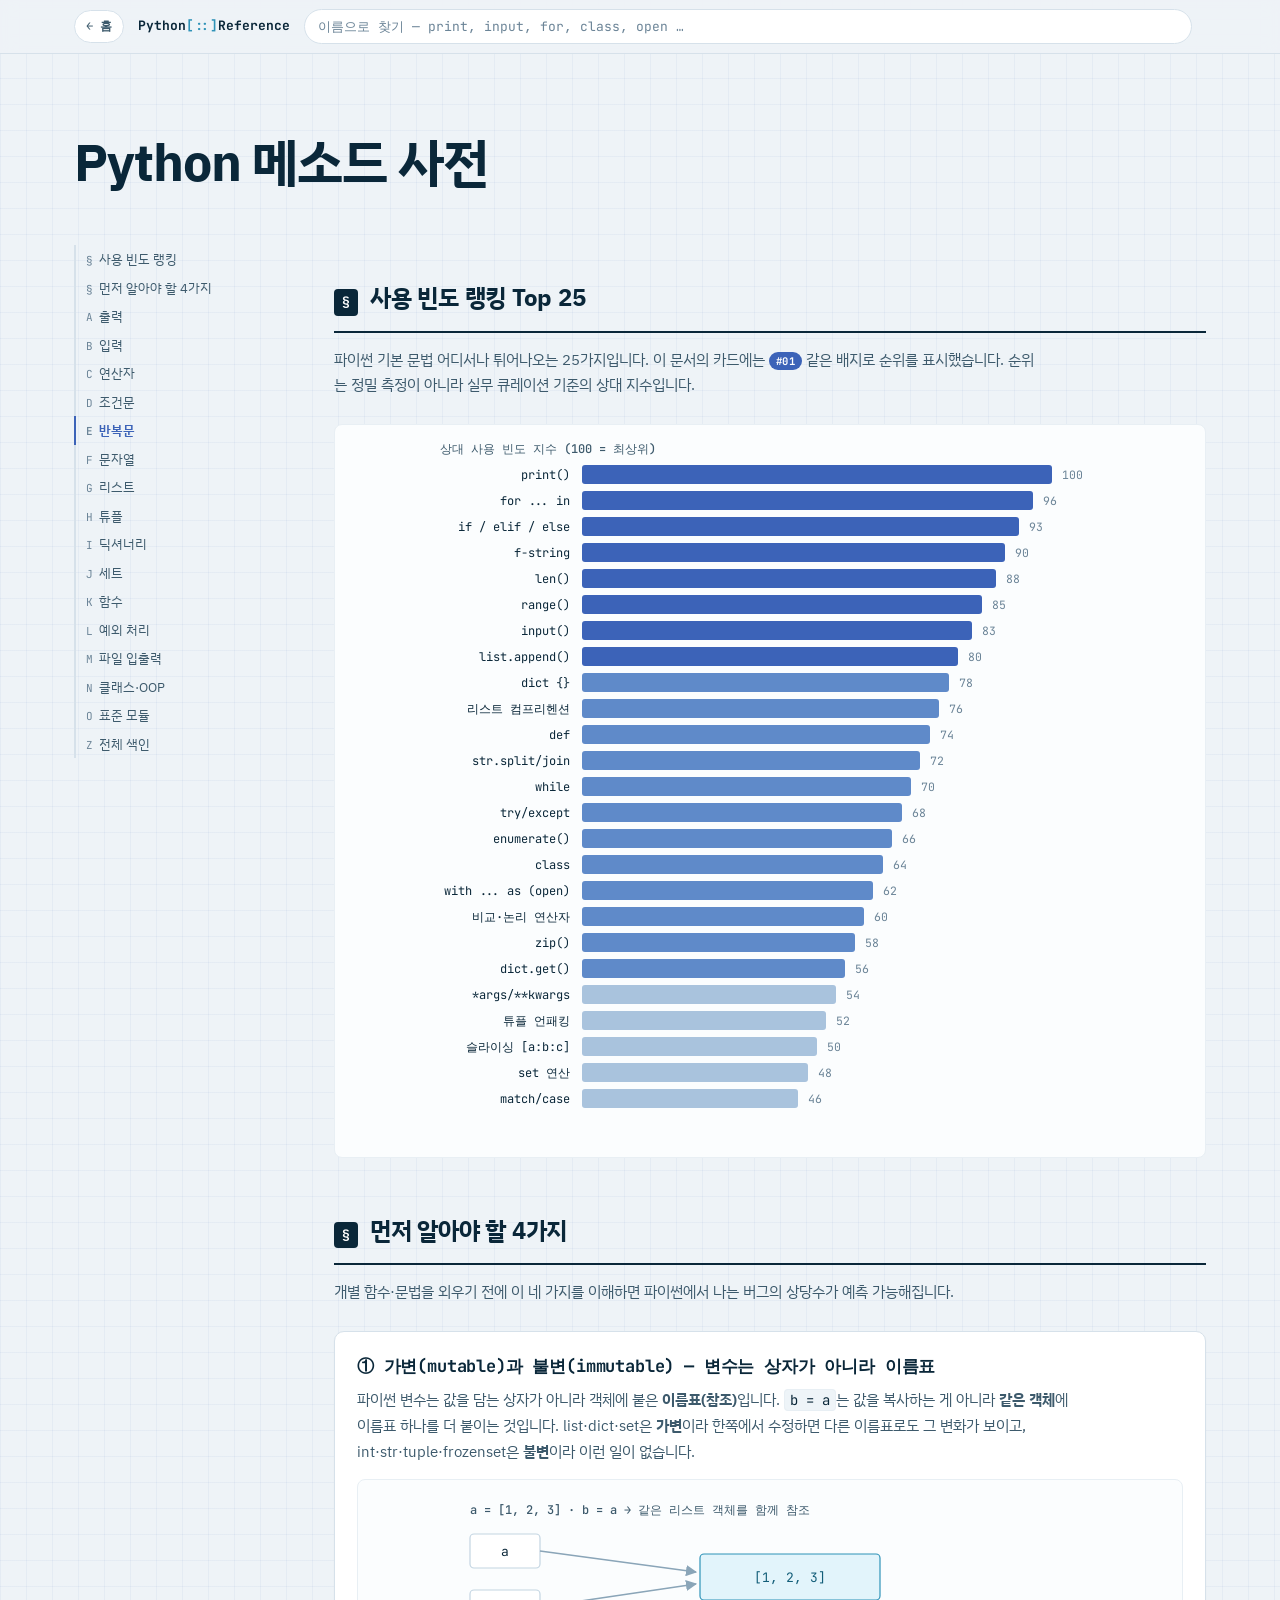
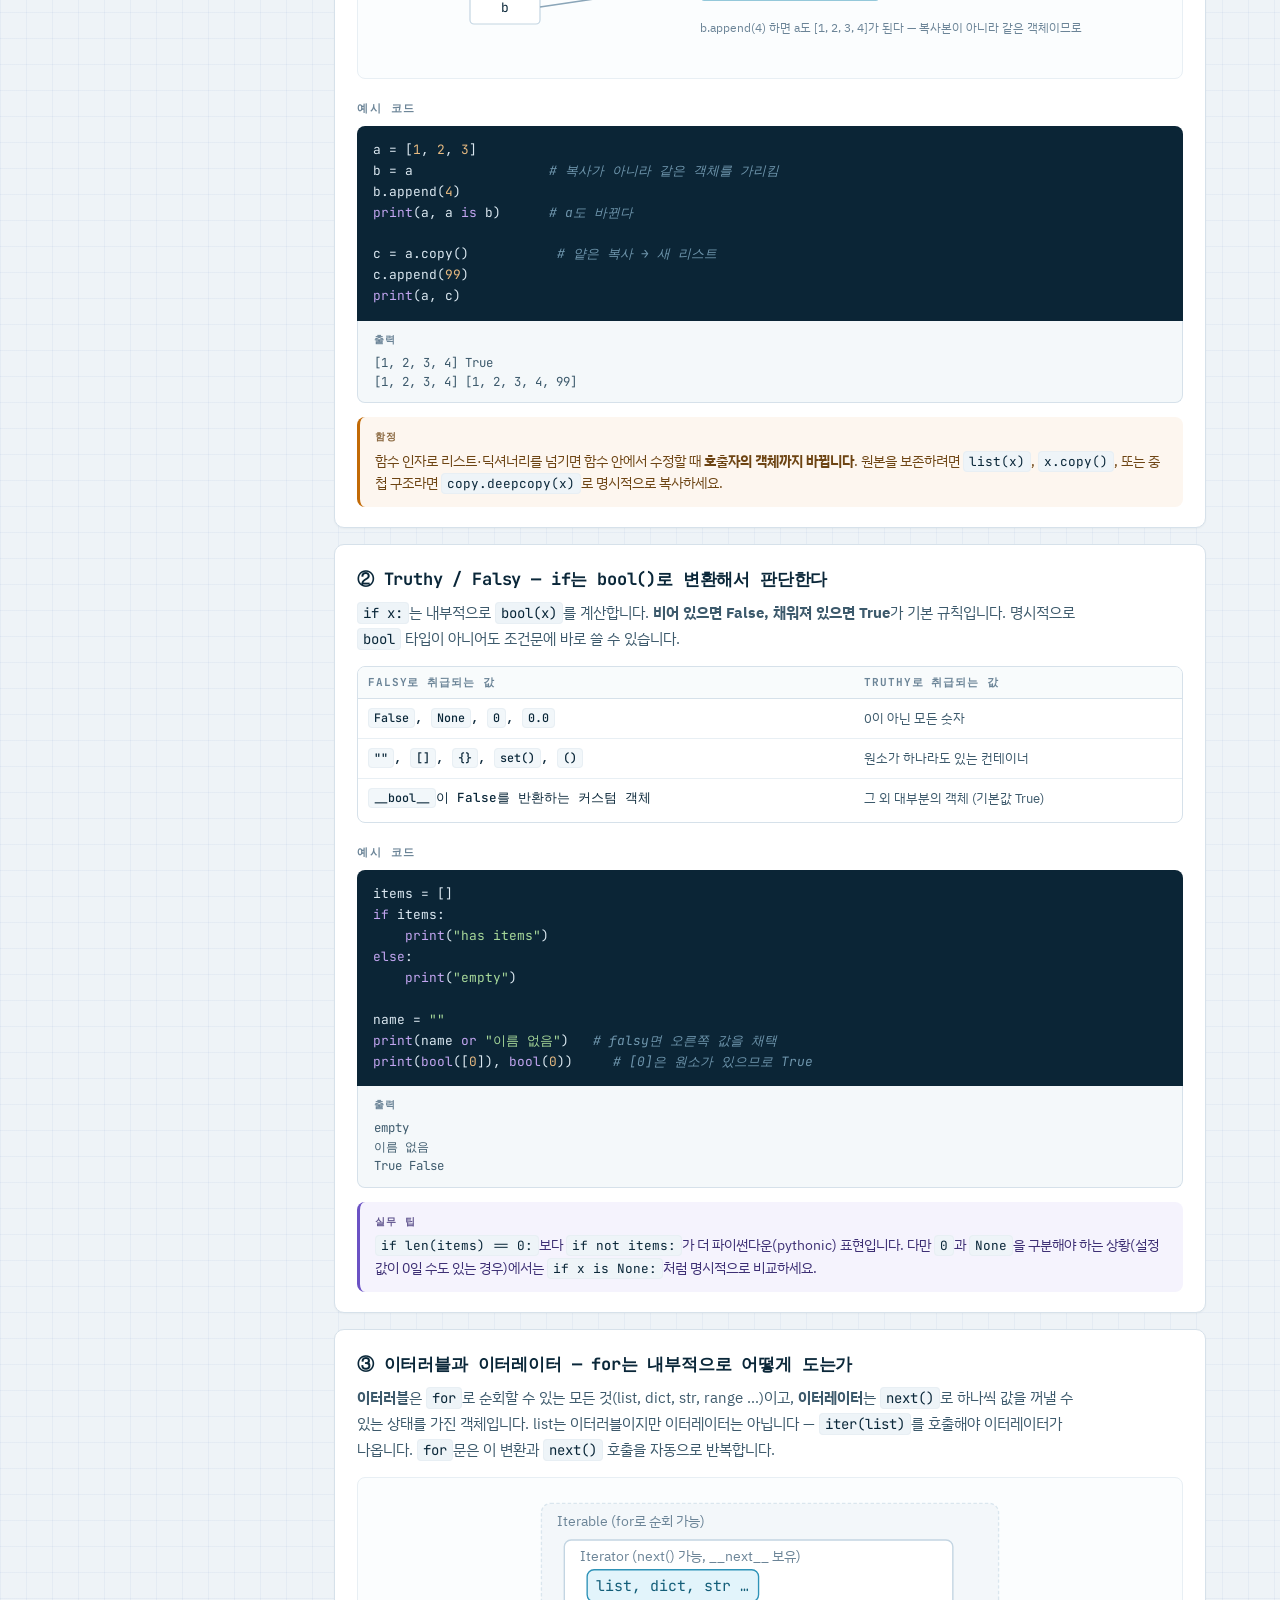
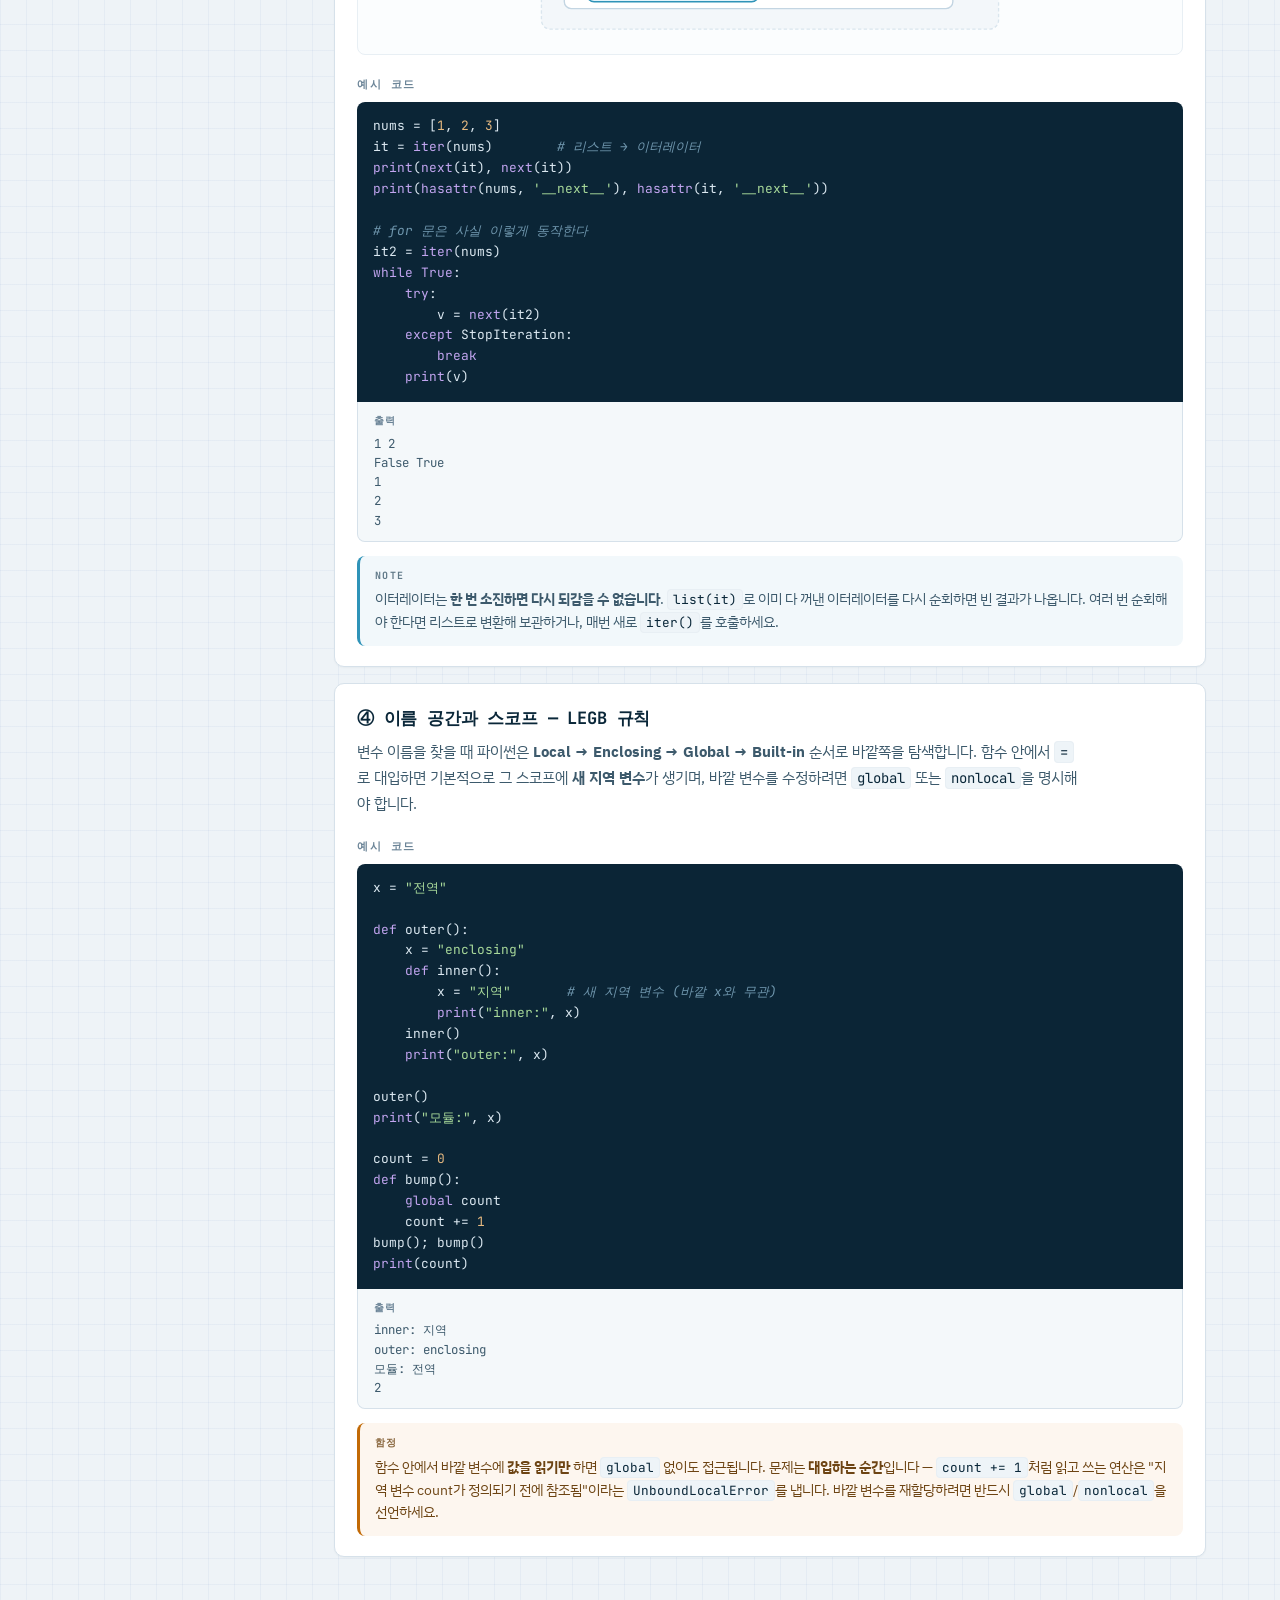
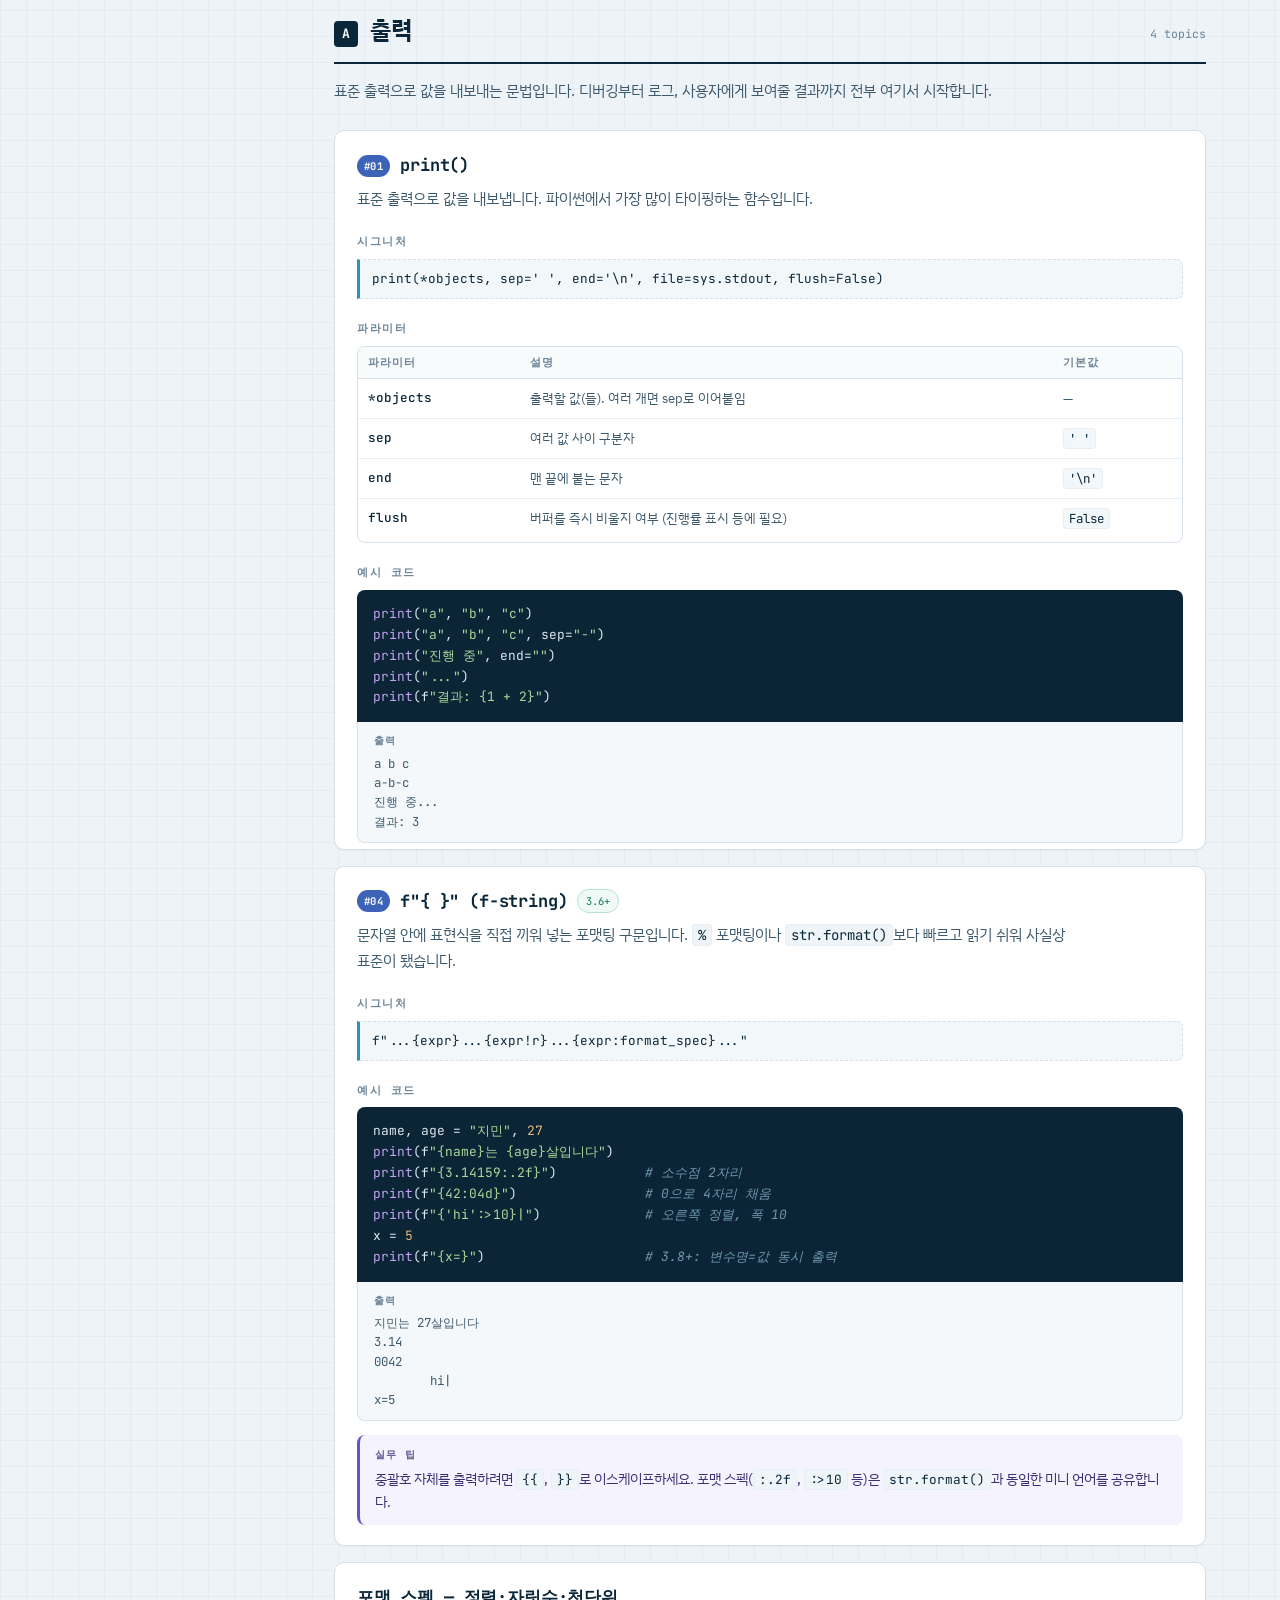
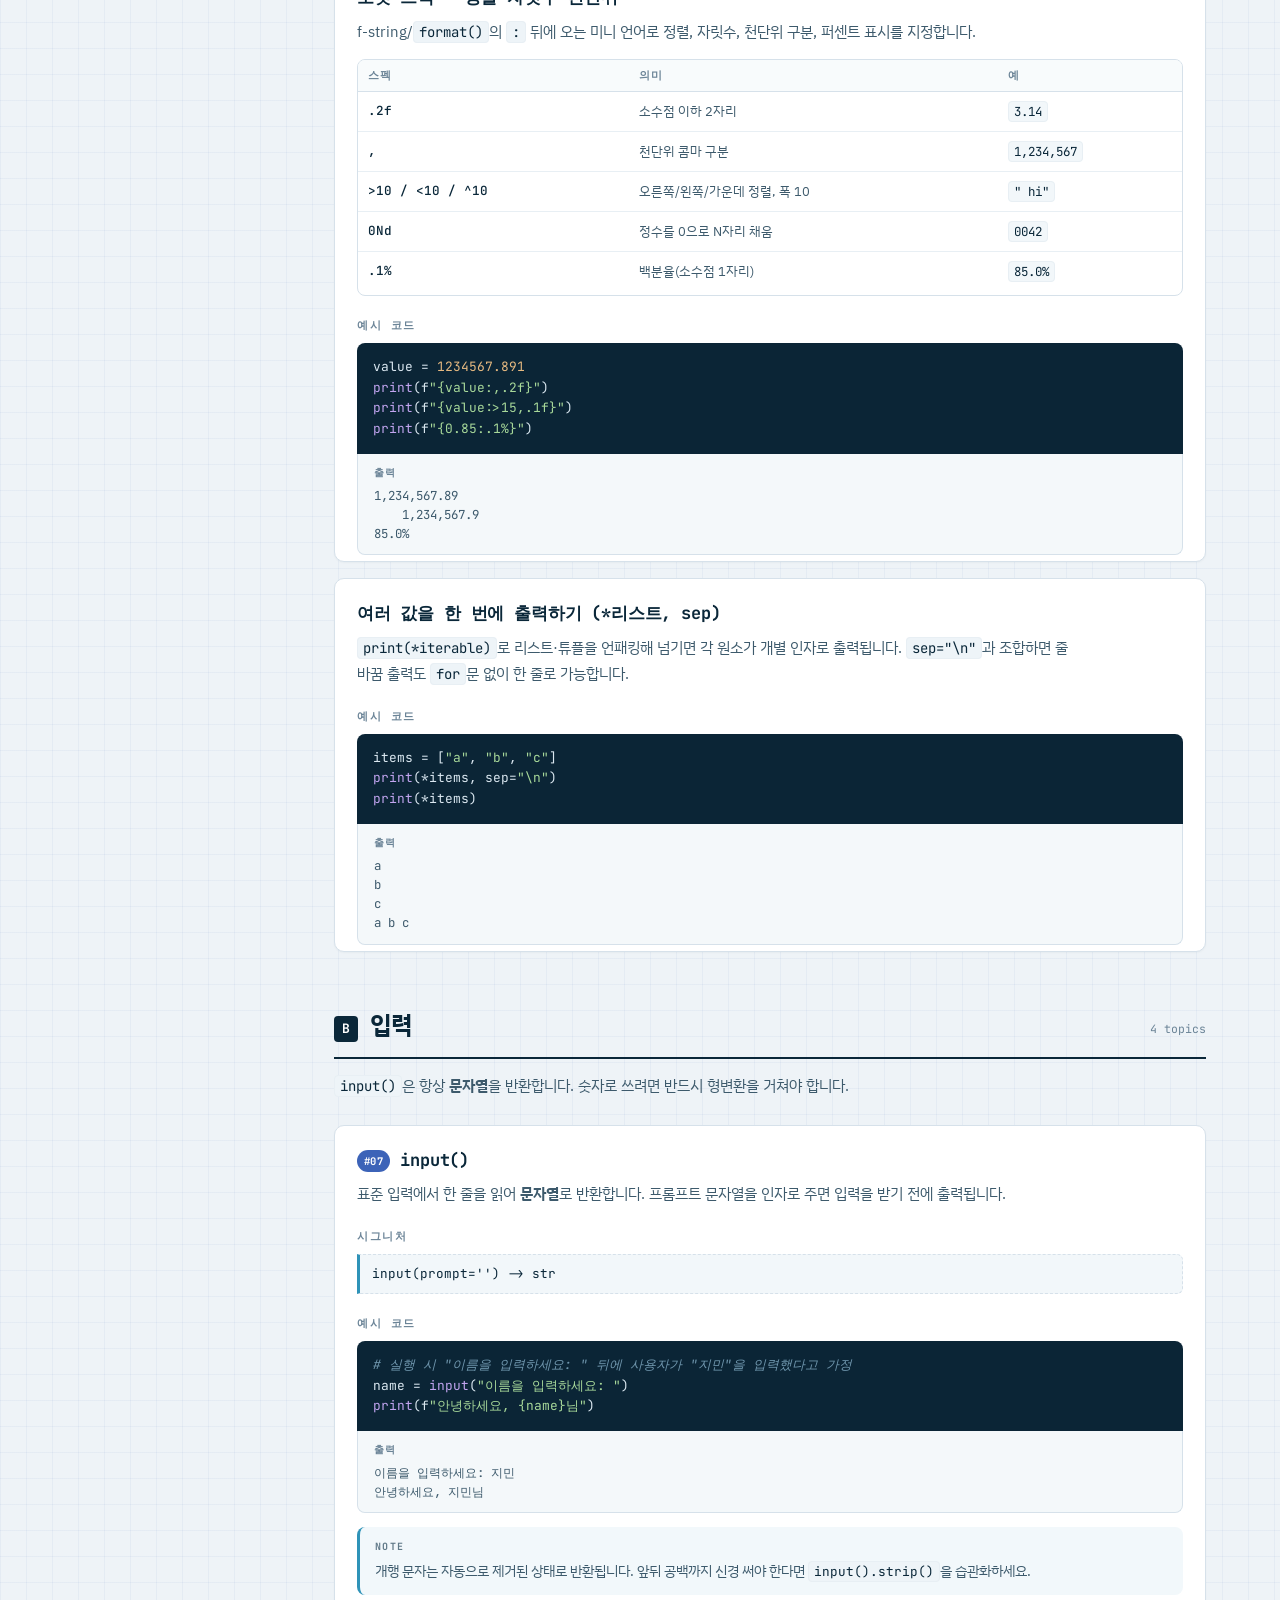
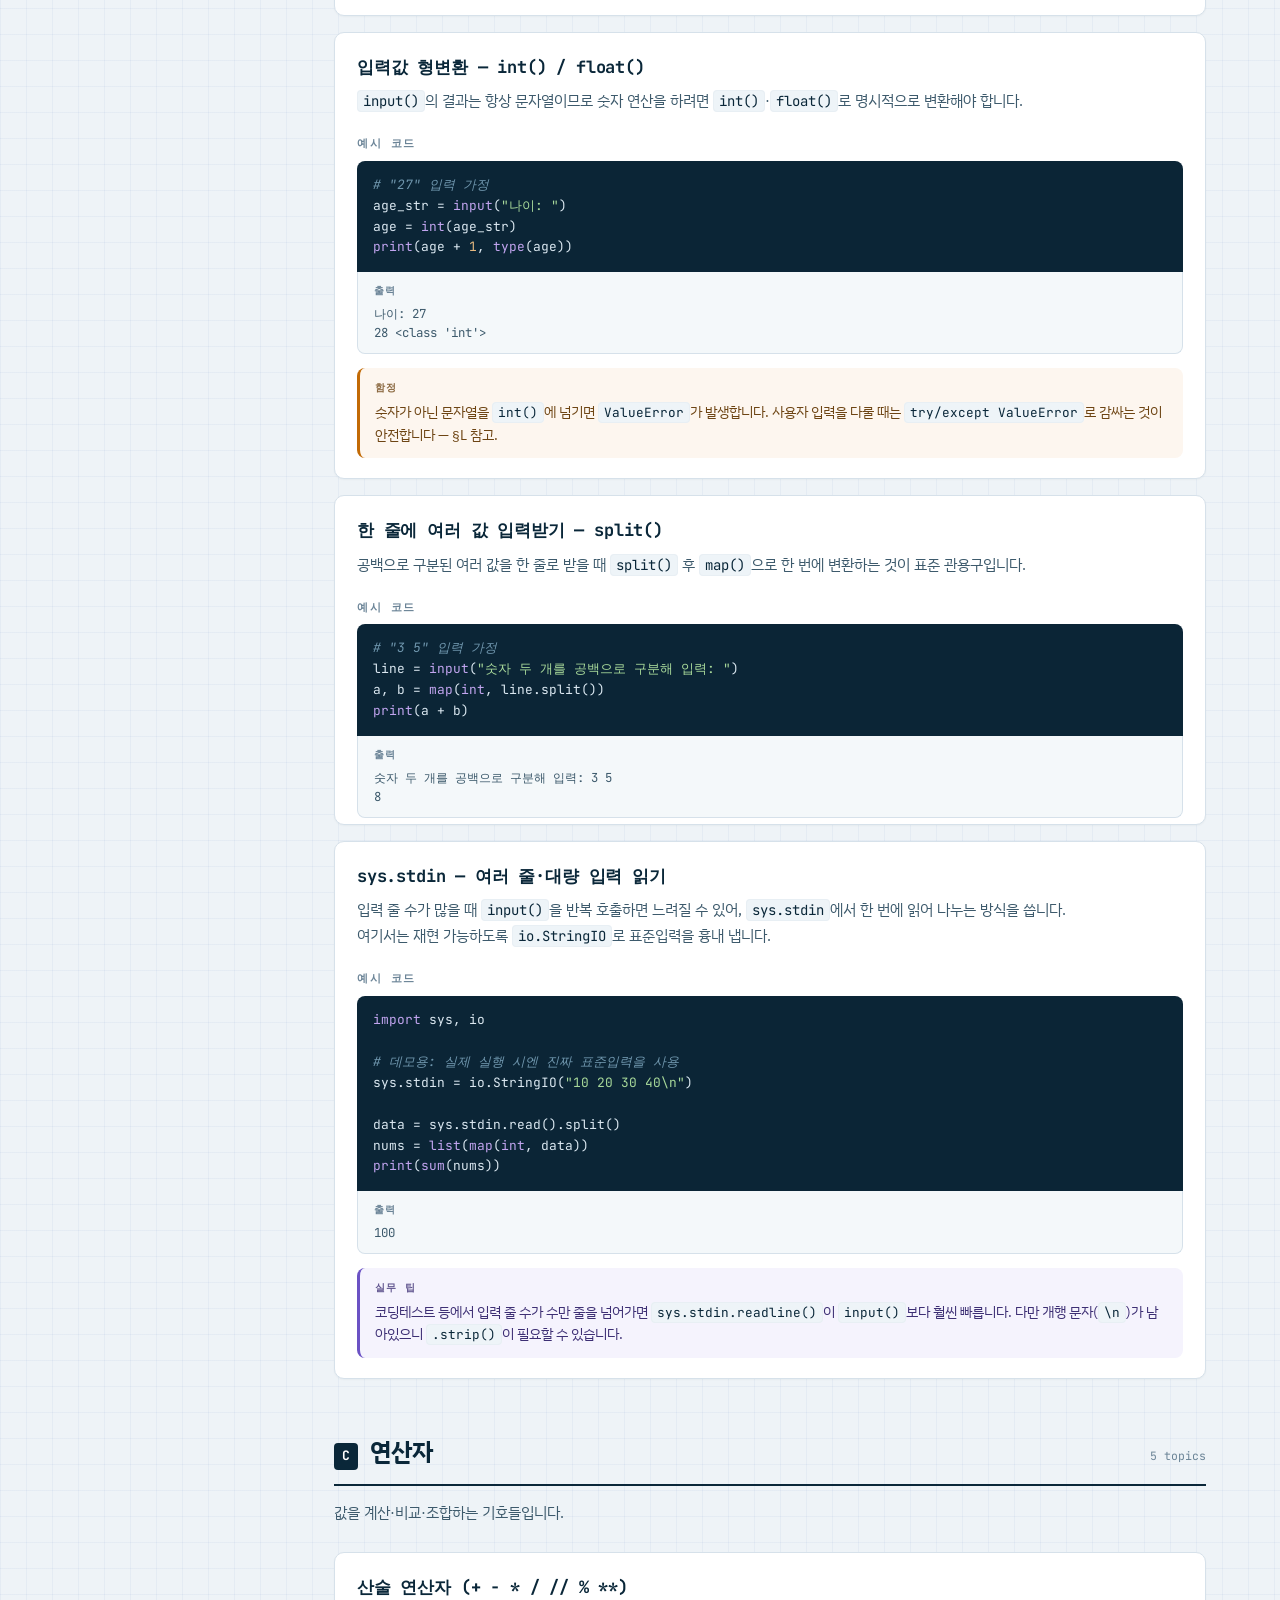
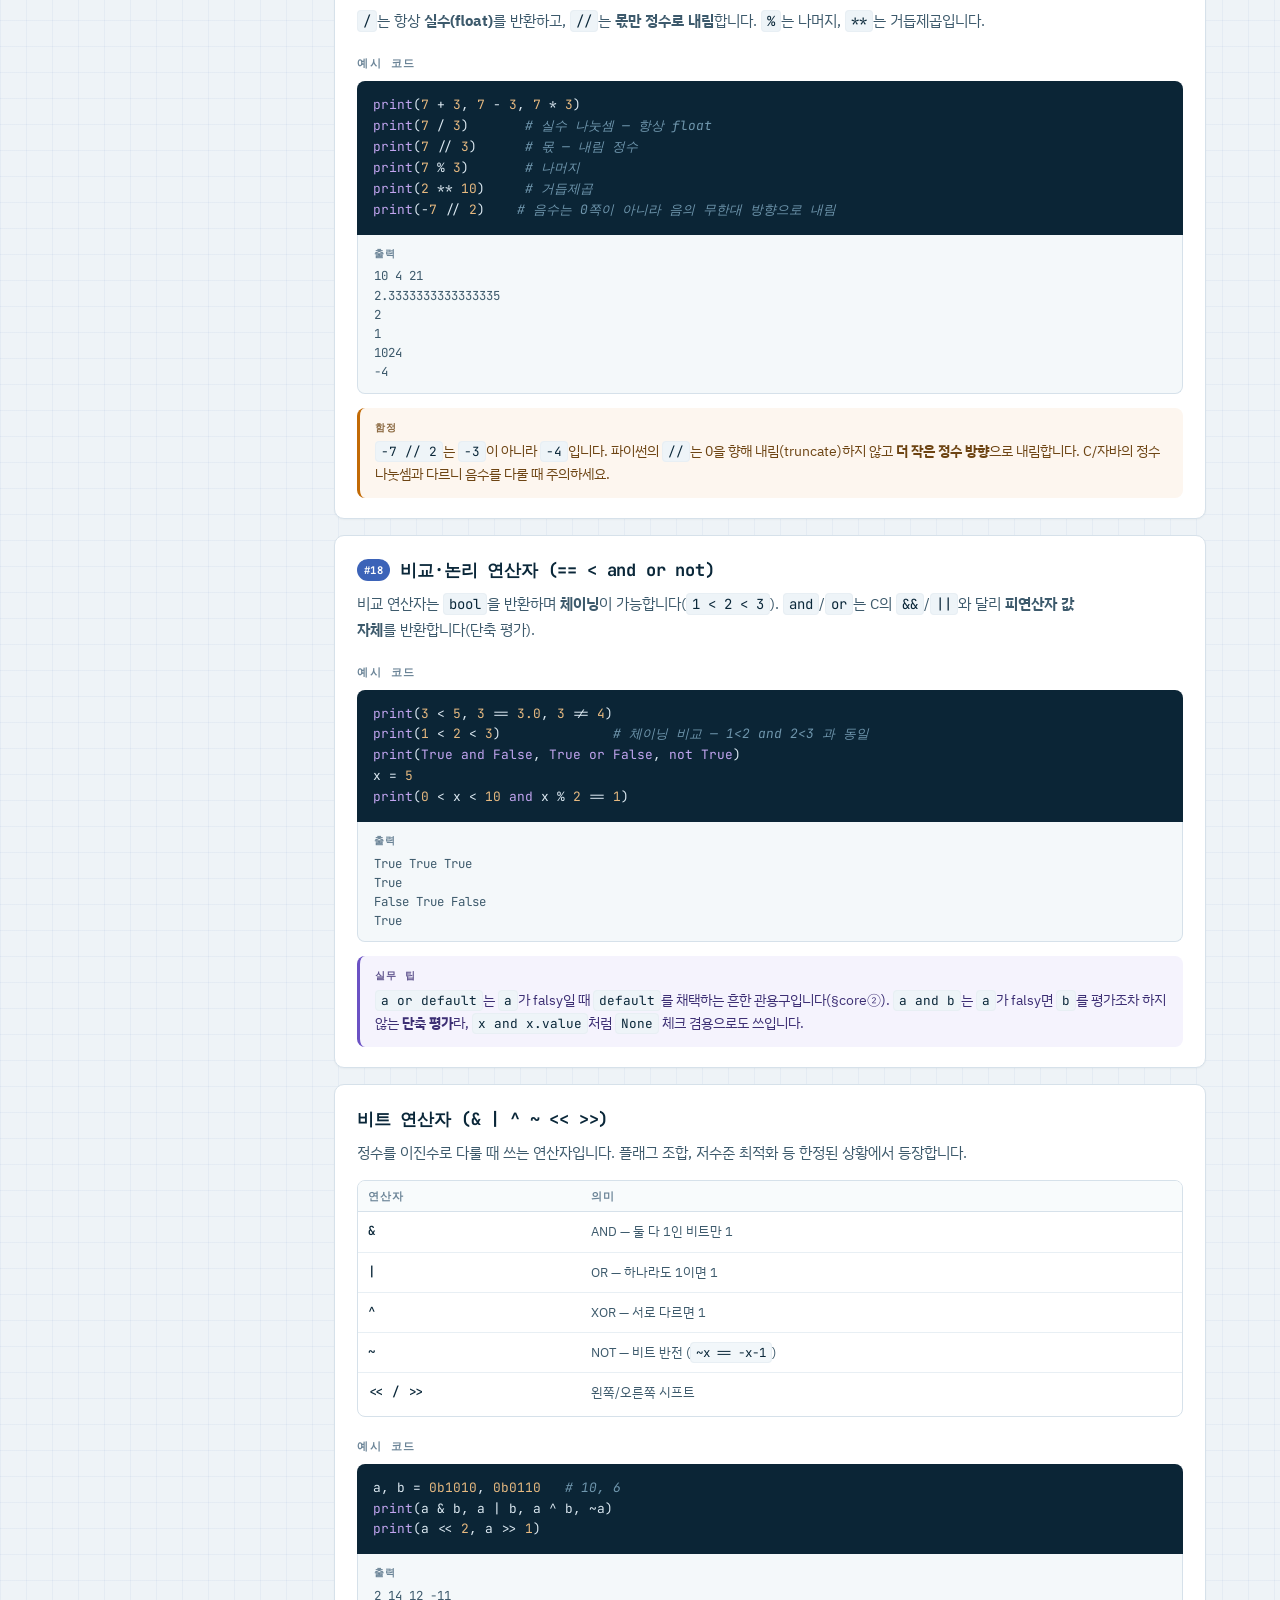
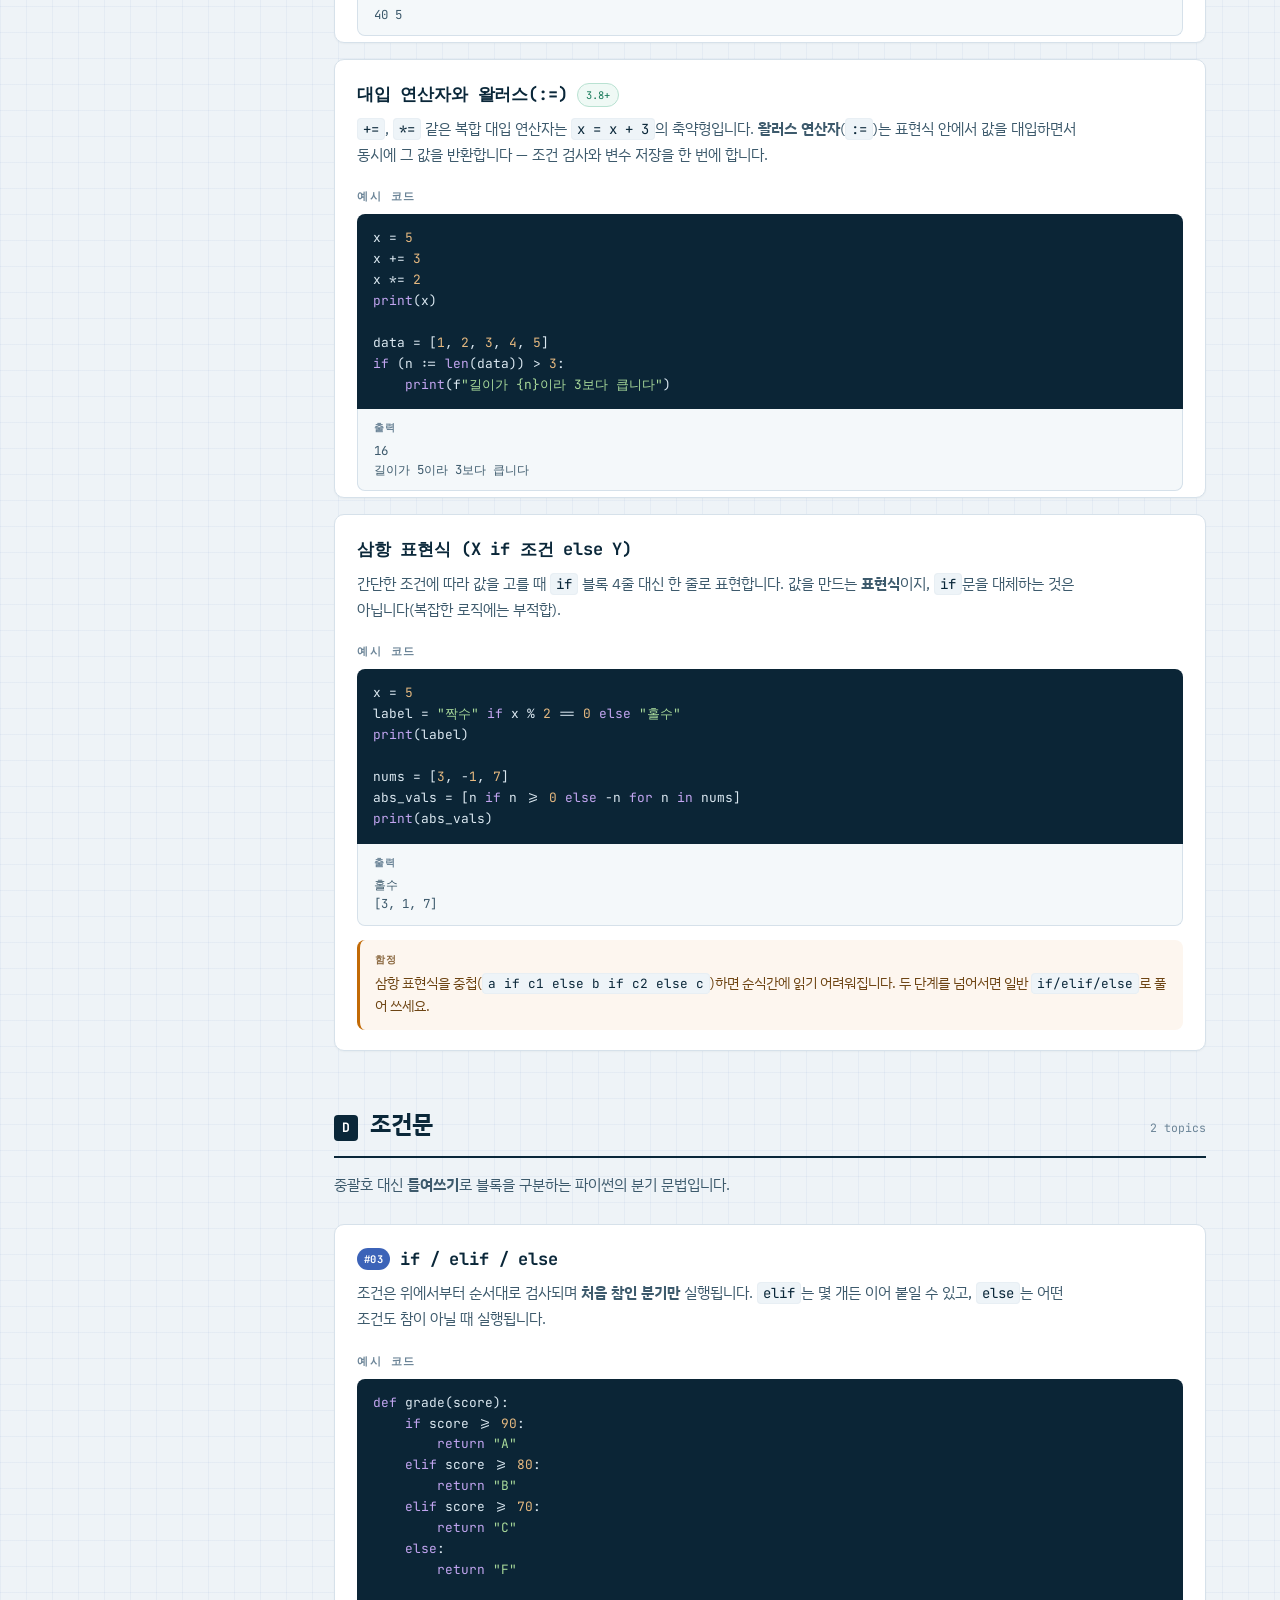
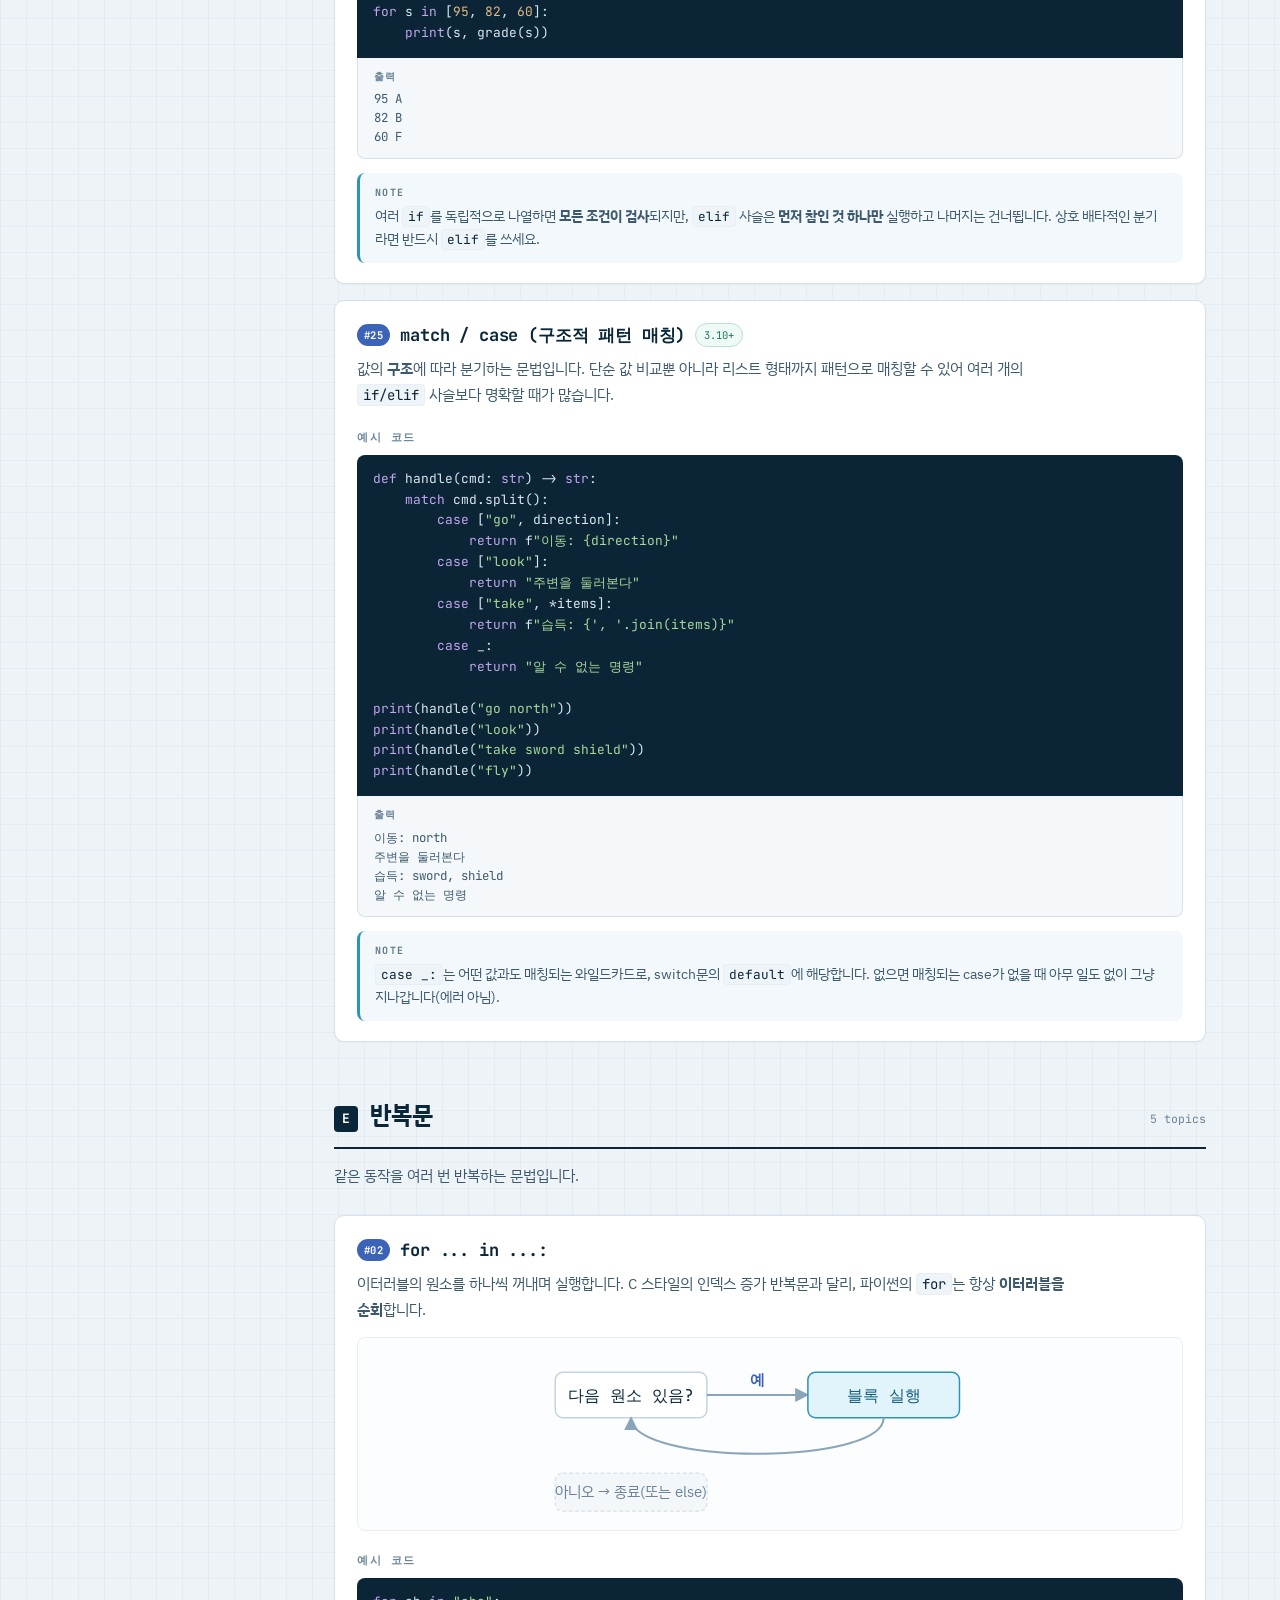
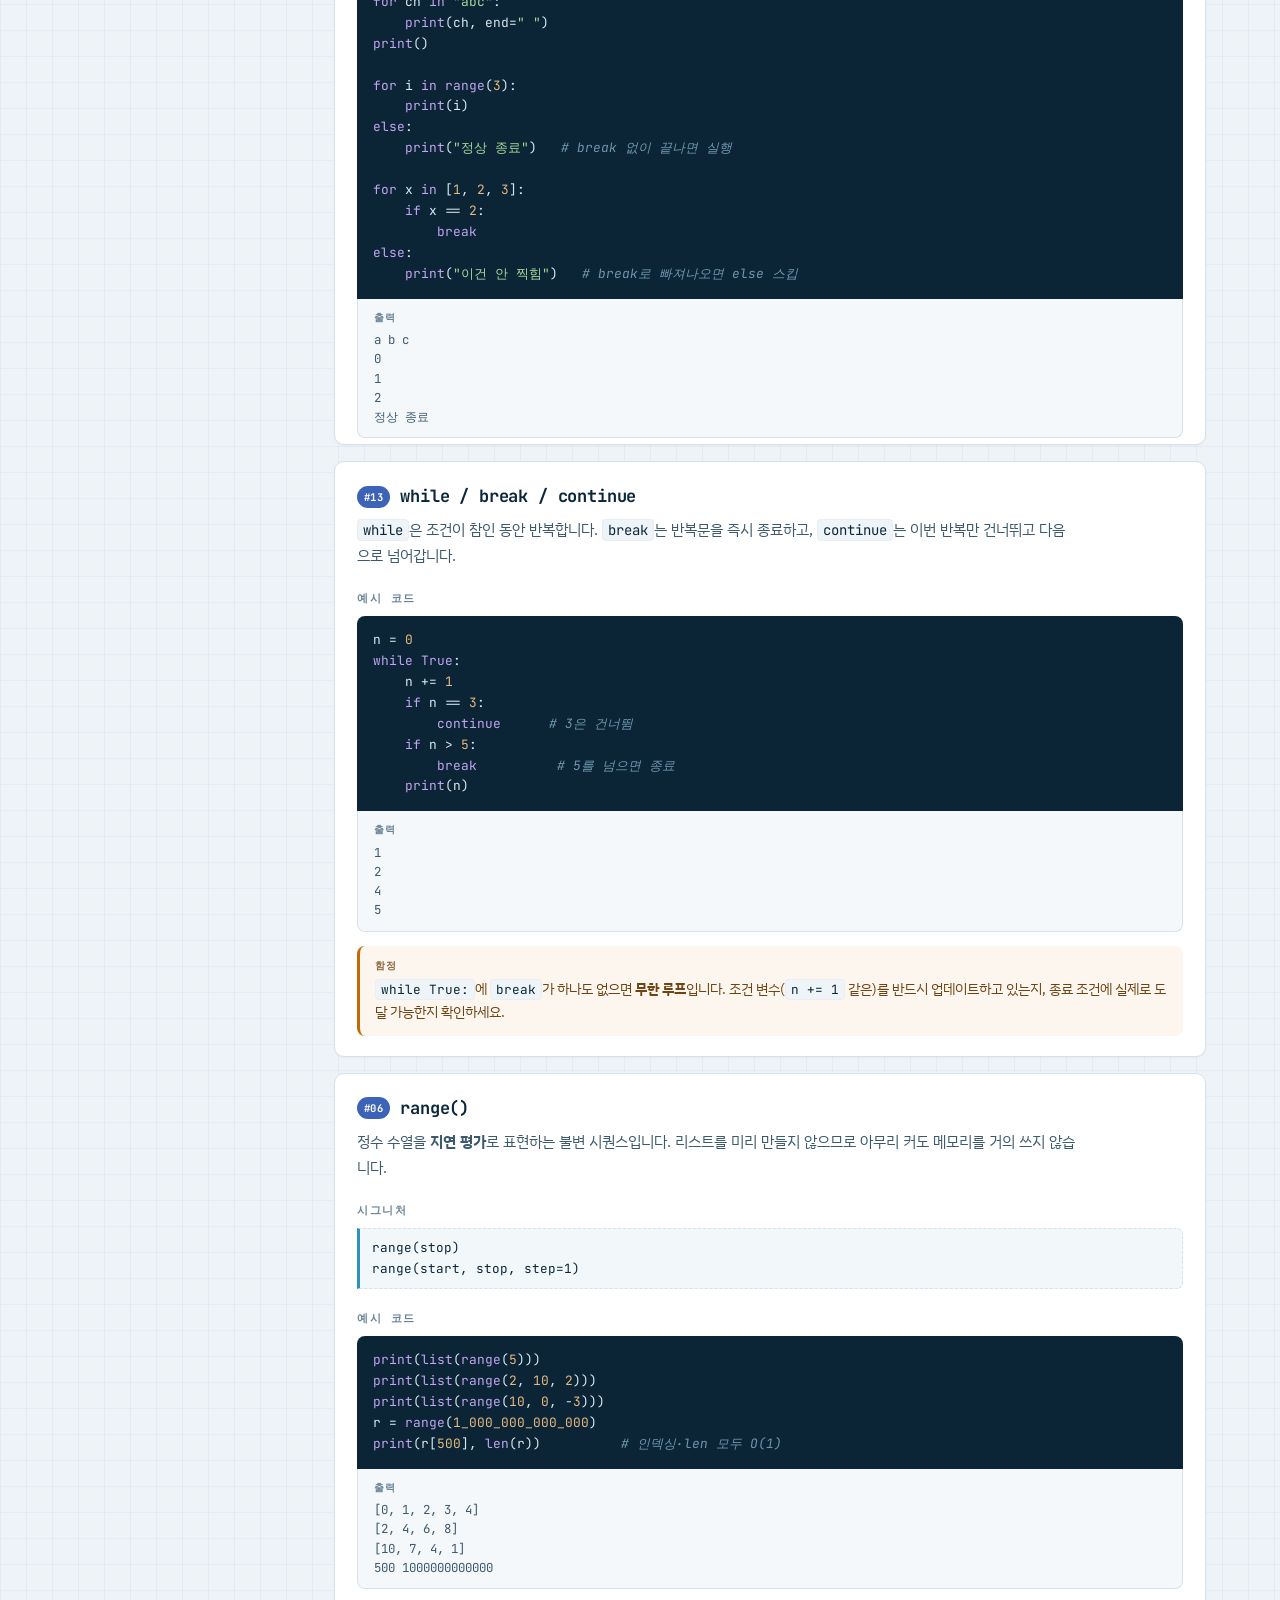
<file: pages/python-reference.html>
<!DOCTYPE html>
<html lang="ko">
<head>
<meta charset="utf-8">
<meta name="viewport" content="width=device-width, initial-scale=1">
<title>Python 실무 레퍼런스 — 메소드 A to Z</title>
<link rel="preconnect" href="https://fonts.googleapis.com">
<link rel="preconnect" href="https://fonts.gstatic.com" crossorigin>
<link href="https://fonts.googleapis.com/css2?family=IBM+Plex+Sans+KR:wght@300;400;500;600;700&family=JetBrains+Mono:wght@400;500;700&display=swap" rel="stylesheet">
<link rel="stylesheet" href="reference.css">
</head>
<body>

<div class="bar">
  <div class="bar-in">
    <a class="home" href="../index.html">← 홈</a>
    <div class="brand">Python<span>[::]</span>Reference</div>
    <input id="q" type="search" placeholder="이름으로 찾기 — print, input, for, class, open …" aria-label="함수 검색">
    <div id="qn" aria-live="polite"></div>
  </div>
</div>

<header class="hero">
  <h1>Python 메소드 사전</h1>
</header>

<div class="wrap">
<nav class="toc" aria-label="목차">
  <ol>
    <li><a href="#rank"><span class="k">§</span>사용 빈도 랭킹</a></li>
    <li><a href="#core"><span class="k">§</span>먼저 알아야 할 4가지</a></li>
    <li><a href="#a"><span class="k">A</span>출력</a></li>
    <li><a href="#b"><span class="k">B</span>입력</a></li>
    <li><a href="#c"><span class="k">C</span>연산자</a></li>
    <li><a href="#d"><span class="k">D</span>조건문</a></li>
    <li><a href="#e"><span class="k">E</span>반복문</a></li>
    <li><a href="#f"><span class="k">F</span>문자열</a></li>
    <li><a href="#g"><span class="k">G</span>리스트</a></li>
    <li><a href="#h"><span class="k">H</span>튜플</a></li>
    <li><a href="#i"><span class="k">I</span>딕셔너리</a></li>
    <li><a href="#j"><span class="k">J</span>세트</a></li>
    <li><a href="#k"><span class="k">K</span>함수</a></li>
    <li><a href="#l"><span class="k">L</span>예외 처리</a></li>
    <li><a href="#m"><span class="k">M</span>파일 입출력</a></li>
    <li><a href="#n"><span class="k">N</span>클래스·OOP</a></li>
    <li><a href="#o"><span class="k">O</span>표준 모듈</a></li>
    <li><a href="#z"><span class="k">Z</span>전체 색인</a></li>
  </ol>
</nav>

<main>

<!-- ============ 랭킹 ============ -->
<section id="rank">
  <div class="sec-h"><span class="key">§</span><h2>사용 빈도 랭킹 Top 25</h2></div>
  <p class="sec-note">파이썬 기본 문법 어디서나 튀어나오는 25가지입니다. 이 문서의 카드에는 <span class="rank">#01</span> 같은 배지로 순위를 표시했습니다. 순위는 정밀 측정이 아니라 실무 큐레이션 기준의 상대 지수입니다.</p>
  <div class="viz wide"><svg viewBox="0 0 700 704" style="max-width:700px" xmlns="http://www.w3.org/2000/svg" role="img"><defs><marker id="ah-rank" viewBox="0 0 10 10" refX="9" refY="5" markerWidth="7" markerHeight="7" orient="auto"><path d="M0 0 L10 5 L0 10 z" class="ahp"/></marker></defs><text class="rl" x="150" y="40" text-anchor="end">print()</text><rect class="bar b1" x="162" y="26" width="470" height="19" rx="3"/><text class="rn" x="642" y="40">100</text><text class="rl" x="150" y="66" text-anchor="end">for ... in</text><rect class="bar b1" x="162" y="52" width="451" height="19" rx="3"/><text class="rn" x="623" y="66">96</text><text class="rl" x="150" y="92" text-anchor="end">if / elif / else</text><rect class="bar b1" x="162" y="78" width="437" height="19" rx="3"/><text class="rn" x="609" y="92">93</text><text class="rl" x="150" y="118" text-anchor="end">f-string</text><rect class="bar b1" x="162" y="104" width="423" height="19" rx="3"/><text class="rn" x="595" y="118">90</text><text class="rl" x="150" y="144" text-anchor="end">len()</text><rect class="bar b1" x="162" y="130" width="414" height="19" rx="3"/><text class="rn" x="586" y="144">88</text><text class="rl" x="150" y="170" text-anchor="end">range()</text><rect class="bar b1" x="162" y="156" width="400" height="19" rx="3"/><text class="rn" x="572" y="170">85</text><text class="rl" x="150" y="196" text-anchor="end">input()</text><rect class="bar b1" x="162" y="182" width="390" height="19" rx="3"/><text class="rn" x="562" y="196">83</text><text class="rl" x="150" y="222" text-anchor="end">list.append()</text><rect class="bar b1" x="162" y="208" width="376" height="19" rx="3"/><text class="rn" x="548" y="222">80</text><text class="rl" x="150" y="248" text-anchor="end">dict {}</text><rect class="bar b2" x="162" y="234" width="367" height="19" rx="3"/><text class="rn" x="539" y="248">78</text><text class="rl" x="150" y="274" text-anchor="end">리스트 컴프리헨션</text><rect class="bar b2" x="162" y="260" width="357" height="19" rx="3"/><text class="rn" x="529" y="274">76</text><text class="rl" x="150" y="300" text-anchor="end">def</text><rect class="bar b2" x="162" y="286" width="348" height="19" rx="3"/><text class="rn" x="520" y="300">74</text><text class="rl" x="150" y="326" text-anchor="end">str.split/join</text><rect class="bar b2" x="162" y="312" width="338" height="19" rx="3"/><text class="rn" x="510" y="326">72</text><text class="rl" x="150" y="352" text-anchor="end">while</text><rect class="bar b2" x="162" y="338" width="329" height="19" rx="3"/><text class="rn" x="501" y="352">70</text><text class="rl" x="150" y="378" text-anchor="end">try/except</text><rect class="bar b2" x="162" y="364" width="320" height="19" rx="3"/><text class="rn" x="492" y="378">68</text><text class="rl" x="150" y="404" text-anchor="end">enumerate()</text><rect class="bar b2" x="162" y="390" width="310" height="19" rx="3"/><text class="rn" x="482" y="404">66</text><text class="rl" x="150" y="430" text-anchor="end">class</text><rect class="bar b2" x="162" y="416" width="301" height="19" rx="3"/><text class="rn" x="473" y="430">64</text><text class="rl" x="150" y="456" text-anchor="end">with ... as (open)</text><rect class="bar b2" x="162" y="442" width="291" height="19" rx="3"/><text class="rn" x="463" y="456">62</text><text class="rl" x="150" y="482" text-anchor="end">비교·논리 연산자</text><rect class="bar b2" x="162" y="468" width="282" height="19" rx="3"/><text class="rn" x="454" y="482">60</text><text class="rl" x="150" y="508" text-anchor="end">zip()</text><rect class="bar b2" x="162" y="494" width="273" height="19" rx="3"/><text class="rn" x="445" y="508">58</text><text class="rl" x="150" y="534" text-anchor="end">dict.get()</text><rect class="bar b2" x="162" y="520" width="263" height="19" rx="3"/><text class="rn" x="435" y="534">56</text><text class="rl" x="150" y="560" text-anchor="end">*args/**kwargs</text><rect class="bar b3" x="162" y="546" width="254" height="19" rx="3"/><text class="rn" x="426" y="560">54</text><text class="rl" x="150" y="586" text-anchor="end">튜플 언패킹</text><rect class="bar b3" x="162" y="572" width="244" height="19" rx="3"/><text class="rn" x="416" y="586">52</text><text class="rl" x="150" y="612" text-anchor="end">슬라이싱 [a:b:c]</text><rect class="bar b3" x="162" y="598" width="235" height="19" rx="3"/><text class="rn" x="407" y="612">50</text><text class="rl" x="150" y="638" text-anchor="end">set 연산</text><rect class="bar b3" x="162" y="624" width="226" height="19" rx="3"/><text class="rn" x="398" y="638">48</text><text class="rl" x="150" y="664" text-anchor="end">match/case</text><rect class="bar b3" x="162" y="650" width="216" height="19" rx="3"/><text class="rn" x="388" y="664">46</text><text class="gt" x="20" y="14">상대 사용 빈도 지수 (100 = 최상위)</text></svg></div>
</section>

<!-- ============ 핵심 개념 ============ -->
<section id="core">
  <div class="sec-h"><span class="key">§</span><h2>먼저 알아야 할 4가지</h2></div>
  <p class="sec-note">개별 함수·문법을 외우기 전에 이 네 가지를 이해하면 파이썬에서 나는 버그의 상당수가 예측 가능해집니다.</p>

  <div class="fn">
    <div class="fn-h"><h3>① 가변(mutable)과 불변(immutable) — 변수는 상자가 아니라 이름표</h3></div>
    <p>파이썬 변수는 값을 담는 상자가 아니라 객체에 붙은 <b>이름표(참조)</b>입니다. <code>b = a</code>는 값을 복사하는 게 아니라 <b>같은 객체</b>에 이름표 하나를 더 붙이는 것입니다. list·dict·set은 <b>가변</b>이라 한쪽에서 수정하면 다른 이름표로도 그 변화가 보이고, int·str·tuple·frozenset은 <b>불변</b>이라 이런 일이 없습니다.</p>
    <div class="viz wide"><svg viewBox="0 0 660 170" style="max-width:660px" xmlns="http://www.w3.org/2000/svg" role="img"><defs><marker id="ah-core1" viewBox="0 0 10 10" refX="9" refY="5" markerWidth="7" markerHeight="7" orient="auto"><path d="M0 0 L10 5 L0 10 z" class="ahp"/></marker></defs><rect class="c c-base" x="30" y="40" width="70" height="34" rx="4"/><text class="ct" x="65" y="61.5">a</text><rect class="c c-base" x="30" y="96" width="70" height="34" rx="4"/><text class="ct" x="65" y="117.5">b</text><rect class="c c-acc" x="260" y="60" width="180" height="46" rx="4"/><text class="ct ct-acc" x="350" y="87.5">[1, 2, 3]</text><line class="ar" x1="100" y1="57" x2="256" y2="78" marker-end="url(#ah-core1)"/><line class="ar" x1="100" y1="113" x2="256" y2="90" marker-end="url(#ah-core1)"/><text class="gt" x="30" y="20">a = [1, 2, 3]  ·  b = a  →  같은 리스트 객체를 함께 참조</text><text class="gd" x="260" y="138">b.append(4) 하면 a도 [1, 2, 3, 4]가 된다 — 복사본이 아니라 같은 객체이므로</text></svg></div>
    <h4>예시 코드</h4>
    <pre class="has-out">a = [<span class="n">1</span>, <span class="n">2</span>, <span class="n">3</span>]
b = a                 <span class="c"># 복사가 아니라 같은 객체를 가리킴</span>
b.append(<span class="n">4</span>)
<span class="k">print</span>(a, a <span class="k">is</span> b)      <span class="c"># a도 바뀐다</span>

c = a.copy()           <span class="c"># 얕은 복사 → 새 리스트</span>
c.append(<span class="n">99</span>)
<span class="k">print</span>(a, c)</pre>
    <div class="out">[1, 2, 3, 4] True
[1, 2, 3, 4] [1, 2, 3, 4, 99]</div>
    <div class="warn">함수 인자로 리스트·딕셔너리를 넘기면 함수 안에서 수정할 때 <b>호출자의 객체까지 바뀝니다</b>. 원본을 보존하려면 <code>list(x)</code>, <code>x.copy()</code>, 또는 중첩 구조라면 <code>copy.deepcopy(x)</code>로 명시적으로 복사하세요.</div>
  </div>

  <div class="fn">
    <div class="fn-h"><h3>② Truthy / Falsy — if는 bool()로 변환해서 판단한다</h3></div>
    <p><code>if x:</code>는 내부적으로 <code>bool(x)</code>를 계산합니다. <b>비어 있으면 False, 채워져 있으면 True</b>가 기본 규칙입니다. 명시적으로 <code>bool</code> 타입이 아니어도 조건문에 바로 쓸 수 있습니다.</p>
    <div class="tbl-wrap"><table>
      <tr><th>Falsy로 취급되는 값</th><th>Truthy로 취급되는 값</th></tr>
      <tr><td><code>False</code>, <code>None</code>, <code>0</code>, <code>0.0</code></td><td>0이 아닌 모든 숫자</td></tr>
      <tr><td><code>""</code>, <code>[]</code>, <code>{}</code>, <code>set()</code>, <code>()</code></td><td>원소가 하나라도 있는 컨테이너</td></tr>
      <tr><td><code>__bool__</code>이 False를 반환하는 커스텀 객체</td><td>그 외 대부분의 객체 (기본값 True)</td></tr>
    </table></div>
    <h4>예시 코드</h4>
    <pre class="has-out">items = []
<span class="k">if</span> items:
    <span class="k">print</span>(<span class="s">"has items"</span>)
<span class="k">else</span>:
    <span class="k">print</span>(<span class="s">"empty"</span>)

name = <span class="s">""</span>
<span class="k">print</span>(name <span class="k">or</span> <span class="s">"이름 없음"</span>)   <span class="c"># falsy면 오른쪽 값을 채택</span>
<span class="k">print</span>(<span class="k">bool</span>([<span class="n">0</span>]), <span class="k">bool</span>(<span class="n">0</span>))     <span class="c"># [0]은 원소가 있으므로 True</span></pre>
    <div class="out">empty
이름 없음
True False</div>
    <div class="tip"><code>if len(items) == 0:</code>보다 <code>if not items:</code>가 더 파이썬다운(pythonic) 표현입니다. 다만 <code>0</code>과 <code>None</code>을 구분해야 하는 상황(설정값이 0일 수도 있는 경우)에서는 <code>if x is None:</code>처럼 명시적으로 비교하세요.</div>
  </div>

  <div class="fn">
    <div class="fn-h"><h3>③ 이터러블과 이터레이터 — for는 내부적으로 어떻게 도는가</h3></div>
    <p><b>이터러블</b>은 <code>for</code>로 순회할 수 있는 모든 것(list, dict, str, range …)이고, <b>이터레이터</b>는 <code>next()</code>로 하나씩 값을 꺼낼 수 있는 상태를 가진 객체입니다. list는 이터러블이지만 이터레이터는 아닙니다 — <code>iter(list)</code>를 호출해야 이터레이터가 나옵니다. <code>for</code>문은 이 변환과 <code>next()</code> 호출을 자동으로 반복합니다.</p>
    <div class="viz"><svg viewBox="0 0 420 130" style="max-width:420px" xmlns="http://www.w3.org/2000/svg" role="img"><rect class="c c-ghost" x="10" y="10" width="400" height="110" rx="8"/><text class="gd" x="24" y="30">Iterable (for로 순회 가능)</text><rect class="c c-base" x="30" y="42" width="340" height="60" rx="6"/><text class="gd" x="44" y="60">Iterator (next() 가능, __next__ 보유)</text><rect class="c c-acc" x="50" y="68" width="150" height="28" rx="6"/><text class="ct ct-acc" x="125" y="87">list, dict, str …</text></svg></div>
    <h4>예시 코드</h4>
    <pre class="has-out">nums = [<span class="n">1</span>, <span class="n">2</span>, <span class="n">3</span>]
it = <span class="k">iter</span>(nums)        <span class="c"># 리스트 → 이터레이터</span>
<span class="k">print</span>(<span class="k">next</span>(it), <span class="k">next</span>(it))
<span class="k">print</span>(<span class="k">hasattr</span>(nums, <span class="s">'__next__'</span>), <span class="k">hasattr</span>(it, <span class="s">'__next__'</span>))

<span class="c"># for 문은 사실 이렇게 동작한다</span>
it2 = <span class="k">iter</span>(nums)
<span class="k">while</span> <span class="k">True</span>:
    <span class="k">try</span>:
        v = <span class="k">next</span>(it2)
    <span class="k">except</span> StopIteration:
        <span class="k">break</span>
    <span class="k">print</span>(v)</pre>
    <div class="out">1 2
False True
1
2
3</div>
    <div class="note">이터레이터는 <b>한 번 소진하면 다시 되감을 수 없습니다</b>. <code>list(it)</code>로 이미 다 꺼낸 이터레이터를 다시 순회하면 빈 결과가 나옵니다. 여러 번 순회해야 한다면 리스트로 변환해 보관하거나, 매번 새로 <code>iter()</code>를 호출하세요.</div>
  </div>

  <div class="fn">
    <div class="fn-h"><h3>④ 이름 공간과 스코프 — LEGB 규칙</h3></div>
    <p>변수 이름을 찾을 때 파이썬은 <b>Local → Enclosing → Global → Built-in</b> 순서로 바깥쪽을 탐색합니다. 함수 안에서 <code>=</code>로 대입하면 기본적으로 그 스코프에 <b>새 지역 변수</b>가 생기며, 바깥 변수를 수정하려면 <code>global</code> 또는 <code>nonlocal</code>을 명시해야 합니다.</p>
    <h4>예시 코드</h4>
    <pre class="has-out">x = <span class="s">"전역"</span>

<span class="k">def</span> outer():
    x = <span class="s">"enclosing"</span>
    <span class="k">def</span> inner():
        x = <span class="s">"지역"</span>       <span class="c"># 새 지역 변수 (바깥 x와 무관)</span>
        <span class="k">print</span>(<span class="s">"inner:"</span>, x)
    inner()
    <span class="k">print</span>(<span class="s">"outer:"</span>, x)

outer()
<span class="k">print</span>(<span class="s">"모듈:"</span>, x)

count = <span class="n">0</span>
<span class="k">def</span> bump():
    <span class="k">global</span> count
    count += <span class="n">1</span>
bump(); bump()
<span class="k">print</span>(count)</pre>
    <div class="out">inner: 지역
outer: enclosing
모듈: 전역
2</div>
    <div class="warn">함수 안에서 바깥 변수에 <b>값을 읽기만</b> 하면 <code>global</code> 없이도 접근됩니다. 문제는 <b>대입하는 순간</b>입니다 — <code>count += 1</code>처럼 읽고 쓰는 연산은 "지역 변수 count가 정의되기 전에 참조됨"이라는 <code>UnboundLocalError</code>를 냅니다. 바깥 변수를 재할당하려면 반드시 <code>global</code>/<code>nonlocal</code>을 선언하세요.</div>
  </div>
</section>

<!-- ============ A. 출력 ============ -->
<section id="a">
  <div class="sec-h"><span class="key">A</span><h2>출력</h2><span class="cnt">4 topics</span></div>
  <p class="sec-note">표준 출력으로 값을 내보내는 문법입니다. 디버깅부터 로그, 사용자에게 보여줄 결과까지 전부 여기서 시작합니다.</p>

  <div class="fn" data-key="print 출력 print()">
    <div class="fn-h"><span class="rank">#01</span><h3>print()</h3></div>
    <p>표준 출력으로 값을 내보냅니다. 파이썬에서 가장 많이 타이핑하는 함수입니다.</p>
    <h4>시그니처</h4>
    <div class="sig">print(*objects, sep=' ', end='\n', file=sys.stdout, flush=False)</div>
    <h4>파라미터</h4>
    <div class="tbl-wrap"><table>
      <tr><th>파라미터</th><th>설명</th><th>기본값</th></tr>
      <tr><td>*objects</td><td>출력할 값(들). 여러 개면 sep로 이어붙임</td><td>—</td></tr>
      <tr><td>sep</td><td>여러 값 사이 구분자</td><td><code>' '</code></td></tr>
      <tr><td>end</td><td>맨 끝에 붙는 문자</td><td><code>'\n'</code></td></tr>
      <tr><td>flush</td><td>버퍼를 즉시 비울지 여부 (진행률 표시 등에 필요)</td><td><code>False</code></td></tr>
    </table></div>
    <h4>예시 코드</h4>
    <pre class="has-out"><span class="k">print</span>(<span class="s">"a"</span>, <span class="s">"b"</span>, <span class="s">"c"</span>)
<span class="k">print</span>(<span class="s">"a"</span>, <span class="s">"b"</span>, <span class="s">"c"</span>, sep=<span class="s">"-"</span>)
<span class="k">print</span>(<span class="s">"진행 중"</span>, end=<span class="s">""</span>)
<span class="k">print</span>(<span class="s">"..."</span>)
<span class="k">print</span>(f<span class="s">"결과: {1 + 2}"</span>)</pre>
    <div class="out">a b c
a-b-c
진행 중...
결과: 3</div>
  </div>

  <div class="fn" data-key="f-string 포맷팅 fstring format">
    <div class="fn-h"><span class="rank">#04</span><h3>f"{ }" (f-string)</h3><span class="tag new">3.6+</span></div>
    <p>문자열 안에 표현식을 직접 끼워 넣는 포맷팅 구문입니다. <code>%</code> 포맷팅이나 <code>str.format()</code>보다 빠르고 읽기 쉬워 사실상 표준이 됐습니다.</p>
    <h4>시그니처</h4>
    <div class="sig">f"...{expr}...{expr!r}...{expr:format_spec}..."</div>
    <h4>예시 코드</h4>
    <pre class="has-out">name, age = <span class="s">"지민"</span>, <span class="n">27</span>
<span class="k">print</span>(f<span class="s">"{name}는 {age}살입니다"</span>)
<span class="k">print</span>(f<span class="s">"{3.14159:.2f}"</span>)           <span class="c"># 소수점 2자리</span>
<span class="k">print</span>(f<span class="s">"{42:04d}"</span>)                <span class="c"># 0으로 4자리 채움</span>
<span class="k">print</span>(f<span class="s">"{'hi':&gt;10}|"</span>)             <span class="c"># 오른쪽 정렬, 폭 10</span>
x = <span class="n">5</span>
<span class="k">print</span>(f<span class="s">"{x=}"</span>)                    <span class="c"># 3.8+: 변수명=값 동시 출력</span></pre>
    <div class="out">지민는 27살입니다
3.14
0042
        hi|
x=5</div>
    <div class="tip">중괄호 자체를 출력하려면 <code>{{</code>, <code>}}</code>로 이스케이프하세요. 포맷 스펙(<code>:.2f</code>, <code>:&gt;10</code> 등)은 <code>str.format()</code>과 동일한 미니 언어를 공유합니다.</div>
  </div>

  <div class="fn" data-key="format spec 포맷 스펙 정렬 자릿수 천단위">
    <div class="fn-h"><h3>포맷 스펙 — 정렬·자릿수·천단위</h3></div>
    <p>f-string/<code>format()</code>의 <code>:</code> 뒤에 오는 미니 언어로 정렬, 자릿수, 천단위 구분, 퍼센트 표시를 지정합니다.</p>
    <div class="tbl-wrap"><table>
      <tr><th>스펙</th><th>의미</th><th>예</th></tr>
      <tr><td>.2f</td><td>소수점 이하 2자리</td><td><code>3.14</code></td></tr>
      <tr><td>,</td><td>천단위 콤마 구분</td><td><code>1,234,567</code></td></tr>
      <tr><td>&gt;10 / &lt;10 / ^10</td><td>오른쪽/왼쪽/가운데 정렬, 폭 10</td><td><code>"   hi"</code></td></tr>
      <tr><td>0Nd</td><td>정수를 0으로 N자리 채움</td><td><code>0042</code></td></tr>
      <tr><td>.1%</td><td>백분율(소수점 1자리)</td><td><code>85.0%</code></td></tr>
    </table></div>
    <h4>예시 코드</h4>
    <pre class="has-out">value = <span class="n">1234567.891</span>
<span class="k">print</span>(f<span class="s">"{value:,.2f}"</span>)
<span class="k">print</span>(f<span class="s">"{value:&gt;15,.1f}"</span>)
<span class="k">print</span>(f<span class="s">"{0.85:.1%}"</span>)</pre>
    <div class="out">1,234,567.89
    1,234,567.9
85.0%</div>
  </div>

  <div class="fn" data-key="print sep unpacking 언패킹 출력 여러줄">
    <div class="fn-h"><h3>여러 값을 한 번에 출력하기 (*리스트, sep)</h3></div>
    <p><code>print(*iterable)</code>로 리스트·튜플을 언패킹해 넘기면 각 원소가 개별 인자로 출력됩니다. <code>sep="\n"</code>과 조합하면 줄바꿈 출력도 <code>for</code>문 없이 한 줄로 가능합니다.</p>
    <h4>예시 코드</h4>
    <pre class="has-out">items = [<span class="s">"a"</span>, <span class="s">"b"</span>, <span class="s">"c"</span>]
<span class="k">print</span>(*items, sep=<span class="s">"\n"</span>)
<span class="k">print</span>(*items)</pre>
    <div class="out">a
b
c
a b c</div>
  </div>
</section>

<!-- ============ B. 입력 ============ -->
<section id="b">
  <div class="sec-h"><span class="key">B</span><h2>입력</h2><span class="cnt">4 topics</span></div>
  <p class="sec-note"><code>input()</code>은 항상 <b>문자열</b>을 반환합니다. 숫자로 쓰려면 반드시 형변환을 거쳐야 합니다.</p>

  <div class="fn" data-key="input 입력 input()">
    <div class="fn-h"><span class="rank">#07</span><h3>input()</h3></div>
    <p>표준 입력에서 한 줄을 읽어 <b>문자열</b>로 반환합니다. 프롬프트 문자열을 인자로 주면 입력을 받기 전에 출력됩니다.</p>
    <h4>시그니처</h4>
    <div class="sig">input(prompt='') -> str</div>
    <h4>예시 코드</h4>
    <pre class="has-out"><span class="c"># 실행 시 "이름을 입력하세요: " 뒤에 사용자가 "지민"을 입력했다고 가정</span>
name = <span class="k">input</span>(<span class="s">"이름을 입력하세요: "</span>)
<span class="k">print</span>(f<span class="s">"안녕하세요, {name}님"</span>)</pre>
    <div class="out">이름을 입력하세요: 지민
안녕하세요, 지민님</div>
    <div class="note">개행 문자는 자동으로 제거된 상태로 반환됩니다. 앞뒤 공백까지 신경 써야 한다면 <code>input().strip()</code>을 습관화하세요.</div>
  </div>

  <div class="fn" data-key="input int float 형변환 입력값 변환">
    <div class="fn-h"><h3>입력값 형변환 — int() / float()</h3></div>
    <p><code>input()</code>의 결과는 항상 문자열이므로 숫자 연산을 하려면 <code>int()</code>·<code>float()</code>로 명시적으로 변환해야 합니다.</p>
    <h4>예시 코드</h4>
    <pre class="has-out"><span class="c"># "27" 입력 가정</span>
age_str = <span class="k">input</span>(<span class="s">"나이: "</span>)
age = <span class="k">int</span>(age_str)
<span class="k">print</span>(age + <span class="n">1</span>, <span class="k">type</span>(age))</pre>
    <div class="out">나이: 27
28 &lt;class 'int'&gt;</div>
    <div class="warn">숫자가 아닌 문자열을 <code>int()</code>에 넘기면 <code>ValueError</code>가 발생합니다. 사용자 입력을 다룰 때는 <code>try/except ValueError</code>로 감싸는 것이 안전합니다 — §L 참고.</div>
  </div>

  <div class="fn" data-key="input split 여러값 한줄입력 파싱">
    <div class="fn-h"><h3>한 줄에 여러 값 입력받기 — split()</h3></div>
    <p>공백으로 구분된 여러 값을 한 줄로 받을 때 <code>split()</code> 후 <code>map()</code>으로 한 번에 변환하는 것이 표준 관용구입니다.</p>
    <h4>예시 코드</h4>
    <pre class="has-out"><span class="c"># "3 5" 입력 가정</span>
line = <span class="k">input</span>(<span class="s">"숫자 두 개를 공백으로 구분해 입력: "</span>)
a, b = <span class="k">map</span>(<span class="k">int</span>, line.split())
<span class="k">print</span>(a + b)</pre>
    <div class="out">숫자 두 개를 공백으로 구분해 입력: 3 5
8</div>
  </div>

  <div class="fn" data-key="sys.stdin 대량입력 빠른입력">
    <div class="fn-h"><h3>sys.stdin — 여러 줄·대량 입력 읽기</h3></div>
    <p>입력 줄 수가 많을 때 <code>input()</code>을 반복 호출하면 느려질 수 있어, <code>sys.stdin</code>에서 한 번에 읽어 나누는 방식을 씁니다. 여기서는 재현 가능하도록 <code>io.StringIO</code>로 표준입력을 흉내 냅니다.</p>
    <h4>예시 코드</h4>
    <pre class="has-out"><span class="k">import</span> sys, io

<span class="c"># 데모용: 실제 실행 시엔 진짜 표준입력을 사용</span>
sys.stdin = io.StringIO(<span class="s">"10 20 30 40\n"</span>)

data = sys.stdin.read().split()
nums = <span class="k">list</span>(<span class="k">map</span>(<span class="k">int</span>, data))
<span class="k">print</span>(<span class="k">sum</span>(nums))</pre>
    <div class="out">100</div>
    <div class="tip">코딩테스트 등에서 입력 줄 수가 수만 줄을 넘어가면 <code>sys.stdin.readline()</code>이 <code>input()</code>보다 훨씬 빠릅니다. 다만 개행 문자(<code>\n</code>)가 남아있으니 <code>.strip()</code>이 필요할 수 있습니다.</div>
  </div>
</section>

<!-- ============ C. 연산자 ============ -->
<section id="c">
  <div class="sec-h"><span class="key">C</span><h2>연산자</h2><span class="cnt">5 topics</span></div>
  <p class="sec-note">값을 계산·비교·조합하는 기호들입니다.</p>

  <div class="fn" data-key="산술연산자 arithmetic + - * / // % **">
    <div class="fn-h"><h3>산술 연산자 (+ - * / // % **)</h3></div>
    <p><code>/</code>는 항상 <b>실수(float)</b>를 반환하고, <code>//</code>는 <b>몫만 정수로 내림</b>합니다. <code>%</code>는 나머지, <code>**</code>는 거듭제곱입니다.</p>
    <h4>예시 코드</h4>
    <pre class="has-out"><span class="k">print</span>(<span class="n">7</span> + <span class="n">3</span>, <span class="n">7</span> - <span class="n">3</span>, <span class="n">7</span> * <span class="n">3</span>)
<span class="k">print</span>(<span class="n">7</span> / <span class="n">3</span>)       <span class="c"># 실수 나눗셈 — 항상 float</span>
<span class="k">print</span>(<span class="n">7</span> // <span class="n">3</span>)      <span class="c"># 몫 — 내림 정수</span>
<span class="k">print</span>(<span class="n">7</span> % <span class="n">3</span>)       <span class="c"># 나머지</span>
<span class="k">print</span>(<span class="n">2</span> ** <span class="n">10</span>)     <span class="c"># 거듭제곱</span>
<span class="k">print</span>(-<span class="n">7</span> // <span class="n">2</span>)    <span class="c"># 음수는 0쪽이 아니라 음의 무한대 방향으로 내림</span></pre>
    <div class="out">10 4 21
2.3333333333333335
2
1
1024
-4</div>
    <div class="warn"><code>-7 // 2</code>는 <code>-3</code>이 아니라 <code>-4</code>입니다. 파이썬의 <code>//</code>는 0을 향해 내림(truncate)하지 않고 <b>더 작은 정수 방향</b>으로 내림합니다. C/자바의 정수 나눗셈과 다르니 음수를 다룰 때 주의하세요.</div>
  </div>

  <div class="fn" data-key="비교연산자 논리연산자 comparison logical and or not">
    <div class="fn-h"><span class="rank">#18</span><h3>비교·논리 연산자 (== &lt; and or not)</h3></div>
    <p>비교 연산자는 <code>bool</code>을 반환하며 <b>체이닝</b>이 가능합니다(<code>1 &lt; 2 &lt; 3</code>). <code>and</code>/<code>or</code>는 C의 <code>&amp;&amp;</code>/<code>||</code>와 달리 <b>피연산자 값 자체</b>를 반환합니다(단축 평가).</p>
    <h4>예시 코드</h4>
    <pre class="has-out"><span class="k">print</span>(<span class="n">3</span> &lt; <span class="n">5</span>, <span class="n">3</span> == <span class="n">3.0</span>, <span class="n">3</span> != <span class="n">4</span>)
<span class="k">print</span>(<span class="n">1</span> &lt; <span class="n">2</span> &lt; <span class="n">3</span>)              <span class="c"># 체이닝 비교 — 1&lt;2 and 2&lt;3 과 동일</span>
<span class="k">print</span>(<span class="k">True</span> <span class="k">and</span> <span class="k">False</span>, <span class="k">True</span> <span class="k">or</span> <span class="k">False</span>, <span class="k">not</span> <span class="k">True</span>)
x = <span class="n">5</span>
<span class="k">print</span>(<span class="n">0</span> &lt; x &lt; <span class="n">10</span> <span class="k">and</span> x % <span class="n">2</span> == <span class="n">1</span>)</pre>
    <div class="out">True True True
True
False True False
True</div>
    <div class="tip"><code>a or default</code>는 <code>a</code>가 falsy일 때 <code>default</code>를 채택하는 흔한 관용구입니다(§core②). <code>a and b</code>는 <code>a</code>가 falsy면 <code>b</code>를 평가조차 하지 않는 <b>단축 평가</b>라, <code>x and x.value</code>처럼 <code>None</code> 체크 겸용으로도 쓰입니다.</div>
  </div>

  <div class="fn" data-key="비트연산자 bitwise and or xor shift">
    <div class="fn-h"><h3>비트 연산자 (&amp; | ^ ~ &lt;&lt; &gt;&gt;)</h3></div>
    <p>정수를 이진수로 다룰 때 쓰는 연산자입니다. 플래그 조합, 저수준 최적화 등 한정된 상황에서 등장합니다.</p>
    <div class="tbl-wrap"><table>
      <tr><th>연산자</th><th>의미</th></tr>
      <tr><td>&amp;</td><td>AND — 둘 다 1인 비트만 1</td></tr>
      <tr><td>|</td><td>OR — 하나라도 1이면 1</td></tr>
      <tr><td>^</td><td>XOR — 서로 다르면 1</td></tr>
      <tr><td>~</td><td>NOT — 비트 반전 (<code>~x == -x-1</code>)</td></tr>
      <tr><td>&lt;&lt; / &gt;&gt;</td><td>왼쪽/오른쪽 시프트</td></tr>
    </table></div>
    <h4>예시 코드</h4>
    <pre class="has-out">a, b = <span class="n">0b1010</span>, <span class="n">0b0110</span>   <span class="c"># 10, 6</span>
<span class="k">print</span>(a &amp; b, a | b, a ^ b, ~a)
<span class="k">print</span>(a &lt;&lt; <span class="n">2</span>, a &gt;&gt; <span class="n">1</span>)</pre>
    <div class="out">2 14 12 -11
40 5</div>
  </div>

  <div class="fn" data-key="대입연산자 왈러스 assignment walrus :=">
    <div class="fn-h"><h3>대입 연산자와 왈러스(:=)</h3><span class="tag new">3.8+</span></div>
    <p><code>+=</code>, <code>*=</code> 같은 복합 대입 연산자는 <code>x = x + 3</code>의 축약형입니다. <b>왈러스 연산자</b>(<code>:=</code>)는 표현식 안에서 값을 대입하면서 동시에 그 값을 반환합니다 — 조건 검사와 변수 저장을 한 번에 합니다.</p>
    <h4>예시 코드</h4>
    <pre class="has-out">x = <span class="n">5</span>
x += <span class="n">3</span>
x *= <span class="n">2</span>
<span class="k">print</span>(x)

data = [<span class="n">1</span>, <span class="n">2</span>, <span class="n">3</span>, <span class="n">4</span>, <span class="n">5</span>]
<span class="k">if</span> (n := <span class="k">len</span>(data)) &gt; <span class="n">3</span>:
    <span class="k">print</span>(f<span class="s">"길이가 {n}이라 3보다 큽니다"</span>)</pre>
    <div class="out">16
길이가 5이라 3보다 큽니다</div>
  </div>

  <div class="fn" data-key="삼항표현식 ternary conditional expression">
    <div class="fn-h"><h3>삼항 표현식 (X if 조건 else Y)</h3></div>
    <p>간단한 조건에 따라 값을 고를 때 <code>if</code> 블록 4줄 대신 한 줄로 표현합니다. 값을 만드는 <b>표현식</b>이지, <code>if</code>문을 대체하는 것은 아닙니다(복잡한 로직에는 부적합).</p>
    <h4>예시 코드</h4>
    <pre class="has-out">x = <span class="n">5</span>
label = <span class="s">"짝수"</span> <span class="k">if</span> x % <span class="n">2</span> == <span class="n">0</span> <span class="k">else</span> <span class="s">"홀수"</span>
<span class="k">print</span>(label)

nums = [<span class="n">3</span>, -<span class="n">1</span>, <span class="n">7</span>]
abs_vals = [n <span class="k">if</span> n &gt;= <span class="n">0</span> <span class="k">else</span> -n <span class="k">for</span> n <span class="k">in</span> nums]
<span class="k">print</span>(abs_vals)</pre>
    <div class="out">홀수
[3, 1, 7]</div>
    <div class="warn">삼항 표현식을 중첩(<code>a if c1 else b if c2 else c</code>)하면 순식간에 읽기 어려워집니다. 두 단계를 넘어서면 일반 <code>if/elif/else</code>로 풀어 쓰세요.</div>
  </div>
</section>

<!-- ============ D. 조건문 ============ -->
<section id="d">
  <div class="sec-h"><span class="key">D</span><h2>조건문</h2><span class="cnt">2 topics</span></div>
  <p class="sec-note">중괄호 대신 <b>들여쓰기</b>로 블록을 구분하는 파이썬의 분기 문법입니다.</p>

  <div class="fn" data-key="if elif else 조건문">
    <div class="fn-h"><span class="rank">#03</span><h3>if / elif / else</h3></div>
    <p>조건은 위에서부터 순서대로 검사되며 <b>처음 참인 분기만</b> 실행됩니다. <code>elif</code>는 몇 개든 이어 붙일 수 있고, <code>else</code>는 어떤 조건도 참이 아닐 때 실행됩니다.</p>
    <h4>예시 코드</h4>
    <pre class="has-out"><span class="k">def</span> grade(score):
    <span class="k">if</span> score &gt;= <span class="n">90</span>:
        <span class="k">return</span> <span class="s">"A"</span>
    <span class="k">elif</span> score &gt;= <span class="n">80</span>:
        <span class="k">return</span> <span class="s">"B"</span>
    <span class="k">elif</span> score &gt;= <span class="n">70</span>:
        <span class="k">return</span> <span class="s">"C"</span>
    <span class="k">else</span>:
        <span class="k">return</span> <span class="s">"F"</span>

<span class="k">for</span> s <span class="k">in</span> [<span class="n">95</span>, <span class="n">82</span>, <span class="n">60</span>]:
    <span class="k">print</span>(s, grade(s))</pre>
    <div class="out">95 A
82 B
60 F</div>
    <div class="note">여러 <code>if</code>를 독립적으로 나열하면 <b>모든 조건이 검사</b>되지만, <code>elif</code> 사슬은 <b>먼저 참인 것 하나만</b> 실행하고 나머지는 건너뜁니다. 상호 배타적인 분기라면 반드시 <code>elif</code>를 쓰세요.</div>
  </div>

  <div class="fn" data-key="match case 구조적 패턴 매칭 pattern matching">
    <div class="fn-h"><span class="rank">#25</span><h3>match / case (구조적 패턴 매칭)</h3><span class="tag new">3.10+</span></div>
    <p>값의 <b>구조</b>에 따라 분기하는 문법입니다. 단순 값 비교뿐 아니라 리스트 형태까지 패턴으로 매칭할 수 있어 여러 개의 <code>if/elif</code> 사슬보다 명확할 때가 많습니다.</p>
    <h4>예시 코드</h4>
    <pre class="has-out"><span class="k">def</span> handle(cmd: <span class="k">str</span>) -&gt; <span class="k">str</span>:
    <span class="k">match</span> cmd.split():
        <span class="k">case</span> [<span class="s">"go"</span>, direction]:
            <span class="k">return</span> f<span class="s">"이동: {direction}"</span>
        <span class="k">case</span> [<span class="s">"look"</span>]:
            <span class="k">return</span> <span class="s">"주변을 둘러본다"</span>
        <span class="k">case</span> [<span class="s">"take"</span>, *items]:
            <span class="k">return</span> f<span class="s">"습득: {', '.join(items)}"</span>
        <span class="k">case</span> _:
            <span class="k">return</span> <span class="s">"알 수 없는 명령"</span>

<span class="k">print</span>(handle(<span class="s">"go north"</span>))
<span class="k">print</span>(handle(<span class="s">"look"</span>))
<span class="k">print</span>(handle(<span class="s">"take sword shield"</span>))
<span class="k">print</span>(handle(<span class="s">"fly"</span>))</pre>
    <div class="out">이동: north
주변을 둘러본다
습득: sword, shield
알 수 없는 명령</div>
    <div class="note"><code>case _:</code>는 어떤 값과도 매칭되는 와일드카드로, switch문의 <code>default</code>에 해당합니다. 없으면 매칭되는 case가 없을 때 아무 일도 없이 그냥 지나갑니다(에러 아님).</div>
  </div>
</section>

<!-- ============ E. 반복문 ============ -->
<section id="e">
  <div class="sec-h"><span class="key">E</span><h2>반복문</h2><span class="cnt">5 topics</span></div>
  <p class="sec-note">같은 동작을 여러 번 반복하는 문법입니다.</p>

  <div class="fn" data-key="for 반복문 for...in">
    <div class="fn-h"><span class="rank">#02</span><h3>for ... in ...:</h3></div>
    <p>이터러블의 원소를 하나씩 꺼내며 실행합니다. C 스타일의 인덱스 증가 반복문과 달리, 파이썬의 <code>for</code>는 항상 <b>이터러블을 순회</b>합니다.</p>
    <div class="viz"><svg viewBox="0 0 380 130" style="max-width:380px" xmlns="http://www.w3.org/2000/svg" role="img"><defs><marker id="ah-for" viewBox="0 0 10 10" refX="9" refY="5" markerWidth="7" markerHeight="7" orient="auto"><path d="M0 0 L10 5 L0 10 z" class="ahp"/></marker></defs><rect class="c c-base" x="20" y="16" width="120" height="36" rx="6"/><text class="ct" x="80" y="39">다음 원소 있음?</text><line class="ar" x1="140" y1="34" x2="220" y2="34" marker-end="url(#ah-for)"/><text class="al" x="180" y="26" text-anchor="middle">예</text><rect class="c c-acc" x="220" y="16" width="120" height="36" rx="6"/><text class="ct ct-acc" x="280" y="39">블록 실행</text><path class="ar" d="M280 52 C 280 90, 80 90, 80 52" fill="none" marker-end="url(#ah-for)"/><rect class="c c-ghost" x="20" y="96" width="120" height="30" rx="6"/><text class="gd" x="80" y="115" text-anchor="middle">아니오 → 종료(또는 else)</text></svg></div>
    <h4>예시 코드</h4>
    <pre class="has-out"><span class="k">for</span> ch <span class="k">in</span> <span class="s">"abc"</span>:
    <span class="k">print</span>(ch, end=<span class="s">" "</span>)
<span class="k">print</span>()

<span class="k">for</span> i <span class="k">in</span> <span class="k">range</span>(<span class="n">3</span>):
    <span class="k">print</span>(i)
<span class="k">else</span>:
    <span class="k">print</span>(<span class="s">"정상 종료"</span>)   <span class="c"># break 없이 끝나면 실행</span>

<span class="k">for</span> x <span class="k">in</span> [<span class="n">1</span>, <span class="n">2</span>, <span class="n">3</span>]:
    <span class="k">if</span> x == <span class="n">2</span>:
        <span class="k">break</span>
<span class="k">else</span>:
    <span class="k">print</span>(<span class="s">"이건 안 찍힘"</span>)   <span class="c"># break로 빠져나오면 else 스킵</span></pre>
    <div class="out">a b c
0
1
2
정상 종료</div>
  </div>

  <div class="fn" data-key="while break continue 반복 제어">
    <div class="fn-h"><span class="rank">#13</span><h3>while / break / continue</h3></div>
    <p><code>while</code>은 조건이 참인 동안 반복합니다. <code>break</code>는 반복문을 즉시 종료하고, <code>continue</code>는 이번 반복만 건너뛰고 다음으로 넘어갑니다.</p>
    <h4>예시 코드</h4>
    <pre class="has-out">n = <span class="n">0</span>
<span class="k">while</span> <span class="k">True</span>:
    n += <span class="n">1</span>
    <span class="k">if</span> n == <span class="n">3</span>:
        <span class="k">continue</span>      <span class="c"># 3은 건너뜀</span>
    <span class="k">if</span> n &gt; <span class="n">5</span>:
        <span class="k">break</span>          <span class="c"># 5를 넘으면 종료</span>
    <span class="k">print</span>(n)</pre>
    <div class="out">1
2
4
5</div>
    <div class="warn"><code>while True:</code>에 <code>break</code>가 하나도 없으면 <b>무한 루프</b>입니다. 조건 변수(<code>n += 1</code> 같은)를 반드시 업데이트하고 있는지, 종료 조건에 실제로 도달 가능한지 확인하세요.</div>
  </div>

  <div class="fn" data-key="range 범위 range()">
    <div class="fn-h"><span class="rank">#06</span><h3>range()</h3></div>
    <p>정수 수열을 <b>지연 평가</b>로 표현하는 불변 시퀀스입니다. 리스트를 미리 만들지 않으므로 아무리 커도 메모리를 거의 쓰지 않습니다.</p>
    <h4>시그니처</h4>
    <div class="sig">range(stop)
range(start, stop, step=1)</div>
    <h4>예시 코드</h4>
    <pre class="has-out"><span class="k">print</span>(<span class="k">list</span>(<span class="k">range</span>(<span class="n">5</span>)))
<span class="k">print</span>(<span class="k">list</span>(<span class="k">range</span>(<span class="n">2</span>, <span class="n">10</span>, <span class="n">2</span>)))
<span class="k">print</span>(<span class="k">list</span>(<span class="k">range</span>(<span class="n">10</span>, <span class="n">0</span>, -<span class="n">3</span>)))
r = <span class="k">range</span>(<span class="n">1_000_000_000_000</span>)
<span class="k">print</span>(r[<span class="n">500</span>], <span class="k">len</span>(r))          <span class="c"># 인덱싱·len 모두 O(1)</span></pre>
    <div class="out">[0, 1, 2, 3, 4]
[2, 4, 6, 8]
[10, 7, 4, 1]
500 1000000000000</div>
    <div class="tip"><code>range</code>는 <b>stop을 포함하지 않습니다</b>. <code>range(1, 6)</code>은 1부터 5까지입니다.</div>
  </div>

  <div class="fn" data-key="enumerate 인덱스와 순회 enumerate()">
    <div class="fn-h"><span class="rank">#15</span><h3>enumerate()</h3></div>
    <p>순회하면서 인덱스가 필요할 때 <code>range(len(x))</code> 대신 쓰는 관용구입니다. <code>(인덱스, 값)</code> 튜플을 하나씩 만드는 이터레이터를 반환합니다.</p>
    <h4>시그니처</h4>
    <div class="sig">enumerate(iterable, start=0)</div>
    <h4>예시 코드</h4>
    <pre class="has-out">fruits = [<span class="s">"apple"</span>, <span class="s">"banana"</span>, <span class="s">"cherry"</span>]
<span class="k">for</span> i, name <span class="k">in</span> <span class="k">enumerate</span>(fruits):
    <span class="k">print</span>(i, name)

<span class="k">for</span> i, name <span class="k">in</span> <span class="k">enumerate</span>(fruits, start=<span class="n">1</span>):   <span class="c"># 1부터 시작</span>
    <span class="k">print</span>(f<span class="s">"{i}. {name}"</span>)</pre>
    <div class="out">0 apple
1 banana
2 cherry
1. apple
2. banana
3. cherry</div>
    <div class="warn"><code>for i in range(len(fruits)): print(i, fruits[i])</code>도 동작은 하지만 파이썬답지 않은(un-pythonic) 코드로 취급됩니다. 인덱스가 필요하면 거의 항상 <code>enumerate</code>가 정답입니다.</div>
  </div>

  <div class="fn" data-key="zip 병렬 순회 zip()">
    <div class="fn-h"><span class="rank">#19</span><h3>zip()</h3></div>
    <p>여러 이터러블을 <b>같은 인덱스끼리 묶어서</b> 튜플로 순회합니다. 가장 짧은 이터러블 길이에서 멈춥니다.</p>
    <h4>시그니처</h4>
    <div class="sig">zip(*iterables, strict=False)</div>
    <h4>예시 코드</h4>
    <pre class="has-out">names = [<span class="s">"Kim"</span>, <span class="s">"Lee"</span>, <span class="s">"Park"</span>]
ages = [<span class="n">28</span>, <span class="n">34</span>, <span class="n">41</span>]
<span class="k">for</span> n, a <span class="k">in</span> <span class="k">zip</span>(names, ages):
    <span class="k">print</span>(n, a)

<span class="k">print</span>(<span class="k">list</span>(<span class="k">zip</span>([<span class="n">1</span>, <span class="n">2</span>, <span class="n">3</span>], [<span class="s">"a"</span>, <span class="s">"b"</span>])))   <span class="c"># 짧은 쪽에 맞춰 잘림</span></pre>
    <div class="out">Kim 28
Lee 34
Park 41
[(1, 'a'), (2, 'b')]</div>
    <div class="tip">Python 3.10부터 <code>zip(a, b, strict=True)</code>를 쓰면 길이가 다를 때 조용히 잘리는 대신 <code>ValueError</code>를 던집니다. 길이가 반드시 같아야 하는 데이터라면 <code>strict=True</code>로 버그를 조기에 잡으세요.</div>
  </div>
</section>

<!-- ============ F. 문자열 ============ -->
<section id="f">
  <div class="sec-h"><span class="key">F</span><h2>문자열</h2><span class="cnt">4 topics</span></div>
  <p class="sec-note">str은 <b>불변</b>이므로 모든 메소드가 원본을 바꾸지 않고 새 문자열을 반환합니다.</p>

  <div class="fn" data-key="문자열 기본 인덱싱 슬라이싱 불변 concat">
    <div class="fn-h"><h3>문자열 기본 — 인덱싱·슬라이싱·불변성</h3></div>
    <p>문자열은 문자의 <b>불변 시퀀스</b>입니다. 인덱싱·슬라이싱은 리스트와 동일한 문법을 쓰지만, 원소를 바꾸는 대입(<code>s[0] = 'x'</code>)은 불가능합니다.</p>
    <h4>예시 코드</h4>
    <pre class="has-out">s = <span class="s">"python"</span>
<span class="k">print</span>(s[<span class="n">0</span>], s[-<span class="n">1</span>], s[<span class="n">1</span>:<span class="n">4</span>])
<span class="k">print</span>(s + <span class="s">"3.12"</span>)     <span class="c"># 이어붙이기 → 새 문자열</span>
<span class="k">print</span>(<span class="s">"ab"</span> * <span class="n">3</span>)      <span class="c"># 반복</span></pre>
    <div class="out">p n yth
python3.12
ababab</div>
    <div class="warn"><code>s[0] = 'P'</code>는 <code>TypeError: 'str' object does not support item assignment</code>입니다. 일부만 바꾸려면 슬라이싱과 결합해 <code>s = 'P' + s[1:]</code>처럼 <b>새 문자열</b>을 만들어야 합니다.</div>
  </div>

  <div class="fn" data-key="str.split str.join 분리 결합">
    <div class="fn-h"><span class="rank">#12</span><h3>str.split() · str.join()</h3></div>
    <p>문자열 ↔ 리스트를 오가는 가장 흔한 한 쌍입니다. <code>split</code>은 쪼개고, <code>join</code>은 이어붙입니다.</p>
    <h4>시그니처</h4>
    <div class="sig">str.split(sep=None, maxsplit=-1)
sep.join(iterable_of_str)</div>
    <h4>예시 코드</h4>
    <pre class="has-out">line = <span class="s">"  the  quick brown  fox "</span>
<span class="k">print</span>(line.split())                 <span class="c"># 인자 없으면 공백 기준, 빈 조각 제거</span>
<span class="k">print</span>(<span class="s">"a,b,,c"</span>.split(<span class="s">","</span>))          <span class="c"># 구분자 지정 시 빈 조각 유지</span>
<span class="k">print</span>(<span class="s">"a-b-c"</span>.split(<span class="s">"-"</span>, maxsplit=<span class="n">1</span>))

words = [<span class="s">"2024"</span>, <span class="s">"01"</span>, <span class="s">"15"</span>]
<span class="k">print</span>(<span class="s">"-"</span>.join(words))</pre>
    <div class="out">['the', 'quick', 'brown', 'fox']
['a', 'b', '', 'c']
['a', 'b-c']
2024-01-15</div>
    <div class="warn"><code>",".join([1, 2, 3])</code>처럼 문자열이 아닌 원소를 넣으면 <code>TypeError</code>입니다. <code>map(str, seq)</code>나 컴프리헨션으로 먼저 문자열화하세요.</div>
  </div>

  <div class="fn" data-key="strip replace 공백제거 치환">
    <div class="fn-h"><h3>str.strip() · str.replace()</h3></div>
    <p>공백/특정 문자를 제거하거나 부분 문자열을 치환합니다. 사용자 입력을 정제할 때 거의 항상 첫 단계입니다.</p>
    <h4>시그니처</h4>
    <div class="sig">str.strip(chars=None)  <span class="c"># lstrip / rstrip도 동일 패턴</span>
str.replace(old, new, count=-1)</div>
    <h4>예시 코드</h4>
    <pre class="has-out">raw = <span class="s">"  hello world  \n"</span>
<span class="k">print</span>(<span class="k">repr</span>(raw.strip()))
<span class="k">print</span>(<span class="s">"###price###"</span>.strip(<span class="s">"#"</span>))
<span class="k">print</span>(<span class="s">"hello world"</span>.replace(<span class="s">"o"</span>, <span class="s">"0"</span>))
<span class="k">print</span>(<span class="s">"a.b.c.d"</span>.replace(<span class="s">"."</span>, <span class="s">"-"</span>, <span class="n">2</span>))   <span class="c"># 앞의 2개만 치환</span></pre>
    <div class="out">'hello world'
price
hell0 w0rld
a-b-c.d</div>
  </div>

  <div class="fn" data-key="upper lower startswith endswith 대소문자 검사">
    <div class="fn-h"><h3>대소문자·검사 메소드</h3></div>
    <div class="tbl-wrap"><table>
      <tr><th>메소드</th><th>하는 일</th><th>예</th></tr>
      <tr><td>.upper() / .lower()</td><td>대문자화 / 소문자화</td><td><code>"Hi".lower()</code> → <code>"hi"</code></td></tr>
      <tr><td>.title() / .capitalize()</td><td>단어별 첫글자 대문자 / 문장 첫글자만</td><td><code>"hello world".title()</code> → <code>"Hello World"</code></td></tr>
      <tr><td>.startswith(s) / .endswith(s)</td><td>접두/접미 검사 (튜플도 가능)</td><td><code>"a.py".endswith((".py", ".pyi"))</code></td></tr>
      <tr><td>.isdigit() / .isalpha() / .isalnum()</td><td>구성 문자 종류 검사</td><td><code>"123".isdigit()</code> → <code>True</code></td></tr>
      <tr><td>in 연산자</td><td>부분 문자열 포함 여부</td><td><code>"lo" in "hello"</code> → <code>True</code></td></tr>
    </table></div>
    <h4>예시 코드</h4>
    <pre class="has-out">s = <span class="s">"Hello World"</span>
<span class="k">print</span>(s.upper(), s.lower())
<span class="k">print</span>(<span class="s">"report.PDF"</span>.lower().endswith((<span class="s">".pdf"</span>, <span class="s">".doc"</span>)))
<span class="k">print</span>(<span class="s">"abc123"</span>.isalnum(), <span class="s">"abc 123"</span>.isalnum())
<span class="k">print</span>(<span class="s">"py"</span> <span class="k">in</span> <span class="s">"python"</span>)</pre>
    <div class="out">HELLO WORLD hello world
True
True False
True</div>
  </div>
</section>

<!-- ============ G. 리스트 ============ -->
<section id="g">
  <div class="sec-h"><span class="key">G</span><h2>리스트</h2><span class="cnt">5 topics</span></div>
  <p class="sec-note">list는 <b>가변</b> 시퀀스입니다. 순서가 있고, 중복을 허용하며, 어떤 타입이든 섞어 담을 수 있습니다.</p>

  <div class="fn" data-key="list.append 추가">
    <div class="fn-h"><span class="rank">#08</span><h3>list.append()</h3><span class="tag uf">제자리</span></div>
    <p>리스트 끝에 원소 하나를 추가합니다. 반복문으로 결과를 모을 때 가장 많이 쓰는 메소드입니다.</p>
    <h4>시그니처</h4>
    <div class="sig">list.append(item)   <span class="c"># 반환값 없음(None), 제자리 수정</span></div>
    <h4>예시 코드</h4>
    <pre class="has-out">result = []
<span class="k">for</span> x <span class="k">in</span> <span class="k">range</span>(<span class="n">5</span>):
    <span class="k">if</span> x % <span class="n">2</span> == <span class="n">0</span>:
        result.append(x * x)
<span class="k">print</span>(result)</pre>
    <div class="out">[0, 4, 16]</div>
    <div class="warn"><code>result = result.append(x)</code>는 흔한 버그입니다. <code>append</code>는 <b>None을 반환</b>하므로 <code>result</code>가 <code>None</code>이 돼버립니다. 값을 대입하지 말고 그냥 <code>result.append(x)</code>만 호출하세요.</div>
  </div>

  <div class="fn" data-key="extend insert pop remove 리스트 변경">
    <div class="fn-h"><h3>list.extend() · insert() · pop() · remove()</h3></div>
    <p>리스트를 제자리에서 바꾸는 나머지 메소드들입니다. 헷갈리기 쉬운 <code>append</code> vs <code>extend</code>, <code>pop</code> vs <code>remove</code>의 차이를 정리합니다.</p>
    <div class="tbl-wrap"><table>
      <tr><th>메소드</th><th>동작</th><th>기준</th></tr>
      <tr><td>extend(it)</td><td>이터러블의 원소들을 하나씩 풀어서 추가</td><td>내용</td></tr>
      <tr><td>insert(i, x)</td><td>인덱스 i 위치에 x 삽입</td><td>위치</td></tr>
      <tr><td>pop(i=-1)</td><td>인덱스의 원소를 <b>제거하고 반환</b>. 기본은 마지막</td><td>위치</td></tr>
      <tr><td>remove(x)</td><td>값이 x인 <b>첫 번째</b> 원소를 제거 (없으면 ValueError)</td><td>값</td></tr>
    </table></div>
    <h4>예시 코드</h4>
    <pre class="has-out">lst = [<span class="n">1</span>, <span class="n">2</span>, <span class="n">3</span>]
lst.extend([<span class="n">4</span>, <span class="n">5</span>])
<span class="k">print</span>(lst)
lst.insert(<span class="n">1</span>, <span class="n">99</span>)
<span class="k">print</span>(lst)
last = lst.pop()
<span class="k">print</span>(last, lst)
lst.remove(<span class="n">99</span>)
<span class="k">print</span>(lst)</pre>
    <div class="out">[1, 2, 3, 4, 5]
[1, 99, 2, 3, 4, 5]
5 [1, 99, 2, 3, 4]
[1, 2, 3, 4]</div>
  </div>

  <div class="fn" data-key="슬라이싱 slice indexing a[start:stop:step]">
    <div class="fn-h"><span class="rank">#23</span><h3>슬라이싱 a[start:stop:step]</h3><span class="tag copy">복사</span></div>
    <p>범위를 지정해 부분 시퀀스를 꺼냅니다. 인덱싱과 달리 범위를 벗어나도 에러가 나지 않고, 항상 <b>새 리스트</b>를 반환합니다.</p>
    <h4>예시 코드</h4>
    <pre class="has-out">a = [<span class="n">0</span>, <span class="n">1</span>, <span class="n">2</span>, <span class="n">3</span>, <span class="n">4</span>, <span class="n">5</span>]
<span class="k">print</span>(a[<span class="n">1</span>:<span class="n">4</span>])       <span class="c"># 인덱스 1,2,3</span>
<span class="k">print</span>(a[:<span class="n">3</span>])        <span class="c"># 처음부터 3개</span>
<span class="k">print</span>(a[-<span class="n">2</span>:])       <span class="c"># 뒤에서 2개</span>
<span class="k">print</span>(a[::<span class="n">2</span>])       <span class="c"># 짝수 인덱스만</span>
<span class="k">print</span>(a[::-<span class="n">1</span>])      <span class="c"># 뒤집기</span>
b = a[:]             <span class="c"># 얕은 복사</span>
b[<span class="n">0</span>] = <span class="n">99</span>
<span class="k">print</span>(a, b)</pre>
    <div class="out">[1, 2, 3]
[0, 1, 2]
[4, 5]
[0, 2, 4]
[5, 4, 3, 2, 1, 0]
[0, 1, 2, 3, 4, 5] [99, 1, 2, 3, 4, 5]</div>
    <div class="tip">문자열, 튜플에도 똑같이 동작합니다. 리스트 슬라이스에 대입하면 <code>a[1:3] = [10, 20, 30]</code>처럼 <b>길이가 달라도</b> 교체할 수 있습니다.</div>
  </div>

  <div class="fn" data-key="list.sort sorted 비교 정렬">
    <div class="fn-h"><h3>list.sort() vs sorted()</h3></div>
    <p><code>list.sort()</code>는 <b>제자리(in-place)</b> 정렬로 <code>None</code>을 반환하고, <code>sorted()</code>는 원본을 건드리지 않고 <b>새 리스트</b>를 반환합니다.</p>
    <h4>예시 코드</h4>
    <pre class="has-out">nums = [<span class="n">3</span>, <span class="n">1</span>, <span class="n">2</span>]
result = <span class="k">sorted</span>(nums)
<span class="k">print</span>(nums, result)     <span class="c"># 원본 그대로</span>

nums.sort()
<span class="k">print</span>(nums)              <span class="c"># 원본이 바뀜</span>

words = [<span class="s">"banana"</span>, <span class="s">"fig"</span>, <span class="s">"apple"</span>]
<span class="k">print</span>(<span class="k">sorted</span>(words, key=<span class="k">len</span>, reverse=<span class="k">True</span>))</pre>
    <div class="out">[3, 1, 2] [1, 2, 3]
[1, 2, 3]
['banana', 'apple', 'fig']</div>
    <div class="warn"><code>x = nums.sort()</code>는 <code>append</code>와 같은 함정입니다 — <code>x</code>는 <code>None</code>이 됩니다. 정렬 결과를 새 변수에 받고 싶으면 반드시 <code>sorted()</code>를 쓰세요.</div>
  </div>

  <div class="fn" data-key="list comprehension 리스트 컴프리헨션">
    <div class="fn-h"><span class="rank">#09</span><h3>리스트 컴프리헨션 [expr for x in it if cond]</h3></div>
    <p><code>for</code>문으로 <code>append</code>를 반복하는 코드를 한 줄로 표현합니다. 읽는 순서는 "무엇을(expr) · 어디서(for) · 어떤 조건으로(if)"입니다.</p>
    <div class="viz wide"><svg viewBox="0 0 660 130" style="max-width:660px" xmlns="http://www.w3.org/2000/svg" role="img"><defs><marker id="ah-listcomp" viewBox="0 0 10 10" refX="9" refY="5" markerWidth="7" markerHeight="7" orient="auto"><path d="M0 0 L10 5 L0 10 z" class="ahp"/></marker></defs><rect class="c c-base" x="20" y="40" width="120" height="40" rx="6"/><text class="ct" x="80" y="65">range(10)</text><line class="ar" x1="140" y1="60" x2="200" y2="60" marker-end="url(#ah-listcomp)"/><text class="al" x="170" y="52" text-anchor="middle">if x%2==0</text><rect class="c c-acc" x="200" y="40" width="120" height="40" rx="6"/><text class="ct ct-acc" x="260" y="65">짝수만 필터</text><line class="ar" x1="320" y1="60" x2="380" y2="60" marker-end="url(#ah-listcomp)"/><text class="al" x="350" y="52" text-anchor="middle">x*x</text><rect class="c c-acc2" x="380" y="40" width="120" height="40" rx="6"/><text class="ct ct-acc2" x="440" y="65">변환</text><line class="ar" x1="500" y1="60" x2="560" y2="60" marker-end="url(#ah-listcomp)"/><rect class="c c-hl" x="560" y="40" width="80" height="40" rx="6"/><text class="ct ct-hl" x="600" y="65">list</text><text class="gd" x="20" y="110">[x*x for x in range(10) if x % 2 == 0]  →  [0, 4, 16, 36, 64]</text></svg></div>
    <h4>예시 코드</h4>
    <pre class="has-out">squares = [x**<span class="n">2</span> <span class="k">for</span> x <span class="k">in</span> <span class="k">range</span>(<span class="n">5</span>)]
<span class="k">print</span>(squares)

evens_sq = [x**<span class="n">2</span> <span class="k">for</span> x <span class="k">in</span> <span class="k">range</span>(<span class="n">10</span>) <span class="k">if</span> x % <span class="n">2</span> == <span class="n">0</span>]
<span class="k">print</span>(evens_sq)

matrix = [[<span class="n">1</span>, <span class="n">2</span>], [<span class="n">3</span>, <span class="n">4</span>]]
flat = [v <span class="k">for</span> row <span class="k">in</span> matrix <span class="k">for</span> v <span class="k">in</span> row]   <span class="c"># 중첩 for — 평탄화</span>
<span class="k">print</span>(flat)</pre>
    <div class="out">[0, 1, 4, 9, 16]
[0, 4, 16, 36, 64]
[1, 2, 3, 4]</div>
    <div class="tip">소괄호로 감싸면(<code>(x for x in it)</code>) 리스트 대신 <b>제너레이터</b>가 만들어져 결과를 한 번에 메모리에 올리지 않습니다. 결과를 한 번만 순회한다면 <code>sum(x*x for x in it)</code>처럼 대괄호를 아예 생략할 수도 있습니다.</div>
  </div>
</section>

<!-- ============ H. 튜플 ============ -->
<section id="h">
  <div class="sec-h"><span class="key">H</span><h2>튜플</h2><span class="cnt">3 topics</span></div>
  <p class="sec-note">tuple은 <b>불변</b> 시퀀스입니다. 좌표, 함수의 다중 반환값처럼 "묶여서 의미를 갖는" 값에 자주 쓰입니다.</p>

  <div class="fn" data-key="tuple 튜플 생성 불변">
    <div class="fn-h"><h3>tuple() — 생성과 불변성</h3></div>
    <p>소괄호(또는 콤마만으로도)로 만듭니다. 원소가 하나면 <b>콤마가 필수</b>입니다 — <code>(1)</code>은 그냥 정수 1이고, <code>(1,)</code>이 튜플입니다.</p>
    <h4>예시 코드</h4>
    <pre class="has-out">t1 = (<span class="n">1</span>, <span class="n">2</span>, <span class="n">3</span>)
t2 = <span class="n">1</span>, <span class="n">2</span>, <span class="n">3</span>          <span class="c"># 괄호 없이도 튜플</span>
single = (<span class="n">1</span>,)          <span class="c"># 콤마 필수</span>
<span class="k">print</span>(t1 == t2, <span class="k">type</span>(single))

<span class="k">try</span>:
    t1[<span class="n">0</span>] = <span class="n">99</span>
<span class="k">except</span> TypeError <span class="k">as</span> e:
    <span class="k">print</span>(<span class="s">"에러:"</span>, e)</pre>
    <div class="out">True &lt;class 'tuple'&gt;
에러: 'tuple' object does not support item assignment</div>
  </div>

  <div class="fn" data-key="tuple unpacking 언패킹 별표 star">
    <div class="fn-h"><span class="rank">#21</span><h3>튜플 언패킹 (*rest)</h3></div>
    <p>여러 변수에 한 번에 값을 나눠 담는 문법입니다. 함수의 다중 반환값을 받을 때, 딕셔너리를 순회할 때 어디서나 등장합니다.</p>
    <h4>예시 코드</h4>
    <pre class="has-out">point = (<span class="n">3</span>, <span class="n">4</span>)
x, y = point
<span class="k">print</span>(x, y)

first, *middle, last = [<span class="n">1</span>, <span class="n">2</span>, <span class="n">3</span>, <span class="n">4</span>, <span class="n">5</span>]
<span class="k">print</span>(first, middle, last)

<span class="k">def</span> divmod_(a, b):
    <span class="k">return</span> a // b, a % b     <span class="c"># 사실상 튜플 반환</span>
q, r = divmod_(<span class="n">17</span>, <span class="n">5</span>)
<span class="k">print</span>(q, r)

a, b = <span class="n">1</span>, <span class="n">2</span>
a, b = b, a                  <span class="c"># swap — 임시변수 불필요</span>
<span class="k">print</span>(a, b)</pre>
    <div class="out">3 4
1 [2, 3, 4] 5
3 2
2 1</div>
  </div>

  <div class="fn" data-key="tuple list 불변 가변 비교 튜플 리스트">
    <div class="fn-h"><h3>튜플 vs 리스트 — 언제 무엇을</h3></div>
    <p>둘 다 순서 있는 시퀀스지만 튜플은 <b>불변</b>이라 딕셔너리 키·set 원소로 쓸 수 있고, 의도치 않은 수정으로부터 안전합니다. 리스트는 <b>가변</b>이라 계속 늘어나는 데이터를 담기에 적합합니다.</p>
    <div class="viz"><svg viewBox="0 0 420 130" style="max-width:420px" xmlns="http://www.w3.org/2000/svg" role="img"><rect class="c c-acc" x="20" y="20" width="170" height="90" rx="8"/><text class="ct ct-acc" x="105" y="45">list [ ]</text><text class="gd" x="105" y="68" text-anchor="middle">가변 · append/pop 가능</text><text class="gd" x="105" y="88" text-anchor="middle">dict 키로 사용 불가</text><rect class="c c-base" x="230" y="20" width="170" height="90" rx="8"/><text class="ct" x="315" y="45">tuple ( )</text><text class="gd" x="315" y="68" text-anchor="middle">불변 · 생성 후 고정</text><text class="gd" x="315" y="88" text-anchor="middle">dict 키·set 원소 가능</text></svg></div>
    <h4>예시 코드</h4>
    <pre class="has-out">locations = {}
locations[(<span class="n">37.5</span>, <span class="n">127.0</span>)] = <span class="s">"서울"</span>   <span class="c"># 튜플은 해시 가능 → dict 키 OK</span>
<span class="k">print</span>(locations)

<span class="k">try</span>:
    d = {[<span class="n">1</span>, <span class="n">2</span>]: <span class="s">"실패"</span>}                <span class="c"># 리스트는 해시 불가능</span>
<span class="k">except</span> TypeError <span class="k">as</span> e:
    <span class="k">print</span>(<span class="s">"에러:"</span>, e)</pre>
    <div class="out">{(37.5, 127.0): '서울'}
에러: unhashable type: 'list'</div>
    <div class="tip">"이 값들이 바뀌면 안 된다"는 의미를 코드로 표현하고 싶을 때 튜플을 고르세요. 단순히 "여러 개를 순서대로 모은다"는 의도라면 리스트가 더 자연스럽습니다.</div>
  </div>
</section>

<!-- ============ I. 딕셔너리 ============ -->
<section id="i">
  <div class="sec-h"><span class="key">I</span><h2>딕셔너리</h2><span class="cnt">5 topics</span></div>
  <p class="sec-note">dict는 키-값 쌍의 매핑입니다. 3.7+부터 <b>삽입 순서를 보장</b>합니다.</p>

  <div class="fn" data-key="dict 딕셔너리 생성 {}">
    <div class="fn-h"><span class="rank">#10</span><h3>dict {}</h3></div>
    <p>키-값 쌍의 매핑입니다. 키는 <b>해시 가능(불변)</b>해야 하며(str, int, tuple 등), 값은 무엇이든 가능합니다.</p>
    <div class="viz"><svg viewBox="0 0 420 140" style="max-width:420px" xmlns="http://www.w3.org/2000/svg" role="img"><defs><marker id="ah-dict" viewBox="0 0 10 10" refX="9" refY="5" markerWidth="7" markerHeight="7" orient="auto"><path d="M0 0 L10 5 L0 10 z" class="ahp"/></marker></defs><rect class="c c-base" x="20" y="50" width="90" height="34" rx="4"/><text class="ct" x="65" y="71.5">"age"</text><line class="ar" x1="110" y1="67" x2="180" y2="67" marker-end="url(#ah-dict)"/><text class="al" x="145" y="59" text-anchor="middle">hash()</text><rect class="c c-ghost" x="180" y="20" width="220" height="94" rx="6"/><text class="gd" x="192" y="36">해시 테이블 (버킷)</text><rect class="c c-acc" x="290" y="55" width="90" height="30" rx="4"/><text class="ct ct-acc" x="335" y="74.5">28</text><text class="gd" x="20" y="120" text-anchor="start">user["age"] → hash("age")로 버킷 위치를 바로 계산 → 평균 O(1)</text></svg></div>
    <h4>예시 코드</h4>
    <pre class="has-out">user = {<span class="s">"name"</span>: <span class="s">"지민"</span>, <span class="s">"age"</span>: <span class="n">27</span>}
user[<span class="s">"email"</span>] = <span class="s">"jimin@example.com"</span>   <span class="c"># 새 키 추가</span>
user[<span class="s">"age"</span>] = <span class="n">28</span>                       <span class="c"># 기존 키 갱신</span>
<span class="k">print</span>(user)
<span class="k">print</span>(<span class="k">len</span>(user), <span class="s">"email"</span> <span class="k">in</span> user)</pre>
    <div class="out">{'name': '지민', 'age': 28, 'email': 'jimin@example.com'}
3 True</div>
    <div class="warn">키가 없는데 <code>user["phone"]</code>처럼 접근하면 <code>KeyError</code>입니다. 존재를 확신할 수 없으면 <code>.get()</code>이나 <code>in</code>으로 먼저 확인하세요.</div>
  </div>

  <div class="fn" data-key="dict.get 기본값 안전접근">
    <div class="fn-h"><span class="rank">#20</span><h3>dict.get()</h3></div>
    <p>키가 없어도 <code>KeyError</code> 대신 기본값을 반환합니다. 존재 여부가 불확실한 딕셔너리 접근의 표준 관용구입니다.</p>
    <h4>시그니처</h4>
    <div class="sig">dict.get(key, default=None)</div>
    <h4>예시 코드</h4>
    <pre class="has-out">config = {<span class="s">"debug"</span>: <span class="k">True</span>}
<span class="k">print</span>(config.get(<span class="s">"debug"</span>))
<span class="k">print</span>(config.get(<span class="s">"timeout"</span>))          <span class="c"># 없으면 None</span>
<span class="k">print</span>(config.get(<span class="s">"timeout"</span>, <span class="n">30</span>))      <span class="c"># 기본값 지정</span>

counts = {}
counts[<span class="s">"a"</span>] = counts.get(<span class="s">"a"</span>, <span class="n">0</span>) + <span class="n">1</span>   <span class="c"># 카운팅 관용구</span>
counts[<span class="s">"a"</span>] = counts.get(<span class="s">"a"</span>, <span class="n">0</span>) + <span class="n">1</span>
<span class="k">print</span>(counts)</pre>
    <div class="out">True
None
30
{'a': 2}</div>
  </div>

  <div class="fn" data-key="dict.items keys values 순회">
    <div class="fn-h"><h3>dict.items() · keys() · values()</h3><span class="tag view">동적 뷰</span></div>
    <p>딕셔너리를 순회하는 세 가지 뷰입니다. 반환값은 리스트가 아니라 <b>동적 뷰</b>라서 원본이 바뀌면 즉시 반영됩니다.</p>
    <h4>예시 코드</h4>
    <pre class="has-out">scores = {<span class="s">"kim"</span>: <span class="n">90</span>, <span class="s">"lee"</span>: <span class="n">85</span>, <span class="s">"park"</span>: <span class="n">78</span>}
<span class="k">for</span> name, score <span class="k">in</span> scores.items():
    <span class="k">print</span>(name, score)

<span class="k">print</span>(<span class="k">list</span>(scores.keys()))
<span class="k">print</span>(<span class="k">sum</span>(scores.values()) / <span class="k">len</span>(scores))</pre>
    <div class="out">kim 90
lee 85
park 78
['kim', 'lee', 'park']
84.33333333333333</div>
    <div class="tip">단순 <code>for k in scores:</code>만으로도 키를 순회할 수 있습니다(<code>.keys()</code> 생략 가능). 값만 필요하면 <code>.values()</code>를, 둘 다 필요하면 <code>.items()</code>를 명시적으로 쓰는 게 의도가 분명해집니다.</div>
  </div>

  <div class="fn" data-key="setdefault update 병합">
    <div class="fn-h"><h3>dict.setdefault() · update()</h3></div>
    <p><code>setdefault</code>는 "없으면 넣고, 있으면 그대로 두고 값을 반환"을 원자적으로 처리합니다. <code>update</code>는 다른 매핑의 내용을 병합합니다.</p>
    <h4>시그니처</h4>
    <div class="sig">dict.setdefault(key, default=None)
dict.update(other)</div>
    <h4>예시 코드</h4>
    <pre class="has-out">groups = {}
<span class="k">for</span> word <span class="k">in</span> [<span class="s">"ant"</span>, <span class="s">"bee"</span>, <span class="s">"ape"</span>, <span class="s">"bat"</span>]:
    groups.setdefault(word[<span class="n">0</span>], []).append(word)
<span class="k">print</span>(groups)

d1 = {<span class="s">"a"</span>: <span class="n">1</span>, <span class="s">"b"</span>: <span class="n">2</span>}
d1.update({<span class="s">"b"</span>: <span class="n">20</span>, <span class="s">"c"</span>: <span class="n">3</span>})
<span class="k">print</span>(d1)

merged = d1 | {<span class="s">"d"</span>: <span class="n">4</span>}   <span class="c"># 3.9+, 새 dict 반환</span>
<span class="k">print</span>(merged)</pre>
    <div class="out">{'a': ['ant', 'ape'], 'b': ['bee', 'bat']}
{'a': 1, 'b': 20, 'c': 3}
{'a': 1, 'b': 20, 'c': 3, 'd': 4}</div>
    <div class="note">그룹핑 로직은 <code>collections.defaultdict</code>를 쓰면 <code>setdefault</code> 호출 없이 더 짧게 쓸 수 있습니다. §O 참고.</div>
  </div>

  <div class="fn" data-key="dict comprehension 딕셔너리 컴프리헨션">
    <div class="fn-h"><h3>딕셔너리 컴프리헨션</h3></div>
    <p>중괄호와 콜론으로 감싸면 dict가 만들어집니다. <code>{key_expr: value_expr for x in it if cond}</code> 형태입니다.</p>
    <h4>예시 코드</h4>
    <pre class="has-out">squares = {x: x**<span class="n">2</span> <span class="k">for</span> x <span class="k">in</span> <span class="k">range</span>(<span class="n">5</span>)}
<span class="k">print</span>(squares)

words = [<span class="s">"apple"</span>, <span class="s">"banana"</span>, <span class="s">"avocado"</span>, <span class="s">"berry"</span>]
lengths = {w: <span class="k">len</span>(w) <span class="k">for</span> w <span class="k">in</span> words <span class="k">if</span> w.startswith(<span class="s">"a"</span>)}
<span class="k">print</span>(lengths)

<span class="c"># 두 리스트를 dict로 결합</span>
keys = [<span class="s">"a"</span>, <span class="s">"b"</span>, <span class="s">"c"</span>]
vals = [<span class="n">1</span>, <span class="n">2</span>, <span class="n">3</span>]
combined = {k: v <span class="k">for</span> k, v <span class="k">in</span> <span class="k">zip</span>(keys, vals)}
<span class="k">print</span>(combined)</pre>
    <div class="out">{0: 0, 1: 1, 2: 4, 3: 9, 4: 16}
{'apple': 5, 'avocado': 7}
{'a': 1, 'b': 2, 'c': 3}</div>
  </div>
</section>

<!-- ============ J. 세트 ============ -->
<section id="j">
  <div class="sec-h"><span class="key">J</span><h2>세트</h2><span class="cnt">3 topics</span></div>
  <p class="sec-note">set은 중복 없는 컬렉션이며 순서가 없는 대신 <code>in</code> 검사가 리스트보다 훨씬 빠릅니다(평균 O(1)).</p>

  <div class="fn" data-key="set 집합 연산 union intersection difference">
    <div class="fn-h"><span class="rank">#24</span><h3>set 연산 (&amp; | - ^)</h3></div>
    <p>수학 집합 연산자를 그대로 지원합니다. <code>in</code> 검사가 매우 빨라 중복 제거, 소속 여부 검사에 자주 쓰입니다.</p>
    <h4>예시 코드</h4>
    <pre class="has-out">s1 = {<span class="n">1</span>, <span class="n">2</span>, <span class="n">3</span>}
s2 = {<span class="n">2</span>, <span class="n">3</span>, <span class="n">4</span>}
<span class="k">print</span>(s1 &amp; s2)   <span class="c"># 교집합</span>
<span class="k">print</span>(s1 | s2)   <span class="c"># 합집합</span>
<span class="k">print</span>(s1 - s2)   <span class="c"># 차집합</span>
<span class="k">print</span>(s1 ^ s2)   <span class="c"># 대칭차집합</span>

big_list = <span class="k">list</span>(<span class="k">range</span>(<span class="n">1_000_000</span>))
big_set = <span class="k">set</span>(big_list)
<span class="k">print</span>(<span class="n">999_999</span> <span class="k">in</span> big_set, <span class="n">999_999</span> <span class="k">in</span> big_list)   <span class="c"># set이 압도적으로 빠름</span></pre>
    <div class="out">{2, 3}
{1, 2, 3, 4}
{1}
{1, 4}
True True</div>
  </div>

  <div class="fn" data-key="set add remove discard 메소드">
    <div class="fn-h"><h3>set.add() · remove() · discard()</h3></div>
    <p>원소를 추가·제거합니다. <code>remove</code>는 없는 값을 지우려 하면 <code>KeyError</code>를 내지만, <code>discard</code>는 조용히 넘어갑니다.</p>
    <h4>예시 코드</h4>
    <pre class="has-out">s = {<span class="s">"a"</span>, <span class="s">"b"</span>}
s.add(<span class="s">"c"</span>)
<span class="k">print</span>(s)
s.discard(<span class="s">"z"</span>)   <span class="c"># 없어도 에러 없음</span>
<span class="k">print</span>(s)

<span class="k">try</span>:
    s.remove(<span class="s">"z"</span>)
<span class="k">except</span> KeyError <span class="k">as</span> e:
    <span class="k">print</span>(<span class="s">"에러:"</span>, e)</pre>
    <div class="out">{'a', 'b', 'c'}
{'a', 'b', 'c'}
에러: 'z'</div>
  </div>

  <div class="fn" data-key="set comprehension 세트 컴프리헨션 중복제거">
    <div class="fn-h"><h3>세트 컴프리헨션 · 리스트 중복 제거</h3></div>
    <p><code>{expr for x in it}</code>는 set을 만듭니다(콜론이 없으면 dict가 아니라 set). <code>set(list)</code>는 순서를 잃는 대신 중복을 즉시 제거하는 가장 빠른 방법입니다.</p>
    <h4>예시 코드</h4>
    <pre class="has-out">words = [<span class="s">"apple"</span>, <span class="s">"banana"</span>, <span class="s">"avocado"</span>, <span class="s">"berry"</span>]
first_letters = {w[<span class="n">0</span>] <span class="k">for</span> w <span class="k">in</span> words}
<span class="k">print</span>(first_letters)

nums = [<span class="n">1</span>, <span class="n">2</span>, <span class="n">2</span>, <span class="n">3</span>, <span class="n">1</span>, <span class="n">4</span>]
<span class="k">print</span>(<span class="k">set</span>(nums))                 <span class="c"># 순서 보장 없음</span>
<span class="k">print</span>(<span class="k">list</span>(<span class="k">dict.fromkeys</span>(nums)))   <span class="c"># 순서를 유지하며 중복 제거</span></pre>
    <div class="out">{'a', 'b'}
{1, 2, 3, 4}
[1, 2, 3, 4]</div>
    <div class="tip">중복만 없애면 되고 <b>원래 순서를 유지해야 한다</b>면 <code>set()</code> 대신 <code>dict.fromkeys(seq)</code>를 쓰세요. 3.7+ dict는 삽입 순서를 보장하므로 이 관용구가 성립합니다.</div>
  </div>
</section>

<!-- ============ K. 함수 ============ -->
<section id="k">
  <div class="sec-h"><span class="key">K</span><h2>함수</h2><span class="cnt">4 topics</span></div>
  <p class="sec-note">함수는 파이썬에서 <b>일급 객체</b>입니다 — 변수에 담고, 인자로 넘기고, 반환할 수 있습니다.</p>

  <div class="fn" data-key="def 함수 정의 return default">
    <div class="fn-h"><span class="rank">#11</span><h3>def (함수 정의)</h3></div>
    <p>재사용 가능한 코드 블록을 정의합니다. 기본 인자, 키워드 인자, 반환값을 조합해 유연한 인터페이스를 만들 수 있습니다.</p>
    <h4>시그니처</h4>
    <div class="sig">def name(pos, kw=default, *, kw_only) -> return_type:
    ...</div>
    <h4>예시 코드</h4>
    <pre class="has-out"><span class="k">def</span> greet(name, greeting=<span class="s">"안녕"</span>):
    <span class="k">return</span> f<span class="s">"{greeting}, {name}!"</span>

<span class="k">print</span>(greet(<span class="s">"지민"</span>))
<span class="k">print</span>(greet(<span class="s">"철수"</span>, greeting=<span class="s">"반가워"</span>))

<span class="k">def</span> add(a: <span class="k">int</span>, b: <span class="k">int</span>) -&gt; <span class="k">int</span>:   <span class="c"># 타입힌트는 강제 아님, 문서화 목적</span>
    <span class="k">return</span> a + b
<span class="k">print</span>(add(<span class="n">2</span>, <span class="n">3</span>))</pre>
    <div class="out">안녕, 지민!
반가워, 철수!
5</div>
    <div class="warn"><b>가변 기본 인자</b>(<code>def f(x, items=[]):</code>)는 파이썬에서 가장 유명한 함정입니다. 기본값은 함수 정의 시점에 <b>단 한 번</b> 만들어지고 모든 호출이 같은 객체를 공유하므로, 가변 기본값은 <code>None</code>으로 두고 함수 안에서 매번 새로 만드세요.</div>
  </div>

  <div class="fn" data-key="args kwargs 가변인자 star double star">
    <div class="fn-h"><span class="rank">#22</span><h3>*args, **kwargs</h3></div>
    <p>개수가 정해지지 않은 위치 인자·키워드 인자를 받습니다. <code>*</code>는 튜플로, <code>**</code>는 딕셔너리로 묶입니다. 호출할 때 반대로 쓰면 <b>풀어서(unpack)</b> 전달됩니다.</p>
    <h4>예시 코드</h4>
    <pre class="has-out"><span class="k">def</span> summarize(*args, **kwargs):
    <span class="k">print</span>(<span class="s">"args:"</span>, args)
    <span class="k">print</span>(<span class="s">"kwargs:"</span>, kwargs)

summarize(<span class="n">1</span>, <span class="n">2</span>, <span class="n">3</span>, unit=<span class="s">"cm"</span>, scale=<span class="n">2</span>)

<span class="k">def</span> add3(a, b, c):
    <span class="k">return</span> a + b + c

nums = [<span class="n">1</span>, <span class="n">2</span>, <span class="n">3</span>]
<span class="k">print</span>(add3(*nums))          <span class="c"># 리스트를 풀어서 위치 인자로</span>

opts = {<span class="s">"a"</span>: <span class="n">10</span>, <span class="s">"b"</span>: <span class="n">20</span>, <span class="s">"c"</span>: <span class="n">30</span>}
<span class="k">print</span>(add3(**opts))         <span class="c"># 딕셔너리를 풀어서 키워드 인자로</span></pre>
    <div class="out">args: (1, 2, 3)
kwargs: {'unit': 'cm', 'scale': 2}
6
60</div>
  </div>

  <div class="fn" data-key="lambda 익명함수">
    <div class="fn-h"><h3>lambda</h3></div>
    <p>이름 없는 한 줄짜리 함수입니다. <code>sorted</code>처럼 함수를 인자로 받는 곳에 즉석에서 넘길 때 주로 씁니다. 본문은 <b>표현식 하나</b>만 가능하며 <code>return</code>을 쓰지 않습니다.</p>
    <h4>시그니처</h4>
    <div class="sig">lambda args: expression</div>
    <h4>예시 코드</h4>
    <pre class="has-out">add = <span class="k">lambda</span> x, y: x + y
<span class="k">print</span>(add(<span class="n">2</span>, <span class="n">3</span>))

people = [(<span class="s">"Kim"</span>, <span class="n">34</span>), (<span class="s">"Lee"</span>, <span class="n">28</span>)]
<span class="k">print</span>(<span class="k">sorted</span>(people, key=<span class="k">lambda</span> p: p[<span class="n">1</span>]))</pre>
    <div class="out">5
[('Lee', 28), ('Kim', 34)]</div>
    <div class="tip">로직이 한 줄을 넘거나 재사용된다면 <code>lambda</code> 대신 <code>def</code>로 이름 있는 함수를 만드세요. 디버깅 시 트레이스백에 <code>&lt;lambda&gt;</code> 대신 실제 함수명이 찍혀 훨씬 추적하기 쉽습니다.</div>
  </div>

  <div class="fn" data-key="decorator closure nonlocal 데코레이터 클로저">
    <div class="fn-h"><h3>클로저와 데코레이터</h3></div>
    <p><b>클로저</b>는 자신을 만든 스코프의 변수를 "기억하는" 함수입니다. <b>데코레이터</b>는 함수를 받아 함수를 반환하는 클로저의 대표적 활용으로, 기존 함수를 수정하지 않고 동작을 감쌉니다.</p>
    <div class="viz"><svg viewBox="0 0 400 170" style="max-width:400px" xmlns="http://www.w3.org/2000/svg" role="img"><rect class="c c-ghost" x="10" y="10" width="380" height="150" rx="8"/><text class="gd" x="24" y="30">make_counter() 스코프</text><rect class="c c-warn" x="30" y="42" width="100" height="34" rx="4"/><text class="ct ct-warn" x="80" y="63.5">count = 0</text><rect class="c c-acc" x="150" y="90" width="220" height="52" rx="6"/><text class="ct ct-acc" x="260" y="112">counter() (내부 함수)</text><text class="gd" x="260" y="130" text-anchor="middle">nonlocal count로 캡처</text></svg></div>
    <h4>예시 코드</h4>
    <pre class="has-out"><span class="k">def</span> make_counter():
    count = <span class="n">0</span>
    <span class="k">def</span> counter():
        <span class="k">nonlocal</span> count
        count += <span class="n">1</span>
        <span class="k">return</span> count
    <span class="k">return</span> counter

c = make_counter()
<span class="k">print</span>(c(), c(), c())    <span class="c"># count가 호출 간에 유지됨</span>

<span class="k">def</span> log_call(func):
    <span class="k">def</span> wrapper(*args, **kwargs):
        <span class="k">print</span>(f<span class="s">"{func.__name__} 호출: {args}"</span>)
        <span class="k">return</span> func(*args, **kwargs)
    <span class="k">return</span> wrapper

<span class="s">@log_call</span>
<span class="k">def</span> add(a, b):
    <span class="k">return</span> a + b

<span class="k">print</span>(add(<span class="n">2</span>, <span class="n">3</span>))</pre>
    <div class="out">1 2 3
add 호출: (2, 3)
5</div>
    <div class="tip"><code>@log_call</code>은 <code>add = log_call(add)</code>와 완전히 같습니다. 여러 데코레이터를 쌓으면 <b>가까운 것부터</b> 안쪽에서 바깥쪽으로 적용됩니다.</div>
  </div>
</section>

<!-- ============ L. 예외 처리 ============ -->
<section id="l">
  <div class="sec-h"><span class="key">L</span><h2>예외 처리</h2><span class="cnt">2 topics</span></div>
  <p class="sec-note">예상치 못한 상황에서 프로그램이 그냥 죽지 않고 정해진 방식으로 대응하게 합니다.</p>

  <div class="fn" data-key="try except finally raise 예외처리">
    <div class="fn-h"><span class="rank">#14</span><h3>try / except / else / finally</h3></div>
    <p>예외가 발생할 수 있는 코드를 감싸고, 발생 시 처리 방법을 지정합니다. <code>finally</code>는 예외 발생 여부와 무관하게 <b>항상</b> 실행됩니다.</p>
    <div class="viz"><svg viewBox="0 0 360 190" style="max-width:360px" xmlns="http://www.w3.org/2000/svg" role="img"><defs><marker id="ah-tryexcept" viewBox="0 0 10 10" refX="9" refY="5" markerWidth="7" markerHeight="7" orient="auto"><path d="M0 0 L10 5 L0 10 z" class="ahp"/></marker></defs><rect class="c c-base" x="20" y="10" width="320" height="40" rx="6"/><text class="ct" x="180" y="35">try 블록</text><line class="ar" x1="180" y1="50" x2="180" y2="72" marker-end="url(#ah-tryexcept)"/><rect class="c c-warn" x="20" y="72" width="150" height="40" rx="6"/><text class="ct ct-warn" x="95" y="97">예외 발생 → except</text><rect class="c c-acc" x="190" y="72" width="150" height="40" rx="6"/><text class="ct ct-acc" x="265" y="97">정상 종료 → else</text><line class="ar" x1="95" y1="112" x2="180" y2="140" marker-end="url(#ah-tryexcept)"/><line class="ar" x1="265" y1="112" x2="180" y2="140" marker-end="url(#ah-tryexcept)"/><rect class="c c-hl" x="80" y="140" width="200" height="40" rx="6"/><text class="ct ct-hl" x="180" y="165">finally — 항상 실행</text></svg></div>
    <h4>예시 코드</h4>
    <pre class="has-out"><span class="k">def</span> safe_div(a, b):
    <span class="k">try</span>:
        result = a / b
    <span class="k">except</span> ZeroDivisionError:
        <span class="k">print</span>(<span class="s">"0으로 나눌 수 없음"</span>)
        result = <span class="k">float</span>(<span class="s">"inf"</span>)
    <span class="k">else</span>:
        <span class="k">print</span>(<span class="s">"정상 계산됨"</span>)
    <span class="k">finally</span>:
        <span class="k">print</span>(<span class="s">"--- 처리 종료 ---"</span>)
    <span class="k">return</span> result

<span class="k">print</span>(safe_div(<span class="n">10</span>, <span class="n">2</span>))
<span class="k">print</span>(safe_div(<span class="n">10</span>, <span class="n">0</span>))</pre>
    <div class="out">정상 계산됨
--- 처리 종료 ---
5.0
0으로 나눌 수 없음
--- 처리 종료 ---
inf</div>
    <div class="note">여러 예외 타입을 한 번에 잡으려면 <code>except (TypeError, ValueError) as e:</code>처럼 튜플로 묶습니다. <code>except Exception:</code>처럼 지나치게 넓게 잡으면 진짜 버그까지 삼켜버리니 필요한 예외 타입만 구체적으로 지정하세요.</div>
  </div>

  <div class="fn" data-key="예외 타입 raise custom exception 흔한예외">
    <div class="fn-h"><h3>흔한 예외 타입과 raise</h3></div>
    <p>어떤 상황에서 어떤 예외가 나는지 알아야 <code>except</code>를 정확히 지정할 수 있습니다. <code>raise</code>로 직접 예외를 일으킬 수도 있습니다.</p>
    <div class="tbl-wrap"><table>
      <tr><th>예외</th><th>발생 상황</th></tr>
      <tr><td>ValueError</td><td>타입은 맞지만 값이 부적절 (<code>int("abc")</code>)</td></tr>
      <tr><td>TypeError</td><td>타입이 맞지 않는 연산 (<code>"a" + 1</code>)</td></tr>
      <tr><td>KeyError</td><td>딕셔너리에 없는 키 접근</td></tr>
      <tr><td>IndexError</td><td>시퀀스 범위를 벗어난 인덱스</td></tr>
      <tr><td>ZeroDivisionError</td><td>0으로 나누기</td></tr>
      <tr><td>FileNotFoundError</td><td>존재하지 않는 파일 열기</td></tr>
    </table></div>
    <h4>예시 코드</h4>
    <pre class="has-out"><span class="k">def</span> withdraw(balance, amount):
    <span class="k">if</span> amount &gt; balance:
        <span class="k">raise</span> ValueError(<span class="s">"잔액이 부족합니다"</span>)
    <span class="k">return</span> balance - amount

<span class="k">try</span>:
    withdraw(<span class="n">1000</span>, <span class="n">5000</span>)
<span class="k">except</span> ValueError <span class="k">as</span> e:
    <span class="k">print</span>(f<span class="s">"오류: {e}"</span>)</pre>
    <div class="out">오류: 잔액이 부족합니다</div>
    <div class="tip">표준 예외 타입 중 상황에 맞는 게 없다면 <code>Exception</code>을 상속한 <b>커스텀 예외 클래스</b>를 만들 수 있습니다(<code>class InsufficientFundsError(Exception): pass</code>). 클래스 정의는 §N 참고.</div>
  </div>
</section>

<!-- ============ M. 파일 입출력 ============ -->
<section id="m">
  <div class="sec-h"><span class="key">M</span><h2>파일 입출력</h2><span class="cnt">4 topics</span></div>
  <p class="sec-note"><code>open()</code>과 <code>with</code>로 파일을 열고, 끝나면 자동으로 닫습니다.</p>

  <div class="fn" data-key="with as open 파일열기 컨텍스트매니저">
    <div class="fn-h"><span class="rank">#17</span><h3>with ... as ...: (open)</h3></div>
    <p>블록을 벗어날 때 <b>자동으로 자원을 정리</b>합니다. 파일처럼 "열었으면 반드시 닫아야 하는" 자원에 표준으로 쓰입니다. 블록 안에서 예외가 발생해도 정리 코드는 실행됩니다.</p>
    <h4>예시 코드</h4>
    <pre class="has-out"><span class="k">with</span> <span class="k">open</span>(<span class="s">"notes.txt"</span>, <span class="s">"w"</span>, encoding=<span class="s">"utf-8"</span>) <span class="k">as</span> f:
    f.write(<span class="s">"첫째 줄\n"</span>)
    f.write(<span class="s">"둘째 줄\n"</span>)
<span class="c"># 이 시점에 f는 이미 자동으로 close() 됨</span>

<span class="k">with</span> <span class="k">open</span>(<span class="s">"notes.txt"</span>, encoding=<span class="s">"utf-8"</span>) <span class="k">as</span> f:
    <span class="k">for</span> line <span class="k">in</span> f:
        <span class="k">print</span>(line.strip())

<span class="k">print</span>(f.closed)   <span class="c"># with 블록을 나오면 True</span></pre>
    <div class="out">첫째 줄
둘째 줄
True</div>
    <div class="warn"><code>f = open(...)</code> 후 <code>f.close()</code>를 수동으로 호출하는 방식은 중간에 예외가 나면 <code>close()</code>가 실행되지 않고 <b>파일 핸들이 새어나갑니다(leak)</b>. 특별한 이유가 없다면 항상 <code>with</code>를 쓰세요.</div>
  </div>

  <div class="fn" data-key="open 파일모드 encoding 인코딩">
    <div class="fn-h"><h3>open() 모드와 encoding</h3></div>
    <div class="tbl-wrap"><table>
      <tr><th>모드</th><th>의미</th></tr>
      <tr><td>'r' (기본)</td><td>읽기 전용. 파일이 없으면 에러</td></tr>
      <tr><td>'w'</td><td>쓰기 — 기존 내용을 <b>덮어씀</b>. 없으면 새로 생성</td></tr>
      <tr><td>'a'</td><td>추가 — 파일 끝에 이어서 씀</td></tr>
      <tr><td>'x'</td><td>배타적 생성 — 파일이 이미 있으면 에러</td></tr>
      <tr><td>'b'</td><td>바이너리 모드. <code>'rb'</code>, <code>'wb'</code>처럼 조합</td></tr>
      <tr><td>encoding='utf-8'</td><td>텍스트 인코딩. <b>항상 명시</b>하는 것을 권장</td></tr>
    </table></div>
    <h4>예시 코드</h4>
    <pre class="has-out"><span class="k">with</span> <span class="k">open</span>(<span class="s">"log.txt"</span>, <span class="s">"a"</span>, encoding=<span class="s">"utf-8"</span>) <span class="k">as</span> f:
    f.write(<span class="s">"이벤트 발생\n"</span>)

<span class="k">with</span> <span class="k">open</span>(<span class="s">"log.txt"</span>, encoding=<span class="s">"utf-8"</span>) <span class="k">as</span> f:
    content = f.read()
<span class="k">print</span>(<span class="k">repr</span>(content))</pre>
    <div class="out">'이벤트 발생\n'</div>
    <div class="warn"><code>encoding</code>을 생략하면 OS 기본 인코딩을 따르는데, Windows는 종종 UTF-8이 아닙니다. 한글 등 비ASCII 문자가 포함된 파일은 <code>encoding="utf-8"</code>을 항상 명시해야 플랫폼 간 이식성이 보장됩니다.</div>
  </div>

  <div class="fn" data-key="read readline readlines write 텍스트 바이너리">
    <div class="fn-h"><h3>read() · readline() · readlines() · write()</h3></div>
    <p>파일 내용을 읽고 쓰는 기본 메소드들입니다. 텍스트 모드에서는 <code>str</code>을, 바이너리 모드(<code>'b'</code>)에서는 <code>bytes</code>를 주고받습니다.</p>
    <div class="tbl-wrap"><table>
      <tr><th>메소드</th><th>반환값</th></tr>
      <tr><td>read()</td><td>전체 내용을 문자열 하나로</td></tr>
      <tr><td>readline()</td><td>한 줄만 (개행 포함)</td></tr>
      <tr><td>readlines()</td><td>줄 단위 리스트</td></tr>
      <tr><td>write(s) / writelines(list)</td><td>문자열(들)을 씀. 개행은 직접 추가해야 함</td></tr>
    </table></div>
    <h4>예시 코드</h4>
    <pre class="has-out"><span class="k">with</span> <span class="k">open</span>(<span class="s">"data.bin"</span>, <span class="s">"wb"</span>) <span class="k">as</span> f:
    f.write(<span class="s">b"\x00\x01\x02"</span>)   <span class="c"># bytes만 허용</span>

<span class="k">with</span> <span class="k">open</span>(<span class="s">"data.bin"</span>, <span class="s">"rb"</span>) <span class="k">as</span> f:
    raw = f.read()
<span class="k">print</span>(raw, <span class="k">len</span>(raw))</pre>
    <div class="out">b'\x00\x01\x02' 3</div>
    <div class="warn">텍스트 모드로 이미지·실행파일 등을 열면 인코딩 디코딩 과정에서 데이터가 깨집니다. 사람이 읽는 텍스트가 아니면 반드시 <code>'b'</code> 모드를 쓰세요.</div>
  </div>

  <div class="fn" data-key="pathlib Path 경로 조작">
    <div class="fn-h"><h3>pathlib.Path — 기본 사용</h3></div>
    <p>경로를 문자열이 아니라 <b>객체</b>로 다룹니다. <code>/</code> 연산자로 경로를 이어붙일 수 있고, OS별 구분자 차이를 알아서 처리합니다.</p>
    <h4>예시 코드</h4>
    <pre class="has-out"><span class="k">from</span> pathlib <span class="k">import</span> Path

p = Path(<span class="s">"data"</span>) / <span class="s">"2024"</span> / <span class="s">"report.csv"</span>
<span class="k">print</span>(p)
<span class="k">print</span>(p.suffix, p.stem, p.parent)
<span class="k">print</span>(p.with_suffix(<span class="s">".json"</span>))
<span class="k">print</span>(p.exists())</pre>
    <div class="out">data/2024/report.csv
.csv report data/2024
data/2024/report.json
False</div>
    <div class="tip"><code>os.path.join()</code> + 문자열 연결로 경로를 만들던 옛날 코드는 <code>Path</code>로 바꾸면 짧아지고 실수가 줄어듭니다. 디렉토리 생성은 <code>.mkdir(parents=True, exist_ok=True)</code>를 씁니다.</div>
  </div>
</section>

<!-- ============ N. 클래스·OOP ============ -->
<section id="n">
  <div class="sec-h"><span class="key">N</span><h2>클래스·OOP</h2><span class="cnt">5 topics</span></div>
  <p class="sec-note">파이썬의 모든 값은 객체이며, <code>class</code>로 나만의 타입을 정의합니다. 여기서는 <b>기초</b>만 다룹니다 — 디스크립터, 메타클래스 같은 심화 주제는 OOP 전용 문서를 참고하세요.</p>

  <div class="fn" data-key="class 클래스 정의 self 인스턴스 클래스변수">
    <div class="fn-h"><span class="rank">#16</span><h3>class</h3></div>
    <p>속성(상태)과 메소드(행동)를 묶은 사용자 정의 타입을 만듭니다. 모든 인스턴스 메소드의 첫 인자 <code>self</code>는 호출한 인스턴스 자신을 가리킵니다. <b>클래스 변수</b>는 모든 인스턴스가 공유하고, <b>인스턴스 변수</b>는 각자 따로 갖습니다.</p>
    <div class="viz"><svg viewBox="0 0 440 150" style="max-width:440px" xmlns="http://www.w3.org/2000/svg" role="img"><defs><marker id="ah-class" viewBox="0 0 10 10" refX="9" refY="5" markerWidth="7" markerHeight="7" orient="auto"><path d="M0 0 L10 5 L0 10 z" class="ahp"/></marker></defs><rect class="c c-ghost" x="140" y="10" width="160" height="40" rx="6"/><text class="gd" x="220" y="34" text-anchor="middle">Dog (클래스) — species</text><rect class="c c-base" x="20" y="90" width="150" height="46" rx="6"/><text class="ct" x="95" y="112">d1: name="바둑이"</text><rect class="c c-base" x="260" y="90" width="150" height="46" rx="6"/><text class="ct" x="335" y="112">d2: name="초코"</text><line class="ar" x1="95" y1="90" x2="200" y2="52" marker-end="url(#ah-class)"/><line class="ar" x1="335" y1="90" x2="240" y2="52" marker-end="url(#ah-class)"/><text class="gd" x="220" y="140" text-anchor="middle">d1.species 조회 → 인스턴스에 없으면 클래스에서 찾음</text></svg></div>
    <h4>예시 코드</h4>
    <pre class="has-out"><span class="k">class</span> Dog:
    species = <span class="s">"Canis familiaris"</span>   <span class="c"># 클래스 변수 — 모든 인스턴스가 공유</span>

    <span class="k">def</span> __init__(self, name):
        self.name = name            <span class="c"># 인스턴스 변수</span>

    <span class="k">def</span> bark(self):
        <span class="k">return</span> f<span class="s">"{self.name}: 멍!"</span>

d1 = Dog(<span class="s">"바둑이"</span>)
d2 = Dog(<span class="s">"초코"</span>)
<span class="k">print</span>(d1.bark())
<span class="k">print</span>(d2.bark())
<span class="k">print</span>(d1.species <span class="k">is</span> d2.species)</pre>
    <div class="out">바둑이: 멍!
초코: 멍!
True</div>
  </div>

  <div class="fn" data-key="dunder methods init repr eq add 던더메소드 매직메소드">
    <div class="fn-h"><h3>__init__ · __repr__ · 던더(dunder) 메소드</h3></div>
    <p><code>__</code>로 시작해 <code>__</code>로 끝나는 특수 메소드로, 파이썬 내장 문법(<code>print</code>, <code>+</code>, <code>==</code> …)이 커스텀 객체에서 어떻게 동작할지 정의합니다.</p>
    <div class="tbl-wrap"><table>
      <tr><th>메소드</th><th>호출 시점</th></tr>
      <tr><td>__init__(self, ...)</td><td>객체 생성 시 초기화</td></tr>
      <tr><td>__repr__(self)</td><td>개발자용 표현. <code>repr(x)</code>, 콘솔 출력</td></tr>
      <tr><td>__str__(self)</td><td>사용자용 표현. <code>print(x)</code>, <code>str(x)</code></td></tr>
      <tr><td>__eq__(self, other)</td><td><code>==</code> 비교</td></tr>
      <tr><td>__add__(self, other)</td><td><code>+</code> 연산자</td></tr>
      <tr><td>__len__(self)</td><td><code>len(x)</code></td></tr>
    </table></div>
    <h4>예시 코드</h4>
    <pre class="has-out"><span class="k">class</span> Point:
    <span class="k">def</span> __init__(self, x, y):
        self.x, self.y = x, y
    <span class="k">def</span> __repr__(self):
        <span class="k">return</span> f<span class="s">"Point({self.x}, {self.y})"</span>
    <span class="k">def</span> __add__(self, other):
        <span class="k">return</span> Point(self.x + other.x, self.y + other.y)
    <span class="k">def</span> __eq__(self, other):
        <span class="k">return</span> (self.x, self.y) == (other.x, other.y)

p1, p2 = Point(<span class="n">1</span>, <span class="n">2</span>), Point(<span class="n">3</span>, <span class="n">4</span>)
<span class="k">print</span>(p1 + p2)
<span class="k">print</span>(p1 == Point(<span class="n">1</span>, <span class="n">2</span>))
<span class="k">print</span>(p1)</pre>
    <div class="out">Point(4, 6)
True
Point(1, 2)</div>
    <div class="note"><code>__repr__</code>을 정의하지 않으면 <code>&lt;__main__.Point object at 0x...&gt;</code>처럼 메모리 주소만 찍혀 디버깅이 어렵습니다. 클래스를 만들면 습관적으로 <code>__repr__</code>부터 채우는 것을 추천합니다.</div>
  </div>

  <div class="fn" data-key="inheritance super 상속 오버라이드">
    <div class="fn-h"><h3>상속과 super()</h3></div>
    <p>기존 클래스의 속성·메소드를 물려받아 확장합니다. <code>super()</code>는 부모 클래스의 메소드를 호출할 때 씁니다 — 오버라이드하면서도 부모 로직을 재사용하고 싶을 때 필수입니다.</p>
    <h4>예시 코드</h4>
    <pre class="has-out"><span class="k">class</span> Animal:
    <span class="k">def</span> __init__(self, name):
        self.name = name
    <span class="k">def</span> speak(self):
        <span class="k">return</span> <span class="s">"..."</span>

<span class="k">class</span> Cat(Animal):
    <span class="k">def</span> speak(self):
        <span class="k">return</span> f<span class="s">"{self.name}: 야옹"</span>

<span class="k">class</span> LoudCat(Cat):
    <span class="k">def</span> speak(self):
        <span class="k">return</span> super().speak() + <span class="s">"!!!"</span>

<span class="k">print</span>(Cat(<span class="s">"나비"</span>).speak())
<span class="k">print</span>(LoudCat(<span class="s">"나비"</span>).speak())
<span class="k">print</span>(<span class="k">isinstance</span>(LoudCat(<span class="s">"나비"</span>), Animal))   <span class="c"># 상속 관계 유지</span></pre>
    <div class="out">나비: 야옹
나비: 야옹!!!
True</div>
  </div>

  <div class="fn" data-key="property classmethod staticmethod 프로퍼티">
    <div class="fn-h"><h3>@property · @classmethod · @staticmethod</h3></div>
    <p>세 데코레이터는 메소드의 "호출 방식"을 바꿉니다. <code>property</code>는 메소드를 <b>속성처럼</b> 괄호 없이 접근하게 하고, <code>classmethod</code>는 인스턴스 대신 클래스를 받으며, <code>staticmethod</code>는 <code>self</code>도 <code>cls</code>도 받지 않는 일반 함수를 클래스 안에 둘 때 씁니다.</p>
    <h4>예시 코드</h4>
    <pre class="has-out"><span class="k">class</span> Circle:
    <span class="k">def</span> __init__(self, r):
        self.r = r

    <span class="s">@property</span>
    <span class="k">def</span> area(self):
        <span class="k">return</span> <span class="n">3.14159</span> * self.r ** <span class="n">2</span>

    <span class="s">@classmethod</span>
    <span class="k">def</span> unit(cls):
        <span class="k">return</span> cls(<span class="n">1</span>)

    <span class="s">@staticmethod</span>
    <span class="k">def</span> is_valid(r):
        <span class="k">return</span> r &gt; <span class="n">0</span>

c = Circle(<span class="n">2</span>)
<span class="k">print</span>(c.area)             <span class="c"># 괄호 없이 접근</span>
<span class="k">print</span>(Circle.unit().r)
<span class="k">print</span>(Circle.is_valid(-<span class="n">1</span>))</pre>
    <div class="out">12.56636
1
False</div>
  </div>

  <div class="fn" data-key="dataclass 데이터클래스 간단소개">
    <div class="fn-h"><h3>@dataclass — 짧게 보는 데이터 클래스</h3><span class="tag new">3.7+</span></div>
    <p>속성만 나열하면 <code>__init__</code>, <code>__repr__</code>, <code>__eq__</code>를 자동으로 만들어주는 데코레이터입니다. 데이터를 담는 게 목적인 클래스의 보일러플레이트를 없애줍니다.</p>
    <h4>예시 코드</h4>
    <pre class="has-out"><span class="k">from</span> dataclasses <span class="k">import</span> dataclass

<span class="s">@dataclass</span>
<span class="k">class</span> Point:
    x: <span class="k">int</span>
    y: <span class="k">int</span> = <span class="n">0</span>

p1 = Point(<span class="n">1</span>, <span class="n">2</span>)
p2 = Point(<span class="n">1</span>, <span class="n">2</span>)
<span class="k">print</span>(p1)              <span class="c"># __repr__ 자동 생성</span>
<span class="k">print</span>(p1 == p2)         <span class="c"># __eq__ 자동 생성 (값으로 비교)</span></pre>
    <div class="out">Point(x=1, y=2)
True</div>
    <div class="note">일반 클래스와 똑같이 <b>가변 기본 인자 함정</b>(§K)이 적용됩니다 — <code>tags: list = []</code>라고 직접 쓰면 <code>ValueError</code>가 나며, 대신 <code>field(default_factory=list)</code>를 써야 합니다.</div>
  </div>
</section>

<!-- ============ O. 표준 모듈 ============ -->
<section id="o">
  <div class="sec-h"><span class="key">O</span><h2>표준 모듈</h2><span class="cnt">7 topics</span></div>
  <p class="sec-note">직접 구현하면 버그가 나기 쉬운 반복·함수형·카운팅·난수 로직을 검증된 형태로 제공하는, 사실상 기본 문법처럼 쓰이는 표준 라이브러리입니다.</p>

  <div class="fn" data-key="itertools chain product combinations permutations groupby">
    <div class="fn-h"><h3>itertools 핵심 함수</h3></div>
    <div class="tbl-wrap"><table>
      <tr><th>함수</th><th>하는 일</th></tr>
      <tr><td>chain(a, b, ...)</td><td>여러 이터러블을 하나로 이어붙여 순회</td></tr>
      <tr><td>product(a, b)</td><td>데카르트 곱 (중첩 for문 대체)</td></tr>
      <tr><td>combinations(it, r)</td><td>순서 없는 r개 조합</td></tr>
      <tr><td>permutations(it, r)</td><td>순서 있는 r개 순열</td></tr>
      <tr><td>groupby(it, key)</td><td>연속된 같은 키끼리 묶음 (사전 정렬 필요)</td></tr>
    </table></div>
    <h4>예시 코드</h4>
    <pre class="has-out"><span class="k">import</span> itertools

<span class="k">print</span>(<span class="k">list</span>(itertools.chain([<span class="n">1</span>, <span class="n">2</span>], [<span class="n">3</span>, <span class="n">4</span>])))
<span class="k">print</span>(<span class="k">list</span>(itertools.product([<span class="n">1</span>, <span class="n">2</span>], [<span class="s">"a"</span>, <span class="s">"b"</span>])))
<span class="k">print</span>(<span class="k">list</span>(itertools.combinations([<span class="n">1</span>, <span class="n">2</span>, <span class="n">3</span>], <span class="n">2</span>)))
<span class="k">print</span>(<span class="k">list</span>(itertools.permutations([<span class="n">1</span>, <span class="n">2</span>], <span class="n">2</span>)))

data = [<span class="n">1</span>, <span class="n">1</span>, <span class="n">2</span>, <span class="n">2</span>, <span class="n">2</span>, <span class="n">3</span>]
<span class="k">print</span>([(k, <span class="k">list</span>(g)) <span class="k">for</span> k, g <span class="k">in</span> itertools.groupby(data)])</pre>
    <div class="out">[1, 2, 3, 4]
[(1, 'a'), (1, 'b'), (2, 'a'), (2, 'b')]
[(1, 2), (1, 3), (2, 3)]
[(1, 2), (2, 1)]
[(1, [1, 1]), (2, [2, 2, 2]), (3, [3])]</div>
    <div class="warn"><code>groupby</code>는 <b>연속</b>된 원소만 묶습니다. <code>[1, 2, 1]</code>처럼 같은 값이 떨어져 있으면 별도 그룹으로 취급됩니다. 값 전체를 기준으로 묶고 싶다면 미리 정렬하거나 <code>Counter</code>를 쓰세요.</div>
  </div>

  <div class="fn" data-key="functools reduce partial 누적 부분적용">
    <div class="fn-h"><h3>functools.reduce() · partial()</h3></div>
    <p><code>reduce</code>는 이터러블을 왼쪽부터 누적 계산해 하나의 값으로 접습니다. <code>partial</code>은 함수의 일부 인자를 미리 고정한 새 함수를 만듭니다.</p>
    <h4>예시 코드</h4>
    <pre class="has-out"><span class="k">from</span> functools <span class="k">import</span> reduce, partial

<span class="k">print</span>(reduce(<span class="k">lambda</span> a, b: a + b, [<span class="n">1</span>, <span class="n">2</span>, <span class="n">3</span>, <span class="n">4</span>]))
<span class="k">print</span>(reduce(<span class="k">lambda</span> a, b: a * b, [<span class="n">1</span>, <span class="n">2</span>, <span class="n">3</span>, <span class="n">4</span>], <span class="n">1</span>))

<span class="k">def</span> power(base, exp):
    <span class="k">return</span> base ** exp

square = partial(power, exp=<span class="n">2</span>)
cube = partial(power, exp=<span class="n">3</span>)
<span class="k">print</span>(square(<span class="n">5</span>), cube(<span class="n">2</span>))</pre>
    <div class="out">10
24
25 8</div>
    <div class="tip">합계·곱은 <code>reduce</code>보다 내장 <code>sum()</code>, <code>math.prod()</code>가 더 빠르고 읽기 쉽습니다. <code>reduce</code>는 내장 함수가 없는 커스텀 누적 로직에 쓰는 게 제 자리입니다.</div>
  </div>

  <div class="fn" data-key="lru_cache 메모이제이션 캐시">
    <div class="fn-h"><h3>functools.lru_cache</h3><span class="tag perf">캐싱</span></div>
    <p>함수 호출 결과를 인자 기준으로 캐싱하는 데코레이터입니다. 같은 인자로 다시 호출되면 재계산 없이 저장된 값을 즉시 반환합니다. 재귀 함수의 속도를 극적으로 바꿔줍니다.</p>
    <h4>시그니처</h4>
    <div class="sig">@functools.lru_cache(maxsize=128)</div>
    <h4>예시 코드</h4>
    <pre class="has-out"><span class="k">from</span> functools <span class="k">import</span> lru_cache

<span class="s">@lru_cache</span>(maxsize=<span class="k">None</span>)
<span class="k">def</span> fib(n):
    <span class="k">if</span> n &lt; <span class="n">2</span>:
        <span class="k">return</span> n
    <span class="k">return</span> fib(n - <span class="n">1</span>) + fib(n - <span class="n">2</span>)

<span class="k">print</span>(fib(<span class="n">30</span>))     <span class="c"># 캐시 없으면 지수 시간, 있으면 순식간</span>
<span class="k">print</span>(fib.cache_info().hits &gt; <span class="n">0</span>)</pre>
    <div class="out">832040
True</div>
    <div class="warn">캐시 키는 <b>인자 값 자체</b>로 만들어지므로, 인자가 리스트처럼 해시 불가능한(unhashable) 타입이면 <code>TypeError</code>가 납니다.</div>
  </div>

  <div class="fn" data-key="Counter 개수세기 최빈값">
    <div class="fn-h"><h3>collections.Counter</h3></div>
    <p>이터러블의 각 원소가 몇 번 나왔는지 세는 dict 서브클래스입니다. 최빈값 찾기, 도수 분포 계산의 표준 도구입니다.</p>
    <h4>예시 코드</h4>
    <pre class="has-out"><span class="k">from</span> collections <span class="k">import</span> Counter

words = <span class="s">"the quick brown fox the lazy dog the fox"</span>.split()
c = Counter(words)
<span class="k">print</span>(c[<span class="s">"the"</span>], c[<span class="s">"fox"</span>], c[<span class="s">"cat"</span>])   <span class="c"># 없는 키도 KeyError 대신 0</span>
<span class="k">print</span>(c.most_common(<span class="n">2</span>))</pre>
    <div class="out">3 2 0
[('the', 3), ('fox', 2)]</div>
    <div class="tip">일반 <code>dict</code>는 없는 키에 접근하면 <code>KeyError</code>지만, <code>Counter</code>는 <b>없으면 0</b>을 돌려줍니다. 두 <code>Counter</code>끼리 <code>+</code>, <code>-</code> 연산도 가능합니다.</div>
  </div>

  <div class="fn" data-key="defaultdict 기본값 그룹핑">
    <div class="fn-h"><h3>collections.defaultdict</h3></div>
    <p>없는 키에 접근하면 <code>KeyError</code> 대신 <b>기본값을 만들어 자동으로 채워 넣는</b> dict입니다. 그룹핑 로직에서 <code>setdefault</code> 호출을 없애줍니다.</p>
    <h4>예시 코드</h4>
    <pre class="has-out"><span class="k">from</span> collections <span class="k">import</span> defaultdict

dd = defaultdict(<span class="k">list</span>)
<span class="k">for</span> word <span class="k">in</span> [<span class="s">"apple"</span>, <span class="s">"ant"</span>, <span class="s">"bee"</span>, <span class="s">"bat"</span>]:
    dd[word[<span class="n">0</span>]].append(word)     <span class="c"># 키가 없으면 [] 를 먼저 만들고 append</span>
<span class="k">print</span>(<span class="k">dict</span>(dd))</pre>
    <div class="out">{'a': ['apple', 'ant'], 'b': ['bee', 'bat']}</div>
  </div>

  <div class="fn" data-key="namedtuple deque 이름있는튜플 양방향큐">
    <div class="fn-h"><h3>collections.namedtuple() · deque</h3></div>
    <p><code>namedtuple</code>은 인덱스 대신 <b>이름으로 접근</b>하는 가벼운 불변 레코드를, <code>deque</code>는 <b>양쪽 끝에서 O(1)</b>로 추가·제거되는 큐를 제공합니다(리스트는 앞쪽 삽입이 O(n)).</p>
    <h4>예시 코드</h4>
    <pre class="has-out"><span class="k">from</span> collections <span class="k">import</span> namedtuple, deque

Point = namedtuple(<span class="s">"Point"</span>, [<span class="s">"x"</span>, <span class="s">"y"</span>])
p = Point(<span class="n">1</span>, <span class="n">2</span>)
<span class="k">print</span>(p, p.x, p.y, p[<span class="n">0</span>])

dq = deque([<span class="n">1</span>, <span class="n">2</span>, <span class="n">3</span>])
dq.appendleft(<span class="n">0</span>)
dq.append(<span class="n">4</span>)
<span class="k">print</span>(dq)
<span class="k">print</span>(dq.popleft(), dq)</pre>
    <div class="out">Point(x=1, y=2) 1 2 1
deque([0, 1, 2, 3, 4])
0 deque([1, 2, 3, 4])</div>
    <div class="tip">최근 N개만 유지하는 슬라이딩 윈도우가 필요하면 <code>deque(maxlen=N)</code>을 쓰세요. 용량을 넘으면 반대쪽 원소가 자동으로 밀려납니다.</div>
  </div>

  <div class="fn" data-key="random choice randint shuffle sample seed 난수">
    <div class="fn-h"><h3>random 모듈</h3></div>
    <p>난수 생성 표준 라이브러리입니다. <code>seed()</code>로 시드를 고정하면 <b>재현 가능한</b> 난수 시퀀스를 얻을 수 있어 테스트·예제에 유용합니다.</p>
    <div class="tbl-wrap"><table>
      <tr><th>함수</th><th>하는 일</th></tr>
      <tr><td>random()</td><td>0.0 이상 1.0 미만 실수</td></tr>
      <tr><td>randint(a, b)</td><td>a 이상 b <b>이하</b> 정수</td></tr>
      <tr><td>choice(seq)</td><td>시퀀스에서 원소 하나 무작위 선택</td></tr>
      <tr><td>sample(seq, k)</td><td>중복 없이 k개 무작위 선택</td></tr>
      <tr><td>shuffle(list)</td><td>리스트를 <b>제자리</b>에서 섞음</td></tr>
    </table></div>
    <h4>예시 코드</h4>
    <pre class="has-out"><span class="k">import</span> random

random.seed(<span class="n">42</span>)   <span class="c"># 시드 고정 → 항상 같은 결과 재현</span>
<span class="k">print</span>(random.randint(<span class="n">1</span>, <span class="n">10</span>))
<span class="k">print</span>(random.choice([<span class="s">"가위"</span>, <span class="s">"바위"</span>, <span class="s">"보"</span>]))
nums = [<span class="n">1</span>, <span class="n">2</span>, <span class="n">3</span>, <span class="n">4</span>, <span class="n">5</span>]
random.shuffle(nums)
<span class="k">print</span>(nums)</pre>
    <div class="out">2
가위
[4, 5, 1, 2, 3]</div>
    <div class="note">위 <code>.out</code>은 <code>random.seed(42)</code> 기준 CPython 3.12 환경에서 실제로 나온 결과입니다. 시드를 고정하지 않으면 실행할 때마다 값이 달라집니다. 암호학적으로 안전한 난수가 필요하면 <code>random</code> 대신 <code>secrets</code> 모듈을 쓰세요.</div>
  </div>
</section>

<!-- ============ Z. 전체 색인 ============ -->
<section id="z">
  <div class="sec-h"><span class="key">Z</span><h2>전체 색인</h2><span class="cnt">quick reference</span></div>
  <p class="sec-note">본문에서 다룬 주제를 한 장으로 요약했습니다. 인쇄해서 옆에 두고 쓰세요.</p>

  <div class="fn">
    <h4>출력 · 입력 · 연산자 · 조건문</h4>
    <div class="tbl-wrap"><table>
      <tr><td>print / f-string / 포맷 스펙</td><td>출력</td><td>input / 형변환 / split</td><td>입력</td></tr>
      <tr><td>산술 / 비교·논리 / 비트 연산자</td><td>연산</td><td>대입·왈러스(:=) / 삼항식</td><td>연산</td></tr>
      <tr><td>if / elif / else</td><td>분기</td><td>match / case</td><td>패턴 매칭</td></tr>
    </table></div>
    <h4>반복문 · 문자열</h4>
    <div class="tbl-wrap"><table>
      <tr><td>for / while / break / continue</td><td>반복</td><td>range / enumerate / zip</td><td>반복 보조</td></tr>
      <tr><td>인덱싱 / 슬라이싱 / 불변성</td><td>문자열 기본</td><td>split / join / strip / replace</td><td>문자열 가공</td></tr>
      <tr><td>upper / lower / startswith / isdigit</td><td>검사·변환</td><td></td><td></td></tr>
    </table></div>
    <h4>자료구조</h4>
    <div class="tbl-wrap"><table>
      <tr><td>list.append / extend / pop / remove / sort</td><td>리스트 변경</td><td>슬라이싱 [a:b:c]</td><td>부분 추출</td></tr>
      <tr><td>튜플 생성 / 언패킹 / *rest</td><td>튜플</td><td>dict {} / .get() / .items() / setdefault</td><td>딕셔너리</td></tr>
      <tr><td>set & | - ^ / add / discard</td><td>집합 연산</td><td>리스트/딕셔너리/집합 컴프리헨션</td><td>생성 축약</td></tr>
    </table></div>
    <h4>함수 · 예외 · 파일 · 클래스</h4>
    <div class="tbl-wrap"><table>
      <tr><td>def / *args / **kwargs / lambda</td><td>함수 정의</td><td>클로저 / 데코레이터 / nonlocal</td><td>함수 확장</td></tr>
      <tr><td>try / except / else / finally / raise</td><td>예외 처리</td><td>open / with / read / write / Path</td><td>파일 입출력</td></tr>
      <tr><td>class / __init__ / 던더메소드</td><td>클래스 정의</td><td>상속 / super() / property / classmethod</td><td>클래스 확장</td></tr>
      <tr><td>@dataclass</td><td>데이터 클래스</td><td></td><td></td></tr>
    </table></div>
    <h4>표준 모듈</h4>
    <div class="tbl-wrap"><table>
      <tr><td>itertools (chain/product/combinations/groupby)</td><td>반복 조합</td><td>functools (reduce/partial/lru_cache)</td><td>함수형 도구</td></tr>
      <tr><td>Counter / defaultdict</td><td>카운팅·그룹핑</td><td>namedtuple / deque</td><td>레코드·큐</td></tr>
      <tr><td>random (randint/choice/shuffle/sample/seed)</td><td>난수</td><td></td><td></td></tr>
    </table></div>
  </div>
</section>

</main>
</div>

<footer>
  <p><b>검증 환경</b> — Python 3.12 / 3.13, CPython 참조 구현 기준. 문서에 수록된 예제는 표준 라이브러리만 사용했으며, 결과는 이 환경에서 직접 트레이스한 값을 옮겼습니다. dict/set의 출력 순서는 버전에 따라 달라질 수 있는 부분을 최대한 피해 작성했습니다.</p>
  <p><b>참고</b> — <a href="https://docs.python.org/3/">Python 공식 문서</a> · <a href="https://docs.python.org/3/library/index.html">표준 라이브러리 레퍼런스</a> · <a href="https://peps.python.org/pep-0008/">PEP 8 스타일 가이드</a> · 사용 빈도는 공개 코드베이스 분석과 실무 큐레이션 자료를 교차 참고한 상대 지수입니다.</p>
  <p class="copyright">&copy; 2026 AISHIFT. All rights reserved.</p>
</footer>

<script src="reference.js"></script>
</body>
</html>
</file>
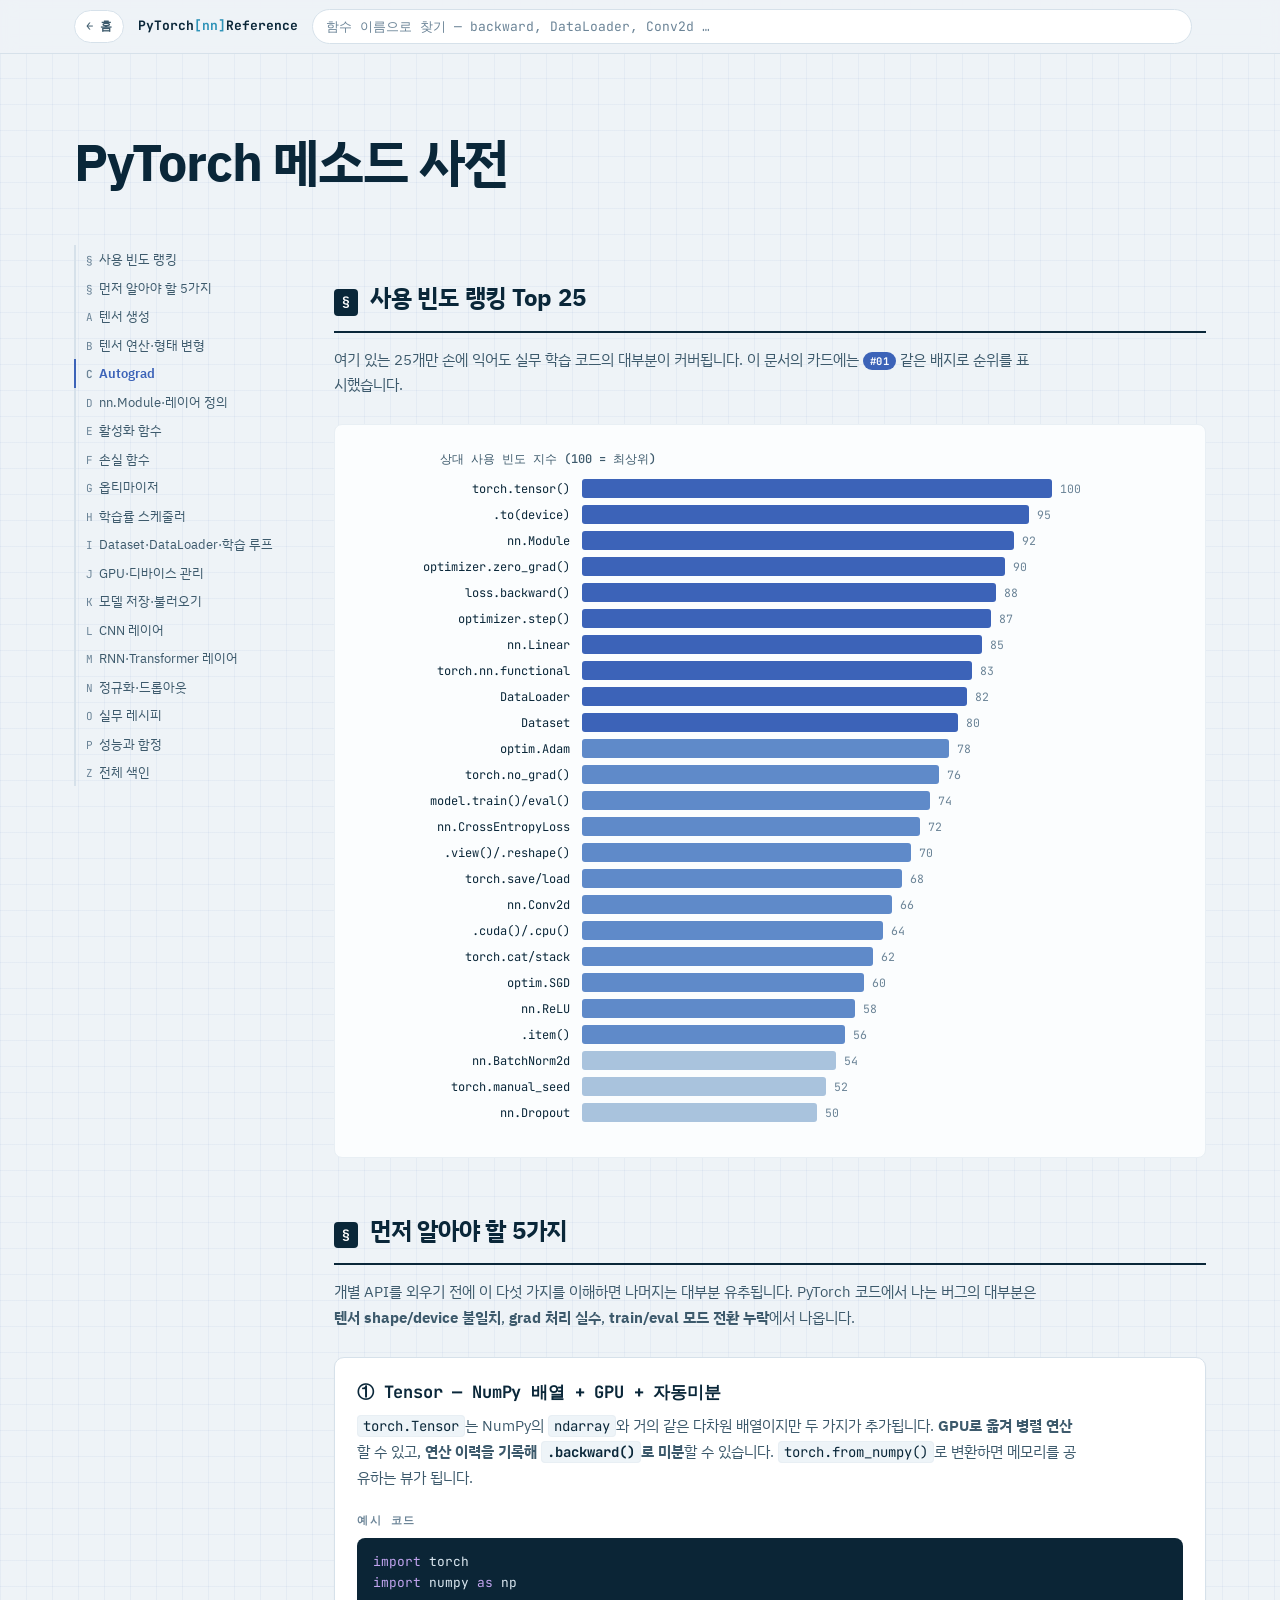
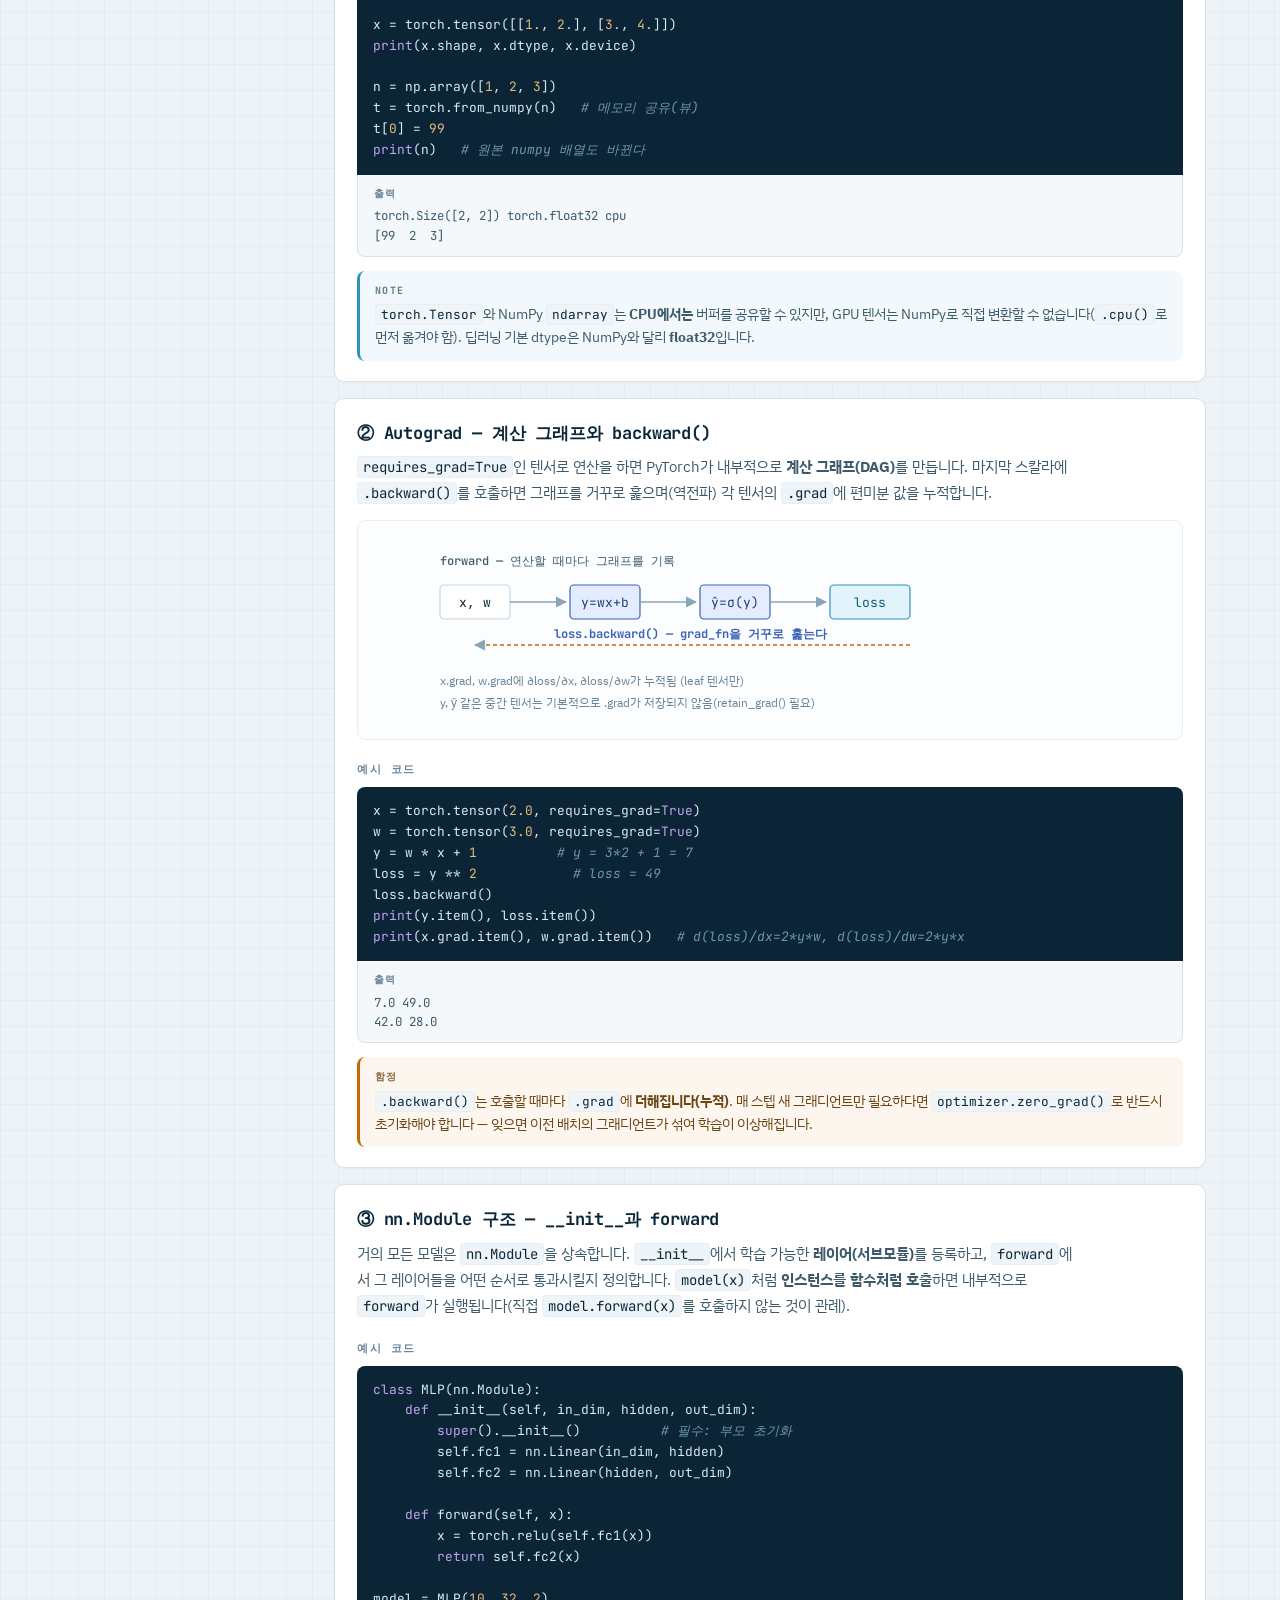
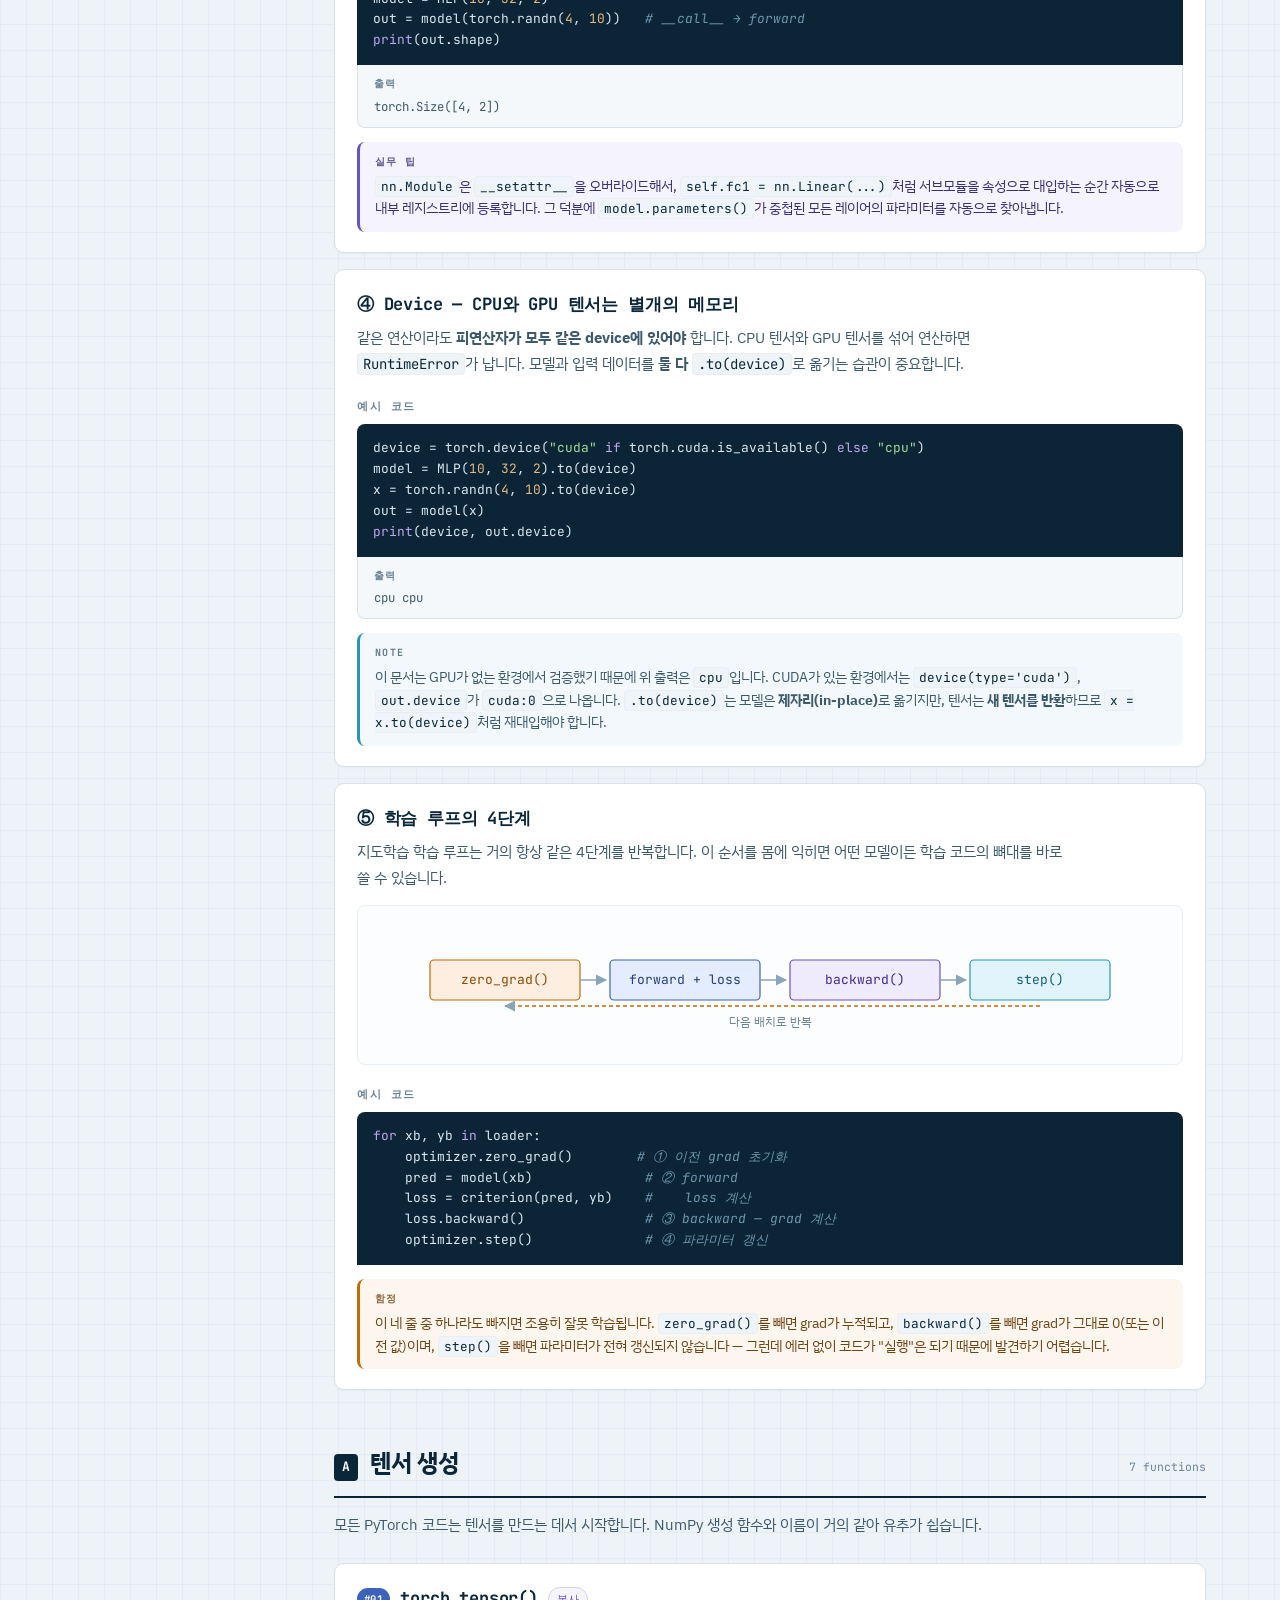
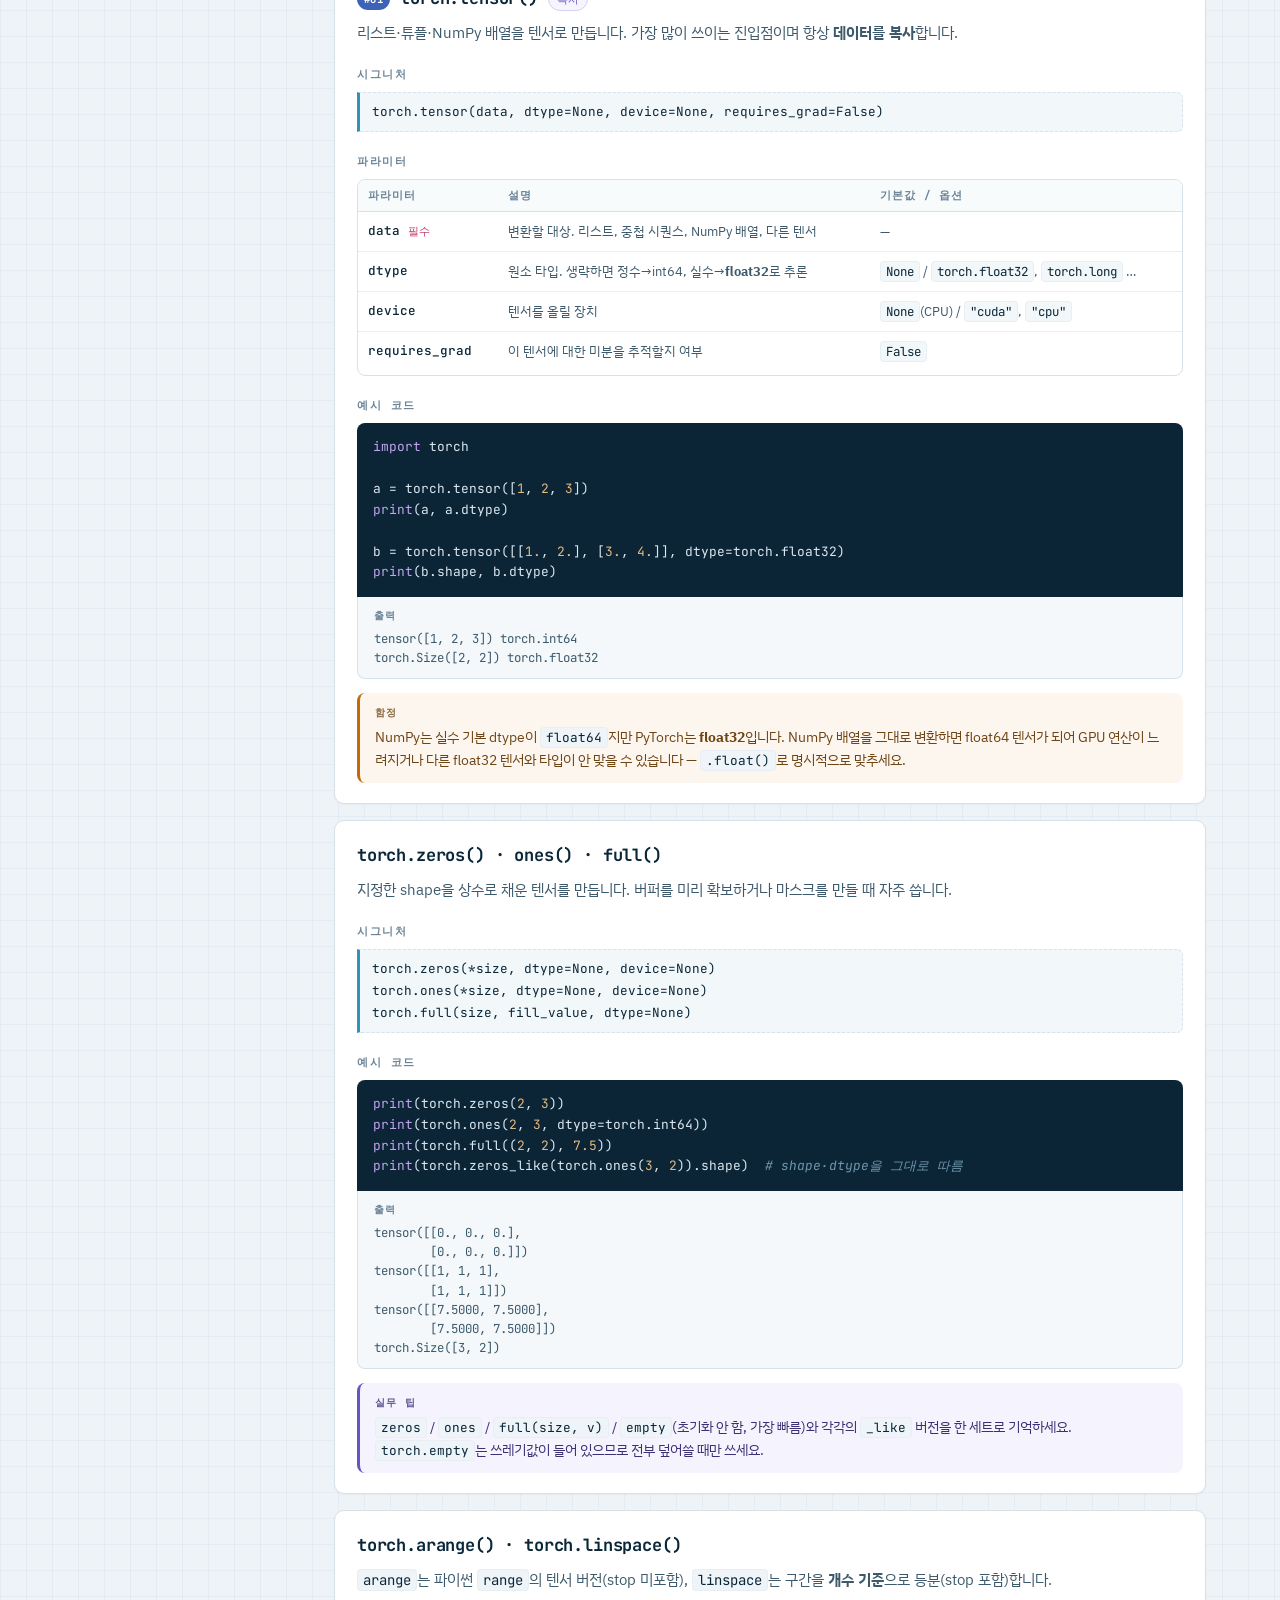
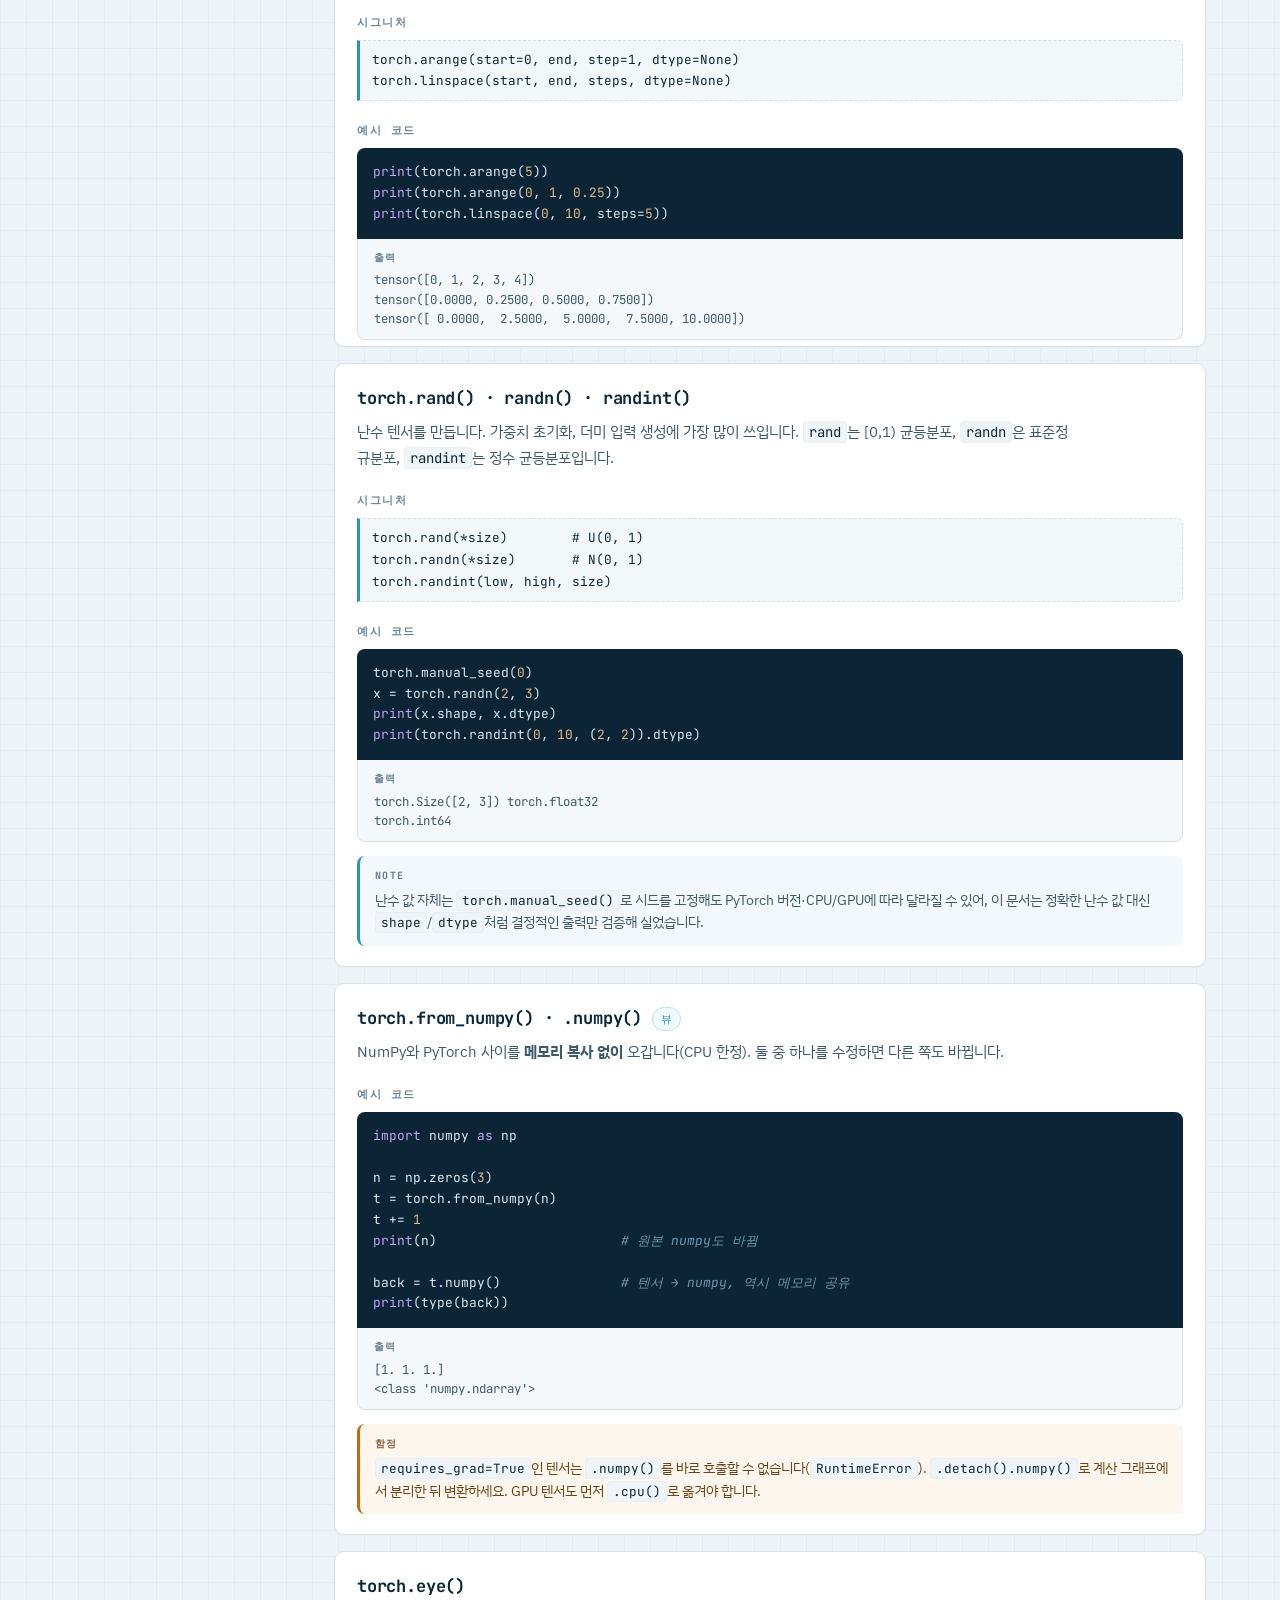
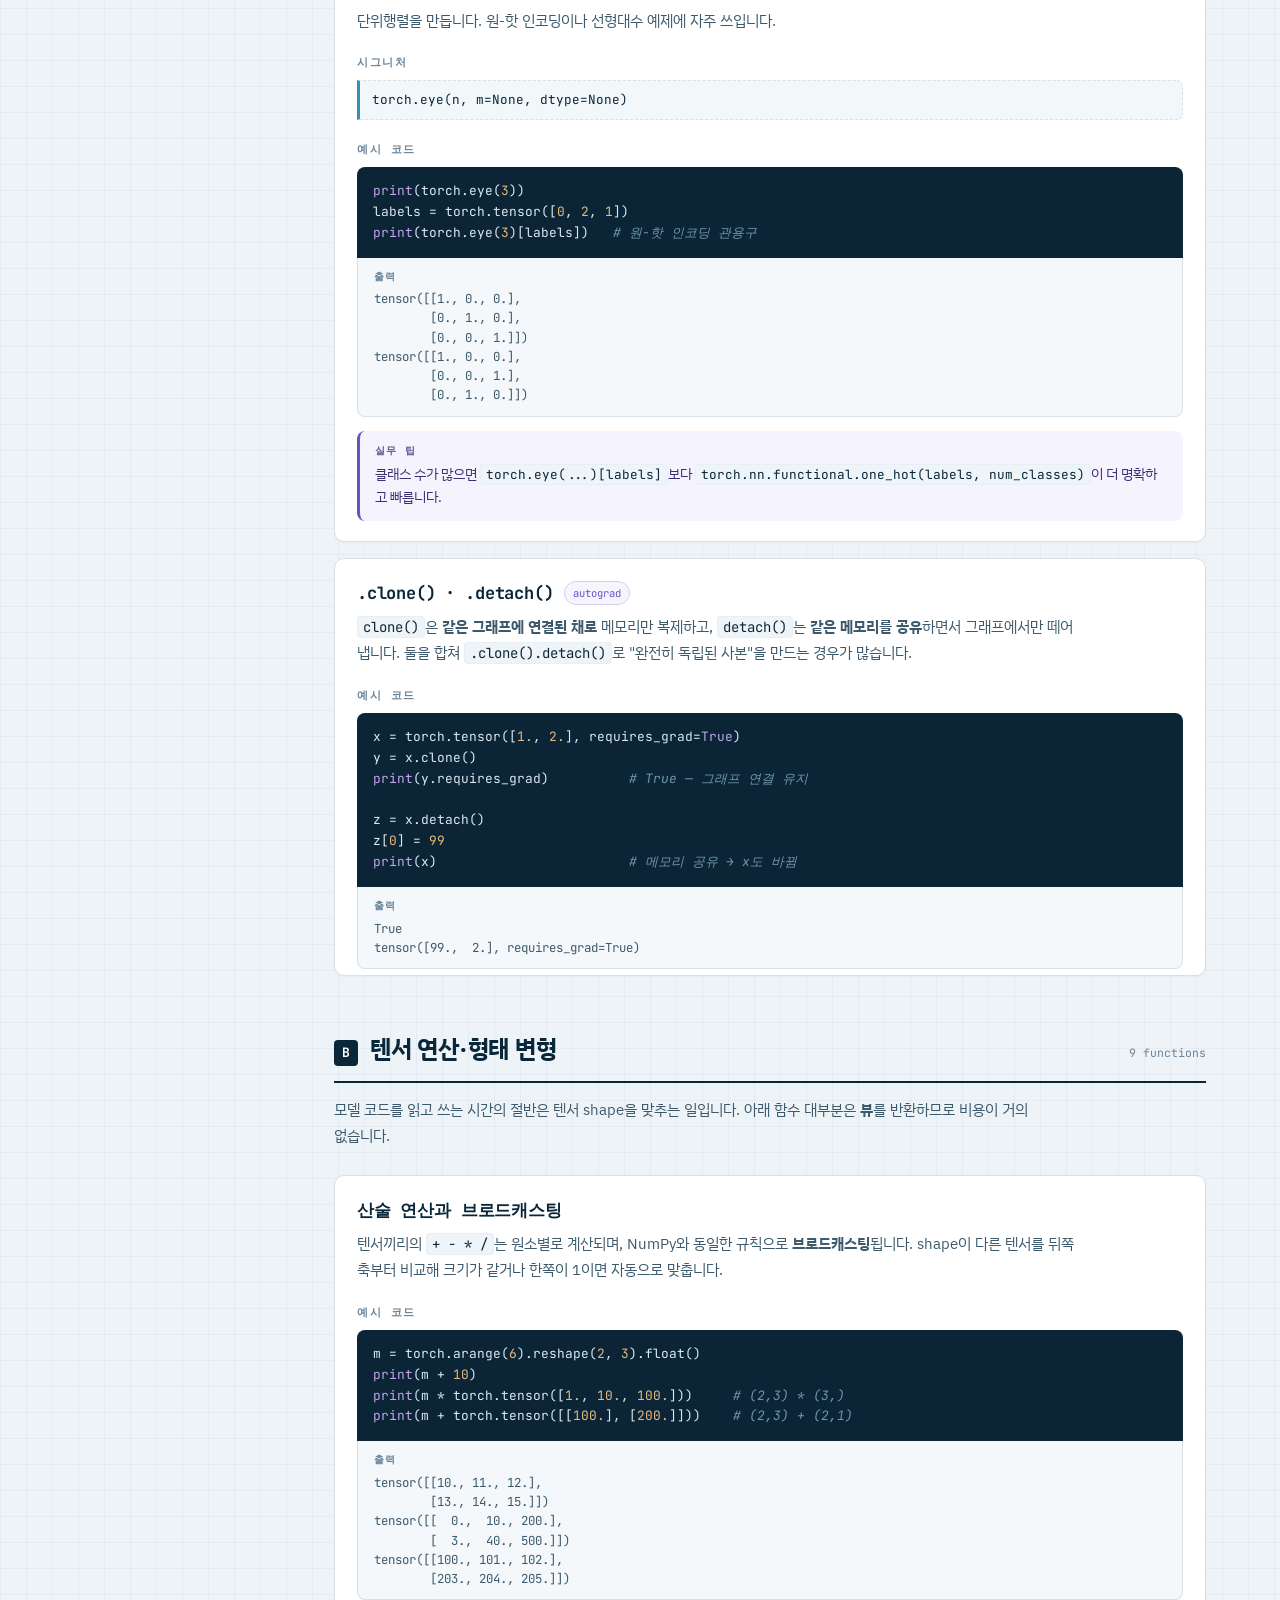
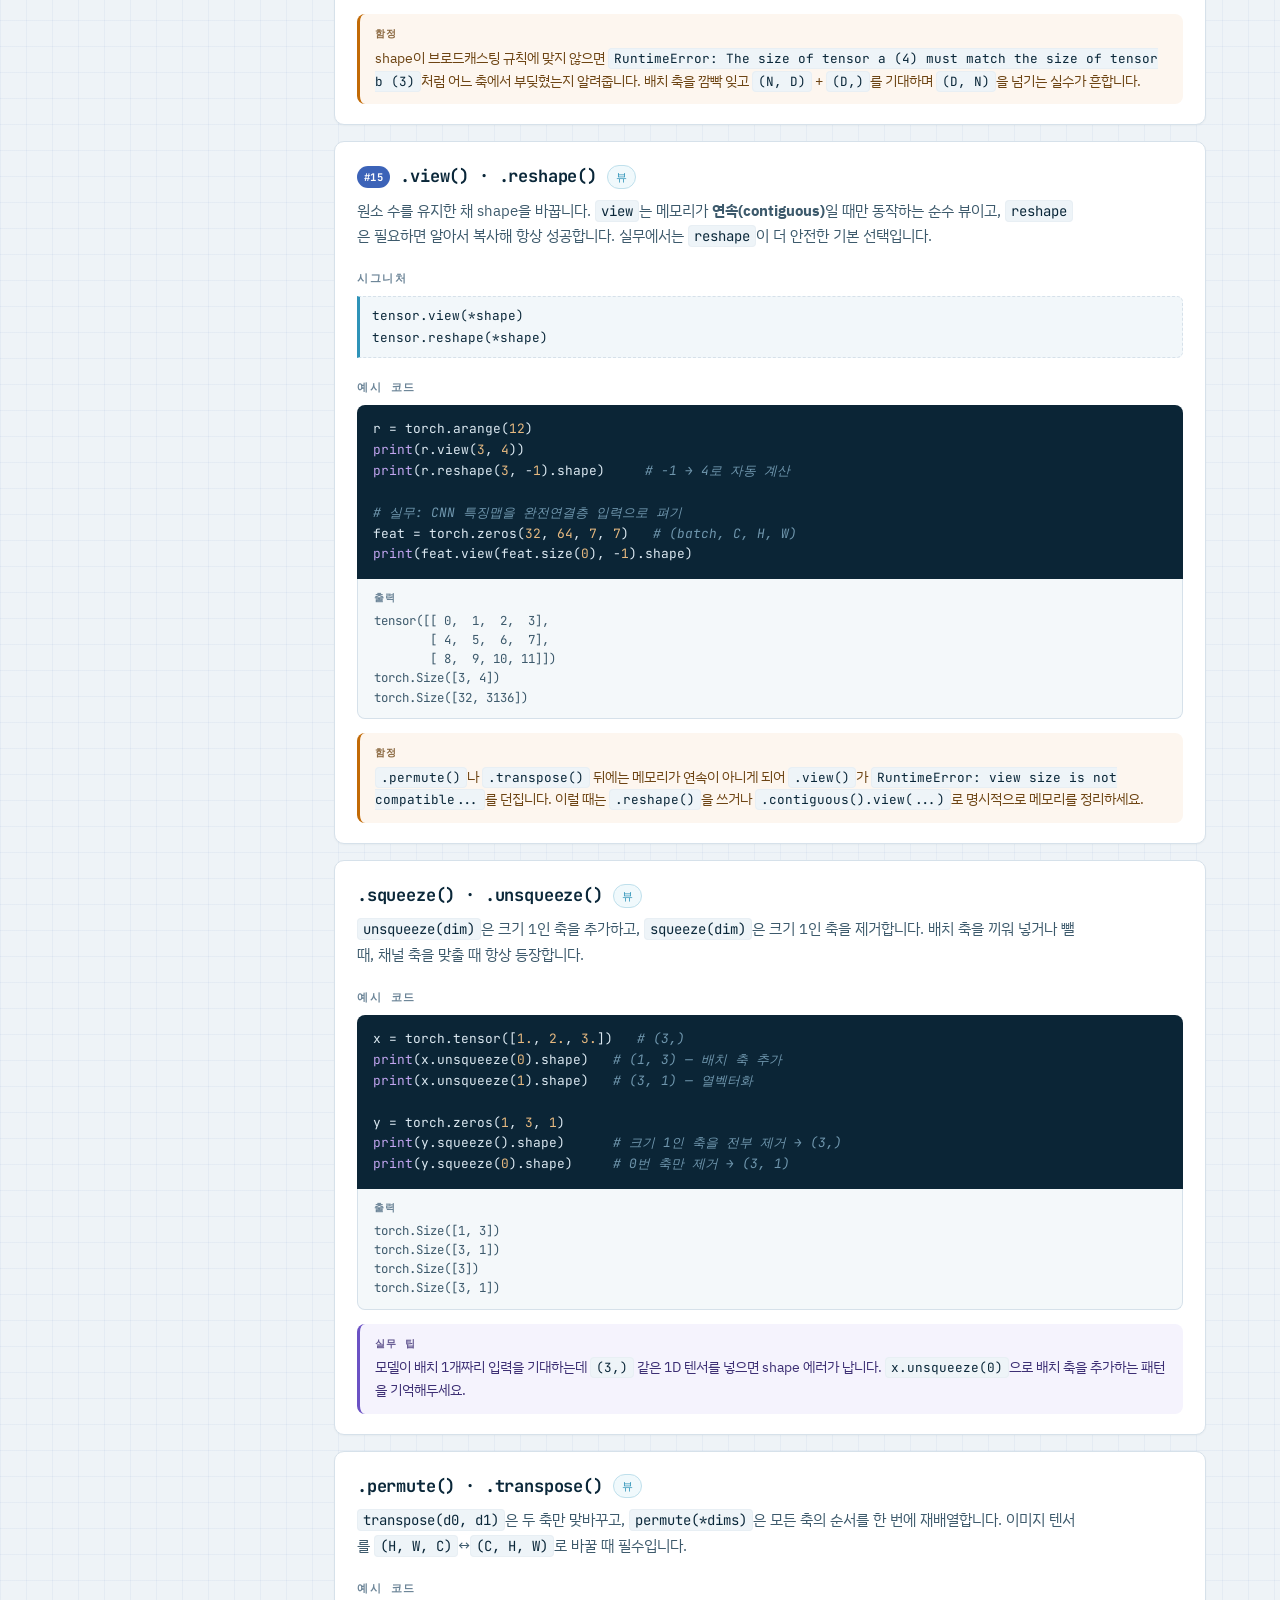
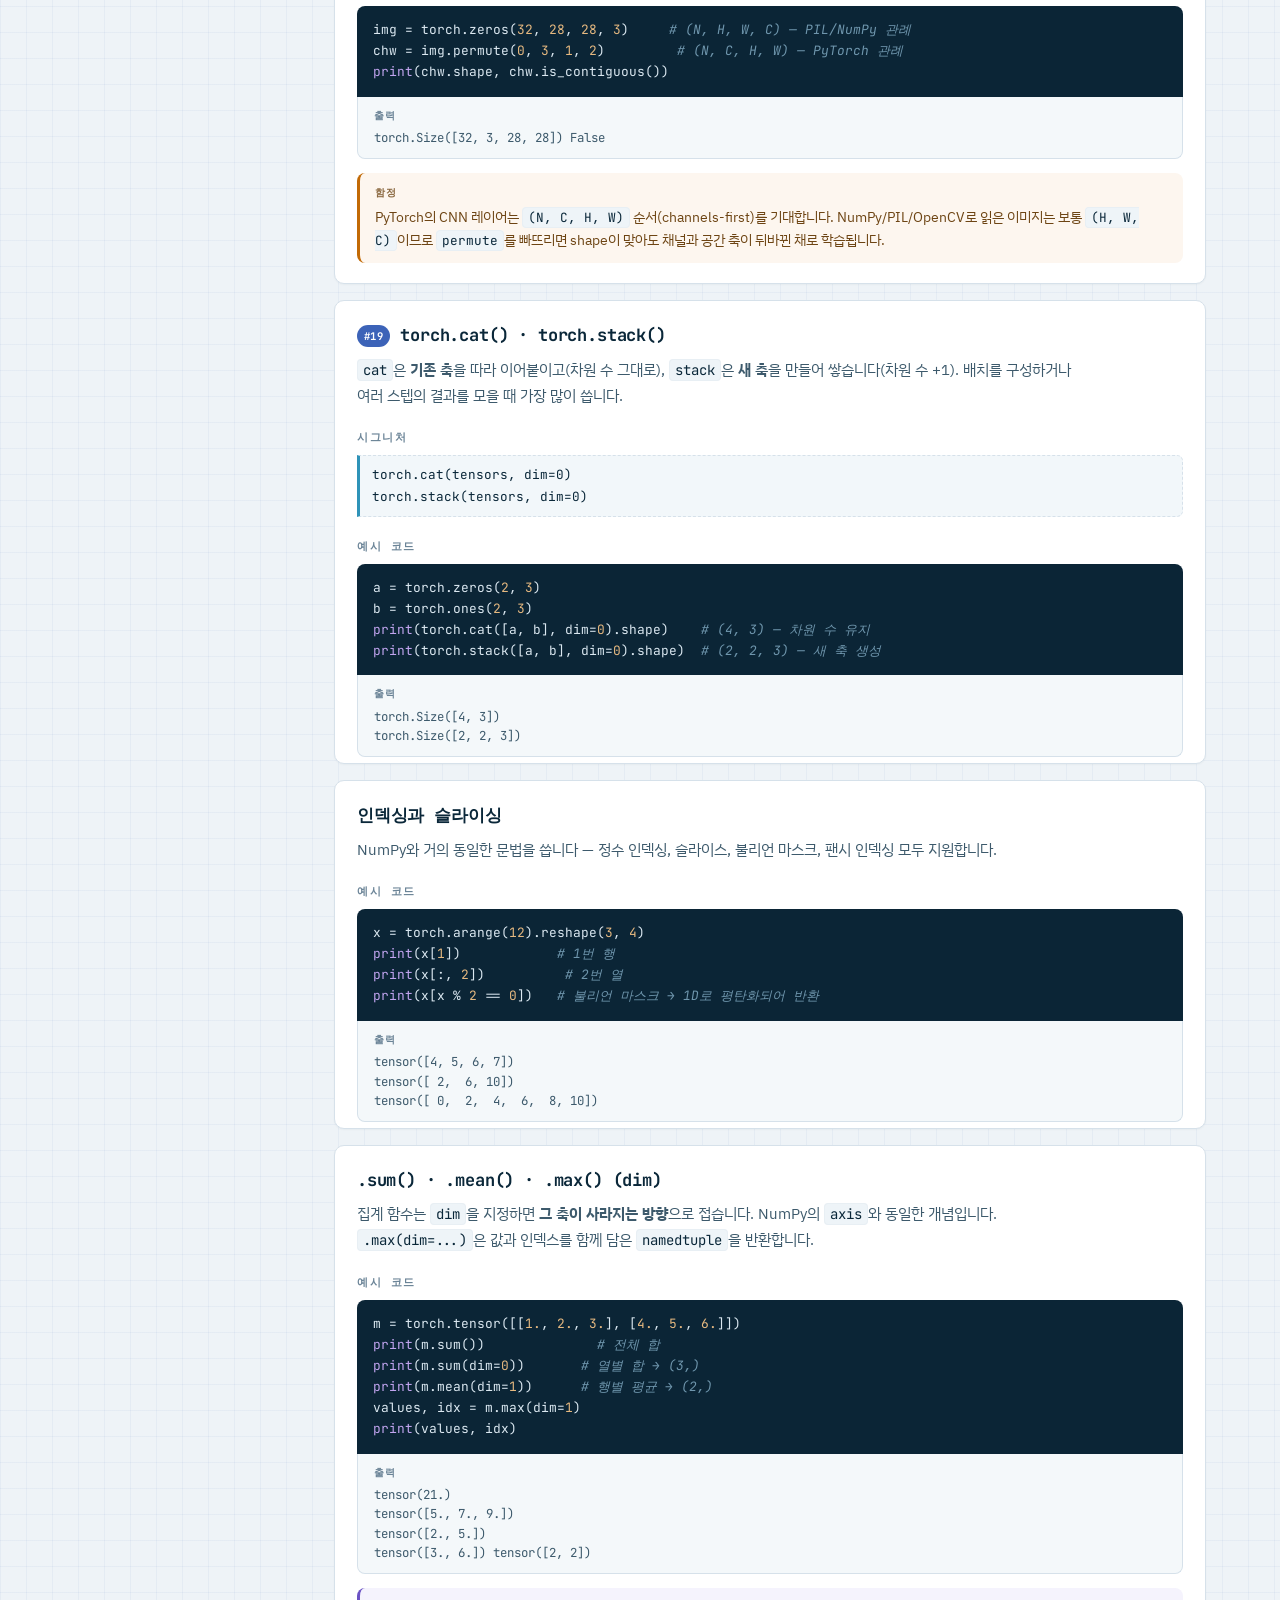
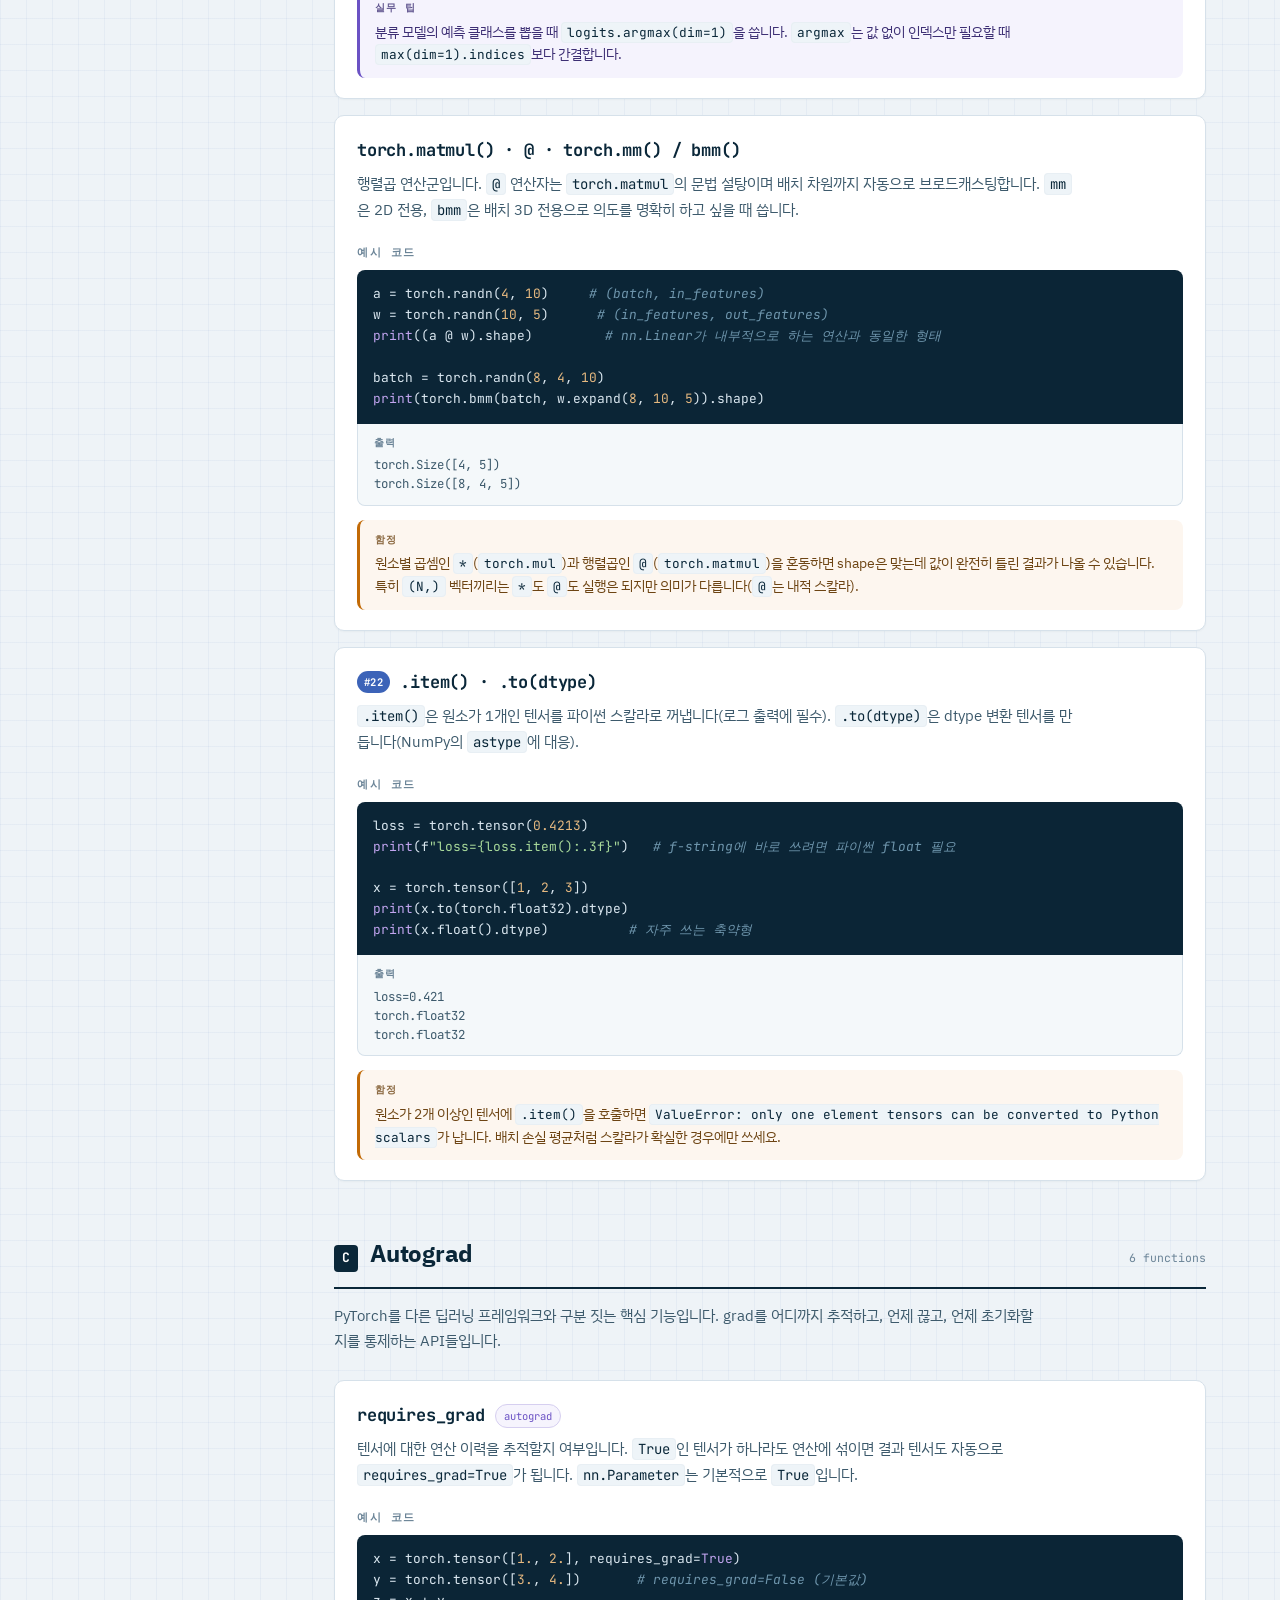
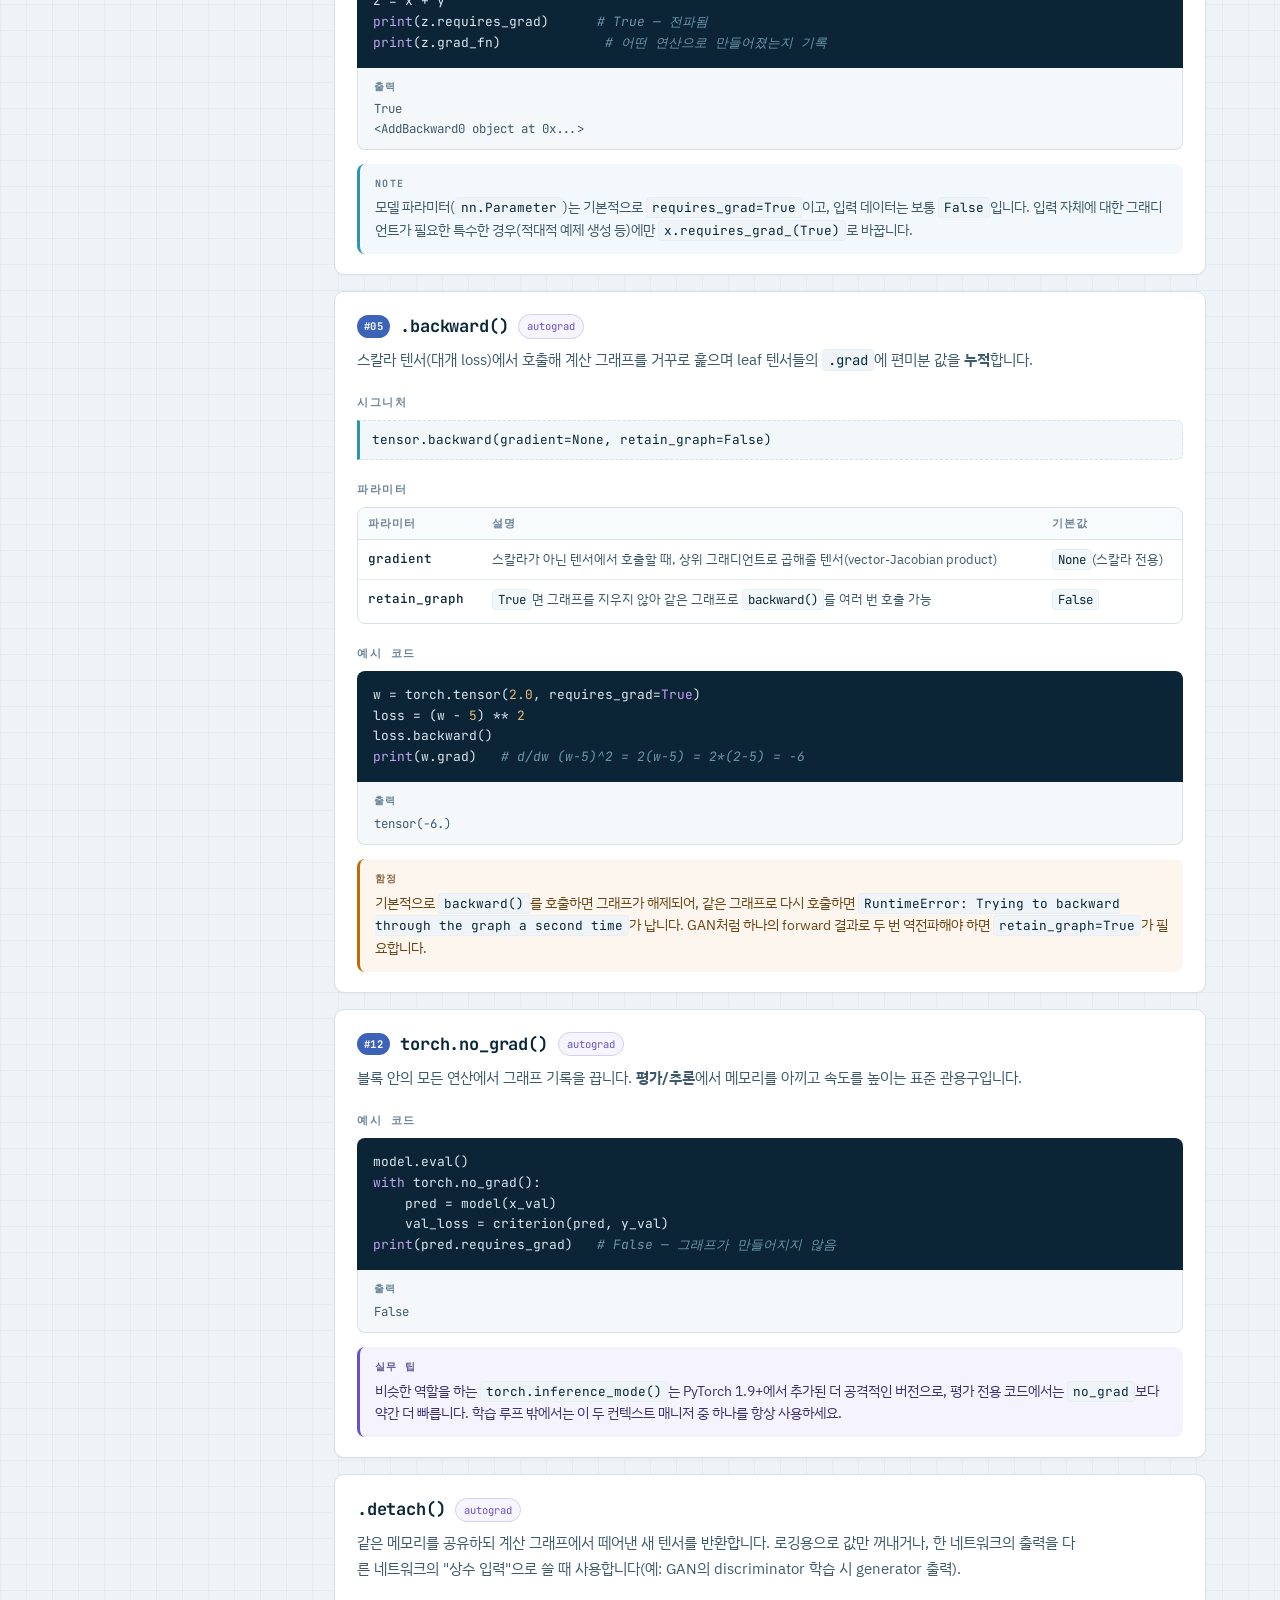
<file: pages/pytorch-reference.html>
<!DOCTYPE html>
<html lang="ko">
<head>
<meta charset="utf-8">
<meta name="viewport" content="width=device-width, initial-scale=1">
<title>PyTorch 실무 레퍼런스 — 메소드 A to Z</title>
<link rel="preconnect" href="https://fonts.googleapis.com">
<link rel="preconnect" href="https://fonts.gstatic.com" crossorigin>
<link href="https://fonts.googleapis.com/css2?family=IBM+Plex+Sans+KR:wght@300;400;500;600;700&family=JetBrains+Mono:wght@400;500;700&display=swap" rel="stylesheet">
<link rel="stylesheet" href="reference.css">
<style>
.tag.layer{color:var(--blue);border-color:#c9d7f0;background:#f0f4fd}
.tag.optim{color:var(--rose);border-color:#f0cdd9;background:#fdf2f6}
.tag.loss{color:var(--amber);border-color:#f0dcc0;background:#fdf7ef}
.tag.autograd{color:var(--violet);border-color:#d6cff0;background:#f6f4fd}
.tag.gpu{color:#177a5a;border-color:#b9e2d2;background:#eff9f5}
</style>
</head>
<body>

<div class="bar">
  <div class="bar-in">
    <a class="home" href="../index.html">← 홈</a>
    <div class="brand">PyTorch<span>[nn]</span>Reference</div>
    <input id="q" type="search" placeholder="함수 이름으로 찾기 — backward, DataLoader, Conv2d …" aria-label="함수 검색">
    <div id="qn" aria-live="polite"></div>
  </div>
</div>

<header class="hero">
  <h1>PyTorch 메소드 사전</h1>
</header>

<div class="wrap">
<nav class="toc" aria-label="목차">
  <ol>
    <li><a href="#rank"><span class="k">§</span>사용 빈도 랭킹</a></li>
    <li><a href="#core"><span class="k">§</span>먼저 알아야 할 5가지</a></li>
    <li><a href="#a"><span class="k">A</span>텐서 생성</a></li>
    <li><a href="#b"><span class="k">B</span>텐서 연산·형태 변형</a></li>
    <li><a href="#c"><span class="k">C</span>Autograd</a></li>
    <li><a href="#d"><span class="k">D</span>nn.Module·레이어 정의</a></li>
    <li><a href="#e"><span class="k">E</span>활성화 함수</a></li>
    <li><a href="#f"><span class="k">F</span>손실 함수</a></li>
    <li><a href="#g"><span class="k">G</span>옵티마이저</a></li>
    <li><a href="#h"><span class="k">H</span>학습률 스케줄러</a></li>
    <li><a href="#i"><span class="k">I</span>Dataset·DataLoader·학습 루프</a></li>
    <li><a href="#j"><span class="k">J</span>GPU·디바이스 관리</a></li>
    <li><a href="#k"><span class="k">K</span>모델 저장·불러오기</a></li>
    <li><a href="#l"><span class="k">L</span>CNN 레이어</a></li>
    <li><a href="#m"><span class="k">M</span>RNN·Transformer 레이어</a></li>
    <li><a href="#n"><span class="k">N</span>정규화·드롭아웃</a></li>
    <li><a href="#o"><span class="k">O</span>실무 레시피</a></li>
    <li><a href="#p"><span class="k">P</span>성능과 함정</a></li>
    <li><a href="#z"><span class="k">Z</span>전체 색인</a></li>
  </ol>
</nav>

<main>

<!-- ============ 랭킹 ============ -->
<section id="rank">
  <div class="sec-h"><span class="key">§</span><h2>사용 빈도 랭킹 Top 25</h2></div>
  <p class="sec-note">여기 있는 25개만 손에 익어도 실무 학습 코드의 대부분이 커버됩니다. 이 문서의 카드에는 <span class="rank">#01</span> 같은 배지로 순위를 표시했습니다.</p>
  <div class="viz wide"><svg viewBox="0 0 700 704" style="max-width:700px" xmlns="http://www.w3.org/2000/svg" role="img"><defs><marker id="ah1" viewBox="0 0 10 10" refX="9" refY="5" markerWidth="7" markerHeight="7" orient="auto"><path d="M0 0 L10 5 L0 10 z" class="ahp"/></marker></defs><text class="rl" x="150" y="54" text-anchor="end">torch.tensor()</text><rect class="bar b1" x="162" y="40" width="470" height="19" rx="3"/><text class="rn" x="640" y="54">100</text><text class="rl" x="150" y="80" text-anchor="end">.to(device)</text><rect class="bar b1" x="162" y="66" width="447" height="19" rx="3"/><text class="rn" x="617" y="80">95</text><text class="rl" x="150" y="106" text-anchor="end">nn.Module</text><rect class="bar b1" x="162" y="92" width="432" height="19" rx="3"/><text class="rn" x="602" y="106">92</text><text class="rl" x="150" y="132" text-anchor="end">optimizer.zero_grad()</text><rect class="bar b1" x="162" y="118" width="423" height="19" rx="3"/><text class="rn" x="593" y="132">90</text><text class="rl" x="150" y="158" text-anchor="end">loss.backward()</text><rect class="bar b1" x="162" y="144" width="414" height="19" rx="3"/><text class="rn" x="584" y="158">88</text><text class="rl" x="150" y="184" text-anchor="end">optimizer.step()</text><rect class="bar b1" x="162" y="170" width="409" height="19" rx="3"/><text class="rn" x="579" y="184">87</text><text class="rl" x="150" y="210" text-anchor="end">nn.Linear</text><rect class="bar b1" x="162" y="196" width="400" height="19" rx="3"/><text class="rn" x="570" y="210">85</text><text class="rl" x="150" y="236" text-anchor="end">torch.nn.functional</text><rect class="bar b1" x="162" y="222" width="390" height="19" rx="3"/><text class="rn" x="560" y="236">83</text><text class="rl" x="150" y="262" text-anchor="end">DataLoader</text><rect class="bar b1" x="162" y="248" width="385" height="19" rx="3"/><text class="rn" x="555" y="262">82</text><text class="rl" x="150" y="288" text-anchor="end">Dataset</text><rect class="bar b1" x="162" y="274" width="376" height="19" rx="3"/><text class="rn" x="546" y="288">80</text><text class="rl" x="150" y="314" text-anchor="end">optim.Adam</text><rect class="bar b2" x="162" y="300" width="367" height="19" rx="3"/><text class="rn" x="537" y="314">78</text><text class="rl" x="150" y="340" text-anchor="end">torch.no_grad()</text><rect class="bar b2" x="162" y="326" width="357" height="19" rx="3"/><text class="rn" x="527" y="340">76</text><text class="rl" x="150" y="366" text-anchor="end">model.train()/eval()</text><rect class="bar b2" x="162" y="352" width="348" height="19" rx="3"/><text class="rn" x="518" y="366">74</text><text class="rl" x="150" y="392" text-anchor="end">nn.CrossEntropyLoss</text><rect class="bar b2" x="162" y="378" width="338" height="19" rx="3"/><text class="rn" x="508" y="392">72</text><text class="rl" x="150" y="418" text-anchor="end">.view()/.reshape()</text><rect class="bar b2" x="162" y="404" width="329" height="19" rx="3"/><text class="rn" x="499" y="418">70</text><text class="rl" x="150" y="444" text-anchor="end">torch.save/load</text><rect class="bar b2" x="162" y="430" width="320" height="19" rx="3"/><text class="rn" x="490" y="444">68</text><text class="rl" x="150" y="470" text-anchor="end">nn.Conv2d</text><rect class="bar b2" x="162" y="456" width="310" height="19" rx="3"/><text class="rn" x="480" y="470">66</text><text class="rl" x="150" y="496" text-anchor="end">.cuda()/.cpu()</text><rect class="bar b2" x="162" y="482" width="301" height="19" rx="3"/><text class="rn" x="471" y="496">64</text><text class="rl" x="150" y="522" text-anchor="end">torch.cat/stack</text><rect class="bar b2" x="162" y="508" width="291" height="19" rx="3"/><text class="rn" x="461" y="522">62</text><text class="rl" x="150" y="548" text-anchor="end">optim.SGD</text><rect class="bar b2" x="162" y="534" width="282" height="19" rx="3"/><text class="rn" x="452" y="548">60</text><text class="rl" x="150" y="574" text-anchor="end">nn.ReLU</text><rect class="bar b2" x="162" y="560" width="273" height="19" rx="3"/><text class="rn" x="443" y="574">58</text><text class="rl" x="150" y="600" text-anchor="end">.item()</text><rect class="bar b2" x="162" y="586" width="263" height="19" rx="3"/><text class="rn" x="433" y="600">56</text><text class="rl" x="150" y="626" text-anchor="end">nn.BatchNorm2d</text><rect class="bar b3" x="162" y="612" width="254" height="19" rx="3"/><text class="rn" x="424" y="626">54</text><text class="rl" x="150" y="652" text-anchor="end">torch.manual_seed</text><rect class="bar b3" x="162" y="638" width="244" height="19" rx="3"/><text class="rn" x="414" y="652">52</text><text class="rl" x="150" y="678" text-anchor="end">nn.Dropout</text><rect class="bar b3" x="162" y="664" width="235" height="19" rx="3"/><text class="rn" x="405" y="678">50</text><text class="gt" x="20" y="24">상대 사용 빈도 지수 (100 = 최상위)</text></svg></div>
</section>

<!-- ============ 핵심 개념 ============ -->
<section id="core">
  <div class="sec-h"><span class="key">§</span><h2>먼저 알아야 할 5가지</h2></div>
  <p class="sec-note">개별 API를 외우기 전에 이 다섯 가지를 이해하면 나머지는 대부분 유추됩니다. PyTorch 코드에서 나는 버그의 대부분은 <b>텐서 shape/device 불일치</b>, <b>grad 처리 실수</b>, <b>train/eval 모드 전환 누락</b>에서 나옵니다.</p>

  <div class="fn">
    <div class="fn-h"><h3>① Tensor — NumPy 배열 + GPU + 자동미분</h3></div>
    <p><code>torch.Tensor</code>는 NumPy의 <code>ndarray</code>와 거의 같은 다차원 배열이지만 두 가지가 추가됩니다. <b>GPU로 옮겨 병렬 연산</b>할 수 있고, <b>연산 이력을 기록해 <code>.backward()</code>로 미분</b>할 수 있습니다. <code>torch.from_numpy()</code>로 변환하면 메모리를 공유하는 뷰가 됩니다.</p>
    <h4>예시 코드</h4>
    <pre class="has-out"><span class="k">import</span> torch
<span class="k">import</span> numpy <span class="k">as</span> np

x = torch.tensor([[<span class="n">1.</span>, <span class="n">2.</span>], [<span class="n">3.</span>, <span class="n">4.</span>]])
<span class="k">print</span>(x.shape, x.dtype, x.device)

n = np.array([<span class="n">1</span>, <span class="n">2</span>, <span class="n">3</span>])
t = torch.from_numpy(n)   <span class="c"># 메모리 공유(뷰)</span>
t[<span class="n">0</span>] = <span class="n">99</span>
<span class="k">print</span>(n)   <span class="c"># 원본 numpy 배열도 바뀐다</span></pre>
    <div class="out">torch.Size([2, 2]) torch.float32 cpu
[99  2  3]</div>
    <div class="note"><code>torch.Tensor</code>와 NumPy <code>ndarray</code>는 <b>CPU에서는</b> 버퍼를 공유할 수 있지만, GPU 텐서는 NumPy로 직접 변환할 수 없습니다(<code>.cpu()</code>로 먼저 옮겨야 함). 딥러닝 기본 dtype은 NumPy와 달리 <b>float32</b>입니다.</div>
  </div>

  <div class="fn">
    <div class="fn-h"><h3>② Autograd — 계산 그래프와 backward()</h3></div>
    <p><code>requires_grad=True</code>인 텐서로 연산을 하면 PyTorch가 내부적으로 <b>계산 그래프(DAG)</b>를 만듭니다. 마지막 스칼라에 <code>.backward()</code>를 호출하면 그래프를 거꾸로 훑으며(역전파) 각 텐서의 <code>.grad</code>에 편미분 값을 누적합니다.</p>
    <div class="viz wide"><svg viewBox="0 0 700 190" style="max-width:700px" xmlns="http://www.w3.org/2000/svg" role="img"><defs><marker id="ah2" viewBox="0 0 10 10" refX="9" refY="5" markerWidth="7" markerHeight="7" orient="auto"><path d="M0 0 L10 5 L0 10 z" class="ahp"/></marker></defs><rect class="c c-base" x="20" y="50" width="70" height="34" rx="4"/><text class="ct ct-base" x="55" y="71.5">x, w</text><rect class="c c-hl" x="150" y="50" width="70" height="34" rx="4"/><text class="ct ct-hl" x="185" y="71.5">y=wx+b</text><rect class="c c-hl" x="280" y="50" width="70" height="34" rx="4"/><text class="ct ct-hl" x="315" y="71.5">ŷ=σ(y)</text><rect class="c c-acc" x="410" y="50" width="80" height="34" rx="4"/><text class="ct ct-acc" x="450" y="71.5">loss</text><line class="ar" x1="90" y1="67" x2="146" y2="67" marker-end="url(#ah2)"/><line class="ar" x1="220" y1="67" x2="276" y2="67" marker-end="url(#ah2)"/><line class="ar" x1="350" y1="67" x2="406" y2="67" marker-end="url(#ah2)"/><text class="gt" x="20" y="30">forward — 연산할 때마다 그래프를 기록</text><line class="ar dash" x1="490" y1="110" x2="55" y2="110" marker-end="url(#ah2)"/><text class="al" x="270" y="103" text-anchor="middle">loss.backward() — grad_fn을 거꾸로 훑는다</text><text class="gd" x="20" y="150">x.grad, w.grad에 ∂loss/∂x, ∂loss/∂w가 누적됨 (leaf 텐서만)</text><text class="gd" x="20" y="172">y, ŷ 같은 중간 텐서는 기본적으로 .grad가 저장되지 않음(retain_grad() 필요)</text></svg></div>
    <h4>예시 코드</h4>
    <pre class="has-out">x = torch.tensor(<span class="n">2.0</span>, requires_grad=<span class="k">True</span>)
w = torch.tensor(<span class="n">3.0</span>, requires_grad=<span class="k">True</span>)
y = w * x + <span class="n">1</span>          <span class="c"># y = 3*2 + 1 = 7</span>
loss = y ** <span class="n">2</span>            <span class="c"># loss = 49</span>
loss.backward()
<span class="k">print</span>(y.item(), loss.item())
<span class="k">print</span>(x.grad.item(), w.grad.item())   <span class="c"># d(loss)/dx=2*y*w, d(loss)/dw=2*y*x</span></pre>
    <div class="out">7.0 49.0
42.0 28.0</div>
    <div class="warn"><code>.backward()</code>는 호출할 때마다 <code>.grad</code>에 <b>더해집니다(누적)</b>. 매 스텝 새 그래디언트만 필요하다면 <code>optimizer.zero_grad()</code>로 반드시 초기화해야 합니다 — 잊으면 이전 배치의 그래디언트가 섞여 학습이 이상해집니다.</div>
  </div>

  <div class="fn">
    <div class="fn-h"><h3>③ nn.Module 구조 — __init__과 forward</h3></div>
    <p>거의 모든 모델은 <code>nn.Module</code>을 상속합니다. <code>__init__</code>에서 학습 가능한 <b>레이어(서브모듈)</b>를 등록하고, <code>forward</code>에서 그 레이어들을 어떤 순서로 통과시킬지 정의합니다. <code>model(x)</code>처럼 <b>인스턴스를 함수처럼 호출</b>하면 내부적으로 <code>forward</code>가 실행됩니다(직접 <code>model.forward(x)</code>를 호출하지 않는 것이 관례).</p>
    <h4>예시 코드</h4>
    <pre class="has-out"><span class="k">class</span> MLP(nn.Module):
    <span class="k">def</span> __init__(self, in_dim, hidden, out_dim):
        <span class="k">super</span>().__init__()          <span class="c"># 필수: 부모 초기화</span>
        self.fc1 = nn.Linear(in_dim, hidden)
        self.fc2 = nn.Linear(hidden, out_dim)

    <span class="k">def</span> forward(self, x):
        x = torch.relu(self.fc1(x))
        <span class="k">return</span> self.fc2(x)

model = MLP(<span class="n">10</span>, <span class="n">32</span>, <span class="n">2</span>)
out = model(torch.randn(<span class="n">4</span>, <span class="n">10</span>))   <span class="c"># __call__ → forward</span>
<span class="k">print</span>(out.shape)</pre>
    <div class="out">torch.Size([4, 2])</div>
    <div class="tip"><code>nn.Module</code>은 <code>__setattr__</code>을 오버라이드해서, <code>self.fc1 = nn.Linear(...)</code>처럼 서브모듈을 속성으로 대입하는 순간 자동으로 내부 레지스트리에 등록합니다. 그 덕분에 <code>model.parameters()</code>가 중첩된 모든 레이어의 파라미터를 자동으로 찾아냅니다.</div>
  </div>

  <div class="fn">
    <div class="fn-h"><h3>④ Device — CPU와 GPU 텐서는 별개의 메모리</h3></div>
    <p>같은 연산이라도 <b>피연산자가 모두 같은 device에 있어야</b> 합니다. CPU 텐서와 GPU 텐서를 섞어 연산하면 <code>RuntimeError</code>가 납니다. 모델과 입력 데이터를 <b>둘 다</b> <code>.to(device)</code>로 옮기는 습관이 중요합니다.</p>
    <h4>예시 코드</h4>
    <pre class="has-out">device = torch.device(<span class="s">"cuda"</span> <span class="k">if</span> torch.cuda.is_available() <span class="k">else</span> <span class="s">"cpu"</span>)
model = MLP(<span class="n">10</span>, <span class="n">32</span>, <span class="n">2</span>).to(device)
x = torch.randn(<span class="n">4</span>, <span class="n">10</span>).to(device)
out = model(x)
<span class="k">print</span>(device, out.device)</pre>
    <div class="out">cpu cpu</div>
    <div class="note">이 문서는 GPU가 없는 환경에서 검증했기 때문에 위 출력은 <code>cpu</code>입니다. CUDA가 있는 환경에서는 <code>device(type='cuda')</code>, <code>out.device</code>가 <code>cuda:0</code>으로 나옵니다. <code>.to(device)</code>는 모델은 <b>제자리(in-place)</b>로 옮기지만, 텐서는 <b>새 텐서를 반환</b>하므로 <code>x = x.to(device)</code>처럼 재대입해야 합니다.</div>
  </div>

  <div class="fn">
    <div class="fn-h"><h3>⑤ 학습 루프의 4단계</h3></div>
    <p>지도학습 학습 루프는 거의 항상 같은 4단계를 반복합니다. 이 순서를 몸에 익히면 어떤 모델이든 학습 코드의 뼈대를 바로 쓸 수 있습니다.</p>
    <div class="viz wide"><svg viewBox="0 0 700 130" style="max-width:700px" xmlns="http://www.w3.org/2000/svg" role="img"><defs><marker id="ah3" viewBox="0 0 10 10" refX="9" refY="5" markerWidth="7" markerHeight="7" orient="auto"><path d="M0 0 L10 5 L0 10 z" class="ahp"/></marker></defs><rect class="c c-warn" x="10" y="40" width="150" height="40" rx="4"/><text class="ct ct-warn" x="85" y="64">zero_grad()</text><rect class="c c-hl" x="190" y="40" width="150" height="40" rx="4"/><text class="ct ct-hl" x="265" y="64">forward + loss</text><rect class="c c-acc2" x="370" y="40" width="150" height="40" rx="4"/><text class="ct ct-acc2" x="445" y="64">backward()</text><rect class="c c-acc" x="550" y="40" width="140" height="40" rx="4"/><text class="ct ct-acc" x="620" y="64">step()</text><line class="ar" x1="160" y1="60" x2="186" y2="60" marker-end="url(#ah3)"/><line class="ar" x1="340" y1="60" x2="366" y2="60" marker-end="url(#ah3)"/><line class="ar" x1="520" y1="60" x2="546" y2="60" marker-end="url(#ah3)"/><line class="ar dash" x1="620" y1="86" x2="85" y2="86" marker-end="url(#ah3)"/><text class="gd" x="350" y="106" text-anchor="middle">다음 배치로 반복</text></svg></div>
    <h4>예시 코드</h4>
    <pre class="has-out"><span class="k">for</span> xb, yb <span class="k">in</span> loader:
    optimizer.zero_grad()        <span class="c"># ① 이전 grad 초기화</span>
    pred = model(xb)              <span class="c"># ② forward</span>
    loss = criterion(pred, yb)    <span class="c">#    loss 계산</span>
    loss.backward()               <span class="c"># ③ backward — grad 계산</span>
    optimizer.step()              <span class="c"># ④ 파라미터 갱신</span></pre>
    <div class="warn">이 네 줄 중 하나라도 빠지면 조용히 잘못 학습됩니다. <code>zero_grad()</code>를 빼면 grad가 누적되고, <code>backward()</code>를 빼면 grad가 그대로 0(또는 이전 값)이며, <code>step()</code>을 빼면 파라미터가 전혀 갱신되지 않습니다 — 그런데 에러 없이 코드가 "실행"은 되기 때문에 발견하기 어렵습니다.</div>
  </div>
</section>

<!-- ============ A. 텐서 생성 ============ -->
<section id="a">
  <div class="sec-h"><span class="key">A</span><h2>텐서 생성</h2><span class="cnt">7 functions</span></div>
  <p class="sec-note">모든 PyTorch 코드는 텐서를 만드는 데서 시작합니다. NumPy 생성 함수와 이름이 거의 같아 유추가 쉽습니다.</p>

  <div class="fn" data-key="torch.tensor 텐서생성 tensor">
    <div class="fn-h"><span class="rank">#01</span><h3>torch.tensor()</h3><span class="tag copy">복사</span></div>
    <p>리스트·튜플·NumPy 배열을 텐서로 만듭니다. 가장 많이 쓰이는 진입점이며 항상 <b>데이터를 복사</b>합니다.</p>
    <h4>시그니처</h4>
    <div class="sig">torch.tensor(data, dtype=None, device=None, requires_grad=False)</div>
    <h4>파라미터</h4>
    <div class="tbl-wrap"><table>
      <tr><th>파라미터</th><th>설명</th><th>기본값 / 옵션</th></tr>
      <tr><td>data <span class="req">필수</span></td><td>변환할 대상. 리스트, 중첩 시퀀스, NumPy 배열, 다른 텐서</td><td>—</td></tr>
      <tr><td>dtype</td><td>원소 타입. 생략하면 정수→int64, 실수→<b>float32</b>로 추론</td><td><code>None</code> / <code>torch.float32</code>, <code>torch.long</code> …</td></tr>
      <tr><td>device</td><td>텐서를 올릴 장치</td><td><code>None</code>(CPU) / <code>"cuda"</code>, <code>"cpu"</code></td></tr>
      <tr><td>requires_grad</td><td>이 텐서에 대한 미분을 추적할지 여부</td><td><code>False</code></td></tr>
    </table></div>
    <h4>예시 코드</h4>
    <pre class="has-out"><span class="k">import</span> torch

a = torch.tensor([<span class="n">1</span>, <span class="n">2</span>, <span class="n">3</span>])
<span class="k">print</span>(a, a.dtype)

b = torch.tensor([[<span class="n">1.</span>, <span class="n">2.</span>], [<span class="n">3.</span>, <span class="n">4.</span>]], dtype=torch.float32)
<span class="k">print</span>(b.shape, b.dtype)</pre>
    <div class="out">tensor([1, 2, 3]) torch.int64
torch.Size([2, 2]) torch.float32</div>
    <div class="warn">NumPy는 실수 기본 dtype이 <code>float64</code>지만 PyTorch는 <b>float32</b>입니다. NumPy 배열을 그대로 변환하면 float64 텐서가 되어 GPU 연산이 느려지거나 다른 float32 텐서와 타입이 안 맞을 수 있습니다 — <code>.float()</code>로 명시적으로 맞추세요.</div>
  </div>

  <div class="fn" data-key="torch.zeros torch.ones torch.full 영텐서">
    <div class="fn-h"><h3>torch.zeros() · ones() · full()</h3></div>
    <p>지정한 shape을 상수로 채운 텐서를 만듭니다. 버퍼를 미리 확보하거나 마스크를 만들 때 자주 씁니다.</p>
    <h4>시그니처</h4>
    <div class="sig">torch.zeros(*size, dtype=None, device=None)
torch.ones(*size, dtype=None, device=None)
torch.full(size, fill_value, dtype=None)</div>
    <h4>예시 코드</h4>
    <pre class="has-out"><span class="k">print</span>(torch.zeros(<span class="n">2</span>, <span class="n">3</span>))
<span class="k">print</span>(torch.ones(<span class="n">2</span>, <span class="n">3</span>, dtype=torch.int64))
<span class="k">print</span>(torch.full((<span class="n">2</span>, <span class="n">2</span>), <span class="n">7.5</span>))
<span class="k">print</span>(torch.zeros_like(torch.ones(<span class="n">3</span>, <span class="n">2</span>)).shape)  <span class="c"># shape·dtype을 그대로 따름</span></pre>
    <div class="out">tensor([[0., 0., 0.],
        [0., 0., 0.]])
tensor([[1, 1, 1],
        [1, 1, 1]])
tensor([[7.5000, 7.5000],
        [7.5000, 7.5000]])
torch.Size([3, 2])</div>
    <div class="tip"><code>zeros</code> / <code>ones</code> / <code>full(size, v)</code> / <code>empty</code>(초기화 안 함, 가장 빠름)와 각각의 <code>_like</code> 버전을 한 세트로 기억하세요. <code>torch.empty</code>는 쓰레기값이 들어 있으므로 전부 덮어쓸 때만 쓰세요.</div>
  </div>

  <div class="fn" data-key="torch.arange torch.linspace 범위">
    <div class="fn-h"><h3>torch.arange() · torch.linspace()</h3></div>
    <p><code>arange</code>는 파이썬 <code>range</code>의 텐서 버전(stop 미포함), <code>linspace</code>는 구간을 <b>개수 기준</b>으로 등분(stop 포함)합니다.</p>
    <h4>시그니처</h4>
    <div class="sig">torch.arange(start=0, end, step=1, dtype=None)
torch.linspace(start, end, steps, dtype=None)</div>
    <h4>예시 코드</h4>
    <pre class="has-out"><span class="k">print</span>(torch.arange(<span class="n">5</span>))
<span class="k">print</span>(torch.arange(<span class="n">0</span>, <span class="n">1</span>, <span class="n">0.25</span>))
<span class="k">print</span>(torch.linspace(<span class="n">0</span>, <span class="n">10</span>, steps=<span class="n">5</span>))</pre>
    <div class="out">tensor([0, 1, 2, 3, 4])
tensor([0.0000, 0.2500, 0.5000, 0.7500])
tensor([ 0.0000,  2.5000,  5.0000,  7.5000, 10.0000])</div>
  </div>

  <div class="fn" data-key="torch.rand torch.randn torch.randint 난수텐서">
    <div class="fn-h"><h3>torch.rand() · randn() · randint()</h3></div>
    <p>난수 텐서를 만듭니다. 가중치 초기화, 더미 입력 생성에 가장 많이 쓰입니다. <code>rand</code>는 [0,1) 균등분포, <code>randn</code>은 표준정규분포, <code>randint</code>는 정수 균등분포입니다.</p>
    <h4>시그니처</h4>
    <div class="sig">torch.rand(*size)        <span class="c"># U(0, 1)</span>
torch.randn(*size)       <span class="c"># N(0, 1)</span>
torch.randint(low, high, size)</div>
    <h4>예시 코드</h4>
    <pre class="has-out">torch.manual_seed(<span class="n">0</span>)
x = torch.randn(<span class="n">2</span>, <span class="n">3</span>)
<span class="k">print</span>(x.shape, x.dtype)
<span class="k">print</span>(torch.randint(<span class="n">0</span>, <span class="n">10</span>, (<span class="n">2</span>, <span class="n">2</span>)).dtype)</pre>
    <div class="out">torch.Size([2, 3]) torch.float32
torch.int64</div>
    <div class="note">난수 값 자체는 <code>torch.manual_seed()</code>로 시드를 고정해도 PyTorch 버전·CPU/GPU에 따라 달라질 수 있어, 이 문서는 정확한 난수 값 대신 <code>shape</code>/<code>dtype</code>처럼 결정적인 출력만 검증해 실었습니다.</div>
  </div>

  <div class="fn" data-key="from_numpy numpy 변환 상호변환">
    <div class="fn-h"><h3>torch.from_numpy() · .numpy()</h3><span class="tag view">뷰</span></div>
    <p>NumPy와 PyTorch 사이를 <b>메모리 복사 없이</b> 오갑니다(CPU 한정). 둘 중 하나를 수정하면 다른 쪽도 바뀝니다.</p>
    <h4>예시 코드</h4>
    <pre class="has-out"><span class="k">import</span> numpy <span class="k">as</span> np

n = np.zeros(<span class="n">3</span>)
t = torch.from_numpy(n)
t += <span class="n">1</span>
<span class="k">print</span>(n)                       <span class="c"># 원본 numpy도 바뀜</span>

back = t.numpy()               <span class="c"># 텐서 → numpy, 역시 메모리 공유</span>
<span class="k">print</span>(type(back))</pre>
    <div class="out">[1. 1. 1.]
&lt;class 'numpy.ndarray'&gt;</div>
    <div class="warn"><code>requires_grad=True</code>인 텐서는 <code>.numpy()</code>를 바로 호출할 수 없습니다(<code>RuntimeError</code>). <code>.detach().numpy()</code>로 계산 그래프에서 분리한 뒤 변환하세요. GPU 텐서도 먼저 <code>.cpu()</code>로 옮겨야 합니다.</div>
  </div>

  <div class="fn" data-key="torch.eye 단위행렬 identity">
    <div class="fn-h"><h3>torch.eye()</h3></div>
    <p>단위행렬을 만듭니다. 원-핫 인코딩이나 선형대수 예제에 자주 쓰입니다.</p>
    <h4>시그니처</h4>
    <div class="sig">torch.eye(n, m=None, dtype=None)</div>
    <h4>예시 코드</h4>
    <pre class="has-out"><span class="k">print</span>(torch.eye(<span class="n">3</span>))
labels = torch.tensor([<span class="n">0</span>, <span class="n">2</span>, <span class="n">1</span>])
<span class="k">print</span>(torch.eye(<span class="n">3</span>)[labels])   <span class="c"># 원-핫 인코딩 관용구</span></pre>
    <div class="out">tensor([[1., 0., 0.],
        [0., 1., 0.],
        [0., 0., 1.]])
tensor([[1., 0., 0.],
        [0., 0., 1.],
        [0., 1., 0.]])</div>
    <div class="tip">클래스 수가 많으면 <code>torch.eye(...)[labels]</code>보다 <code>torch.nn.functional.one_hot(labels, num_classes)</code>이 더 명확하고 빠릅니다.</div>
  </div>

  <div class="fn" data-key="clone detach 복제 분리">
    <div class="fn-h"><h3>.clone() · .detach()</h3><span class="tag autograd">autograd</span></div>
    <p><code>clone()</code>은 <b>같은 그래프에 연결된 채로</b> 메모리만 복제하고, <code>detach()</code>는 <b>같은 메모리를 공유</b>하면서 그래프에서만 떼어냅니다. 둘을 합쳐 <code>.clone().detach()</code>로 "완전히 독립된 사본"을 만드는 경우가 많습니다.</p>
    <h4>예시 코드</h4>
    <pre class="has-out">x = torch.tensor([<span class="n">1.</span>, <span class="n">2.</span>], requires_grad=<span class="k">True</span>)
y = x.clone()
<span class="k">print</span>(y.requires_grad)          <span class="c"># True — 그래프 연결 유지</span>

z = x.detach()
z[<span class="n">0</span>] = <span class="n">99</span>
<span class="k">print</span>(x)                        <span class="c"># 메모리 공유 → x도 바뀜</span></pre>
    <div class="out">True
tensor([99.,  2.], requires_grad=True)</div>
  </div>
</section>

<!-- ============ B. 텐서 연산·형태 변형 ============ -->
<section id="b">
  <div class="sec-h"><span class="key">B</span><h2>텐서 연산·형태 변형</h2><span class="cnt">9 functions</span></div>
  <p class="sec-note">모델 코드를 읽고 쓰는 시간의 절반은 텐서 shape을 맞추는 일입니다. 아래 함수 대부분은 <b>뷰</b>를 반환하므로 비용이 거의 없습니다.</p>

  <div class="fn" data-key="산술연산 broadcasting 브로드캐스팅 add mul">
    <div class="fn-h"><h3>산술 연산과 브로드캐스팅</h3></div>
    <p>텐서끼리의 <code>+ - * /</code>는 원소별로 계산되며, NumPy와 동일한 규칙으로 <b>브로드캐스팅</b>됩니다. shape이 다른 텐서를 뒤쪽 축부터 비교해 크기가 같거나 한쪽이 1이면 자동으로 맞춥니다.</p>
    <h4>예시 코드</h4>
    <pre class="has-out">m = torch.arange(<span class="n">6</span>).reshape(<span class="n">2</span>, <span class="n">3</span>).float()
<span class="k">print</span>(m + <span class="n">10</span>)
<span class="k">print</span>(m * torch.tensor([<span class="n">1.</span>, <span class="n">10.</span>, <span class="n">100.</span>]))     <span class="c"># (2,3) * (3,)</span>
<span class="k">print</span>(m + torch.tensor([[<span class="n">100.</span>], [<span class="n">200.</span>]]))    <span class="c"># (2,3) + (2,1)</span></pre>
    <div class="out">tensor([[10., 11., 12.],
        [13., 14., 15.]])
tensor([[  0.,  10., 200.],
        [  3.,  40., 500.]])
tensor([[100., 101., 102.],
        [203., 204., 205.]])</div>
    <div class="warn">shape이 브로드캐스팅 규칙에 맞지 않으면 <code>RuntimeError: The size of tensor a (4) must match the size of tensor b (3)</code>처럼 어느 축에서 부딪혔는지 알려줍니다. 배치 축을 깜빡 잊고 <code>(N, D)</code> + <code>(D,)</code>를 기대하며 <code>(D, N)</code>을 넘기는 실수가 흔합니다.</div>
  </div>

  <div class="fn" data-key="view reshape 형태변경">
    <div class="fn-h"><span class="rank">#15</span><h3>.view() · .reshape()</h3><span class="tag view">뷰</span></div>
    <p>원소 수를 유지한 채 shape을 바꿉니다. <code>view</code>는 메모리가 <b>연속(contiguous)</b>일 때만 동작하는 순수 뷰이고, <code>reshape</code>은 필요하면 알아서 복사해 항상 성공합니다. 실무에서는 <code>reshape</code>이 더 안전한 기본 선택입니다.</p>
    <h4>시그니처</h4>
    <div class="sig">tensor.view(*shape)
tensor.reshape(*shape)</div>
    <h4>예시 코드</h4>
    <pre class="has-out">r = torch.arange(<span class="n">12</span>)
<span class="k">print</span>(r.view(<span class="n">3</span>, <span class="n">4</span>))
<span class="k">print</span>(r.reshape(<span class="n">3</span>, -<span class="n">1</span>).shape)     <span class="c"># -1 → 4로 자동 계산</span>

<span class="c"># 실무: CNN 특징맵을 완전연결층 입력으로 펴기</span>
feat = torch.zeros(<span class="n">32</span>, <span class="n">64</span>, <span class="n">7</span>, <span class="n">7</span>)   <span class="c"># (batch, C, H, W)</span>
<span class="k">print</span>(feat.view(feat.size(<span class="n">0</span>), -<span class="n">1</span>).shape)</pre>
    <div class="out">tensor([[ 0,  1,  2,  3],
        [ 4,  5,  6,  7],
        [ 8,  9, 10, 11]])
torch.Size([3, 4])
torch.Size([32, 3136])</div>
    <div class="warn"><code>.permute()</code>나 <code>.transpose()</code> 뒤에는 메모리가 연속이 아니게 되어 <code>.view()</code>가 <code>RuntimeError: view size is not compatible...</code>를 던집니다. 이럴 때는 <code>.reshape()</code>을 쓰거나 <code>.contiguous().view(...)</code>로 명시적으로 메모리를 정리하세요.</div>
  </div>

  <div class="fn" data-key="squeeze unsqueeze 차원추가제거">
    <div class="fn-h"><h3>.squeeze() · .unsqueeze()</h3><span class="tag view">뷰</span></div>
    <p><code>unsqueeze(dim)</code>은 크기 1인 축을 추가하고, <code>squeeze(dim)</code>은 크기 1인 축을 제거합니다. 배치 축을 끼워 넣거나 뺄 때, 채널 축을 맞출 때 항상 등장합니다.</p>
    <h4>예시 코드</h4>
    <pre class="has-out">x = torch.tensor([<span class="n">1.</span>, <span class="n">2.</span>, <span class="n">3.</span>])   <span class="c"># (3,)</span>
<span class="k">print</span>(x.unsqueeze(<span class="n">0</span>).shape)   <span class="c"># (1, 3) — 배치 축 추가</span>
<span class="k">print</span>(x.unsqueeze(<span class="n">1</span>).shape)   <span class="c"># (3, 1) — 열벡터화</span>

y = torch.zeros(<span class="n">1</span>, <span class="n">3</span>, <span class="n">1</span>)
<span class="k">print</span>(y.squeeze().shape)      <span class="c"># 크기 1인 축을 전부 제거 → (3,)</span>
<span class="k">print</span>(y.squeeze(<span class="n">0</span>).shape)     <span class="c"># 0번 축만 제거 → (3, 1)</span></pre>
    <div class="out">torch.Size([1, 3])
torch.Size([3, 1])
torch.Size([3])
torch.Size([3, 1])</div>
    <div class="tip">모델이 배치 1개짜리 입력을 기대하는데 <code>(3,)</code> 같은 1D 텐서를 넣으면 shape 에러가 납니다. <code>x.unsqueeze(0)</code>으로 배치 축을 추가하는 패턴을 기억해두세요.</div>
  </div>

  <div class="fn" data-key="permute transpose 축전치">
    <div class="fn-h"><h3>.permute() · .transpose()</h3><span class="tag view">뷰</span></div>
    <p><code>transpose(d0, d1)</code>은 두 축만 맞바꾸고, <code>permute(*dims)</code>은 모든 축의 순서를 한 번에 재배열합니다. 이미지 텐서를 <code>(H, W, C)</code>↔<code>(C, H, W)</code>로 바꿀 때 필수입니다.</p>
    <h4>예시 코드</h4>
    <pre class="has-out">img = torch.zeros(<span class="n">32</span>, <span class="n">28</span>, <span class="n">28</span>, <span class="n">3</span>)     <span class="c"># (N, H, W, C) — PIL/NumPy 관례</span>
chw = img.permute(<span class="n">0</span>, <span class="n">3</span>, <span class="n">1</span>, <span class="n">2</span>)         <span class="c"># (N, C, H, W) — PyTorch 관례</span>
<span class="k">print</span>(chw.shape, chw.is_contiguous())</pre>
    <div class="out">torch.Size([32, 3, 28, 28]) False</div>
    <div class="warn">PyTorch의 CNN 레이어는 <code>(N, C, H, W)</code> 순서(channels-first)를 기대합니다. NumPy/PIL/OpenCV로 읽은 이미지는 보통 <code>(H, W, C)</code>이므로 <code>permute</code>를 빠뜨리면 shape이 맞아도 채널과 공간 축이 뒤바뀐 채로 학습됩니다.</div>
  </div>

  <div class="fn" data-key="torch.cat torch.stack 결합">
    <div class="fn-h"><span class="rank">#19</span><h3>torch.cat() · torch.stack()</h3></div>
    <p><code>cat</code>은 <b>기존 축</b>을 따라 이어붙이고(차원 수 그대로), <code>stack</code>은 <b>새 축</b>을 만들어 쌓습니다(차원 수 +1). 배치를 구성하거나 여러 스텝의 결과를 모을 때 가장 많이 씁니다.</p>
    <h4>시그니처</h4>
    <div class="sig">torch.cat(tensors, dim=0)
torch.stack(tensors, dim=0)</div>
    <h4>예시 코드</h4>
    <pre class="has-out">a = torch.zeros(<span class="n">2</span>, <span class="n">3</span>)
b = torch.ones(<span class="n">2</span>, <span class="n">3</span>)
<span class="k">print</span>(torch.cat([a, b], dim=<span class="n">0</span>).shape)    <span class="c"># (4, 3) — 차원 수 유지</span>
<span class="k">print</span>(torch.stack([a, b], dim=<span class="n">0</span>).shape)  <span class="c"># (2, 2, 3) — 새 축 생성</span></pre>
    <div class="out">torch.Size([4, 3])
torch.Size([2, 2, 3])</div>
  </div>

  <div class="fn" data-key="인덱싱 슬라이싱 indexing boolean mask">
    <div class="fn-h"><h3>인덱싱과 슬라이싱</h3></div>
    <p>NumPy와 거의 동일한 문법을 씁니다 — 정수 인덱싱, 슬라이스, 불리언 마스크, 팬시 인덱싱 모두 지원합니다.</p>
    <h4>예시 코드</h4>
    <pre class="has-out">x = torch.arange(<span class="n">12</span>).reshape(<span class="n">3</span>, <span class="n">4</span>)
<span class="k">print</span>(x[<span class="n">1</span>])            <span class="c"># 1번 행</span>
<span class="k">print</span>(x[:, <span class="n">2</span>])          <span class="c"># 2번 열</span>
<span class="k">print</span>(x[x % <span class="n">2</span> == <span class="n">0</span>])   <span class="c"># 불리언 마스크 → 1D로 평탄화되어 반환</span></pre>
    <div class="out">tensor([4, 5, 6, 7])
tensor([ 2,  6, 10])
tensor([ 0,  2,  4,  6,  8, 10])</div>
  </div>

  <div class="fn" data-key="sum mean max reduction 집계 dim">
    <div class="fn-h"><h3>.sum() · .mean() · .max() (dim)</h3></div>
    <p>집계 함수는 <code>dim</code>을 지정하면 <b>그 축이 사라지는 방향</b>으로 접습니다. NumPy의 <code>axis</code>와 동일한 개념입니다. <code>.max(dim=...)</code>은 값과 인덱스를 함께 담은 <code>namedtuple</code>을 반환합니다.</p>
    <h4>예시 코드</h4>
    <pre class="has-out">m = torch.tensor([[<span class="n">1.</span>, <span class="n">2.</span>, <span class="n">3.</span>], [<span class="n">4.</span>, <span class="n">5.</span>, <span class="n">6.</span>]])
<span class="k">print</span>(m.sum())              <span class="c"># 전체 합</span>
<span class="k">print</span>(m.sum(dim=<span class="n">0</span>))       <span class="c"># 열별 합 → (3,)</span>
<span class="k">print</span>(m.mean(dim=<span class="n">1</span>))      <span class="c"># 행별 평균 → (2,)</span>
values, idx = m.max(dim=<span class="n">1</span>)
<span class="k">print</span>(values, idx)</pre>
    <div class="out">tensor(21.)
tensor([5., 7., 9.])
tensor([2., 5.])
tensor([3., 6.]) tensor([2, 2])</div>
    <div class="tip">분류 모델의 예측 클래스를 뽑을 때 <code>logits.argmax(dim=1)</code>을 씁니다. <code>argmax</code>는 값 없이 인덱스만 필요할 때 <code>max(dim=1).indices</code>보다 간결합니다.</div>
  </div>

  <div class="fn" data-key="matmul 행렬곱 mm bmm">
    <div class="fn-h"><h3>torch.matmul() · @ · torch.mm() / bmm()</h3></div>
    <p>행렬곱 연산군입니다. <code>@</code> 연산자는 <code>torch.matmul</code>의 문법 설탕이며 배치 차원까지 자동으로 브로드캐스팅합니다. <code>mm</code>은 2D 전용, <code>bmm</code>은 배치 3D 전용으로 의도를 명확히 하고 싶을 때 씁니다.</p>
    <h4>예시 코드</h4>
    <pre class="has-out">a = torch.randn(<span class="n">4</span>, <span class="n">10</span>)     <span class="c"># (batch, in_features)</span>
w = torch.randn(<span class="n">10</span>, <span class="n">5</span>)      <span class="c"># (in_features, out_features)</span>
<span class="k">print</span>((a @ w).shape)         <span class="c"># nn.Linear가 내부적으로 하는 연산과 동일한 형태</span>

batch = torch.randn(<span class="n">8</span>, <span class="n">4</span>, <span class="n">10</span>)
<span class="k">print</span>(torch.bmm(batch, w.expand(<span class="n">8</span>, <span class="n">10</span>, <span class="n">5</span>)).shape)</pre>
    <div class="out">torch.Size([4, 5])
torch.Size([8, 4, 5])</div>
    <div class="warn">원소별 곱셈인 <code>*</code>(<code>torch.mul</code>)과 행렬곱인 <code>@</code>(<code>torch.matmul</code>)을 혼동하면 shape은 맞는데 값이 완전히 틀린 결과가 나올 수 있습니다. 특히 <code>(N,)</code> 벡터끼리는 <code>*</code>도 <code>@</code>도 실행은 되지만 의미가 다릅니다(<code>@</code>는 내적 스칼라).</div>
  </div>

  <div class="fn" data-key="item 스칼라추출 to dtype 변환">
    <div class="fn-h"><span class="rank">#22</span><h3>.item() · .to(dtype)</h3></div>
    <p><code>.item()</code>은 원소가 1개인 텐서를 파이썬 스칼라로 꺼냅니다(로그 출력에 필수). <code>.to(dtype)</code>은 dtype 변환 텐서를 만듭니다(NumPy의 <code>astype</code>에 대응).</p>
    <h4>예시 코드</h4>
    <pre class="has-out">loss = torch.tensor(<span class="n">0.4213</span>)
<span class="k">print</span>(f<span class="s">"loss={loss.item():.3f}"</span>)   <span class="c"># f-string에 바로 쓰려면 파이썬 float 필요</span>

x = torch.tensor([<span class="n">1</span>, <span class="n">2</span>, <span class="n">3</span>])
<span class="k">print</span>(x.to(torch.float32).dtype)
<span class="k">print</span>(x.float().dtype)          <span class="c"># 자주 쓰는 축약형</span></pre>
    <div class="out">loss=0.421
torch.float32
torch.float32</div>
    <div class="warn">원소가 2개 이상인 텐서에 <code>.item()</code>을 호출하면 <code>ValueError: only one element tensors can be converted to Python scalars</code>가 납니다. 배치 손실 평균처럼 스칼라가 확실한 경우에만 쓰세요.</div>
  </div>
</section>

<!-- ============ C. Autograd ============ -->
<section id="c">
  <div class="sec-h"><span class="key">C</span><h2>Autograd</h2><span class="cnt">6 functions</span></div>
  <p class="sec-note">PyTorch를 다른 딥러닝 프레임워크와 구분 짓는 핵심 기능입니다. grad를 어디까지 추적하고, 언제 끊고, 언제 초기화할지를 통제하는 API들입니다.</p>

  <div class="fn" data-key="requires_grad 그래디언트추적">
    <div class="fn-h"><h3>requires_grad</h3><span class="tag autograd">autograd</span></div>
    <p>텐서에 대한 연산 이력을 추적할지 여부입니다. <code>True</code>인 텐서가 하나라도 연산에 섞이면 결과 텐서도 자동으로 <code>requires_grad=True</code>가 됩니다. <code>nn.Parameter</code>는 기본적으로 <code>True</code>입니다.</p>
    <h4>예시 코드</h4>
    <pre class="has-out">x = torch.tensor([<span class="n">1.</span>, <span class="n">2.</span>], requires_grad=<span class="k">True</span>)
y = torch.tensor([<span class="n">3.</span>, <span class="n">4.</span>])       <span class="c"># requires_grad=False (기본값)</span>
z = x + y
<span class="k">print</span>(z.requires_grad)      <span class="c"># True — 전파됨</span>
<span class="k">print</span>(z.grad_fn)             <span class="c"># 어떤 연산으로 만들어졌는지 기록</span></pre>
    <div class="out">True
&lt;AddBackward0 object at 0x...&gt;</div>
    <div class="note">모델 파라미터(<code>nn.Parameter</code>)는 기본적으로 <code>requires_grad=True</code>이고, 입력 데이터는 보통 <code>False</code>입니다. 입력 자체에 대한 그래디언트가 필요한 특수한 경우(적대적 예제 생성 등)에만 <code>x.requires_grad_(True)</code>로 바꿉니다.</div>
  </div>

  <div class="fn" data-key="backward 역전파">
    <div class="fn-h"><span class="rank">#05</span><h3>.backward()</h3><span class="tag autograd">autograd</span></div>
    <p>스칼라 텐서(대개 loss)에서 호출해 계산 그래프를 거꾸로 훑으며 leaf 텐서들의 <code>.grad</code>에 편미분 값을 <b>누적</b>합니다.</p>
    <h4>시그니처</h4>
    <div class="sig">tensor.backward(gradient=None, retain_graph=False)</div>
    <h4>파라미터</h4>
    <div class="tbl-wrap"><table>
      <tr><th>파라미터</th><th>설명</th><th>기본값</th></tr>
      <tr><td>gradient</td><td>스칼라가 아닌 텐서에서 호출할 때, 상위 그래디언트로 곱해줄 텐서(vector-Jacobian product)</td><td><code>None</code>(스칼라 전용)</td></tr>
      <tr><td>retain_graph</td><td><code>True</code>면 그래프를 지우지 않아 같은 그래프로 <code>backward()</code>를 여러 번 호출 가능</td><td><code>False</code></td></tr>
    </table></div>
    <h4>예시 코드</h4>
    <pre class="has-out">w = torch.tensor(<span class="n">2.0</span>, requires_grad=<span class="k">True</span>)
loss = (w - <span class="n">5</span>) ** <span class="n">2</span>
loss.backward()
<span class="k">print</span>(w.grad)   <span class="c"># d/dw (w-5)^2 = 2(w-5) = 2*(2-5) = -6</span></pre>
    <div class="out">tensor(-6.)</div>
    <div class="warn">기본적으로 <code>backward()</code>를 호출하면 그래프가 해제되어, 같은 그래프로 다시 호출하면 <code>RuntimeError: Trying to backward through the graph a second time</code>가 납니다. GAN처럼 하나의 forward 결과로 두 번 역전파해야 하면 <code>retain_graph=True</code>가 필요합니다.</div>
  </div>

  <div class="fn" data-key="torch.no_grad 그래디언트비활성화">
    <div class="fn-h"><span class="rank">#12</span><h3>torch.no_grad()</h3><span class="tag autograd">autograd</span></div>
    <p>블록 안의 모든 연산에서 그래프 기록을 끕니다. <b>평가/추론</b>에서 메모리를 아끼고 속도를 높이는 표준 관용구입니다.</p>
    <h4>예시 코드</h4>
    <pre class="has-out">model.eval()
<span class="k">with</span> torch.no_grad():
    pred = model(x_val)
    val_loss = criterion(pred, y_val)
<span class="k">print</span>(pred.requires_grad)   <span class="c"># False — 그래프가 만들어지지 않음</span></pre>
    <div class="out">False</div>
    <div class="tip">비슷한 역할을 하는 <code>torch.inference_mode()</code>는 PyTorch 1.9+에서 추가된 더 공격적인 버전으로, 평가 전용 코드에서는 <code>no_grad</code>보다 약간 더 빠릅니다. 학습 루프 밖에서는 이 두 컨텍스트 매니저 중 하나를 항상 사용하세요.</div>
  </div>

  <div class="fn" data-key="detach 그래프분리">
    <div class="fn-h"><h3>.detach()</h3><span class="tag autograd">autograd</span></div>
    <p>같은 메모리를 공유하되 계산 그래프에서 떼어낸 새 텐서를 반환합니다. 로깅용으로 값만 꺼내거나, 한 네트워크의 출력을 다른 네트워크의 "상수 입력"으로 쓸 때 사용합니다(예: GAN의 discriminator 학습 시 generator 출력).</p>
    <h4>예시 코드</h4>
    <pre class="has-out">fake = generator(noise)
<span class="c"># discriminator만 학습할 때는 generator까지 역전파할 필요 없음</span>
d_loss = criterion(discriminator(fake.detach()), torch.zeros(<span class="n">4</span>, <span class="n">1</span>))</pre>
    <div class="note"><code>.detach()</code> vs <code>.item()</code>: <code>detach()</code>는 여전히 텐서(GPU에 있을 수도, 여러 원소일 수도 있음)이고, <code>item()</code>은 원소 1개짜리 텐서를 파이썬 <code>float</code>/<code>int</code>로 바꿉니다. 로그용 스칼라는 <code>.item()</code>, 그래프에서 분리한 텐서 그대로 쓰려면 <code>.detach()</code>입니다.</div>
  </div>

  <div class="fn" data-key="zero_grad 그래디언트초기화">
    <div class="fn-h"><span class="rank">#04</span><h3>optimizer.zero_grad() / model.zero_grad()</h3><span class="tag autograd">autograd</span></div>
    <p>모든 파라미터의 <code>.grad</code>를 0(또는 <code>None</code>)으로 초기화합니다. <code>.backward()</code>는 grad를 <b>누적</b>하므로, 매 스텝 새 그래디언트만 쓰려면 반드시 스텝 시작 시 호출해야 합니다.</p>
    <h4>시그니처</h4>
    <div class="sig">optimizer.zero_grad(set_to_none=True)</div>
    <h4>예시 코드</h4>
    <pre class="has-out">optimizer = torch.optim.SGD(model.parameters(), lr=<span class="n">0.01</span>)
<span class="k">for</span> xb, yb <span class="k">in</span> loader:
    optimizer.zero_grad()
    loss = criterion(model(xb), yb)
    loss.backward()
    optimizer.step()</pre>
    <div class="warn">PyTorch 최신 버전은 <code>set_to_none=True</code>가 기본값입니다(0으로 채우는 대신 <code>None</code>으로 만들어 더 빠름). <code>optimizer.zero_grad()</code> 대신 <code>model.zero_grad()</code>를 써도 되지만, 옵티마이저가 관리하는 파라미터와 모델 파라미터가 다르면(일부만 학습 등) 결과가 어긋날 수 있어 보통 <code>optimizer.zero_grad()</code>를 씁니다.</div>
  </div>

  <div class="fn" data-key="autograd.grad 고차미분">
    <div class="fn-h"><h3>torch.autograd.grad()</h3><span class="tag autograd">autograd</span></div>
    <p><code>.grad</code>에 누적하는 대신 그래디언트를 <b>직접 반환값으로</b> 받습니다. 메타러닝, 물리 기반 손실(2차 미분) 등 grad 자체를 다른 연산에 활용할 때 씁니다.</p>
    <h4>예시 코드</h4>
    <pre class="has-out">x = torch.tensor(<span class="n">3.0</span>, requires_grad=<span class="k">True</span>)
y = x ** <span class="n">3</span>
grad, = torch.autograd.grad(y, x, create_graph=<span class="k">True</span>)   <span class="c"># dy/dx = 3x^2 = 27</span>
grad2, = torch.autograd.grad(grad, x)                       <span class="c"># d2y/dx2 = 6x = 18</span>
<span class="k">print</span>(grad.item(), grad2.item())</pre>
    <div class="out">27.0 18.0</div>
  </div>
</section>

<!-- ============ D. nn.Module·레이어 정의 ============ -->
<section id="d">
  <div class="sec-h"><span class="key">D</span><h2>nn.Module·레이어 정의</h2><span class="cnt">6 functions</span></div>
  <p class="sec-note">모델을 조립하는 재료들입니다. 대부분은 <code>__init__</code>에서 만들고 <code>forward</code>에서 사용합니다.</p>

  <div class="fn" data-key="nn.Module 클래스 기본구조">
    <div class="fn-h"><span class="rank">#03</span><h3>nn.Module</h3><span class="tag layer">layer</span></div>
    <p>모든 레이어와 모델의 베이스 클래스입니다. 서브클래싱해서 <code>__init__</code>(레이어 등록)과 <code>forward</code>(연산 정의)만 채우면 나머지(파라미터 추적, GPU 이동, 저장/로드)는 프레임워크가 처리합니다.</p>
    <h4>시그니처</h4>
    <div class="sig"><span class="k">class</span> MyModel(nn.Module):
    <span class="k">def</span> __init__(self):
        <span class="k">super</span>().__init__()
        <span class="c"># self.layer = nn.Linear(...)</span>
    <span class="k">def</span> forward(self, x):
        <span class="c"># return self.layer(x)</span></div>
    <h4>예시 코드</h4>
    <pre class="has-out"><span class="k">class</span> TinyNet(nn.Module):
    <span class="k">def</span> __init__(self):
        <span class="k">super</span>().__init__()
        self.fc = nn.Linear(<span class="n">4</span>, <span class="n">2</span>)

    <span class="k">def</span> forward(self, x):
        <span class="k">return</span> self.fc(x)

net = TinyNet()
<span class="k">print</span>(net)</pre>
    <div class="out">TinyNet(
  (fc): Linear(in_features=4, out_features=2, bias=True)
)</div>
    <div class="note"><code>print(model)</code>은 <code>nn.Module</code>이 <code>__repr__</code>을 오버라이드해서, 등록된 서브모듈 트리를 들여쓰기로 보여줍니다. 구조를 빠르게 확인할 때 유용합니다.</div>
  </div>

  <div class="fn" data-key="nn.Linear 완전연결층 fc">
    <div class="fn-h"><span class="rank">#07</span><h3>nn.Linear</h3><span class="tag layer">layer</span></div>
    <p>완전연결층(fully-connected). <code>y = xW^T + b</code> 형태의 아핀 변환입니다. 거의 모든 네트워크의 출력층과 MLP 블록에 등장합니다.</p>
    <h4>시그니처</h4>
    <div class="sig">nn.Linear(in_features, out_features, bias=True)</div>
    <h4>파라미터</h4>
    <div class="tbl-wrap"><table>
      <tr><th>파라미터</th><th>설명</th><th>기본값</th></tr>
      <tr><td>in_features <span class="req">필수</span></td><td>입력 마지막 차원 크기</td><td>—</td></tr>
      <tr><td>out_features <span class="req">필수</span></td><td>출력 마지막 차원 크기</td><td>—</td></tr>
      <tr><td>bias</td><td>편향 항 사용 여부</td><td><code>True</code></td></tr>
    </table></div>
    <h4>예시 코드</h4>
    <pre class="has-out">fc = nn.Linear(<span class="n">10</span>, <span class="n">3</span>)
x = torch.randn(<span class="n">8</span>, <span class="n">10</span>)      <span class="c"># (batch=8, in_features=10)</span>
out = fc(x)
<span class="k">print</span>(out.shape)
<span class="k">print</span>(fc.weight.shape, fc.bias.shape)</pre>
    <div class="out">torch.Size([8, 3])
torch.Size([3, 10]) torch.Size([3])</div>
    <div class="tip">입력은 마지막 차원만 <code>in_features</code>와 맞으면 되고 앞쪽 차원(배치, 시퀀스 길이 등)은 몇 개든 상관없습니다. <code>(N, L, in_features)</code> 입력이면 출력은 <code>(N, L, out_features)</code>입니다.</div>
  </div>

  <div class="fn" data-key="nn.Sequential 순차모델">
    <div class="fn-h"><h3>nn.Sequential</h3><span class="tag layer">layer</span></div>
    <p>레이어를 순서대로 이어 붙인 컨테이너입니다. 분기 없는 단순한 모델은 클래스를 따로 정의하지 않고 이걸로 바로 만들 수 있습니다.</p>
    <h4>예시 코드</h4>
    <pre class="has-out">model = nn.Sequential(
    nn.Linear(<span class="n">10</span>, <span class="n">32</span>),
    nn.ReLU(),
    nn.Linear(<span class="n">32</span>, <span class="n">2</span>),
)
<span class="k">print</span>(model(torch.randn(<span class="n">4</span>, <span class="n">10</span>)).shape)
<span class="k">print</span>(model[<span class="n">0</span>])   <span class="c"># 인덱싱으로 개별 레이어 접근</span></pre>
    <div class="out">torch.Size([4, 2])
Linear(in_features=10, out_features=32, bias=True)</div>
    <div class="warn">여러 입력을 받거나 스킵 연결(residual)처럼 분기가 있는 구조는 <code>nn.Sequential</code>로 표현할 수 없습니다 — <code>forward</code>를 직접 정의하는 <code>nn.Module</code> 서브클래스를 쓰세요.</div>
  </div>

  <div class="fn" data-key="nn.ModuleList nn.ModuleDict 컨테이너">
    <div class="fn-h"><h3>nn.ModuleList · nn.ModuleDict</h3><span class="tag layer">layer</span></div>
    <p>레이어를 파이썬 <code>list</code>/<code>dict</code>처럼 담되, <code>nn.Module</code>이 이를 인식해 파라미터를 추적하도록 하는 컨테이너입니다. 일반 파이썬 리스트에 레이어를 담으면 <code>parameters()</code>가 찾지 못해 학습이 안 됩니다.</p>
    <h4>예시 코드</h4>
    <pre class="has-out"><span class="k">class</span> Stack(nn.Module):
    <span class="k">def</span> __init__(self, n):
        <span class="k">super</span>().__init__()
        self.layers = nn.ModuleList([nn.Linear(<span class="n">16</span>, <span class="n">16</span>) <span class="k">for</span> _ <span class="k">in</span> <span class="k">range</span>(n)])

    <span class="k">def</span> forward(self, x):
        <span class="k">for</span> layer <span class="k">in</span> self.layers:
            x = torch.relu(layer(x))
        <span class="k">return</span> x

net = Stack(<span class="n">3</span>)
<span class="k">print</span>(<span class="k">len</span>(<span class="k">list</span>(net.parameters())))   <span class="c"># 3개 층 × (weight, bias)</span></pre>
    <div class="out">6</div>
    <div class="warn"><code>self.layers = [nn.Linear(16,16) for _ in range(3)]</code>처럼 <b>일반 리스트</b>에 담으면 <code>net.parameters()</code>가 비어 있어 옵티마이저가 아무것도 학습하지 않습니다 — 에러 없이 조용히 실패하는 흔한 함정입니다.</div>
  </div>

  <div class="fn" data-key="parameters state_dict 파라미터조회">
    <div class="fn-h"><h3>.parameters() · .state_dict() · .named_parameters()</h3><span class="tag layer">layer</span></div>
    <p>모델(또는 서브모듈)에 등록된 모든 학습 가능한 텐서를 순회합니다. 옵티마이저 생성, 파라미터 수 계산, 특정 레이어 동결(freeze)에 씁니다.</p>
    <h4>예시 코드</h4>
    <pre class="has-out">model = nn.Sequential(nn.Linear(<span class="n">10</span>, <span class="n">4</span>), nn.Linear(<span class="n">4</span>, <span class="n">2</span>))
n_params = <span class="k">sum</span>(p.numel() <span class="k">for</span> p <span class="k">in</span> model.parameters())
<span class="k">print</span>(<span class="s">"total params:"</span>, n_params)

<span class="k">for</span> name, p <span class="k">in</span> model.named_parameters():
    <span class="k">print</span>(name, <span class="k">tuple</span>(p.shape))</pre>
    <div class="out">total params: 54
0.weight (4, 10)
0.bias (4,)
1.weight (2, 4)
1.bias (2,)</div>
    <div class="tip">특정 레이어를 동결(freeze)하려면 <code>for p in model.layer.parameters(): p.requires_grad = False</code>. 전이학습에서 백본은 얼리고 마지막 층만 학습할 때 표준적으로 쓰는 패턴입니다.</div>
  </div>

  <div class="fn" data-key="nn.Parameter 파라미터등록">
    <div class="fn-h"><h3>nn.Parameter</h3><span class="tag layer">layer</span></div>
    <p><code>requires_grad=True</code>가 기본이고 <code>nn.Module</code>의 속성으로 대입되는 순간 자동으로 <code>parameters()</code>에 등록되는 특수 텐서입니다. 커스텀 레이어를 직접 만들 때 사용합니다.</p>
    <h4>예시 코드</h4>
    <pre class="has-out"><span class="k">class</span> Scale(nn.Module):
    <span class="k">def</span> __init__(self):
        <span class="k">super</span>().__init__()
        self.gain = nn.Parameter(torch.ones(<span class="n">1</span>))   <span class="c"># 학습되는 스칼라 가중치</span>

    <span class="k">def</span> forward(self, x):
        <span class="k">return</span> x * self.gain

m = Scale()
<span class="k">print</span>([name <span class="k">for</span> name, _ <span class="k">in</span> m.named_parameters()])</pre>
    <div class="out">['gain']</div>
    <div class="warn">같은 값이라도 <code>self.gain = torch.ones(1)</code>처럼 <code>nn.Parameter</code>로 감싸지 않으면 그냥 일반 속성으로 취급되어 학습되지 않습니다(옵티마이저도 <code>parameters()</code>도 인식하지 못함).</div>
  </div>
</section>

<!-- ============ E. 활성화 함수 ============ -->
<section id="e">
  <div class="sec-h"><span class="key">E</span><h2>활성화 함수</h2><span class="cnt">5 functions</span></div>
  <p class="sec-note">비선형성을 넣어주는 함수들입니다. <code>nn.ReLU</code>처럼 레이어(모듈)로 쓰거나, <code>torch.relu</code>/<code>F.relu</code>처럼 함수로 바로 쓸 수 있습니다.</p>

  <div class="fn" data-key="nn.functional F relu 함수형API">
    <div class="fn-h"><span class="rank">#08</span><h3>torch.nn.functional (F)</h3></div>
    <p><code>nn.Module</code> 레이어와 짝을 이루는 <b>함수형 API</b>입니다. 학습 파라미터가 없는 연산(활성화 함수, <code>softmax</code>, <code>pad</code>, <code>interpolate</code> 등)은 관례적으로 <code>forward</code> 안에서 <code>F.xxx()</code> 형태로 직접 호출합니다.</p>
    <h4>예시 코드</h4>
    <pre class="has-out"><span class="k">import</span> torch.nn.functional <span class="k">as</span> F

<span class="k">class</span> Net(nn.Module):
    <span class="k">def</span> __init__(self):
        <span class="k">super</span>().__init__()
        self.fc1 = nn.Linear(<span class="n">10</span>, <span class="n">32</span>)
        self.fc2 = nn.Linear(<span class="n">32</span>, <span class="n">3</span>)

    <span class="k">def</span> forward(self, x):
        x = F.relu(self.fc1(x))     <span class="c"># 파라미터 없는 연산은 F.* 로</span>
        <span class="k">return</span> self.fc2(x)</pre>
    <div class="out">(별도 출력 없음 — 함수 정의 예시)</div>
    <div class="note"><code>nn.ReLU()</code>(모듈)와 <code>F.relu()</code>(함수)는 결과가 동일합니다. <code>nn.Sequential</code>에 넣으려면 모듈 형태가 필요하고, 커스텀 <code>forward</code> 안에서는 함수형이 더 간결해 관례적으로 섞어 씁니다.</div>
  </div>

  <div class="fn" data-key="nn.ReLU 렐루">
    <div class="fn-h"><span class="rank">#21</span><h3>nn.ReLU · F.relu</h3></div>
    <p><code>max(0, x)</code>. 계산이 단순하고 그래디언트 소실이 적어 은닉층 기본값으로 가장 널리 쓰입니다.</p>
    <h4>예시 코드</h4>
    <pre class="has-out">x = torch.tensor([-<span class="n">2.</span>, -<span class="n">0.5</span>, <span class="n">0.</span>, <span class="n">1.5</span>, <span class="n">3.</span>])
<span class="k">print</span>(F.relu(x))
<span class="k">print</span>(F.leaky_relu(x, negative_slope=<span class="n">0.1</span>))   <span class="c"># 음수 구간도 완만하게 흘림</span></pre>
    <div class="out">tensor([0.0000, 0.0000, 0.0000, 1.5000, 3.0000])
tensor([-0.2000, -0.0500,  0.0000,  1.5000,  3.0000])</div>
    <div class="warn"><code>ReLU</code>는 입력이 계속 음수인 뉴런의 그래디언트가 항상 0이 되는 <b>"dying ReLU"</b> 문제가 있습니다. 학습이 정체되면 <code>LeakyReLU</code>나 <code>GELU</code>로 바꿔보는 것도 방법입니다.</div>
  </div>

  <div class="fn" data-key="nn.Sigmoid 시그모이드">
    <div class="fn-h"><h3>nn.Sigmoid · F.sigmoid</h3></div>
    <p>출력을 (0, 1)로 압축합니다. 이진 분류의 출력층이나 게이트(LSTM 등)에 쓰입니다.</p>
    <h4>예시 코드</h4>
    <pre class="has-out">x = torch.tensor([-<span class="n">2.</span>, <span class="n">0.</span>, <span class="n">2.</span>])
<span class="k">print</span>(torch.sigmoid(x))</pre>
    <div class="out">tensor([0.1192, 0.5000, 0.8808])</div>
    <div class="warn">은닉층에 <code>Sigmoid</code>를 여러 겹 쌓으면 그래디언트가 층마다 최대 0.25배씩 줄어드는 <b>그래디언트 소실</b>이 심해집니다. 은닉층에는 <code>ReLU</code> 계열, 출력층 확률 변환에만 <code>Sigmoid</code>/<code>Softmax</code>를 쓰는 것이 일반적입니다.</div>
  </div>

  <div class="fn" data-key="nn.Softmax 소프트맥스">
    <div class="fn-h"><h3>nn.Softmax · F.softmax</h3></div>
    <p>벡터를 합이 1인 확률분포로 정규화합니다. 다중 분류 출력을 사람이 보기 좋은 확률로 바꿀 때 씁니다.</p>
    <h4>시그니처</h4>
    <div class="sig">F.softmax(input, dim=None)</div>
    <h4>예시 코드</h4>
    <pre class="has-out">logits = torch.tensor([<span class="n">2.0</span>, <span class="n">1.0</span>, <span class="n">0.1</span>])
probs = F.softmax(logits, dim=-<span class="n">1</span>)
<span class="k">print</span>(probs, probs.sum())</pre>
    <div class="out">tensor([0.6590, 0.2424, 0.0986]) tensor(1.0000)</div>
    <div class="warn"><code>nn.CrossEntropyLoss</code>는 내부에 <code>log_softmax</code>를 이미 포함합니다. <code>forward</code>에서 <code>softmax</code>를 적용한 뒤 <code>CrossEntropyLoss</code>에 넣으면 <b>확률을 두 번 정규화</b>하는 셈이 되어 학습이 잘 안 됩니다 — 학습용 출력은 raw logits, 예측 확인용 출력에만 <code>softmax</code>를 쓰세요.</div>
  </div>

  <div class="fn" data-key="nn.GELU nn.Tanh nn.LeakyReLU 기타활성화">
    <div class="fn-h"><h3>그 밖의 활성화 함수</h3></div>
    <div class="tbl-wrap"><table>
      <tr><th>함수</th><th>특징</th><th>주 용도</th></tr>
      <tr><td>nn.Tanh</td><td>(-1, 1) 범위, 0 중심</td><td>RNN 은닉 상태, GAN 출력</td></tr>
      <tr><td>nn.GELU</td><td>ReLU를 부드럽게 만든 형태</td><td>Transformer(BERT, GPT 계열) 기본값</td></tr>
      <tr><td>nn.LeakyReLU</td><td>음수 구간에 작은 기울기 유지</td><td>dying ReLU 완화</td></tr>
      <tr><td>nn.SiLU (Swish)</td><td>x * sigmoid(x)</td><td>최신 CNN/비전 모델</td></tr>
      <tr><td>nn.ELU</td><td>음수 구간이 지수적으로 완만</td><td>깊은 네트워크의 평균 활성화를 0에 가깝게</td></tr>
    </table></div>
  </div>
</section>

<!-- ============ F. 손실 함수 ============ -->
<section id="f">
  <div class="sec-h"><span class="key">F</span><h2>손실 함수</h2><span class="cnt">5 functions</span></div>
  <p class="sec-note">문제 유형(분류/회귀, 이진/다중)에 맞는 손실 함수를 고르는 것이 모델 구조 못지않게 중요합니다.</p>

  <div class="fn" data-key="nn.CrossEntropyLoss 교차엔트로피 분류">
    <div class="fn-h"><span class="rank">#14</span><h3>nn.CrossEntropyLoss</h3><span class="tag loss">loss</span></div>
    <p>다중 클래스 분류의 표준 손실. <b>내부에 <code>log_softmax</code>가 포함</b>되어 있어 모델의 마지막 층은 활성화 없이 raw logits을 그대로 출력해야 합니다. 타깃은 원-핫이 아니라 <b>정수 클래스 인덱스</b>입니다.</p>
    <h4>시그니처</h4>
    <div class="sig">nn.CrossEntropyLoss(weight=None, reduction='mean', label_smoothing=0.0)</div>
    <h4>파라미터</h4>
    <div class="tbl-wrap"><table>
      <tr><th>파라미터</th><th>설명</th><th>기본값</th></tr>
      <tr><td>weight</td><td>클래스별 가중치(불균형 데이터 보정)</td><td><code>None</code></td></tr>
      <tr><td>reduction</td><td>배치 손실을 합칠 방식</td><td><code>'mean'</code> / <code>'sum'</code>, <code>'none'</code></td></tr>
      <tr><td>label_smoothing</td><td>0~1. 과확신을 줄이는 정규화</td><td><code>0.0</code></td></tr>
    </table></div>
    <h4>예시 코드</h4>
    <pre class="has-out">criterion = nn.CrossEntropyLoss()
logits = torch.tensor([[<span class="n">2.0</span>, <span class="n">0.5</span>, <span class="n">0.1</span>]])   <span class="c"># (batch=1, num_classes=3)</span>
target = torch.tensor([<span class="n">0</span>])                        <span class="c"># 정답 클래스 인덱스 (원-핫 아님)</span>
loss = criterion(logits, target)
<span class="k">print</span>(f<span class="s">"{loss.item():.4f}"</span>)</pre>
    <div class="out">0.3168</div>
    <div class="warn">모델 마지막 층에 실수로 <code>nn.Softmax()</code>를 추가하면 이 손실 함수와 함께 쓸 때 이중 정규화 문제가 생깁니다. logits을 그대로 넘기세요.</div>
  </div>

  <div class="fn" data-key="nn.MSELoss 평균제곱오차 회귀">
    <div class="fn-h"><h3>nn.MSELoss</h3><span class="tag loss">loss</span></div>
    <p>평균제곱오차. 회귀 문제의 기본 손실입니다. 큰 오차에 제곱으로 페널티를 주므로 이상치에 민감합니다.</p>
    <h4>예시 코드</h4>
    <pre class="has-out">criterion = nn.MSELoss()
pred = torch.tensor([<span class="n">3.0</span>, <span class="n">5.0</span>])
target = torch.tensor([<span class="n">2.0</span>, <span class="n">5.0</span>])
<span class="k">print</span>(criterion(pred, target).item())   <span class="c"># mean((1^2, 0^2)) = 0.5</span></pre>
    <div class="out">0.5</div>
  </div>

  <div class="fn" data-key="nn.BCELoss nn.BCEWithLogitsLoss 이진분류">
    <div class="fn-h"><h3>nn.BCEWithLogitsLoss · nn.BCELoss</h3><span class="tag loss">loss</span></div>
    <p>이진 분류(또는 멀티라벨) 손실. <code>BCEWithLogitsLoss</code>는 <code>sigmoid</code>와 <code>BCE</code>를 하나로 합쳐 <b>수치적으로 더 안정적</b>이므로, 직접 <code>sigmoid</code>를 붙인 뒤 <code>BCELoss</code>를 쓰는 것보다 항상 권장됩니다.</p>
    <h4>예시 코드</h4>
    <pre class="has-out">criterion = nn.BCEWithLogitsLoss()
logits = torch.tensor([<span class="n">1.5</span>, -<span class="n">2.0</span>])   <span class="c"># sigmoid 적용 전 raw 값</span>
target = torch.tensor([<span class="n">1.0</span>, <span class="n">0.0</span>])
<span class="k">print</span>(f<span class="s">"{criterion(logits, target).item():.4f}"</span>)</pre>
    <div class="out">0.1642</div>
    <div class="warn"><code>BCELoss</code>에 <code>sigmoid</code>를 거치지 않은 raw logits을 그대로 넣으면(0~1 범위를 벗어나면) <code>nan</code>이 나거나 조용히 틀린 값을 냅니다. 반대로 <code>BCEWithLogitsLoss</code>에는 <code>sigmoid</code>를 <b>적용하면 안 됩니다</b> — 함수 이름의 "WithLogits"가 그 신호입니다.</div>
  </div>

  <div class="fn" data-key="nn.NLLLoss 음의로그우도">
    <div class="fn-h"><h3>nn.NLLLoss</h3><span class="tag loss">loss</span></div>
    <p>Negative Log Likelihood. <code>CrossEntropyLoss</code>에서 <code>log_softmax</code>를 뺀 나머지 절반입니다. 모델이 이미 <code>F.log_softmax</code>를 출력하는 구조(일부 RNN/seq2seq 코드)에서 짝으로 씁니다.</p>
    <h4>예시 코드</h4>
    <pre class="has-out">log_probs = F.log_softmax(torch.tensor([[<span class="n">2.0</span>, <span class="n">0.5</span>, <span class="n">0.1</span>]]), dim=-<span class="n">1</span>)
target = torch.tensor([<span class="n">0</span>])
<span class="k">print</span>(f<span class="s">"{F.nll_loss(log_probs, target).item():.4f}"</span>)   <span class="c"># CrossEntropyLoss와 동일한 값</span></pre>
    <div class="out">0.3168</div>
    <div class="tip"><code>CrossEntropyLoss(logits, y)</code> == <code>NLLLoss(log_softmax(logits), y)</code>. 대부분의 코드는 수치 안정성과 간결함 때문에 <code>CrossEntropyLoss</code> 하나로 통일합니다.</div>
  </div>

  <div class="fn" data-key="nn.L1Loss nn.SmoothL1Loss 회귀손실">
    <div class="fn-h"><h3>nn.L1Loss · nn.SmoothL1Loss</h3><span class="tag loss">loss</span></div>
    <div class="tbl-wrap"><table>
      <tr><th>손실</th><th>수식</th><th>특징</th></tr>
      <tr><td>nn.L1Loss</td><td>mean(|pred - target|)</td><td>이상치에 덜 민감, 그래디언트가 일정</td></tr>
      <tr><td>nn.SmoothL1Loss</td><td>오차가 작으면 제곱, 크면 절댓값</td><td>MSE와 L1의 절충(객체 탐지 박스 회귀에 흔함)</td></tr>
      <tr><td>nn.KLDivLoss</td><td>KL divergence</td><td>확률분포 간 거리, 지식 증류(distillation)</td></tr>
    </table></div>
    <h4>예시 코드</h4>
    <pre class="has-out">pred = torch.tensor([<span class="n">3.0</span>, <span class="n">10.0</span>])
target = torch.tensor([<span class="n">2.0</span>, <span class="n">5.0</span>])
<span class="k">print</span>(nn.L1Loss()(pred, target).item())        <span class="c"># mean(1, 5) = 3.0</span>
<span class="k">print</span>(nn.SmoothL1Loss()(pred, target).item())</pre>
    <div class="out">3.0
2.5</div>
  </div>
</section>

<!-- ============ G. 옵티마이저 ============ -->
<section id="g">
  <div class="sec-h"><span class="key">G</span><h2>옵티마이저</h2><span class="cnt">5 functions</span></div>
  <p class="sec-note"><code>torch.optim</code>의 옵티마이저는 <code>model.parameters()</code>를 받아 <code>.step()</code>에서 저장된 <code>.grad</code>를 이용해 파라미터를 갱신합니다.</p>

  <div class="fn" data-key="optim.Adam AdamW 아담">
    <div class="fn-h"><span class="rank">#11</span><h3>optim.Adam · optim.AdamW</h3><span class="tag optim">optim</span></div>
    <p>모멘텀과 파라미터별 학습률 적응(RMSProp 유사)을 결합한 옵티마이저. 대부분의 딥러닝 문제에서 튜닝 없이도 잘 동작해 <b>사실상 기본 선택지</b>입니다. <code>AdamW</code>는 weight decay를 그래디언트가 아니라 파라미터에 직접 적용해 정규화 효과가 더 정확합니다(Transformer 계열 표준).</p>
    <h4>시그니처</h4>
    <div class="sig">torch.optim.Adam(params, lr=0.001, betas=(0.9, 0.999), eps=1e-08, weight_decay=0)
torch.optim.AdamW(params, lr=0.001, weight_decay=0.01)</div>
    <h4>파라미터</h4>
    <div class="tbl-wrap"><table>
      <tr><th>파라미터</th><th>설명</th><th>기본값</th></tr>
      <tr><td>params <span class="req">필수</span></td><td>학습할 파라미터 이터러블. 보통 <code>model.parameters()</code></td><td>—</td></tr>
      <tr><td>lr</td><td>학습률. Adam 계열은 보통 <code>1e-3</code>~<code>1e-4</code>에서 시작</td><td><code>0.001</code></td></tr>
      <tr><td>betas</td><td>1차/2차 모멘트의 지수이동평균 계수</td><td><code>(0.9, 0.999)</code></td></tr>
      <tr><td>weight_decay</td><td>L2 정규화 강도</td><td><code>0</code></td></tr>
    </table></div>
    <h4>예시 코드</h4>
    <pre class="has-out">model = nn.Linear(<span class="n">10</span>, <span class="n">2</span>)
optimizer = torch.optim.Adam(model.parameters(), lr=<span class="n">1e-3</span>)
<span class="k">print</span>([<span class="k">type</span>(g).__name__ <span class="k">for</span> g <span class="k">in</span> [optimizer]][<span class="n">0</span>])
<span class="k">print</span>(optimizer.param_groups[<span class="n">0</span>][<span class="s">"lr"</span>])</pre>
    <div class="out">Adam
0.001</div>
  </div>

  <div class="fn" data-key="optim.SGD 확률적경사하강법">
    <div class="fn-h"><span class="rank">#20</span><h3>optim.SGD</h3><span class="tag optim">optim</span></div>
    <p>확률적 경사하강법. Adam보다 하이퍼파라미터에 민감하지만 <code>momentum</code>과 함께 쓰면 이미지 분류 등 일부 과제에서 최종 성능이 더 좋다고 알려져 있습니다.</p>
    <h4>시그니처</h4>
    <div class="sig">torch.optim.SGD(params, lr, momentum=0, weight_decay=0, nesterov=False)</div>
    <h4>예시 코드</h4>
    <pre class="has-out">optimizer = torch.optim.SGD(model.parameters(), lr=<span class="n">0.01</span>, momentum=<span class="n">0.9</span>)</pre>
    <div class="out">(별도 출력 없음)</div>
    <div class="tip"><code>momentum</code>은 이전 그래디언트 방향을 관성처럼 누적해 진동을 줄이고 수렴을 가속합니다. SGD를 쓸 때는 <code>momentum=0.9</code> 정도가 관례적인 시작값입니다.</div>
  </div>

  <div class="fn" data-key="optimizer.step 파라미터갱신">
    <div class="fn-h"><span class="rank">#06</span><h3>optimizer.step()</h3><span class="tag optim">optim</span></div>
    <p>각 파라미터의 <code>.grad</code>를 이용해 옵티마이저 규칙대로 파라미터 값을 <b>제자리에서</b> 갱신합니다. 반드시 <code>loss.backward()</code> 다음에 호출해야 grad가 채워진 상태입니다.</p>
    <h4>예시 코드</h4>
    <pre class="has-out">w = torch.tensor([<span class="n">1.0</span>], requires_grad=<span class="k">True</span>)
optimizer = torch.optim.SGD([w], lr=<span class="n">0.1</span>)

loss = (w - <span class="n">3</span>) ** <span class="n">2</span>
loss.backward()          <span class="c"># w.grad = 2*(1-3) = -4</span>
optimizer.step()         <span class="c"># w = w - lr * grad = 1 - 0.1*(-4) = 1.4</span>
<span class="k">print</span>(w.item())</pre>
    <div class="out">1.399999976158142</div>
    <div class="note">출력이 정확히 <code>1.4</code>가 아니라 <code>1.399999...</code>인 것은 float32 부동소수점 표현의 한계 때문입니다 — 학습에는 영향이 없습니다.</div>
  </div>

  <div class="fn" data-key="param_groups 레이어별학습률">
    <div class="fn-h"><h3>optimizer.param_groups</h3><span class="tag optim">optim</span></div>
    <p>옵티마이저 내부의 파라미터 그룹 리스트입니다. 레이어마다 다른 학습률을 주고 싶을 때(예: 백본은 작게, 새 헤드는 크게) 그룹을 나눠 생성합니다.</p>
    <h4>예시 코드</h4>
    <pre class="has-out">backbone = nn.Linear(<span class="n">10</span>, <span class="n">10</span>)
head = nn.Linear(<span class="n">10</span>, <span class="n">2</span>)
optimizer = torch.optim.Adam([
    {<span class="s">"params"</span>: backbone.parameters(), <span class="s">"lr"</span>: <span class="n">1e-5</span>},
    {<span class="s">"params"</span>: head.parameters(), <span class="s">"lr"</span>: <span class="n">1e-3</span>},
])
<span class="k">print</span>([g[<span class="s">"lr"</span>] <span class="k">for</span> g <span class="k">in</span> optimizer.param_groups])</pre>
    <div class="out">[1e-05, 0.001]</div>
  </div>

  <div class="fn" data-key="clip_grad_norm gradient clipping 그래디언트클리핑">
    <div class="fn-h"><h3>torch.nn.utils.clip_grad_norm_()</h3><span class="tag optim">optim</span></div>
    <p>모든 파라미터 그래디언트의 전체 노름이 임계값을 넘지 않도록 제자리에서 축소합니다. RNN/Transformer처럼 그래디언트가 폭발하기 쉬운 모델에서 <code>backward()</code>와 <code>step()</code> 사이에 넣는 표준 관용구입니다.</p>
    <h4>예시 코드</h4>
    <pre class="has-out">loss.backward()
torch.nn.utils.clip_grad_norm_(model.parameters(), max_norm=<span class="n">1.0</span>)
optimizer.step()</pre>
    <div class="out">(별도 출력 없음 — grad가 제자리에서 클리핑됨)</div>
    <div class="warn">함수 이름 끝의 밑줄(<code>_</code>)은 PyTorch 관례상 <b>제자리(in-place)</b> 연산임을 뜻합니다. 반환값을 다시 대입할 필요가 없습니다(반환값은 클리핑 전 원래 노름 크기).</div>
  </div>
</section>

<!-- ============ H. 학습률 스케줄러 ============ -->
<section id="h">
  <div class="sec-h"><span class="key">H</span><h2>학습률 스케줄러</h2><span class="cnt">3 functions</span></div>
  <p class="sec-note">학습이 진행됨에 따라 학습률을 조정합니다. <code>optimizer.step()</code> 뒤, 보통 <b>에폭 단위</b>로 <code>scheduler.step()</code>을 호출합니다.</p>

  <div class="fn" data-key="StepLR 학습률감소">
    <div class="fn-h"><h3>optim.lr_scheduler.StepLR</h3></div>
    <p><code>step_size</code> 에폭마다 학습률에 <code>gamma</code>를 곱해 계단식으로 감소시킵니다. 가장 단순하고 이해하기 쉬운 스케줄러입니다.</p>
    <h4>시그니처</h4>
    <div class="sig">torch.optim.lr_scheduler.StepLR(optimizer, step_size, gamma=0.1)</div>
    <h4>예시 코드</h4>
    <pre class="has-out">optimizer = torch.optim.SGD(model.parameters(), lr=<span class="n">0.1</span>)
scheduler = torch.optim.lr_scheduler.StepLR(optimizer, step_size=<span class="n">2</span>, gamma=<span class="n">0.5</span>)

lrs = []
<span class="k">for</span> epoch <span class="k">in</span> <span class="k">range</span>(<span class="n">5</span>):
    optimizer.step()          <span class="c"># (실제로는 배치 루프 안에서 호출)</span>
    lrs.append(optimizer.param_groups[<span class="n">0</span>][<span class="s">"lr"</span>])
    scheduler.step()          <span class="c"># 에폭이 끝날 때 호출</span>
<span class="k">print</span>(lrs)</pre>
    <div class="out">[0.1, 0.1, 0.05, 0.05, 0.025]</div>
    <div class="warn">스케줄러의 <code>step()</code>은 <b>옵티마이저의 <code>step()</code>과 별개</b>입니다. 배치마다 옵티마이저를 갱신하고, 스케줄러는 보통 에폭이 끝난 뒤 한 번만 호출합니다. 둘을 헷갈려 매 배치마다 스케줄러를 호출하면 학습률이 의도보다 훨씬 빨리 떨어집니다.</div>
  </div>

  <div class="fn" data-key="ReduceLROnPlateau 검증손실기반">
    <div class="fn-h"><h3>optim.lr_scheduler.ReduceLROnPlateau</h3></div>
    <p>검증 지표(보통 val loss)가 <code>patience</code> 에폭 동안 개선되지 않으면 학습률을 줄입니다. <b>검증 지표를 인자로 넘겨줘야</b> 하는 유일한 스케줄러입니다.</p>
    <h4>예시 코드</h4>
    <pre class="has-out">scheduler = torch.optim.lr_scheduler.ReduceLROnPlateau(optimizer, mode=<span class="s">"min"</span>, patience=<span class="n">3</span>, factor=<span class="n">0.5</span>)
<span class="k">for</span> epoch <span class="k">in</span> <span class="k">range</span>(n_epochs):
    train(...)
    val_loss = validate(...)
    scheduler.step(val_loss)   <span class="c"># 다른 스케줄러와 달리 지표를 인자로 받음</span></pre>
    <div class="out">(별도 출력 없음 — val_loss가 정체될 때만 lr가 내려감)</div>
  </div>

  <div class="fn" data-key="CosineAnnealingLR OneCycleLR 코사인">
    <div class="fn-h"><h3>CosineAnnealingLR · OneCycleLR</h3></div>
    <p>학습률을 부드러운 곡선으로 조정하는 최신 스케줄러들입니다. <code>CosineAnnealingLR</code>은 코사인 곡선을 따라 서서히 감소, <code>OneCycleLR</code>은 warm-up 후 감소하는 한 번의 사이클을 그립니다.</p>
    <h4>예시 코드</h4>
    <pre class="has-out">scheduler = torch.optim.lr_scheduler.CosineAnnealingLR(optimizer, T_max=<span class="n">50</span>)
<span class="c"># OneCycleLR은 총 스텝 수를 미리 알아야 해서 배치 단위로 step() 호출</span>
onecycle = torch.optim.lr_scheduler.OneCycleLR(
    optimizer, max_lr=<span class="n">0.01</span>, steps_per_epoch=<span class="k">len</span>(loader), epochs=<span class="n">10</span>
)</pre>
    <div class="out">(별도 출력 없음 — 정의 예시)</div>
    <div class="tip"><code>OneCycleLR</code>은 <b>배치마다</b> <code>scheduler.step()</code>을 호출해야 하고, <code>StepLR</code>·<code>CosineAnnealingLR</code>은 보통 <b>에폭마다</b> 호출합니다. 어떤 스케줄러를 쓰든 공식 문서에서 호출 주기를 확인하세요 — 틀리면 학습률 곡선 모양 자체가 달라집니다.</div>
  </div>
</section>

<!-- ============ I. Dataset·DataLoader·학습 루프 ============ -->
<section id="i">
  <div class="sec-h"><span class="key">I</span><h2>Dataset·DataLoader·학습 루프</h2><span class="cnt">6 functions</span></div>
  <p class="sec-note">데이터를 모델에 배치 단위로 공급하는 파이프라인과, 그것을 소비하는 학습/평가 루프입니다.</p>

  <div class="fn" data-key="Dataset 커스텀데이터셋">
    <div class="fn-h"><span class="rank">#10</span><h3>torch.utils.data.Dataset</h3></div>
    <p>"인덱스로 샘플 하나를 어떻게 가져올지"를 정의하는 인터페이스입니다. <code>__len__</code>과 <code>__getitem__</code> 두 메소드만 구현하면 됩니다.</p>
    <h4>시그니처</h4>
    <div class="sig"><span class="k">class</span> MyDataset(Dataset):
    <span class="k">def</span> __len__(self): ...
    <span class="k">def</span> __getitem__(self, idx): ...</div>
    <h4>예시 코드</h4>
    <pre class="has-out"><span class="k">from</span> torch.utils.data <span class="k">import</span> Dataset

<span class="k">class</span> ToyDataset(Dataset):
    <span class="k">def</span> __init__(self, x, y):
        self.x, self.y = x, y

    <span class="k">def</span> __len__(self):
        <span class="k">return</span> <span class="k">len</span>(self.x)

    <span class="k">def</span> __getitem__(self, idx):
        <span class="k">return</span> self.x[idx], self.y[idx]

ds = ToyDataset(torch.randn(<span class="n">100</span>, <span class="n">4</span>), torch.randint(<span class="n">0</span>, <span class="n">2</span>, (<span class="n">100</span>,)))
<span class="k">print</span>(<span class="k">len</span>(ds), ds[<span class="n">0</span>][<span class="n">0</span>].shape)</pre>
    <div class="out">100 torch.Size([4])</div>
  </div>

  <div class="fn" data-key="DataLoader 배치로딩">
    <div class="fn-h"><span class="rank">#09</span><h3>torch.utils.data.DataLoader</h3></div>
    <p><code>Dataset</code>을 감싸서 <b>배치화, 셔플, 병렬 로딩</b>을 자동으로 처리합니다. 학습 루프는 대부분 <code>for batch in loader:</code> 형태로 이걸 순회합니다.</p>
    <h4>시그니처</h4>
    <div class="sig">DataLoader(dataset, batch_size=1, shuffle=False, num_workers=0, pin_memory=False, drop_last=False)</div>
    <h4>파라미터</h4>
    <div class="tbl-wrap"><table>
      <tr><th>파라미터</th><th>설명</th><th>기본값</th></tr>
      <tr><td>batch_size</td><td>배치 크기</td><td><code>1</code></td></tr>
      <tr><td>shuffle</td><td>매 에폭 순서를 섞을지. <b>학습은 True, 평가는 False</b></td><td><code>False</code></td></tr>
      <tr><td>num_workers</td><td>데이터 로딩 병렬 프로세스 수. CPU 전처리가 병목이면 늘림</td><td><code>0</code>(메인 프로세스)</td></tr>
      <tr><td>pin_memory</td><td>GPU로 옮기는 속도를 높이는 페이지 고정 메모리 사용</td><td><code>False</code></td></tr>
      <tr><td>drop_last</td><td>마지막 자투리 배치를 버릴지(BatchNorm 등에서 배치 크기 1 방지)</td><td><code>False</code></td></tr>
    </table></div>
    <h4>예시 코드</h4>
    <pre class="has-out"><span class="k">from</span> torch.utils.data <span class="k">import</span> DataLoader

loader = DataLoader(ds, batch_size=<span class="n">16</span>, shuffle=<span class="k">True</span>)
xb, yb = <span class="k">next</span>(<span class="k">iter</span>(loader))
<span class="k">print</span>(xb.shape, yb.shape, <span class="k">len</span>(loader))   <span class="c"># 100개를 배치 16개씩 → 7배치(마지막은 4개)</span></pre>
    <div class="out">torch.Size([16, 4]) torch.Size([16]) 7</div>
  </div>

  <div class="fn" data-key="model.train model.eval 모드전환">
    <div class="fn-h"><span class="rank">#13</span><h3>model.train() · model.eval()</h3></div>
    <p>모델을 학습/평가 모드로 전환합니다. <code>Dropout</code>과 <code>BatchNorm</code>처럼 <b>학습과 추론에서 동작이 다른 레이어</b>가 이 플래그를 참조합니다. 파라미터를 바꾸는 게 아니라 <b>동작 모드 스위치</b>일 뿐입니다.</p>
    <h4>예시 코드</h4>
    <pre class="has-out">model = nn.Sequential(nn.Linear(<span class="n">4</span>, <span class="n">4</span>), nn.Dropout(<span class="n">0.5</span>))
model.train()
<span class="k">print</span>(model[<span class="n">1</span>].training)   <span class="c"># True → Dropout이 실제로 뉴런을 끔</span>
model.eval()
<span class="k">print</span>(model[<span class="n">1</span>].training)   <span class="c"># False → Dropout이 항등함수처럼 동작</span></pre>
    <div class="out">True
False</div>
    <div class="warn"><code>model.eval()</code>을 빼먹고 검증/추론을 하면 <code>Dropout</code>이 여전히 랜덤하게 뉴런을 꺼서 <b>매번 다른 예측</b>이 나오고, <code>BatchNorm</code>은 배치 통계 대신 러닝 통계를 써야 하는데 배치 통계를 써서 결과가 불안정해집니다.</div>
  </div>

  <div class="fn" data-key="collate_fn 배치묶기">
    <div class="fn-h"><h3>collate_fn</h3></div>
    <p>개별 샘플들을 하나의 배치 텐서로 묶는 방법을 커스터마이즈합니다. 시퀀스 길이가 제각각이라 <code>torch.stack</code>이 바로 안 되는 경우(가변 길이 텍스트 등)에 <code>pad_sequence</code>와 함께 씁니다.</p>
    <h4>예시 코드</h4>
    <pre class="has-out"><span class="k">from</span> torch.nn.utils.rnn <span class="k">import</span> pad_sequence

<span class="k">def</span> collate_fn(batch):
    seqs, labels = <span class="k">zip</span>(*batch)
    padded = pad_sequence(seqs, batch_first=<span class="k">True</span>)   <span class="c"># 가장 긴 시퀀스에 맞춰 0-padding</span>
    <span class="k">return</span> padded, torch.tensor(labels)

loader = DataLoader(text_ds, batch_size=<span class="n">8</span>, collate_fn=collate_fn)</pre>
    <div class="out">(별도 출력 없음 — 정의 예시)</div>
  </div>

  <div class="fn" data-key="random_split 데이터분할">
    <div class="fn-h"><h3>torch.utils.data.random_split</h3></div>
    <p><code>Dataset</code>을 정해진 비율/개수로 무작위 분할합니다. train/val 분할에 자주 씁니다.</p>
    <h4>예시 코드</h4>
    <pre class="has-out">torch.manual_seed(<span class="n">0</span>)
train_ds, val_ds = torch.utils.data.random_split(ds, [<span class="n">80</span>, <span class="n">20</span>])
<span class="k">print</span>(<span class="k">len</span>(train_ds), <span class="k">len</span>(val_ds))</pre>
    <div class="out">80 20</div>
    <div class="tip">비율로 나누고 싶으면 <code>random_split(ds, [0.8, 0.2])</code>처럼 0~1 사이 값을 줄 수도 있습니다(PyTorch 1.13+).</div>
  </div>

  <div class="fn" data-key="학습루프 검증루프 evaluate">
    <div class="fn-h"><h3>학습 루프 + 검증 루프 한 세트</h3></div>
    <p>지금까지의 조각을 이어 붙인 한 에폭 분량의 전형적인 코드입니다.</p>
    <h4>예시 코드</h4>
    <pre class="has-out"><span class="k">def</span> train_one_epoch(model, loader, criterion, optimizer):
    model.train()
    total_loss = <span class="n">0.0</span>
    <span class="k">for</span> xb, yb <span class="k">in</span> loader:
        optimizer.zero_grad()
        loss = criterion(model(xb), yb)
        loss.backward()
        optimizer.step()
        total_loss += loss.item() * xb.size(<span class="n">0</span>)
    <span class="k">return</span> total_loss / <span class="k">len</span>(loader.dataset)

@torch.no_grad()
<span class="k">def</span> evaluate(model, loader, criterion):
    model.eval()
    total_loss = <span class="n">0.0</span>
    <span class="k">for</span> xb, yb <span class="k">in</span> loader:
        total_loss += criterion(model(xb), yb).item() * xb.size(<span class="n">0</span>)
    <span class="k">return</span> total_loss / <span class="k">len</span>(loader.dataset)</pre>
    <div class="out">(별도 출력 없음 — 함수 정의)</div>
    <div class="tip"><code>@torch.no_grad()</code>는 <code>with torch.no_grad():</code>와 동일한 효과를 함수 전체에 데코레이터로 적용하는 축약형입니다. 평가 함수 전체에 적용하기 편리합니다.</div>
  </div>
</section>

<!-- ============ J. GPU·디바이스 관리 ============ -->
<section id="j">
  <div class="sec-h"><span class="key">J</span><h2>GPU·디바이스 관리</h2><span class="cnt">4 functions</span></div>
  <p class="sec-note">CPU/GPU를 오가는 코드는 항상 <b>모델과 데이터를 같은 device로</b> 맞춰야 한다는 원칙 하나로 요약됩니다.</p>

  <div class="fn" data-key="to device cuda cpu 디바이스이동">
    <div class="fn-h"><span class="rank">#02</span><h3>.to(device) · .cuda() · .cpu()</h3><span class="tag gpu">gpu</span></div>
    <p>텐서/모델을 지정한 장치로 옮깁니다. <code>.to(device)</code>가 CPU와 GPU 코드를 한 줄로 통일할 수 있어 가장 널리 권장되는 방식입니다.</p>
    <h4>예시 코드</h4>
    <pre class="has-out">device = torch.device(<span class="s">"cuda"</span> <span class="k">if</span> torch.cuda.is_available() <span class="k">else</span> <span class="s">"cpu"</span>)

model = nn.Linear(<span class="n">4</span>, <span class="n">2</span>).to(device)     <span class="c"># 모델은 제자리로 이동</span>
x = torch.randn(<span class="n">3</span>, <span class="n">4</span>)
x = x.to(device)                    <span class="c"># 텐서는 새 텐서를 반환 → 재대입 필요</span>
<span class="k">print</span>(<span class="k">next</span>(model.parameters()).device, x.device)</pre>
    <div class="out">cpu cpu</div>
    <div class="warn">모델은 <code>.to(device)</code>가 <b>in-place</b>지만(<code>model = model.to(device)</code> 안 해도 됨) 텐서는 <b>새 텐서를 반환</b>합니다. <code>x.to(device)</code>만 호출하고 재대입을 안 하면 <code>x</code>는 여전히 원래 device에 남아 있습니다.</div>
  </div>

  <div class="fn" data-key="torch.cuda.is_available GPU확인">
    <div class="fn-h"><h3>torch.cuda.is_available()</h3><span class="tag gpu">gpu</span></div>
    <p>현재 환경에서 CUDA GPU를 쓸 수 있는지 확인합니다. 어떤 환경에서도 동작하는 코드를 짜는 시작점입니다.</p>
    <h4>예시 코드</h4>
    <pre class="has-out"><span class="k">print</span>(torch.cuda.is_available())
<span class="k">if</span> torch.cuda.is_available():
    <span class="k">print</span>(torch.cuda.get_device_name(<span class="n">0</span>))
    <span class="k">print</span>(torch.cuda.memory_allocated() / <span class="n">1e6</span>, <span class="s">"MB"</span>)</pre>
    <div class="out">False</div>
    <div class="note">이 문서를 검증한 환경에는 GPU가 없어 <code>False</code>가 출력됩니다. Apple Silicon Mac에서는 <code>torch.backends.mps.is_available()</code>로 MPS 가속 여부를 확인합니다.</div>
  </div>

  <div class="fn" data-key="autocast GradScaler AMP 혼합정밀도">
    <div class="fn-h"><h3>autocast · GradScaler (AMP)</h3><span class="tag gpu">gpu</span></div>
    <p>자동 혼합 정밀도(Automatic Mixed Precision). 일부 연산을 float16으로 수행해 GPU 메모리와 속도를 크게 절약합니다. <code>GradScaler</code>는 float16의 좁은 표현 범위로 인한 그래디언트 언더플로를 막아줍니다.</p>
    <h4>예시 코드</h4>
    <pre class="has-out">scaler = torch.cuda.amp.GradScaler()

<span class="k">for</span> xb, yb <span class="k">in</span> loader:
    optimizer.zero_grad()
    <span class="k">with</span> torch.autocast(device_type=<span class="s">"cuda"</span>, dtype=torch.float16):
        loss = criterion(model(xb), yb)
    scaler.scale(loss).backward()
    scaler.step(optimizer)
    scaler.update()</pre>
    <div class="out">(별도 출력 없음 — GPU 환경에서만 실질적 효과)</div>
    <div class="tip">CPU에서는 AMP의 이점이 거의 없습니다. GPU 학습에서 배치 크기를 키우거나 학습 속도를 높이고 싶을 때 가장 먼저 시도해볼 만한 최적화입니다.</div>
  </div>

  <div class="fn" data-key="디바이스무관 코드 device_count 멀티GPU">
    <div class="fn-h"><h3>여러 GPU 다루기</h3><span class="tag gpu">gpu</span></div>
    <div class="tbl-wrap"><table>
      <tr><th>함수</th><th>하는 일</th></tr>
      <tr><td>torch.cuda.device_count()</td><td>사용 가능한 GPU 개수</td></tr>
      <tr><td>torch.cuda.current_device()</td><td>현재 기본 GPU 인덱스</td></tr>
      <tr><td>nn.DataParallel(model)</td><td>단일 프로세스에서 여러 GPU에 배치를 나눠 처리(구식, 소규모용)</td></tr>
      <tr><td>nn.parallel.DistributedDataParallel</td><td>프로세스별 GPU 1개, 대규모 분산 학습의 표준</td></tr>
    </table></div>
  </div>
</section>

<!-- ============ K. 모델 저장·불러오기 ============ -->
<section id="k">
  <div class="sec-h"><span class="key">K</span><h2>모델 저장·불러오기</h2><span class="cnt">3 functions</span></div>
  <p class="sec-note">체크포인트를 <b>파라미터(state_dict)</b> 단위로 저장하는 것이 공식적으로 권장되는 방식입니다.</p>

  <div class="fn" data-key="torch.save torch.load state_dict 저장불러오기">
    <div class="fn-h"><span class="rank">#16</span><h3>torch.save() / torch.load() + state_dict</h3></div>
    <p><code>model.state_dict()</code>는 모든 레이어 이름과 텐서 값을 담은 <code>OrderedDict</code>입니다. 이것만 저장하면 클래스 정의가 바뀌어도(리팩터링) 값만 복원할 수 있어, 모델 객체 자체를 <code>pickle</code>로 저장하는 것보다 안전합니다.</p>
    <h4>시그니처</h4>
    <div class="sig">torch.save(obj, path)
torch.load(path, map_location=None, weights_only=True)</div>
    <h4>예시 코드</h4>
    <pre class="has-out">model = nn.Linear(<span class="n">4</span>, <span class="n">2</span>)
torch.save(model.state_dict(), <span class="s">"model.pt"</span>)

loaded = nn.Linear(<span class="n">4</span>, <span class="n">2</span>)                <span class="c"># 먼저 같은 구조로 인스턴스화</span>
loaded.load_state_dict(torch.load(<span class="s">"model.pt"</span>, weights_only=<span class="k">True</span>))
loaded.eval()
<span class="k">print</span>(<span class="k">type</span>(loaded.state_dict()))</pre>
    <div class="out">&lt;class 'collections.OrderedDict'&gt;</div>
    <div class="warn">GPU에서 저장한 체크포인트를 CPU 전용 환경에서 불러오면 <code>RuntimeError: Attempting to deserialize object on a CUDA device...</code>가 납니다. <code>torch.load(path, map_location="cpu")</code>로 명시하세요. 또한 신뢰할 수 없는 출처의 체크포인트는 <code>weights_only=True</code>(최신 버전 기본값)로 로드해 임의 코드 실행을 방지하세요.</div>
  </div>

  <div class="fn" data-key="전체모델저장 pickle 비권장">
    <div class="fn-h"><h3>전체 모델 객체 저장 (비권장)</h3></div>
    <p><code>torch.save(model, path)</code>처럼 모델 객체 전체를 <code>pickle</code>로 저장할 수도 있지만, 로드 시점에 <b>클래스 정의가 정확히 같은 경로에 존재</b>해야 하고 리팩터링에 취약해 공식 문서도 <code>state_dict</code> 방식을 권장합니다.</p>
    <h4>예시 코드</h4>
    <pre class="has-out"><span class="c"># 비권장 — 편의상 빠르게 실험할 때만</span>
torch.save(model, <span class="s">"whole_model.pt"</span>)
loaded = torch.load(<span class="s">"whole_model.pt"</span>, weights_only=<span class="k">False</span>)</pre>
    <div class="out">(별도 출력 없음)</div>
  </div>

  <div class="fn" data-key="checkpoint 저장 재개 optimizer state">
    <div class="fn-h"><h3>학습 재개용 체크포인트</h3></div>
    <p>학습을 중간부터 이어가려면 모델 파라미터뿐 아니라 <b>옵티마이저 상태(모멘텀 등)와 에폭 번호</b>까지 함께 저장해야 합니다.</p>
    <h4>예시 코드</h4>
    <pre class="has-out">torch.save({
    <span class="s">"epoch"</span>: epoch,
    <span class="s">"model_state"</span>: model.state_dict(),
    <span class="s">"optimizer_state"</span>: optimizer.state_dict(),
    <span class="s">"loss"</span>: loss.item(),
}, <span class="s">"checkpoint.pt"</span>)

ckpt = torch.load(<span class="s">"checkpoint.pt"</span>, weights_only=<span class="k">True</span>)
model.load_state_dict(ckpt[<span class="s">"model_state"</span>])
optimizer.load_state_dict(ckpt[<span class="s">"optimizer_state"</span>])
start_epoch = ckpt[<span class="s">"epoch"</span>] + <span class="n">1</span></pre>
    <div class="out">(별도 출력 없음 — 정의 예시)</div>
    <div class="tip">옵티마이저 상태를 빼먹고 모델 가중치만 복원하면, Adam의 모멘텀이 0부터 다시 쌓이면서 재개 직후 학습이 잠깐 불안정해질 수 있습니다.</div>
  </div>
</section>

<!-- ============ L. CNN 레이어 ============ -->
<section id="l">
  <div class="sec-h"><span class="key">L</span><h2>CNN 레이어</h2><span class="cnt">2 layer groups</span></div>
  <p class="sec-note">이미지·격자형 데이터를 다루는 합성곱 신경망의 기본 부품입니다.</p>

  <div class="fn" data-key="nn.Conv2d 합성곱층">
    <div class="fn-h"><span class="rank">#17</span><h3>nn.Conv2d</h3><span class="tag layer">layer</span></div>
    <p>2D 합성곱층. 작은 커널을 슬라이딩하며 지역 특징을 추출합니다. 입력은 <code>(N, C_in, H, W)</code>, 출력은 <code>(N, C_out, H', W')</code>입니다.</p>
    <h4>시그니처</h4>
    <div class="sig">nn.Conv2d(in_channels, out_channels, kernel_size, stride=1, padding=0)</div>
    <h4>파라미터</h4>
    <div class="tbl-wrap"><table>
      <tr><th>파라미터</th><th>설명</th><th>기본값</th></tr>
      <tr><td>in_channels <span class="req">필수</span></td><td>입력 채널 수(RGB면 3)</td><td>—</td></tr>
      <tr><td>out_channels <span class="req">필수</span></td><td>필터(커널) 개수 = 출력 채널 수</td><td>—</td></tr>
      <tr><td>kernel_size <span class="req">필수</span></td><td>필터 크기. 정수 또는 (h, w)</td><td>—</td></tr>
      <tr><td>stride</td><td>슬라이딩 보폭. 클수록 출력이 작아짐</td><td><code>1</code></td></tr>
      <tr><td>padding</td><td>가장자리 0-패딩 폭. <code>kernel_size//2</code>면 출력 크기 유지("same"과 유사)</td><td><code>0</code></td></tr>
    </table></div>
    <h4>예시 코드</h4>
    <pre class="has-out">conv = nn.Conv2d(in_channels=<span class="n">3</span>, out_channels=<span class="n">16</span>, kernel_size=<span class="n">3</span>, padding=<span class="n">1</span>)
x = torch.randn(<span class="n">8</span>, <span class="n">3</span>, <span class="n">32</span>, <span class="n">32</span>)   <span class="c"># (N, C, H, W)</span>
out = conv(x)
<span class="k">print</span>(out.shape)   <span class="c"># padding=1, kernel=3 → H, W 그대로 유지</span></pre>
    <div class="out">torch.Size([8, 16, 32, 32])</div>
    <div class="note">출력 크기 공식: <code>H' = floor((H + 2*padding - kernel_size) / stride) + 1</code>. <code>padding = kernel_size // 2</code>, <code>stride=1</code>이면 대부분 <code>H' = H</code>가 됩니다.</div>
  </div>

  <div class="fn" data-key="MaxPool2d AvgPool2d AdaptiveAvgPool2d Flatten 풀링">
    <div class="fn-h"><h3>MaxPool2d · AdaptiveAvgPool2d · Flatten</h3><span class="tag layer">layer</span></div>
    <p>공간 크기를 줄이거나(풀링) 완전연결층에 넣기 전 벡터로 펴는(Flatten) 레이어들입니다.</p>
    <h4>예시 코드</h4>
    <pre class="has-out">x = torch.randn(<span class="n">8</span>, <span class="n">16</span>, <span class="n">32</span>, <span class="n">32</span>)

pool = nn.MaxPool2d(kernel_size=<span class="n">2</span>)              <span class="c"># 2x2 최댓값 → 크기 절반</span>
<span class="k">print</span>(pool(x).shape)

gap = nn.AdaptiveAvgPool2d(output_size=(<span class="n">1</span>, <span class="n">1</span>))   <span class="c"># 입력 크기와 무관하게 (1,1)로</span>
<span class="k">print</span>(gap(x).shape)

flat = nn.Flatten()
<span class="k">print</span>(flat(gap(x)).shape)</pre>
    <div class="out">torch.Size([8, 16, 16, 16])
torch.Size([8, 16, 1, 1])
torch.Size([8, 16])</div>
    <div class="tip"><code>AdaptiveAvgPool2d((1,1))</code>은 입력 해상도가 학습 때와 다른 이미지가 들어와도 항상 같은 크기를 출력해, 이후 <code>nn.Linear</code>의 <code>in_features</code>를 고정할 수 있게 해줍니다. ResNet 등 현대 CNN의 표준 마무리 방식입니다.</div>
  </div>
</section>

<!-- ============ M. RNN·Transformer 레이어 ============ -->
<section id="m">
  <div class="sec-h"><span class="key">M</span><h2>RNN·Transformer 레이어</h2><span class="cnt">3 layer groups</span></div>
  <p class="sec-note">순서가 있는 데이터(텍스트, 시계열)를 다루는 레이어입니다.</p>

  <div class="fn" data-key="nn.Embedding 임베딩층">
    <div class="fn-h"><h3>nn.Embedding</h3><span class="tag layer">layer</span></div>
    <p>정수 인덱스(토큰 ID 등)를 학습 가능한 밀집 벡터로 변환하는 룩업 테이블입니다. NLP 모델의 입력층에 거의 항상 등장합니다.</p>
    <h4>시그니처</h4>
    <div class="sig">nn.Embedding(num_embeddings, embedding_dim)</div>
    <h4>예시 코드</h4>
    <pre class="has-out">emb = nn.Embedding(num_embeddings=<span class="n">1000</span>, embedding_dim=<span class="n">64</span>)   <span class="c"># 어휘 크기 1000, 벡터 차원 64</span>
tokens = torch.tensor([[<span class="n">5</span>, <span class="n">20</span>, <span class="n">3</span>], [<span class="n">1</span>, <span class="n">0</span>, <span class="n">99</span>]])       <span class="c"># (batch=2, seq_len=3)</span>
<span class="k">print</span>(emb(tokens).shape)</pre>
    <div class="out">torch.Size([2, 3, 64])</div>
    <div class="warn">토큰 ID가 <code>num_embeddings</code> 범위를 벗어나면(어휘 크기보다 큰 인덱스) <code>IndexError</code>가 납니다. 토크나이저의 어휘 크기와 <code>num_embeddings</code>를 반드시 맞추세요.</div>
  </div>

  <div class="fn" data-key="nn.LSTM nn.GRU 순환신경망">
    <div class="fn-h"><h3>nn.LSTM · nn.GRU</h3><span class="tag layer">layer</span></div>
    <p>시퀀스를 순서대로 처리하며 은닉 상태를 유지하는 순환 레이어입니다. <code>LSTM</code>은 장기 의존성을 셀 상태로 따로 관리하고, <code>GRU</code>는 구조가 더 단순해 파라미터가 적습니다.</p>
    <h4>시그니처</h4>
    <div class="sig">nn.LSTM(input_size, hidden_size, num_layers=1, batch_first=False)</div>
    <h4>예시 코드</h4>
    <pre class="has-out">lstm = nn.LSTM(input_size=<span class="n">64</span>, hidden_size=<span class="n">128</span>, batch_first=<span class="k">True</span>)
x = torch.randn(<span class="n">8</span>, <span class="n">10</span>, <span class="n">64</span>)   <span class="c"># (batch, seq_len, input_size)</span>
out, (h_n, c_n) = lstm(x)
<span class="k">print</span>(out.shape, h_n.shape)   <span class="c"># out: 매 스텝 은닉상태, h_n: 마지막 스텝 은닉상태</span></pre>
    <div class="out">torch.Size([8, 10, 128]) torch.Size([1, 8, 128])</div>
    <div class="warn">기본값은 <code>batch_first=False</code>라 입력이 <code>(seq_len, batch, input_size)</code> 순서를 기대합니다. 다른 레이어들과 관례를 맞추려면 <code>batch_first=True</code>를 명시하는 것이 실수를 줄입니다.</div>
  </div>

  <div class="fn" data-key="nn.TransformerEncoderLayer MultiheadAttention 트랜스포머">
    <div class="fn-h"><h3>nn.TransformerEncoderLayer · nn.MultiheadAttention</h3><span class="tag layer">layer</span></div>
    <p>Self-attention 기반 블록입니다. <code>MultiheadAttention</code>이 핵심 연산이고, <code>TransformerEncoderLayer</code>는 여기에 FFN·잔차연결·정규화를 더해 미리 조립해둔 블록입니다.</p>
    <h4>예시 코드</h4>
    <pre class="has-out">layer = nn.TransformerEncoderLayer(d_model=<span class="n">64</span>, nhead=<span class="n">8</span>, batch_first=<span class="k">True</span>)
encoder = nn.TransformerEncoder(layer, num_layers=<span class="n">2</span>)
x = torch.randn(<span class="n">8</span>, <span class="n">10</span>, <span class="n">64</span>)   <span class="c"># (batch, seq_len, d_model)</span>
<span class="k">print</span>(encoder(x).shape)   <span class="c"># shape 유지 — Transformer 블록의 특징</span></pre>
    <div class="out">torch.Size([8, 10, 64])</div>
    <div class="note"><code>d_model</code>은 <code>nhead</code>로 나누어떨어져야 합니다(각 헤드가 <code>d_model/nhead</code> 차원을 담당). 위 예시는 <code>64/8=8</code>로 유효하지만, 맞지 않으면 생성 시점에 <code>AssertionError</code>가 납니다.</div>
  </div>
</section>

<!-- ============ N. 정규화·드롭아웃 ============ -->
<section id="n">
  <div class="sec-h"><span class="key">N</span><h2>정규화·드롭아웃</h2><span class="cnt">2 layer groups</span></div>
  <p class="sec-note">과적합을 줄이고 학습을 안정시키는 레이어들입니다. 대부분 <code>model.train()</code>/<code>model.eval()</code> 상태에 따라 동작이 달라집니다.</p>

  <div class="fn" data-key="nn.Dropout 드롭아웃">
    <div class="fn-h"><span class="rank">#25</span><h3>nn.Dropout</h3><span class="tag layer">layer</span></div>
    <p>학습 중 각 뉴런을 확률 <code>p</code>로 무작위로 0으로 만들어 과적합을 줄입니다. 평가 모드(<code>eval()</code>)에서는 자동으로 비활성화되어 항등함수처럼 동작합니다.</p>
    <h4>시그니처</h4>
    <div class="sig">nn.Dropout(p=0.5)</div>
    <h4>예시 코드</h4>
    <pre class="has-out">drop = nn.Dropout(p=<span class="n">0.5</span>)
x = torch.ones(<span class="n">100</span>)

drop.train()
out = drop(x)
<span class="k">print</span>((out == <span class="n">0</span>).<span class="k">any</span>().item(), <span class="k">sorted</span>(out.unique().tolist()))   <span class="c"># 0 또는 1/(1-p)=2.0만 나옴</span>

drop.eval()
<span class="k">print</span>(drop(x).unique())                <span class="c"># 평가 모드: 항상 원본 그대로</span></pre>
    <div class="out">True [0.0, 2.0]
tensor([1.])</div>
    <div class="note">살아남은 뉴런의 값은 <code>1/(1-p)</code>만큼 스케일업됩니다("inverted dropout") — 그래야 학습/평가 시 활성화 값의 기댓값이 같아져 <code>eval()</code>에서 별도 보정이 필요 없습니다.</div>
  </div>

  <div class="fn" data-key="nn.BatchNorm2d nn.LayerNorm 배치정규화">
    <div class="fn-h"><span class="rank">#23</span><h3>nn.BatchNorm2d · nn.LayerNorm</h3><span class="tag layer">layer</span></div>
    <p><code>BatchNorm</code>은 <b>배치 축</b>을 기준으로, <code>LayerNorm</code>은 <b>특징 축</b>을 기준으로 평균 0·분산 1로 정규화합니다. CNN은 BatchNorm(배치 크기에 의존), Transformer는 LayerNorm(배치 크기 무관)이 표준입니다.</p>
    <h4>예시 코드</h4>
    <pre class="has-out">bn = nn.BatchNorm2d(num_features=<span class="n">16</span>)   <span class="c"># 채널 수만큼 스케일/시프트 파라미터를 가짐</span>
x = torch.randn(<span class="n">8</span>, <span class="n">16</span>, <span class="n">4</span>, <span class="n">4</span>)
<span class="k">print</span>(bn(x).shape)

ln = nn.LayerNorm(normalized_shape=<span class="n">64</span>)
seq = torch.randn(<span class="n">8</span>, <span class="n">10</span>, <span class="n">64</span>)
<span class="k">print</span>(ln(seq).shape)</pre>
    <div class="out">torch.Size([8, 16, 4, 4])
torch.Size([8, 10, 64])</div>
    <div class="warn"><code>BatchNorm</code>은 배치 크기가 1이면 분산을 계산할 수 없어 학습 중 에러가 나거나 통계가 불안정해집니다. <code>DataLoader</code>에 <code>drop_last=True</code>를 주어 마지막 자투리 배치를 없애는 것도 이 문제를 피하는 방법입니다.</div>
  </div>
</section>

<!-- ============ O. 실무 레시피 ============ -->
<section id="o">
  <div class="sec-h"><span class="key">O</span><h2>실무 레시피</h2><span class="cnt">3 recipes</span></div>
  <p class="sec-note">개별 API를 넘어, 실제 프로젝트에서 반복적으로 쓰는 코드 패턴입니다.</p>

  <div class="fn" data-key="재현성 seed manual_seed reproducibility">
    <div class="fn-h"><span class="rank">#24</span><h3>재현성 — 시드 고정</h3></div>
    <p>같은 코드를 다시 실행해도 같은 결과가 나오도록 난수 생성기를 통제합니다. 디버깅과 실험 비교에 필수입니다.</p>
    <h4>예시 코드</h4>
    <pre class="has-out"><span class="k">import</span> random
<span class="k">import</span> numpy <span class="k">as</span> np

<span class="k">def</span> set_seed(seed=<span class="n">0</span>):
    random.seed(seed)
    np.random.seed(seed)
    torch.manual_seed(seed)
    torch.cuda.manual_seed_all(seed)   <span class="c"># GPU 사용 시</span>

set_seed(<span class="n">42</span>)</pre>
    <div class="out">(별도 출력 없음 — 이후 난수 연산이 결정적이 됨)</div>
    <div class="note">시드를 고정해도 <code>cuDNN</code>의 일부 알고리즘은 비결정적일 수 있습니다. 완전한 재현성이 필요하면 <code>torch.backends.cudnn.deterministic = True</code>도 함께 설정하세요(대신 속도가 느려질 수 있습니다).</div>
  </div>

  <div class="fn" data-key="커스텀 이미지 Dataset transform 실무예제">
    <div class="fn-h"><h3>이미지 폴더 기반 커스텀 Dataset</h3></div>
    <p>파일 경로 목록에서 이미지를 지연 로딩(lazy loading)하며 전처리(transform)를 적용하는 실무형 패턴입니다.</p>
    <h4>예시 코드</h4>
    <pre class="has-out"><span class="k">from</span> torchvision <span class="k">import</span> transforms
<span class="k">from</span> PIL <span class="k">import</span> Image

<span class="k">class</span> ImageFolderDataset(Dataset):
    <span class="k">def</span> __init__(self, paths, labels, train=<span class="k">True</span>):
        self.paths, self.labels = paths, labels
        self.transform = transforms.Compose([
            transforms.Resize((<span class="n">224</span>, <span class="n">224</span>)),
            transforms.RandomHorizontalFlip() <span class="k">if</span> train <span class="k">else</span> nn.Identity(),
            transforms.ToTensor(),
            transforms.Normalize(mean=[<span class="n">0.485</span>, <span class="n">0.456</span>, <span class="n">0.406</span>],
                                  std=[<span class="n">0.229</span>, <span class="n">0.224</span>, <span class="n">0.225</span>]),
        ])

    <span class="k">def</span> __len__(self):
        <span class="k">return</span> <span class="k">len</span>(self.paths)

    <span class="k">def</span> __getitem__(self, idx):
        img = Image.open(self.paths[idx]).convert(<span class="s">"RGB"</span>)
        <span class="k">return</span> self.transform(img), self.labels[idx]</pre>
    <div class="out">(별도 출력 없음 — 정의 예시)</div>
    <div class="tip"><code>__getitem__</code> 안에서 이미지를 그때그때 읽으므로 전체 데이터셋을 메모리에 올릴 필요가 없습니다. <code>num_workers &gt; 0</code>과 함께 쓰면 디스크 I/O와 GPU 연산이 겹쳐 실행되어 병목이 줄어듭니다.</div>
  </div>

  <div class="fn" data-key="전이학습 freeze fine-tuning transfer learning">
    <div class="fn-h"><h3>전이학습 — 백본 동결 후 헤드만 학습</h3></div>
    <p>사전학습된 모델의 앞부분(백본)은 그대로 두고, 마지막 분류층만 새로 학습하는 패턴입니다. 적은 데이터로도 빠르게 좋은 성능을 낼 수 있습니다.</p>
    <h4>예시 코드</h4>
    <pre class="has-out">backbone = nn.Sequential(nn.Linear(<span class="n">512</span>, <span class="n">256</span>), nn.ReLU())   <span class="c"># 사전학습됐다고 가정</span>
<span class="k">for</span> p <span class="k">in</span> backbone.parameters():
    p.requires_grad = <span class="k">False</span>                                <span class="c"># 백본 동결</span>

head = nn.Linear(<span class="n">256</span>, <span class="n">10</span>)   <span class="c"># 새 태스크의 클래스 수에 맞춘 새 헤드</span>
model = nn.Sequential(backbone, head)

<span class="c"># 동결된 파라미터는 제외하고 옵티마이저에 등록</span>
optimizer = torch.optim.Adam(<span class="k">filter</span>(<span class="k">lambda</span> p: p.requires_grad, model.parameters()), lr=<span class="n">1e-3</span>)
<span class="k">print</span>(<span class="k">sum</span>(p.numel() <span class="k">for</span> p <span class="k">in</span> model.parameters() <span class="k">if</span> p.requires_grad))</pre>
    <div class="out">2570</div>
    <div class="warn"><code>requires_grad = False</code>만 설정하고 <code>model.eval()</code>을 호출하지 않으면, 동결한 백본에 <code>Dropout</code>/<code>BatchNorm</code>이 있을 경우 여전히 학습 모드로 동작해 통계가 계속 흔들립니다. 완전히 고정하려면 해당 서브모듈을 <code>eval()</code> 모드로도 둬야 합니다.</div>
  </div>
</section>

<!-- ============ P. 성능과 함정 ============ -->
<section id="p">
  <div class="sec-h"><span class="key">P</span><h2>성능과 함정</h2><span class="cnt">4 pitfalls</span></div>
  <p class="sec-note">PyTorch 코드에서 가장 흔하게 반복되는 실수와 성능 병목입니다.</p>

  <div class="fn" data-key="item 남용 GPU동기화 성능함정">
    <div class="fn-h"><h3>.item() / .cpu() 남용 — 매 스텝 GPU 동기화</h3><span class="tag perf">perf</span></div>
    <p>루프 안에서 매 배치마다 <code>.item()</code>이나 <code>print(tensor)</code>를 호출하면 GPU 연산이 <b>비동기</b>로 쌓이지 못하고 그때마다 강제로 동기화되어 느려집니다.</p>
    <h4>예시 코드</h4>
    <pre class="has-out"><span class="c"># 느림: 매 배치마다 GPU→CPU 동기화 발생</span>
losses = []
<span class="k">for</span> xb, yb <span class="k">in</span> loader:
    loss = criterion(model(xb), yb)
    losses.append(loss.item())   <span class="c"># 여기서 매번 GPU가 끝나길 기다림</span>

<span class="c"># 빠름: 텐서인 채로 모아뒀다가 마지막에 한 번만 변환</span>
loss_tensors = []
<span class="k">for</span> xb, yb <span class="k">in</span> loader:
    loss_tensors.append(criterion(model(xb), yb).detach())
avg_loss = torch.stack(loss_tensors).mean().item()   <span class="c"># 동기화 1회</span></pre>
    <div class="out">(별도 출력 없음 — 비교 예시)</div>
    <div class="tip">로깅 주기가 짧지 않다면(에폭당 한 번 등) <code>.item()</code>을 그대로 써도 실무상 문제없는 경우가 대부분입니다. 진짜 병목인지는 <code>torch.profiler</code>로 먼저 확인하세요.</div>
  </div>

  <div class="fn" data-key="in-place 연산 autograd 함정">
    <div class="fn-h"><h3>in-place 연산과 autograd 충돌</h3><span class="tag perf">perf</span></div>
    <p><code>+=</code>, <code>relu_()</code>처럼 이름 끝에 <code>_</code>가 붙은 in-place 연산은 메모리를 아끼지만, <b>backward에 필요한 중간값을 덮어써</b> 그래디언트 계산이 깨질 수 있습니다.</p>
    <h4>예시 코드</h4>
    <pre class="has-out">x = torch.tensor([<span class="n">1.</span>, <span class="n">2.</span>], requires_grad=<span class="k">True</span>)
y = x * <span class="n">2</span>
<span class="k">try</span>:
    y += <span class="n">1</span>              <span class="c"># in-place로 y를 덮어씀</span>
    y.sum().backward()
<span class="k">except</span> RuntimeError <span class="k">as</span> e:
    <span class="k">print</span>(<span class="k">type</span>(e).__name__)</pre>
    <div class="out">RuntimeError</div>
    <div class="warn">실제 에러 메시지는 <code>a leaf Variable that requires grad is being used in an in-place operation</code> 또는 <code>one of the variables needed for gradient computation has been modified by an inplace operation</code> 형태입니다. autograd가 관여하는 텐서에는 <code>y = y + 1</code>처럼 새 텐서를 만드는 연산을 쓰세요.</div>
  </div>

  <div class="fn" data-key="no_grad 없이 평가 메모리누수">
    <div class="fn-h"><h3>평가 루프에서 no_grad()를 빼먹는 실수</h3><span class="tag perf">perf</span></div>
    <p>검증/추론 코드에서 <code>torch.no_grad()</code>를 빼먹으면 필요 없는 계산 그래프가 계속 쌓여 <b>메모리 사용량이 매 배치 증가</b>하다가 결국 <code>CUDA out of memory</code>로 이어집니다.</p>
    <h4>예시 코드</h4>
    <pre class="has-out"><span class="c"># 잘못된 패턴 — 평가인데 grad가 추적됨</span>
model.eval()
<span class="k">for</span> xb, yb <span class="k">in</span> val_loader:
    pred = model(xb)   <span class="c"># 그래프가 계속 만들어짐 → 메모리 누적</span>

<span class="c"># 올바른 패턴</span>
model.eval()
<span class="k">with</span> torch.no_grad():
    <span class="k">for</span> xb, yb <span class="k">in</span> val_loader:
        pred = model(xb)</pre>
    <div class="out">(별도 출력 없음 — 메모리 사용 패턴의 차이)</div>
    <div class="note"><code>model.eval()</code>과 <code>torch.no_grad()</code>는 <b>서로 다른 역할</b>입니다. <code>eval()</code>은 Dropout/BatchNorm의 동작 모드를 바꾸고, <code>no_grad()</code>는 그래디언트 추적 자체를 끕니다. 평가 시에는 <b>둘 다</b> 필요합니다.</div>
  </div>

  <div class="fn" data-key="DataLoader num_workers pin_memory contiguous 성능">
    <div class="fn-h"><h3>DataLoader 병목과 contiguous 함정</h3><span class="tag perf">perf</span></div>
    <div class="tbl-wrap"><table>
      <tr><th>증상</th><th>원인</th><th>대응</th></tr>
      <tr><td>GPU 사용률이 들쭉날쭉</td><td>데이터 로딩이 GPU 연산보다 느림</td><td><code>num_workers</code>를 CPU 코어 수에 맞춰 늘림</td></tr>
      <tr><td>CPU→GPU 전송이 느림</td><td>일반 메모리 사용</td><td><code>pin_memory=True</code> + <code>non_blocking=True</code></td></tr>
      <tr><td>view()에서 RuntimeError</td><td>permute/transpose 뒤 메모리가 비연속</td><td><code>.contiguous()</code> 또는 <code>.reshape()</code></td></tr>
      <tr><td>매 에폭 워커 재생성 지연</td><td>workers가 매번 새로 뜸</td><td><code>persistent_workers=True</code></td></tr>
    </table></div>
    <h4>예시 코드</h4>
    <pre class="has-out">loader = DataLoader(ds, batch_size=<span class="n">64</span>, shuffle=<span class="k">True</span>,
                     num_workers=<span class="n">4</span>, pin_memory=<span class="k">True</span>, persistent_workers=<span class="k">True</span>)

<span class="k">for</span> xb, yb <span class="k">in</span> loader:
    xb = xb.to(device, non_blocking=<span class="k">True</span>)
    yb = yb.to(device, non_blocking=<span class="k">True</span>)</pre>
    <div class="out">(별도 출력 없음 — 설정 예시)</div>
  </div>
</section>

<!-- ============ Z. 색인 ============ -->
<section id="z">
  <div class="sec-h"><span class="key">Z</span><h2>전체 색인</h2><span class="cnt">quick reference</span></div>
  <p class="sec-note">본문에서 다루지 않은 것까지 포함한 한 장 요약입니다. 인쇄해서 옆에 두고 쓰세요.</p>

  <div class="fn">
    <h4>텐서 생성·변환</h4>
    <div class="tbl-wrap"><table>
      <tr><td>tensor / as_tensor</td><td>시퀀스 → 텐서(복사 / 가능하면 뷰)</td><td>zeros / ones / full / empty</td><td>상수로 채움</td></tr>
      <tr><td>*_like</td><td>같은 shape·dtype</td><td>arange / linspace</td><td>step·개수 기준 수열</td></tr>
      <tr><td>rand / randn / randint</td><td>균등·정규·정수 난수</td><td>eye</td><td>단위행렬</td></tr>
      <tr><td>from_numpy / .numpy()</td><td>NumPy ↔ 텐서(뷰)</td><td>clone / detach</td><td>복제 / 그래프 분리</td></tr>
    </table></div>
    <h4>형태·연산</h4>
    <div class="tbl-wrap"><table>
      <tr><td>view / reshape</td><td>shape 변경</td><td>squeeze / unsqueeze</td><td>축 제거·추가</td></tr>
      <tr><td>permute / transpose</td><td>축 순서 변경</td><td>cat / stack</td><td>기존 축 결합 / 새 축 결합</td></tr>
      <tr><td>sum / mean / max / argmax</td><td>축 지정 집계</td><td>matmul / @ / mm / bmm</td><td>행렬곱</td></tr>
      <tr><td>contiguous</td><td>메모리 연속화</td><td>expand / repeat</td><td>브로드캐스팅 확장 / 실제 복제</td></tr>
    </table></div>
    <h4>Autograd</h4>
    <div class="tbl-wrap"><table>
      <tr><td>requires_grad(_)</td><td>추적 여부 설정</td><td>backward()</td><td>역전파, grad 누적</td></tr>
      <tr><td>no_grad() / inference_mode()</td><td>추적 비활성화 컨텍스트</td><td>detach()</td><td>그래프에서 분리</td></tr>
      <tr><td>autograd.grad()</td><td>grad를 값으로 직접 반환</td><td>zero_grad()</td><td>grad 초기화</td></tr>
    </table></div>
    <h4>모델·레이어</h4>
    <div class="tbl-wrap"><table>
      <tr><td>nn.Module</td><td>모델 베이스 클래스</td><td>nn.Sequential</td><td>순차 컨테이너</td></tr>
      <tr><td>nn.ModuleList/Dict</td><td>레이어 리스트/딕셔너리 컨테이너</td><td>nn.Parameter</td><td>학습 가능한 텐서</td></tr>
      <tr><td>nn.Linear</td><td>완전연결층</td><td>nn.Conv2d</td><td>2D 합성곱</td></tr>
      <tr><td>nn.MaxPool2d/AvgPool2d</td><td>풀링</td><td>nn.AdaptiveAvgPool2d</td><td>크기 무관 풀링</td></tr>
      <tr><td>nn.Embedding</td><td>토큰 임베딩</td><td>nn.LSTM/GRU</td><td>순환층</td></tr>
      <tr><td>nn.TransformerEncoderLayer</td><td>self-attention 블록</td><td>nn.MultiheadAttention</td><td>attention 연산</td></tr>
      <tr><td>nn.BatchNorm2d/LayerNorm</td><td>정규화</td><td>nn.Dropout</td><td>드롭아웃</td></tr>
      <tr><td>nn.ReLU/Sigmoid/Tanh/GELU</td><td>활성화 함수</td><td>F.softmax/log_softmax</td><td>확률 정규화</td></tr>
    </table></div>
    <h4>손실·옵티마이저·스케줄러</h4>
    <div class="tbl-wrap"><table>
      <tr><td>nn.CrossEntropyLoss</td><td>다중분류(logits+정수타깃)</td><td>nn.BCEWithLogitsLoss</td><td>이진/멀티라벨분류</td></tr>
      <tr><td>nn.MSELoss/L1Loss/SmoothL1Loss</td><td>회귀</td><td>nn.NLLLoss</td><td>log_softmax 뒤 음의 로그우도</td></tr>
      <tr><td>optim.SGD</td><td>모멘텀 경사하강</td><td>optim.Adam/AdamW</td><td>적응형 학습률(기본 선택)</td></tr>
      <tr><td>optimizer.step()/zero_grad()</td><td>파라미터 갱신·grad 초기화</td><td>param_groups</td><td>레이어별 학습률</td></tr>
      <tr><td>clip_grad_norm_</td><td>그래디언트 클리핑</td><td>StepLR/CosineAnnealingLR/ReduceLROnPlateau</td><td>학습률 스케줄</td></tr>
    </table></div>
    <h4>데이터·학습 루프·저장</h4>
    <div class="tbl-wrap"><table>
      <tr><td>Dataset / DataLoader</td><td>샘플 정의 / 배치화·셔플·병렬로딩</td><td>random_split</td><td>train/val 분할</td></tr>
      <tr><td>collate_fn</td><td>배치 묶는 방식 커스터마이즈</td><td>model.train()/eval()</td><td>학습/평가 모드 전환</td></tr>
      <tr><td>state_dict()/load_state_dict()</td><td>파라미터 저장·복원</td><td>torch.save/load</td><td>파일 입출력</td></tr>
      <tr><td>.to(device)/.cuda()/.cpu()</td><td>장치 이동</td><td>cuda.is_available()</td><td>GPU 사용 가능 여부</td></tr>
      <tr><td>autocast/GradScaler</td><td>혼합 정밀도 학습(AMP)</td><td>DistributedDataParallel</td><td>다중 GPU 분산 학습</td></tr>
    </table></div>
  </div>
</section>

</main>
</div>

<footer>
  <p><b>검증 환경</b> — PyTorch 2.x / Python 3.12, CPU-only 환경. 문서에 수록된 예제는 모두 이 환경에서 실행해 출력값을 그대로 옮겼습니다. 난수·GPU 관련 예제는 값이 버전·하드웨어에 따라 달라질 수 있어 <code>shape</code>/<code>dtype</code> 등 결정적인 출력 위주로 표기했습니다.</p>
  <p><b>참고</b> — <a href="https://pytorch.org/docs/stable/">PyTorch 공식 문서</a> · <a href="https://pytorch.org/tutorials/">PyTorch 공식 튜토리얼</a> · 사용 빈도는 공개 튜토리얼·예제 저장소·실무 큐레이션 자료를 교차 집계한 상대 지수입니다.</p>
  <p class="copyright">&copy; 2026 AISHIFT. All rights reserved.</p>
</footer>

<script src="reference.js"></script>
</body>
</html>
</file>
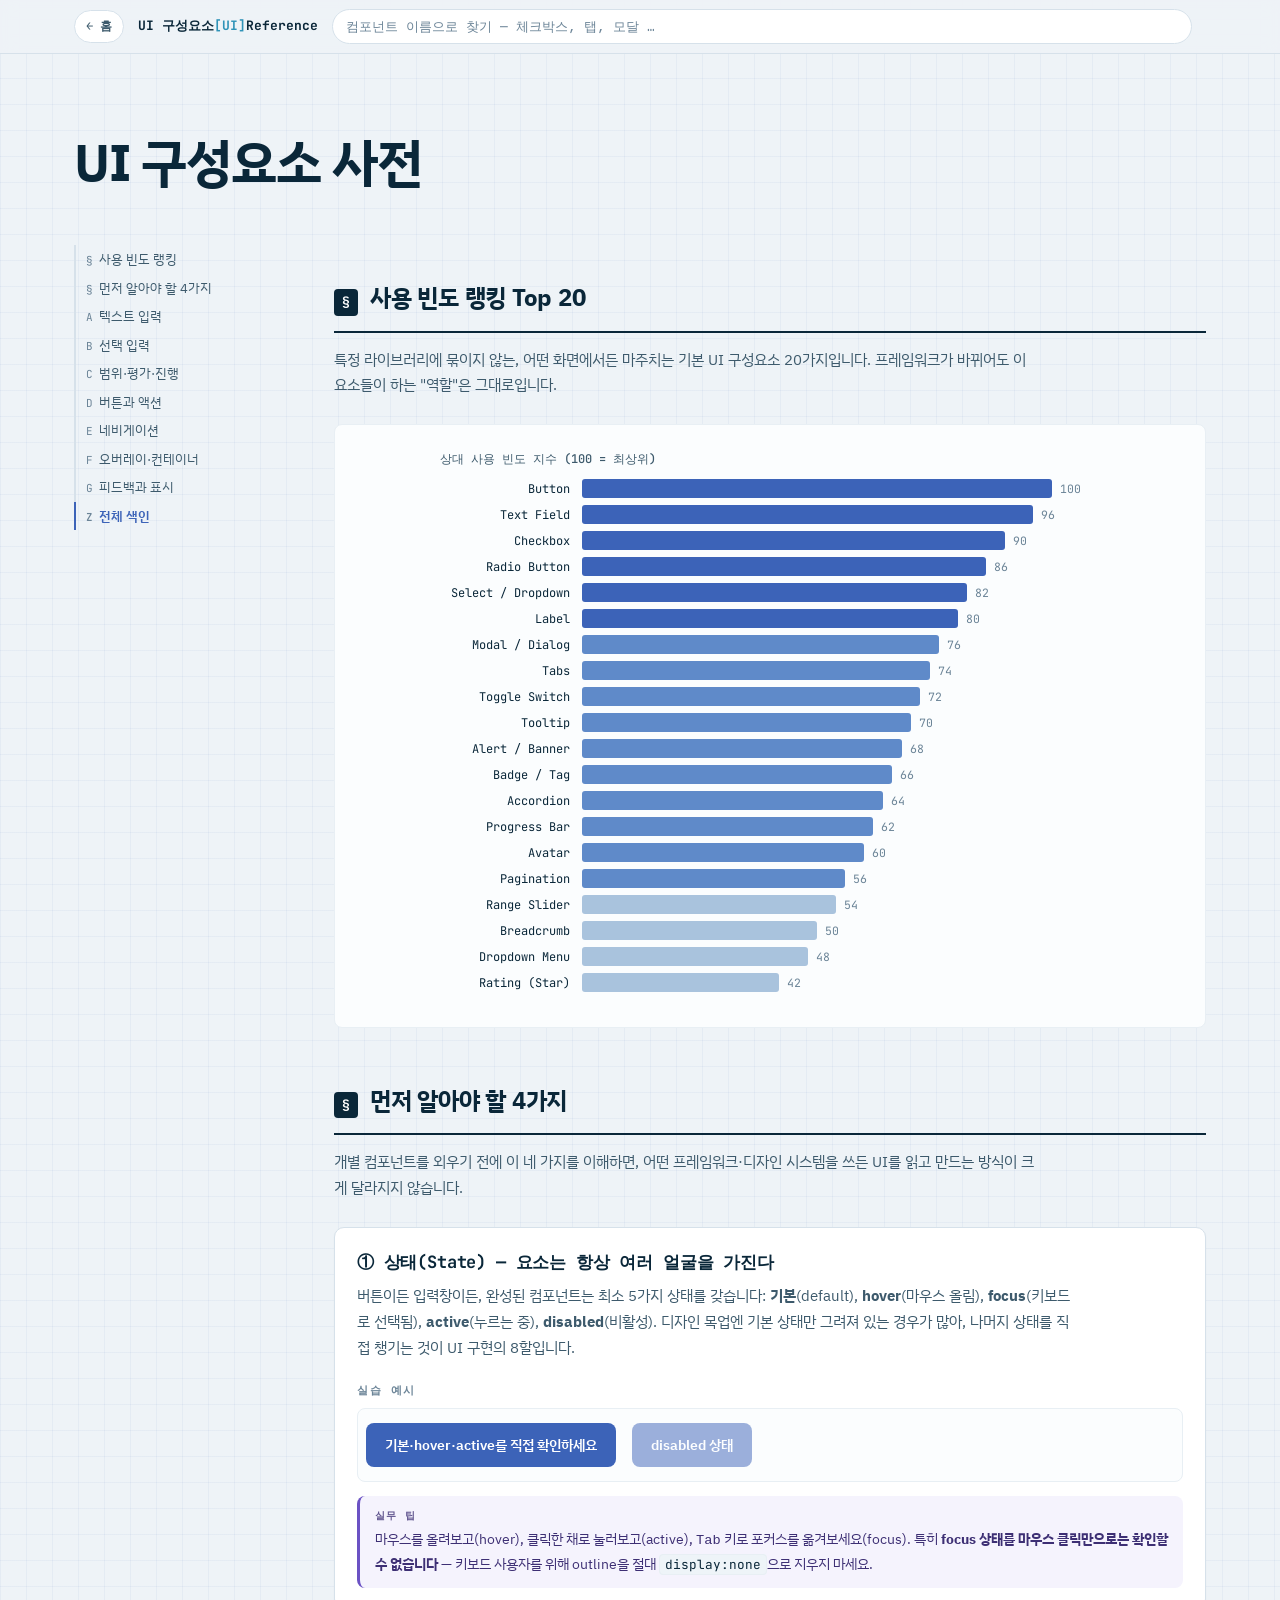
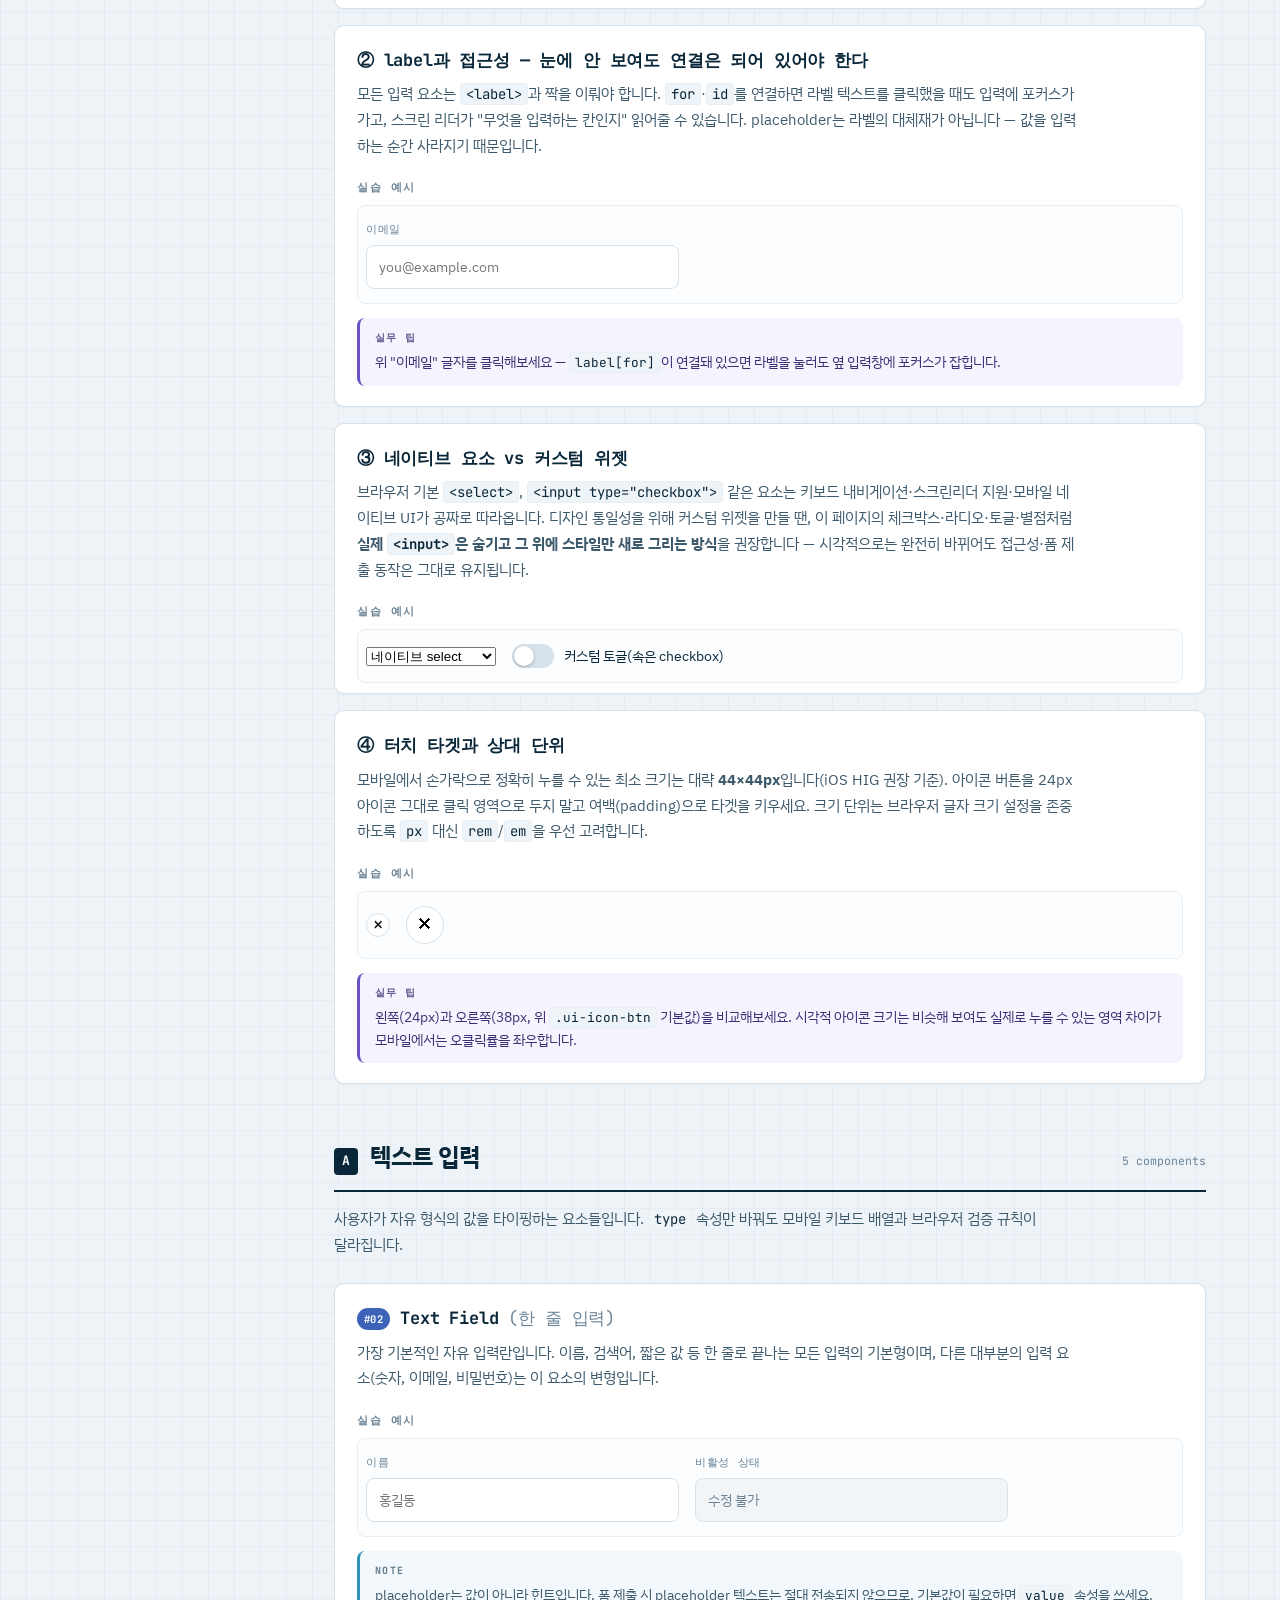
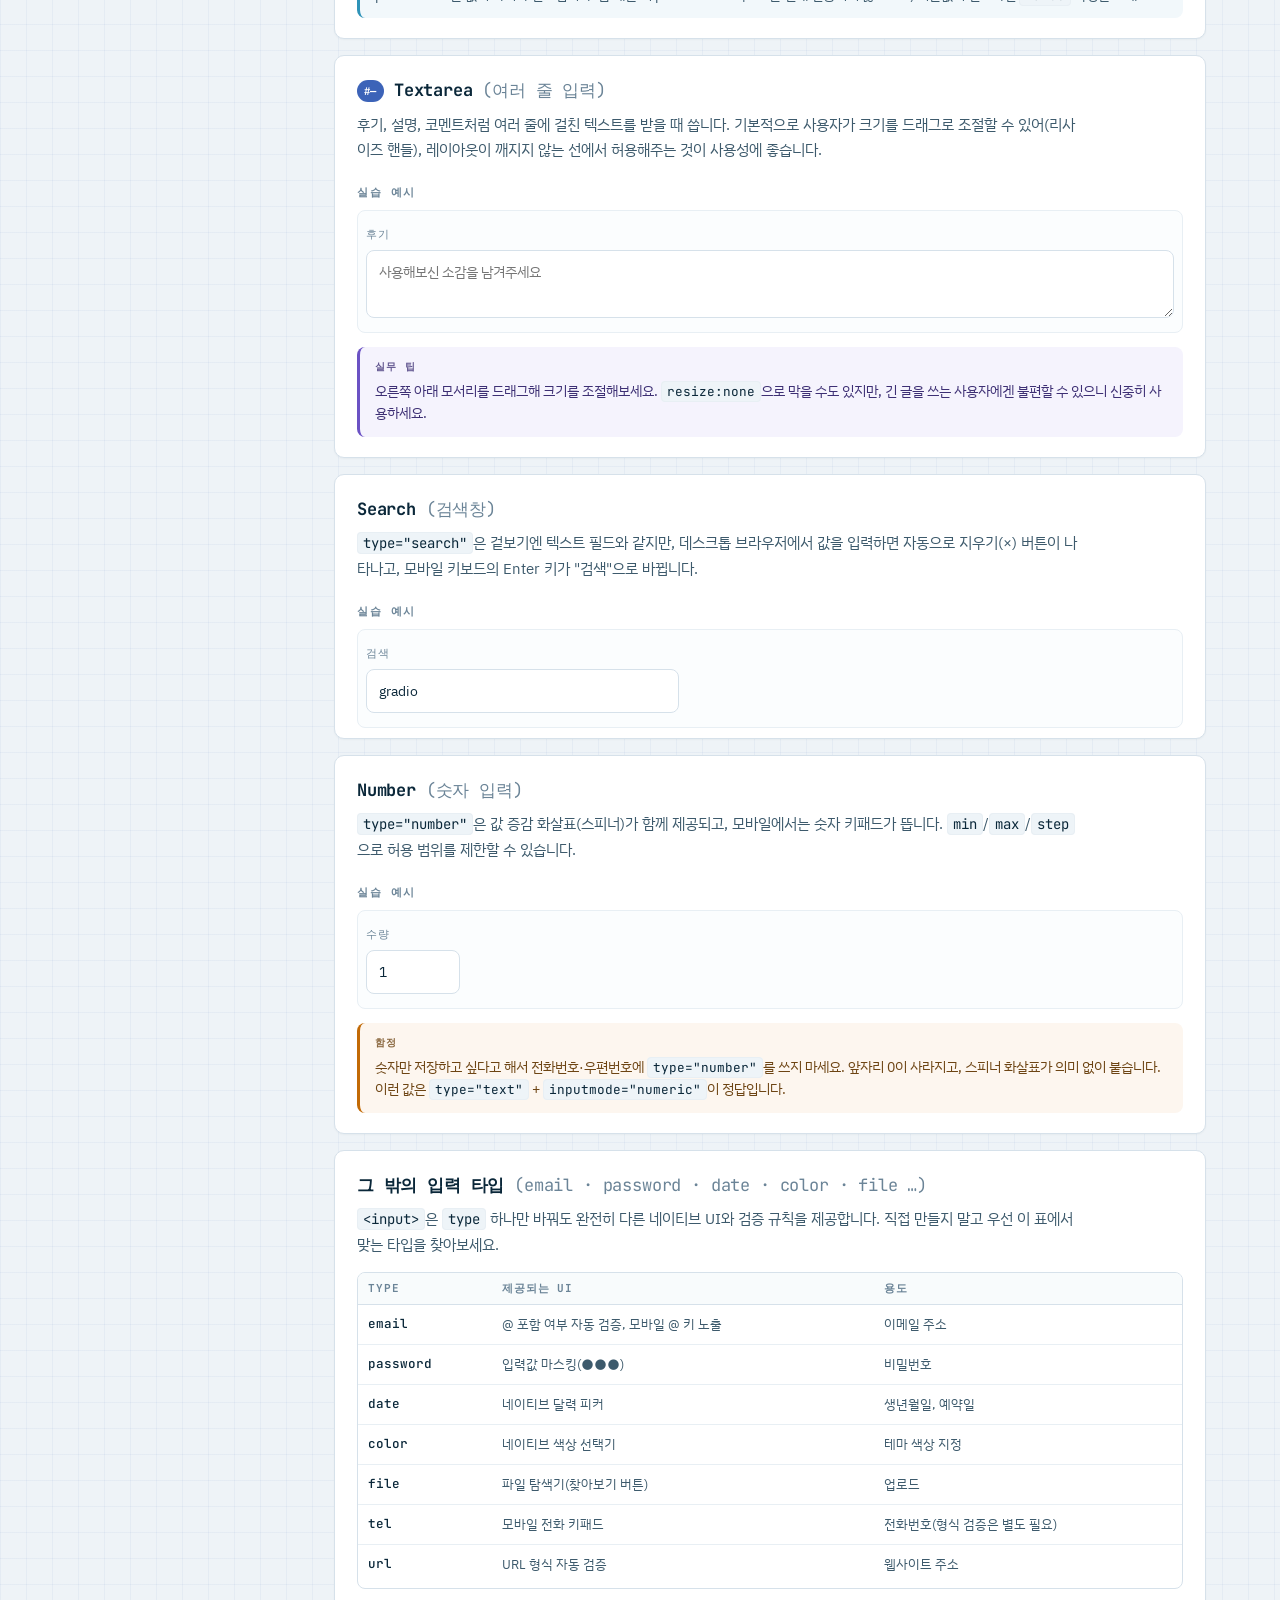
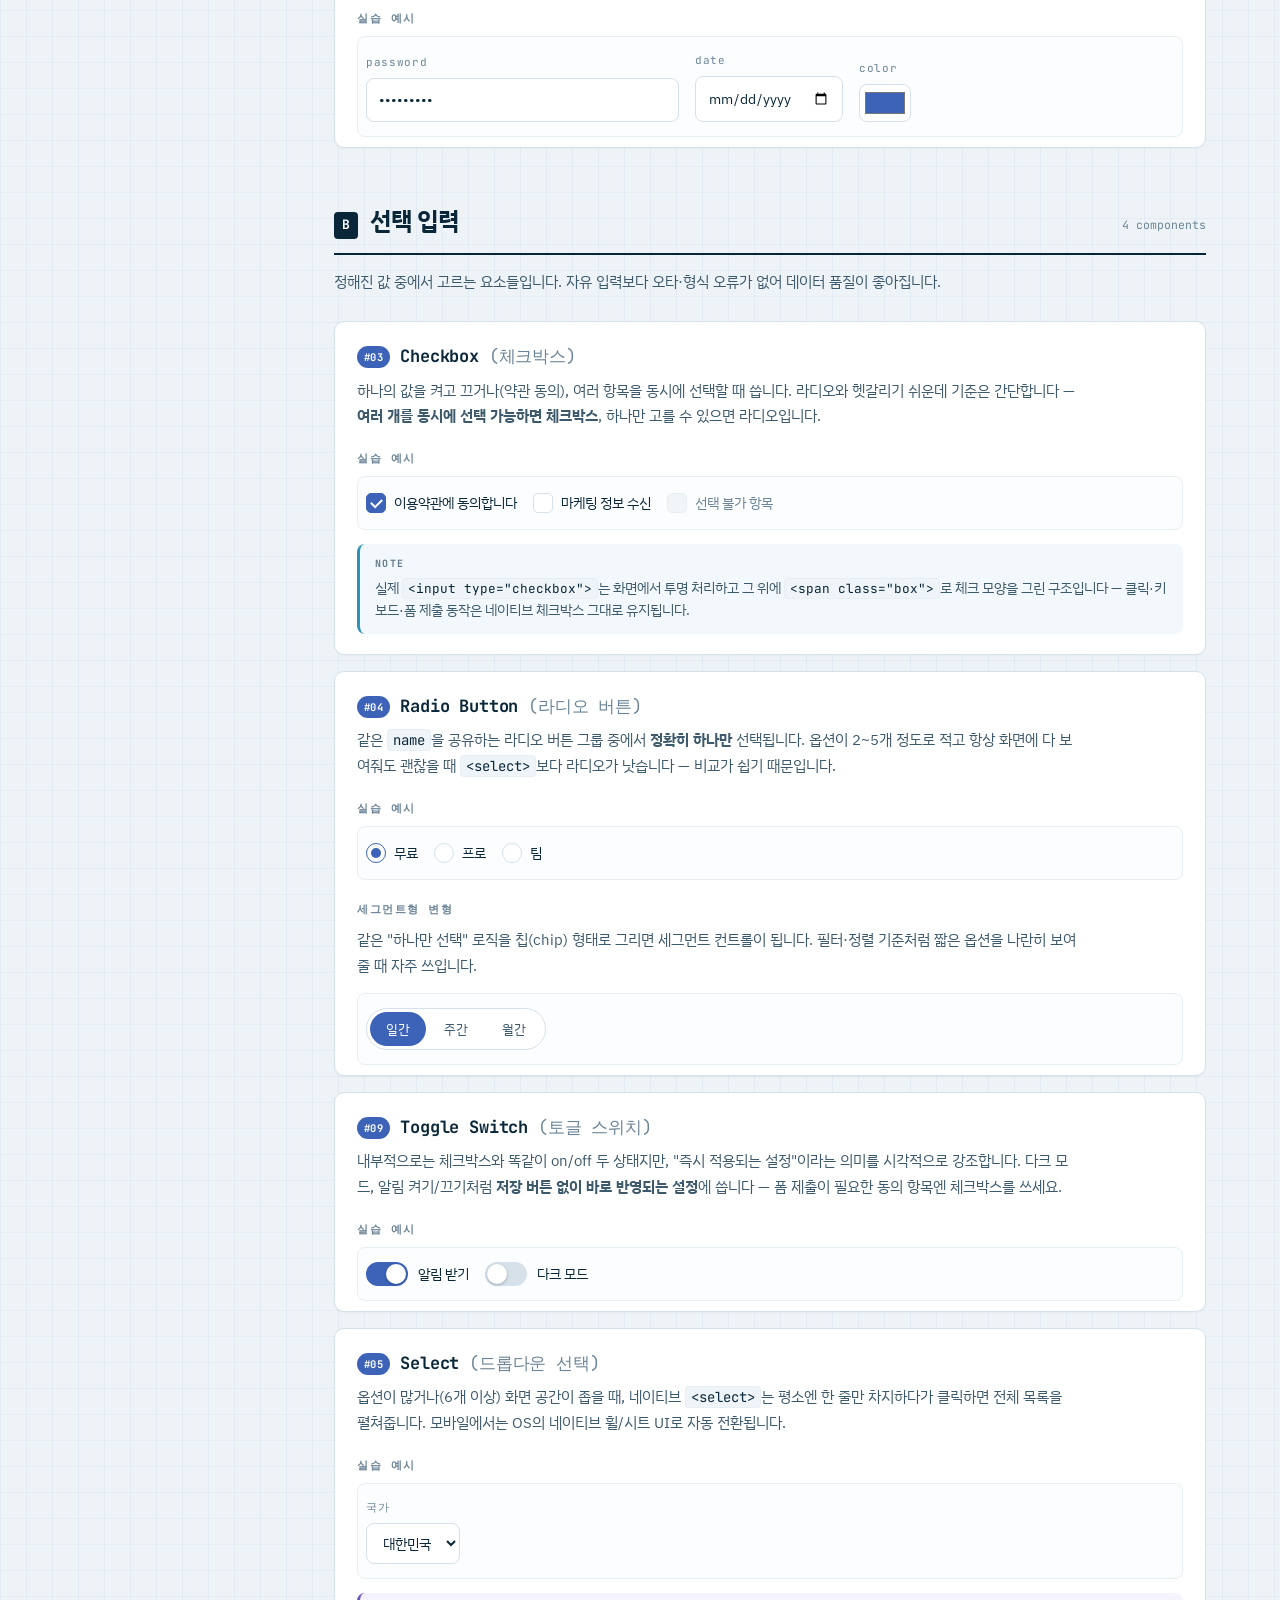
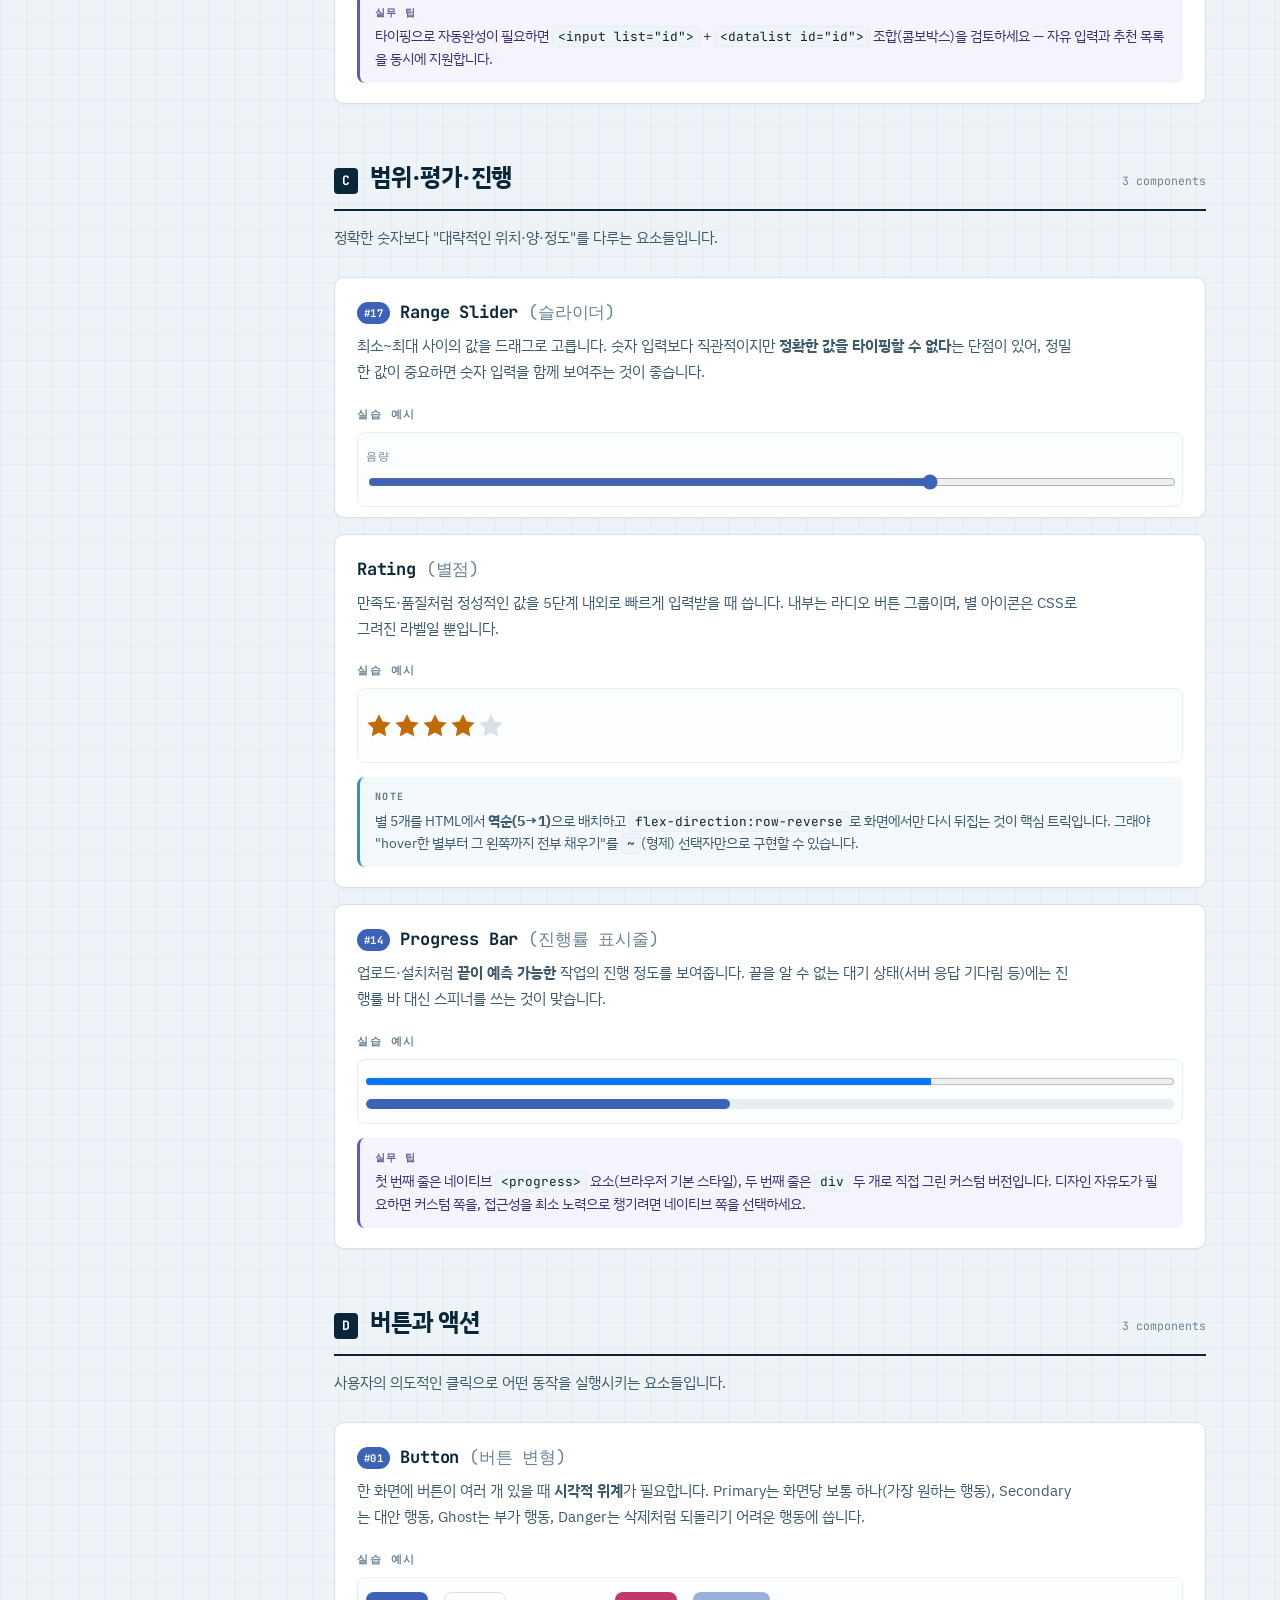
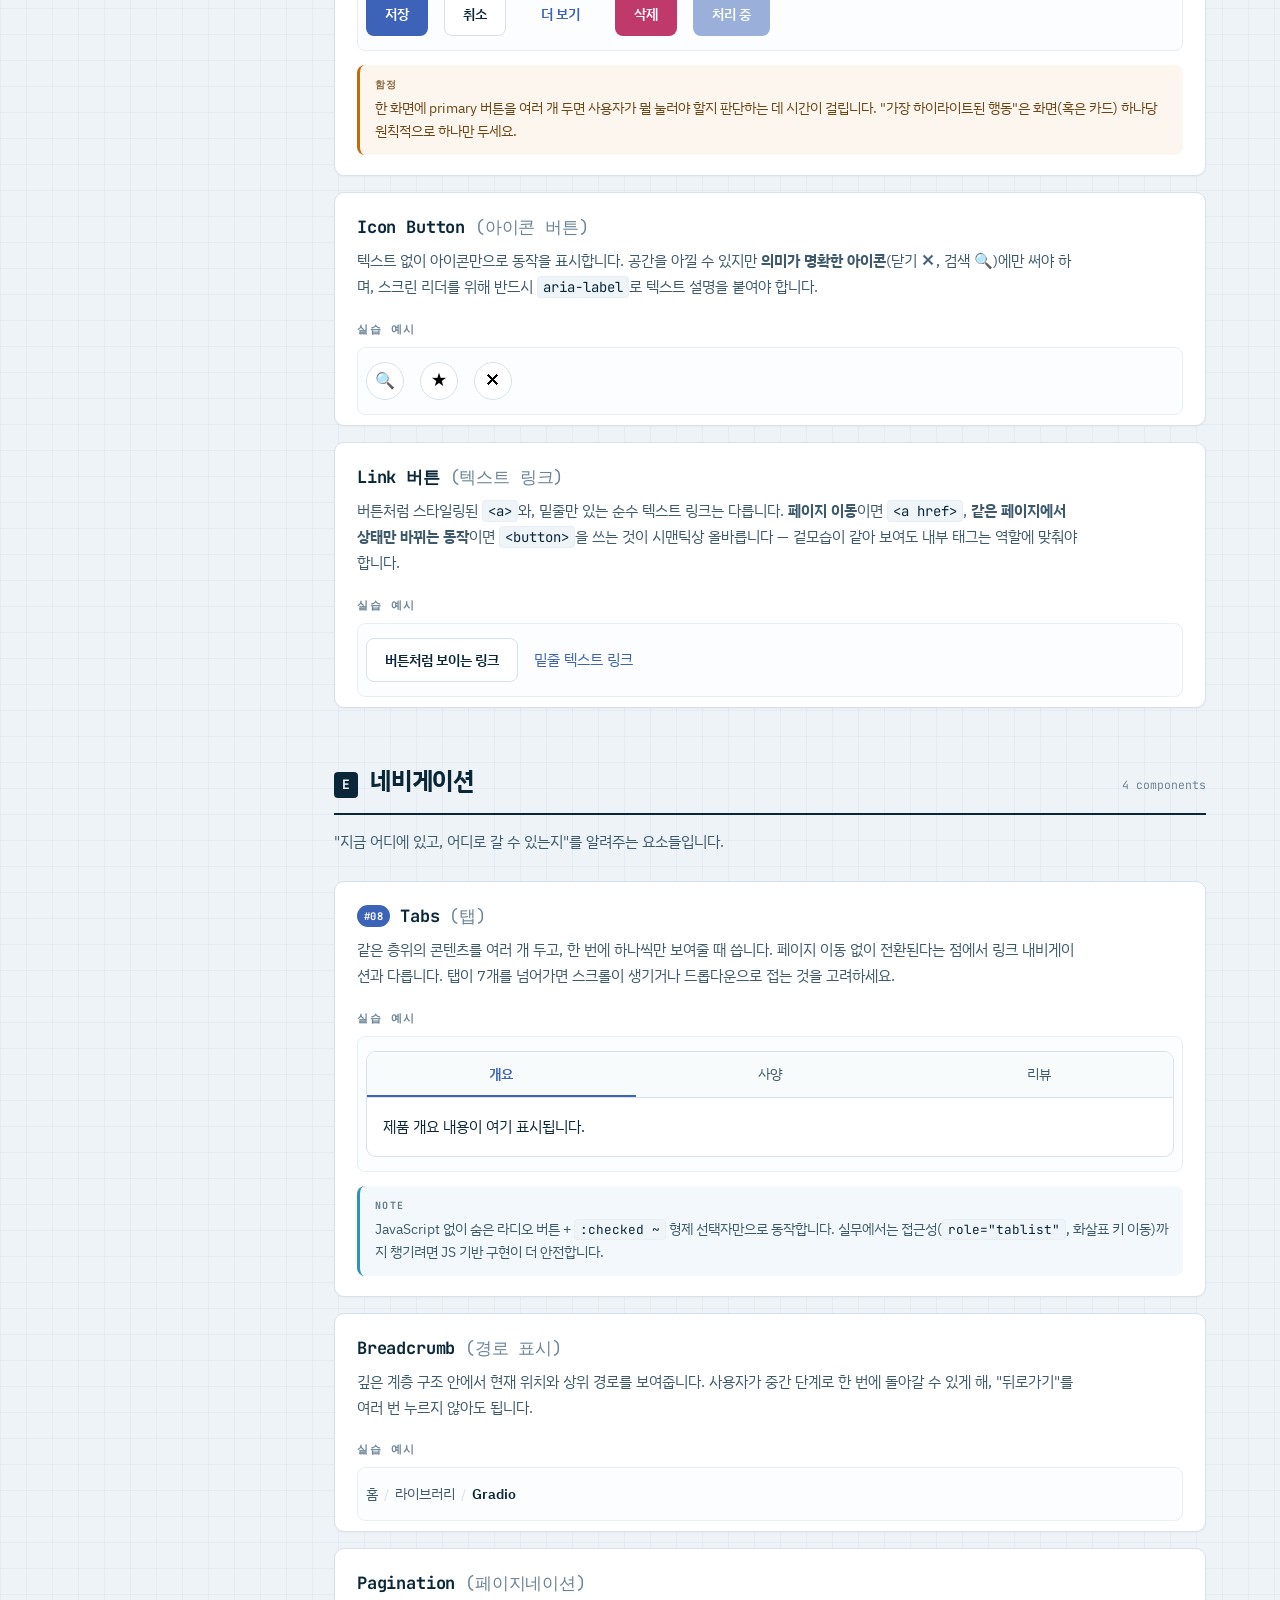
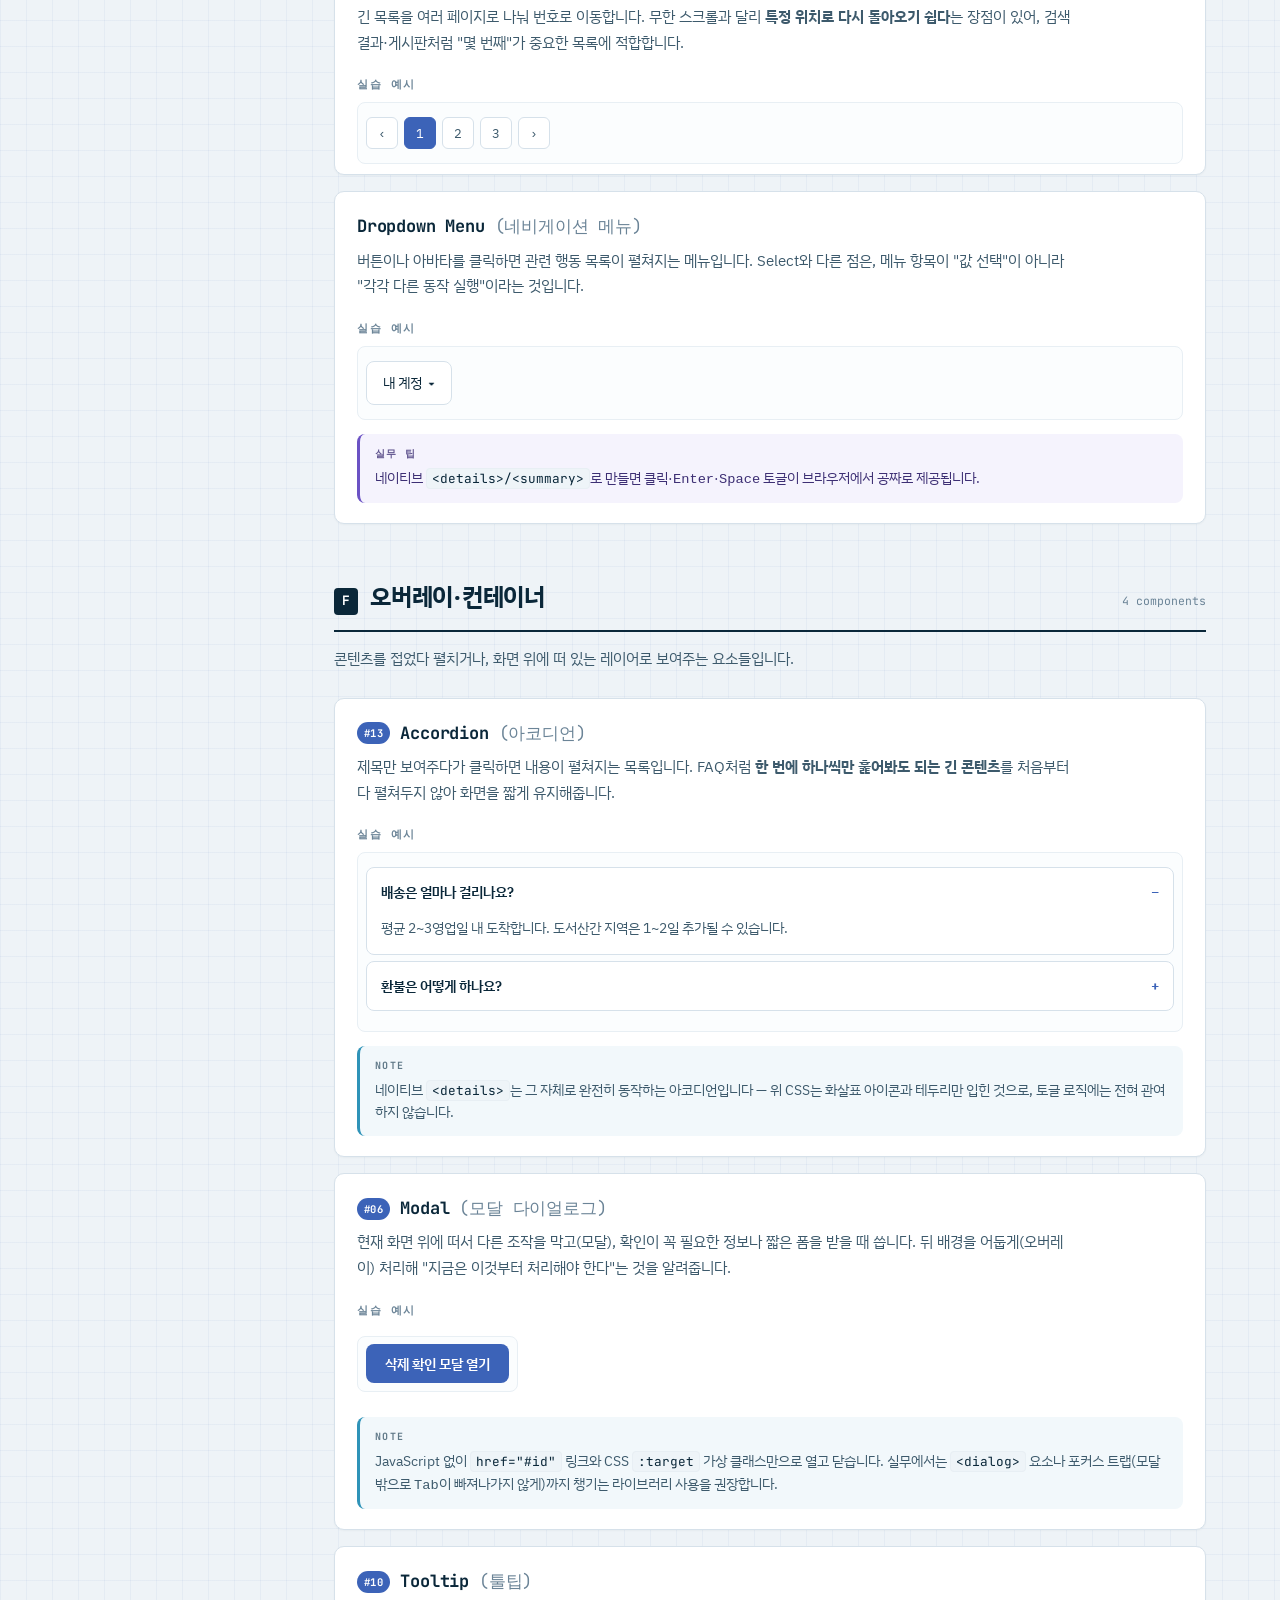
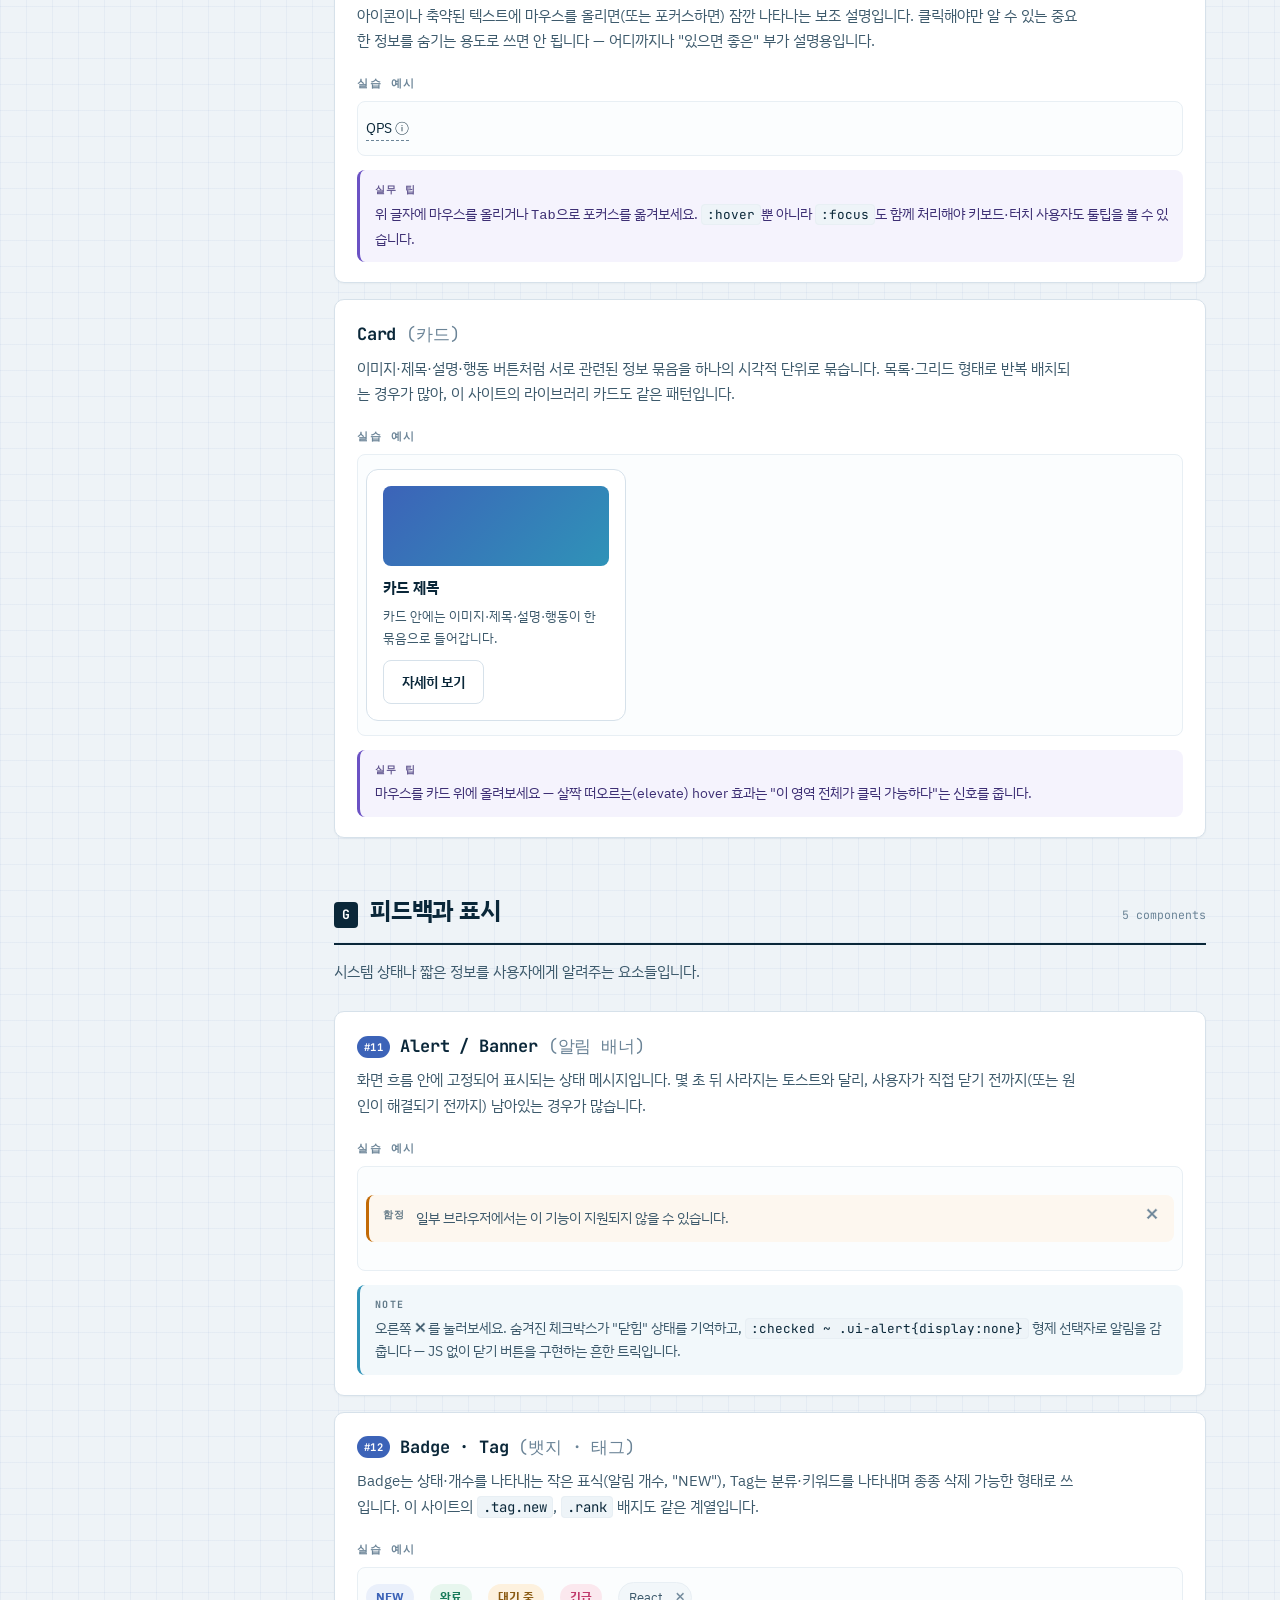
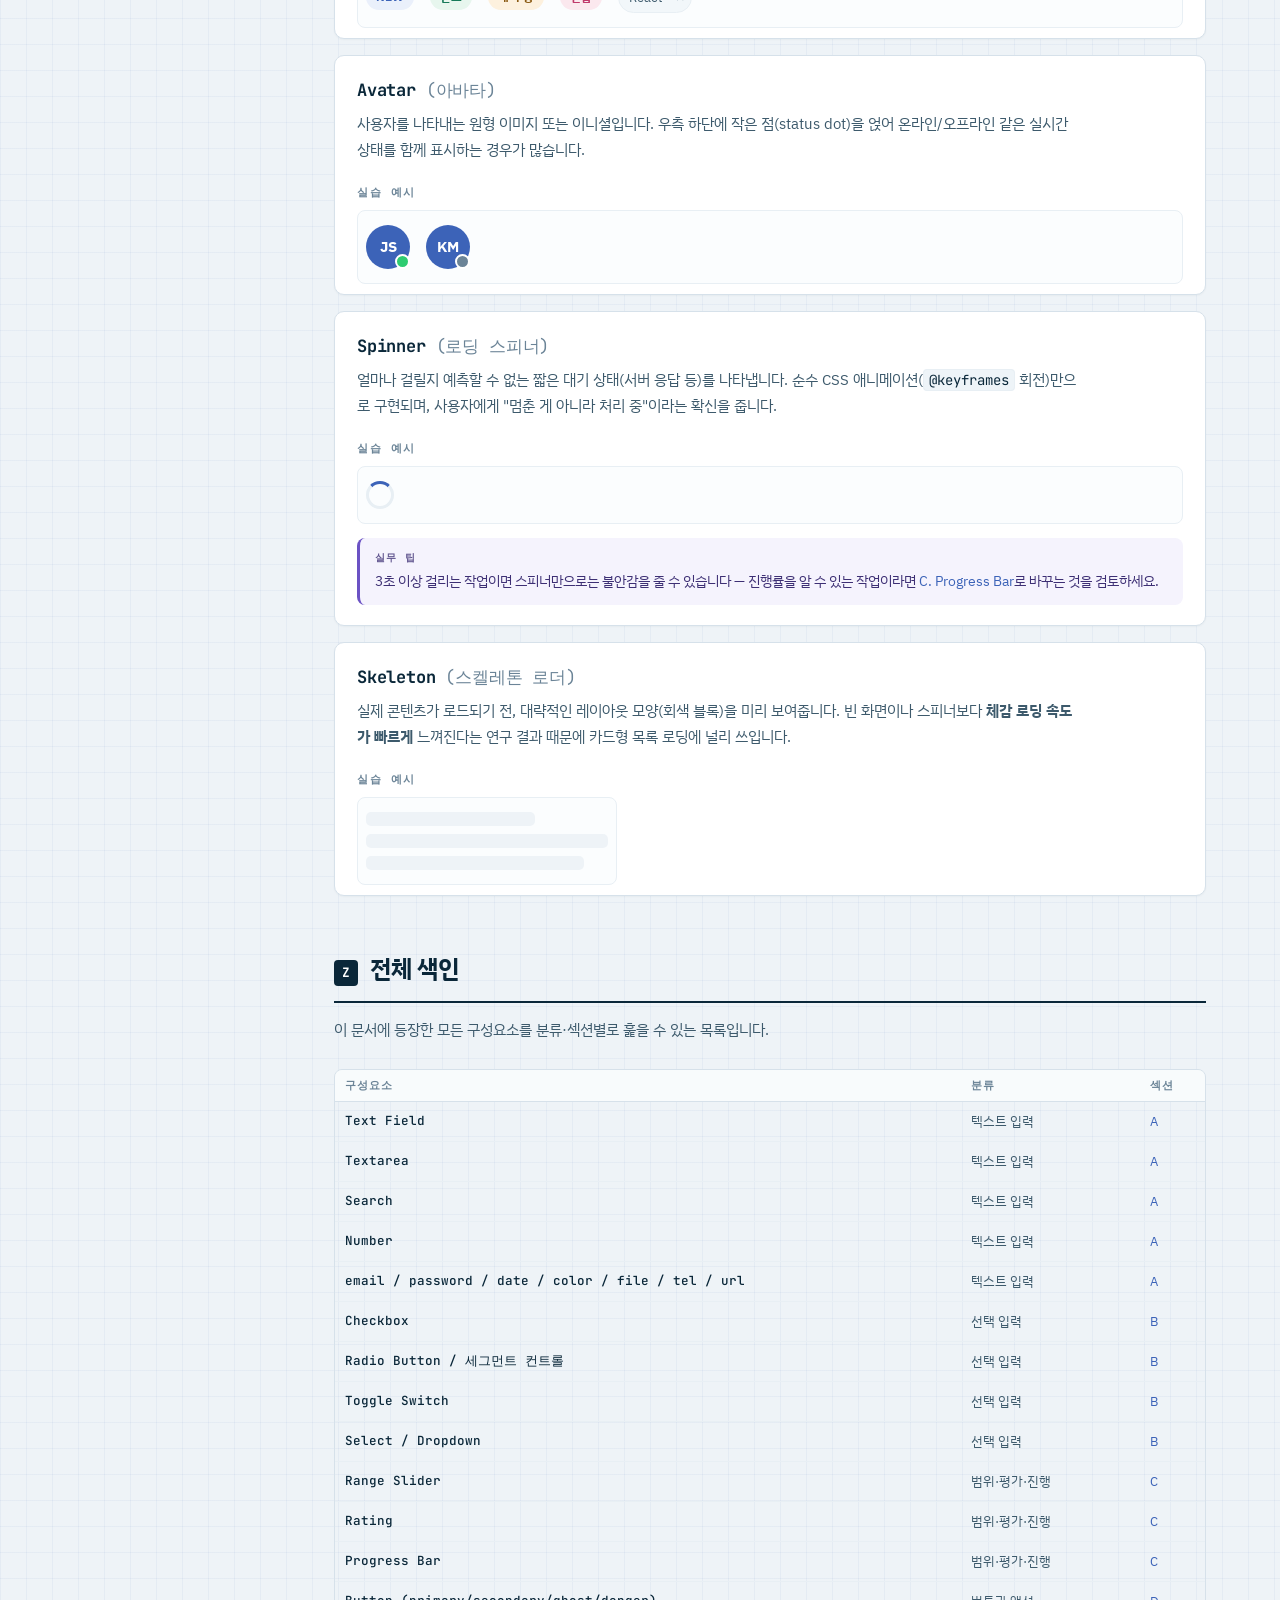
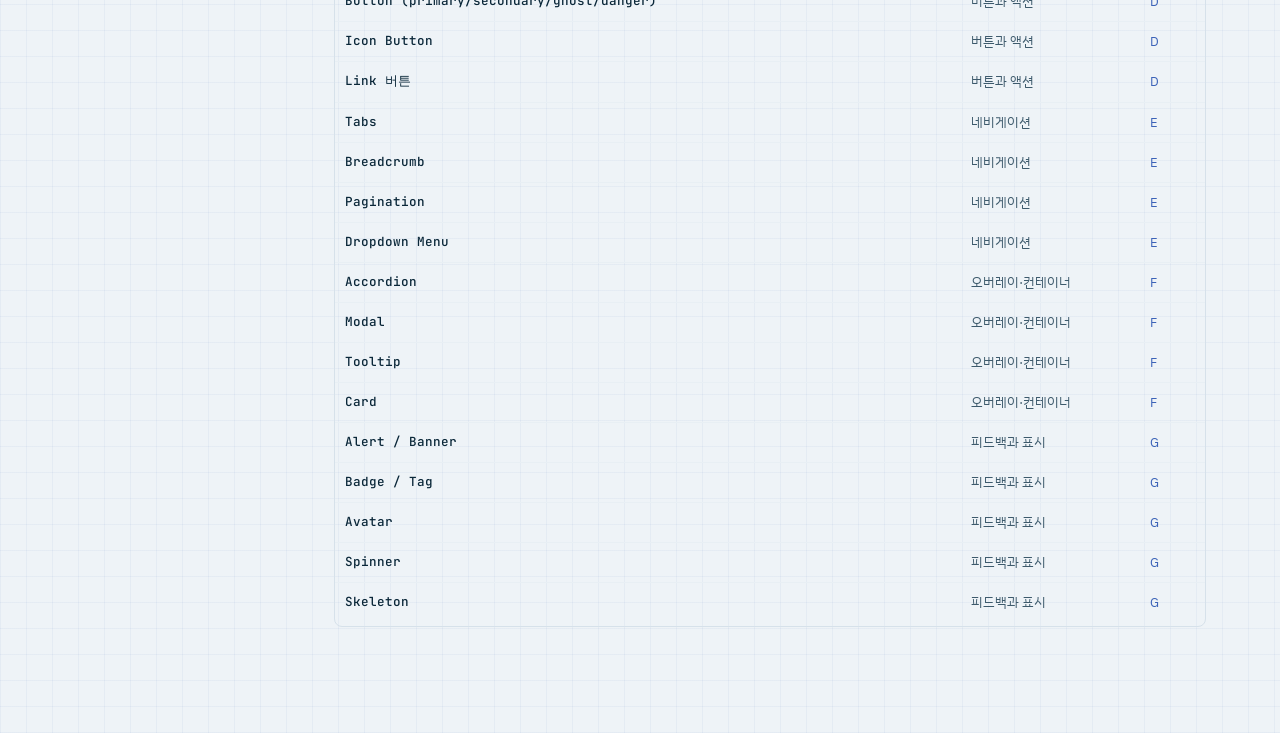
<file: pages/ui-components-reference.html>
<!DOCTYPE html>
<html lang="ko">
<head>
<meta charset="utf-8">
<meta name="viewport" content="width=device-width, initial-scale=1">
<title>UI 구성요소 실무 레퍼런스 — 컴포넌트 A to Z</title>
<link rel="preconnect" href="https://fonts.googleapis.com">
<link rel="preconnect" href="https://fonts.gstatic.com" crossorigin>
<link href="https://fonts.googleapis.com/css2?family=IBM+Plex+Sans+KR:wght@300;400;500;600;700&family=JetBrains+Mono:wght@400;500;700&display=swap" rel="stylesheet">
<link rel="stylesheet" href="reference.css">
<style>
/* ---------- 이 페이지 전용: 인터랙티브 데모 위젯 (순수 HTML/CSS, JS 없음) ---------- */
.demo-row{display:flex;flex-wrap:wrap;gap:16px;align-items:flex-end}
.demo-row.center{align-items:center}
.demo-field{display:flex;flex-direction:column;gap:6px}
.demo-field label{font-family:var(--mono);font-size:11px;letter-spacing:.06em;color:var(--ink3)}
.demo-field input[type="text"],.demo-field input[type="search"],.demo-field input[type="number"],
.demo-field input[type="password"],.demo-field input[type="email"],.demo-field input[type="tel"],
.demo-field input[type="url"],.demo-field input[type="date"],.demo-field input[type="color"],
.demo-field textarea,.demo-field select{
  font:inherit;font-size:14px;padding:9px 12px;border:1.5px solid var(--line);border-radius:8px;background:#fff;color:var(--ink);
}
.demo-field textarea{resize:vertical;min-height:64px;font-family:var(--sans)}
.demo-field input:focus,.demo-field textarea:focus,.demo-field select:focus{outline:2px solid var(--blue);outline-offset:1px;border-color:var(--blue)}
.demo-field input:disabled{background:#f2f5f7;color:var(--ink3);cursor:not-allowed}
.demo-field input[type="color"]{padding:3px;width:52px;height:38px}
.demo-hint{font-size:12px;color:var(--ink3);margin-top:2px}

/* 체크박스 · 라디오 커스텀 */
.ui-check,.ui-radio{display:flex;align-items:center;gap:8px;cursor:pointer;font-size:14px;user-select:none}
.ui-check input,.ui-radio input{position:absolute;opacity:0;width:0;height:0}
.ui-check .box,.ui-radio .box{width:20px;height:20px;border:1.6px solid var(--line);background:#fff;flex:0 0 auto;
  display:flex;align-items:center;justify-content:center;transition:.15s}
.ui-check .box{border-radius:5px}
.ui-radio .box{border-radius:50%}
.ui-check input:checked ~ .box{background:var(--blue);border-color:var(--blue)}
.ui-check input:checked ~ .box::after{content:"";width:5px;height:9px;border:solid #fff;border-width:0 2px 2px 0;transform:rotate(45deg) translate(-1px,-1px)}
.ui-radio input:checked ~ .box{border-color:var(--blue)}
.ui-radio input:checked ~ .box::after{content:"";width:10px;height:10px;border-radius:50%;background:var(--blue)}
.ui-check input:focus-visible ~ .box,.ui-radio input:focus-visible ~ .box{outline:2px solid var(--blue);outline-offset:2px}
.ui-check input:disabled ~ .box,.ui-radio input:disabled ~ .box{background:#f2f5f7;border-color:var(--line2)}
.ui-check.disabled,.ui-radio.disabled{color:var(--ink3);cursor:not-allowed}

/* 세그먼트(칩형) 라디오 */
.ui-segment{display:inline-flex;border:1.5px solid var(--line);border-radius:100px;padding:3px;gap:2px;background:#fff}
.ui-segment input{position:absolute;opacity:0;width:0;height:0}
.ui-segment label{padding:6px 16px;border-radius:100px;font-size:13px;cursor:pointer;color:var(--ink2);transition:.15s}
.ui-segment input:checked + label{background:var(--blue);color:#fff}
.ui-segment input:focus-visible + label{outline:2px solid var(--blue);outline-offset:2px}

/* 토글 스위치 */
.ui-switch{display:inline-flex;align-items:center;gap:10px;cursor:pointer;font-size:14px}
.ui-switch input{position:absolute;opacity:0;width:0;height:0}
.ui-switch .track{width:42px;height:24px;border-radius:100px;background:var(--line);position:relative;transition:.2s;flex:0 0 auto}
.ui-switch .track::after{content:"";position:absolute;top:2px;left:2px;width:20px;height:20px;border-radius:50%;background:#fff;
  box-shadow:0 1px 3px rgba(10,39,57,.3);transition:.2s}
.ui-switch input:checked ~ .track{background:var(--blue)}
.ui-switch input:checked ~ .track::after{transform:translateX(18px)}
.ui-switch input:focus-visible ~ .track{outline:2px solid var(--blue);outline-offset:2px}
.ui-switch input:disabled ~ .track{opacity:.5;cursor:not-allowed}

/* 별점(라디오 기반, JS 없이 CSS 형제 선택자로 구현) */
.ui-rating{display:inline-flex;flex-direction:row-reverse;gap:2px;font-size:26px}
.ui-rating input{position:absolute;opacity:0;width:0;height:0}
.ui-rating label{color:var(--line);cursor:pointer;transition:.1s}
.ui-rating input:checked ~ label,.ui-rating label:hover,.ui-rating label:hover ~ label{color:var(--amber)}
.ui-rating input:focus-visible + label{outline:2px solid var(--blue)}

/* 버튼 */
.ui-btn{font:inherit;font-size:14px;font-weight:600;padding:9px 18px;border-radius:8px;border:1.5px solid transparent;cursor:pointer;transition:.15s}
.ui-btn.primary{background:var(--blue);color:#fff}
.ui-btn.primary:hover{background:#2f4f96}
.ui-btn.secondary{background:#fff;color:var(--ink);border-color:var(--line)}
.ui-btn.secondary:hover{border-color:var(--blue);color:var(--blue)}
.ui-btn.ghost{background:transparent;color:var(--blue);border-color:transparent}
.ui-btn.ghost:hover{background:rgba(60,99,184,.08)}
.ui-btn.danger{background:var(--rose);color:#fff}
.ui-btn.danger:hover{background:#9c2c56}
.ui-btn:disabled{opacity:.5;cursor:not-allowed}
.ui-btn:focus-visible{outline:2px solid var(--blue);outline-offset:2px}
.ui-icon-btn{width:38px;height:38px;border-radius:50%;border:1.5px solid var(--line);background:#fff;font-size:16px;
  display:inline-flex;align-items:center;justify-content:center;cursor:pointer;transition:.15s}
.ui-icon-btn:hover{background:var(--blue);color:#fff;border-color:var(--blue)}

/* 탭 (라디오 해킹, JS 없음) */
.ui-tabs{border:1px solid var(--line);border-radius:10px;overflow:hidden;background:#fff}
.ui-tabs input{position:absolute;opacity:0}
.ui-tabs .tab-heads{display:flex;border-bottom:1px solid var(--line);background:#f8fbfc}
.ui-tabs .tab-heads label{flex:1;text-align:center;padding:10px;font-size:13.5px;cursor:pointer;color:var(--ink2);border-bottom:2px solid transparent}
.ui-tabs .tab-panel{display:none;padding:16px}
#tab1:checked ~ .tab-heads label[for="tab1"],
#tab2:checked ~ .tab-heads label[for="tab2"],
#tab3:checked ~ .tab-heads label[for="tab3"]{color:var(--blue);border-color:var(--blue);font-weight:600}
#tab1:checked ~ .panels #panel1,
#tab2:checked ~ .panels #panel2,
#tab3:checked ~ .panels #panel3{display:block}

/* 브레드크럼 */
.ui-breadcrumb{display:flex;gap:6px;font-size:13.5px;color:var(--ink3);flex-wrap:wrap}
.ui-breadcrumb a{color:var(--ink2)}
.ui-breadcrumb span:last-child{color:var(--ink);font-weight:600}
.ui-breadcrumb .sep{color:var(--line)}

/* 페이지네이션 */
.ui-pagination{display:flex;gap:6px;list-style:none;margin:0;padding:0}
.ui-pagination button{font:inherit;font-size:13px;width:32px;height:32px;border-radius:6px;border:1.5px solid var(--line);
  background:#fff;color:var(--ink2);cursor:pointer}
.ui-pagination button[aria-current="page"]{background:var(--blue);color:#fff;border-color:var(--blue)}
.ui-pagination button:disabled{opacity:.4;cursor:not-allowed}

/* 드롭다운 메뉴 (details/summary, JS 없음) */
.ui-menu{position:relative;display:inline-block}
.ui-menu summary{list-style:none;font:inherit;font-size:14px;padding:9px 16px;border:1.5px solid var(--line);border-radius:8px;
  background:#fff;cursor:pointer;display:inline-flex;align-items:center;gap:6px}
.ui-menu summary::-webkit-details-marker{display:none}
.ui-menu summary::after{content:"▾"}
.ui-menu[open] summary::after{content:"▴"}
.ui-menu .menu-list{position:absolute;top:calc(100% + 6px);left:0;min-width:160px;background:#fff;border:1px solid var(--line);
  border-radius:8px;box-shadow:0 8px 24px rgba(10,39,57,.12);padding:6px;z-index:5}
.ui-menu .menu-list a{display:block;padding:8px 10px;border-radius:6px;font-size:13.5px;color:var(--ink2)}
.ui-menu .menu-list a:hover{background:#f2f7fa;color:var(--blue);text-decoration:none}

/* 아코디언 */
.ui-accordion details{border:1px solid var(--line);border-radius:8px;margin-bottom:6px;overflow:hidden;background:#fff}
.ui-accordion summary{font:inherit;font-size:14px;font-weight:600;padding:12px 14px;cursor:pointer;list-style:none;
  display:flex;justify-content:space-between}
.ui-accordion summary::-webkit-details-marker{display:none}
.ui-accordion summary::after{content:"+";color:var(--blue);font-weight:700}
.ui-accordion details[open] summary::after{content:"−"}
.ui-accordion .acc-body{padding:0 14px 14px;color:var(--ink2);font-size:13.7px}

/* 모달 (:target 앵커 해킹, JS 없음) */
.ui-modal-trigger{display:inline-block}
.ui-modal-overlay{display:none;position:fixed;inset:0;background:rgba(10,39,57,.45);align-items:center;justify-content:center;
  z-index:100;padding:20px}
.ui-modal-overlay:target{display:flex}
.ui-modal-box{background:#fff;border-radius:12px;padding:20px 22px;max-width:280px;width:100%;box-shadow:0 20px 48px rgba(10,39,57,.25)}
.ui-modal-box h5{margin:0 0 8px;font-size:15px}
.ui-modal-box p{margin:0 0 14px;font-size:13.5px;color:var(--ink2)}
.ui-modal-host{display:inline-block}

/* 툴팁 (hover/focus, JS 없음) */
.ui-tooltip{position:relative;border-bottom:1px dashed var(--ink3);cursor:help;font-size:14px}
.ui-tooltip::after{content:attr(data-tip);position:absolute;bottom:calc(100% + 8px);left:50%;transform:translateX(-50%) translateY(4px);
  background:var(--ink);color:#fff;font-size:12px;padding:6px 10px;border-radius:6px;white-space:nowrap;
  opacity:0;pointer-events:none;transition:.15s}
.ui-tooltip:hover::after,.ui-tooltip:focus::after{opacity:1;transform:translateX(-50%) translateY(0)}

/* 카드 */
.ui-card{border:1px solid var(--line);border-radius:12px;padding:16px;background:#fff;max-width:260px;transition:.15s}
.ui-card:hover{box-shadow:0 10px 24px rgba(10,39,57,.1);transform:translateY(-2px)}
.ui-card .thumb{height:80px;border-radius:8px;background:linear-gradient(135deg,var(--blue),var(--cyan));margin-bottom:10px}
.ui-card h5{margin:0 0 4px;font-size:14.5px}
.ui-card p{margin:0 0 10px;font-size:13px;color:var(--ink2)}

/* 알림 (체크박스 해킹으로 닫기, JS 없음) */
.ui-alert-wrap input{position:absolute;opacity:0}
.ui-alert{display:flex;align-items:flex-start;gap:10px;padding:12px 14px;border-radius:8px;border-left:3px solid var(--cyan);
  background:#f2f8fb;font-size:13.7px;color:var(--ink2)}
.ui-alert.warn{border-color:var(--amber);background:#fdf7ef}
.ui-alert label{margin-left:auto;cursor:pointer;color:var(--ink3);font-size:15px;line-height:1}
.ui-alert-wrap input:checked ~ .ui-alert{display:none}

/* 뱃지/태그 */
.ui-badge{display:inline-flex;align-items:center;font-size:11.5px;font-weight:700;padding:3px 10px;border-radius:100px}
.ui-badge.blue{background:#eaf0fb;color:var(--blue)}
.ui-badge.green{background:#e7f6ee;color:#177a5a}
.ui-badge.amber{background:#fdf1de;color:#8a5a12}
.ui-badge.rose{background:#fbe8ee;color:var(--rose)}
.ui-tag{display:inline-flex;align-items:center;gap:6px;font-size:12.5px;padding:4px 6px 4px 10px;border-radius:100px;
  background:#f2f7fa;border:1px solid var(--line2);color:var(--ink2)}
.ui-tag button{border:none;background:transparent;color:var(--ink3);cursor:pointer;border-radius:50%;width:16px;height:16px;font-size:11px}
.ui-tag button:hover{background:var(--line2);color:var(--ink)}

/* 아바타 */
.ui-avatar{position:relative;width:44px;height:44px;border-radius:50%;background:var(--blue);color:#fff;
  display:inline-flex;align-items:center;justify-content:center;font-weight:700;font-size:15px}
.ui-avatar::after{content:"";position:absolute;bottom:0;right:0;width:11px;height:11px;border-radius:50%;background:#2ecc71;border:2px solid #fff}
.ui-avatar.offline::after{background:var(--ink3)}

/* 스피너 · 스켈레톤 */
.ui-spinner{width:28px;height:28px;border:3px solid var(--line2);border-top-color:var(--blue);border-radius:50%;animation:ui-spin .7s linear infinite}
@keyframes ui-spin{to{transform:rotate(360deg)}}
.ui-skeleton{height:14px;border-radius:5px;background:linear-gradient(90deg,#eef3f7 25%,#f8fbfd 37%,#eef3f7 63%);
  background-size:400% 100%;animation:ui-shimmer 1.4s ease infinite}
@keyframes ui-shimmer{0%{background-position:100% 50%}100%{background-position:0 50%}}

/* 커스텀 progress / range */
.ui-progress{height:10px;border-radius:100px;background:var(--line2);overflow:hidden}
.ui-progress > span{display:block;height:100%;background:var(--blue);border-radius:100px}
input[type="range"].ui-range{width:100%;accent-color:var(--blue)}
</style>
</head>
<body>

<div class="bar">
  <div class="bar-in">
    <a class="home" href="../index.html">← 홈</a>
    <div class="brand">UI 구성요소<span>[UI]</span>Reference</div>
    <input id="q" type="search" placeholder="컴포넌트 이름으로 찾기 — 체크박스, 탭, 모달 …" aria-label="컴포넌트 검색">
    <div id="qn" aria-live="polite"></div>
  </div>
</div>

<header class="hero">
  <h1>UI 구성요소 사전</h1>
</header>

<div class="wrap">
<nav class="toc" aria-label="목차">
  <ol>
    <li><a href="#rank"><span class="k">§</span>사용 빈도 랭킹</a></li>
    <li><a href="#core"><span class="k">§</span>먼저 알아야 할 4가지</a></li>
    <li><a href="#a"><span class="k">A</span>텍스트 입력</a></li>
    <li><a href="#b"><span class="k">B</span>선택 입력</a></li>
    <li><a href="#c"><span class="k">C</span>범위·평가·진행</a></li>
    <li><a href="#d"><span class="k">D</span>버튼과 액션</a></li>
    <li><a href="#e"><span class="k">E</span>네비게이션</a></li>
    <li><a href="#f"><span class="k">F</span>오버레이·컨테이너</a></li>
    <li><a href="#g"><span class="k">G</span>피드백과 표시</a></li>
    <li><a href="#z"><span class="k">Z</span>전체 색인</a></li>
  </ol>
</nav>

<main>

<!-- ============ 랭킹 ============ -->
<section id="rank">
  <div class="sec-h"><span class="key">§</span><h2>사용 빈도 랭킹 Top 20</h2></div>
  <p class="sec-note">특정 라이브러리에 묶이지 않는, 어떤 화면에서든 마주치는 기본 UI 구성요소 20가지입니다. 프레임워크가 바뀌어도 이 요소들이 하는 "역할"은 그대로입니다.</p>
  <div class="viz wide"><svg viewBox="0 0 700 574" style="max-width:700px" xmlns="http://www.w3.org/2000/svg" role="img"><defs><marker id="ah" viewBox="0 0 10 10" refX="9" refY="5" markerWidth="7" markerHeight="7" orient="auto"><path d="M0 0 L10 5 L0 10 z" class="ahp"/></marker></defs><text class="rl" x="150" y="54" text-anchor="end">Button</text><rect class="bar b1" x="162" y="40" width="470" height="19" rx="3"/><text class="rn" x="640" y="54">100</text><text class="rl" x="150" y="80" text-anchor="end">Text Field</text><rect class="bar b1" x="162" y="66" width="451" height="19" rx="3"/><text class="rn" x="621" y="80">96</text><text class="rl" x="150" y="106" text-anchor="end">Checkbox</text><rect class="bar b1" x="162" y="92" width="423" height="19" rx="3"/><text class="rn" x="593" y="106">90</text><text class="rl" x="150" y="132" text-anchor="end">Radio Button</text><rect class="bar b1" x="162" y="118" width="404" height="19" rx="3"/><text class="rn" x="574" y="132">86</text><text class="rl" x="150" y="158" text-anchor="end">Select / Dropdown</text><rect class="bar b1" x="162" y="144" width="385" height="19" rx="3"/><text class="rn" x="555" y="158">82</text><text class="rl" x="150" y="184" text-anchor="end">Label</text><rect class="bar b1" x="162" y="170" width="376" height="19" rx="3"/><text class="rn" x="546" y="184">80</text><text class="rl" x="150" y="210" text-anchor="end">Modal / Dialog</text><rect class="bar b2" x="162" y="196" width="357" height="19" rx="3"/><text class="rn" x="527" y="210">76</text><text class="rl" x="150" y="236" text-anchor="end">Tabs</text><rect class="bar b2" x="162" y="222" width="348" height="19" rx="3"/><text class="rn" x="518" y="236">74</text><text class="rl" x="150" y="262" text-anchor="end">Toggle Switch</text><rect class="bar b2" x="162" y="248" width="338" height="19" rx="3"/><text class="rn" x="508" y="262">72</text><text class="rl" x="150" y="288" text-anchor="end">Tooltip</text><rect class="bar b2" x="162" y="274" width="329" height="19" rx="3"/><text class="rn" x="499" y="288">70</text><text class="rl" x="150" y="314" text-anchor="end">Alert / Banner</text><rect class="bar b2" x="162" y="300" width="320" height="19" rx="3"/><text class="rn" x="490" y="314">68</text><text class="rl" x="150" y="340" text-anchor="end">Badge / Tag</text><rect class="bar b2" x="162" y="326" width="310" height="19" rx="3"/><text class="rn" x="480" y="340">66</text><text class="rl" x="150" y="366" text-anchor="end">Accordion</text><rect class="bar b2" x="162" y="352" width="301" height="19" rx="3"/><text class="rn" x="471" y="366">64</text><text class="rl" x="150" y="392" text-anchor="end">Progress Bar</text><rect class="bar b2" x="162" y="378" width="291" height="19" rx="3"/><text class="rn" x="461" y="392">62</text><text class="rl" x="150" y="418" text-anchor="end">Avatar</text><rect class="bar b2" x="162" y="404" width="282" height="19" rx="3"/><text class="rn" x="452" y="418">60</text><text class="rl" x="150" y="444" text-anchor="end">Pagination</text><rect class="bar b2" x="162" y="430" width="263" height="19" rx="3"/><text class="rn" x="433" y="444">56</text><text class="rl" x="150" y="470" text-anchor="end">Range Slider</text><rect class="bar b3" x="162" y="456" width="254" height="19" rx="3"/><text class="rn" x="424" y="470">54</text><text class="rl" x="150" y="496" text-anchor="end">Breadcrumb</text><rect class="bar b3" x="162" y="482" width="235" height="19" rx="3"/><text class="rn" x="405" y="496">50</text><text class="rl" x="150" y="522" text-anchor="end">Dropdown Menu</text><rect class="bar b3" x="162" y="508" width="226" height="19" rx="3"/><text class="rn" x="396" y="522">48</text><text class="rl" x="150" y="548" text-anchor="end">Rating (Star)</text><rect class="bar b3" x="162" y="534" width="197" height="19" rx="3"/><text class="rn" x="367" y="548">42</text><text class="gt" x="20" y="24">상대 사용 빈도 지수 (100 = 최상위)</text></svg></div>
</section>

<!-- ============ 핵심 개념 ============ -->
<section id="core">
  <div class="sec-h"><span class="key">§</span><h2>먼저 알아야 할 4가지</h2></div>
  <p class="sec-note">개별 컴포넌트를 외우기 전에 이 네 가지를 이해하면, 어떤 프레임워크·디자인 시스템을 쓰든 UI를 읽고 만드는 방식이 크게 달라지지 않습니다.</p>

  <div class="fn">
    <div class="fn-h"><h3>① 상태(State) — 요소는 항상 여러 얼굴을 가진다</h3></div>
    <p>버튼이든 입력창이든, 완성된 컴포넌트는 최소 5가지 상태를 갖습니다: <b>기본</b>(default), <b>hover</b>(마우스 올림), <b>focus</b>(키보드로 선택됨), <b>active</b>(누르는 중), <b>disabled</b>(비활성). 디자인 목업엔 기본 상태만 그려져 있는 경우가 많아, 나머지 상태를 직접 챙기는 것이 UI 구현의 8할입니다.</p>
    <h4>실습 예시</h4>
    <div class="viz demo-row center">
      <button class="ui-btn primary">기본·hover·active를 직접 확인하세요</button>
      <button class="ui-btn primary" disabled>disabled 상태</button>
    </div>
    <div class="tip">마우스를 올려보고(hover), 클릭한 채로 눌러보고(active), <kbd>Tab</kbd> 키로 포커스를 옮겨보세요(focus). 특히 <b>focus 상태를 마우스 클릭만으로는 확인할 수 없습니다</b> — 키보드 사용자를 위해 outline을 절대 <code>display:none</code>으로 지우지 마세요.</div>
  </div>

  <div class="fn">
    <div class="fn-h"><h3>② label과 접근성 — 눈에 안 보여도 연결은 되어 있어야 한다</h3></div>
    <p>모든 입력 요소는 <code>&lt;label&gt;</code>과 짝을 이뤄야 합니다. <code>for</code>·<code>id</code>를 연결하면 라벨 텍스트를 클릭했을 때도 입력에 포커스가 가고, 스크린 리더가 "무엇을 입력하는 칸인지" 읽어줄 수 있습니다. placeholder는 라벨의 대체재가 아닙니다 — 값을 입력하는 순간 사라지기 때문입니다.</p>
    <h4>실습 예시</h4>
    <div class="viz demo-row">
      <div class="demo-field">
        <label for="core-label-demo">이메일</label>
        <input id="core-label-demo" type="text" placeholder="you@example.com">
      </div>
    </div>
    <div class="tip">위 "이메일" 글자를 클릭해보세요 — <code>label[for]</code>이 연결돼 있으면 라벨을 눌러도 옆 입력창에 포커스가 잡힙니다.</div>
  </div>

  <div class="fn">
    <div class="fn-h"><h3>③ 네이티브 요소 vs 커스텀 위젯</h3></div>
    <p>브라우저 기본 <code>&lt;select&gt;</code>, <code>&lt;input type="checkbox"&gt;</code> 같은 요소는 키보드 내비게이션·스크린리더 지원·모바일 네이티브 UI가 공짜로 따라옵니다. 디자인 통일성을 위해 커스텀 위젯을 만들 땐, 이 페이지의 체크박스·라디오·토글·별점처럼 <b>실제 <code>&lt;input&gt;</code>은 숨기고 그 위에 스타일만 새로 그리는 방식</b>을 권장합니다 — 시각적으로는 완전히 바뀌어도 접근성·폼 제출 동작은 그대로 유지됩니다.</p>
    <h4>실습 예시</h4>
    <div class="viz demo-row center">
      <select aria-label="네이티브 select 예시">
        <option>네이티브 select</option>
        <option>브라우저가 렌더링</option>
      </select>
      <label class="ui-switch">
        <input type="checkbox">
        <span class="track"></span>
        커스텀 토글(속은 checkbox)
      </label>
    </div>
  </div>

  <div class="fn">
    <div class="fn-h"><h3>④ 터치 타겟과 상대 단위</h3></div>
    <p>모바일에서 손가락으로 정확히 누를 수 있는 최소 크기는 대략 <b>44×44px</b>입니다(iOS HIG 권장 기준). 아이콘 버튼을 24px 아이콘 그대로 클릭 영역으로 두지 말고 여백(padding)으로 타겟을 키우세요. 크기 단위는 브라우저 글자 크기 설정을 존중하도록 <code>px</code> 대신 <code>rem</code>/<code>em</code>을 우선 고려합니다.</p>
    <h4>실습 예시</h4>
    <div class="viz demo-row center">
      <button class="ui-icon-btn" style="width:24px;height:24px;font-size:11px" aria-label="너무 작은 타겟 예시">✕</button>
      <button class="ui-icon-btn" aria-label="적절한 타겟 예시">✕</button>
    </div>
    <div class="tip">왼쪽(24px)과 오른쪽(38px, 위 <code>.ui-icon-btn</code> 기본값)을 비교해보세요. 시각적 아이콘 크기는 비슷해 보여도 실제로 누를 수 있는 영역 차이가 모바일에서는 오클릭률을 좌우합니다.</div>
  </div>
</section>

<!-- ============ A. 텍스트 입력 ============ -->
<section id="a">
  <div class="sec-h"><span class="key">A</span><h2>텍스트 입력</h2><span class="cnt">5 components</span></div>
  <p class="sec-note">사용자가 자유 형식의 값을 타이핑하는 요소들입니다. <code>type</code> 속성만 바꿔도 모바일 키보드 배열과 브라우저 검증 규칙이 달라집니다.</p>

  <div class="fn" data-key="Text Field 텍스트필드 인풋 input">
    <div class="fn-h"><span class="rank">#02</span><h3>Text Field <span class="dim">(한 줄 입력)</span></h3></div>
    <p>가장 기본적인 자유 입력란입니다. 이름, 검색어, 짧은 값 등 한 줄로 끝나는 모든 입력의 기본형이며, 다른 대부분의 입력 요소(숫자, 이메일, 비밀번호)는 이 요소의 변형입니다.</p>
    <h4>실습 예시</h4>
    <div class="viz demo-row">
      <div class="demo-field">
        <label for="a-text-1">이름</label>
        <input id="a-text-1" type="text" placeholder="홍길동">
      </div>
      <div class="demo-field">
        <label for="a-text-2">비활성 상태</label>
        <input id="a-text-2" type="text" value="수정 불가" disabled>
      </div>
    </div>
    <div class="note">placeholder는 값이 아니라 힌트입니다. 폼 제출 시 placeholder 텍스트는 절대 전송되지 않으므로, 기본값이 필요하면 <code>value</code> 속성을 쓰세요.</div>
  </div>

  <div class="fn" data-key="Textarea 텍스트영역 여러줄">
    <div class="fn-h"><span class="rank">#—</span><h3>Textarea <span class="dim">(여러 줄 입력)</span></h3></div>
    <p>후기, 설명, 코멘트처럼 여러 줄에 걸친 텍스트를 받을 때 씁니다. 기본적으로 사용자가 크기를 드래그로 조절할 수 있어(리사이즈 핸들), 레이아웃이 깨지지 않는 선에서 허용해주는 것이 사용성에 좋습니다.</p>
    <h4>실습 예시</h4>
    <div class="viz demo-row">
      <div class="demo-field" style="flex:1;min-width:220px">
        <label for="a-textarea-1">후기</label>
        <textarea id="a-textarea-1" placeholder="사용해보신 소감을 남겨주세요"></textarea>
      </div>
    </div>
    <div class="tip">오른쪽 아래 모서리를 드래그해 크기를 조절해보세요. <code>resize:none</code>으로 막을 수도 있지만, 긴 글을 쓰는 사용자에겐 불편할 수 있으니 신중히 사용하세요.</div>
  </div>

  <div class="fn" data-key="Search 검색창 검색입력">
    <div class="fn-h"><h3>Search <span class="dim">(검색창)</span></h3></div>
    <p><code>type="search"</code>은 겉보기엔 텍스트 필드와 같지만, 데스크톱 브라우저에서 값을 입력하면 자동으로 지우기(×) 버튼이 나타나고, 모바일 키보드의 Enter 키가 "검색"으로 바뀝니다.</p>
    <h4>실습 예시</h4>
    <div class="viz demo-row">
      <div class="demo-field">
        <label for="a-search-1">검색</label>
        <input id="a-search-1" type="search" placeholder="라이브러리 검색…" value="gradio">
      </div>
    </div>
  </div>

  <div class="fn" data-key="Number 숫자입력 스피너">
    <div class="fn-h"><h3>Number <span class="dim">(숫자 입력)</span></h3></div>
    <p><code>type="number"</code>은 값 증감 화살표(스피너)가 함께 제공되고, 모바일에서는 숫자 키패드가 뜹니다. <code>min</code>/<code>max</code>/<code>step</code>으로 허용 범위를 제한할 수 있습니다.</p>
    <h4>실습 예시</h4>
    <div class="viz demo-row">
      <div class="demo-field">
        <label for="a-number-1">수량</label>
        <input id="a-number-1" type="number" min="1" max="10" step="1" value="1">
      </div>
    </div>
    <div class="warn">숫자만 저장하고 싶다고 해서 전화번호·우편번호에 <code>type="number"</code>를 쓰지 마세요. 앞자리 0이 사라지고, 스피너 화살표가 의미 없이 붙습니다. 이런 값은 <code>type="text"</code> + <code>inputmode="numeric"</code>이 정답입니다.</div>
  </div>

  <div class="fn" data-key="특수 입력 타입 email password date color file tel url">
    <div class="fn-h"><h3>그 밖의 입력 타입 <span class="dim">(email · password · date · color · file …)</span></h3></div>
    <p><code>&lt;input&gt;</code>은 <code>type</code> 하나만 바꿔도 완전히 다른 네이티브 UI와 검증 규칙을 제공합니다. 직접 만들지 말고 우선 이 표에서 맞는 타입을 찾아보세요.</p>
    <div class="tbl-wrap"><table>
      <tr><th>type</th><th>제공되는 UI</th><th>용도</th></tr>
      <tr><td>email</td><td>@ 포함 여부 자동 검증, 모바일 @ 키 노출</td><td>이메일 주소</td></tr>
      <tr><td>password</td><td>입력값 마스킹(●●●)</td><td>비밀번호</td></tr>
      <tr><td>date</td><td>네이티브 달력 피커</td><td>생년월일, 예약일</td></tr>
      <tr><td>color</td><td>네이티브 색상 선택기</td><td>테마 색상 지정</td></tr>
      <tr><td>file</td><td>파일 탐색기(찾아보기 버튼)</td><td>업로드</td></tr>
      <tr><td>tel</td><td>모바일 전화 키패드</td><td>전화번호(형식 검증은 별도 필요)</td></tr>
      <tr><td>url</td><td>URL 형식 자동 검증</td><td>웹사이트 주소</td></tr>
    </table></div>
    <h4>실습 예시</h4>
    <div class="viz demo-row">
      <div class="demo-field"><label for="a-pw">password</label><input id="a-pw" type="password" value="secret123"></div>
      <div class="demo-field"><label for="a-date">date</label><input id="a-date" type="date"></div>
      <div class="demo-field"><label for="a-color">color</label><input id="a-color" type="color" value="#3c63b8"></div>
    </div>
  </div>
</section>

<!-- ============ B. 선택 입력 ============ -->
<section id="b">
  <div class="sec-h"><span class="key">B</span><h2>선택 입력</h2><span class="cnt">4 components</span></div>
  <p class="sec-note">정해진 값 중에서 고르는 요소들입니다. 자유 입력보다 오타·형식 오류가 없어 데이터 품질이 좋아집니다.</p>

  <div class="fn" data-key="Checkbox 체크박스">
    <div class="fn-h"><span class="rank">#03</span><h3>Checkbox <span class="dim">(체크박스)</span></h3></div>
    <p>하나의 값을 켜고 끄거나(약관 동의), 여러 항목을 동시에 선택할 때 씁니다. 라디오와 헷갈리기 쉬운데 기준은 간단합니다 — <b>여러 개를 동시에 선택 가능하면 체크박스</b>, 하나만 고를 수 있으면 라디오입니다.</p>
    <h4>실습 예시</h4>
    <div class="viz demo-row">
      <label class="ui-check"><input type="checkbox" checked><span class="box"></span>이용약관에 동의합니다</label>
      <label class="ui-check"><input type="checkbox"><span class="box"></span>마케팅 정보 수신</label>
      <label class="ui-check disabled"><input type="checkbox" disabled><span class="box"></span>선택 불가 항목</label>
    </div>
    <div class="note">실제 <code>&lt;input type="checkbox"&gt;</code>는 화면에서 투명 처리하고 그 위에 <code>&lt;span class="box"&gt;</code>로 체크 모양을 그린 구조입니다 — 클릭·키보드·폼 제출 동작은 네이티브 체크박스 그대로 유지됩니다.</div>
  </div>

  <div class="fn" data-key="Radio Button 라디오버튼">
    <div class="fn-h"><span class="rank">#04</span><h3>Radio Button <span class="dim">(라디오 버튼)</span></h3></div>
    <p>같은 <code>name</code>을 공유하는 라디오 버튼 그룹 중에서 <b>정확히 하나만</b> 선택됩니다. 옵션이 2~5개 정도로 적고 항상 화면에 다 보여줘도 괜찮을 때 <code>&lt;select&gt;</code>보다 라디오가 낫습니다 — 비교가 쉽기 때문입니다.</p>
    <h4>실습 예시</h4>
    <div class="viz demo-row">
      <label class="ui-radio"><input type="radio" name="a-plan" checked><span class="box"></span>무료</label>
      <label class="ui-radio"><input type="radio" name="a-plan"><span class="box"></span>프로</label>
      <label class="ui-radio"><input type="radio" name="a-plan"><span class="box"></span>팀</label>
    </div>
    <h4>세그먼트형 변형</h4>
    <p>같은 "하나만 선택" 로직을 칩(chip) 형태로 그리면 세그먼트 컨트롤이 됩니다. 필터·정렬 기준처럼 짧은 옵션을 나란히 보여줄 때 자주 쓰입니다.</p>
    <div class="viz demo-row">
      <div class="ui-segment">
        <input type="radio" name="a-seg" id="a-seg-1" checked><label for="a-seg-1">일간</label>
        <input type="radio" name="a-seg" id="a-seg-2"><label for="a-seg-2">주간</label>
        <input type="radio" name="a-seg" id="a-seg-3"><label for="a-seg-3">월간</label>
      </div>
    </div>
  </div>

  <div class="fn" data-key="Toggle Switch 토글스위치">
    <div class="fn-h"><span class="rank">#09</span><h3>Toggle Switch <span class="dim">(토글 스위치)</span></h3></div>
    <p>내부적으로는 체크박스와 똑같이 on/off 두 상태지만, "즉시 적용되는 설정"이라는 의미를 시각적으로 강조합니다. 다크 모드, 알림 켜기/끄기처럼 <b>저장 버튼 없이 바로 반영되는 설정</b>에 씁니다 — 폼 제출이 필요한 동의 항목엔 체크박스를 쓰세요.</p>
    <h4>실습 예시</h4>
    <div class="viz demo-row">
      <label class="ui-switch"><input type="checkbox" checked><span class="track"></span>알림 받기</label>
      <label class="ui-switch"><input type="checkbox"><span class="track"></span>다크 모드</label>
    </div>
  </div>

  <div class="fn" data-key="Select Dropdown 셀렉트 드롭다운 콤보박스">
    <div class="fn-h"><span class="rank">#05</span><h3>Select <span class="dim">(드롭다운 선택)</span></h3></div>
    <p>옵션이 많거나(6개 이상) 화면 공간이 좁을 때, 네이티브 <code>&lt;select&gt;</code>는 평소엔 한 줄만 차지하다가 클릭하면 전체 목록을 펼쳐줍니다. 모바일에서는 OS의 네이티브 휠/시트 UI로 자동 전환됩니다.</p>
    <h4>실습 예시</h4>
    <div class="viz demo-row">
      <div class="demo-field">
        <label for="b-select-1">국가</label>
        <select id="b-select-1">
          <option>대한민국</option>
          <option>일본</option>
          <option>미국</option>
          <option>기타</option>
        </select>
      </div>
    </div>
    <div class="tip">타이핑으로 자동완성이 필요하면 <code>&lt;input list="id"&gt;</code> + <code>&lt;datalist id="id"&gt;</code> 조합(콤보박스)을 검토하세요 — 자유 입력과 추천 목록을 동시에 지원합니다.</div>
  </div>
</section>

<!-- ============ C. 범위·평가·진행 ============ -->
<section id="c">
  <div class="sec-h"><span class="key">C</span><h2>범위·평가·진행</h2><span class="cnt">3 components</span></div>
  <p class="sec-note">정확한 숫자보다 "대략적인 위치·양·정도"를 다루는 요소들입니다.</p>

  <div class="fn" data-key="Range Slider 슬라이더 범위">
    <div class="fn-h"><span class="rank">#17</span><h3>Range Slider <span class="dim">(슬라이더)</span></h3></div>
    <p>최소~최대 사이의 값을 드래그로 고릅니다. 숫자 입력보다 직관적이지만 <b>정확한 값을 타이핑할 수 없다</b>는 단점이 있어, 정밀한 값이 중요하면 숫자 입력을 함께 보여주는 것이 좋습니다.</p>
    <h4>실습 예시</h4>
    <div class="viz demo-row">
      <div class="demo-field" style="flex:1;min-width:220px">
        <label for="c-range-1">음량</label>
        <input id="c-range-1" class="ui-range" type="range" min="0" max="100" value="70">
      </div>
    </div>
  </div>

  <div class="fn" data-key="Rating 별점 평가">
    <div class="fn-h"><h3>Rating <span class="dim">(별점)</span></h3></div>
    <p>만족도·품질처럼 정성적인 값을 5단계 내외로 빠르게 입력받을 때 씁니다. 내부는 라디오 버튼 그룹이며, 별 아이콘은 CSS로 그려진 라벨일 뿐입니다.</p>
    <h4>실습 예시</h4>
    <div class="viz demo-row center">
      <div class="ui-rating">
        <input type="radio" name="c-rating" id="c-r5"><label for="c-r5">★</label>
        <input type="radio" name="c-rating" id="c-r4" checked><label for="c-r4">★</label>
        <input type="radio" name="c-rating" id="c-r3"><label for="c-r3">★</label>
        <input type="radio" name="c-rating" id="c-r2"><label for="c-r2">★</label>
        <input type="radio" name="c-rating" id="c-r1"><label for="c-r1">★</label>
      </div>
    </div>
    <div class="note">별 5개를 HTML에서 <b>역순(5→1)</b>으로 배치하고 <code>flex-direction:row-reverse</code>로 화면에서만 다시 뒤집는 것이 핵심 트릭입니다. 그래야 "hover한 별부터 그 왼쪽까지 전부 채우기"를 <code>~</code>(형제) 선택자만으로 구현할 수 있습니다.</div>
  </div>

  <div class="fn" data-key="Progress Bar 프로그레스바 진행률">
    <div class="fn-h"><span class="rank">#14</span><h3>Progress Bar <span class="dim">(진행률 표시줄)</span></h3></div>
    <p>업로드·설치처럼 <b>끝이 예측 가능한</b> 작업의 진행 정도를 보여줍니다. 끝을 알 수 없는 대기 상태(서버 응답 기다림 등)에는 진행률 바 대신 스피너를 쓰는 것이 맞습니다.</p>
    <h4>실습 예시</h4>
    <div class="viz demo-row" style="flex-direction:column;align-items:stretch;gap:10px">
      <progress value="70" max="100" style="width:100%"></progress>
      <div class="ui-progress"><span style="width:45%"></span></div>
    </div>
    <div class="tip">첫 번째 줄은 네이티브 <code>&lt;progress&gt;</code> 요소(브라우저 기본 스타일), 두 번째 줄은 <code>div</code> 두 개로 직접 그린 커스텀 버전입니다. 디자인 자유도가 필요하면 커스텀 쪽을, 접근성을 최소 노력으로 챙기려면 네이티브 쪽을 선택하세요.</div>
  </div>
</section>

<!-- ============ D. 버튼과 액션 ============ -->
<section id="d">
  <div class="sec-h"><span class="key">D</span><h2>버튼과 액션</h2><span class="cnt">3 components</span></div>
  <p class="sec-note">사용자의 의도적인 클릭으로 어떤 동작을 실행시키는 요소들입니다.</p>

  <div class="fn" data-key="Button 버튼 primary secondary">
    <div class="fn-h"><span class="rank">#01</span><h3>Button <span class="dim">(버튼 변형)</span></h3></div>
    <p>한 화면에 버튼이 여러 개 있을 때 <b>시각적 위계</b>가 필요합니다. Primary는 화면당 보통 하나(가장 원하는 행동), Secondary는 대안 행동, Ghost는 부가 행동, Danger는 삭제처럼 되돌리기 어려운 행동에 씁니다.</p>
    <h4>실습 예시</h4>
    <div class="viz demo-row center">
      <button class="ui-btn primary">저장</button>
      <button class="ui-btn secondary">취소</button>
      <button class="ui-btn ghost">더 보기</button>
      <button class="ui-btn danger">삭제</button>
      <button class="ui-btn primary" disabled>처리 중</button>
    </div>
    <div class="warn">한 화면에 primary 버튼을 여러 개 두면 사용자가 뭘 눌러야 할지 판단하는 데 시간이 걸립니다. "가장 하이라이트된 행동"은 화면(혹은 카드) 하나당 원칙적으로 하나만 두세요.</div>
  </div>

  <div class="fn" data-key="Icon Button 아이콘버튼">
    <div class="fn-h"><h3>Icon Button <span class="dim">(아이콘 버튼)</span></h3></div>
    <p>텍스트 없이 아이콘만으로 동작을 표시합니다. 공간을 아낄 수 있지만 <b>의미가 명확한 아이콘</b>(닫기 ✕, 검색 🔍)에만 써야 하며, 스크린 리더를 위해 반드시 <code>aria-label</code>로 텍스트 설명을 붙여야 합니다.</p>
    <h4>실습 예시</h4>
    <div class="viz demo-row center">
      <button class="ui-icon-btn" aria-label="검색">🔍</button>
      <button class="ui-icon-btn" aria-label="즐겨찾기">★</button>
      <button class="ui-icon-btn" aria-label="닫기">✕</button>
    </div>
  </div>

  <div class="fn" data-key="Link Button 링크버튼 텍스트링크">
    <div class="fn-h"><h3>Link 버튼 <span class="dim">(텍스트 링크)</span></h3></div>
    <p>버튼처럼 스타일링된 <code>&lt;a&gt;</code>와, 밑줄만 있는 순수 텍스트 링크는 다릅니다. <b>페이지 이동</b>이면 <code>&lt;a href&gt;</code>, <b>같은 페이지에서 상태만 바뀌는 동작</b>이면 <code>&lt;button&gt;</code>을 쓰는 것이 시맨틱상 올바릅니다 — 겉모습이 같아 보여도 내부 태그는 역할에 맞춰야 합니다.</p>
    <h4>실습 예시</h4>
    <div class="viz demo-row center">
      <a href="#" class="ui-btn secondary" onclick="return false">버튼처럼 보이는 링크</a>
      <a href="#" onclick="return false">밑줄 텍스트 링크</a>
    </div>
  </div>
</section>

<!-- ============ E. 네비게이션 ============ -->
<section id="e">
  <div class="sec-h"><span class="key">E</span><h2>네비게이션</h2><span class="cnt">4 components</span></div>
  <p class="sec-note">"지금 어디에 있고, 어디로 갈 수 있는지"를 알려주는 요소들입니다.</p>

  <div class="fn" data-key="Tabs 탭">
    <div class="fn-h"><span class="rank">#08</span><h3>Tabs <span class="dim">(탭)</span></h3></div>
    <p>같은 층위의 콘텐츠를 여러 개 두고, 한 번에 하나씩만 보여줄 때 씁니다. 페이지 이동 없이 전환된다는 점에서 링크 내비게이션과 다릅니다. 탭이 7개를 넘어가면 스크롤이 생기거나 드롭다운으로 접는 것을 고려하세요.</p>
    <h4>실습 예시</h4>
    <div class="viz">
      <div class="ui-tabs">
        <input type="radio" name="e-tabs" id="tab1" checked>
        <input type="radio" name="e-tabs" id="tab2">
        <input type="radio" name="e-tabs" id="tab3">
        <div class="tab-heads">
          <label for="tab1">개요</label>
          <label for="tab2">사양</label>
          <label for="tab3">리뷰</label>
        </div>
        <div class="panels">
          <div class="tab-panel" id="panel1">제품 개요 내용이 여기 표시됩니다.</div>
          <div class="tab-panel" id="panel2">상세 사양 표가 여기 표시됩니다.</div>
          <div class="tab-panel" id="panel3">사용자 리뷰 목록이 여기 표시됩니다.</div>
        </div>
      </div>
    </div>
    <div class="note">JavaScript 없이 숨은 라디오 버튼 + <code>:checked ~</code> 형제 선택자만으로 동작합니다. 실무에서는 접근성(<code>role="tablist"</code>, 화살표 키 이동)까지 챙기려면 JS 기반 구현이 더 안전합니다.</div>
  </div>

  <div class="fn" data-key="Breadcrumb 브레드크럼 경로">
    <div class="fn-h"><h3>Breadcrumb <span class="dim">(경로 표시)</span></h3></div>
    <p>깊은 계층 구조 안에서 현재 위치와 상위 경로를 보여줍니다. 사용자가 중간 단계로 한 번에 돌아갈 수 있게 해, "뒤로가기"를 여러 번 누르지 않아도 됩니다.</p>
    <h4>실습 예시</h4>
    <div class="viz">
      <nav class="ui-breadcrumb" aria-label="현재 위치">
        <a href="#" onclick="return false">홈</a><span class="sep">/</span>
        <a href="#" onclick="return false">라이브러리</a><span class="sep">/</span>
        <span aria-current="page">Gradio</span>
      </nav>
    </div>
  </div>

  <div class="fn" data-key="Pagination 페이지네이션 페이지번호">
    <div class="fn-h"><h3>Pagination <span class="dim">(페이지네이션)</span></h3></div>
    <p>긴 목록을 여러 페이지로 나눠 번호로 이동합니다. 무한 스크롤과 달리 <b>특정 위치로 다시 돌아오기 쉽다</b>는 장점이 있어, 검색 결과·게시판처럼 "몇 번째"가 중요한 목록에 적합합니다.</p>
    <h4>실습 예시</h4>
    <div class="viz">
      <ul class="ui-pagination">
        <li><button aria-label="이전 페이지">‹</button></li>
        <li><button aria-current="page">1</button></li>
        <li><button>2</button></li>
        <li><button>3</button></li>
        <li><button aria-label="다음 페이지">›</button></li>
      </ul>
    </div>
  </div>

  <div class="fn" data-key="Dropdown Menu 드롭다운메뉴 네비게이션메뉴">
    <div class="fn-h"><h3>Dropdown Menu <span class="dim">(네비게이션 메뉴)</span></h3></div>
    <p>버튼이나 아바타를 클릭하면 관련 행동 목록이 펼쳐지는 메뉴입니다. Select와 다른 점은, 메뉴 항목이 "값 선택"이 아니라 "각각 다른 동작 실행"이라는 것입니다.</p>
    <h4>실습 예시</h4>
    <div class="viz">
      <details class="ui-menu">
        <summary>내 계정</summary>
        <div class="menu-list">
          <a href="#" onclick="return false">프로필 보기</a>
          <a href="#" onclick="return false">설정</a>
          <a href="#" onclick="return false">로그아웃</a>
        </div>
      </details>
    </div>
    <div class="tip">네이티브 <code>&lt;details&gt;/&lt;summary&gt;</code>로 만들면 클릭·<kbd>Enter</kbd>·<kbd>Space</kbd> 토글이 브라우저에서 공짜로 제공됩니다.</div>
  </div>
</section>

<!-- ============ F. 오버레이·컨테이너 ============ -->
<section id="f">
  <div class="sec-h"><span class="key">F</span><h2>오버레이·컨테이너</h2><span class="cnt">4 components</span></div>
  <p class="sec-note">콘텐츠를 접었다 펼치거나, 화면 위에 떠 있는 레이어로 보여주는 요소들입니다.</p>

  <div class="fn" data-key="Accordion 아코디언 접기펼치기">
    <div class="fn-h"><span class="rank">#13</span><h3>Accordion <span class="dim">(아코디언)</span></h3></div>
    <p>제목만 보여주다가 클릭하면 내용이 펼쳐지는 목록입니다. FAQ처럼 <b>한 번에 하나씩만 훑어봐도 되는 긴 콘텐츠</b>를 처음부터 다 펼쳐두지 않아 화면을 짧게 유지해줍니다.</p>
    <h4>실습 예시</h4>
    <div class="viz ui-accordion">
      <details open>
        <summary>배송은 얼마나 걸리나요?</summary>
        <div class="acc-body">평균 2~3영업일 내 도착합니다. 도서산간 지역은 1~2일 추가될 수 있습니다.</div>
      </details>
      <details>
        <summary>환불은 어떻게 하나요?</summary>
        <div class="acc-body">수령 후 7일 이내, 마이페이지에서 신청할 수 있습니다.</div>
      </details>
    </div>
    <div class="note">네이티브 <code>&lt;details&gt;</code>는 그 자체로 완전히 동작하는 아코디언입니다 — 위 CSS는 화살표 아이콘과 테두리만 입힌 것으로, 토글 로직에는 전혀 관여하지 않습니다.</div>
  </div>

  <div class="fn" data-key="Modal Dialog 모달 다이얼로그 팝업">
    <div class="fn-h"><span class="rank">#06</span><h3>Modal <span class="dim">(모달 다이얼로그)</span></h3></div>
    <p>현재 화면 위에 떠서 다른 조작을 막고(모달), 확인이 꼭 필요한 정보나 짧은 폼을 받을 때 씁니다. 뒤 배경을 어둡게(오버레이) 처리해 "지금은 이것부터 처리해야 한다"는 것을 알려줍니다.</p>
    <h4>실습 예시</h4>
    <div class="viz ui-modal-host">
      <a href="#f-modal-demo" class="ui-btn primary">삭제 확인 모달 열기</a>
      <div class="ui-modal-overlay" id="f-modal-demo">
        <div class="ui-modal-box">
          <h5>정말 삭제하시겠어요?</h5>
          <p>이 작업은 되돌릴 수 없습니다.</p>
          <div class="demo-row center">
            <a href="#" class="ui-btn danger" onclick="return false">삭제</a>
            <a href="#!" class="ui-btn secondary">취소</a>
          </div>
        </div>
      </div>
    </div>
    <div class="note">JavaScript 없이 <code>href="#id"</code> 링크와 CSS <code>:target</code> 가상 클래스만으로 열고 닫습니다. 실무에서는 <code>&lt;dialog&gt;</code> 요소나 포커스 트랩(모달 밖으로 <kbd>Tab</kbd>이 빠져나가지 않게)까지 챙기는 라이브러리 사용을 권장합니다.</div>
  </div>

  <div class="fn" data-key="Tooltip 툴팁 말풍선">
    <div class="fn-h"><span class="rank">#10</span><h3>Tooltip <span class="dim">(툴팁)</span></h3></div>
    <p>아이콘이나 축약된 텍스트에 마우스를 올리면(또는 포커스하면) 잠깐 나타나는 보조 설명입니다. 클릭해야만 알 수 있는 중요한 정보를 숨기는 용도로 쓰면 안 됩니다 — 어디까지나 "있으면 좋은" 부가 설명용입니다.</p>
    <h4>실습 예시</h4>
    <div class="viz demo-row center">
      <span class="ui-tooltip" tabindex="0" data-tip="Query Per Second">QPS <span aria-hidden="true">ⓘ</span></span>
    </div>
    <div class="tip">위 글자에 마우스를 올리거나 <kbd>Tab</kbd>으로 포커스를 옮겨보세요. <code>:hover</code>뿐 아니라 <code>:focus</code>도 함께 처리해야 키보드·터치 사용자도 툴팁을 볼 수 있습니다.</div>
  </div>

  <div class="fn" data-key="Card 카드 컨테이너">
    <div class="fn-h"><h3>Card <span class="dim">(카드)</span></h3></div>
    <p>이미지·제목·설명·행동 버튼처럼 서로 관련된 정보 묶음을 하나의 시각적 단위로 묶습니다. 목록·그리드 형태로 반복 배치되는 경우가 많아, 이 사이트의 라이브러리 카드도 같은 패턴입니다.</p>
    <h4>실습 예시</h4>
    <div class="viz demo-row">
      <div class="ui-card">
        <div class="thumb"></div>
        <h5>카드 제목</h5>
        <p>카드 안에는 이미지·제목·설명·행동이 한 묶음으로 들어갑니다.</p>
        <button class="ui-btn secondary">자세히 보기</button>
      </div>
    </div>
    <div class="tip">마우스를 카드 위에 올려보세요 — 살짝 떠오르는(elevate) hover 효과는 "이 영역 전체가 클릭 가능하다"는 신호를 줍니다.</div>
  </div>
</section>

<!-- ============ G. 피드백과 표시 ============ -->
<section id="g">
  <div class="sec-h"><span class="key">G</span><h2>피드백과 표시</h2><span class="cnt">5 components</span></div>
  <p class="sec-note">시스템 상태나 짧은 정보를 사용자에게 알려주는 요소들입니다.</p>

  <div class="fn" data-key="Alert Banner 알림 배너 경고">
    <div class="fn-h"><span class="rank">#11</span><h3>Alert / Banner <span class="dim">(알림 배너)</span></h3></div>
    <p>화면 흐름 안에 고정되어 표시되는 상태 메시지입니다. 몇 초 뒤 사라지는 토스트와 달리, 사용자가 직접 닫기 전까지(또는 원인이 해결되기 전까지) 남아있는 경우가 많습니다.</p>
    <h4>실습 예시</h4>
    <div class="viz">
      <div class="ui-alert-wrap">
        <input type="checkbox" id="g-alert-1">
        <div class="ui-alert warn">
          <span>일부 브라우저에서는 이 기능이 지원되지 않을 수 있습니다.</span>
          <label for="g-alert-1" aria-label="알림 닫기">✕</label>
        </div>
      </div>
    </div>
    <div class="note">오른쪽 ✕를 눌러보세요. 숨겨진 체크박스가 "닫힘" 상태를 기억하고, <code>:checked ~ .ui-alert{display:none}</code> 형제 선택자로 알림을 감춥니다 — JS 없이 닫기 버튼을 구현하는 흔한 트릭입니다.</div>
  </div>

  <div class="fn" data-key="Badge Tag 뱃지 태그 라벨">
    <div class="fn-h"><span class="rank">#12</span><h3>Badge · Tag <span class="dim">(뱃지 · 태그)</span></h3></div>
    <p>Badge는 상태·개수를 나타내는 작은 표식(알림 개수, "NEW"), Tag는 분류·키워드를 나타내며 종종 삭제 가능한 형태로 쓰입니다. 이 사이트의 <code>.tag.new</code>, <code>.rank</code> 배지도 같은 계열입니다.</p>
    <h4>실습 예시</h4>
    <div class="viz demo-row center">
      <span class="ui-badge blue">NEW</span>
      <span class="ui-badge green">완료</span>
      <span class="ui-badge amber">대기 중</span>
      <span class="ui-badge rose">긴급</span>
      <span class="ui-tag">React<button aria-label="태그 삭제">✕</button></span>
    </div>
  </div>

  <div class="fn" data-key="Avatar 아바타 프로필이미지">
    <div class="fn-h"><h3>Avatar <span class="dim">(아바타)</span></h3></div>
    <p>사용자를 나타내는 원형 이미지 또는 이니셜입니다. 우측 하단에 작은 점(status dot)을 얹어 온라인/오프라인 같은 실시간 상태를 함께 표시하는 경우가 많습니다.</p>
    <h4>실습 예시</h4>
    <div class="viz demo-row center">
      <span class="ui-avatar">JS</span>
      <span class="ui-avatar offline">KM</span>
    </div>
  </div>

  <div class="fn" data-key="Spinner 로딩스피너 로딩인디케이터">
    <div class="fn-h"><h3>Spinner <span class="dim">(로딩 스피너)</span></h3></div>
    <p>얼마나 걸릴지 예측할 수 없는 짧은 대기 상태(서버 응답 등)를 나타냅니다. 순수 CSS 애니메이션(<code>@keyframes</code> 회전)만으로 구현되며, 사용자에게 "멈춘 게 아니라 처리 중"이라는 확신을 줍니다.</p>
    <h4>실습 예시</h4>
    <div class="viz demo-row center">
      <div class="ui-spinner" role="status" aria-label="로딩 중"></div>
    </div>
    <div class="tip">3초 이상 걸리는 작업이면 스피너만으로는 불안감을 줄 수 있습니다 — 진행률을 알 수 있는 작업이라면 <a href="#c">C. Progress Bar</a>로 바꾸는 것을 검토하세요.</div>
  </div>

  <div class="fn" data-key="Skeleton Loader 스켈레톤 로딩">
    <div class="fn-h"><h3>Skeleton <span class="dim">(스켈레톤 로더)</span></h3></div>
    <p>실제 콘텐츠가 로드되기 전, 대략적인 레이아웃 모양(회색 블록)을 미리 보여줍니다. 빈 화면이나 스피너보다 <b>체감 로딩 속도가 빠르게</b> 느껴진다는 연구 결과 때문에 카드형 목록 로딩에 널리 쓰입니다.</p>
    <h4>실습 예시</h4>
    <div class="viz" style="max-width:260px">
      <div class="ui-skeleton" style="width:70%;margin-bottom:8px"></div>
      <div class="ui-skeleton" style="width:100%;margin-bottom:8px"></div>
      <div class="ui-skeleton" style="width:90%"></div>
    </div>
  </div>
</section>

<!-- ============ Z. 전체 색인 ============ -->
<section id="z">
  <div class="sec-h"><span class="key">Z</span><h2>전체 색인</h2></div>
  <p class="sec-note">이 문서에 등장한 모든 구성요소를 분류·섹션별로 훑을 수 있는 목록입니다.</p>
  <div class="tbl-wrap">
  <table>
    <tr><th>구성요소</th><th>분류</th><th>섹션</th></tr>
    <tr><td>Text Field</td><td>텍스트 입력</td><td><a href="#a">A</a></td></tr>
    <tr><td>Textarea</td><td>텍스트 입력</td><td><a href="#a">A</a></td></tr>
    <tr><td>Search</td><td>텍스트 입력</td><td><a href="#a">A</a></td></tr>
    <tr><td>Number</td><td>텍스트 입력</td><td><a href="#a">A</a></td></tr>
    <tr><td>email / password / date / color / file / tel / url</td><td>텍스트 입력</td><td><a href="#a">A</a></td></tr>
    <tr><td>Checkbox</td><td>선택 입력</td><td><a href="#b">B</a></td></tr>
    <tr><td>Radio Button / 세그먼트 컨트롤</td><td>선택 입력</td><td><a href="#b">B</a></td></tr>
    <tr><td>Toggle Switch</td><td>선택 입력</td><td><a href="#b">B</a></td></tr>
    <tr><td>Select / Dropdown</td><td>선택 입력</td><td><a href="#b">B</a></td></tr>
    <tr><td>Range Slider</td><td>범위·평가·진행</td><td><a href="#c">C</a></td></tr>
    <tr><td>Rating</td><td>범위·평가·진행</td><td><a href="#c">C</a></td></tr>
    <tr><td>Progress Bar</td><td>범위·평가·진행</td><td><a href="#c">C</a></td></tr>
    <tr><td>Button (primary/secondary/ghost/danger)</td><td>버튼과 액션</td><td><a href="#d">D</a></td></tr>
    <tr><td>Icon Button</td><td>버튼과 액션</td><td><a href="#d">D</a></td></tr>
    <tr><td>Link 버튼</td><td>버튼과 액션</td><td><a href="#d">D</a></td></tr>
    <tr><td>Tabs</td><td>네비게이션</td><td><a href="#e">E</a></td></tr>
    <tr><td>Breadcrumb</td><td>네비게이션</td><td><a href="#e">E</a></td></tr>
    <tr><td>Pagination</td><td>네비게이션</td><td><a href="#e">E</a></td></tr>
    <tr><td>Dropdown Menu</td><td>네비게이션</td><td><a href="#e">E</a></td></tr>
    <tr><td>Accordion</td><td>오버레이·컨테이너</td><td><a href="#f">F</a></td></tr>
    <tr><td>Modal</td><td>오버레이·컨테이너</td><td><a href="#f">F</a></td></tr>
    <tr><td>Tooltip</td><td>오버레이·컨테이너</td><td><a href="#f">F</a></td></tr>
    <tr><td>Card</td><td>오버레이·컨테이너</td><td><a href="#f">F</a></td></tr>
    <tr><td>Alert / Banner</td><td>피드백과 표시</td><td><a href="#g">G</a></td></tr>
    <tr><td>Badge / Tag</td><td>피드백과 표시</td><td><a href="#g">G</a></td></tr>
    <tr><td>Avatar</td><td>피드백과 표시</td><td><a href="#g">G</a></td></tr>
    <tr><td>Spinner</td><td>피드백과 표시</td><td><a href="#g">G</a></td></tr>
    <tr><td>Skeleton</td><td>피드백과 표시</td><td><a href="#g">G</a></td></tr>
  </table>
  </div>
</section>

</main>
</div>

<script src="reference.js"></script>
</body>
</html>
</file>
<file: styles.css>
:root{
  --paper:#eef3f7; --card:#ffffff; --line:#d6e1ea; --line2:#e8eff4;
  --ink:#0a2739; --ink2:#3d5a6c; --ink3:#6b8497;
  --blue:#3c63b8; --cyan:#2f93b8; --violet:#6b52c4; --amber:#c26a06; --rose:#c0396b; --green:#2f9e6e;
  --codebg:#0b2536; --codefg:#dbe8f1;
  --r:12px;
  --mono:"JetBrains Mono",ui-monospace,SFMono-Regular,Menlo,monospace;
  --sans:"IBM Plex Sans KR",-apple-system,"Apple SD Gothic Neo","Malgun Gothic",sans-serif;
}
*{box-sizing:border-box}
html{scroll-behavior:smooth}
body{
  margin:0;font-family:var(--sans);color:var(--ink);background:var(--paper);
  background-image:linear-gradient(rgba(60,99,184,.055) 1px,transparent 1px),
                   linear-gradient(90deg,rgba(60,99,184,.055) 1px,transparent 1px);
  background-size:26px 26px;
  font-size:15px;line-height:1.72;-webkit-font-smoothing:antialiased;
}
a{color:var(--blue);text-decoration:none}
:focus-visible{outline:2px solid var(--blue);outline-offset:2px;border-radius:3px}

/* ---------- 상단 바 ---------- */
.bar{position:sticky;top:0;z-index:50;background:rgba(238,243,247,.93);backdrop-filter:blur(8px);border-bottom:1px solid var(--line)}
.bar-in{max-width:1180px;margin:0 auto;padding:12px 24px;display:flex;gap:14px;align-items:center}
.brand{font-family:var(--mono);font-weight:700;font-size:13px;white-space:nowrap}
.brand span{color:var(--cyan)}
#q{flex:1;min-width:0;font-family:var(--mono);font-size:13px;padding:9px 14px;border:1px solid var(--line);
   border-radius:100px;background:#fff;color:var(--ink)}
#q::placeholder{color:var(--ink3)}
#qn{font-family:var(--mono);font-size:11.5px;color:var(--ink3);white-space:nowrap}

/* ---------- 히어로 ---------- */
.hero{max-width:1180px;margin:0 auto;padding:60px 24px 20px}
.eyebrow{font-family:var(--mono);font-size:14px;letter-spacing:.18em;text-transform:uppercase;color:var(--cyan);font-weight:700}
.hero h1{font-size:clamp(28px,4.8vw,46px);line-height:1.16;margin:14px 0 0;font-weight:700;letter-spacing:-.02em}
.hero h1 em{font-style:normal;font-family:var(--mono);color:var(--blue);font-weight:700}
.hero p.lede{max-width:70ch;color:var(--ink2);margin:16px 0 0;font-size:16px}

/* ---------- 카드 그리드 ---------- */
.wrap{max-width:1180px;margin:0 auto;padding:28px 24px 40px}
.grid{display:grid;grid-template-columns:repeat(auto-fill,minmax(280px,1fr));gap:16px}
.card{position:relative;display:flex;flex-direction:column;background:var(--card);border:1px solid var(--line);
      border-radius:var(--r);padding:20px 20px 18px;box-shadow:0 1px 2px rgba(10,39,57,.04);
      transition:transform .12s ease, box-shadow .12s ease, border-color .12s ease}
.card.linkable{cursor:pointer}
.card.linkable:hover{transform:translateY(-2px);box-shadow:0 8px 20px rgba(10,39,57,.09);border-color:var(--ccol,var(--blue))}
.card-top{display:flex;align-items:flex-start;gap:12px;margin-bottom:10px}
.ico{flex:none;width:42px;height:42px;border-radius:10px;display:flex;align-items:center;justify-content:center;
     font-family:var(--mono);font-weight:700;font-size:15px;color:#fff;background:var(--ccol,var(--blue))}
.card h3{margin:0;font-size:17px;font-weight:700;letter-spacing:-.01em;color:var(--ink)}
.card h3 .en{display:block;font-family:var(--mono);font-size:11px;color:var(--ink3);font-weight:500;margin-top:2px}
.card p{margin:0 0 14px;color:var(--ink2);font-size:13.4px;flex:1}
.card-foot{display:flex;align-items:center;justify-content:space-between;font-family:var(--mono);font-size:11.5px;
           color:var(--ink3);padding-top:12px;border-top:1px solid var(--line2)}
.card-foot .cnt b{color:var(--ink)}
.arrow{opacity:0;transform:translateX(-4px);transition:all .12s ease;color:var(--ccol,var(--blue));font-weight:700}
.card.linkable:hover .arrow{opacity:1;transform:translateX(0)}

/* ---------- 빈 상태 ---------- */
.empty{display:none;text-align:center;padding:60px 20px;color:var(--ink3);font-family:var(--mono);font-size:13px}
.empty.show{display:block}

/* ---------- 가이드 섹션 ---------- */
.guide{max-width:1180px;margin:12px auto 0;padding:0 24px 90px}
.guide-h{display:flex;align-items:baseline;gap:12px;margin:44px 0 6px;padding-bottom:12px;border-bottom:2px solid var(--ink)}
.guide-h .key{font-family:var(--mono);font-size:13px;font-weight:700;color:#fff;background:var(--ink);padding:2px 8px;border-radius:4px}
.guide-h h2{font-size:22px;margin:0;font-weight:700;letter-spacing:-.01em}
.guide p.note{color:var(--ink2);margin:14px 0 20px;max-width:82ch}
pre{margin:0;background:var(--codebg);color:var(--codefg);border-radius:8px;padding:16px 18px;overflow-x:auto;
    font-family:var(--mono);font-size:12.9px;line-height:1.65;tab-size:2}
pre .c{color:#6f96ad;font-style:italic}
pre .s{color:#a8d99a}
pre .k{color:#c2a5f0}
pre .n{color:#e6b980}
pre .o{color:#8fd0e8}
code{font-family:var(--mono);font-size:.93em;background:#eef4f8;border:1px solid var(--line2);padding:1px 5px;border-radius:4px;color:var(--ink)}
.tbl-wrap{overflow-x:auto;border:1px solid var(--line);border-radius:8px;margin:14px 0}
table{width:100%;border-collapse:collapse;font-size:13.2px}
th{text-align:left;font-family:var(--mono);font-size:11px;letter-spacing:.08em;text-transform:uppercase;color:var(--ink3);
   font-weight:700;padding:8px 12px;border-bottom:1.5px solid var(--line);background:#f8fbfc}
td{padding:9px 12px;border-bottom:1px solid var(--line2);vertical-align:top;color:var(--ink2)}
td:first-child{font-family:var(--mono);color:var(--ink);white-space:nowrap;font-size:12.5px;font-weight:500}
tr:last-child td{border-bottom:none}

/* ---------- 로드 오류 안내 ---------- */
.loaderr{display:none;max-width:1180px;margin:0 auto;padding:0 24px}
.loaderr.show{display:block}
.loaderr .box{border:1px solid #f0dcc0;background:#fdf7ef;color:#8a4a04;border-radius:8px;padding:12px 16px;font-size:13px}
.loaderr code{background:#fff}

footer{max-width:1180px;margin:0 auto;padding:20px 24px 70px;color:var(--ink3);font-size:12.5px;border-top:1px solid var(--line)}
footer p{margin:6px 0}
footer b{color:var(--ink2)}
</file>
<file: pages/reference.css>
:root{
  --paper:#eef3f7; --card:#ffffff; --line:#d6e1ea; --line2:#e8eff4;
  --ink:#0a2739; --ink2:#3d5a6c; --ink3:#6b8497;
  --blue:#3c63b8; --cyan:#2f93b8; --violet:#6b52c4; --amber:#c26a06; --rose:#c0396b;
  --codebg:#0b2536; --codefg:#dbe8f1;
  --r:10px;
  --mono:"JetBrains Mono",ui-monospace,SFMono-Regular,Menlo,monospace;
  --sans:"IBM Plex Sans KR",-apple-system,"Apple SD Gothic Neo","Malgun Gothic",sans-serif;
}
*{box-sizing:border-box}
html{scroll-behavior:smooth;scroll-padding-top:76px}
body{
  margin:0;font-family:var(--sans);color:var(--ink);background:var(--paper);
  background-image:linear-gradient(rgba(60,99,184,.055) 1px,transparent 1px),
                   linear-gradient(90deg,rgba(60,99,184,.055) 1px,transparent 1px);
  background-size:26px 26px;
  font-size:15px;line-height:1.72;-webkit-font-smoothing:antialiased;
}
a{color:var(--blue);text-decoration:none}
a:hover{text-decoration:underline}
:focus-visible{outline:2px solid var(--blue);outline-offset:2px;border-radius:3px}

/* ---------- 헤더 ---------- */
.hero{max-width:1180px;margin:0 auto;padding:64px 24px 34px}
.hero h1{font-size:clamp(30px,5.2vw,52px);line-height:1.14;margin:14px 0 0;font-weight:700;letter-spacing:-.02em}
.hero h1 em{font-style:normal;font-family:var(--mono);color:var(--blue);font-weight:700}
.hero p.lede{max-width:70ch;color:var(--ink2);margin:18px 0 0;font-size:16.5px}
.meta{display:flex;flex-wrap:wrap;gap:8px;margin-top:26px}
.chip{font-family:var(--mono);font-size:11.5px;padding:5px 11px;border:1px solid var(--line);background:#fff;border-radius:100px;color:var(--ink2)}
.chip b{color:var(--ink);font-weight:700}

/* ---------- 상단 바 ---------- */
.bar{position:sticky;top:0;z-index:50;background:rgba(238,243,247,.93);backdrop-filter:blur(8px);border-bottom:1px solid var(--line)}
.bar-in{max-width:1180px;margin:0 auto;padding:9px 24px;display:flex;gap:14px;align-items:center}
.brand{font-family:var(--mono);font-weight:700;font-size:13px;white-space:nowrap}
.brand span{color:var(--cyan)}
.home{font-family:var(--mono);font-weight:700;font-size:12px;color:var(--ink2);white-space:nowrap;
      padding:5px 11px;border:1px solid var(--line);border-radius:100px;background:#fff}
.home:hover{color:var(--blue);border-color:var(--blue);text-decoration:none}
#q{flex:1;min-width:0;font-family:var(--mono);font-size:13px;padding:8px 13px;border:1px solid var(--line);
   border-radius:100px;background:#fff;color:var(--ink)}
#q::placeholder{color:var(--ink3)}
#qn{font-family:var(--mono);font-size:11.5px;color:var(--ink3);white-space:nowrap}

/* ---------- 레이아웃 ---------- */
.wrap{max-width:1180px;margin:0 auto;padding:0 24px 96px;display:grid;grid-template-columns:216px minmax(0,1fr);gap:44px;align-items:start}
nav.toc{position:sticky;top:74px;font-size:13.2px;padding:20px 0}
nav.toc ol{list-style:none;margin:0;padding:0;counter-reset:s}
nav.toc a{display:block;padding:5px 0 5px 10px;color:var(--ink2);border-left:2px solid var(--line);line-height:1.4}
nav.toc a:hover{color:var(--blue);border-left-color:var(--blue);text-decoration:none;background:rgba(60,99,184,.05)}
nav.toc a.on{color:var(--blue);border-left-color:var(--blue);font-weight:600}
nav.toc .k{font-family:var(--mono);color:var(--ink3);font-size:11px;margin-right:6px}
main{min-width:0}

/* ---------- 섹션 ---------- */
section{margin:0 0 18px;scroll-margin-top:76px}
.sec-h{display:flex;align-items:baseline;gap:12px;margin:52px 0 6px;padding-bottom:12px;border-bottom:2px solid var(--ink)}
.sec-h .key{font-family:var(--mono);font-size:13px;font-weight:700;color:#fff;background:var(--ink);padding:2px 8px;border-radius:4px}
.sec-h h2{font-size:24px;margin:0;font-weight:700;letter-spacing:-.01em}
.sec-h .cnt{margin-left:auto;font-family:var(--mono);font-size:11.5px;color:var(--ink3)}
.sec-note{color:var(--ink2);margin:14px 0 26px;max-width:78ch}

/* ---------- 함수 카드 ---------- */
.fn{background:var(--card);border:1px solid var(--line);border-radius:var(--r);padding:20px 22px 6px;margin:0 0 16px;
    box-shadow:0 1px 2px rgba(10,39,57,.04)}
.fn-h{display:flex;flex-wrap:wrap;align-items:center;gap:10px;margin-bottom:4px}
.fn-h h3{margin:0;font-family:var(--mono);font-size:17px;font-weight:700;letter-spacing:-.01em;color:var(--ink)}
.fn-h h3 .dim{color:var(--ink3);font-weight:400}
.rank{font-family:var(--mono);font-size:10.5px;font-weight:700;color:#fff;background:var(--blue);padding:2px 7px;border-radius:100px;letter-spacing:.04em}
.tag{font-family:var(--mono);font-size:10.5px;padding:2px 8px;border-radius:100px;border:1px solid var(--line);color:var(--ink2);background:#f6fafc}
.tag.view{color:var(--cyan);border-color:#bfe0ec;background:#f0f9fc}
.tag.copy{color:var(--violet);border-color:#d6cff0;background:#f6f4fd}
.tag.uf{color:var(--amber);border-color:#f0dcc0;background:#fdf7ef}
.tag.new{color:#177a5a;border-color:#b9e2d2;background:#eff9f5}
.tag.perf{color:var(--rose);border-color:#f0cdd9;background:#fdf2f6}
.fn > p{margin:6px 0 14px;color:var(--ink2);max-width:80ch}
.fn h4{font-family:var(--mono);font-size:11px;letter-spacing:.14em;text-transform:uppercase;color:var(--ink3);
       margin:20px 0 8px;font-weight:700}
.sig{font-family:var(--mono);font-size:12.7px;background:#f2f7fa;border:1px dashed var(--line);border-left:3px solid var(--cyan);
     padding:8px 12px;border-radius:0 6px 6px 0;color:var(--ink);overflow-x:auto;white-space:pre}

/* ---------- 표 ---------- */
table{width:100%;border-collapse:collapse;font-size:13.4px;margin:0 0 4px}
th{text-align:left;font-family:var(--mono);font-size:11px;letter-spacing:.08em;text-transform:uppercase;color:var(--ink3);
   font-weight:700;padding:6px 10px;border-bottom:1.5px solid var(--line);background:#f8fbfc}
td{padding:8px 10px;border-bottom:1px solid var(--line2);vertical-align:top;color:var(--ink2)}
td:first-child{font-family:var(--mono);color:var(--ink);white-space:nowrap;font-size:12.6px;font-weight:500}
tr:last-child td{border-bottom:none}
.tbl-wrap{overflow-x:auto;border:1px solid var(--line);border-radius:8px}
.req{color:var(--rose);font-family:var(--mono);font-size:10.5px}

/* ---------- 코드 ---------- */
pre{margin:0;background:var(--codebg);color:var(--codefg);border-radius:8px;padding:14px 16px;overflow-x:auto;
    font-family:var(--mono);font-size:12.9px;line-height:1.62;tab-size:4}
pre .c{color:#6f96ad;font-style:italic}
pre .o{color:#8fd0e8}
pre .s{color:#a8d99a}
pre .n{color:#e6b980}
pre .k{color:#c2a5f0}
code{font-family:var(--mono);font-size:.93em;background:#eef4f8;border:1px solid var(--line2);padding:1px 5px;border-radius:4px;color:var(--ink)}
td code,li code{background:#f2f7fa}
.out{background:#f4f8fa;border:1px solid var(--line);border-top:none;border-radius:0 0 8px 8px;padding:11px 16px;
     font-family:var(--mono);font-size:12.4px;color:var(--ink2);white-space:pre-wrap;overflow-x:auto;line-height:1.55}
.out::before{content:"출력";display:block;font-size:10px;letter-spacing:.14em;color:var(--ink3);margin-bottom:5px;font-weight:700}
pre.has-out{border-radius:8px 8px 0 0}

/* ---------- 도식 ---------- */
.viz{margin:8px 0 4px;padding:14px 8px;background:#fbfdfe;border:1px solid var(--line2);border-radius:8px;overflow-x:auto}
.viz svg{display:block;width:100%;height:auto;min-width:480px;margin:0 auto}
.viz img{display:block;max-width:100%;height:auto;margin:0 auto;border-radius:4px}
.c{stroke:#c3d5e2;stroke-width:1.2;fill:#fff}
.c-base{fill:#fff}
.c-hl{fill:#e4edff;stroke:#3c63b8}
.c-acc{fill:#e2f4fb;stroke:#2f93b8}
.c-acc2{fill:#efeafc;stroke:#6b52c4}
.c-warn{fill:#fdeee0;stroke:#c26a06}
.c-ghost{fill:#f3f7fa;stroke:#dae6ee;stroke-dasharray:3 2}
.ct{font-family:var(--mono);font-size:13px;text-anchor:middle;fill:#0a2739}
.ct-ghost{fill:#94aebe}
.ct-hl{fill:#243f7a}.ct-acc{fill:#125d78}.ct-acc2{fill:#402a86}.ct-warn{fill:#8a4a04}
.gt{font-family:var(--mono);font-size:12px;fill:#3d5a6c;font-weight:500}
.gd{font-family:var(--sans);font-size:12px;fill:#6b8497}
.al{font-family:var(--mono);font-size:12px;fill:#3c63b8;font-weight:700}
.axl{font-family:var(--mono);font-size:12px;fill:#c26a06;font-weight:700}
.ar{stroke:#8aa5b8;stroke-width:1.6;fill:none}
.ar.dash{stroke-dasharray:4 3;stroke:#c26a06}
.ahp{fill:#8aa5b8}
.rl{font-family:var(--mono);font-size:12px;fill:#0a2739}
.rl2{font-family:var(--sans);font-size:12.5px;fill:#3d5a6c}
.rn{font-family:var(--mono);font-size:11.5px;fill:#6b8497}
.bar{fill:#9fb8d6}
.b1{fill:#3c63b8}.b2{fill:#5f8ac9}.b3{fill:#a9c3dd}

/* ---------- 콜아웃 ---------- */
.note,.warn,.tip{border-radius:8px;padding:12px 15px;margin:14px 0;font-size:13.7px;line-height:1.66}
.note{background:#f2f8fb;border-left:3px solid var(--cyan);color:var(--ink2)}
.warn{background:#fdf6ef;border-left:3px solid var(--amber);color:#6d4413}
.tip{background:#f5f3fd;border-left:3px solid var(--violet);color:#3d2f74}
.note b,.warn b,.tip b{color:inherit}
.note::before,.warn::before,.tip::before{font-family:var(--mono);font-size:10px;letter-spacing:.14em;display:block;margin-bottom:4px;font-weight:700;opacity:.8}
.note::before{content:"NOTE"}
.warn::before{content:"함정"}
.tip::before{content:"실무 팁"}

ul.plain{margin:10px 0;padding-left:20px;color:var(--ink2)}
ul.plain li{margin:5px 0}
.pad-b{padding-bottom:20px}
.hide{display:none !important}
footer{max-width:1180px;margin:0 auto;padding:36px 24px 70px;border-top:1px solid var(--line);color:var(--ink3);font-size:13px}
footer a{color:var(--ink2)}

@media (max-width:940px){
  .wrap{grid-template-columns:1fr;gap:0}
  nav.toc{position:static;border-bottom:1px solid var(--line);margin-bottom:20px}
  nav.toc ol{display:flex;flex-wrap:wrap;gap:4px}
  nav.toc a{border-left:none;border:1px solid var(--line);border-radius:100px;padding:4px 11px;font-size:12.4px;background:#fff}
  .hero{padding:40px 20px 20px}
}
@media (prefers-reduced-motion:reduce){html{scroll-behavior:auto}}
@media print{.bar,nav.toc{display:none}.wrap{grid-template-columns:1fr}.fn{break-inside:avoid}}
</file>
